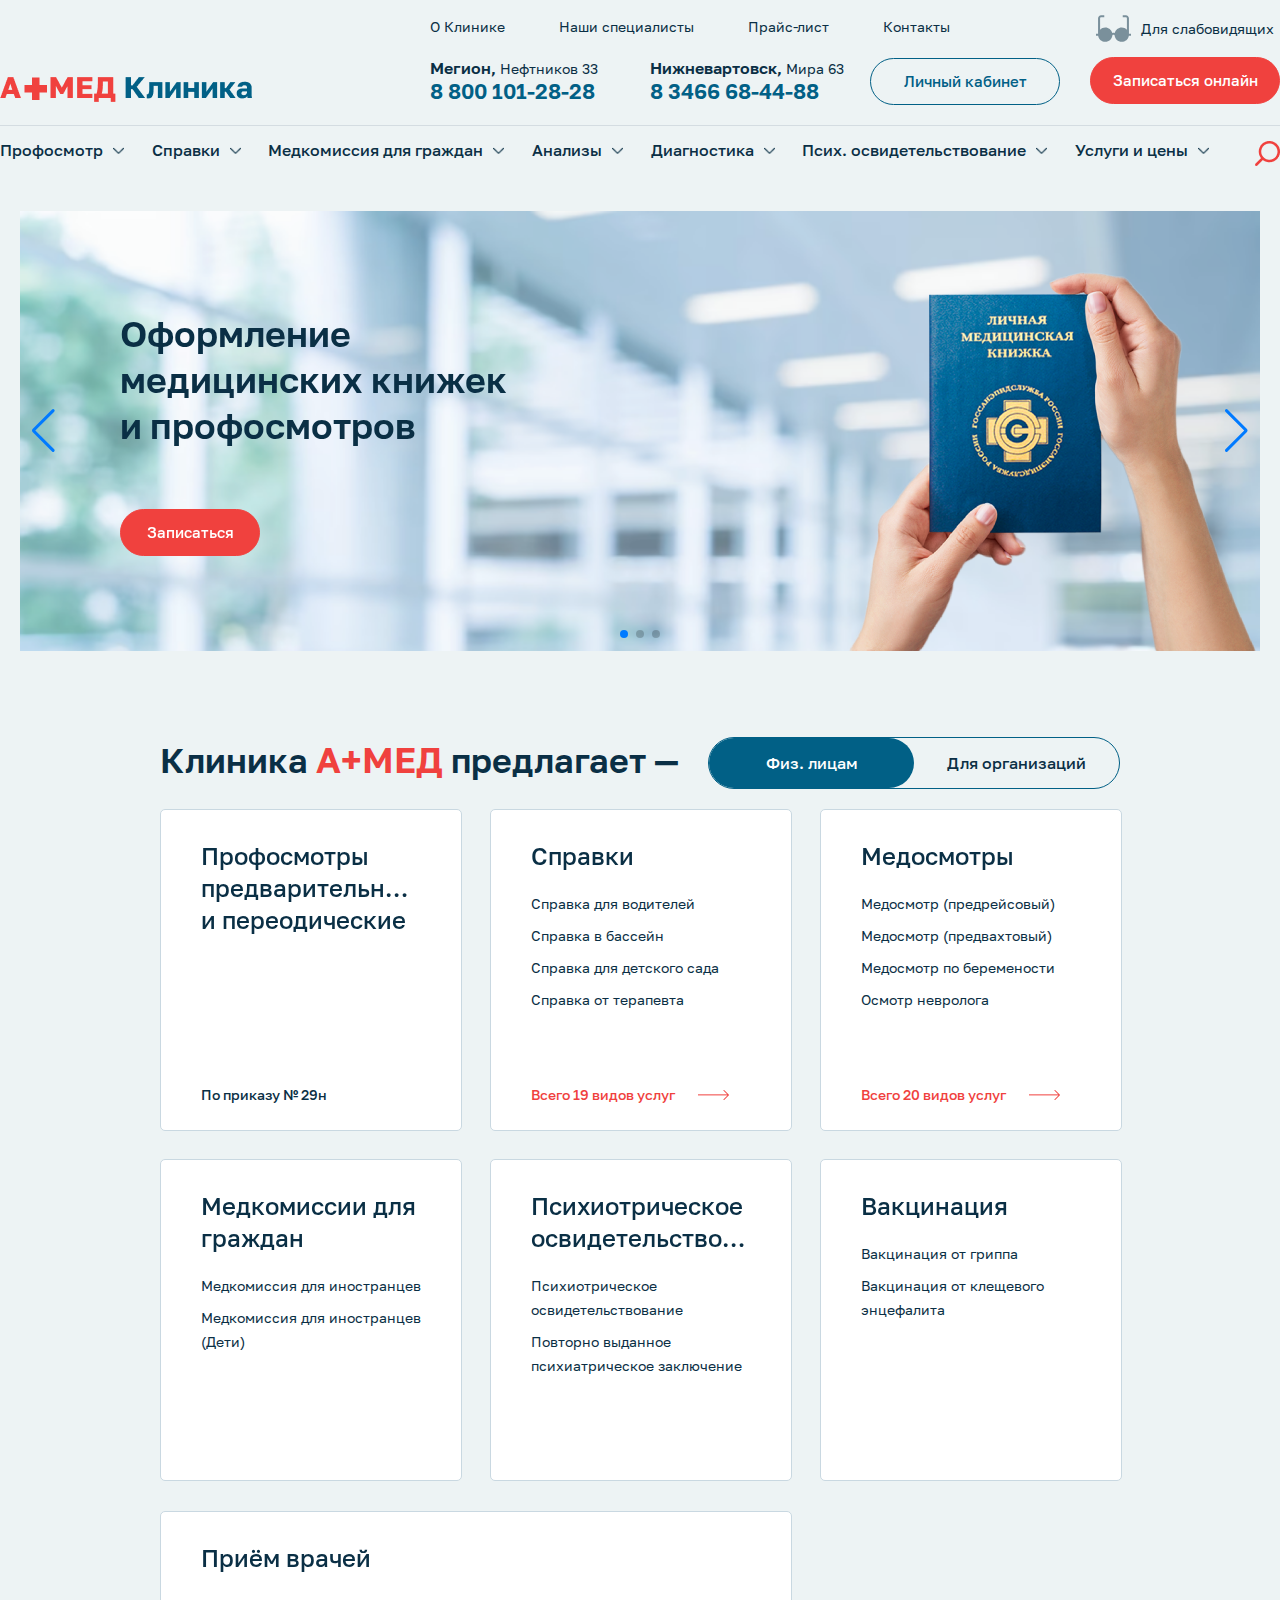
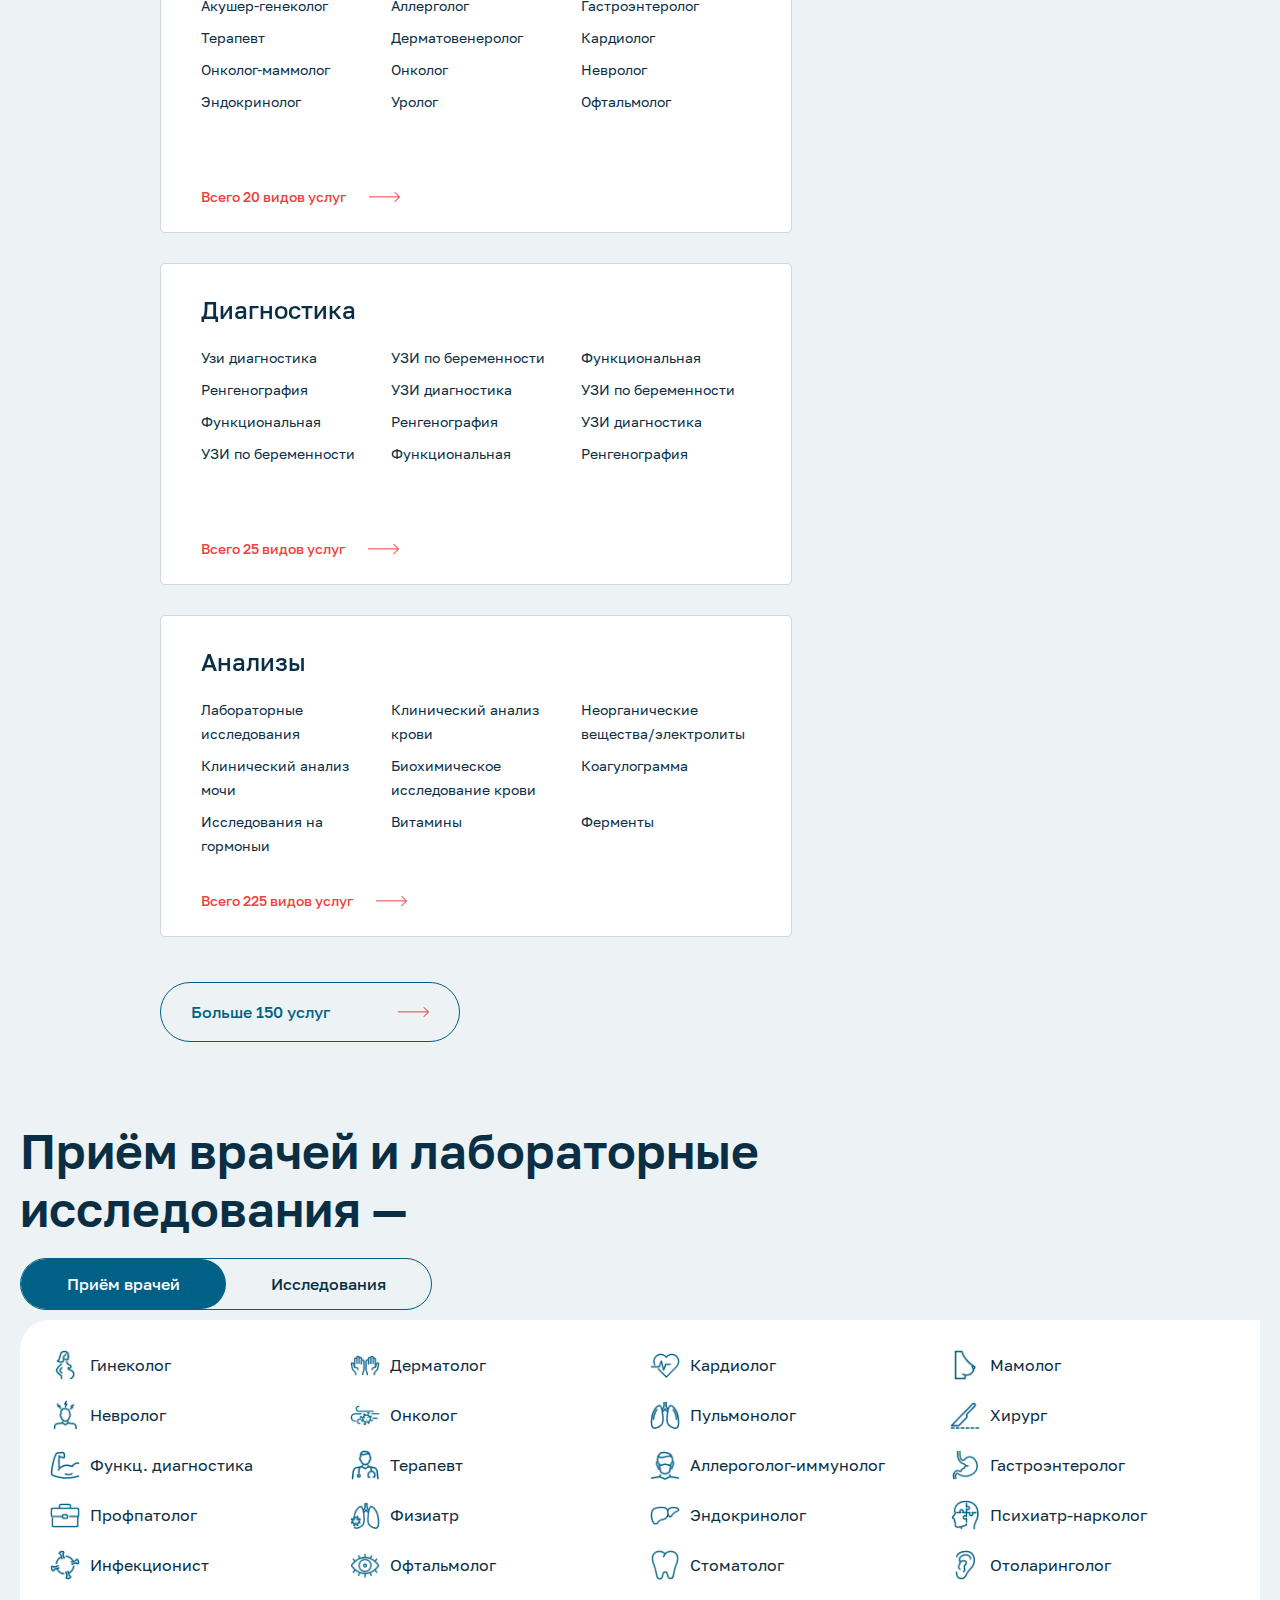
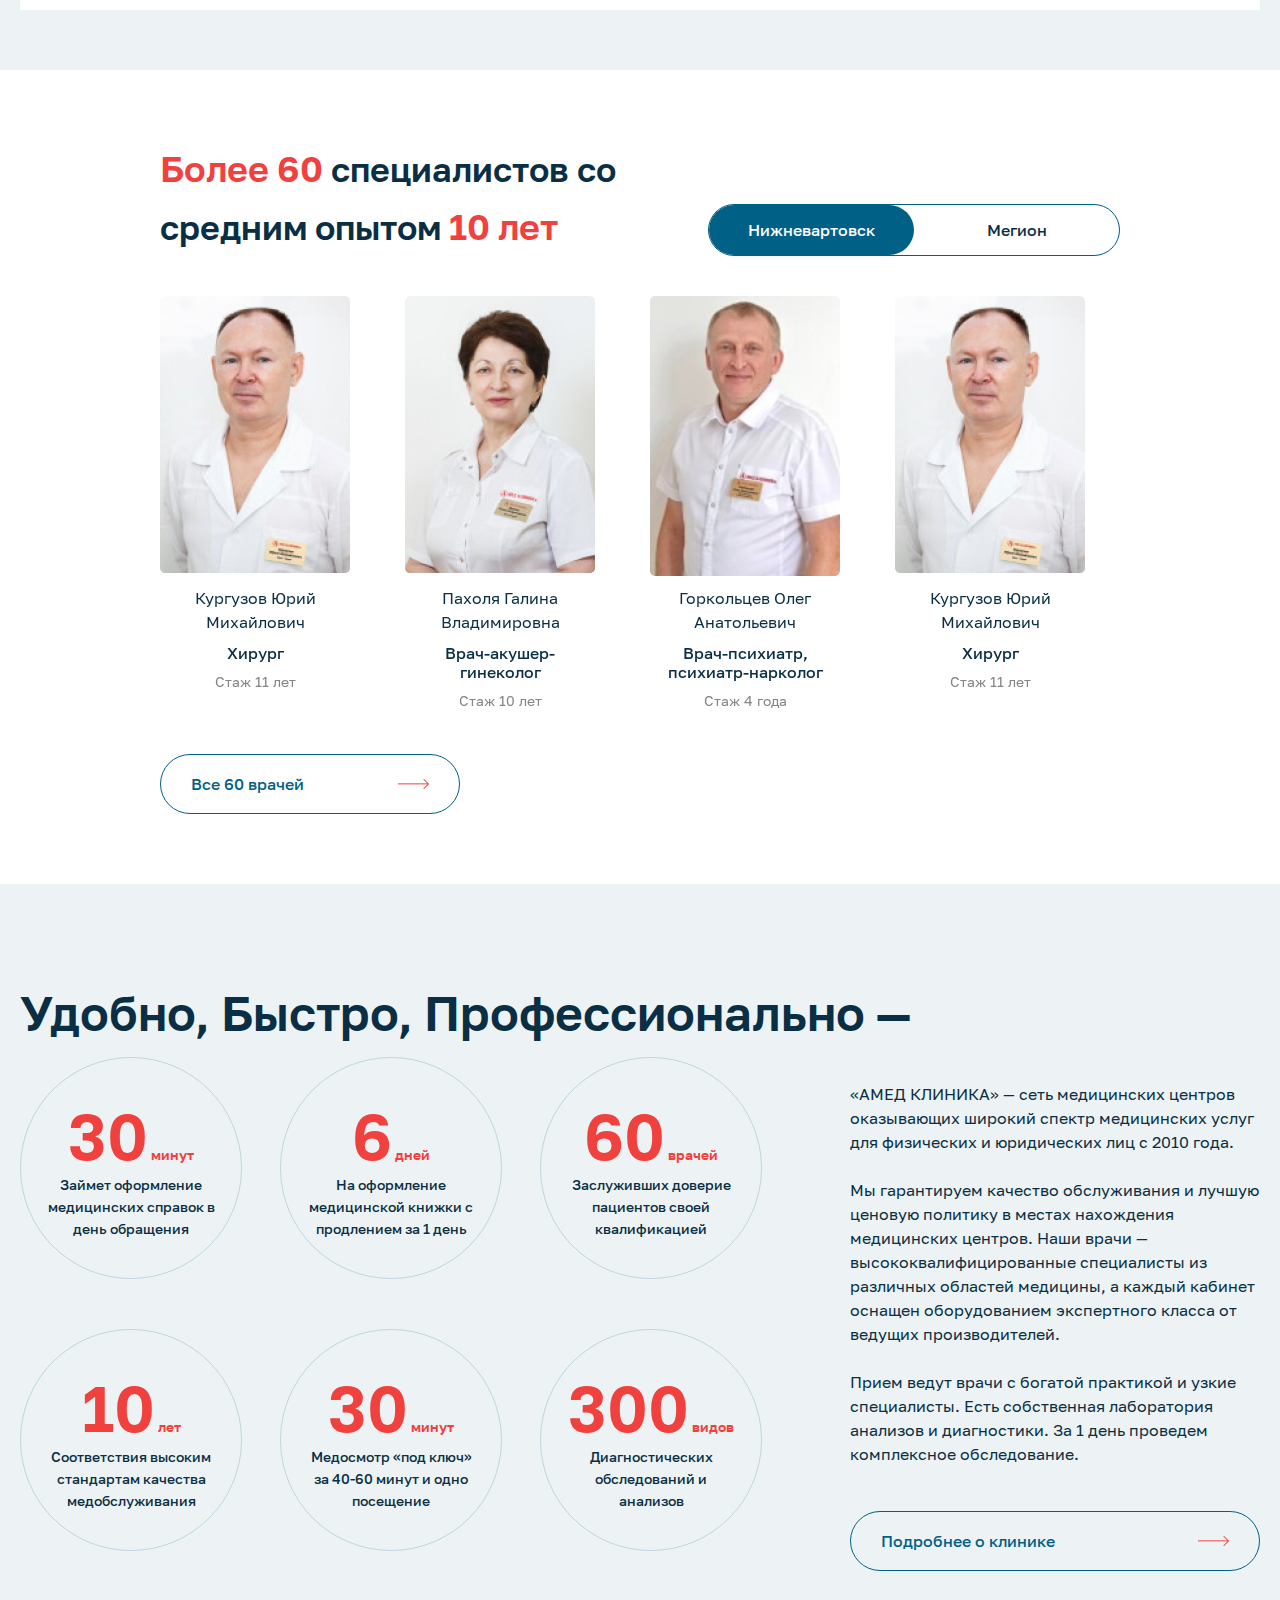
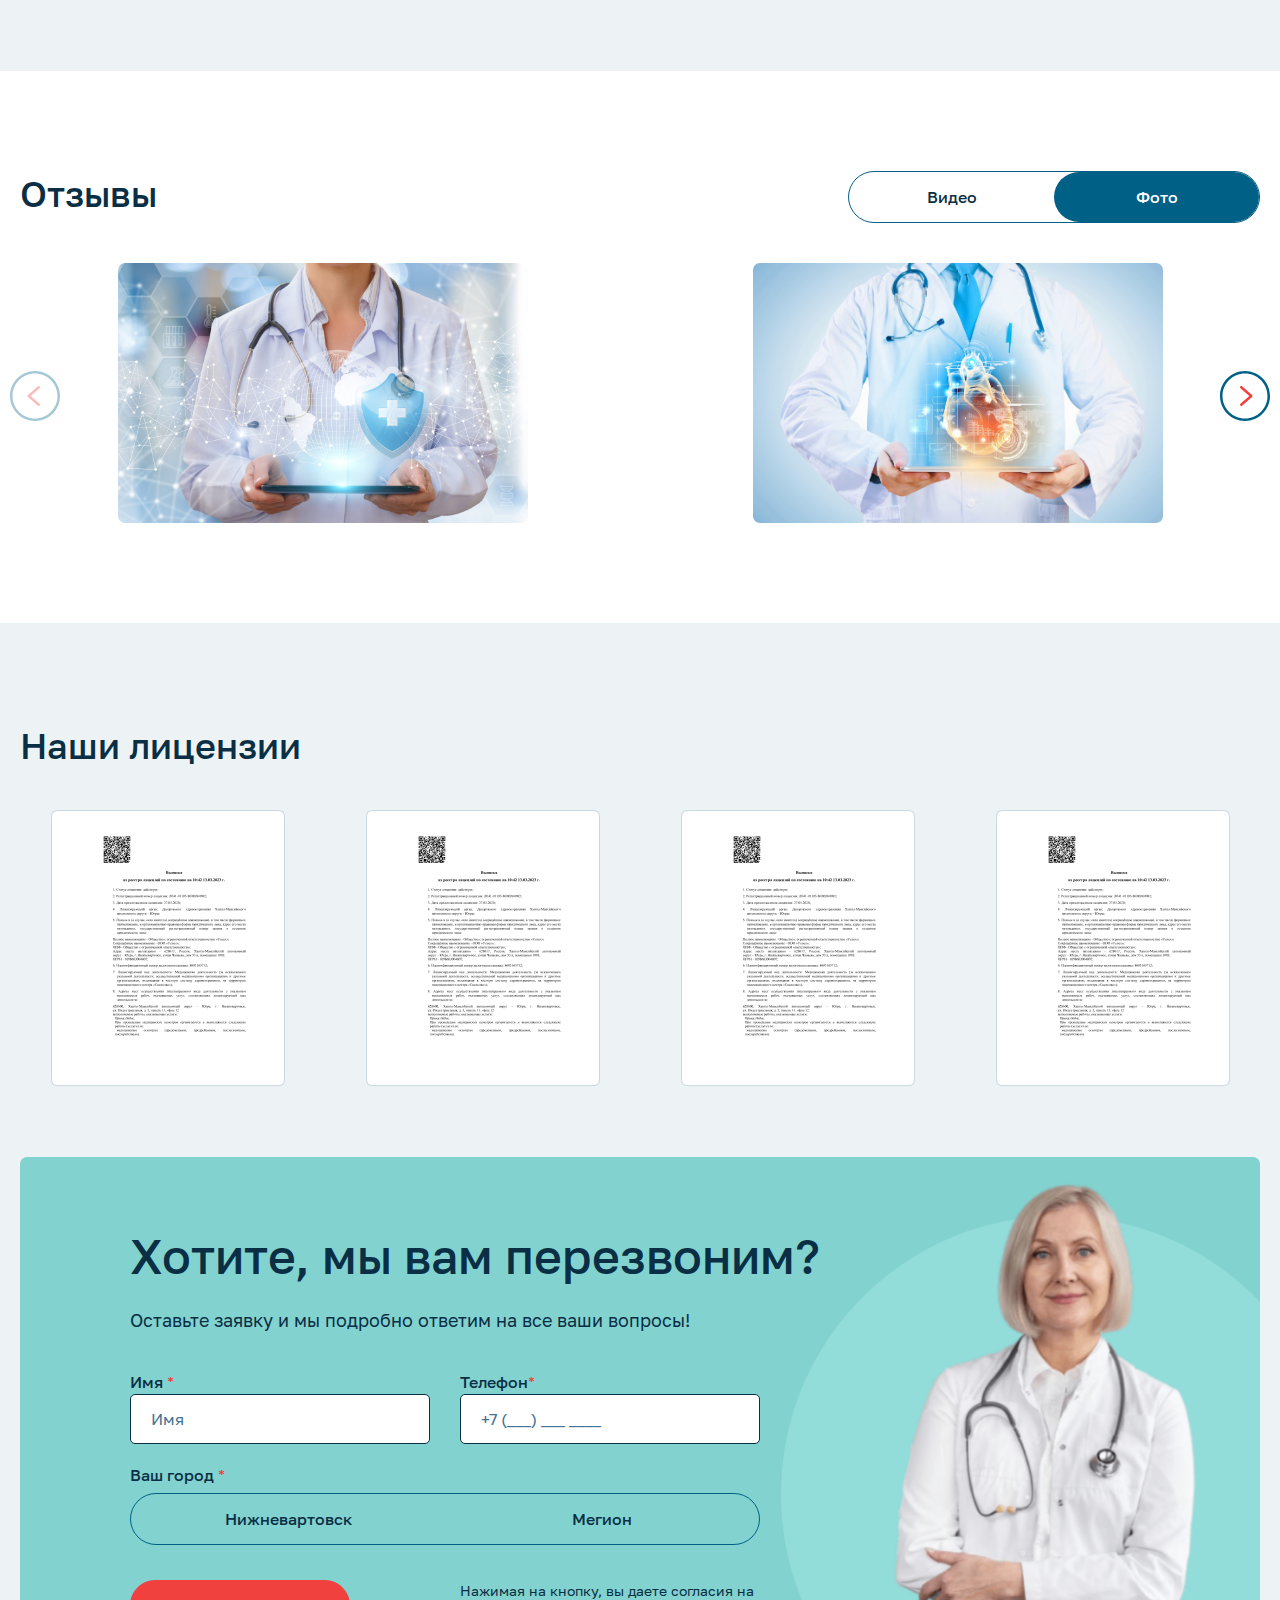
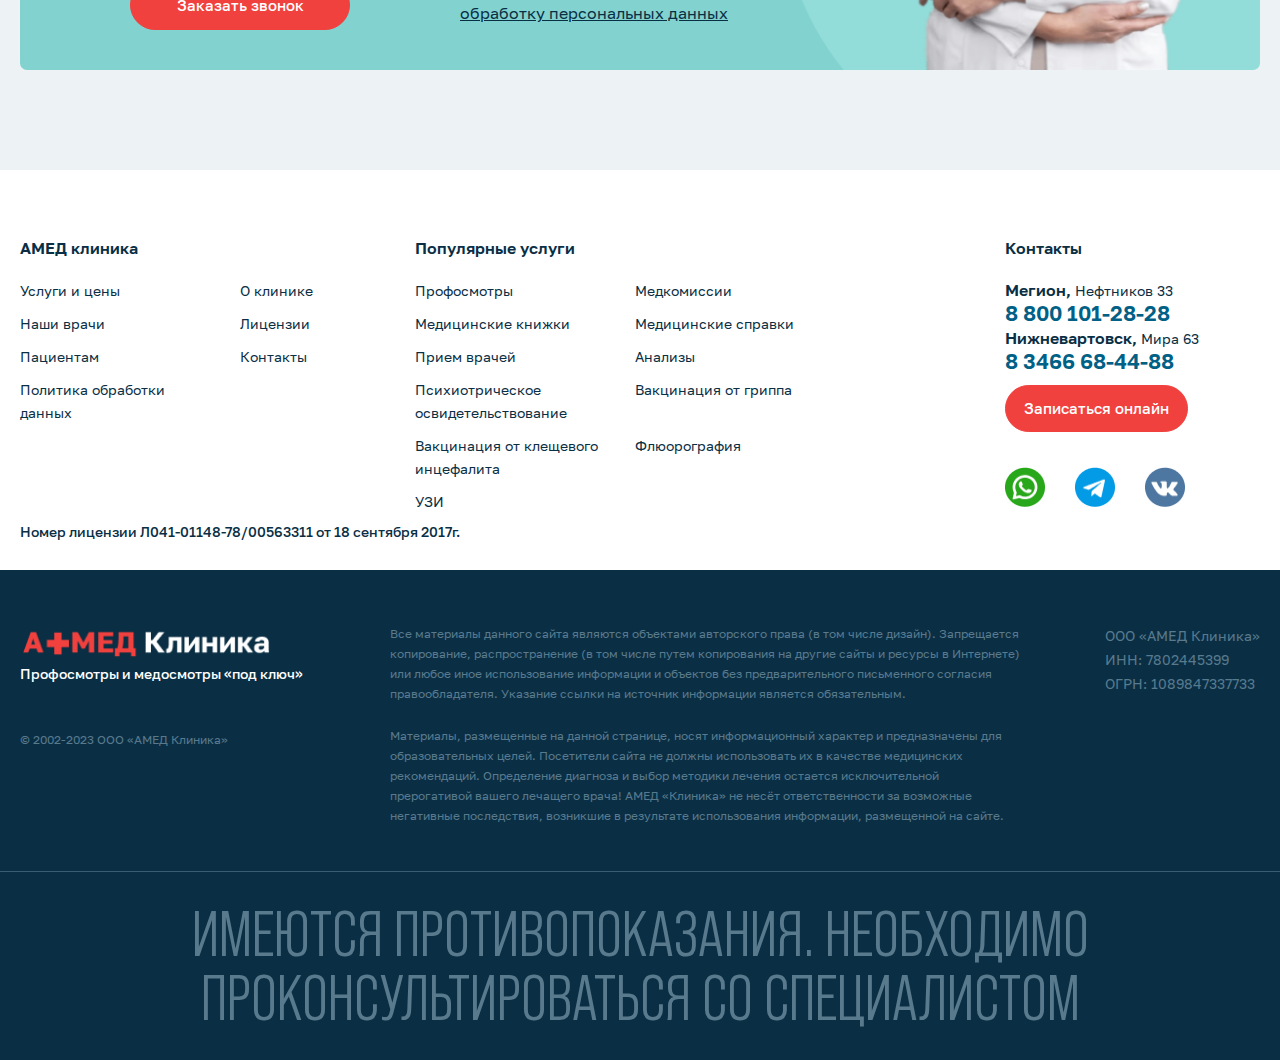
<file: index.html>
<!DOCTYPE html>
<html lang="ru">

<head>
    <meta charset="UTF-8">
    <meta name="viewport" content="width=device-width, initial-scale=1.0">
    <link rel="stylesheet" href="fonts/Golos.css">
    <link rel="stylesheet" href="fonts/bebas.css">
    <link rel="stylesheet" href="swiper-bundle.css">
    <link rel="stylesheet" href="styles.css">
    <link rel="stylesheet" href="invise.css">


    <title>Амед Клиника</title>
</head>


<body>
    <div class="page">

        <header class="header">
            <div class="header__desctop">
                <div class="header__top">
                    <div class="logo header__logo" alt="logo"></div>
                    <div class="header__right-container">
                        <div class="header__container">
                            <ul class="header__first-menu">
                                <li>
                                    <a href="#">О Клинике</a>
                                </li>
                                <li>
                                    <a href="#">Наши специалисты</a>
                                </li>
                                <li>
                                    <a href="#">Прайс-лист</a>
                                </li>
                                <li>
                                    <a href="#">Контакты</a>
                                </li>
                            </ul>
                            <div class="header__adress">
                                <div class="header__adress-container">
                                    <p class="header__adress-title">
                                        <span>Мегион,</span> Нефтников 33
                                    </p>
                                    <a href="tel: 88001012828" class="header__adress-phone">
                                        8 800 101-28-28
                                    </a>
                                </div>
                                <div class="header__adress-container">
                                    <p class="header__adress-title">
                                        <span>Нижневартовск,</span> Мира 63
                                    </p>
                                    <a href="tel: 83466684488" class="header__adress-phone">
                                        8 3466 68-44-88
                                    </a>
                                </div>
                                <button class="rec-btn login-btn" id="lk">
                                    Личный кабинет
                                </button>
                            </div>
                            <div class="login__container invisibility">
                                <ul>
                                    <li id="lk-list">
                                        <a href="#" id="lk-list">
                                            Для физических лиц
                                        </a>
                                    </li>
                                    <li id="lk-list"> 
                                        <a href="#" id="lk-list">
                                            Для орагнизаций
                                        </a>
                                    </li>
                                    <li id="lk-list">
                                        <a href="#" id="lk-list">
                                            Помощь по личному кабинету
                                        </a>
                                    </li>
                                </ul>
                            </div>
                        </div>
                        <div class="header__last-container">
                            <div class="header__visually-impaired-container">
                                <button class="header__visually-impaired-container_btn">
                                    <img src="images/Eye.svg" alt="Очки">
                                    <p>Для слабовидящих</p>
                                </button>
                                <button class="rec-btn" id="rec">
                                    Записаться онлайн
                                </button>
                            </div>
                        </div>
                    </div>
                </div>
                <div class="header__bottom">
                    <ul class="header__bottom-menu">
                        <li>
                            <a href="#">
                                <p>
                                    Профосмотр
                                </p>
                                <div></div>
                            </a>
                            <ul class="header__menu-second-floor">
                                <li>
                                    <a href="#">
                                        тест подстраиваем ширину под текст
                                    </a>
                                </li>
                                <li>
                                    <a href="#">
                                        тест
                                    </a>
                                </li>
                                <li>
                                    <a href="#">
                                        тест
                                    </a>
                                </li>
                                <li>
                                    <a href="#">
                                        тест
                                    </a>
                                </li>
                            </ul>
                        </li>
                        <li>
                            <a href="#">
                                <p>
                                    Справки
                                </p>
                                <div></div>
                            </a>
                            <ul class="header__menu-second-floor">
                                <li>
                                    <a href="#">
                                        тест подстраиваем ширину под текст
                                    </a>
                                </li>
                                <li>
                                    <a href="#">
                                        тест
                                    </a>
                                </li>
                                <li>
                                    <a href="#">
                                        тест
                                    </a>
                                </li>
                                <li>
                                    <a href="#">
                                        тест
                                    </a>
                                </li>
                            </ul>
                        </li>
                        <li>
                            <a href="#">
                                <p>
                                    Медкомиссия для граждан
                                </p>
                                <div></div>
                            </a>
                            <ul class="header__menu-second-floor">
                                <li>
                                    <a href="#">
                                        тест подстраиваем ширину под текст
                                    </a>
                                </li>
                                <li>
                                    <a href="#">
                                        тест
                                    </a>
                                </li>
                                <li>
                                    <a href="#">
                                        тест
                                    </a>
                                </li>
                                <li>
                                    <a href="#">
                                        тест
                                    </a>
                                </li>
                            </ul>
                        </li>
                        <li>
                            <a href="#">
                                <p>
                                    Анализы
                                </p>
                                <div></div>
                            </a>
                            <ul class="header__menu-second-floor">
                                <li>
                                    <a href="#">
                                        тест подстраиваем ширину под текст
                                    </a>
                                </li>
                                <li>
                                    <a href="#">
                                        тест
                                    </a>
                                </li>
                                <li>
                                    <a href="#">
                                        тест
                                    </a>
                                </li>
                                <li>
                                    <a href="#">
                                        тест
                                    </a>
                                </li>
                            </ul>
                        </li>
                        <li>
                            <a href="#">
                                <p>
                                    Диагностика
                                </p>
                                <div></div>
                            </a>
                            <ul class="header__menu-second-floor">
                                <li>
                                    <a href="#">
                                        тест подстраиваем ширину под текст
                                    </a>
                                </li>
                                <li>
                                    <a href="#">
                                        тест
                                    </a>
                                </li>
                                <li>
                                    <a href="#">
                                        тест
                                    </a>
                                </li>
                                <li>
                                    <a href="#">
                                        тест
                                    </a>
                                </li>
                            </ul>
                        </li>
                        <li>
                            <a href="#">
                                <p>
                                    Псих. освидетельствование
                                </p>
                                <div></div>
                            </a>
                            <ul class="header__menu-second-floor">
                                <li>
                                    <a href="#">
                                        тест подстраиваем ширину под текст
                                    </a>
                                </li>
                                <li>
                                    <a href="#">
                                        тест
                                    </a>
                                </li>
                                <li>
                                    <a href="#">
                                        тест
                                    </a>
                                </li>
                                <li>
                                    <a href="#">
                                        тест
                                    </a>
                                </li>
                            </ul>
                        </li>
                        <li>
                            <a href="#">
                                <p>
                                    Услуги и цены
                                </p>
                                <div></div>
                            </a>
                            <ul class="header__menu-second-floor">
                                <li>
                                    <a href="#">
                                        тест подстраиваем ширину под текст
                                    </a>
                                </li>
                                <li>
                                    <a href="#">
                                        тест
                                    </a>
                                </li>
                                <li>
                                    <a href="#">
                                        тест
                                    </a>
                                </li>
                                <li>
                                    <a href="#">
                                        тест
                                    </a>
                                </li>
                            </ul>
                        </li>
                    </ul>
                    <div class="search search-desctop" src="images/Search.png" alt="Search" id="search"></div>
                    <div class="search__input-container invisibility" id="search">
                        <input class="search__input" type="text" placeholder="Поиск по сайту" id="search">
                        <img class="search__clear-btn" src="images/Vector.svg" alt="" id="search">
                        <div class="search__container invisibility" id="search">
                            <ul id="search">
                                <li id="search">
                                    <a href="#" id="search">
                                        текст
                                    </a>
                                </li>
                                <li id="search">
                                    <a href="" id="search">
                                        текст
                                    </a>
                                </li>
                                <li id="search">
                                    <a href="" id="search">
                                        текст
                                    </a>
                                </li>
                            </ul>
                        </div>
                    </div>
                </div>
            </div>
            <div class="header-mobile">
                <div class="header-mobile__top-container">
                    <div class="header-mobile__menu-btn"></div>
                    <div class="logo header__logo header-mobile__logo" alt="logo"></div>
                    <div class="header-mobile__container">
                        <img src="images/ЛК.svg" alt="log" id="lk">
                        <img class="search search-mobile" src="images/Search.svg" alt="log" id="search">
                        <div class="search__input-container invisibility" id="search">
                            <input class="search__input" type="text" placeholder="Поиск по сайту" id="search">
                            <img class="search__clear-btn" src="images/Vector.svg" alt="" id="search">
                            <div class="search__container invisibility" id="search">
                                <ul id="search">
                                    <li id="search">
                                        <a href="#" id="search">
                                            текст
                                        </a>
                                    </li>
                                    <li id="search">
                                        <a href="" id="search">
                                            текст
                                        </a>
                                    </li>
                                    <li id="search">
                                        <a href="" id="search">
                                            текст
                                        </a>
                                    </li>
                                </ul>
                            </div>
                        </div>
                    </div>
                </div>
                <button class="rec-btn header-mobile__rec-btn" id="rec">
                    Записаться онлайн
                </button>
                <div class="login__container invisibility">
                    <ul>
                        <li id="lk-list">
                            <a href="#" id="lk-list">
                                Для физических лиц
                            </a>
                        </li>
                        <li id="lk-list"> 
                            <a href="#" id="lk-list">
                                Для орагнизаций
                            </a>
                        </li>
                        <li id="lk-list">
                            <a href="#" id="lk-list">
                                Помощь по личному кабинету
                            </a>
                        </li>
                    </ul>
                </div>
            </div>
            <div class="header__hidden-container">
                <div class="header__bottom">
                    <ul class="header__bottom-menu">
                        <li class="disabled">
                            <a href="#" id="firstMenu">
                                <p id="firstMenu">
                                    Профосмотр
                                </p>
                                <div id="firstMenu"></div>
                            </a>
                            <ul class="header__menu-second-floor">
                                <li>
                                    <a href="#">
                                        тест подстраиваем ширину под текст
                                    </a>
                                </li>
                                <li>
                                    <a href="#">
                                        тест
                                    </a>
                                </li>
                                <li>
                                    <a href="#">
                                        тест
                                    </a>
                                </li>
                                <li>
                                    <a href="#">
                                        тест
                                    </a>
                                </li>
                            </ul>
                        </li>
                        <li class="disabled">
                            <a href="#" id="firstMenu">
                                <p id="firstMenu">
                                    Справки
                                </p>
                                <div id="firstMenu"></div>
                            </a>
                            <ul class="header__menu-second-floor">
                                <li>
                                    <a href="#">
                                        тест подстраиваем ширину под текст
                                    </a>
                                </li>
                                <li>
                                    <a href="#">
                                        тест
                                    </a>
                                </li>
                                <li>
                                    <a href="#">
                                        тест
                                    </a>
                                </li>
                                <li>
                                    <a href="#">
                                        тест
                                    </a>
                                </li>
                            </ul>
                        </li>
                        <li class="disabled">
                            <a href="#" id="firstMenu">
                                <p id="firstMenu">
                                    Медкомиссия для граждан
                                </p>
                                <div id="firstMenu"></div>
                            </a>
                            <ul class="header__menu-second-floor">
                                <li>
                                    <a href="#">
                                        тест подстраиваем ширину под текст
                                    </a>
                                </li>
                                <li>
                                    <a href="#">
                                        тест
                                    </a>
                                </li>
                                <li>
                                    <a href="#">
                                        тест
                                    </a>
                                </li>
                                <li>
                                    <a href="#">
                                        тест
                                    </a>
                                </li>
                            </ul>
                        </li>
                        <li class="disabled">
                            <a href="#" id="firstMenu">
                                <p id="firstMenu">
                                    Анализы
                                </p>
                                <div id="firstMenu"></div>
                            </a>
                            <ul class="header__menu-second-floor">
                                <li>
                                    <a href="#">
                                        тест подстраиваем ширину под текст
                                    </a>
                                </li>
                                <li>
                                    <a href="#">
                                        тест
                                    </a>
                                </li>
                                <li>
                                    <a href="#">
                                        тест
                                    </a>
                                </li>
                                <li>
                                    <a href="#">
                                        тест
                                    </a>
                                </li>
                            </ul>
                        </li>
                        <li class="disabled">
                            <a href="#" id="firstMenu">
                                <p id="firstMenu">
                                    Диагностика
                                </p>
                                <div id="firstMenu"></div>
                            </a>
                            <ul class="header__menu-second-floor">
                                <li>
                                    <a href="#">
                                        тест подстраиваем ширину под текст
                                    </a>
                                </li>
                                <li>
                                    <a href="#">
                                        тест
                                    </a>
                                </li>
                                <li>
                                    <a href="#">
                                        тест
                                    </a>
                                </li>
                                <li>
                                    <a href="#">
                                        тест
                                    </a>
                                </li>
                            </ul>
                        </li>
                        <li class="disabled">
                            <a href="#" id="firstMenu">
                                <p id="firstMenu">
                                    Псих. освидетельствование
                                </p>
                                <div id="firstMenu"></div>
                            </a>
                            <ul class="header__menu-second-floor">
                                <li>
                                    <a href="#">
                                        тест подстраиваем ширину под текст
                                    </a>
                                </li>
                                <li>
                                    <a href="#">
                                        тест
                                    </a>
                                </li>
                                <li>
                                    <a href="#">
                                        тест
                                    </a>
                                </li>
                                <li>
                                    <a href="#">
                                        тест
                                    </a>
                                </li>
                            </ul>
                        </li>
                        <li class="disabled">
                            <a href="#" id="firstMenu">
                                <p id="firstMenu">
                                    Услуги и цены
                                </p>
                                <div id="firstMenu"></div>
                            </a>
                            <ul class="header__menu-second-floor">
                                <li>
                                    <a href="#">
                                        тест подстраиваем ширину под текст
                                    </a>
                                </li>
                                <li>
                                    <a href="#">
                                        тест
                                    </a>
                                </li>
                                <li>
                                    <a href="#">
                                        тест
                                    </a>
                                </li>
                                <li>
                                    <a href="#">
                                        тест
                                    </a>
                                </li>
                            </ul>
                        </li>
                    </ul>
                </div>
                <ul class="header__first-menu">
                    <li>
                        <a href="#">О Клинике</a>
                    </li>
                    <li>
                        <a href="#">Наши специалисты</a>
                    </li>
                    <li>
                        <a href="#">Прайс-лист</a>
                    </li>
                    <li>
                        <a href="#">Контакты</a>
                    </li>
                </ul>
                <div class="header__adress">
                    <div class="header__adress-container">
                        <p class="header__adress-title">
                            <span>Мегион,</span> Нефтников 33
                        </p>
                        <a href="tel: 88001012828" class="header__adress-phone">
                            8 800 101-28-28
                        </a>
                    </div>
                    <div class="header__adress-container">
                        <p class="header__adress-title">
                            <span>Нижневартовск,</span> Мира 63
                        </p>
                        <a href="tel: 83466684488" class="header__adress-phone">
                            8 3466 68-44-88
                        </a>
                    </div>
                </div>
            </div>
        </header>

        <section class="baner">
            <div class="swiper mySwiper">
                <div class="swiper-wrapper" data-swiper-autoplay="2000">
                    <div class="swiper-slide">
                        <div class="baner__slider-container" style="background-image: url(images/image\ 8.png);">
                            <div class="baner__slide">
                                <h2>
                                    Оформление медицинских книжек и профосмотров
                                </h2>
                                <button class="rec-btn" id="app">
                                    Записаться
                                </button>
                            </div>
                        </div>
                    </div>
                    <div class="swiper-slide">
                        <div class="baner__slider-container" style="background-image: url(images/image\ 8.png);">
                            <div class="baner__slide">
                                <h2>
                                    Текст на слайде 2
                                </h2>
                                <button class="rec-btn" id="app">
                                    Записаться
                                </button>
                            </div>
                        </div>
                    </div>
                    <div class="swiper-slide">
                        <div class="baner__slider-container" style="background-image: url(images/image\ 8.png);">
                            <div class="baner__slide">
                                <h2>
                                    Текст на слайде 3
                                </h2>
                                <button class="rec-btn" id="app">
                                    Записаться
                                </button>
                            </div>
                        </div>
                    </div>
                </div>
                <div class="swiper-pagination"></div>
                <div class="swiper-button-next"></div>
                <div class="swiper-button-prev"></div>
            </div>
            <div class="baner__container">
                <div class="baner__card" style="background-image: url(images/Баннер.png);">
                    <h2>
                        Запишитесь на приём к врачу
                    </h2>
                    <button class="rec-btn" id="app">
                        Записаться
                    </button>
                </div>
                <div class="baner__card" style="background-image: url(images/Mask\ group.png);">
                    <h2>
                        Углубленный медосмотр (УМО)
                    </h2>
                    <button class="rec-btn detailed-btn">
                        Подробнее
                    </button>
                </div>
            </div>
        </section>

        <section class="offer">
            <div class="offer__container-top">
                <h2 class="offer__title">
                    Клиника <span>А+МЕД</span> предлагает —
                </h2>
                <div class="choice-filter-btn offer__btn-choice">
                    <div class="choice-filter-btn__color"></div>
                    <p class="choice-filter-btn__title choice-filter-btn__title-color">
                        Физ. лицам
                    </p>
                    <p class="choice-filter-btn__title">
                        Для организаций
                    </p>
                </div>
            </div>
            <div class="offer__container-grid invisibility" id="organizationPers">
                <div class="offer__card">
                    <a class="offer__card-title-link">
                        Профосмотры предварительные и переодические
                    </a>
                    <a class="offer__card-text-bottom" style="color: rgba(10, 47, 69, 1);">
                        По приказу № 29н
                    </a>
                </div>

                <div class="offer__card">
                    <a class="offer__card-title-link">
                        Справки
                    </a>
                    <ul class="offer__container-list">
                        <li>
                            <a href="#">Справка для водителей</a>
                        </li>
                        <li>
                            <a href="#">Справка в бассейн</a>
                        </li>
                        <li>
                            <a href="#">Справка для детского сада</a>
                        </li>
                        <li>
                            <a href="#">Справка от терапевта</a>
                        </li>
                    </ul>
                    <a class="offer__card-text-bottom">
                        Всего 19 видов услуг
                        <img src="images/ArrowRight.png" alt="arrow">
                    </a>
                </div>
                <div class="offer__card">
                    <a class="offer__card-title-link">
                        Медосмотры
                    </a>
                    <ul class="offer__container-list">
                        <li>
                            <a href="#">Медосмотр (предрейсовый)</a>
                        </li>
                        <li>
                            <a href="#">Медосмотр (предвахтовый)</a>
                        </li>
                        <li>
                            <a href="#">Медосмотр по беремености</a>
                        </li>
                        <li>
                            <a href="#">Осмотр невролога</a>
                        </li>
                    </ul>
                    <a class="offer__card-text-bottom">
                        Всего 20 видов услуг
                        <img src="images/ArrowRight.png" alt="arrow">
                    </a>
                </div>
                <div class="offer__card offer__card-two-column">
                    <a class="offer__card-title-link">
                        Приём врачей
                    </a>
                    <ul class="offer__container-list offer__container-list-grid">
                        <li>
                            <a href="#">Акушер-генеколог</a>
                        </li>
                        <li>
                            <a href="#">Аллерголог</a>
                        </li>
                        <li>
                            <a href="#">Гастроэнтеролог</a>
                        </li>
                        <li>
                            <a href="#">Терапевт</a>
                        </li>
                        <li>
                            <a href="#">Дерматовенеролог</a>
                        </li>
                        <li>
                            <a href="#">Кардиолог</a>
                        </li>
                        <li>
                            <a href="#">Онколог-маммолог</a>
                        </li>
                        <li>
                            <a href="#">Онколог</a>
                        </li>
                        <li>
                            <a href="#">Невролог</a>
                        </li>
                        <li>
                            <a href="#">Эндокринолог</a>
                        </li>
                        <li>
                            <a href="#">Уролог</a>
                        </li>
                        <li>
                            <a href="#">Офтальмолог</a>
                        </li>
                    </ul>
                    <a class="offer__card-text-bottom">
                        Всего 20 видов услуг
                        <img src="images/ArrowRight.png" alt="arrow">
                    </a>
                </div>
                <div class="offer__card">
                    <a class="offer__card-title-link">
                        Психиотрическое освидетельствование
                    </a>
                    <ul class="offer__container-list">
                        <li>
                            <a href="#">Психиотрическое освидетельствование</a>
                        </li>
                        <li>
                            <a href="#">Повторно выданное психиатрическое заключение</a>
                        </li>
                    </ul>
                </div>
                <div class="offer__card">
                    <a class="offer__card-title-link">
                        Медкомиссии для граждан
                    </a>
                    <ul class="offer__container-list">
                        <li>
                            <a href="#">Медкомиссия для иностранцев</a>
                        </li>
                        <li>
                            <a href="#">Медкомиссия для иностранцев (Дети)</a>
                        </li>
                    </ul>
                </div>
                <div class="offer__card">
                    <a class="offer__card-title-link">
                        Вакцинация
                    </a>
                    <ul class="offer__container-list">
                        <li>
                            <a href="#">Вакцинация от гриппа</a>
                        </li>
                        <li>
                            <a href="#">Вакцинация от клещевого энцефалита</a>
                        </li>
                    </ul>
                </div>
                <div class="offer__card offer__card-two-column">
                    <a class="offer__card-title-link">
                        Приём врачей
                    </a>
                    <ul class="offer__container-list offer__container-list-grid">
                        <li>
                            <a href="#">Акушер-генеколог</a>
                        </li>
                        <li>
                            <a href="#">Аллерголог</a>
                        </li>
                        <li>
                            <a href="#">Гастроэнтеролог</a>
                        </li>
                        <li>
                            <a href="#">Терапевт</a>
                        </li>
                        <li>
                            <a href="#">Дерматовенеролог</a>
                        </li>
                        <li>
                            <a href="#">Кардиолог</a>
                        </li>
                        <li>
                            <a href="#">Онколог-маммолог</a>
                        </li>
                        <li>
                            <a href="#">Онколог</a>
                        </li>
                        <li>
                            <a href="#">Невролог</a>
                        </li>
                        <li>
                            <a href="#">Эндокринолог</a>
                        </li>
                        <li>
                            <a href="#">Уролог</a>
                        </li>
                        <li>
                            <a href="#">Офтальмолог</a>
                        </li>
                    </ul>
                    <a class="offer__card-text-bottom">
                        Всего 20 видов услуг
                        <img src="images/ArrowRight.png" alt="arrow">
                    </a>
                </div>
                <div class="offer__card offer__card-two-column">
                    <a class="offer__card-title-link">
                        Диагностика
                    </a>
                    <ul class="offer__container-list offer__container-list-grid">
                        <li>
                            <a href="#">Узи диагностика</a>
                        </li>
                        <li>
                            <a href="#">УЗИ по беременности</a>
                        </li>
                        <li>
                            <a href="#">Функциональная</a>
                        </li>
                        <li>
                            <a href="#">Ренгенография</a>
                        </li>
                        <li>
                            <a href="#">УЗИ диагностика</a>
                        </li>
                        <li>
                            <a href="#">УЗИ по беременности</a>
                        </li>
                        <li>
                            <a href="#">Функциональная</a>
                        </li>
                        <li>
                            <a href="#">Ренгенография</a>
                        </li>
                        <li>
                            <a href="#">УЗИ диагностика</a>
                        </li>
                        <li>
                            <a href="#">УЗИ по беременности</a>
                        </li>
                        <li>
                            <a href="#">Функциональная</a>
                        </li>
                        <li>
                            <a href="#">Ренгенография</a>
                        </li>
                    </ul>
                    <a class="offer__card-text-bottom">
                        Всего 25 видов услуг
                        <img src="images/ArrowRight.png" alt="arrow">
                    </a>
                </div>
                <div class="offer__card offer__card-two-column">
                    <a class="offer__card-title-link">
                        Анализы
                    </a>
                    <ul class="offer__container-list offer__container-list-grid">
                        <li>
                            <a href="#">Лабораторные исследования</a>
                        </li>
                        <li>
                            <a href="#">Клинический анализ крови</a>
                        </li>
                        <li>
                            <a href="#">Неорганические вещества/электролиты</a>
                        </li>
                        <li>
                            <a href="#">Клинический анализ мочи</a>
                        </li>
                        <li>
                            <a href="#">Биохимическое исследование крови</a>
                        </li>
                        <li>
                            <a href="#">Коагулограмма</a>
                        </li>
                        <li>
                            <a href="#">Исследования на гормоныи</a>
                        </li>
                        <li>
                            <a href="#">Витамины</a>
                        </li>

                        <li>
                            <a href="#">Ферменты</a>
                        </li>
                    </ul>
                    <a class="offer__card-text-bottom">
                        Всего 225 видов услуг
                        <img src="images/ArrowRight.png" alt="arrow">
                    </a>
                </div>
            </div>
            <div class="offer__container-grid" id="naturalPers">
                <div class="offer__card">
                    <a class="offer__card-title-link">
                        Профосмотры предварительные и переодические
                    </a>
                    <a class="offer__card-text-bottom" style="color: rgba(10, 47, 69, 1);">
                        По приказу № 29н
                    </a>
                </div>
                <div class="offer__card">
                    <a class="offer__card-title-link">
                        Справки
                    </a>
                    <ul class="offer__container-list">
                        <li>
                            <a href="#">Справка для водителей</a>
                        </li>
                        <li>
                            <a href="#">Справка в бассейн</a>
                        </li>
                        <li>
                            <a href="#">Справка для детского сада</a>
                        </li>
                        <li>
                            <a href="#">Справка от терапевта</a>
                        </li>
                    </ul>
                    <a class="offer__card-text-bottom">
                        Всего 19 видов услуг
                        <img src="images/ArrowRight.png" alt="arrow">
                    </a>
                </div>
                <div class="offer__card">
                    <a class="offer__card-title-link">
                        Медосмотры
                    </a>
                    <ul class="offer__container-list">
                        <li>
                            <a href="#">Медосмотр (предрейсовый)</a>
                        </li>
                        <li>
                            <a href="#">Медосмотр (предвахтовый)</a>
                        </li>
                        <li>
                            <a href="#">Медосмотр по беремености</a>
                        </li>
                        <li>
                            <a href="#">Осмотр невролога</a>
                        </li>
                    </ul>
                    <a class="offer__card-text-bottom">
                        Всего 20 видов услуг
                        <img src="images/ArrowRight.png" alt="arrow">
                    </a>
                </div>
                <div class="offer__card">
                    <a class="offer__card-title-link">
                        Медкомиссии для граждан
                    </a>
                    <ul class="offer__container-list">
                        <li>
                            <a href="#">Медкомиссия для иностранцев</a>
                        </li>
                        <li>
                            <a href="#">Медкомиссия для иностранцев (Дети)</a>
                        </li>
                    </ul>
                </div>
                <div class="offer__card">
                    <a class="offer__card-title-link">
                        Психиотрическое освидетельствование
                    </a>
                    <ul class="offer__container-list">
                        <li>
                            <a href="#">Психиотрическое освидетельствование</a>
                        </li>
                        <li>
                            <a href="#">Повторно выданное психиатрическое заключение</a>
                        </li>
                    </ul>
                </div>
                <div class="offer__card">
                    <a class="offer__card-title-link">
                        Вакцинация
                    </a>
                    <ul class="offer__container-list">
                        <li>
                            <a href="#">Вакцинация от гриппа</a>
                        </li>
                        <li>
                            <a href="#">Вакцинация от клещевого энцефалита</a>
                        </li>
                    </ul>
                </div>
                <div class="offer__card offer__card-two-column">
                    <a class="offer__card-title-link">
                        Приём врачей
                    </a>
                    <ul class="offer__container-list offer__container-list-grid">
                        <li>
                            <a href="#">Акушер-генеколог</a>
                        </li>
                        <li>
                            <a href="#">Аллерголог</a>
                        </li>
                        <li>
                            <a href="#">Гастроэнтеролог</a>
                        </li>
                        <li>
                            <a href="#">Терапевт</a>
                        </li>
                        <li>
                            <a href="#">Дерматовенеролог</a>
                        </li>
                        <li>
                            <a href="#">Кардиолог</a>
                        </li>
                        <li>
                            <a href="#">Онколог-маммолог</a>
                        </li>
                        <li>
                            <a href="#">Онколог</a>
                        </li>
                        <li>
                            <a href="#">Невролог</a>
                        </li>
                        <li>
                            <a href="#">Эндокринолог</a>
                        </li>
                        <li>
                            <a href="#">Уролог</a>
                        </li>
                        <li>
                            <a href="#">Офтальмолог</a>
                        </li>
                    </ul>
                    <a class="offer__card-text-bottom">
                        Всего 20 видов услуг
                        <img src="images/ArrowRight.png" alt="arrow">
                    </a>
                </div>
                <div class="offer__card offer__card-two-column">
                    <a class="offer__card-title-link">
                        Диагностика
                    </a>
                    <ul class="offer__container-list offer__container-list-grid">
                        <li>
                            <a href="#">Узи диагностика</a>
                        </li>
                        <li>
                            <a href="#">УЗИ по беременности</a>
                        </li>
                        <li>
                            <a href="#">Функциональная</a>
                        </li>
                        <li>
                            <a href="#">Ренгенография</a>
                        </li>
                        <li>
                            <a href="#">УЗИ диагностика</a>
                        </li>
                        <li>
                            <a href="#">УЗИ по беременности</a>
                        </li>
                        <li>
                            <a href="#">Функциональная</a>
                        </li>
                        <li>
                            <a href="#">Ренгенография</a>
                        </li>
                        <li>
                            <a href="#">УЗИ диагностика</a>
                        </li>
                        <li>
                            <a href="#">УЗИ по беременности</a>
                        </li>
                        <li>
                            <a href="#">Функциональная</a>
                        </li>
                        <li>
                            <a href="#">Ренгенография</a>
                        </li>
                    </ul>
                    <a class="offer__card-text-bottom">
                        Всего 25 видов услуг
                        <img src="images/ArrowRight.png" alt="arrow">
                    </a>
                </div>
                <div class="offer__card offer__card-two-column">
                    <a class="offer__card-title-link">
                        Анализы
                    </a>
                    <ul class="offer__container-list offer__container-list-grid">
                        <li>
                            <a href="#">Лабораторные исследования</a>
                        </li>
                        <li>
                            <a href="#">Клинический анализ крови</a>
                        </li>
                        <li>
                            <a href="#">Неорганические вещества/электролиты</a>
                        </li>
                        <li>
                            <a href="#">Клинический анализ мочи</a>
                        </li>
                        <li>
                            <a href="#">Биохимическое исследование крови</a>
                        </li>
                        <li>
                            <a href="#">Коагулограмма</a>
                        </li>
                        <li>
                            <a href="#">Исследования на гормоныи</a>
                        </li>
                        <li>
                            <a href="#">Витамины</a>
                        </li>

                        <li>
                            <a href="#">Ферменты</a>
                        </li>
                    </ul>
                    <a class="offer__card-text-bottom">
                        Всего 225 видов услуг
                        <img src="images/ArrowRight.png" alt="arrow">
                    </a>
                </div>
            </div>
            <a class="more-btn__link" href="#">
                <button class="more-btn">
                    Больше 150 услуг
                    <img src="images/ArrowRight.png" alt="arrow">
                </button>
            </a>
        </section>

        <section class="docs-appointment">
            <h2 class="docs-appointment__title">
                Приём врачей и лабораторные исследования —
            </h2>
            <div class="choice-filter-btn docs-appointment__btn-choice">
                <div class="choice-filter-btn__color"></div>
                <p class="choice-filter-btn__title choice-filter-btn__title-color">
                    Приём врачей
                </p>
                <p class="choice-filter-btn__title">
                    Исследования
                </p>
            </div>
            <div class="docs-appointment__container" id="docsAppointment">
                <ul class="docs-appointment__list-grid">
                    <li>
                        <a href="#">
                            <img src="images/woman.png" alt="picture">
                            Гинеколог
                        </a>
                    </li>
                    <li>
                        <a href="#">
                            <img src="images/hands.png" alt="picture">
                            Дерматолог
                        </a>
                    </li>
                    <li>
                        <a href="#">
                            <img src="images/hearth.png" alt="picture">
                            Кардиолог
                        </a>
                    </li>
                    <li>
                        <a href="#">
                            <img src="images/tit.png" alt="picture">
                            Мамолог
                        </a>
                    </li>
                    <li>
                        <a href="#">
                            <img src="images/head.png" alt="picture">
                            Невролог
                        </a>
                    </li>
                    <li>
                        <a href="#">
                            <img src="images/ffff.png" alt="picture">
                            Онколог
                        </a>
                    </li>
                    <li>
                        <a href="#">
                            <img src="images/easy.png" alt="picture">
                            Пульмонолог
                        </a>
                    </li>
                    <li>
                        <a href="#">
                            <img src="images/knife.png" alt="picture">
                            Хирург
                        </a>
                    </li>
                    <li>
                        <a href="#">
                            <img src="images/strong.png" alt="picture">
                            Функц. диагностика
                        </a>
                    </li>
                    <li>
                        <a href="#">
                            <img src="images/doc.png" alt="picture">
                            Терапевт
                        </a>
                    </li>
                    <li>
                        <a href="#">
                            <img src="images/doc2.png" alt="picture">
                            Аллероголог-иммунолог
                        </a>
                    </li>
                    <li>
                        <a href="#">
                            <img src="images/gastro.png" alt="picture">
                            Гастроэнтеролог
                        </a>
                    </li>
                    <li>
                        <a href="#">
                            <img src="images/bag.png" alt="picture">
                            Профпатолог
                        </a>
                    </li>
                    <li>
                        <a href="#">
                            <img src="images/easy2.png" alt="picture">
                            Физиатр
                        </a>
                    </li>
                    <li>
                        <a href="#">
                            <img src="images/ando.png" alt="picture">
                            Эндокринолог
                        </a>
                    </li>
                    <li>
                        <a href="#">
                            <img src="images/head2.png" alt="picture">
                            Психиатр-нарколог
                        </a>
                    </li>
                    <li>
                        <a href="#">
                            <img src="images/virus.png" alt="picture">
                            Инфекционист
                        </a>
                    </li>
                    <li>
                        <a href="#">
                            <img src="images/ece.png" alt="picture">
                            Офтальмолог
                        </a>
                    </li>
                    <li>
                        <a href="#">
                            <img src="images/tooth.png" alt="picture">
                            Стоматолог
                        </a>
                    </li>
                    <li>
                        <a href="#">
                            <img src="images/uho.png" alt="picture">
                            Отоларинголог
                        </a>
                    </li>
                </ul>
            </div>
            <div class="docs-appointment__container invisibility" id="docsStudy">
                <ul class="docs-appointment__list-grid">
                    <li>
                        <a href="#">
                            <img src="images/tit.png" alt="picture">
                            Тест
                        </a>
                    </li>
                    <li>
                        <a href="#">
                            <img src="images/head.png" alt="picture">
                            Тест
                        </a>
                    </li>
                    <li>
                        <a href="#">
                            <img src="images/ffff.png" alt="picture">
                            Тест
                        </a>
                    </li>
                    <li>
                        <a href="#">
                            <img src="images/woman.png" alt="picture">
                            Тест
                        </a>
                    </li>
                    <li>
                        <a href="#">
                            <img src="images/hands.png" alt="picture">
                            Тест
                        </a>
                    </li>
                    <li>
                        <a href="#">
                            <img src="images/hearth.png" alt="picture">
                            Тест
                        </a>
                    </li>

                    <li>
                        <a href="#">
                            <img src="images/easy.png" alt="picture">
                            Тест
                        </a>
                    </li>
                    <li>
                        <a href="#">
                            <img src="images/knife.png" alt="picture">
                            Тест
                        </a>
                    </li>
                    <li>
                        <a href="#">
                            <img src="images/strong.png" alt="picture">
                            Тест
                        </a>
                    </li>
                    <li>
                        <a href="#">
                            <img src="images/doc.png" alt="picture">
                            Тест
                        </a>
                    </li>
                    <li>
                        <a href="#">
                            <img src="images/doc2.png" alt="picture">
                            Аллероголог-иммунолог
                        </a>
                    </li>
                    <li>
                        <a href="#">
                            <img src="images/gastro.png" alt="picture">
                            Гастроэнтеролог
                        </a>
                    </li>
                    <li>
                        <a href="#">
                            <img src="images/bag.png" alt="picture">
                            Профпатолог
                        </a>
                    </li>
                    <li>
                        <a href="#">
                            <img src="images/easy2.png" alt="picture">
                            Физиатр
                        </a>
                    </li>
                    <li>
                        <a href="#">
                            <img src="images/ando.png" alt="picture">
                            Эндокринолог
                        </a>
                    </li>
                    <li>
                        <a href="#">
                            <img src="images/head2.png" alt="picture">
                            Психиатр-нарколог
                        </a>
                    </li>
                    <li>
                        <a href="#">
                            <img src="images/virus.png" alt="picture">
                            Инфекционист
                        </a>
                    </li>
                    <li>
                        <a href="#">
                            <img src="images/ece.png" alt="picture">
                            Офтальмолог
                        </a>
                    </li>
                    <li>
                        <a href="#">
                            <img src="images/tooth.png" alt="picture">
                            Стоматолог
                        </a>
                    </li>
                    <li>
                        <a href="#">
                            <img src="images/uho.png" alt="picture">
                            Отоларинголог
                        </a>
                    </li>
                </ul>
            </div>
        </section>

        <section class="docs">
            <div class="docs__container">
                <div class="offer__container-top docs__container-top">
                    <h2 class="offer__title docs__title">
                        <span>Более 60</span> специалистов со средним опытом <span>10 лет</span>
                    </h2>
                    <div class="choice-filter-btn docs__btn-choice">
                        <div class="choice-filter-btn__color"></div>
                        <p class="choice-filter-btn__title choice-filter-btn__title-color">
                            Нижневартовск
                        </p>
                        <p class="choice-filter-btn__title">
                            Мегион
                        </p>
                    </div>
                </div>
                <div class="docs__cards-list" id="nignevartovskDocs">
                    <div class="swiper docsSwiper">
                        <div class="swiper-wrapper" data-swiper-autoplay="2000">
                            <div class="swiper-slide">
                                <div class="docs__card">
                                    <img class="docs__image" src="images/Docs Foto/Фото.png" alt="Doctor">
                                    <h3 class="docs__name">
                                        Кургузов Юрий Михайлович
                                    </h3>
                                    <p class="docs__prof">
                                        Хирург
                                    </p>
                                    <p class="docs__skill">
                                        Стаж 11 лет
                                    </p>
                                </div>
                            </div>
                            <div class="swiper-slide">
                                <div class="docs__card">
                                    <img class="docs__image" src="images/Docs Foto/Фото (1).png" alt="Doctor">
                                    <h3 class="docs__name">
                                        Пахоля Галина Владимировна
                                    </h3>
                                    <p class="docs__prof">
                                        Врач-акушер-гинеколог
                                    </p>
                                    <p class="docs__skill">
                                        Стаж 10 лет
                                    </p>
                                </div>
                            </div>
                            <div class="swiper-slide">
                                <div class="docs__card">
                                    <img class="docs__image" src="images/Docs Foto/image 12.png" alt="Doctor">
                                    <h3 class="docs__name">
                                        Горкольцев Олег Анатольевич
                                    </h3>
                                    <p class="docs__prof">
                                        Врач-психиатр, психиатр-нарколог
                                    </p>
                                    <p class="docs__skill">
                                        Стаж 4 года
                                    </p>
                                </div>
                            </div>
                            <div class="swiper-slide">
                                <div class="docs__card">
                                    <img class="docs__image" src="images/Docs Foto/Фото.png" alt="Doctor">
                                    <h3 class="docs__name">
                                        Кургузов Юрий Михайлович
                                    </h3>
                                    <p class="docs__prof">
                                        Хирург
                                    </p>
                                    <p class="docs__skill">
                                        Стаж 11 лет
                                    </p>
                                </div>
                            </div>
                            <div class="swiper-slide">
                                <div class="docs__card">
                                    <img class="docs__image" src="images/Docs Foto/Фото (1).png" alt="Doctor">
                                    <h3 class="docs__name">
                                        Пахоля Галина Владимировна
                                    </h3>
                                    <p class="docs__prof">
                                        Врач-акушер-гинеколог
                                    </p>
                                    <p class="docs__skill">
                                        Стаж 10 лет
                                    </p>
                                </div>
                            </div>
                            <div class="swiper-slide">
                                <div class="docs__card">
                                    <img class="docs__image" src="images/Docs Foto/image 12.png" alt="Doctor">
                                    <h3 class="docs__name">
                                        Горкольцев Олег Анатольевич
                                    </h3>
                                    <p class="docs__prof">
                                        Врач-психиатр, психиатр-нарколог
                                    </p>
                                    <p class="docs__skill">
                                        Стаж 4 года
                                    </p>
                                </div>
                            </div>
                            <div class="swiper-slide">
                                <div class="docs__card">
                                    <img class="docs__image" src="images/Docs Foto/Фото.png" alt="Doctor">
                                    <h3 class="docs__name">
                                        Кургузов Юрий Михайлович
                                    </h3>
                                    <p class="docs__prof">
                                        Хирург
                                    </p>
                                    <p class="docs__skill">
                                        Стаж 11 лет
                                    </p>
                                </div>
                            </div>
                            <div class="swiper-slide">
                                <div class="docs__card">
                                    <img class="docs__image" src="images/Docs Foto/Фото (1).png" alt="Doctor">
                                    <h3 class="docs__name">
                                        Пахоля Галина Владимировна
                                    </h3>
                                    <p class="docs__prof">
                                        Врач-акушер-гинеколог
                                    </p>
                                    <p class="docs__skill">
                                        Стаж 10 лет
                                    </p>
                                </div>
                            </div>
                            <div class="swiper-slide">
                                <div class="docs__card">
                                    <img class="docs__image" src="images/Docs Foto/image 12.png" alt="Doctor">
                                    <h3 class="docs__name">
                                        Горкольцев Олег Анатольевич
                                    </h3>
                                    <p class="docs__prof">
                                        Врач-психиатр, психиатр-нарколог
                                    </p>
                                    <p class="docs__skill">
                                        Стаж 4 года
                                    </p>
                                </div>
                            </div>
                        </div>
                    </div>
                </div>
                <div class="docs__cards-list invisibility" id="megionDocs">
                    <div class="swiper docsSwiper">
                        <div class="swiper-wrapper" data-swiper-autoplay="2000">
                            <div class="swiper-slide">
                                <div class="docs__card">
                                    <img class="docs__image" src="images/Docs Foto/image 12.png" alt="Doctor">
                                    <h3 class="docs__name">
                                        Горкольцев Олег Анатольевич
                                    </h3>
                                    <p class="docs__prof">
                                        Врач-психиатр, психиатр-нарколог
                                    </p>
                                    <p class="docs__skill">
                                        Стаж 4 года
                                    </p>
                                </div>
                            </div>
                            <div class="swiper-slide">
                                <div class="docs__card">
                                    <img class="docs__image" src="images/Docs Foto/Фото.png" alt="Doctor">
                                    <h3 class="docs__name">
                                        Кургузов Юрий Михайлович
                                    </h3>
                                    <p class="docs__prof">
                                        Хирург
                                    </p>
                                    <p class="docs__skill">
                                        Стаж 11 лет
                                    </p>
                                </div>
                            </div>
                            <div class="swiper-slide">
                                <div class="docs__card">
                                    <img class="docs__image" src="images/Docs Foto/Фото (1).png" alt="Doctor">
                                    <h3 class="docs__name">
                                        Пахоля Галина Владимировна
                                    </h3>
                                    <p class="docs__prof">
                                        Врач-акушер-гинеколог
                                    </p>
                                    <p class="docs__skill">
                                        Стаж 10 лет
                                    </p>
                                </div>
                            </div>
                            <div class="swiper-slide">
                                <div class="docs__card">
                                    <img class="docs__image" src="images/Docs Foto/image 12.png" alt="Doctor">
                                    <h3 class="docs__name">
                                        Горкольцев Олег Анатольевич
                                    </h3>
                                    <p class="docs__prof">
                                        Врач-психиатр, психиатр-нарколог
                                    </p>
                                    <p class="docs__skill">
                                        Стаж 4 года
                                    </p>
                                </div>
                            </div>
                            <div class="swiper-slide">
                                <div class="docs__card">
                                    <img class="docs__image" src="images/Docs Foto/Фото.png" alt="Doctor">
                                    <h3 class="docs__name">
                                        Кургузов Юрий Михайлович
                                    </h3>
                                    <p class="docs__prof">
                                        Хирург
                                    </p>
                                    <p class="docs__skill">
                                        Стаж 11 лет
                                    </p>
                                </div>
                            </div>
                            <div class="swiper-slide">
                                <div class="docs__card">
                                    <img class="docs__image" src="images/Docs Foto/Фото (1).png" alt="Doctor">
                                    <h3 class="docs__name">
                                        Пахоля Галина Владимировна
                                    </h3>
                                    <p class="docs__prof">
                                        Врач-акушер-гинеколог
                                    </p>
                                    <p class="docs__skill">
                                        Стаж 10 лет
                                    </p>
                                </div>
                            </div>

                        </div>
                    </div>
                </div>
                <a class="more-btn__link" href="#">
                    <button class="more-btn">
                        Все 60 врачей
                        <img src="images/ArrowRight.png" alt="arrow">
                    </button>
                </a>
            </div>
        </section>

        <section class="brief-description">
            <div class="brief-description__container">
                <h2 class="brief-description__title">
                    Удобно, Быстро, Профессионально —
                </h2>

                <div class="brief-description__flex-container">

                    <div class="brief-description__grid-container">
                        <div class="circle-card">
                            <h3 class="circle-card__title">
                                <span>30</span> минут
                            </h3>
                            <p class="circle-card__text">
                                Займет оформление медицинских справок в день обращения
                            </p>
                        </div>
                        <div class="circle-card">
                            <h3 class="circle-card__title">
                                <span>6</span> дней
                            </h3>
                            <p class="circle-card__text">
                                На оформление медицинской книжки с продлением за 1 день
                            </p>
                        </div>
                        <div class="circle-card">
                            <h3 class="circle-card__title">
                                <span>60</span> врачей
                            </h3>
                            <p class="circle-card__text">
                                Заслуживших доверие пациентов своей квалификацией
                            </p>
                        </div>
                        <div class="circle-card">
                            <h3 class="circle-card__title">
                                <span>10</span> лет
                            </h3>
                            <p class="circle-card__text">
                                Соответствия высоким стандартам качества медобслуживания
                            </p>
                        </div>
                        <div class="circle-card">
                            <h3 class="circle-card__title">
                                <span>30</span> минут
                            </h3>
                            <p class="circle-card__text">
                                Медосмотр «под ключ» за 40-60 минут и одно посещение
                            </p>
                        </div>
                        <div class="circle-card">
                            <h3 class="circle-card__title">
                                <span>300</span> видов
                            </h3>
                            <p class="circle-card__text">
                                Диагностических обследований и анализов
                            </p>
                        </div>
                    </div>

                    <div class="brief-description__text-container">
                        <p class="brief-description__text">
                            «АМЕД КЛИНИКА» — сеть медицинских центров оказывающих широкий спектр медицинских услуг для
                            физических и юридических лиц с 2010 года.<br><br>
                            Мы гарантируем качество обслуживания и лучшую ценовую политику в местах нахождения
                            медицинских
                            центров. Наши врачи — высококвалифицированные специалисты из различных областей медицины, а
                            каждый кабинет оснащен оборудованием экспертного класса от ведущих производителей.<br><br>
                            Прием ведут врачи с богатой практикой и узкие специалисты. Есть собственная лаборатория
                            анализов
                            и диагностики. За 1 день проведем комплексное обследование.
                        </p>
                        <a class="more-btn__link" href="#">
                            <button class="more-btn">
                                Подробнее о клинике
                                <img src="images/ArrowRight.png" alt="arrow">
                            </button>
                        </a>
                    </div>
                </div>
            </div>

        </section>

        <section class="reviews">
            <div class="reviews__container">
                <div class="reviews__top-container">
                    <h2 class="reviews__title">
                        Отзывы
                    </h2>
                    <div class="choice-filter-btn reviews__btn-choice">
                        <div class="choice-filter-btn__color choice-filter-btn__color-right"></div>
                        <p class="choice-filter-btn__title">
                            Видео
                        </p>
                        <p class="choice-filter-btn__title choice-filter-btn__title-color">
                            Фото
                        </p>
                    </div>
                </div>
                <div class="swiper__container invisibility" id="reviewsVideo">
                    <div class="swiper reviewsSwiper">
                        <div class="swiper-wrapper" data-swiper-autoplay="2000">
                            <div class="swiper-slide">
                                <img src="images/loading-23.gif" alt="gif">
                                <iframe class="reviewsSwiper__iframe"
                                    src="https://www.youtube.com/embed/pXbd4SWVtcI?si=9OlP_MAC1VKZec9b"
                                    title="YouTube video player" frameborder="0"
                                    allow="accelerometer; autoplay; clipboard-write; encrypted-media; gyroscope; picture-in-picture; web-share"
                                    allowfullscreen></iframe>
                            </div>
                            <div class="swiper-slide">
                                <img src="images/loading-23.gif" alt="gif">
                                <iframe class="reviewsSwiper__iframe"
                                    src="https://www.youtube.com/embed/pXbd4SWVtcI?si=9OlP_MAC1VKZec9b"
                                    title="YouTube video player" frameborder="0"
                                    allow="accelerometer; autoplay; clipboard-write; encrypted-media; gyroscope; picture-in-picture; web-share"
                                    allowfullscreen></iframe>
                            </div>
                            <div class="swiper-slide">
                                <img src="images/loading-23.gif" alt="gif">
                                <iframe class="reviewsSwiper__iframe"
                                    src="https://www.youtube.com/embed/pXbd4SWVtcI?si=9OlP_MAC1VKZec9b"
                                    title="YouTube video player" frameborder="0"
                                    allow="accelerometer; autoplay; clipboard-write; encrypted-media; gyroscope; picture-in-picture; web-share"
                                    allowfullscreen></iframe>
                            </div>
                            <div class="swiper-slide">
                                <img src="images/loading-23.gif" alt="gif">
                                <iframe class="reviewsSwiper__iframe"
                                    src="https://www.youtube.com/embed/pXbd4SWVtcI?si=9OlP_MAC1VKZec9b"
                                    title="YouTube video player" frameborder="0"
                                    allow="accelerometer; autoplay; clipboard-write; encrypted-media; gyroscope; picture-in-picture; web-share"
                                    allowfullscreen></iframe>
                            </div>
                        </div>

                    </div>
                    <div class="swiper__nav-container">
                        <div class="swiper-button-next reviews-swiper-button-next"></div>
                        <div class="swiper-button-prev reviews-swiper-button-prev"></div>
                    </div>
                </div>
                <div class="swiper__container" id="reviewsPhoto">
                    <div class="swiper reviewsSwiper">
                        <div class="swiper-wrapper" data-swiper-autoplay="2000">
                            <div class="swiper-slide">
                                <img class="reviewsSwiper__iframe" src="images/medicine.jpg" alt="kartinka">
                            </div>
                            <div class="swiper-slide">
                                <img class="reviewsSwiper__iframe" src="images/medicine2.jpg" alt="kartinka">
                            </div>
                            <div class="swiper-slide">
                                <img class="reviewsSwiper__iframe" src="images/medicine3.jpg" alt="kartinka">
                            </div>
                            <div class="swiper-slide">
                                <img class="reviewsSwiper__iframe" src="images/qvtlouqawpk.jpg" alt="kartinka">
                            </div>
                            <div class="swiper-slide">
                                <img class="reviewsSwiper__iframe" src="images/medicine2.jpg" alt="kartinka">
                            </div>
                            <div class="swiper-slide">
                                <img class="reviewsSwiper__iframe" src="images/qvtlouqawpk.jpg" alt="kartinka">
                            </div>
                            <div class="swiper-slide">
                                <img class="reviewsSwiper__iframe" src="images/medicine.jpg" alt="kartinka">
                            </div>
                        </div>
                    </div>
                    <div class="swiper__nav-container">
                        <div class="swiper-button-next reviews-swiper-button-next"></div>
                        <div class="swiper-button-prev reviews-swiper-button-prev"></div>
                    </div>
                </div>
            </div>
        </section>

        <section class="reviews licence">
            <div class="reviews__top-container licence__top-container">
                <h2 class="reviews__title licence__title">
                    Наши лицензии
                </h2>
            </div>
            <div class="docs__cards-list licence__cards-list">
                <div class="swiper licenceSwiper">
                    <div class="swiper-wrapper" data-swiper-autoplay="2000">
                        <div class="swiper-slide">
                            <img src="images/licence.png" alt="kartinka">
                        </div>
                        <div class="swiper-slide">
                            <img src="images/licence.png" alt="kartinka">
                        </div>
                        <div class="swiper-slide">
                            <img src="images/licence.png" alt="kartinka">
                        </div>
                        <div class="swiper-slide">
                            <img src="images/licence.png" alt="kartinka">
                        </div>
                        <div class="swiper-slide">
                            <img src="images/licence.png" alt="kartinka">
                        </div>
                        <div class="swiper-slide">
                            <img src="images/licence.png" alt="kartinka">
                        </div>
                        <div class="swiper-slide">
                            <img src="images/licence.png" alt="kartinka">
                        </div>
                        <div class="swiper-slide">
                            <img src="images/licence.png" alt="kartinka">
                        </div>
                    </div>
                </div>
            </div>
            <div class="callback-baner">
                <h2 class="callback-baner__title">
                    Хотите, мы вам перезвоним?
                </h2>
                <p class="callback-baner__link-text">
                    Оставьте заявку и мы подробно ответим на все ваши вопросы!
                </p>
                <form class="popup-rec-online__form callback-baner__form">
                    <div class="popup-rec-online__name-container callback-baner__name-container">
                        <div class="popup-rec-online__name-input-container callback-baner__name-input-container">
                            <p class="popup-rec-online__input-title callback-baner__input-title">
                                Имя <span>*</span>
                            </p>
                            <input class="popup-rec-online__name callback-baner__name" type="text" placeholder="Имя"
                                name="name">
                            <span class="popup-rec-online__span callback-baner__span" id="name">
                                Обязательное поле для заполнения
                            </span>
                        </div>
                        <div
                            class="popup-rec-online__name-input-container popup-rec-online__name-input-container-tel callback-baner__name-input-container">
                            <p class="popup-rec-online__input-title callback-baner__input-title">
                                Телефон<span>*</span>
                            </p>
                            <input class="popup-rec-online__name popup-rec-online__tel callback-baner__name"
                                name="phone" type="text" placeholder="+7 (___) ___ ____">
                            <span class="popup-rec-online__span callback-baner__span" id="phone">
                                Обязательное поле для заполнения
                            </span>
                        </div>
                    </div>
                    <p class="popup-rec-online__title callback-baner__title">
                        Ваш город <span>*</span>
                    </p>
                    <div class="popup-rec-online__flex-container callback-baner__flex-container">
                        <div class="choice-filter-btn callback-baner__btn-choice">
                            <div class="choice-filter-btn__color invisibility"></div>
                            <p class="choice-filter-btn__title" id="nignevartovskBtn">
                                Нижневартовск
                            </p>
                            <p class="choice-filter-btn__title" id="megionBtn">
                                Мегион
                            </p>
                        </div>
                        <span class="popup-rec-online__span" id="callbackSpan">
                            Пожалуйста, выберите город
                        </span>
                    </div>
                    <div class="callback-baner__bottom-container">
                        <button class="rec-btn popup-rec-online__submit-btn callback-baner__submit-btn" type="submit">
                            Заказать звонок
                        </button>
                        <p class="callback-baner__bottom-text">
                            Нажимая на кнопку, вы даете согласия на
                            <a class="callback-baner__botom-link" href="#">обработку персональных данных</a>
                        </p>
                    </div>
                </form>
            </div>
        </section>

        <footer class="footer">
            <div class="footer__top-container">
                <div class="footer__elements-container">
                    <div class="footer__menu-container">
                        <div class="footer__element-container">
                            <h3>АМЕД клиника</h3>
                            <div class="footer__grid-container">
                                <ul>
                                    <li>
                                        <a href="#">Услуги и цены</a>
                                    </li>
                                    <li>
                                        <a href="#">О клинике</a>
                                    </li>
                                    <li>
                                        <a href="#">Наши врачи</a>
                                    </li>
                                    <li>
                                        <a href="#">Лицензии</a>
                                    </li>
                                    <li>
                                        <a href="#">Пациентам</a>
                                    </li>
                                    <li>
                                        <a href="#">Контакты</a>
                                    </li>
                                    <li>
                                        <a href="#">Политика обработки данных</a>
                                    </li>
                                </ul>
                            </div>
                        </div>
                        <div class="footer__element-container">
                            <h3>Популярные услуги</h3>
                            <div class="footer__grid-container">
                                <ul>
                                    <li>
                                        <a href="#">Профосмотры</a>
                                    </li>
                                    <li>
                                        <a href="#">Медкомиссии</a>
                                    </li>
                                    <li>
                                        <a href="#">Медицинские книжки</a>
                                    </li>
                                    <li>
                                        <a href="#">Медицинские справки</a>
                                    </li>
                                    <li>
                                        <a href="#">Прием врачей</a>
                                    </li>
                                    <li>
                                        <a href="#">Анализы</a>
                                    </li>
                                    <li>
                                        <a href="#">Психиотрическое освидетельствование</a>
                                    </li>
                                    <li>
                                        <a href="#">Вакцинация от гриппа</a>
                                    </li>
                                    <li>
                                        <a href="#">Вакцинация от клещевого инцефалита</a>
                                    </li>
                                    <li>
                                        <a href="#">Флюорография</a>
                                    </li>
                                    <li>
                                        <a href="#">УЗИ</a>
                                    </li>
                                </ul>
                            </div>
                        </div>
                    </div>
                    <div class="footer__element-container">
                        <h3>Контакты</h3>
                        <div class="header__adress-container">
                            <p class="header__adress-title">
                                <span>Мегион,</span> Нефтников 33
                            </p>
                            <a href="tel: 88001012828" class="header__adress-phone">
                                8 800 101-28-28
                            </a>
                        </div>
                        <div class="header__adress-container">
                            <p class="header__adress-title">
                                <span>Нижневартовск,</span> Мира 63
                            </p>
                            <a href="tel: 83466684488" class="header__adress-phone">
                                8 3466 68-44-88
                            </a>
                        </div>
                        <button class="rec-btn" id="rec">
                            Записаться онлайн
                        </button>
                        <div class="footer__link-container">
                            <a href="#"><img src="images/whatsapp.png" alt="link"></a>
                            <a href="#"><img src="images/telegram.png" alt="link"></a>
                            <a href="#"><img src="images/vk.png" alt="link"></a>
                        </div>
                    </div>
                </div>
                <h3 class="footer__licence-title">
                    Номер лицензии Л041-01148-78/00563311 от 18 сентября 2017г.
                </h3>
            </div>
            <div class="footer__bottom-container">
                <div class="footer__elements-container">
                    <div class="footer__element-container">
                        <a href=""><img src="images/ЛоготипFotter.png" alt="#"></a>
                        <p>Профосмотры и медосмотры «под ключ»</p>
                        <span>© 2002-2023 ООО «АМЕД Клиника»</span>
                    </div>
                    <div class="footer__element-container">
                        <p>Все материалы данного сайта являются объектами авторского права (в том числе дизайн).
                            Запрещается копирование, распространение (в том числе путем копирования на другие сайты и
                            ресурсы в Интернете) или любое иное использование информации и объектов без предварительного
                            письменного согласия правообладателя. Указание ссылки на источник информации является
                            обязательным.</p><br>
                        <p>Материалы, размещенные на данной странице, носят информационный характер и предназначены для
                            образовательных целей. Посетители сайта не должны использовать их в качестве медицинских
                            рекомендаций. Определение диагноза и выбор методики лечения остается исключительной
                            прерогативой вашего лечащего врача! АМЕД «Клиника» не несёт ответственности за возможные
                            негативные последствия, возникшие в результате использования информации, размещенной на
                            сайте.</p>
                    </div>
                    <div class="footer__element-container">
                        <p>
                            ООО «АМЕД Клиника»
                        </p>
                        <p>
                            ИНН: 7802445399
                        </p>
                        <p>
                            ОГРН: 1089847337733
                        </p>
                    </div>
                </div>

            </div>
            <p class="footer__bottom-title">
                ИМЕЮТСЯ ПРОТИВОПОКАЗАНИЯ. НЕОБХОДИМО ПРОКОНСУЛЬТИРОВАТЬСЯ СО СПЕЦИАЛИСТОМ
            </p>
        </footer>

    </div>
    <div class="overlay overlayRecOnline" id="rec">
        <div class="popup popup-rec-online">
            <img class="popup-rec-online__close-btn" src="images/Vector.svg" alt="close">
            <div class="popup__container">
                <h3 class="popup__title">
                    Записаться онлайн
                </h3>
                <a class="popup__link-title">
                    Медкомиссия для ФМС
                </a>
                <form class="popup-rec-online__form">
                    <p class="popup-rec-online__title">
                        Выберите клинику: <span>*</span>
                    </p>
                    <div class="popup-rec-online__flex-container">
                        <div class="popup-rec-online__container" id="megionContainer">
                            <input type="radio" name="city" id="megion">
                            <label for="megion">
                                <div class="label__container label__container__checked">
                                    <p class="city__name">
                                        г. Мегион,
                                    </p>
                                    <p class="city__adress">
                                        Нефтников 33, 2 этаж
                                    </p>
                                </div>
                            </label>
                        </div>
                        <div class="popup-rec-online__container" id="nignevartovskContainer">
                            <input type="radio" name="city" id="nignevartovsk">
                            <label for="nignevartovsk">
                                <div class="label__container">
                                    <p class="city__name">
                                        г. Нижневартовск,
                                    </p>
                                    <p class="city__adress">
                                        Мира 63, 5 этаж
                                    </p>
                                </div>
                            </label>
                        </div>
                        <span class="popup-rec-online__span" id="citySpan">
                            Пожалуйста, выберите город
                        </span>
                    </div>
                    <p class="popup-rec-online__title">
                        Ваши данные
                    </p>
                    <div class="popup-rec-online__name-container">
                        <div class="popup-rec-online__name-input-container">
                            <p class="popup-rec-online__input-title ">
                                Ваше имя <span>*</span>
                            </p>
                            <input class="popup-rec-online__name" type="text" placeholder="Имя" name="name"
                                id="inputName">
                            <span class="popup-rec-online__span" id="name">
                                Обязательное поле для заполнения
                            </span>
                        </div>
                        <div class="popup-rec-online__name-input-container">
                            <p class="popup-rec-online__input-title">
                                Ваша фамилия
                            </p>
                            <input class="popup-rec-online__name popup-rec-online__surname" type="text"
                                placeholder="Фамилия">
                        </div>
                    </div>
                    <div class="popup-rec-online__name-input-container popup-rec-online__name-input-container-tel">
                        <p class="popup-rec-online__input-title">
                            Телефон для связи <span>*</span>
                        </p>
                        <input class="popup-rec-online__name popup-rec-online__tel" name="phone" type="text"
                            placeholder="+7 (___) ___ ____">
                        <span class="popup-rec-online__span" id="phone">
                            Обязательное поле для заполнения
                        </span>
                    </div>
                    <div class="popup-rec-online__name-input-container popup-rec-online__name-input-container-comment">
                        <p class="popup-rec-online__input-title">
                            Коментарий
                        </p>
                        <input class="popup-rec-online__name popup-rec-online__comment" type="text">
                    </div>
                    <button class="rec-btn popup-rec-online__submit-btn" type="submit">
                        Записаться
                    </button>
                </form>
            </div>
            <div class="popup-rec-online__bottom-container">
                <h3>
                    После отправки заявки с вами свяжется специалист
                </h3>
                <p>
                    Ваши данные в безопасности, согласно 152 ФЗ РФ. Отправляя данную форму, вы соглашаетесь с
                    политикой конфиденциальности персональных данных.
                </p>
            </div>
        </div>
    </div>
    <div class="overlay overlayRecOnline" id="app">
        <div class="popup popup-rec-online" id="appPopup">
            <img class="popup-rec-online__close-btn" src="images/Vector.svg" alt="close">
            <div class="popup__container">
                <h3 class="popup__title">
                    Оставить заявку на запись
                </h3>
                <a class="popup__link-title">
                    Медкомиссия для ФМС
                </a>
                <form class="popup-rec-online__form">
                    <p class="popup-rec-online__title">
                        Выберите клинику: <span>*</span>
                    </p>
                    <div class="popup-rec-online__flex-container">
                        <div class="popup-rec-online__container" id="megionContainer">
                            <input type="radio" name="city" id="megionOne">
                            <label for="megionOne">
                                <div class="label__container label__container__checked">
                                    <p class="city__name">
                                        г. Мегион,
                                    </p>
                                    <p class="city__adress">
                                        Нефтников 33, 2 этаж
                                    </p>
                                </div>
                            </label>
                        </div>
                        <div class="popup-rec-online__container" id="nignevartovskContainer">
                            <input type="radio" name="city" id="nignevartovskOne">
                            <label for="nignevartovskOne">
                                <div class="label__container">
                                    <p class="city__name">
                                        г. Нижневартовск,
                                    </p>
                                    <p class="city__adress">
                                        Мира 63, 5 этаж
                                    </p>
                                </div>
                            </label>
                        </div>
                        <span class="popup-rec-online__span" id="citySpan">
                            Пожалуйста, выберите город
                        </span>
                    </div>
                    <p class="popup-rec-online__title" style="margin: 30px 0 20px;">
                        Дата и время желаемого посещения:
                    </p>
                    <div class="popup-rec-online__name-container">
                        <div class="popup-rec-online__name-input-container">
                            <input class="popup-rec-online__name" type="date" name="data" id="inputDate">
                        </div>
                        <div class="popup-rec-online__name-input-container">
                            <select class="popup-rec-online__name" id="select">
                                <option>10:00</option>
                                <option>11:00</option>
                                <option>12:00</option>
                                <option>13:00</option>
                                <option>14:00</option>
                                <option>15:00</option>
                                <option>16:00</option>
                                <option>17:00</option>
                                <option>18:00</option>
                            </select>
                        </div>
                    </div>
                    <p class="popup-rec-online__input-title ">
                        <span>Внимание!</span> Дата и время является желаемым. Точное время для записи
                        вам сообщит специалист по звонку, после отправки заявки.
                    </p>
                    <p class="popup-rec-online__title">
                        Ваши данные
                    </p>
                    <div class="popup-rec-online__name-container">
                        <div class="popup-rec-online__name-input-container">
                            <p class="popup-rec-online__input-title ">
                                Ваше имя <span>*</span>
                            </p>
                            <input class="popup-rec-online__name" type="text" placeholder="Имя" name="name"
                                id="inputName">
                            <span class="popup-rec-online__span" id="name">
                                Обязательное поле для заполнения
                            </span>
                        </div>
                        <div class="popup-rec-online__name-input-container">
                            <p class="popup-rec-online__input-title">
                                Ваша фамилия
                            </p>
                            <input class="popup-rec-online__name popup-rec-online__surname" type="text"
                                placeholder="Фамилия">
                        </div>
                    </div>
                    <div class="popup-rec-online__name-input-container popup-rec-online__name-input-container-tel">
                        <p class="popup-rec-online__input-title">
                            Телефон для связи <span>*</span>
                        </p>
                        <input class="popup-rec-online__name popup-rec-online__tel" name="phone" type="text"
                            placeholder="+7 (___) ___ ____">
                        <span class="popup-rec-online__span" id="phone">
                            Обязательное поле для заполнения
                        </span>
                    </div>
                    <div class="popup-rec-online__name-input-container popup-rec-online__name-input-container-comment">
                        <p class="popup-rec-online__input-title">
                            Коментарий
                        </p>
                        <input class="popup-rec-online__name popup-rec-online__comment" type="text">
                    </div>
                    <button class="rec-btn popup-rec-online__submit-btn" type="submit">
                        Записаться
                    </button>
                </form>
            </div>
            <div class="popup-rec-online__bottom-container">
                <h3>
                    После отправки заявки с вами свяжется специалист
                </h3>
                <p>
                    Ваши данные в безопасности, согласно 152 ФЗ РФ. Отправляя данную форму, вы соглашаетесь с
                    политикой конфиденциальности персональных данных.
                </p>
            </div>
        </div>
    </div>
    <div class="overlay overlayImg">
        <div class="popupImg">
             <img class="popup-rec-online__close-btn" src="images/Vector.svg" alt="close">
            <div class="swiper__container" id="reviewsPhoto">
                <div class="swiper popupSwiper">
                    <div class="swiper-wrapper" data-swiper-autoplay="2000" >
                        
                    </div>
                </div>
                <div class="swiper__nav-container">
                    <div class="swiper-button-next popup-swiper-button-next"></div>
                    <div class="swiper-button-prev popup-swiper-button-prev"></div>
                </div>
            </div>
        </div>
    </div>
    <script src="swiped-events.js"></script>
    <script src="swiper-bundle.js"></script>
    <script src="script.js"></script>
</body>

</html>
</file>
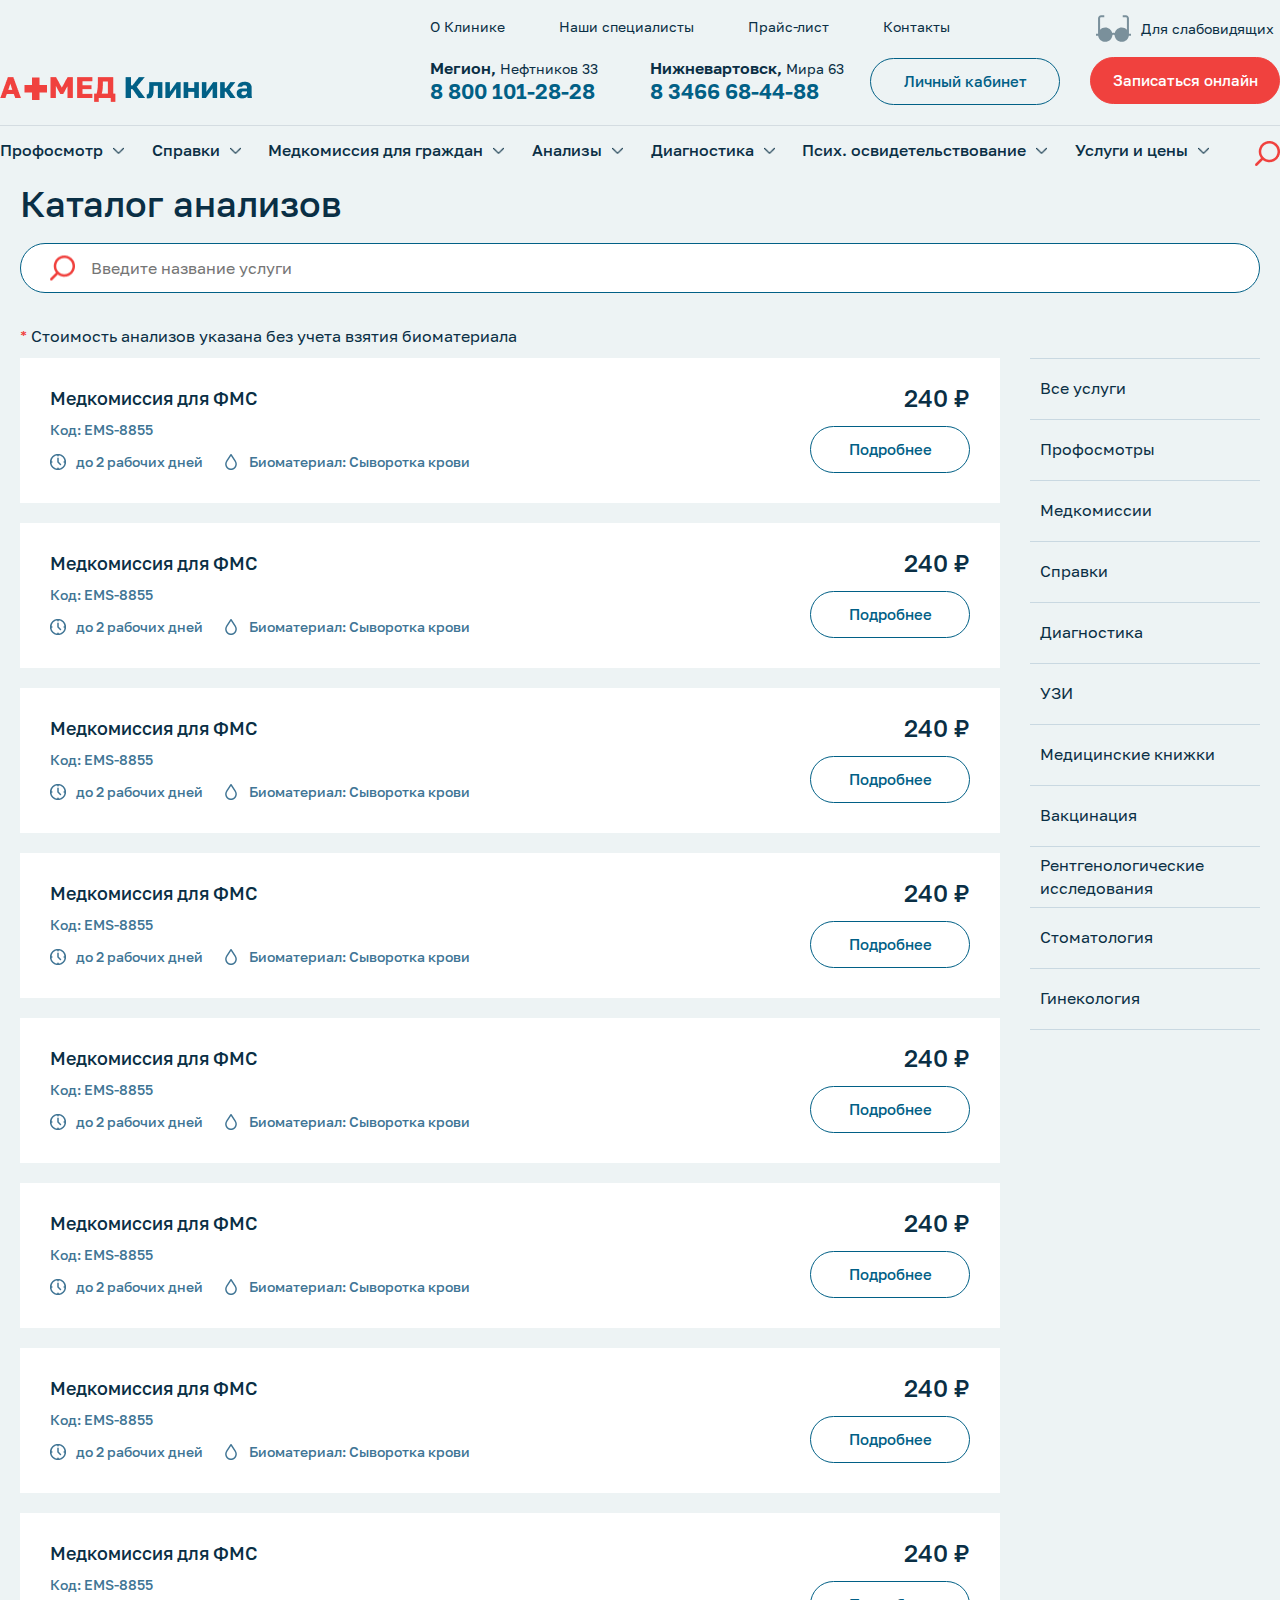
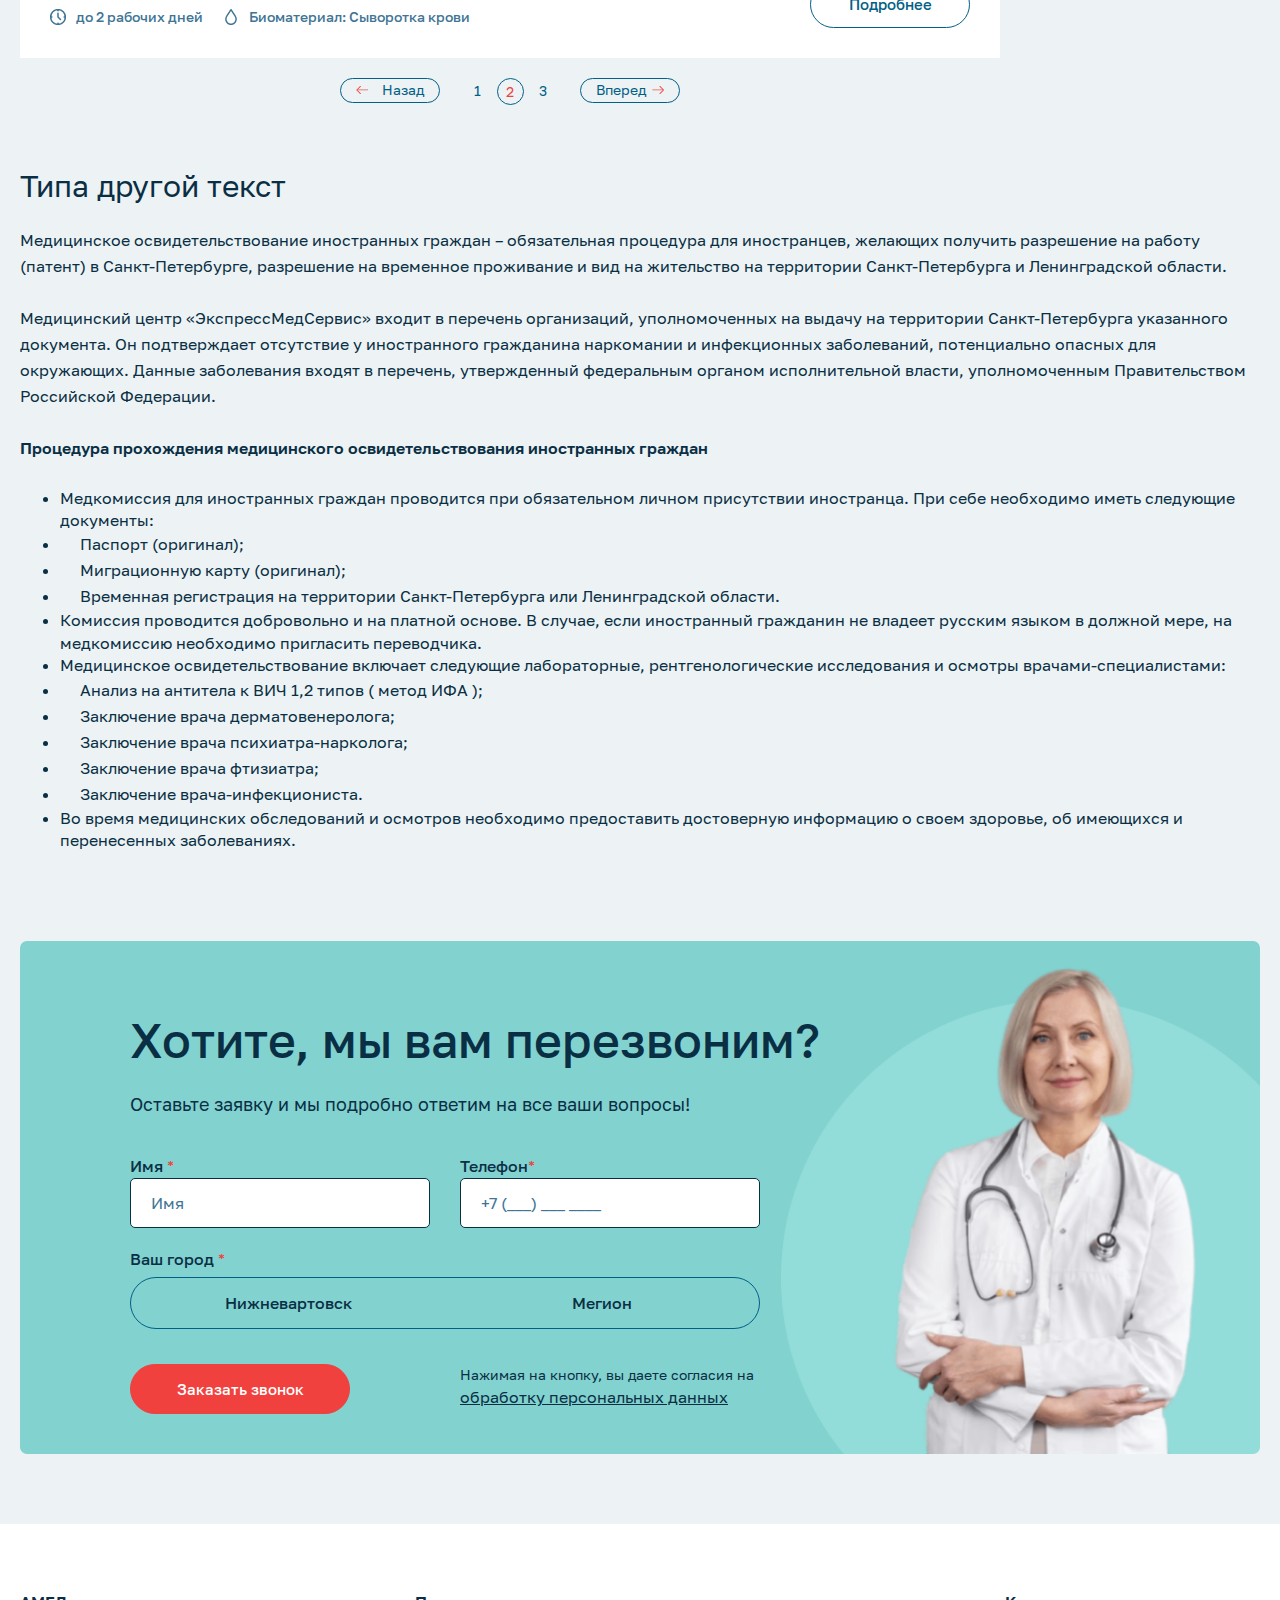
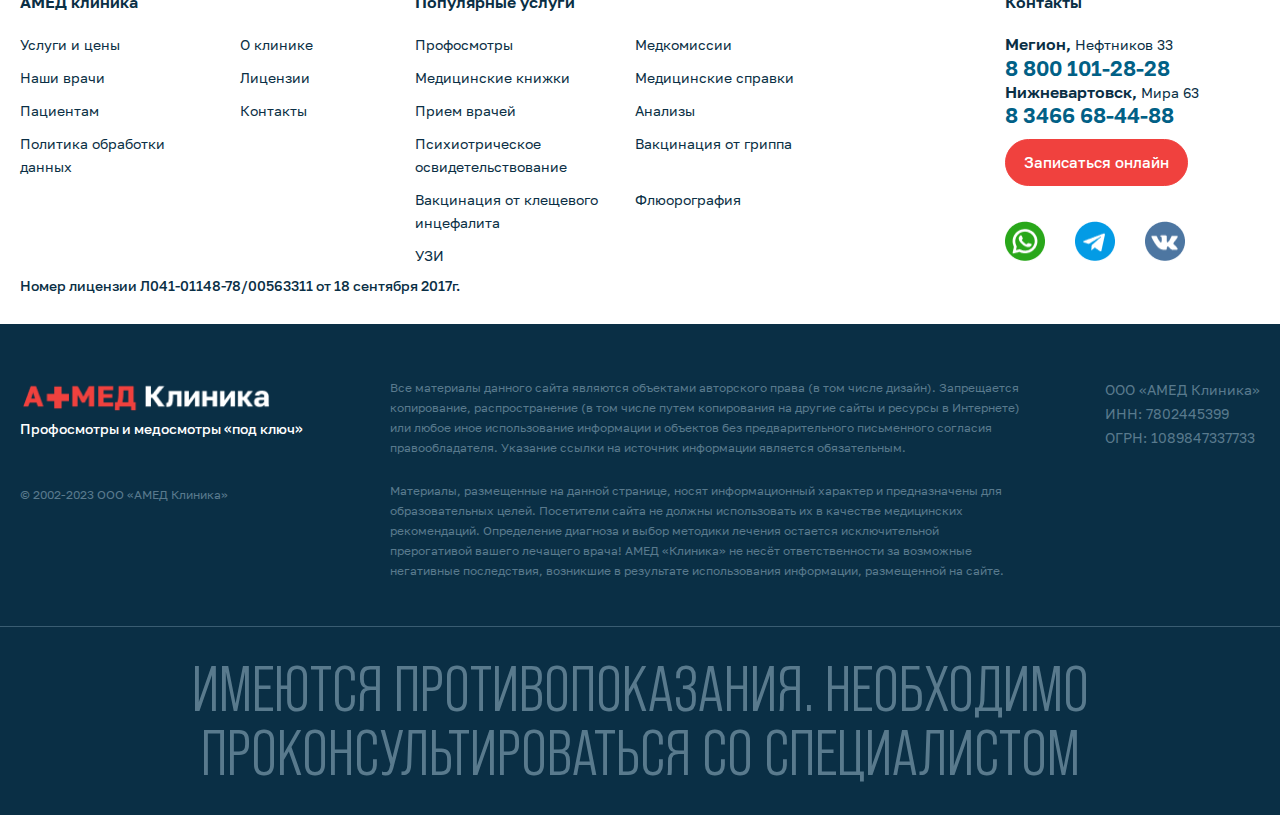
<file: analyzes.html>
<!DOCTYPE html>
<html lang="ru">

<head>
    <meta charset="UTF-8">
    <meta name="viewport" content="width=device-width, initial-scale=1.0">
    <link rel="stylesheet" href="fonts/Golos.css">
    <link rel="stylesheet" href="fonts/bebas.css">
    <link rel="stylesheet" href="swiper-bundle.css">
    <link rel="stylesheet" href="styles.css">
    <link rel="stylesheet" href="invise.css">


    <title>Амед Клиника</title>
</head>


<body>
    <div class="page">

        <header class="header">
            <div class="header__desctop">
                <div class="header__top">
                    <div class="logo header__logo" alt="logo"></div>
                    <div class="header__right-container">
                        <div class="header__container">
                            <ul class="header__first-menu">
                                <li>
                                    <a href="#">О Клинике</a>
                                </li>
                                <li>
                                    <a href="#">Наши специалисты</a>
                                </li>
                                <li>
                                    <a href="#">Прайс-лист</a>
                                </li>
                                <li>
                                    <a href="#">Контакты</a>
                                </li>
                            </ul>
                            <div class="header__adress">
                                <div class="header__adress-container">
                                    <p class="header__adress-title">
                                        <span>Мегион,</span> Нефтников 33
                                    </p>
                                    <a href="tel: 88001012828" class="header__adress-phone">
                                        8 800 101-28-28
                                    </a>
                                </div>
                                <div class="header__adress-container">
                                    <p class="header__adress-title">
                                        <span>Нижневартовск,</span> Мира 63
                                    </p>
                                    <a href="tel: 83466684488" class="header__adress-phone">
                                        8 3466 68-44-88
                                    </a>
                                </div>
                                <button class="rec-btn login-btn" id="lk">
                                    Личный кабинет
                                </button>
                            </div>
                            <div class="login__container invisibility">
                                <ul>
                                    <li id="lk-list">
                                        <a href="#" id="lk-list">
                                            Для физических лиц
                                        </a>
                                    </li>
                                    <li id="lk-list"> 
                                        <a href="#" id="lk-list">
                                            Для орагнизаций
                                        </a>
                                    </li>
                                    <li id="lk-list">
                                        <a href="#" id="lk-list">
                                            Помощь по личному кабинету
                                        </a>
                                    </li>
                                </ul>
                            </div>
                        </div>
                        <div class="header__last-container">
                            <div class="header__visually-impaired-container">
                                <button class="header__visually-impaired-container_btn">
                                    <img src="images/Eye.svg" alt="Очки">
                                    <p>Для слабовидящих</p>
                                </button>
                                <button class="rec-btn" id="rec">
                                    Записаться онлайн
                                </button>
                            </div>
                        </div>
                    </div>
                </div>
                <div class="header__bottom">
                    <ul class="header__bottom-menu">
                        <li>
                            <a href="#">
                                <p>
                                    Профосмотр
                                </p>
                                <div></div>
                            </a>
                            <ul class="header__menu-second-floor">
                                <li>
                                    <a href="#">
                                        тест подстраиваем ширину под текст
                                    </a>
                                </li>
                                <li>
                                    <a href="#">
                                        тест
                                    </a>
                                </li>
                                <li>
                                    <a href="#">
                                        тест
                                    </a>
                                </li>
                                <li>
                                    <a href="#">
                                        тест
                                    </a>
                                </li>
                            </ul>
                        </li>
                        <li>
                            <a href="#">
                                <p>
                                    Справки
                                </p>
                                <div></div>
                            </a>
                            <ul class="header__menu-second-floor">
                                <li>
                                    <a href="#">
                                        тест подстраиваем ширину под текст
                                    </a>
                                </li>
                                <li>
                                    <a href="#">
                                        тест
                                    </a>
                                </li>
                                <li>
                                    <a href="#">
                                        тест
                                    </a>
                                </li>
                                <li>
                                    <a href="#">
                                        тест
                                    </a>
                                </li>
                            </ul>
                        </li>
                        <li>
                            <a href="#">
                                <p>
                                    Медкомиссия для граждан
                                </p>
                                <div></div>
                            </a>
                            <ul class="header__menu-second-floor">
                                <li>
                                    <a href="#">
                                        тест подстраиваем ширину под текст
                                    </a>
                                </li>
                                <li>
                                    <a href="#">
                                        тест
                                    </a>
                                </li>
                                <li>
                                    <a href="#">
                                        тест
                                    </a>
                                </li>
                                <li>
                                    <a href="#">
                                        тест
                                    </a>
                                </li>
                            </ul>
                        </li>
                        <li>
                            <a href="#">
                                <p>
                                    Анализы
                                </p>
                                <div></div>
                            </a>
                            <ul class="header__menu-second-floor">
                                <li>
                                    <a href="#">
                                        тест подстраиваем ширину под текст
                                    </a>
                                </li>
                                <li>
                                    <a href="#">
                                        тест
                                    </a>
                                </li>
                                <li>
                                    <a href="#">
                                        тест
                                    </a>
                                </li>
                                <li>
                                    <a href="#">
                                        тест
                                    </a>
                                </li>
                            </ul>
                        </li>
                        <li>
                            <a href="#">
                                <p>
                                    Диагностика
                                </p>
                                <div></div>
                            </a>
                            <ul class="header__menu-second-floor">
                                <li>
                                    <a href="#">
                                        тест подстраиваем ширину под текст
                                    </a>
                                </li>
                                <li>
                                    <a href="#">
                                        тест
                                    </a>
                                </li>
                                <li>
                                    <a href="#">
                                        тест
                                    </a>
                                </li>
                                <li>
                                    <a href="#">
                                        тест
                                    </a>
                                </li>
                            </ul>
                        </li>
                        <li>
                            <a href="#">
                                <p>
                                    Псих. освидетельствование
                                </p>
                                <div></div>
                            </a>
                            <ul class="header__menu-second-floor">
                                <li>
                                    <a href="#">
                                        тест подстраиваем ширину под текст
                                    </a>
                                </li>
                                <li>
                                    <a href="#">
                                        тест
                                    </a>
                                </li>
                                <li>
                                    <a href="#">
                                        тест
                                    </a>
                                </li>
                                <li>
                                    <a href="#">
                                        тест
                                    </a>
                                </li>
                            </ul>
                        </li>
                        <li>
                            <a href="#">
                                <p>
                                    Услуги и цены
                                </p>
                                <div></div>
                            </a>
                            <ul class="header__menu-second-floor">
                                <li>
                                    <a href="#">
                                        тест подстраиваем ширину под текст
                                    </a>
                                </li>
                                <li>
                                    <a href="#">
                                        тест
                                    </a>
                                </li>
                                <li>
                                    <a href="#">
                                        тест
                                    </a>
                                </li>
                                <li>
                                    <a href="#">
                                        тест
                                    </a>
                                </li>
                            </ul>
                        </li>
                    </ul>
                    <div class="search search-desctop" src="images/Search.png" alt="Search" id="search"></div>
                    <div class="search__input-container invisibility" id="search">
                        <input class="search__input" type="text" placeholder="Поиск по сайту" id="search">
                        <img class="search__clear-btn" src="images/Vector.svg" alt="" id="search">
                        <div class="search__container invisibility" id="search">
                            <ul id="search">
                                <li id="search">
                                    <a href="#" id="search">
                                        текст
                                    </a>
                                </li>
                                <li id="search">
                                    <a href="" id="search">
                                        текст
                                    </a>
                                </li>
                                <li id="search">
                                    <a href="" id="search">
                                        текст
                                    </a>
                                </li>
                            </ul>
                        </div>
                    </div>
                </div>
            </div>
            <div class="header-mobile">
                <div class="header-mobile__top-container">
                    <div class="header-mobile__menu-btn"></div>
                    <div class="logo header__logo header-mobile__logo" alt="logo"></div>
                    <div class="header-mobile__container">
                        <img src="images/ЛК.svg" alt="log" id="lk">
                        <img class="search search-mobile" src="images/Search.svg" alt="log" id="search">
                        <div class="search__input-container invisibility" id="search">
                            <input class="search__input" type="text" placeholder="Поиск по сайту" id="search">
                            <img class="search__clear-btn" src="images/Vector.svg" alt="" id="search">
                            <div class="search__container invisibility" id="search">
                                <ul id="search">
                                    <li id="search">
                                        <a href="#" id="search">
                                            текст
                                        </a>
                                    </li>
                                    <li id="search">
                                        <a href="" id="search">
                                            текст
                                        </a>
                                    </li>
                                    <li id="search">
                                        <a href="" id="search">
                                            текст
                                        </a>
                                    </li>
                                </ul>
                            </div>
                        </div>
                    </div>
                </div>
                <button class="rec-btn header-mobile__rec-btn" id="rec">
                    Записаться онлайн
                </button>
                <div class="login__container invisibility">
                    <ul>
                        <li id="lk-list">
                            <a href="#" id="lk-list">
                                Для физических лиц
                            </a>
                        </li>
                        <li id="lk-list"> 
                            <a href="#" id="lk-list">
                                Для орагнизаций
                            </a>
                        </li>
                        <li id="lk-list">
                            <a href="#" id="lk-list">
                                Помощь по личному кабинету
                            </a>
                        </li>
                    </ul>
                </div>
            </div>
            <div class="header__hidden-container">
                <div class="header__bottom">
                    <ul class="header__bottom-menu">
                        <li class="disabled">
                            <a href="#" id="firstMenu">
                                <p id="firstMenu">
                                    Профосмотр
                                </p>
                                <div id="firstMenu"></div>
                            </a>
                            <ul class="header__menu-second-floor">
                                <li>
                                    <a href="#">
                                        тест подстраиваем ширину под текст
                                    </a>
                                </li>
                                <li>
                                    <a href="#">
                                        тест
                                    </a>
                                </li>
                                <li>
                                    <a href="#">
                                        тест
                                    </a>
                                </li>
                                <li>
                                    <a href="#">
                                        тест
                                    </a>
                                </li>
                            </ul>
                        </li>
                        <li class="disabled">
                            <a href="#" id="firstMenu">
                                <p id="firstMenu">
                                    Справки
                                </p>
                                <div id="firstMenu"></div>
                            </a>
                            <ul class="header__menu-second-floor">
                                <li>
                                    <a href="#">
                                        тест подстраиваем ширину под текст
                                    </a>
                                </li>
                                <li>
                                    <a href="#">
                                        тест
                                    </a>
                                </li>
                                <li>
                                    <a href="#">
                                        тест
                                    </a>
                                </li>
                                <li>
                                    <a href="#">
                                        тест
                                    </a>
                                </li>
                            </ul>
                        </li>
                        <li class="disabled">
                            <a href="#" id="firstMenu">
                                <p id="firstMenu">
                                    Медкомиссия для граждан
                                </p>
                                <div id="firstMenu"></div>
                            </a>
                            <ul class="header__menu-second-floor">
                                <li>
                                    <a href="#">
                                        тест подстраиваем ширину под текст
                                    </a>
                                </li>
                                <li>
                                    <a href="#">
                                        тест
                                    </a>
                                </li>
                                <li>
                                    <a href="#">
                                        тест
                                    </a>
                                </li>
                                <li>
                                    <a href="#">
                                        тест
                                    </a>
                                </li>
                            </ul>
                        </li>
                        <li class="disabled">
                            <a href="#" id="firstMenu">
                                <p id="firstMenu">
                                    Анализы
                                </p>
                                <div id="firstMenu"></div>
                            </a>
                            <ul class="header__menu-second-floor">
                                <li>
                                    <a href="#">
                                        тест подстраиваем ширину под текст
                                    </a>
                                </li>
                                <li>
                                    <a href="#">
                                        тест
                                    </a>
                                </li>
                                <li>
                                    <a href="#">
                                        тест
                                    </a>
                                </li>
                                <li>
                                    <a href="#">
                                        тест
                                    </a>
                                </li>
                            </ul>
                        </li>
                        <li class="disabled">
                            <a href="#" id="firstMenu">
                                <p id="firstMenu">
                                    Диагностика
                                </p>
                                <div id="firstMenu"></div>
                            </a>
                            <ul class="header__menu-second-floor">
                                <li>
                                    <a href="#">
                                        тест подстраиваем ширину под текст
                                    </a>
                                </li>
                                <li>
                                    <a href="#">
                                        тест
                                    </a>
                                </li>
                                <li>
                                    <a href="#">
                                        тест
                                    </a>
                                </li>
                                <li>
                                    <a href="#">
                                        тест
                                    </a>
                                </li>
                            </ul>
                        </li>
                        <li class="disabled">
                            <a href="#" id="firstMenu">
                                <p id="firstMenu">
                                    Псих. освидетельствование
                                </p>
                                <div id="firstMenu"></div>
                            </a>
                            <ul class="header__menu-second-floor">
                                <li>
                                    <a href="#">
                                        тест подстраиваем ширину под текст
                                    </a>
                                </li>
                                <li>
                                    <a href="#">
                                        тест
                                    </a>
                                </li>
                                <li>
                                    <a href="#">
                                        тест
                                    </a>
                                </li>
                                <li>
                                    <a href="#">
                                        тест
                                    </a>
                                </li>
                            </ul>
                        </li>
                        <li class="disabled">
                            <a href="#" id="firstMenu">
                                <p id="firstMenu">
                                    Услуги и цены
                                </p>
                                <div id="firstMenu"></div>
                            </a>
                            <ul class="header__menu-second-floor">
                                <li>
                                    <a href="#">
                                        тест подстраиваем ширину под текст
                                    </a>
                                </li>
                                <li>
                                    <a href="#">
                                        тест
                                    </a>
                                </li>
                                <li>
                                    <a href="#">
                                        тест
                                    </a>
                                </li>
                                <li>
                                    <a href="#">
                                        тест
                                    </a>
                                </li>
                            </ul>
                        </li>
                    </ul>
                </div>
                <ul class="header__first-menu">
                    <li>
                        <a href="#">О Клинике</a>
                    </li>
                    <li>
                        <a href="#">Наши специалисты</a>
                    </li>
                    <li>
                        <a href="#">Прайс-лист</a>
                    </li>
                    <li>
                        <a href="#">Контакты</a>
                    </li>
                </ul>
                <div class="header__adress">
                    <div class="header__adress-container">
                        <p class="header__adress-title">
                            <span>Мегион,</span> Нефтников 33
                        </p>
                        <a href="tel: 88001012828" class="header__adress-phone">
                            8 800 101-28-28
                        </a>
                    </div>
                    <div class="header__adress-container">
                        <p class="header__adress-title">
                            <span>Нижневартовск,</span> Мира 63
                        </p>
                        <a href="tel: 83466684488" class="header__adress-phone">
                            8 3466 68-44-88
                        </a>
                    </div>
                </div>
            </div>
        </header>

        <section class="foreigner analyzes">
            <div class="foreigner__box">
                <h2 class="foreigner__title">
                    Каталог анализов
                </h2>
                <div class="services__search-container">
                    <div class="services__input-container analyzes__input-container">
                        <img src="images/Search.png" alt="search">
                        <input class="services__input" type="text" placeholder="Введите название услуги">
                    </div>
                </div>
                <h3 class="analyzes__subtitle">
                    <span>*</span> Cтоимость анализов указана без учета взятия биоматериала
                </h3>
                <div class="foreigner__container">
                    <div class="foreigner__card-container">
                        <div class="foreigner__card">
                            <div class="foreigner__card-first-container">
                                <h3>
                                    Медкомиссия для ФМС
                                </h3>
                                <span>
                                    Код: EMS-8855
                                </span>
                                <div class="analyzes__container">
                                    <div class="analyzes__text-container">
                                        <img src="images/clock.svg" alt="image">
                                        <p>
                                            до 2 рабочих дней
                                        </p>
                                    </div>
                                    <div class="analyzes__text-container">
                                        <img src="images/Drop.svg" alt="image">
                                        <p>
                                            Биоматериал: Сыворотка крови
                                        </p>
                                    </div>
                                </div>
                            </div>
                            <div class="foreigner__card-last-container">
                                <span>
                                    240 ₽
                                </span>
                                <div class="foreigner__button-container">
                                    <button class="rec-btn login-btn">
                                        Подробнее
                                    </button>
                                </div>
                            </div>
                        </div>
                        <div class="foreigner__card">
                            <div class="foreigner__card-first-container">
                                <h3>
                                    Медкомиссия для ФМС
                                </h3>
                                <span>
                                    Код: EMS-8855
                                </span>
                                <div class="analyzes__container">
                                    <div class="analyzes__text-container">
                                        <img src="images/clock.svg" alt="image">
                                        <p>
                                            до 2 рабочих дней
                                        </p>
                                    </div>
                                    <div class="analyzes__text-container">
                                        <img src="images/Drop.svg" alt="image">
                                        <p>
                                            Биоматериал: Сыворотка крови
                                        </p>
                                    </div>
                                </div>
                            </div>
                            <div class="foreigner__card-last-container">
                                <span>
                                    240 ₽
                                </span>
                                <div class="foreigner__button-container">
                                    <button class="rec-btn login-btn">
                                        Подробнее
                                    </button>
                                </div>
                            </div>
                        </div>
                        <div class="foreigner__card">
                            <div class="foreigner__card-first-container">
                                <h3>
                                    Медкомиссия для ФМС
                                </h3>
                                <span>
                                    Код: EMS-8855
                                </span>
                                <div class="analyzes__container">
                                    <div class="analyzes__text-container">
                                        <img src="images/clock.svg" alt="image">
                                        <p>
                                            до 2 рабочих дней
                                        </p>
                                    </div>
                                    <div class="analyzes__text-container">
                                        <img src="images/Drop.svg" alt="image">
                                        <p>
                                            Биоматериал: Сыворотка крови
                                        </p>
                                    </div>
                                </div>
                            </div>
                            <div class="foreigner__card-last-container">
                                <span>
                                    240 ₽
                                </span>
                                <div class="foreigner__button-container">
                                    <button class="rec-btn login-btn">
                                        Подробнее
                                    </button>
                                </div>
                            </div>
                        </div>
                        <div class="foreigner__card">
                            <div class="foreigner__card-first-container">
                                <h3>
                                    Медкомиссия для ФМС
                                </h3>
                                <span>
                                    Код: EMS-8855
                                </span>
                                <div class="analyzes__container">
                                    <div class="analyzes__text-container">
                                        <img src="images/clock.svg" alt="image">
                                        <p>
                                            до 2 рабочих дней
                                        </p>
                                    </div>
                                    <div class="analyzes__text-container">
                                        <img src="images/Drop.svg" alt="image">
                                        <p>
                                            Биоматериал: Сыворотка крови
                                        </p>
                                    </div>
                                </div>
                            </div>
                            <div class="foreigner__card-last-container">
                                <span>
                                    240 ₽
                                </span>
                                <div class="foreigner__button-container">
                                    <button class="rec-btn login-btn">
                                        Подробнее
                                    </button>
                                </div>
                            </div>
                        </div>
                        <div class="foreigner__card">
                            <div class="foreigner__card-first-container">
                                <h3>
                                    Медкомиссия для ФМС
                                </h3>
                                <span>
                                    Код: EMS-8855
                                </span>
                                <div class="analyzes__container">
                                    <div class="analyzes__text-container">
                                        <img src="images/clock.svg" alt="image">
                                        <p>
                                            до 2 рабочих дней
                                        </p>
                                    </div>
                                    <div class="analyzes__text-container">
                                        <img src="images/Drop.svg" alt="image">
                                        <p>
                                            Биоматериал: Сыворотка крови
                                        </p>
                                    </div>
                                </div>
                            </div>
                            <div class="foreigner__card-last-container">
                                <span>
                                    240 ₽
                                </span>
                                <div class="foreigner__button-container">
                                    <button class="rec-btn login-btn">
                                        Подробнее
                                    </button>
                                </div>
                            </div>
                        </div>
                        <div class="foreigner__card">
                            <div class="foreigner__card-first-container">
                                <h3>
                                    Медкомиссия для ФМС
                                </h3>
                                <span>
                                    Код: EMS-8855
                                </span>
                                <div class="analyzes__container">
                                    <div class="analyzes__text-container">
                                        <img src="images/clock.svg" alt="image">
                                        <p>
                                            до 2 рабочих дней
                                        </p>
                                    </div>
                                    <div class="analyzes__text-container">
                                        <img src="images/Drop.svg" alt="image">
                                        <p>
                                            Биоматериал: Сыворотка крови
                                        </p>
                                    </div>
                                </div>
                            </div>
                            <div class="foreigner__card-last-container">
                                <span>
                                    240 ₽
                                </span>
                                <div class="foreigner__button-container">
                                    <button class="rec-btn login-btn">
                                        Подробнее
                                    </button>
                                </div>
                            </div>
                        </div>
                        <div class="foreigner__card">
                            <div class="foreigner__card-first-container">
                                <h3>
                                    Медкомиссия для ФМС
                                </h3>
                                <span>
                                    Код: EMS-8855
                                </span>
                                <div class="analyzes__container">
                                    <div class="analyzes__text-container">
                                        <img src="images/clock.svg" alt="image">
                                        <p>
                                            до 2 рабочих дней
                                        </p>
                                    </div>
                                    <div class="analyzes__text-container">
                                        <img src="images/Drop.svg" alt="image">
                                        <p>
                                            Биоматериал: Сыворотка крови
                                        </p>
                                    </div>
                                </div>
                            </div>
                            <div class="foreigner__card-last-container">
                                <span>
                                    240 ₽
                                </span>
                                <div class="foreigner__button-container">
                                    <button class="rec-btn login-btn">
                                        Подробнее
                                    </button>
                                </div>
                            </div>
                        </div>
                        <div class="foreigner__card">
                            <div class="foreigner__card-first-container">
                                <h3>
                                    Медкомиссия для ФМС
                                </h3>
                                <span>
                                    Код: EMS-8855
                                </span>
                                <div class="analyzes__container">
                                    <div class="analyzes__text-container">
                                        <img src="images/clock.svg" alt="image">
                                        <p>
                                            до 2 рабочих дней
                                        </p>
                                    </div>
                                    <div class="analyzes__text-container">
                                        <img src="images/Drop.svg" alt="image">
                                        <p>
                                            Биоматериал: Сыворотка крови
                                        </p>
                                    </div>
                                </div>
                            </div>
                            <div class="foreigner__card-last-container">
                                <span>
                                    240 ₽
                                </span>
                                <div class="foreigner__button-container">
                                    <button class="rec-btn login-btn">
                                        Подробнее
                                    </button>
                                </div>
                            </div>
                        </div>
                        <div class="pagination">
                            <button class="pagination__btn pagination__btn-prev">
                                <img src="images/ArrowPaginPrev.svg" alt="prev">
                                <p>Назад</p>
                            </button>
                            <ul class="pagination__list">
                                <li>
                                    <a href="#">
                                        1
                                    </a>
                                </li>
                                <li class="pagination__active">
                                    <a href="#">
                                        2
                                    </a>
                                </li>
                                <li>
                                    <a href="#">
                                        3
                                    </a>
                                </li>
                            </ul>
                            <button class="pagination__btn pagination__btn-next">
                                <img src="images/ArrowPaginNext.svg" alt="next">
                                <p>Вперед</p>
                            </button>
                        </div>
                    </div>
                    <ul class="foreigner__services-list">
                        <li>
                            <a href="#">
                                Все услуги
                            </a>
                        </li>
                        <li>
                            <a href="#">
                                Профосмотры
                            </a>
                        </li>
                        <li>
                            <a href="#">
                                Медкомиссии
                            </a>
                        </li>
                        <li>
                            <a href="#">
                                Справки
                            </a>
                        </li>
                        <li>
                            <a href="#">
                                Диагностика
                            </a>
                        </li>
                        <li>
                            <a href="#">
                                УЗИ
                            </a>
                        </li>
                        <li>
                            <a href="#">
                                Медицинские книжки
                            </a>
                        </li>
                        <li>
                            <a href="#">
                                Вакцинация
                            </a>
                        </li>
                        <li>
                            <a href="#">
                                Рентгенологические исследования
                            </a>
                        </li>
                        <li>
                            <a href="#">
                                Стоматология
                            </a>
                        </li>
                        <li>
                            <a href="#">
                                Гинекология
                            </a>
                        </li>
                    </ul>
                </div>
            </div>

            

            <div class="foreigner__text-container">
                <h3>
                    Типа другой текст
                </h3>
                <p>
                    Медицинское освидетельствование иностранных граждан – обязательная процедура для иностранцев,
                    желающих получить разрешение на работу (патент) в Санкт-Петербурге, разрешение на временное
                    проживание и вид на жительство на территории Санкт-Петербурга и Ленинградской области.<br><br>
                    Медицинский центр «ЭкспрессМедСервис» входит в перечень организаций, уполномоченных на выдачу на
                    территории Санкт-Петербурга указанного документа. Он подтверждает отсутствие у иностранного
                    гражданина наркомании и инфекционных заболеваний, потенциально опасных для окружающих. Данные
                    заболевания входят в перечень, утвержденный федеральным органом исполнительной власти,
                    уполномоченным Правительством Российской Федерации. <br><br>
                    <span>Процедура прохождения медицинского освидетельствования иностранных граждан</span><br><br>
                <ul>
                    <li>Медкомиссия для иностранных граждан проводится при обязательном личном присутствии иностранца.
                        При себе необходимо иметь следующие документы:</li>
                    <li><span>Паспорт (оригинал);</span></li>
                    <li><span>Миграционную карту (оригинал);</span></li>
                    <li><span>Временная регистрация на территории Санкт-Петербурга или Ленинградской
                            области.</span></li>
                    <li>Комиссия проводится добровольно и на платной основе. В случае, если иностранный гражданин не
                        владеет русским языком в должной мере, на медкомиссию необходимо пригласить переводчика.</span>
                    </li>
                    <li>Медицинское освидетельствование включает следующие лабораторные, рентгенологические исследования
                        и осмотры врачами-специалистами:</li>
                    <li><span>Анализ на антитела к ВИЧ 1,2 типов ( метод ИФА );</span></li>
                    <li><span>Заключение врача дерматовенеролога;</span></li>
                    <li><span>Заключение врача психиатра-нарколога;</span></li>
                    <li><span>Заключение врача фтизиатра;</span></li>
                    <li><span>Заключение врача-инфекциониста.</span></li>
                    <li>Во время медицинских обследований и осмотров необходимо предоставить достоверную информацию о
                        своем здоровье, об имеющихся и перенесенных заболеваниях.</li>
                </ul>
                </p>
            </div>

            <div class="callback-baner">
                <h2 class="callback-baner__title">
                    Хотите, мы вам перезвоним?
                </h2>
                <p class="callback-baner__link-text">
                    Оставьте заявку и мы подробно ответим на все ваши вопросы!
                </p>
                <form class="popup-rec-online__form callback-baner__form">
                    <div class="popup-rec-online__name-container callback-baner__name-container">
                        <div class="popup-rec-online__name-input-container callback-baner__name-input-container">
                            <p class="popup-rec-online__input-title callback-baner__input-title">
                                Имя <span>*</span>
                            </p>
                            <input class="popup-rec-online__name callback-baner__name" type="text" placeholder="Имя"
                                name="name">
                            <span class="popup-rec-online__span callback-baner__span" id="name">
                                Обязательное поле для заполнения
                            </span>
                        </div>
                        <div
                            class="popup-rec-online__name-input-container popup-rec-online__name-input-container-tel callback-baner__name-input-container">
                            <p class="popup-rec-online__input-title callback-baner__input-title">
                                Телефон<span>*</span>
                            </p>
                            <input class="popup-rec-online__name popup-rec-online__tel callback-baner__name"
                                name="phone" type="text" placeholder="+7 (___) ___ ____">
                            <span class="popup-rec-online__span callback-baner__span" id="phone">
                                Обязательное поле для заполнения
                            </span>
                        </div>
                    </div>
                    <p class="popup-rec-online__title callback-baner__title">
                        Ваш город <span>*</span>
                    </p>
                    <div class="popup-rec-online__flex-container callback-baner__flex-container">
                        <div class="choice-filter-btn callback-baner__btn-choice">
                            <div class="choice-filter-btn__color invisibility"></div>
                            <p class="choice-filter-btn__title" id="nignevartovskBtn">
                                Нижневартовск
                            </p>
                            <p class="choice-filter-btn__title" id="megionBtn">
                                Мегион
                            </p>
                        </div>
                        <span class="popup-rec-online__span callback-baner__span" id="callbackSpan">
                            Пожалуйста, выберите город
                        </span>
                    </div>
                    <div class="callback-baner__bottom-container">
                        <button class="rec-btn popup-rec-online__submit-btn callback-baner__submit-btn" type="submit">
                            Заказать звонок
                        </button>
                        <p class="callback-baner__bottom-text">
                            Нажимая на кнопку, вы даете согласия на
                            <a class="callback-baner__botom-link" href="#">обработку персональных данных</a>
                        </p>
                    </div>
                </form>
            </div>
        </section>

        <footer class="footer">
            <div class="footer__top-container">
                <div class="footer__elements-container">
                    <div class="footer__menu-container">
                        <div class="footer__element-container">
                            <h3>АМЕД клиника</h3>
                            <div class="footer__grid-container">
                                <ul>
                                    <li>
                                        <a href="#">Услуги и цены</a>
                                    </li>
                                    <li>
                                        <a href="#">О клинике</a>
                                    </li>
                                    <li>
                                        <a href="#">Наши врачи</a>
                                    </li>
                                    <li>
                                        <a href="#">Лицензии</a>
                                    </li>
                                    <li>
                                        <a href="#">Пациентам</a>
                                    </li>
                                    <li>
                                        <a href="#">Контакты</a>
                                    </li>
                                    <li>
                                        <a href="#">Политика обработки данных</a>
                                    </li>
                                </ul>
                            </div>
                        </div>
                        <div class="footer__element-container">
                            <h3>Популярные услуги</h3>
                            <div class="footer__grid-container">
                                <ul>
                                    <li>
                                        <a href="#">Профосмотры</a>
                                    </li>
                                    <li>
                                        <a href="#">Медкомиссии</a>
                                    </li>
                                    <li>
                                        <a href="#">Медицинские книжки</a>
                                    </li>
                                    <li>
                                        <a href="#">Медицинские справки</a>
                                    </li>
                                    <li>
                                        <a href="#">Прием врачей</a>
                                    </li>
                                    <li>
                                        <a href="#">Анализы</a>
                                    </li>
                                    <li>
                                        <a href="#">Психиотрическое освидетельствование</a>
                                    </li>
                                    <li>
                                        <a href="#">Вакцинация от гриппа</a>
                                    </li>
                                    <li>
                                        <a href="#">Вакцинация от клещевого инцефалита</a>
                                    </li>
                                    <li>
                                        <a href="#">Флюорография</a>
                                    </li>
                                    <li>
                                        <a href="#">УЗИ</a>
                                    </li>
                                </ul>
                            </div>
                        </div>
                    </div>
                    <div class="footer__element-container">
                        <h3>Контакты</h3>
                        <div class="header__adress-container">
                            <p class="header__adress-title">
                                <span>Мегион,</span> Нефтников 33
                            </p>
                            <a href="tel: 88001012828" class="header__adress-phone">
                                8 800 101-28-28
                            </a>
                        </div>
                        <div class="header__adress-container">
                            <p class="header__adress-title">
                                <span>Нижневартовск,</span> Мира 63
                            </p>
                            <a href="tel: 83466684488" class="header__adress-phone">
                                8 3466 68-44-88
                            </a>
                        </div>
                        <button class="rec-btn" id="rec">
                            Записаться онлайн
                        </button>
                        <div class="footer__link-container">
                            <a href="#"><img src="images/whatsapp.png" alt="link"></a>
                            <a href="#"><img src="images/telegram.png" alt="link"></a>
                            <a href="#"><img src="images/vk.png" alt="link"></a>
                        </div>
                    </div>
                </div>
                <h3 class="footer__licence-title">
                    Номер лицензии Л041-01148-78/00563311 от 18 сентября 2017г.
                </h3>
            </div>
            <div class="footer__bottom-container">
                <div class="footer__elements-container">
                    <div class="footer__element-container">
                        <a href=""><img src="images/ЛоготипFotter.png" alt="#"></a>
                        <p>Профосмотры и медосмотры «под ключ»</p>
                        <span>© 2002-2023 ООО «АМЕД Клиника»</span>
                    </div>
                    <div class="footer__element-container">
                        <p>Все материалы данного сайта являются объектами авторского права (в том числе дизайн).
                            Запрещается копирование, распространение (в том числе путем копирования на другие сайты и
                            ресурсы в Интернете) или любое иное использование информации и объектов без предварительного
                            письменного согласия правообладателя. Указание ссылки на источник информации является
                            обязательным.</p><br>
                        <p>Материалы, размещенные на данной странице, носят информационный характер и предназначены для
                            образовательных целей. Посетители сайта не должны использовать их в качестве медицинских
                            рекомендаций. Определение диагноза и выбор методики лечения остается исключительной
                            прерогативой вашего лечащего врача! АМЕД «Клиника» не несёт ответственности за возможные
                            негативные последствия, возникшие в результате использования информации, размещенной на
                            сайте.</p>
                    </div>
                    <div class="footer__element-container">
                        <p>
                            ООО «АМЕД Клиника»
                        </p>
                        <p>
                            ИНН: 7802445399
                        </p>
                        <p>
                            ОГРН: 1089847337733
                        </p>
                    </div>
                </div>

            </div>
            <p class="footer__bottom-title">
                ИМЕЮТСЯ ПРОТИВОПОКАЗАНИЯ. НЕОБХОДИМО ПРОКОНСУЛЬТИРОВАТЬСЯ СО СПЕЦИАЛИСТОМ
            </p>
        </footer>

    </div>
    <div class="overlay overlayRecOnline" id="rec">
        <div class="popup popup-rec-online">
            <img class="popup-rec-online__close-btn" src="images/Vector.svg" alt="close">
            <div class="popup__container">
                <h3 class="popup__title">
                    Записаться онлайн
                </h3>
                <a class="popup__link-title">
                    Медкомиссия для ФМС
                </a>
                <form class="popup-rec-online__form">
                    <p class="popup-rec-online__title">
                        Выберите клинику: <span>*</span>
                    </p>
                    <div class="popup-rec-online__flex-container">
                        <div class="popup-rec-online__container" id="megionContainer">
                            <input type="radio" name="city" id="megion">
                            <label for="megion">
                                <div class="label__container label__container__checked">
                                    <p class="city__name">
                                        г. Мегион,
                                    </p>
                                    <p class="city__adress">
                                        Нефтников 33, 2 этаж
                                    </p>
                                </div>
                            </label>
                        </div>
                        <div class="popup-rec-online__container" id="nignevartovskContainer">
                            <input type="radio" name="city" id="nignevartovsk">
                            <label for="nignevartovsk">
                                <div class="label__container">
                                    <p class="city__name">
                                        г. Нижневартовск,
                                    </p>
                                    <p class="city__adress">
                                        Мира 63, 5 этаж
                                    </p>
                                </div>
                            </label>
                        </div>
                        <span class="popup-rec-online__span" id="citySpan">
                            Пожалуйста, выберите город
                        </span>
                    </div>
                    <p class="popup-rec-online__title">
                        Ваши данные
                    </p>
                    <div class="popup-rec-online__name-container">
                        <div class="popup-rec-online__name-input-container">
                            <p class="popup-rec-online__input-title ">
                                Ваше имя <span>*</span>
                            </p>
                            <input class="popup-rec-online__name" type="text" placeholder="Имя" name="name" id="inputName">
                            <span class="popup-rec-online__span" id="name">
                                Обязательное поле для заполнения
                            </span>
                        </div>
                        <div class="popup-rec-online__name-input-container">
                            <p class="popup-rec-online__input-title">
                                Ваша фамилия
                            </p>
                            <input class="popup-rec-online__name popup-rec-online__surname" type="text"
                                placeholder="Фамилия">
                        </div>
                    </div>
                    <div class="popup-rec-online__name-input-container popup-rec-online__name-input-container-tel">
                        <p class="popup-rec-online__input-title">
                            Телефон для связи <span>*</span>
                        </p>
                        <input class="popup-rec-online__name popup-rec-online__tel" name="phone" type="text"
                            placeholder="+7 (___) ___ ____">
                        <span class="popup-rec-online__span" id="phone">
                            Обязательное поле для заполнения
                        </span>
                    </div>
                    <div class="popup-rec-online__name-input-container popup-rec-online__name-input-container-comment">
                        <p class="popup-rec-online__input-title">
                            Коментарий
                        </p>
                        <input class="popup-rec-online__name popup-rec-online__comment" type="text">
                    </div>
                    <button class="rec-btn popup-rec-online__submit-btn" type="submit">
                        Записаться
                    </button>
                </form>
            </div>
            <div class="popup-rec-online__bottom-container">
                <h3>
                    После отправки заявки с вами свяжется специалист
                </h3>
                <p>
                    Ваши данные в безопасности, согласно 152 ФЗ РФ. Отправляя данную форму, вы соглашаетесь с
                    политикой конфиденциальности персональных данных.
                </p>
            </div>
        </div>
    </div>
    <div class="overlay overlayRecOnline" id="app">
        <div class="popup popup-rec-online" id="appPopup">
            <img class="popup-rec-online__close-btn" src="images/Vector.svg" alt="close">
            <div class="popup__container">
                <h3 class="popup__title">
                    Оставить заявку на запись
                </h3>
                <a class="popup__link-title">
                    Медкомиссия для ФМС
                </a>
                <form class="popup-rec-online__form">
                    <p class="popup-rec-online__title">
                        Выберите клинику: <span>*</span>
                    </p>
                    <div class="popup-rec-online__flex-container">
                        <div class="popup-rec-online__container" id="megionContainer">
                            <input type="radio" name="city" id="megionOne">
                            <label for="megionOne">
                                <div class="label__container label__container__checked">
                                    <p class="city__name">
                                        г. Мегион,
                                    </p>
                                    <p class="city__adress">
                                        Нефтников 33, 2 этаж
                                    </p>
                                </div>
                            </label>
                        </div>
                        <div class="popup-rec-online__container" id="nignevartovskContainer">
                            <input type="radio" name="city" id="nignevartovskOne">
                            <label for="nignevartovskOne">
                                <div class="label__container">
                                    <p class="city__name">
                                        г. Нижневартовск,
                                    </p>
                                    <p class="city__adress">
                                        Мира 63, 5 этаж
                                    </p>
                                </div>
                            </label>
                        </div>
                        <span class="popup-rec-online__span" id="citySpan">
                            Пожалуйста, выберите город
                        </span>
                    </div>
                    <p class="popup-rec-online__title" style="margin: 30px 0 20px;">
                        Дата и время желаемого посещения:
                    </p>
                    <div class="popup-rec-online__name-container">
                        <div class="popup-rec-online__name-input-container">
                            <input class="popup-rec-online__name" type="date" name="data" id="inputDate">
                        </div>
                        <div class="popup-rec-online__name-input-container">
                            <select class="popup-rec-online__name" id="select">
                                <option>10:00</option>
                                <option>11:00</option>
                                <option>12:00</option>
                                <option>13:00</option>
                                <option>14:00</option>
                                <option>15:00</option>
                                <option>16:00</option>
                                <option>17:00</option>
                                <option>18:00</option>
                            </select>
                        </div>
                    </div>
                    <p class="popup-rec-online__input-title ">
                        <span>Внимание!</span> Дата и время является желаемым. Точное время для записи
                        вам сообщит специалист по звонку, после отправки заявки.
                    </p>
                    <p class="popup-rec-online__title">
                        Ваши данные
                    </p>
                    <div class="popup-rec-online__name-container">
                        <div class="popup-rec-online__name-input-container">
                            <p class="popup-rec-online__input-title ">
                                Ваше имя <span>*</span>
                            </p>
                            <input class="popup-rec-online__name" type="text" placeholder="Имя" name="name"
                                id="inputName">
                            <span class="popup-rec-online__span" id="name">
                                Обязательное поле для заполнения
                            </span>
                        </div>
                        <div class="popup-rec-online__name-input-container">
                            <p class="popup-rec-online__input-title">
                                Ваша фамилия
                            </p>
                            <input class="popup-rec-online__name popup-rec-online__surname" type="text"
                                placeholder="Фамилия">
                        </div>
                    </div>
                    <div class="popup-rec-online__name-input-container popup-rec-online__name-input-container-tel">
                        <p class="popup-rec-online__input-title">
                            Телефон для связи <span>*</span>
                        </p>
                        <input class="popup-rec-online__name popup-rec-online__tel" name="phone" type="text"
                            placeholder="+7 (___) ___ ____">
                        <span class="popup-rec-online__span" id="phone">
                            Обязательное поле для заполнения
                        </span>
                    </div>
                    <div class="popup-rec-online__name-input-container popup-rec-online__name-input-container-comment">
                        <p class="popup-rec-online__input-title">
                            Коментарий
                        </p>
                        <input class="popup-rec-online__name popup-rec-online__comment" type="text">
                    </div>
                    <button class="rec-btn popup-rec-online__submit-btn" type="submit">
                        Записаться
                    </button>
                </form>
            </div>
            <div class="popup-rec-online__bottom-container">
                <h3>
                    После отправки заявки с вами свяжется специалист
                </h3>
                <p>
                    Ваши данные в безопасности, согласно 152 ФЗ РФ. Отправляя данную форму, вы соглашаетесь с
                    политикой конфиденциальности персональных данных.
                </p>
            </div>
        </div>
    </div>
    <div class="overlay overlayImg">
        <div class="popupImg">
             <img class="popup-rec-online__close-btn" src="images/Vector.svg" alt="close">
            <div class="swiper__container" id="reviewsPhoto">
                <div class="swiper popupSwiper">
                    <div class="swiper-wrapper" data-swiper-autoplay="2000" >
                        
                    </div>
                </div>
                <div class="swiper__nav-container">
                    <div class="swiper-button-next popup-swiper-button-next"></div>
                    <div class="swiper-button-prev popup-swiper-button-prev"></div>
                </div>
            </div>
        </div>
    </div>
    <script src="swiped-events.js"></script>
    <script src="swiper-bundle.js"></script>
    <script src="script.js"></script>
</body>

</html>
</file>
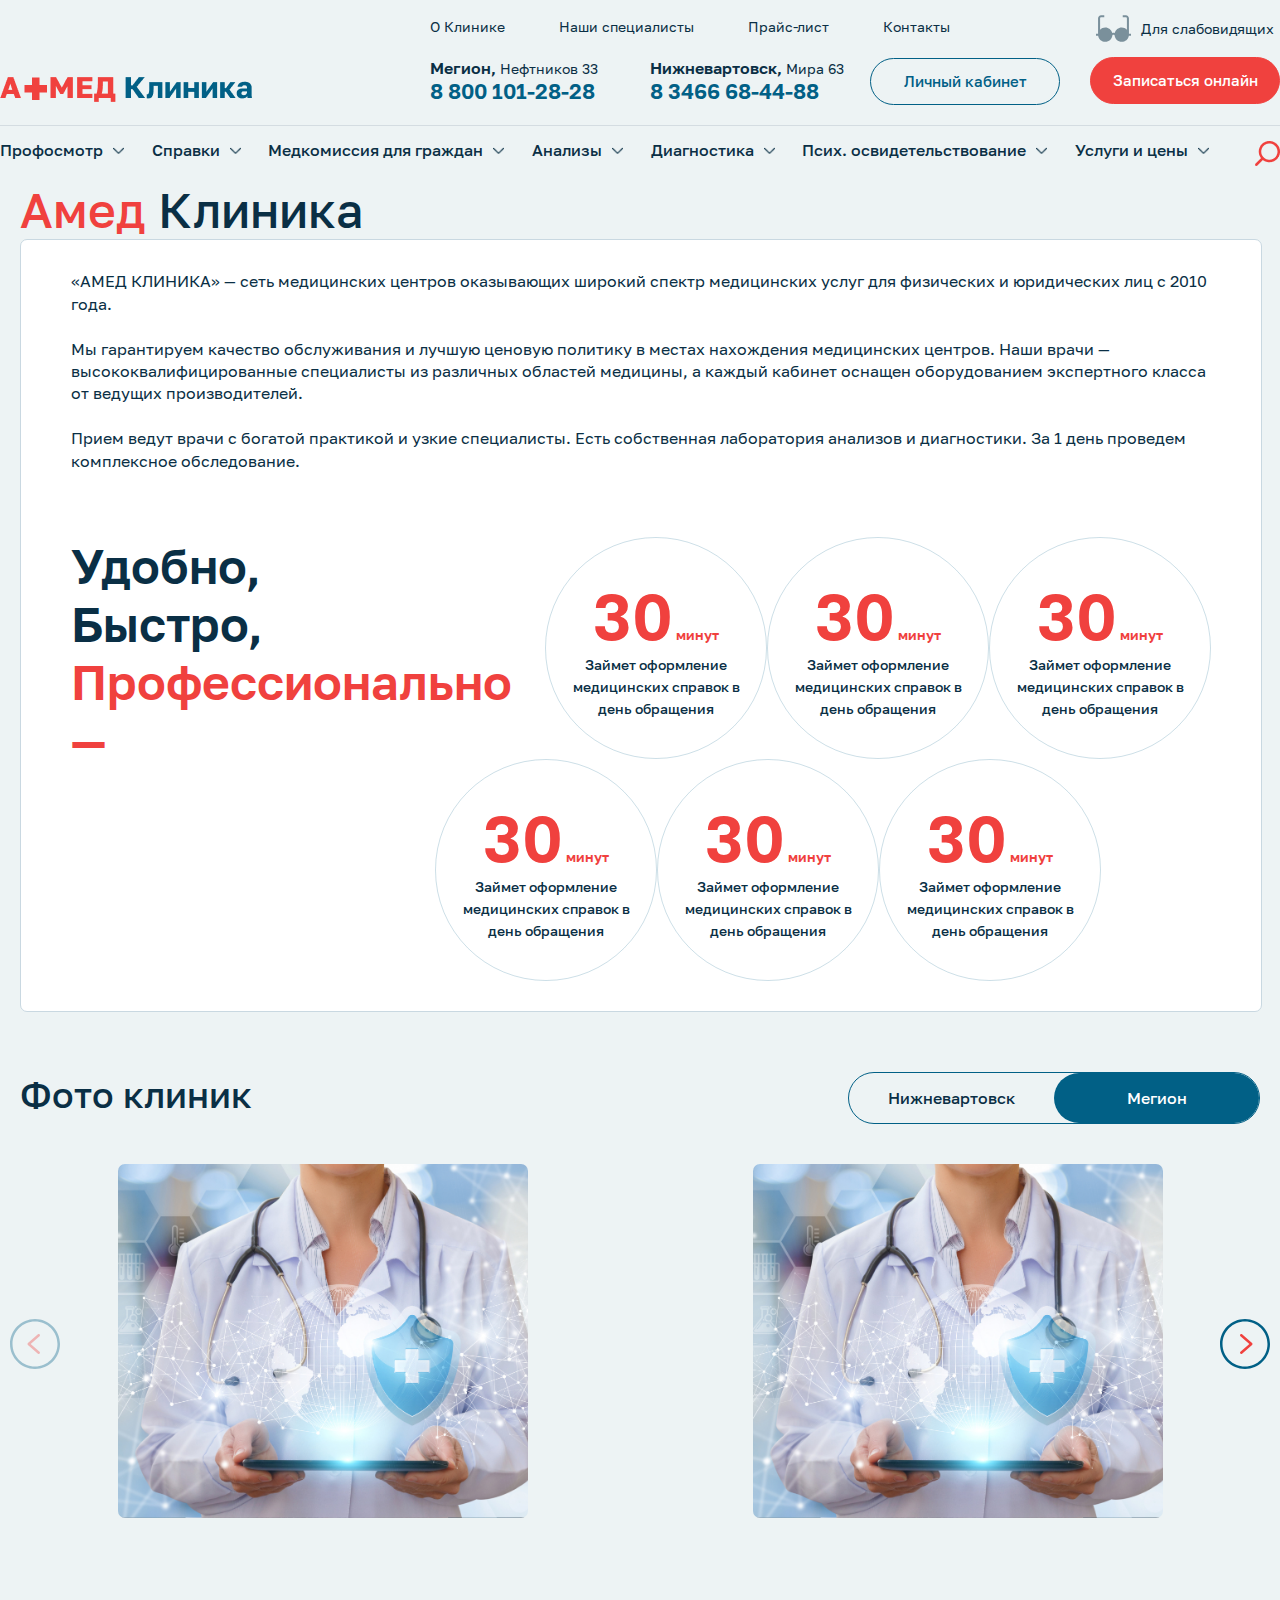
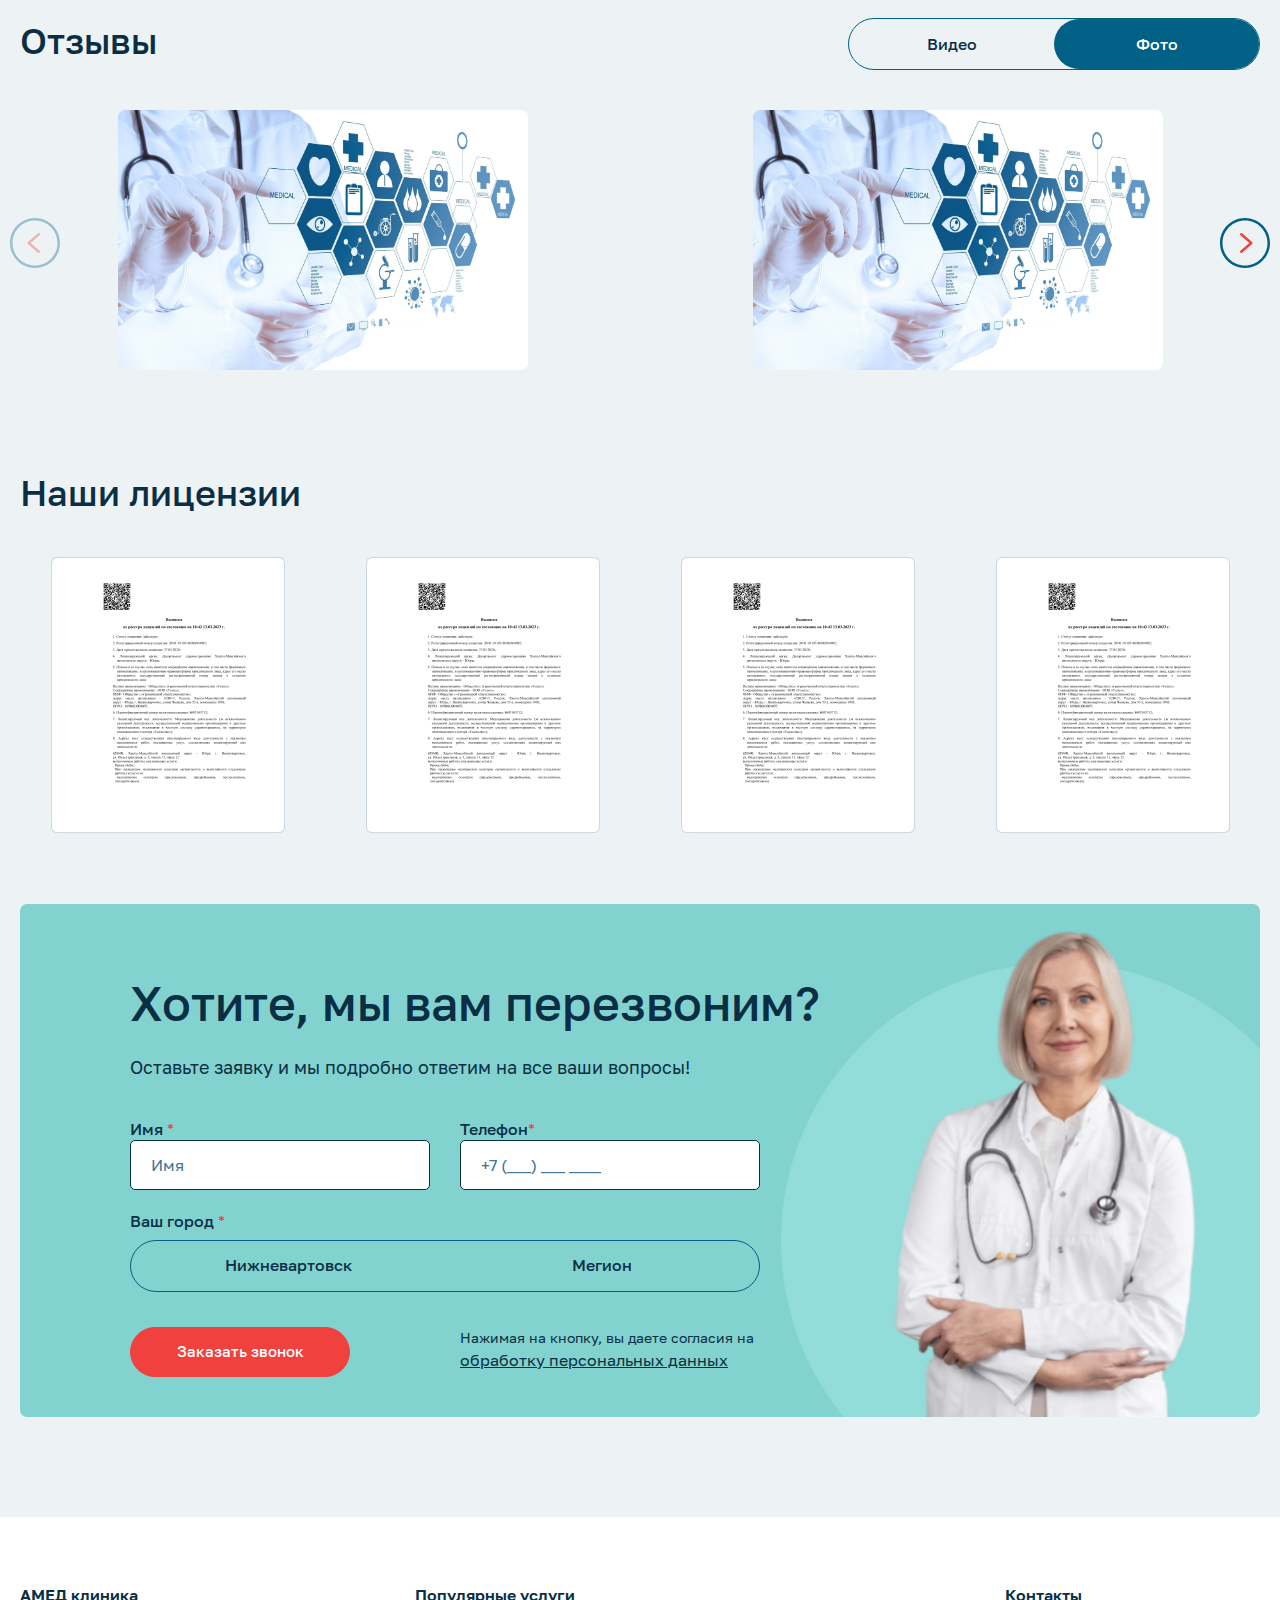
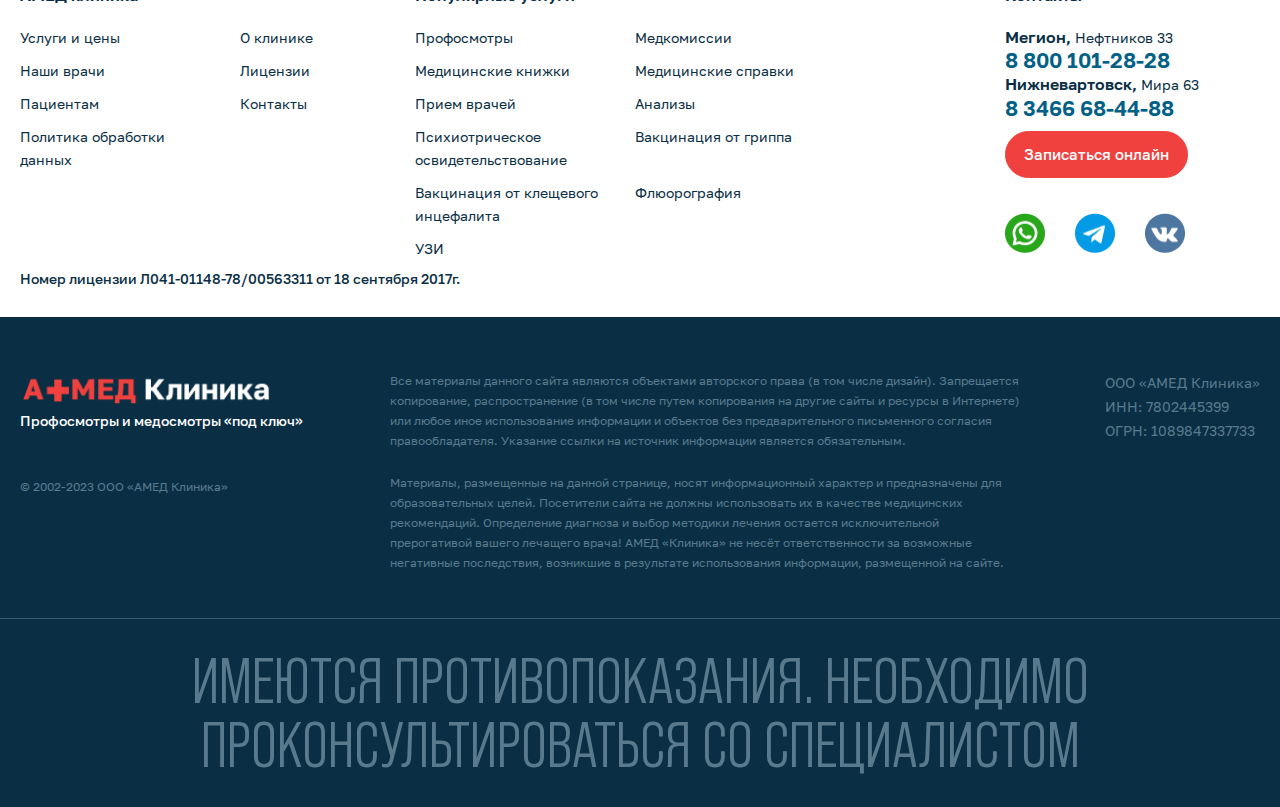
<file: clinic.html>
<!DOCTYPE html>
<html lang="ru">

<head>
    <meta charset="UTF-8">
    <meta name="viewport" content="width=device-width, initial-scale=1.0">
    <link rel="stylesheet" href="fonts/Golos.css">
    <link rel="stylesheet" href="fonts/bebas.css">
    <link rel="stylesheet" href="swiper-bundle.css">
    <link rel="stylesheet" href="styles.css">
    <link rel="stylesheet" href="invise.css">


    <title>Амед Клиника</title>
</head>


<body>
    <div class="page">

        <header class="header">
            <div class="header__desctop">
                <div class="header__top">
                    <div class="logo header__logo" alt="logo"></div>
                    <div class="header__right-container">
                        <div class="header__container">
                            <ul class="header__first-menu">
                                <li>
                                    <a href="#">О Клинике</a>
                                </li>
                                <li>
                                    <a href="#">Наши специалисты</a>
                                </li>
                                <li>
                                    <a href="#">Прайс-лист</a>
                                </li>
                                <li>
                                    <a href="#">Контакты</a>
                                </li>
                            </ul>
                            <div class="header__adress">
                                <div class="header__adress-container">
                                    <p class="header__adress-title">
                                        <span>Мегион,</span> Нефтников 33
                                    </p>
                                    <a href="tel: 88001012828" class="header__adress-phone">
                                        8 800 101-28-28
                                    </a>
                                </div>
                                <div class="header__adress-container">
                                    <p class="header__adress-title">
                                        <span>Нижневартовск,</span> Мира 63
                                    </p>
                                    <a href="tel: 83466684488" class="header__adress-phone">
                                        8 3466 68-44-88
                                    </a>
                                </div>
                                <button class="rec-btn login-btn" id="lk">
                                    Личный кабинет
                                </button>
                            </div>
                            <div class="login__container invisibility">
                                <ul>
                                    <li id="lk-list">
                                        <a href="#" id="lk-list">
                                            Для физических лиц
                                        </a>
                                    </li>
                                    <li id="lk-list"> 
                                        <a href="#" id="lk-list">
                                            Для орагнизаций
                                        </a>
                                    </li>
                                    <li id="lk-list">
                                        <a href="#" id="lk-list">
                                            Помощь по личному кабинету
                                        </a>
                                    </li>
                                </ul>
                            </div>
                        </div>
                        <div class="header__last-container">
                            <div class="header__visually-impaired-container">
                                <button class="header__visually-impaired-container_btn">
                                    <img src="images/Eye.svg" alt="Очки">
                                    <p>Для слабовидящих</p>
                                </button>
                                <button class="rec-btn" id="rec">
                                    Записаться онлайн
                                </button>
                            </div>
                        </div>
                    </div>
                </div>
                <div class="header__bottom">
                    <ul class="header__bottom-menu">
                        <li>
                            <a href="#">
                                <p>
                                    Профосмотр
                                </p>
                                <div></div>
                            </a>
                            <ul class="header__menu-second-floor">
                                <li>
                                    <a href="#">
                                        тест подстраиваем ширину под текст
                                    </a>
                                </li>
                                <li>
                                    <a href="#">
                                        тест
                                    </a>
                                </li>
                                <li>
                                    <a href="#">
                                        тест
                                    </a>
                                </li>
                                <li>
                                    <a href="#">
                                        тест
                                    </a>
                                </li>
                            </ul>
                        </li>
                        <li>
                            <a href="#">
                                <p>
                                    Справки
                                </p>
                                <div></div>
                            </a>
                            <ul class="header__menu-second-floor">
                                <li>
                                    <a href="#">
                                        тест подстраиваем ширину под текст
                                    </a>
                                </li>
                                <li>
                                    <a href="#">
                                        тест
                                    </a>
                                </li>
                                <li>
                                    <a href="#">
                                        тест
                                    </a>
                                </li>
                                <li>
                                    <a href="#">
                                        тест
                                    </a>
                                </li>
                            </ul>
                        </li>
                        <li>
                            <a href="#">
                                <p>
                                    Медкомиссия для граждан
                                </p>
                                <div></div>
                            </a>
                            <ul class="header__menu-second-floor">
                                <li>
                                    <a href="#">
                                        тест подстраиваем ширину под текст
                                    </a>
                                </li>
                                <li>
                                    <a href="#">
                                        тест
                                    </a>
                                </li>
                                <li>
                                    <a href="#">
                                        тест
                                    </a>
                                </li>
                                <li>
                                    <a href="#">
                                        тест
                                    </a>
                                </li>
                            </ul>
                        </li>
                        <li>
                            <a href="#">
                                <p>
                                    Анализы
                                </p>
                                <div></div>
                            </a>
                            <ul class="header__menu-second-floor">
                                <li>
                                    <a href="#">
                                        тест подстраиваем ширину под текст
                                    </a>
                                </li>
                                <li>
                                    <a href="#">
                                        тест
                                    </a>
                                </li>
                                <li>
                                    <a href="#">
                                        тест
                                    </a>
                                </li>
                                <li>
                                    <a href="#">
                                        тест
                                    </a>
                                </li>
                            </ul>
                        </li>
                        <li>
                            <a href="#">
                                <p>
                                    Диагностика
                                </p>
                                <div></div>
                            </a>
                            <ul class="header__menu-second-floor">
                                <li>
                                    <a href="#">
                                        тест подстраиваем ширину под текст
                                    </a>
                                </li>
                                <li>
                                    <a href="#">
                                        тест
                                    </a>
                                </li>
                                <li>
                                    <a href="#">
                                        тест
                                    </a>
                                </li>
                                <li>
                                    <a href="#">
                                        тест
                                    </a>
                                </li>
                            </ul>
                        </li>
                        <li>
                            <a href="#">
                                <p>
                                    Псих. освидетельствование
                                </p>
                                <div></div>
                            </a>
                            <ul class="header__menu-second-floor">
                                <li>
                                    <a href="#">
                                        тест подстраиваем ширину под текст
                                    </a>
                                </li>
                                <li>
                                    <a href="#">
                                        тест
                                    </a>
                                </li>
                                <li>
                                    <a href="#">
                                        тест
                                    </a>
                                </li>
                                <li>
                                    <a href="#">
                                        тест
                                    </a>
                                </li>
                            </ul>
                        </li>
                        <li>
                            <a href="#">
                                <p>
                                    Услуги и цены
                                </p>
                                <div></div>
                            </a>
                            <ul class="header__menu-second-floor">
                                <li>
                                    <a href="#">
                                        тест подстраиваем ширину под текст
                                    </a>
                                </li>
                                <li>
                                    <a href="#">
                                        тест
                                    </a>
                                </li>
                                <li>
                                    <a href="#">
                                        тест
                                    </a>
                                </li>
                                <li>
                                    <a href="#">
                                        тест
                                    </a>
                                </li>
                            </ul>
                        </li>
                    </ul>
                    <div class="search search-desctop" src="images/Search.png" alt="Search" id="search"></div>
                    <div class="search__input-container invisibility" id="search">
                        <input class="search__input" type="text" placeholder="Поиск по сайту" id="search">
                        <img class="search__clear-btn" src="images/Vector.svg" alt="" id="search">
                        <div class="search__container invisibility" id="search">
                            <ul id="search">
                                <li id="search">
                                    <a href="#" id="search">
                                        текст
                                    </a>
                                </li>
                                <li id="search">
                                    <a href="" id="search">
                                        текст
                                    </a>
                                </li>
                                <li id="search">
                                    <a href="" id="search">
                                        текст
                                    </a>
                                </li>
                            </ul>
                        </div>
                    </div>
                </div>
            </div>
            <div class="header-mobile">
                <div class="header-mobile__top-container">
                    <div class="header-mobile__menu-btn"></div>
                    <div class="logo header__logo header-mobile__logo" alt="logo"></div>
                    <div class="header-mobile__container">
                        <img src="images/ЛК.svg" alt="log" id="lk">
                        <img class="search search-mobile" src="images/Search.svg" alt="log" id="search">
                        <div class="search__input-container invisibility" id="search">
                            <input class="search__input" type="text" placeholder="Поиск по сайту" id="search">
                            <img class="search__clear-btn" src="images/Vector.svg" alt="" id="search">
                            <div class="search__container invisibility" id="search">
                                <ul id="search">
                                    <li id="search">
                                        <a href="#" id="search">
                                            текст
                                        </a>
                                    </li>
                                    <li id="search">
                                        <a href="" id="search">
                                            текст
                                        </a>
                                    </li>
                                    <li id="search">
                                        <a href="" id="search">
                                            текст
                                        </a>
                                    </li>
                                </ul>
                            </div>
                        </div>
                    </div>
                </div>
                <button class="rec-btn header-mobile__rec-btn" id="rec">
                    Записаться онлайн
                </button>
                <div class="login__container invisibility">
                    <ul>
                        <li id="lk-list">
                            <a href="#" id="lk-list">
                                Для физических лиц
                            </a>
                        </li>
                        <li id="lk-list"> 
                            <a href="#" id="lk-list">
                                Для орагнизаций
                            </a>
                        </li>
                        <li id="lk-list">
                            <a href="#" id="lk-list">
                                Помощь по личному кабинету
                            </a>
                        </li>
                    </ul>
                </div>
            </div>
            <div class="header__hidden-container">
                <div class="header__bottom">
                    <ul class="header__bottom-menu">
                        <li class="disabled">
                            <a href="#" id="firstMenu">
                                <p id="firstMenu">
                                    Профосмотр
                                </p>
                                <div id="firstMenu"></div>
                            </a>
                            <ul class="header__menu-second-floor">
                                <li>
                                    <a href="#">
                                        тест подстраиваем ширину под текст
                                    </a>
                                </li>
                                <li>
                                    <a href="#">
                                        тест
                                    </a>
                                </li>
                                <li>
                                    <a href="#">
                                        тест
                                    </a>
                                </li>
                                <li>
                                    <a href="#">
                                        тест
                                    </a>
                                </li>
                            </ul>
                        </li>
                        <li class="disabled">
                            <a href="#" id="firstMenu">
                                <p id="firstMenu">
                                    Справки
                                </p>
                                <div id="firstMenu"></div>
                            </a>
                            <ul class="header__menu-second-floor">
                                <li>
                                    <a href="#">
                                        тест подстраиваем ширину под текст
                                    </a>
                                </li>
                                <li>
                                    <a href="#">
                                        тест
                                    </a>
                                </li>
                                <li>
                                    <a href="#">
                                        тест
                                    </a>
                                </li>
                                <li>
                                    <a href="#">
                                        тест
                                    </a>
                                </li>
                            </ul>
                        </li>
                        <li class="disabled">
                            <a href="#" id="firstMenu">
                                <p id="firstMenu">
                                    Медкомиссия для граждан
                                </p>
                                <div id="firstMenu"></div>
                            </a>
                            <ul class="header__menu-second-floor">
                                <li>
                                    <a href="#">
                                        тест подстраиваем ширину под текст
                                    </a>
                                </li>
                                <li>
                                    <a href="#">
                                        тест
                                    </a>
                                </li>
                                <li>
                                    <a href="#">
                                        тест
                                    </a>
                                </li>
                                <li>
                                    <a href="#">
                                        тест
                                    </a>
                                </li>
                            </ul>
                        </li>
                        <li class="disabled">
                            <a href="#" id="firstMenu">
                                <p id="firstMenu">
                                    Анализы
                                </p>
                                <div id="firstMenu"></div>
                            </a>
                            <ul class="header__menu-second-floor">
                                <li>
                                    <a href="#">
                                        тест подстраиваем ширину под текст
                                    </a>
                                </li>
                                <li>
                                    <a href="#">
                                        тест
                                    </a>
                                </li>
                                <li>
                                    <a href="#">
                                        тест
                                    </a>
                                </li>
                                <li>
                                    <a href="#">
                                        тест
                                    </a>
                                </li>
                            </ul>
                        </li>
                        <li class="disabled">
                            <a href="#" id="firstMenu">
                                <p id="firstMenu">
                                    Диагностика
                                </p>
                                <div id="firstMenu"></div>
                            </a>
                            <ul class="header__menu-second-floor">
                                <li>
                                    <a href="#">
                                        тест подстраиваем ширину под текст
                                    </a>
                                </li>
                                <li>
                                    <a href="#">
                                        тест
                                    </a>
                                </li>
                                <li>
                                    <a href="#">
                                        тест
                                    </a>
                                </li>
                                <li>
                                    <a href="#">
                                        тест
                                    </a>
                                </li>
                            </ul>
                        </li>
                        <li class="disabled">
                            <a href="#" id="firstMenu">
                                <p id="firstMenu">
                                    Псих. освидетельствование
                                </p>
                                <div id="firstMenu"></div>
                            </a>
                            <ul class="header__menu-second-floor">
                                <li>
                                    <a href="#">
                                        тест подстраиваем ширину под текст
                                    </a>
                                </li>
                                <li>
                                    <a href="#">
                                        тест
                                    </a>
                                </li>
                                <li>
                                    <a href="#">
                                        тест
                                    </a>
                                </li>
                                <li>
                                    <a href="#">
                                        тест
                                    </a>
                                </li>
                            </ul>
                        </li>
                        <li class="disabled">
                            <a href="#" id="firstMenu">
                                <p id="firstMenu">
                                    Услуги и цены
                                </p>
                                <div id="firstMenu"></div>
                            </a>
                            <ul class="header__menu-second-floor">
                                <li>
                                    <a href="#">
                                        тест подстраиваем ширину под текст
                                    </a>
                                </li>
                                <li>
                                    <a href="#">
                                        тест
                                    </a>
                                </li>
                                <li>
                                    <a href="#">
                                        тест
                                    </a>
                                </li>
                                <li>
                                    <a href="#">
                                        тест
                                    </a>
                                </li>
                            </ul>
                        </li>
                    </ul>
                </div>
                <ul class="header__first-menu">
                    <li>
                        <a href="#">О Клинике</a>
                    </li>
                    <li>
                        <a href="#">Наши специалисты</a>
                    </li>
                    <li>
                        <a href="#">Прайс-лист</a>
                    </li>
                    <li>
                        <a href="#">Контакты</a>
                    </li>
                </ul>
                <div class="header__adress">
                    <div class="header__adress-container">
                        <p class="header__adress-title">
                            <span>Мегион,</span> Нефтников 33
                        </p>
                        <a href="tel: 88001012828" class="header__adress-phone">
                            8 800 101-28-28
                        </a>
                    </div>
                    <div class="header__adress-container">
                        <p class="header__adress-title">
                            <span>Нижневартовск,</span> Мира 63
                        </p>
                        <a href="tel: 83466684488" class="header__adress-phone">
                            8 3466 68-44-88
                        </a>
                    </div>
                </div>
            </div>
        </header>

        <section class="clinic">
            <div class="clinic__box">
                <h2 class="clinic__title">
                    <span>Амед</span> Клиника
                </h2>
                <div class="fmc__background" id="fmcDescription">

                    <p class="fmc__text">
                        «АМЕД КЛИНИКА» — сеть медицинских центров оказывающих широкий спектр медицинских услуг для
                        физических и юридических лиц с 2010 года. <br><br>
                        Мы гарантируем качество обслуживания и лучшую ценовую политику в местах нахождения медицинских
                        центров. Наши врачи — высококвалифицированные специалисты из различных областей медицины, а
                        каждый кабинет оснащен оборудованием экспертного класса от ведущих производителей.
                        <br><br>Прием ведут врачи с богатой практикой и узкие специалисты. Есть собственная лаборатория
                        анализов
                        и диагностики. За 1 день проведем комплексное обследование.
                    </p>

                    <div class="clinic__bottom-container">
                        <h3 class="clinic__subtitle">
                            Удобно, <br>Быстро, <br><span>Профессионально —</span>
                        </h3>
                        <div class="clinic__circle-container">
                            <div class="clinic__circle-first-container">
                                <div class="circle-card">
                                    <h3 class="circle-card__title">
                                        <span>30</span> минут
                                    </h3>
                                    <p class="circle-card__text">
                                        Займет оформление медицинских справок в день обращения
                                    </p>
                                </div>
                                <div class="circle-card">
                                    <h3 class="circle-card__title">
                                        <span>30</span> минут
                                    </h3>
                                    <p class="circle-card__text">
                                        Займет оформление медицинских справок в день обращения
                                    </p>
                                </div>
                                <div class="circle-card">
                                    <h3 class="circle-card__title">
                                        <span>30</span> минут
                                    </h3>
                                    <p class="circle-card__text">
                                        Займет оформление медицинских справок в день обращения
                                    </p>
                                </div>
                            </div>
                            <div class="clinic__circle-second-container">
                                <div class="circle-card">
                                    <h3 class="circle-card__title">
                                        <span>30</span> минут
                                    </h3>
                                    <p class="circle-card__text">
                                        Займет оформление медицинских справок в день обращения
                                    </p>
                                </div>
                                <div class="circle-card">
                                    <h3 class="circle-card__title">
                                        <span>30</span> минут
                                    </h3>
                                    <p class="circle-card__text">
                                        Займет оформление медицинских справок в день обращения
                                    </p>
                                </div>
                                <div class="circle-card">
                                    <h3 class="circle-card__title">
                                        <span>30</span> минут
                                    </h3>
                                    <p class="circle-card__text">
                                        Займет оформление медицинских справок в день обращения
                                    </p>
                                </div>
                            </div>
                        </div>

                    </div>

                </div>


            </div>
        </section>

        <section class="reviews reviews__none-background clinic">
            <div class="reviews__container">
                <div class="reviews__top-container">
                    <h2 class="reviews__title">
                        Фото клиник
                    </h2>
                    <div class="choice-filter-btn clinic__btn-choice">
                        <div class="choice-filter-btn__color choice-filter-btn__color-right"></div>
                        <p class="choice-filter-btn__title">
                            Нижневартовск
                        </p>
                        <p class="choice-filter-btn__title choice-filter-btn__title-color">
                            Мегион
                        </p>
                    </div>
                </div>
                <div class="swiper__container invisibility" id="fotoNign">
                    <div class="swiper reviewsSwiperTwo">
                        <div class="swiper-wrapper" data-swiper-autoplay="2000">
                            <div class="swiper-slide">
                                <img class="reviewsSwiper__iframe reviewsSwiper__img" src="images/qvtlouqawpk.jpg" alt="kartinka">
                            </div>
                            <div class="swiper-slide">
                                <img class="reviewsSwiper__iframe reviewsSwiper__img" src="images/qvtlouqawpk.jpg" alt="kartinka">
                            </div>
                            <div class="swiper-slide">
                                <img class="reviewsSwiper__iframe reviewsSwiper__img" src="images/qvtlouqawpk.jpg" alt="kartinka">
                            </div>
                            <div class="swiper-slide">
                                <img class="reviewsSwiper__iframe reviewsSwiper__img" src="images/qvtlouqawpk.jpg" alt="kartinka">
                            </div>
                            <div class="swiper-slide">
                                <img class="reviewsSwiper__iframe reviewsSwiper__img" src="images/qvtlouqawpk.jpg" alt="kartinka">
                            </div>
                            <div class="swiper-slide">
                                <img class="reviewsSwiper__iframe reviewsSwiper__img" src="images/qvtlouqawpk.jpg" alt="kartinka">
                            </div>
                            <div class="swiper-slide">
                                <img class="reviewsSwiper__iframe reviewsSwiper__img" src="images/qvtlouqawpk.jpg" alt="kartinka">
                            </div>
                        </div>
                    </div>
                    <div class="swiper__nav-container">
                        <div class="swiper-button-next ddd-next"></div>
                        <div class="swiper-button-prev ddd-prev"></div>
                    </div>
                </div>
                <div class="swiper__container" id="fotoMegion">
                    <div class="swiper reviewsSwiperTwo">
                        <div class="swiper-wrapper" data-swiper-autoplay="2000">
                            <div class="swiper-slide">
                                <img class="reviewsSwiper__iframe reviewsSwiper__img" src="images/medicine.jpg" alt="kartinka">
                            </div>
                            <div class="swiper-slide">
                                <img class="reviewsSwiper__iframe reviewsSwiper__img" src="images/medicine.jpg" alt="kartinka">
                            </div>
                            <div class="swiper-slide">
                                <img class="reviewsSwiper__iframe reviewsSwiper__img" src="images/medicine.jpg" alt="kartinka">
                            </div>
                            <div class="swiper-slide">
                                <img class="reviewsSwiper__iframe reviewsSwiper__img" src="images/medicine.jpg" alt="kartinka">
                            </div>
                            <div class="swiper-slide">
                                <img class="reviewsSwiper__iframe reviewsSwiper__img" src="images/medicine.jpg" alt="kartinka">
                            </div>
                            <div class="swiper-slide">
                                <img class="reviewsSwiper__iframe reviewsSwiper__img" src="images/medicine.jpg" alt="kartinka">
                            </div>
                            <div class="swiper-slide">
                                <img class="reviewsSwiper__iframe reviewsSwiper__img" src="images/medicine.jpg" alt="kartinka">
                            </div>
                        </div>
                    </div>
                    <div class="swiper__nav-container">
                        <div class="swiper-button-next ddd-next"></div>
                        <div class="swiper-button-prev ddd-prev"></div>
                    </div>
                </div>
            </div>
        </section>  

        <section class="reviews reviews__none-background">
            <div class="reviews__container">
                <div class="reviews__top-container">
                    <h2 class="reviews__title">
                        Отзывы
                    </h2>
                    <div class="choice-filter-btn reviews__btn-choice">
                        <div class="choice-filter-btn__color choice-filter-btn__color-right"></div>
                        <p class="choice-filter-btn__title">
                            Видео
                        </p>
                        <p class="choice-filter-btn__title choice-filter-btn__title-color">
                            Фото
                        </p>
                    </div>
                </div>
                <div class="swiper__container invisibility" id="reviewsVideo">
                    <div class="swiper reviewsSwiper">
                        <div class="swiper-wrapper" data-swiper-autoplay="2000">
                            <div class="swiper-slide">
                                 <img src="images/loading-23.gif" alt="gif">
                                 <iframe class="reviewsSwiper__iframe" src="https://www.youtube.com/embed/pXbd4SWVtcI?si=9OlP_MAC1VKZec9b" title="YouTube video player" frameborder="0" allow="accelerometer; autoplay; clipboard-write; encrypted-media; gyroscope; picture-in-picture; web-share" allowfullscreen></iframe>
                            </div>
                            <div class="swiper-slide">
                                 <img src="images/loading-23.gif" alt="gif">
                                 <iframe class="reviewsSwiper__iframe" src="https://www.youtube.com/embed/pXbd4SWVtcI?si=9OlP_MAC1VKZec9b" title="YouTube video player" frameborder="0" allow="accelerometer; autoplay; clipboard-write; encrypted-media; gyroscope; picture-in-picture; web-share" allowfullscreen></iframe>
                            </div>
                            <div class="swiper-slide">
                                 <img src="images/loading-23.gif" alt="gif">
                                 <iframe class="reviewsSwiper__iframe" src="https://www.youtube.com/embed/pXbd4SWVtcI?si=9OlP_MAC1VKZec9b" title="YouTube video player" frameborder="0" allow="accelerometer; autoplay; clipboard-write; encrypted-media; gyroscope; picture-in-picture; web-share" allowfullscreen></iframe>
                            </div>
                            <div class="swiper-slide">
                                 <img src="images/loading-23.gif" alt="gif">
                                 <iframe class="reviewsSwiper__iframe" src="https://www.youtube.com/embed/pXbd4SWVtcI?si=9OlP_MAC1VKZec9b" title="YouTube video player" frameborder="0" allow="accelerometer; autoplay; clipboard-write; encrypted-media; gyroscope; picture-in-picture; web-share" allowfullscreen></iframe>
                            </div>
                        </div>

                    </div>
                    <div class="swiper__nav-container">
                        <div class="swiper-button-next reviews-swiper-button-next"></div>
                        <div class="swiper-button-prev reviews-swiper-button-prev"></div>
                    </div>
                </div>
                <div class="swiper__container" id="reviewsPhoto">
                    <div class="swiper reviewsSwiper">
                        <div class="swiper-wrapper" data-swiper-autoplay="2000">
                            <div class="swiper-slide">
                                <img class="reviewsSwiper__iframe" src="images/qvtlouqawpk.jpg" alt="kartinka">
                            </div>
                            <div class="swiper-slide">
                                <img class="reviewsSwiper__iframe" src="images/qvtlouqawpk.jpg" alt="kartinka">
                            </div>
                            <div class="swiper-slide">
                                <img class="reviewsSwiper__iframe" src="images/qvtlouqawpk.jpg" alt="kartinka">
                            </div>
                            <div class="swiper-slide">
                                <img class="reviewsSwiper__iframe" src="images/qvtlouqawpk.jpg" alt="kartinka">
                            </div>
                            <div class="swiper-slide">
                                <img class="reviewsSwiper__iframe" src="images/qvtlouqawpk.jpg" alt="kartinka">
                            </div>
                            <div class="swiper-slide">
                                <img class="reviewsSwiper__iframe" src="images/qvtlouqawpk.jpg" alt="kartinka">
                            </div>
                            <div class="swiper-slide">
                                <img class="reviewsSwiper__iframe" src="images/qvtlouqawpk.jpg" alt="kartinka">
                            </div>
                        </div>
                    </div>
                    <div class="swiper__nav-container">
                        <div class="swiper-button-next reviews-swiper-button-next"></div>
                        <div class="swiper-button-prev reviews-swiper-button-prev"></div>
                    </div>
                </div>
            </div>
        </section>  

        <section class="reviews licence circle-none-padding">
            <div class="reviews__top-container licence__top-container">
                <h2 class="reviews__title licence__title">
                    Наши лицензии
                </h2>
            </div>
            <div class="docs__cards-list licence__cards-list">
                <div class="swiper licenceSwiper">
                    <div class="swiper-wrapper" data-swiper-autoplay="2000">
                        <div class="swiper-slide">
                            <img src="images/licence.png" alt="kartinka">
                        </div>
                        <div class="swiper-slide">
                            <img src="images/licence.png" alt="kartinka">
                        </div>
                        <div class="swiper-slide">
                            <img src="images/licence.png" alt="kartinka">
                        </div>
                        <div class="swiper-slide">
                            <img src="images/licence.png" alt="kartinka">
                        </div>
                        <div class="swiper-slide">
                            <img src="images/licence.png" alt="kartinka">
                        </div>
                        <div class="swiper-slide">
                            <img src="images/licence.png" alt="kartinka">
                        </div>
                        <div class="swiper-slide">
                            <img src="images/licence.png" alt="kartinka">
                        </div>
                        <div class="swiper-slide">
                            <img src="images/licence.png" alt="kartinka">
                        </div>
                    </div>
                </div>
            </div>
            <div class="callback-baner">
                <h2 class="callback-baner__title">
                    Хотите, мы вам перезвоним?
                </h2>
                <p class="callback-baner__link-text">
                    Оставьте заявку и мы подробно ответим на все ваши вопросы!
                </p>
                <form class="popup-rec-online__form callback-baner__form">
                    <div class="popup-rec-online__name-container callback-baner__name-container">
                        <div class="popup-rec-online__name-input-container callback-baner__name-input-container">
                            <p class="popup-rec-online__input-title callback-baner__input-title">
                                Имя <span>*</span>
                            </p>
                            <input class="popup-rec-online__name callback-baner__name" type="text" placeholder="Имя"
                                name="name">
                            <span class="popup-rec-online__span callback-baner__span" id="name">
                                Обязательное поле для заполнения
                            </span>
                        </div>
                        <div class="popup-rec-online__name-input-container popup-rec-online__name-input-container-tel callback-baner__name-input-container">
                            <p class="popup-rec-online__input-title callback-baner__input-title">
                                Телефон<span>*</span>
                            </p>
                            <input class="popup-rec-online__name popup-rec-online__tel callback-baner__name" name="phone" type="text"
                                placeholder="+7 (___) ___ ____">
                            <span class="popup-rec-online__span callback-baner__span" id="phone">
                                Обязательное поле для заполнения
                            </span>
                        </div>
                    </div>
                    <p class="popup-rec-online__title callback-baner__title">
                        Ваш город <span>*</span>
                    </p>
                    <div class="popup-rec-online__flex-container callback-baner__flex-container">
                        <div class="choice-filter-btn callback-baner__btn-choice">
                            <div class="choice-filter-btn__color invisibility"></div>
                            <p class="choice-filter-btn__title" id="nignevartovskBtn">
                                Нижневартовск
                            </p>
                            <p class="choice-filter-btn__title" id="megionBtn">
                                Мегион
                            </p>
                        </div>
                        <span class="popup-rec-online__span" id="callbackSpan">
                            Пожалуйста, выберите город
                        </span>
                    </div>
                    <div class="callback-baner__bottom-container">
                        <button class="rec-btn popup-rec-online__submit-btn callback-baner__submit-btn" type="submit">
                            Заказать звонок
                        </button>
                        <p class="callback-baner__bottom-text">
                            Нажимая на кнопку, вы даете согласия на
                            <a class="callback-baner__botom-link" href="#">обработку персональных данных</a>
                        </p>
                    </div>
                </form>
            </div>
        </section>

        <footer class="footer">
            <div class="footer__top-container">
                <div class="footer__elements-container">
                    <div class="footer__menu-container">
                        <div class="footer__element-container">
                            <h3>АМЕД клиника</h3>
                            <div class="footer__grid-container">
                                <ul>
                                    <li>
                                        <a href="#">Услуги и цены</a>
                                    </li>
                                    <li>
                                        <a href="#">О клинике</a>
                                    </li>
                                    <li>
                                        <a href="#">Наши врачи</a>
                                    </li>
                                    <li>
                                        <a href="#">Лицензии</a>
                                    </li>
                                    <li>
                                        <a href="#">Пациентам</a>
                                    </li>
                                    <li>
                                        <a href="#">Контакты</a>
                                    </li>
                                    <li>
                                        <a href="#">Политика обработки данных</a>
                                    </li>
                                </ul>
                            </div>
                        </div>
                        <div class="footer__element-container">
                            <h3>Популярные услуги</h3>
                            <div class="footer__grid-container">
                                <ul>
                                    <li>
                                        <a href="#">Профосмотры</a>
                                    </li>
                                    <li>
                                        <a href="#">Медкомиссии</a>
                                    </li>
                                    <li>
                                        <a href="#">Медицинские книжки</a>
                                    </li>
                                    <li>
                                        <a href="#">Медицинские справки</a>
                                    </li>
                                    <li>
                                        <a href="#">Прием врачей</a>
                                    </li>
                                    <li>
                                        <a href="#">Анализы</a>
                                    </li>
                                    <li>
                                        <a href="#">Психиотрическое освидетельствование</a>
                                    </li>
                                    <li>
                                        <a href="#">Вакцинация от гриппа</a>
                                    </li>
                                    <li>
                                        <a href="#">Вакцинация от клещевого инцефалита</a>
                                    </li>
                                    <li>
                                        <a href="#">Флюорография</a>
                                    </li>
                                    <li>
                                        <a href="#">УЗИ</a>
                                    </li>
                                </ul>
                            </div>
                        </div>
                    </div>
                    <div class="footer__element-container">
                        <h3>Контакты</h3>
                        <div class="header__adress-container">
                            <p class="header__adress-title">
                                <span>Мегион,</span> Нефтников 33
                            </p>
                            <a href="tel: 88001012828" class="header__adress-phone">
                                8 800 101-28-28
                            </a>
                        </div>
                        <div class="header__adress-container">
                            <p class="header__adress-title">
                                <span>Нижневартовск,</span> Мира 63
                            </p>
                            <a href="tel: 83466684488" class="header__adress-phone">
                                8 3466 68-44-88
                            </a>
                        </div>
                        <button class="rec-btn" id="rec">
                            Записаться онлайн
                        </button>
                        <div class="footer__link-container">
                            <a href="#"><img src="images/whatsapp.png" alt="link"></a>
                            <a href="#"><img src="images/telegram.png" alt="link"></a>
                            <a href="#"><img src="images/vk.png" alt="link"></a>
                        </div>
                    </div>
                </div>
                <h3 class="footer__licence-title">
                    Номер лицензии Л041-01148-78/00563311 от 18 сентября 2017г.
                </h3>
            </div>
            <div class="footer__bottom-container">
                <div class="footer__elements-container">
                    <div class="footer__element-container">
                        <a href="#"><img src="images/ЛоготипFotter.png" alt="#"></a>
                        <p>Профосмотры и медосмотры «под ключ»</p>
                        <span>© 2002-2023 ООО «АМЕД Клиника»</span>
                    </div>
                    <div class="footer__element-container">
                        <p>Все материалы данного сайта являются объектами авторского права (в том числе дизайн).
                            Запрещается копирование, распространение (в том числе путем копирования на другие сайты и
                            ресурсы в Интернете) или любое иное использование информации и объектов без предварительного
                            письменного согласия правообладателя. Указание ссылки на источник информации является
                            обязательным.</p><br>
                        <p>Материалы, размещенные на данной странице, носят информационный характер и предназначены для
                            образовательных целей. Посетители сайта не должны использовать их в качестве медицинских
                            рекомендаций. Определение диагноза и выбор методики лечения остается исключительной
                            прерогативой вашего лечащего врача! АМЕД «Клиника» не несёт ответственности за возможные
                            негативные последствия, возникшие в результате использования информации, размещенной на
                            сайте.</p>
                    </div>
                    <div class="footer__element-container">
                        <p>
                            ООО «АМЕД Клиника»
                        </p>
                        <p>
                            ИНН: 7802445399
                        </p>
                        <p>
                            ОГРН: 1089847337733
                        </p>
                    </div>
                </div>

            </div>
            <p class="footer__bottom-title">
                ИМЕЮТСЯ ПРОТИВОПОКАЗАНИЯ. НЕОБХОДИМО ПРОКОНСУЛЬТИРОВАТЬСЯ СО СПЕЦИАЛИСТОМ
            </p>
        </footer>

    </div>
    <div class="overlay overlayRecOnline" id="rec">
        <div class="popup popup-rec-online">
            <img class="popup-rec-online__close-btn" src="images/Vector.svg" alt="close">
            <div class="popup__container">
                <h3 class="popup__title">
                    Записаться онлайн
                </h3>
                <a class="popup__link-title">
                    Медкомиссия для ФМС
                </a>
                <form class="popup-rec-online__form">
                    <p class="popup-rec-online__title">
                        Выберите клинику: <span>*</span>
                    </p>
                    <div class="popup-rec-online__flex-container">
                        <div class="popup-rec-online__container" id="megionContainer">
                            <input type="radio" name="city" id="megion">
                            <label for="megion">
                                <div class="label__container label__container__checked">
                                    <p class="city__name">
                                        г. Мегион,
                                    </p>
                                    <p class="city__adress">
                                        Нефтников 33, 2 этаж
                                    </p>
                                </div>
                            </label>
                        </div>
                        <div class="popup-rec-online__container" id="nignevartovskContainer">
                            <input type="radio" name="city" id="nignevartovsk">
                            <label for="nignevartovsk">
                                <div class="label__container">
                                    <p class="city__name">
                                        г. Нижневартовск,
                                    </p>
                                    <p class="city__adress">
                                        Мира 63, 5 этаж
                                    </p>
                                </div>
                            </label>
                        </div>
                        <span class="popup-rec-online__span" id="citySpan">
                            Пожалуйста, выберите город
                        </span>
                    </div>
                    <p class="popup-rec-online__title">
                        Ваши данные
                    </p>
                    <div class="popup-rec-online__name-container">
                        <div class="popup-rec-online__name-input-container">
                            <p class="popup-rec-online__input-title ">
                                Ваше имя <span>*</span>
                            </p>
                            <input class="popup-rec-online__name" type="text" placeholder="Имя" name="name" id="inputName">
                            <span class="popup-rec-online__span" id="name">
                                Обязательное поле для заполнения
                            </span>
                        </div>
                        <div class="popup-rec-online__name-input-container">
                            <p class="popup-rec-online__input-title">
                                Ваша фамилия
                            </p>
                            <input class="popup-rec-online__name popup-rec-online__surname" type="text"
                                placeholder="Фамилия">
                        </div>
                    </div>
                    <div class="popup-rec-online__name-input-container popup-rec-online__name-input-container-tel">
                        <p class="popup-rec-online__input-title">
                            Телефон для связи <span>*</span>
                        </p>
                        <input class="popup-rec-online__name popup-rec-online__tel" name="phone" type="text"
                            placeholder="+7 (___) ___ ____">
                        <span class="popup-rec-online__span" id="phone">
                            Обязательное поле для заполнения
                        </span>
                    </div>
                    <div class="popup-rec-online__name-input-container popup-rec-online__name-input-container-comment">
                        <p class="popup-rec-online__input-title">
                            Коментарий
                        </p>
                        <input class="popup-rec-online__name popup-rec-online__comment" type="text">
                    </div>
                    <button class="rec-btn popup-rec-online__submit-btn" type="submit">
                        Записаться
                    </button>
                </form>
            </div>
            <div class="popup-rec-online__bottom-container">
                <h3>
                    После отправки заявки с вами свяжется специалист
                </h3>
                <p>
                    Ваши данные в безопасности, согласно 152 ФЗ РФ. Отправляя данную форму, вы соглашаетесь с
                    политикой конфиденциальности персональных данных.
                </p>
            </div>
        </div>
    </div>
    <div class="overlay overlayRecOnline" id="app">
        <div class="popup popup-rec-online" id="appPopup">
            <img class="popup-rec-online__close-btn" src="images/Vector.svg" alt="close">
            <div class="popup__container">
                <h3 class="popup__title">
                    Оставить заявку на запись
                </h3>
                <a class="popup__link-title">
                    Медкомиссия для ФМС
                </a>
                <form class="popup-rec-online__form">
                    <p class="popup-rec-online__title">
                        Выберите клинику: <span>*</span>
                    </p>
                    <div class="popup-rec-online__flex-container">
                        <div class="popup-rec-online__container" id="megionContainer">
                            <input type="radio" name="city" id="megionOne">
                            <label for="megionOne">
                                <div class="label__container label__container__checked">
                                    <p class="city__name">
                                        г. Мегион,
                                    </p>
                                    <p class="city__adress">
                                        Нефтников 33, 2 этаж
                                    </p>
                                </div>
                            </label>
                        </div>
                        <div class="popup-rec-online__container" id="nignevartovskContainer">
                            <input type="radio" name="city" id="nignevartovskOne">
                            <label for="nignevartovskOne">
                                <div class="label__container">
                                    <p class="city__name">
                                        г. Нижневартовск,
                                    </p>
                                    <p class="city__adress">
                                        Мира 63, 5 этаж
                                    </p>
                                </div>
                            </label>
                        </div>
                        <span class="popup-rec-online__span" id="citySpan">
                            Пожалуйста, выберите город
                        </span>
                    </div>
                    <p class="popup-rec-online__title" style="margin: 30px 0 20px;">
                        Дата и время желаемого посещения:
                    </p>
                    <div class="popup-rec-online__name-container">
                        <div class="popup-rec-online__name-input-container">
                            <input class="popup-rec-online__name" type="date" name="data" id="inputDate">
                        </div>
                        <div class="popup-rec-online__name-input-container">
                            <select class="popup-rec-online__name" id="select">
                                <option>10:00</option>
                                <option>11:00</option>
                                <option>12:00</option>
                                <option>13:00</option>
                                <option>14:00</option>
                                <option>15:00</option>
                                <option>16:00</option>
                                <option>17:00</option>
                                <option>18:00</option>
                            </select>
                        </div>
                    </div>
                    <p class="popup-rec-online__input-title ">
                        <span>Внимание!</span> Дата и время является желаемым. Точное время для записи
                        вам сообщит специалист по звонку, после отправки заявки.
                    </p>
                    <p class="popup-rec-online__title">
                        Ваши данные
                    </p>
                    <div class="popup-rec-online__name-container">
                        <div class="popup-rec-online__name-input-container">
                            <p class="popup-rec-online__input-title ">
                                Ваше имя <span>*</span>
                            </p>
                            <input class="popup-rec-online__name" type="text" placeholder="Имя" name="name"
                                id="inputName">
                            <span class="popup-rec-online__span" id="name">
                                Обязательное поле для заполнения
                            </span>
                        </div>
                        <div class="popup-rec-online__name-input-container">
                            <p class="popup-rec-online__input-title">
                                Ваша фамилия
                            </p>
                            <input class="popup-rec-online__name popup-rec-online__surname" type="text"
                                placeholder="Фамилия">
                        </div>
                    </div>
                    <div class="popup-rec-online__name-input-container popup-rec-online__name-input-container-tel">
                        <p class="popup-rec-online__input-title">
                            Телефон для связи <span>*</span>
                        </p>
                        <input class="popup-rec-online__name popup-rec-online__tel" name="phone" type="text"
                            placeholder="+7 (___) ___ ____">
                        <span class="popup-rec-online__span" id="phone">
                            Обязательное поле для заполнения
                        </span>
                    </div>
                    <div class="popup-rec-online__name-input-container popup-rec-online__name-input-container-comment">
                        <p class="popup-rec-online__input-title">
                            Коментарий
                        </p>
                        <input class="popup-rec-online__name popup-rec-online__comment" type="text">
                    </div>
                    <button class="rec-btn popup-rec-online__submit-btn" type="submit">
                        Записаться
                    </button>
                </form>
            </div>
            <div class="popup-rec-online__bottom-container">
                <h3>
                    После отправки заявки с вами свяжется специалист
                </h3>
                <p>
                    Ваши данные в безопасности, согласно 152 ФЗ РФ. Отправляя данную форму, вы соглашаетесь с
                    политикой конфиденциальности персональных данных.
                </p>
            </div>
        </div>
    </div>
    <div class="overlay overlayImg">
        <div class="popupImg">
             <img class="popup-rec-online__close-btn" src="images/Vector.svg" alt="close">
            <div class="swiper__container" id="reviewsPhoto">
                <div class="swiper popupSwiper">
                    <div class="swiper-wrapper" data-swiper-autoplay="2000" >
                        
                    </div>
                </div>
                <div class="swiper__nav-container">
                    <div class="swiper-button-next popup-swiper-button-next"></div>
                    <div class="swiper-button-prev popup-swiper-button-prev"></div>
                </div>
            </div>
        </div>
    </div>
    <script src="swiped-events.js"></script>
    <script src="swiper-bundle.js"></script>
    <script src="script.js"></script>
</body>

</html>
</file>
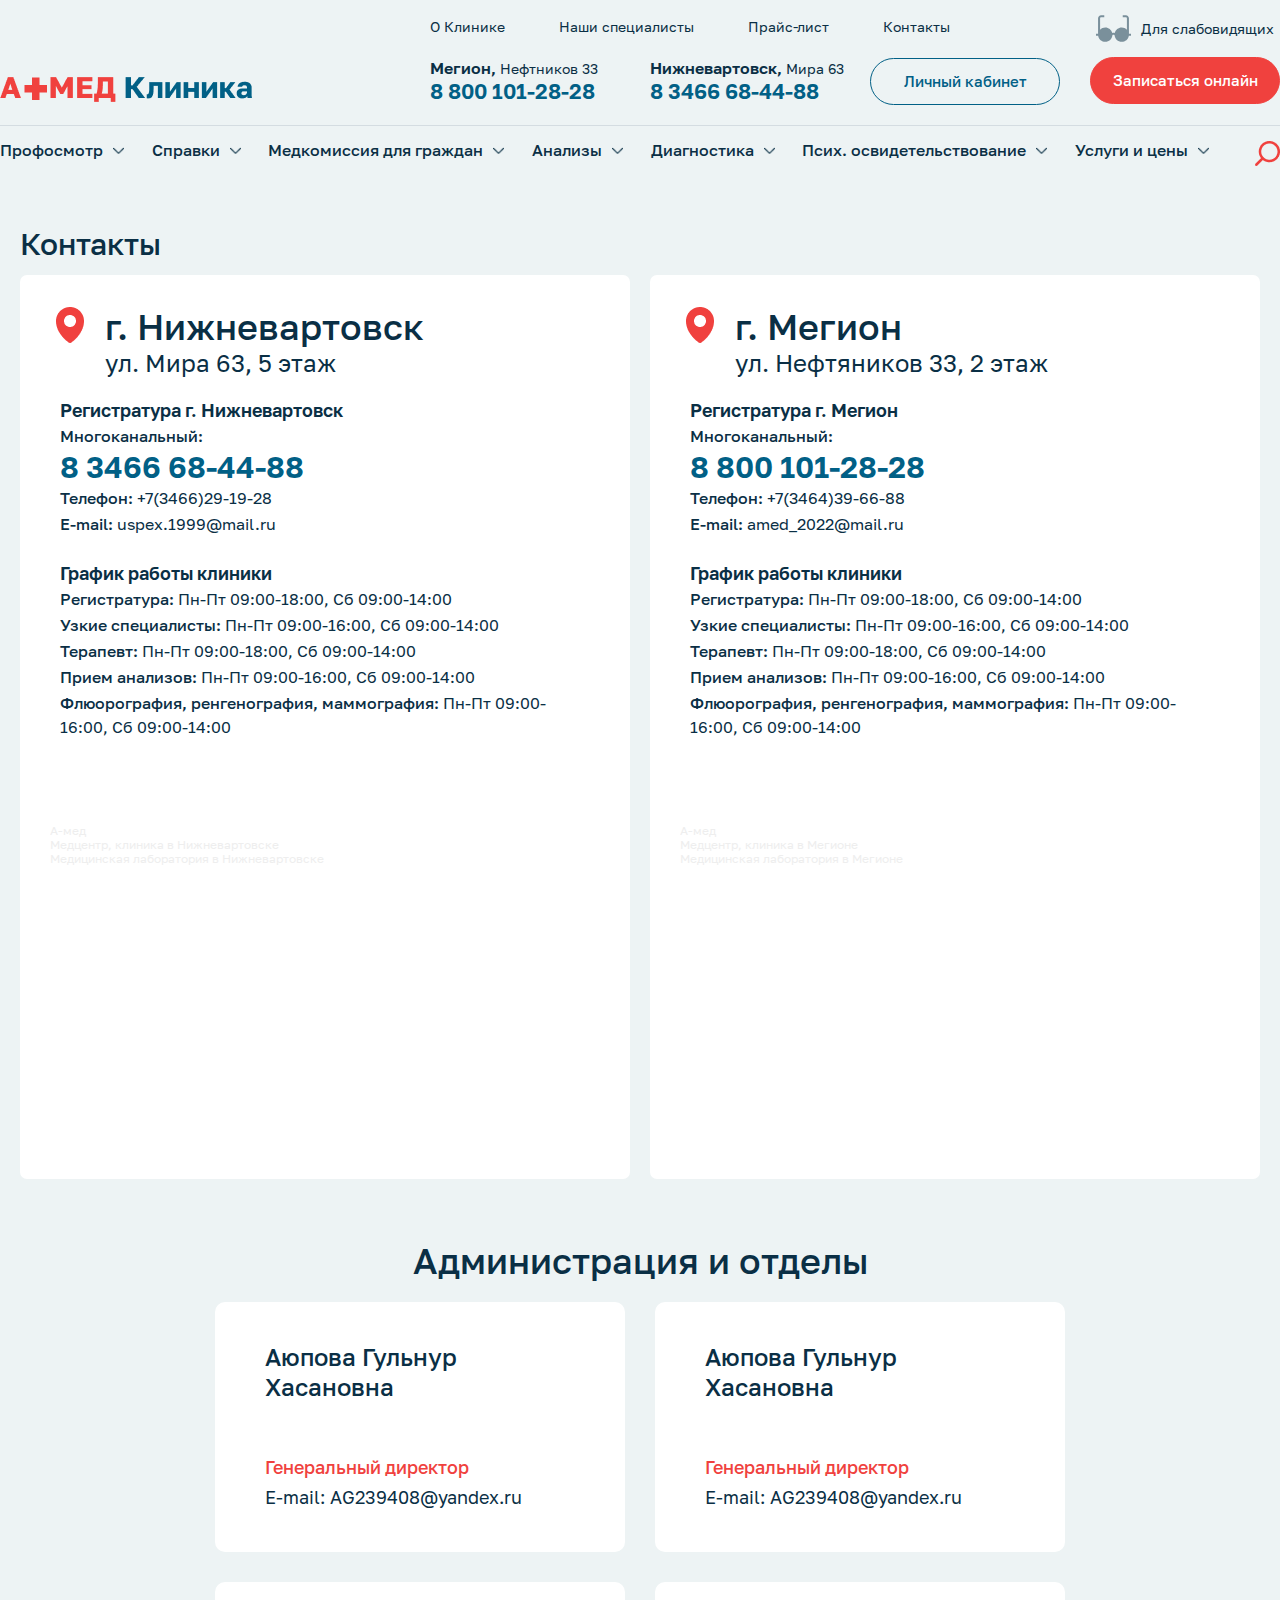
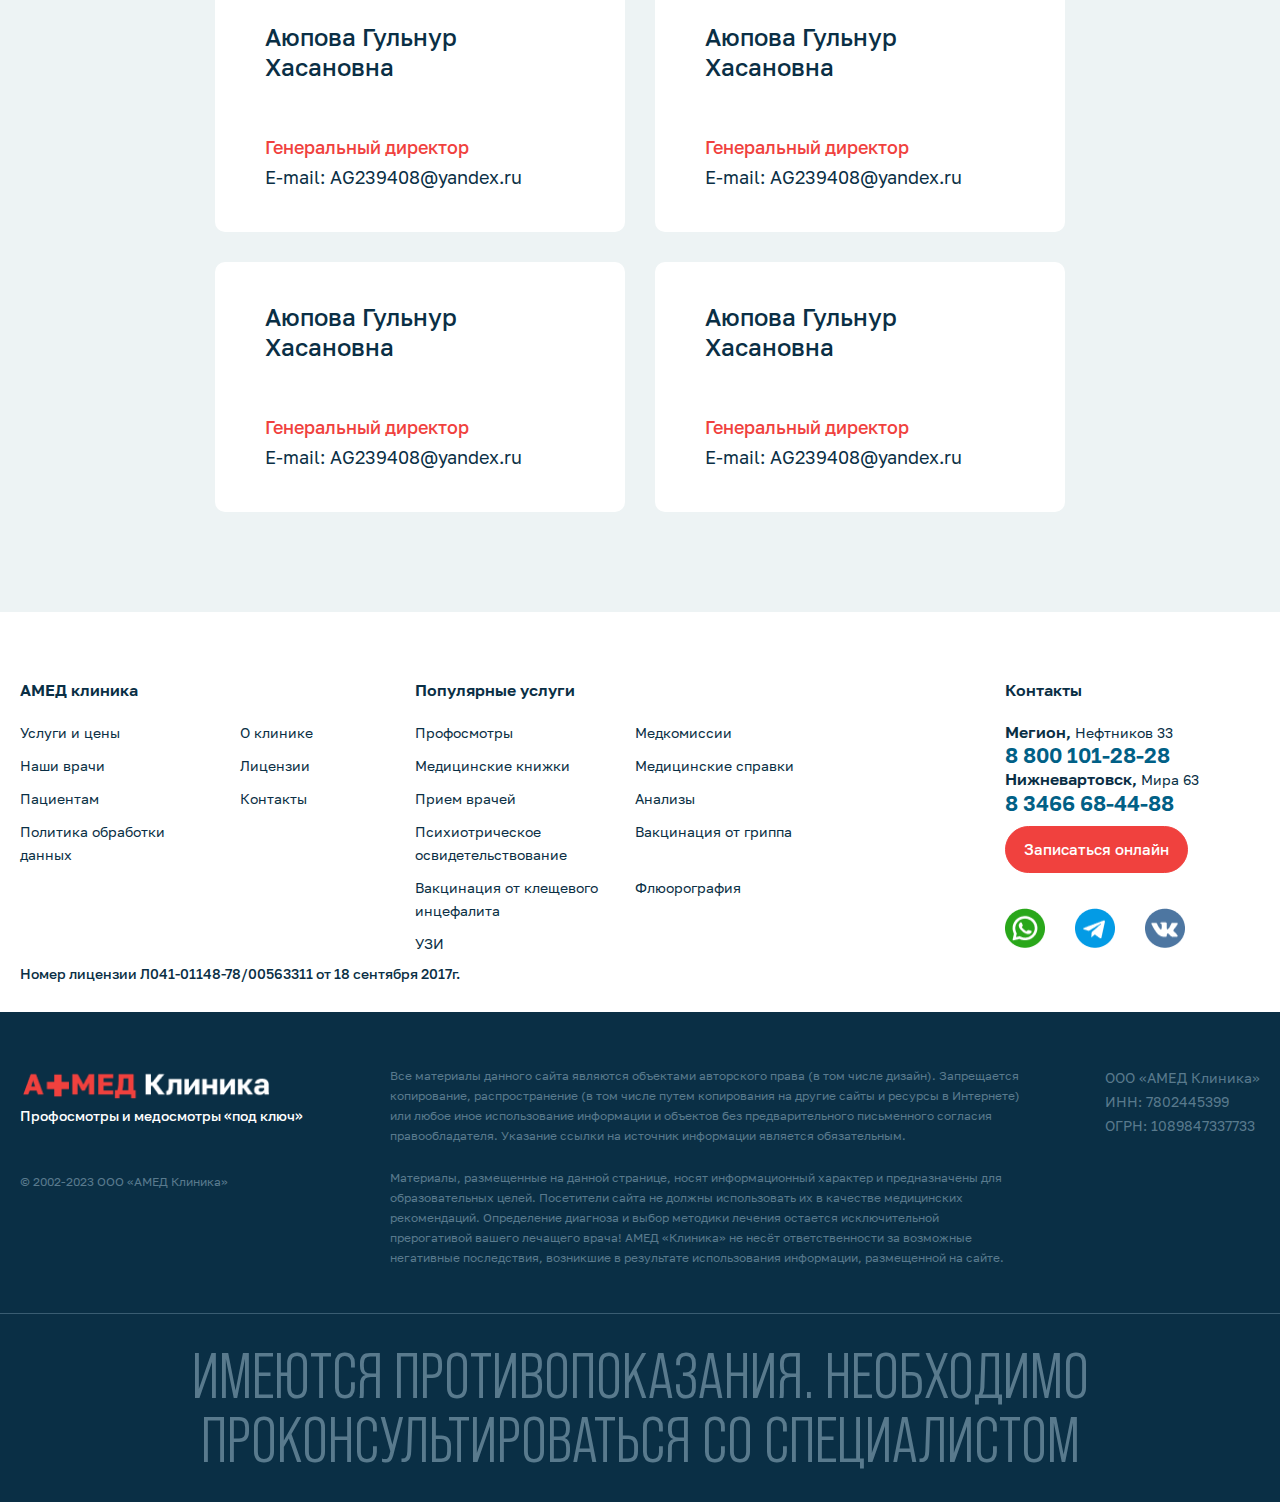
<file: contacts.html>
<!DOCTYPE html>
<html lang="ru">

<head>
    <meta charset="UTF-8">
    <meta name="viewport" content="width=device-width, initial-scale=1.0">
    <link rel="stylesheet" href="fonts/Golos.css">
    <link rel="stylesheet" href="fonts/bebas.css">
    <link rel="stylesheet" href="swiper-bundle.css">
    <link rel="stylesheet" href="styles.css">
    <link rel="stylesheet" href="invise.css">


    <title>Амед Клиника</title>
</head>


<body>
    <div class="page">

        <header class="header">
            <div class="header__desctop">
                <div class="header__top">
                    <div class="logo header__logo" alt="logo"></div>
                    <div class="header__right-container">
                        <div class="header__container">
                            <ul class="header__first-menu">
                                <li>
                                    <a href="#">О Клинике</a>
                                </li>
                                <li>
                                    <a href="#">Наши специалисты</a>
                                </li>
                                <li>
                                    <a href="#">Прайс-лист</a>
                                </li>
                                <li>
                                    <a href="#">Контакты</a>
                                </li>
                            </ul>
                            <div class="header__adress">
                                <div class="header__adress-container">
                                    <p class="header__adress-title">
                                        <span>Мегион,</span> Нефтников 33
                                    </p>
                                    <a href="tel: 88001012828" class="header__adress-phone">
                                        8 800 101-28-28
                                    </a>
                                </div>
                                <div class="header__adress-container">
                                    <p class="header__adress-title">
                                        <span>Нижневартовск,</span> Мира 63
                                    </p>
                                    <a href="tel: 83466684488" class="header__adress-phone">
                                        8 3466 68-44-88
                                    </a>
                                </div>
                                <button class="rec-btn login-btn" id="lk">
                                    Личный кабинет
                                </button>
                            </div>
                            <div class="login__container invisibility">
                                <ul>
                                    <li id="lk-list">
                                        <a href="#" id="lk-list">
                                            Для физических лиц
                                        </a>
                                    </li>
                                    <li id="lk-list"> 
                                        <a href="#" id="lk-list">
                                            Для орагнизаций
                                        </a>
                                    </li>
                                    <li id="lk-list">
                                        <a href="#" id="lk-list">
                                            Помощь по личному кабинету
                                        </a>
                                    </li>
                                </ul>
                            </div>
                        </div>
                        <div class="header__last-container">
                            <div class="header__visually-impaired-container">
                                <button class="header__visually-impaired-container_btn">
                                    <img src="images/Eye.svg" alt="Очки">
                                    <p>Для слабовидящих</p>
                                </button>
                                <button class="rec-btn" id="rec">
                                    Записаться онлайн
                                </button>
                            </div>
                        </div>
                    </div>
                </div>
                <div class="header__bottom">
                    <ul class="header__bottom-menu">
                        <li>
                            <a href="#">
                                <p>
                                    Профосмотр
                                </p>
                                <div></div>
                            </a>
                            <ul class="header__menu-second-floor">
                                <li>
                                    <a href="#">
                                        тест подстраиваем ширину под текст
                                    </a>
                                </li>
                                <li>
                                    <a href="#">
                                        тест
                                    </a>
                                </li>
                                <li>
                                    <a href="#">
                                        тест
                                    </a>
                                </li>
                                <li>
                                    <a href="#">
                                        тест
                                    </a>
                                </li>
                            </ul>
                        </li>
                        <li>
                            <a href="#">
                                <p>
                                    Справки
                                </p>
                                <div></div>
                            </a>
                            <ul class="header__menu-second-floor">
                                <li>
                                    <a href="#">
                                        тест подстраиваем ширину под текст
                                    </a>
                                </li>
                                <li>
                                    <a href="#">
                                        тест
                                    </a>
                                </li>
                                <li>
                                    <a href="#">
                                        тест
                                    </a>
                                </li>
                                <li>
                                    <a href="#">
                                        тест
                                    </a>
                                </li>
                            </ul>
                        </li>
                        <li>
                            <a href="#">
                                <p>
                                    Медкомиссия для граждан
                                </p>
                                <div></div>
                            </a>
                            <ul class="header__menu-second-floor">
                                <li>
                                    <a href="#">
                                        тест подстраиваем ширину под текст
                                    </a>
                                </li>
                                <li>
                                    <a href="#">
                                        тест
                                    </a>
                                </li>
                                <li>
                                    <a href="#">
                                        тест
                                    </a>
                                </li>
                                <li>
                                    <a href="#">
                                        тест
                                    </a>
                                </li>
                            </ul>
                        </li>
                        <li>
                            <a href="#">
                                <p>
                                    Анализы
                                </p>
                                <div></div>
                            </a>
                            <ul class="header__menu-second-floor">
                                <li>
                                    <a href="#">
                                        тест подстраиваем ширину под текст
                                    </a>
                                </li>
                                <li>
                                    <a href="#">
                                        тест
                                    </a>
                                </li>
                                <li>
                                    <a href="#">
                                        тест
                                    </a>
                                </li>
                                <li>
                                    <a href="#">
                                        тест
                                    </a>
                                </li>
                            </ul>
                        </li>
                        <li>
                            <a href="#">
                                <p>
                                    Диагностика
                                </p>
                                <div></div>
                            </a>
                            <ul class="header__menu-second-floor">
                                <li>
                                    <a href="#">
                                        тест подстраиваем ширину под текст
                                    </a>
                                </li>
                                <li>
                                    <a href="#">
                                        тест
                                    </a>
                                </li>
                                <li>
                                    <a href="#">
                                        тест
                                    </a>
                                </li>
                                <li>
                                    <a href="#">
                                        тест
                                    </a>
                                </li>
                            </ul>
                        </li>
                        <li>
                            <a href="#">
                                <p>
                                    Псих. освидетельствование
                                </p>
                                <div></div>
                            </a>
                            <ul class="header__menu-second-floor">
                                <li>
                                    <a href="#">
                                        тест подстраиваем ширину под текст
                                    </a>
                                </li>
                                <li>
                                    <a href="#">
                                        тест
                                    </a>
                                </li>
                                <li>
                                    <a href="#">
                                        тест
                                    </a>
                                </li>
                                <li>
                                    <a href="#">
                                        тест
                                    </a>
                                </li>
                            </ul>
                        </li>
                        <li>
                            <a href="#">
                                <p>
                                    Услуги и цены
                                </p>
                                <div></div>
                            </a>
                            <ul class="header__menu-second-floor">
                                <li>
                                    <a href="#">
                                        тест подстраиваем ширину под текст
                                    </a>
                                </li>
                                <li>
                                    <a href="#">
                                        тест
                                    </a>
                                </li>
                                <li>
                                    <a href="#">
                                        тест
                                    </a>
                                </li>
                                <li>
                                    <a href="#">
                                        тест
                                    </a>
                                </li>
                            </ul>
                        </li>
                    </ul>
                    <div class="search search-desctop" src="images/Search.png" alt="Search" id="search"></div>
                    <div class="search__input-container invisibility" id="search">
                        <input class="search__input" type="text" placeholder="Поиск по сайту" id="search">
                        <img class="search__clear-btn" src="images/Vector.svg" alt="" id="search">
                        <div class="search__container invisibility" id="search">
                            <ul id="search">
                                <li id="search">
                                    <a href="#" id="search">
                                        текст
                                    </a>
                                </li>
                                <li id="search">
                                    <a href="" id="search">
                                        текст
                                    </a>
                                </li>
                                <li id="search">
                                    <a href="" id="search">
                                        текст
                                    </a>
                                </li>
                            </ul>
                        </div>
                    </div>
                </div>
            </div>
            <div class="header-mobile">
                <div class="header-mobile__top-container">
                    <div class="header-mobile__menu-btn"></div>
                    <div class="logo header__logo header-mobile__logo" alt="logo"></div>
                    <div class="header-mobile__container">
                        <img src="images/ЛК.svg" alt="log" id="lk">
                        <img class="search search-mobile" src="images/Search.svg" alt="log" id="search">
                        <div class="search__input-container invisibility" id="search">
                            <input class="search__input" type="text" placeholder="Поиск по сайту" id="search">
                            <img class="search__clear-btn" src="images/Vector.svg" alt="" id="search">
                            <div class="search__container invisibility" id="search">
                                <ul id="search">
                                    <li id="search">
                                        <a href="#" id="search">
                                            текст
                                        </a>
                                    </li>
                                    <li id="search">
                                        <a href="" id="search">
                                            текст
                                        </a>
                                    </li>
                                    <li id="search">
                                        <a href="" id="search">
                                            текст
                                        </a>
                                    </li>
                                </ul>
                            </div>
                        </div>
                    </div>
                </div>
                <button class="rec-btn header-mobile__rec-btn" id="rec">
                    Записаться онлайн
                </button>
                <div class="login__container invisibility">
                    <ul>
                        <li id="lk-list">
                            <a href="#" id="lk-list">
                                Для физических лиц
                            </a>
                        </li>
                        <li id="lk-list"> 
                            <a href="#" id="lk-list">
                                Для орагнизаций
                            </a>
                        </li>
                        <li id="lk-list">
                            <a href="#" id="lk-list">
                                Помощь по личному кабинету
                            </a>
                        </li>
                    </ul>
                </div>
            </div>
            <div class="header__hidden-container">
                <div class="header__bottom">
                    <ul class="header__bottom-menu">
                        <li class="disabled">
                            <a href="#" id="firstMenu">
                                <p id="firstMenu">
                                    Профосмотр
                                </p>
                                <div id="firstMenu"></div>
                            </a>
                            <ul class="header__menu-second-floor">
                                <li>
                                    <a href="#">
                                        тест подстраиваем ширину под текст
                                    </a>
                                </li>
                                <li>
                                    <a href="#">
                                        тест
                                    </a>
                                </li>
                                <li>
                                    <a href="#">
                                        тест
                                    </a>
                                </li>
                                <li>
                                    <a href="#">
                                        тест
                                    </a>
                                </li>
                            </ul>
                        </li>
                        <li class="disabled">
                            <a href="#" id="firstMenu">
                                <p id="firstMenu">
                                    Справки
                                </p>
                                <div id="firstMenu"></div>
                            </a>
                            <ul class="header__menu-second-floor">
                                <li>
                                    <a href="#">
                                        тест подстраиваем ширину под текст
                                    </a>
                                </li>
                                <li>
                                    <a href="#">
                                        тест
                                    </a>
                                </li>
                                <li>
                                    <a href="#">
                                        тест
                                    </a>
                                </li>
                                <li>
                                    <a href="#">
                                        тест
                                    </a>
                                </li>
                            </ul>
                        </li>
                        <li class="disabled">
                            <a href="#" id="firstMenu">
                                <p id="firstMenu">
                                    Медкомиссия для граждан
                                </p>
                                <div id="firstMenu"></div>
                            </a>
                            <ul class="header__menu-second-floor">
                                <li>
                                    <a href="#">
                                        тест подстраиваем ширину под текст
                                    </a>
                                </li>
                                <li>
                                    <a href="#">
                                        тест
                                    </a>
                                </li>
                                <li>
                                    <a href="#">
                                        тест
                                    </a>
                                </li>
                                <li>
                                    <a href="#">
                                        тест
                                    </a>
                                </li>
                            </ul>
                        </li>
                        <li class="disabled">
                            <a href="#" id="firstMenu">
                                <p id="firstMenu">
                                    Анализы
                                </p>
                                <div id="firstMenu"></div>
                            </a>
                            <ul class="header__menu-second-floor">
                                <li>
                                    <a href="#">
                                        тест подстраиваем ширину под текст
                                    </a>
                                </li>
                                <li>
                                    <a href="#">
                                        тест
                                    </a>
                                </li>
                                <li>
                                    <a href="#">
                                        тест
                                    </a>
                                </li>
                                <li>
                                    <a href="#">
                                        тест
                                    </a>
                                </li>
                            </ul>
                        </li>
                        <li class="disabled">
                            <a href="#" id="firstMenu">
                                <p id="firstMenu">
                                    Диагностика
                                </p>
                                <div id="firstMenu"></div>
                            </a>
                            <ul class="header__menu-second-floor">
                                <li>
                                    <a href="#">
                                        тест подстраиваем ширину под текст
                                    </a>
                                </li>
                                <li>
                                    <a href="#">
                                        тест
                                    </a>
                                </li>
                                <li>
                                    <a href="#">
                                        тест
                                    </a>
                                </li>
                                <li>
                                    <a href="#">
                                        тест
                                    </a>
                                </li>
                            </ul>
                        </li>
                        <li class="disabled">
                            <a href="#" id="firstMenu">
                                <p id="firstMenu">
                                    Псих. освидетельствование
                                </p>
                                <div id="firstMenu"></div>
                            </a>
                            <ul class="header__menu-second-floor">
                                <li>
                                    <a href="#">
                                        тест подстраиваем ширину под текст
                                    </a>
                                </li>
                                <li>
                                    <a href="#">
                                        тест
                                    </a>
                                </li>
                                <li>
                                    <a href="#">
                                        тест
                                    </a>
                                </li>
                                <li>
                                    <a href="#">
                                        тест
                                    </a>
                                </li>
                            </ul>
                        </li>
                        <li class="disabled">
                            <a href="#" id="firstMenu">
                                <p id="firstMenu">
                                    Услуги и цены
                                </p>
                                <div id="firstMenu"></div>
                            </a>
                            <ul class="header__menu-second-floor">
                                <li>
                                    <a href="#">
                                        тест подстраиваем ширину под текст
                                    </a>
                                </li>
                                <li>
                                    <a href="#">
                                        тест
                                    </a>
                                </li>
                                <li>
                                    <a href="#">
                                        тест
                                    </a>
                                </li>
                                <li>
                                    <a href="#">
                                        тест
                                    </a>
                                </li>
                            </ul>
                        </li>
                    </ul>
                </div>
                <ul class="header__first-menu">
                    <li>
                        <a href="#">О Клинике</a>
                    </li>
                    <li>
                        <a href="#">Наши специалисты</a>
                    </li>
                    <li>
                        <a href="#">Прайс-лист</a>
                    </li>
                    <li>
                        <a href="#">Контакты</a>
                    </li>
                </ul>
                <div class="header__adress">
                    <div class="header__adress-container">
                        <p class="header__adress-title">
                            <span>Мегион,</span> Нефтников 33
                        </p>
                        <a href="tel: 88001012828" class="header__adress-phone">
                            8 800 101-28-28
                        </a>
                    </div>
                    <div class="header__adress-container">
                        <p class="header__adress-title">
                            <span>Нижневартовск,</span> Мира 63
                        </p>
                        <a href="tel: 83466684488" class="header__adress-phone">
                            8 3466 68-44-88
                        </a>
                    </div>
                </div>
            </div>
        </header>

        <section class="politica">
            <div class="fmc__box">
                <div class="fmc__adress">
                    <h2>
                        Контакты
                    </h2>
                    <div class="fmc__adress-container">
                        <div class="fmc__adress-card">
                            <div class="politica__top-container">
                                <img src="images/pin.png" alt="pin">
                                <div class="header__adress-container">
                                    <p class="header__adress-title">
                                        <span>г. Нижневартовск</span><br> ул. Мира 63, 5 этаж
                                    </p>
                                </div>
                            </div>
                            <p class="fmc__text">
                                <b class="politica__bold-text">Регистратура г. Нижневартовск</b><br>
                                <b>Многоканальный:</b> <br>
                                <a href="tel: 83466684488" class="header__adress-phone">
                                    8 3466 68-44-88
                                </a><br>
                                <b>Телефон:</b> <a href="tel: 83464396688">+7(3466)29-19-28</a><br>
                                <b>E-mail:</b> <a href="mailto: uspex.1999@mail.ru">uspex.1999@mail.ru</a><br>
                                <br>
                                <b class="politica__bold-text">График работы клиники</b><br>
                                <b>Регистратура:</b> Пн-Пт 09:00-18:00, Сб 09:00-14:00 <br>
                                <b>Узкие специалисты:</b> Пн-Пт 09:00-16:00, Сб 09:00-14:00 <br>
                                <b>Терапевт:</b> Пн-Пт 09:00-18:00, Сб 09:00-14:00 <br>
                                <b>Прием анализов:</b> Пн-Пт 09:00-16:00, Сб 09:00-14:00 <br>
                                <b> Флюорография, ренгенография, маммография:</b> Пн-Пт 09:00-16:00, Сб
                                09:00-14:00
                            </p>
                            <div style="position:relative;overflow:hidden;"><a
                                    href="https://yandex.ru/maps/org/a_med/228472658686/?utm_medium=mapframe&utm_source=maps"
                                    style="color:#eee;font-size:12px;position:absolute;top:0px;">А-мед</a><a
                                    href="https://yandex.ru/maps/1091/nizhnevartovsk/category/medical_center_clinic/184106108/?utm_medium=mapframe&utm_source=maps"
                                    style="color:#eee;font-size:12px;position:absolute;top:14px;">Медцентр, клиника в
                                    Нижневартовске</a><a
                                    href="https://yandex.ru/maps/1091/nizhnevartovsk/category/medical_laboratory/184106078/?utm_medium=mapframe&utm_source=maps"
                                    style="color:#eee;font-size:12px;position:absolute;top:28px;">Медицинская
                                    лаборатория в Нижневартовске</a><iframe
                                    src="https://yandex.ru/map-widget/v1/?ll=76.612697%2C60.938872&mode=search&oid=228472658686&ol=biz&z=14.17"
                                    frameborder="1" allowfullscreen="true" style="position:relative;"></iframe></div>
                        </div>
                        <div class="fmc__adress-card">
                            <div class="politica__top-container">
                                <img src="images/pin.png" alt="pin">
                                <div class="header__adress-container">
                                    <p class="header__adress-title">
                                        <span>г. Мегион</span><br> ул. Нефтяников 33, 2 этаж
                                    </p>
                                </div>
                            </div>
                            <p class="fmc__text">
                                <b class="politica__bold-text">Регистратура г. Мегион</b><br>
                                <b>Многоканальный:</b> <br>
                                <a href="tel: 83466684488" class="header__adress-phone">
                                    8 800 101-28-28
                                </a><br>
                                <b>Телефон:</b> <a href="tel: 83464396688">+7(3464)39-66-88</a><br>
                                <b>E-mail:</b> <a href="mailto: amed_2022@mail.ru">amed_2022@mail.ru</a><br>
                                <br>
                                <b class="politica__bold-text">График работы клиники</b><br>
                                <b>Регистратура:</b> Пн-Пт 09:00-18:00, Сб 09:00-14:00 <br>
                                <b>Узкие специалисты:</b> Пн-Пт 09:00-16:00, Сб 09:00-14:00 <br>
                                <b>Терапевт:</b> Пн-Пт 09:00-18:00, Сб 09:00-14:00 <br>
                                <b>Прием анализов:</b> Пн-Пт 09:00-16:00, Сб 09:00-14:00 <br>
                                <b> Флюорография, ренгенография, маммография:</b> Пн-Пт 09:00-16:00, Сб
                                09:00-14:00
                            </p>
                            <div style="position:relative;overflow:hidden;"><a
                                    href="https://yandex.ru/maps/org/a_med/165779531537/?utm_medium=mapframe&utm_source=maps"
                                    style="color:#eee;font-size:12px;position:absolute;top:0px;">А-мед</a><a
                                    href="https://yandex.ru/maps/11182/megion/category/medical_center_clinic/184106108/?utm_medium=mapframe&utm_source=maps"
                                    style="color:#eee;font-size:12px;position:absolute;top:14px;">Медцентр, клиника в
                                    Мегионе</a><a
                                    href="https://yandex.ru/maps/11182/megion/category/medical_laboratory/184106078/?utm_medium=mapframe&utm_source=maps"
                                    style="color:#eee;font-size:12px;position:absolute;top:28px;">Медицинская
                                    лаборатория в Мегионе</a><iframe
                                    src="https://yandex.ru/map-widget/v1/?ll=76.104721%2C61.030771&mode=search&oid=165779531537&ol=biz&z=16.24"
                                    frameborder="1" allowfullscreen="true" style="position:relative;"></iframe></div>
                        </div>

                    </div>
                </div>
                <div class="contacts__admin-container">
                    <h2 class="contacts__admin-title">
                        Администрация и отделы
                    </h2>
                    <div class="contacts__grid-container">
                        <div class="contacts__card">
                            <p class="contacts__name">
                                Аюпова Гульнур Хасановна
                            </p>
                            <div class="contacts__card-bottom-container">
                                <p>
                                    <span>Генеральный директор</span><br>
                                    E-mail: AG239408@yandex.ru
                                </p>
                            </div>
                        </div>
                        <div class="contacts__card">
                            <p class="contacts__name">
                                Аюпова Гульнур Хасановна
                            </p>
                            <div class="contacts__card-bottom-container">
                                <p>
                                    <span>Генеральный директор</span><br>
                                    E-mail: AG239408@yandex.ru
                                </p>
                            </div>
                        </div>
                        <div class="contacts__card">
                            <p class="contacts__name">
                                Аюпова Гульнур Хасановна
                            </p>
                            <div class="contacts__card-bottom-container">
                                <p>
                                    <span>Генеральный директор</span><br>
                                    E-mail: AG239408@yandex.ru
                                </p>
                            </div>
                        </div>
                        <div class="contacts__card">
                            <p class="contacts__name">
                                Аюпова Гульнур Хасановна
                            </p>
                            <div class="contacts__card-bottom-container">
                                <p>
                                    <span>Генеральный директор</span><br>
                                    E-mail: AG239408@yandex.ru
                                </p>
                            </div>
                        </div>
                        <div class="contacts__card">
                            <p class="contacts__name">
                                Аюпова Гульнур Хасановна
                            </p>
                            <div class="contacts__card-bottom-container">
                                <p>
                                    <span>Генеральный директор</span><br>
                                    E-mail: AG239408@yandex.ru
                                </p>
                            </div>
                        </div>
                        <div class="contacts__card">
                            <p class="contacts__name">
                                Аюпова Гульнур Хасановна
                            </p>
                            <div class="contacts__card-bottom-container">
                                <p>
                                    <span>Генеральный директор</span><br>
                                    E-mail: AG239408@yandex.ru
                                </p>
                            </div>
                        </div>
                    </div>
                </div>
            </div>
        </section>

        <footer class="footer">
            <div class="footer__top-container">
                <div class="footer__elements-container">
                    <div class="footer__menu-container">
                        <div class="footer__element-container">
                            <h3>АМЕД клиника</h3>
                            <div class="footer__grid-container">
                                <ul>
                                    <li>
                                        <a href="#">Услуги и цены</a>
                                    </li>
                                    <li>
                                        <a href="#">О клинике</a>
                                    </li>
                                    <li>
                                        <a href="#">Наши врачи</a>
                                    </li>
                                    <li>
                                        <a href="#">Лицензии</a>
                                    </li>
                                    <li>
                                        <a href="#">Пациентам</a>
                                    </li>
                                    <li>
                                        <a href="#">Контакты</a>
                                    </li>
                                    <li>
                                        <a href="#">Политика обработки данных</a>
                                    </li>
                                </ul>
                            </div>
                        </div>
                        <div class="footer__element-container">
                            <h3>Популярные услуги</h3>
                            <div class="footer__grid-container">
                                <ul>
                                    <li>
                                        <a href="#">Профосмотры</a>
                                    </li>
                                    <li>
                                        <a href="#">Медкомиссии</a>
                                    </li>
                                    <li>
                                        <a href="#">Медицинские книжки</a>
                                    </li>
                                    <li>
                                        <a href="#">Медицинские справки</a>
                                    </li>
                                    <li>
                                        <a href="#">Прием врачей</a>
                                    </li>
                                    <li>
                                        <a href="#">Анализы</a>
                                    </li>
                                    <li>
                                        <a href="#">Психиотрическое освидетельствование</a>
                                    </li>
                                    <li>
                                        <a href="#">Вакцинация от гриппа</a>
                                    </li>
                                    <li>
                                        <a href="#">Вакцинация от клещевого инцефалита</a>
                                    </li>
                                    <li>
                                        <a href="#">Флюорография</a>
                                    </li>
                                    <li>
                                        <a href="#">УЗИ</a>
                                    </li>
                                </ul>
                            </div>
                        </div>
                    </div>
                    <div class="footer__element-container">
                        <h3>Контакты</h3>
                        <div class="header__adress-container">
                            <p class="header__adress-title">
                                <span>Мегион,</span> Нефтников 33
                            </p>
                            <a href="tel: 88001012828" class="header__adress-phone">
                                8 800 101-28-28
                            </a>
                        </div>
                        <div class="header__adress-container">
                            <p class="header__adress-title">
                                <span>Нижневартовск,</span> Мира 63
                            </p>
                            <a href="tel: 83466684488" class="header__adress-phone">
                                8 3466 68-44-88
                            </a>
                        </div>
                        <button class="rec-btn" id="rec">
                            Записаться онлайн
                        </button>
                        <div class="footer__link-container">
                            <a href="#"><img src="images/whatsapp.png" alt="link"></a>
                            <a href="#"><img src="images/telegram.png" alt="link"></a>
                            <a href="#"><img src="images/vk.png" alt="link"></a>
                        </div>
                    </div>
                </div>
                <h3 class="footer__licence-title">
                    Номер лицензии Л041-01148-78/00563311 от 18 сентября 2017г.
                </h3>
            </div>
            <div class="footer__bottom-container">
                <div class="footer__elements-container">
                    <div class="footer__element-container">
                        <a href="#"><img src="images/ЛоготипFotter.png" alt="#"></a>
                        <p>Профосмотры и медосмотры «под ключ»</p>
                        <span>© 2002-2023 ООО «АМЕД Клиника»</span>
                    </div>
                    <div class="footer__element-container">
                        <p>Все материалы данного сайта являются объектами авторского права (в том числе дизайн).
                            Запрещается копирование, распространение (в том числе путем копирования на другие сайты и
                            ресурсы в Интернете) или любое иное использование информации и объектов без предварительного
                            письменного согласия правообладателя. Указание ссылки на источник информации является
                            обязательным.</p><br>
                        <p>Материалы, размещенные на данной странице, носят информационный характер и предназначены для
                            образовательных целей. Посетители сайта не должны использовать их в качестве медицинских
                            рекомендаций. Определение диагноза и выбор методики лечения остается исключительной
                            прерогативой вашего лечащего врача! АМЕД «Клиника» не несёт ответственности за возможные
                            негативные последствия, возникшие в результате использования информации, размещенной на
                            сайте.</p>
                    </div>
                    <div class="footer__element-container">
                        <p>
                            ООО «АМЕД Клиника»
                        </p>
                        <p>
                            ИНН: 7802445399
                        </p>
                        <p>
                            ОГРН: 1089847337733
                        </p>
                    </div>
                </div>

            </div>
            <p class="footer__bottom-title">
                ИМЕЮТСЯ ПРОТИВОПОКАЗАНИЯ. НЕОБХОДИМО ПРОКОНСУЛЬТИРОВАТЬСЯ СО СПЕЦИАЛИСТОМ
            </p>
        </footer>

    </div>

    <div class="overlay overlayRecOnline" id="rec">
        <div class="popup popup-rec-online">
            <img class="popup-rec-online__close-btn" src="images/Vector.svg" alt="close">
            <div class="popup__container">
                <h3 class="popup__title">
                    Записаться онлайн
                </h3>
                <a class="popup__link-title">
                    Медкомиссия для ФМС
                </a>
                <form class="popup-rec-online__form">
                    <p class="popup-rec-online__title">
                        Выберите клинику: <span>*</span>
                    </p>
                    <div class="popup-rec-online__flex-container">
                        <div class="popup-rec-online__container" id="megionContainer">
                            <input type="radio" name="city" id="megion">
                            <label for="megion">
                                <div class="label__container label__container__checked">
                                    <p class="city__name">
                                        г. Мегион,
                                    </p>
                                    <p class="city__adress">
                                        Нефтников 33, 2 этаж
                                    </p>
                                </div>
                            </label>
                        </div>
                        <div class="popup-rec-online__container" id="nignevartovskContainer">
                            <input type="radio" name="city" id="nignevartovsk">
                            <label for="nignevartovsk">
                                <div class="label__container">
                                    <p class="city__name">
                                        г. Нижневартовск,
                                    </p>
                                    <p class="city__adress">
                                        Мира 63, 5 этаж
                                    </p>
                                </div>
                            </label>
                        </div>
                        <span class="popup-rec-online__span" id="citySpan">
                            Пожалуйста, выберите город
                        </span>
                    </div>
                    <p class="popup-rec-online__title">
                        Ваши данные
                    </p>
                    <div class="popup-rec-online__name-container">
                        <div class="popup-rec-online__name-input-container">
                            <p class="popup-rec-online__input-title ">
                                Ваше имя <span>*</span>
                            </p>
                            <input class="popup-rec-online__name" type="text" placeholder="Имя" name="name" id="inputName">
                            <span class="popup-rec-online__span" id="name">
                                Обязательное поле для заполнения
                            </span>
                        </div>
                        <div class="popup-rec-online__name-input-container">
                            <p class="popup-rec-online__input-title">
                                Ваша фамилия
                            </p>
                            <input class="popup-rec-online__name popup-rec-online__surname" type="text"
                                placeholder="Фамилия">
                        </div>
                    </div>
                    <div class="popup-rec-online__name-input-container popup-rec-online__name-input-container-tel">
                        <p class="popup-rec-online__input-title">
                            Телефон для связи <span>*</span>
                        </p>
                        <input class="popup-rec-online__name popup-rec-online__tel" id="inputTel" name="phone" type="text"
                            placeholder="+7 (___) ___ ____">
                        <span class="popup-rec-online__span" id="phone">
                            Обязательное поле для заполнения
                        </span>
                    </div>
                    <div class="popup-rec-online__name-input-container popup-rec-online__name-input-container-comment">
                        <p class="popup-rec-online__input-title">
                            Коментарий
                        </p>
                        <input class="popup-rec-online__name popup-rec-online__comment" type="text">
                    </div>
                    <button class="rec-btn popup-rec-online__submit-btn" type="submit">
                        Записаться
                    </button>
                </form>
            </div>
            <div class="popup-rec-online__bottom-container">
                <h3>
                    После отправки заявки с вами свяжется специалист
                </h3>
                <p>
                    Ваши данные в безопасности, согласно 152 ФЗ РФ. Отправляя данную форму, вы соглашаетесь с
                    политикой конфиденциальности персональных данных.
                </p>
            </div>
        </div>
    </div>

    <div class="overlay overlayRecOnline" id="app">
        <div class="popup popup-rec-online" id="appPopup">
            <img class="popup-rec-online__close-btn" src="images/Vector.svg" alt="close">
            <div class="popup__container">
                <h3 class="popup__title">
                    Оставить заявку на запись
                </h3>
                <a class="popup__link-title">
                    Медкомиссия для ФМС
                </a>
                <form class="popup-rec-online__form">
                    <p class="popup-rec-online__title">
                        Выберите клинику: <span>*</span>
                    </p>
                    <div class="popup-rec-online__flex-container">
                        <div class="popup-rec-online__container" id="megionContainer">
                            <input type="radio" name="city" id="megionOne">
                            <label for="megionOne">
                                <div class="label__container label__container__checked">
                                    <p class="city__name">
                                        г. Мегион,
                                    </p>
                                    <p class="city__adress">
                                        Нефтников 33, 2 этаж
                                    </p>
                                </div>
                            </label>
                        </div>
                        <div class="popup-rec-online__container" id="nignevartovskContainer">
                            <input type="radio" name="city" id="nignevartovskOne">
                            <label for="nignevartovskOne">
                                <div class="label__container">
                                    <p class="city__name">
                                        г. Нижневартовск,
                                    </p>
                                    <p class="city__adress">
                                        Мира 63, 5 этаж
                                    </p>
                                </div>
                            </label>
                        </div>
                        <span class="popup-rec-online__span" id="citySpan">
                            Пожалуйста, выберите город
                        </span>
                    </div>
                    <p class="popup-rec-online__title" style="margin: 30px 0 20px;">
                        Дата и время желаемого посещения:
                    </p>
                    <div class="popup-rec-online__name-container">
                        <div class="popup-rec-online__name-input-container">
                            <input class="popup-rec-online__name" type="date" name="data" id="inputDate">
                        </div>
                        <div class="popup-rec-online__name-input-container">
                            <select class="popup-rec-online__name" id="select">
                                <option>10:00</option>
                                <option>11:00</option>
                                <option>12:00</option>
                                <option>13:00</option>
                                <option>14:00</option>
                                <option>15:00</option>
                                <option>16:00</option>
                                <option>17:00</option>
                                <option>18:00</option>
                            </select>
                        </div>
                    </div>
                    <p class="popup-rec-online__input-title ">
                        <span>Внимание!</span> Дата и время является желаемым. Точное время для записи
                        вам сообщит специалист по звонку, после отправки заявки.
                    </p>
                    <p class="popup-rec-online__title">
                        Ваши данные
                    </p>
                    <div class="popup-rec-online__name-container">
                        <div class="popup-rec-online__name-input-container">
                            <p class="popup-rec-online__input-title ">
                                Ваше имя <span>*</span>
                            </p>
                            <input class="popup-rec-online__name" type="text" placeholder="Имя" name="name"
                                id="inputName">
                            <span class="popup-rec-online__span" id="name">
                                Обязательное поле для заполнения
                            </span>
                        </div>
                        <div class="popup-rec-online__name-input-container">
                            <p class="popup-rec-online__input-title">
                                Ваша фамилия
                            </p>
                            <input class="popup-rec-online__name popup-rec-online__surname" type="text"
                                placeholder="Фамилия">
                        </div>
                    </div>
                    <div class="popup-rec-online__name-input-container popup-rec-online__name-input-container-tel">
                        <p class="popup-rec-online__input-title">
                            Телефон для связи <span>*</span>
                        </p>
                        <input class="popup-rec-online__name popup-rec-online__tel" name="phone" type="text"
                            placeholder="+7 (___) ___ ____">
                        <span class="popup-rec-online__span" id="phone">
                            Обязательное поле для заполнения
                        </span>
                    </div>
                    <div class="popup-rec-online__name-input-container popup-rec-online__name-input-container-comment">
                        <p class="popup-rec-online__input-title">
                            Коментарий
                        </p>
                        <input class="popup-rec-online__name popup-rec-online__comment" type="text">
                    </div>
                    <button class="rec-btn popup-rec-online__submit-btn" type="submit">
                        Записаться
                    </button>
                </form>
            </div>
            <div class="popup-rec-online__bottom-container">
                <h3>
                    После отправки заявки с вами свяжется специалист
                </h3>
                <p>
                    Ваши данные в безопасности, согласно 152 ФЗ РФ. Отправляя данную форму, вы соглашаетесь с
                    политикой конфиденциальности персональных данных.
                </p>
            </div>
        </div>
    </div>
    <div class="overlay overlayImg">
        <div class="popupImg">
             <img class="popup-rec-online__close-btn" src="images/Vector.svg" alt="close">
            <div class="swiper__container" id="reviewsPhoto">
                <div class="swiper popupSwiper">
                    <div class="swiper-wrapper" data-swiper-autoplay="2000" >
                        
                    </div>
                </div>
                <div class="swiper__nav-container">
                    <div class="swiper-button-next popup-swiper-button-next"></div>
                    <div class="swiper-button-prev popup-swiper-button-prev"></div>
                </div>
            </div>
        </div>
    </div>

    <script src="swiped-events.js"></script>
    <script src="swiper-bundle.js"></script>
    <script src="script.js"></script>
</body>

</html>
</file>
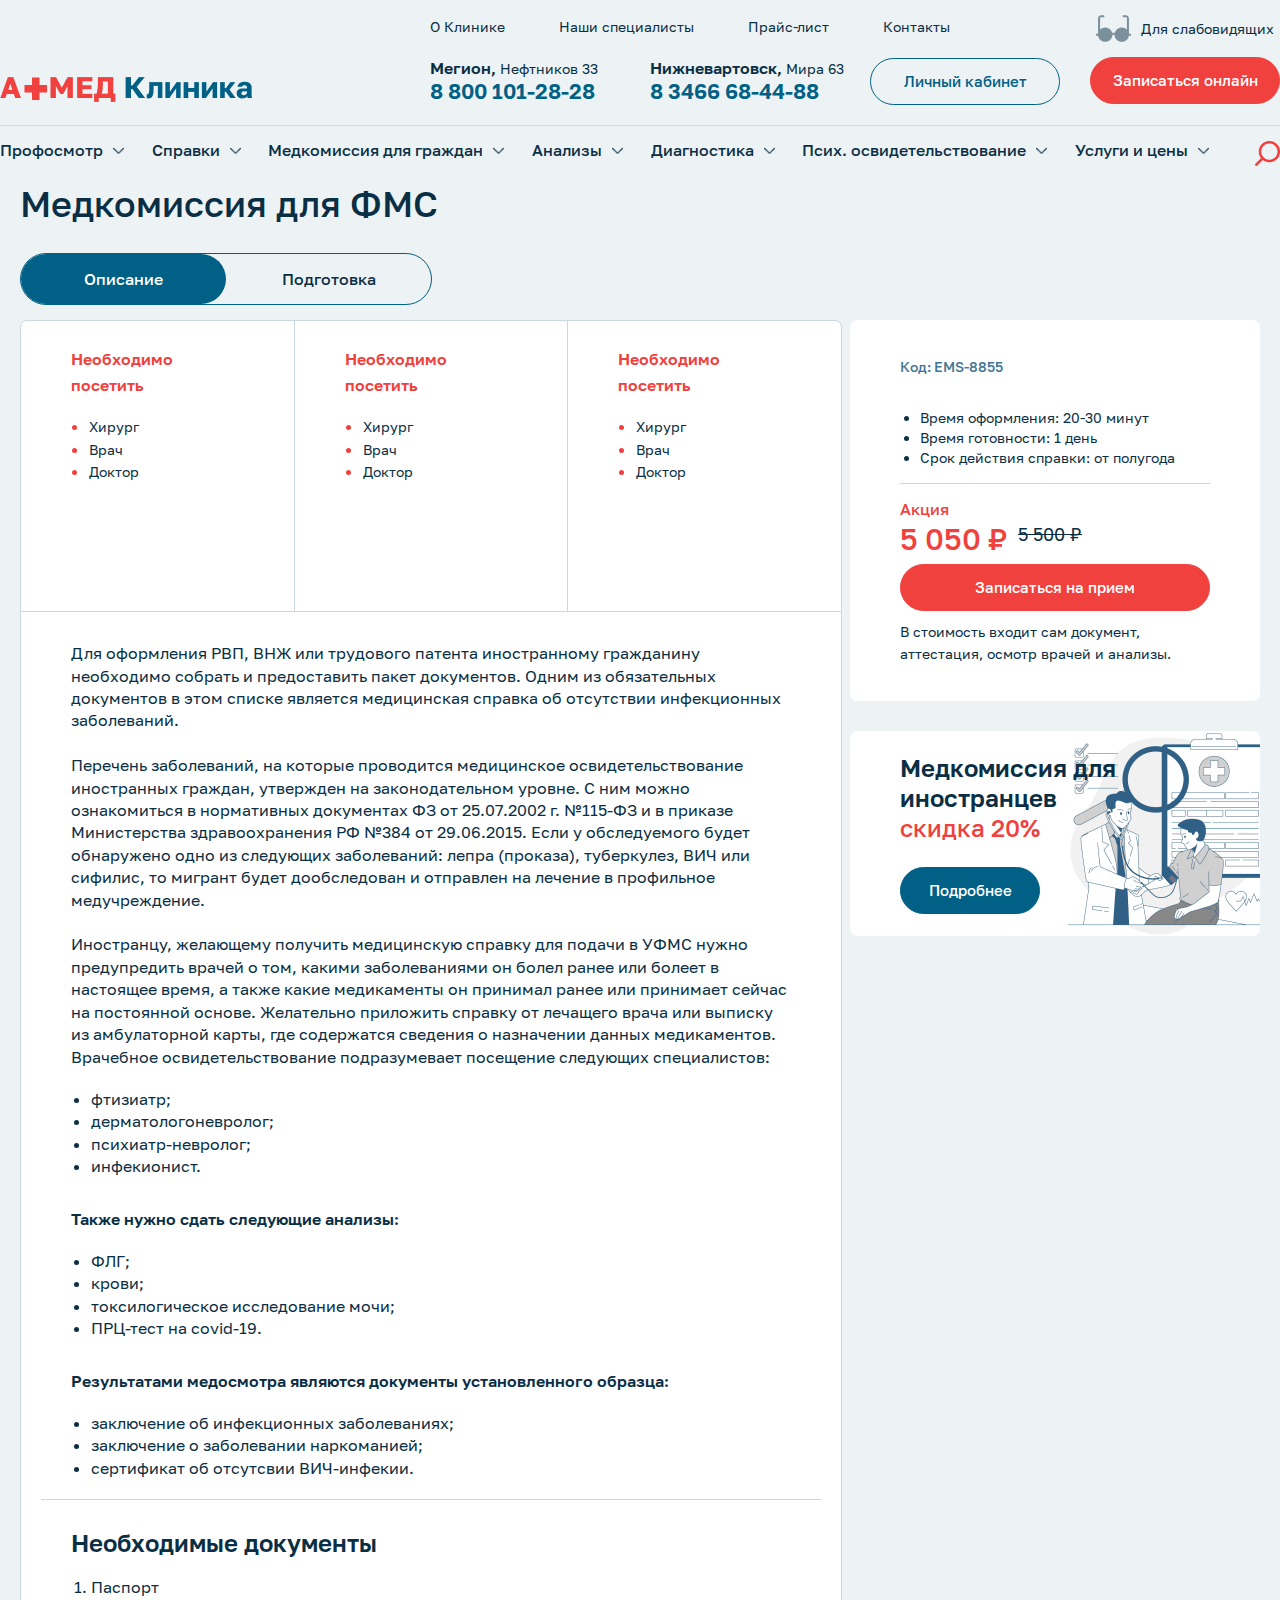
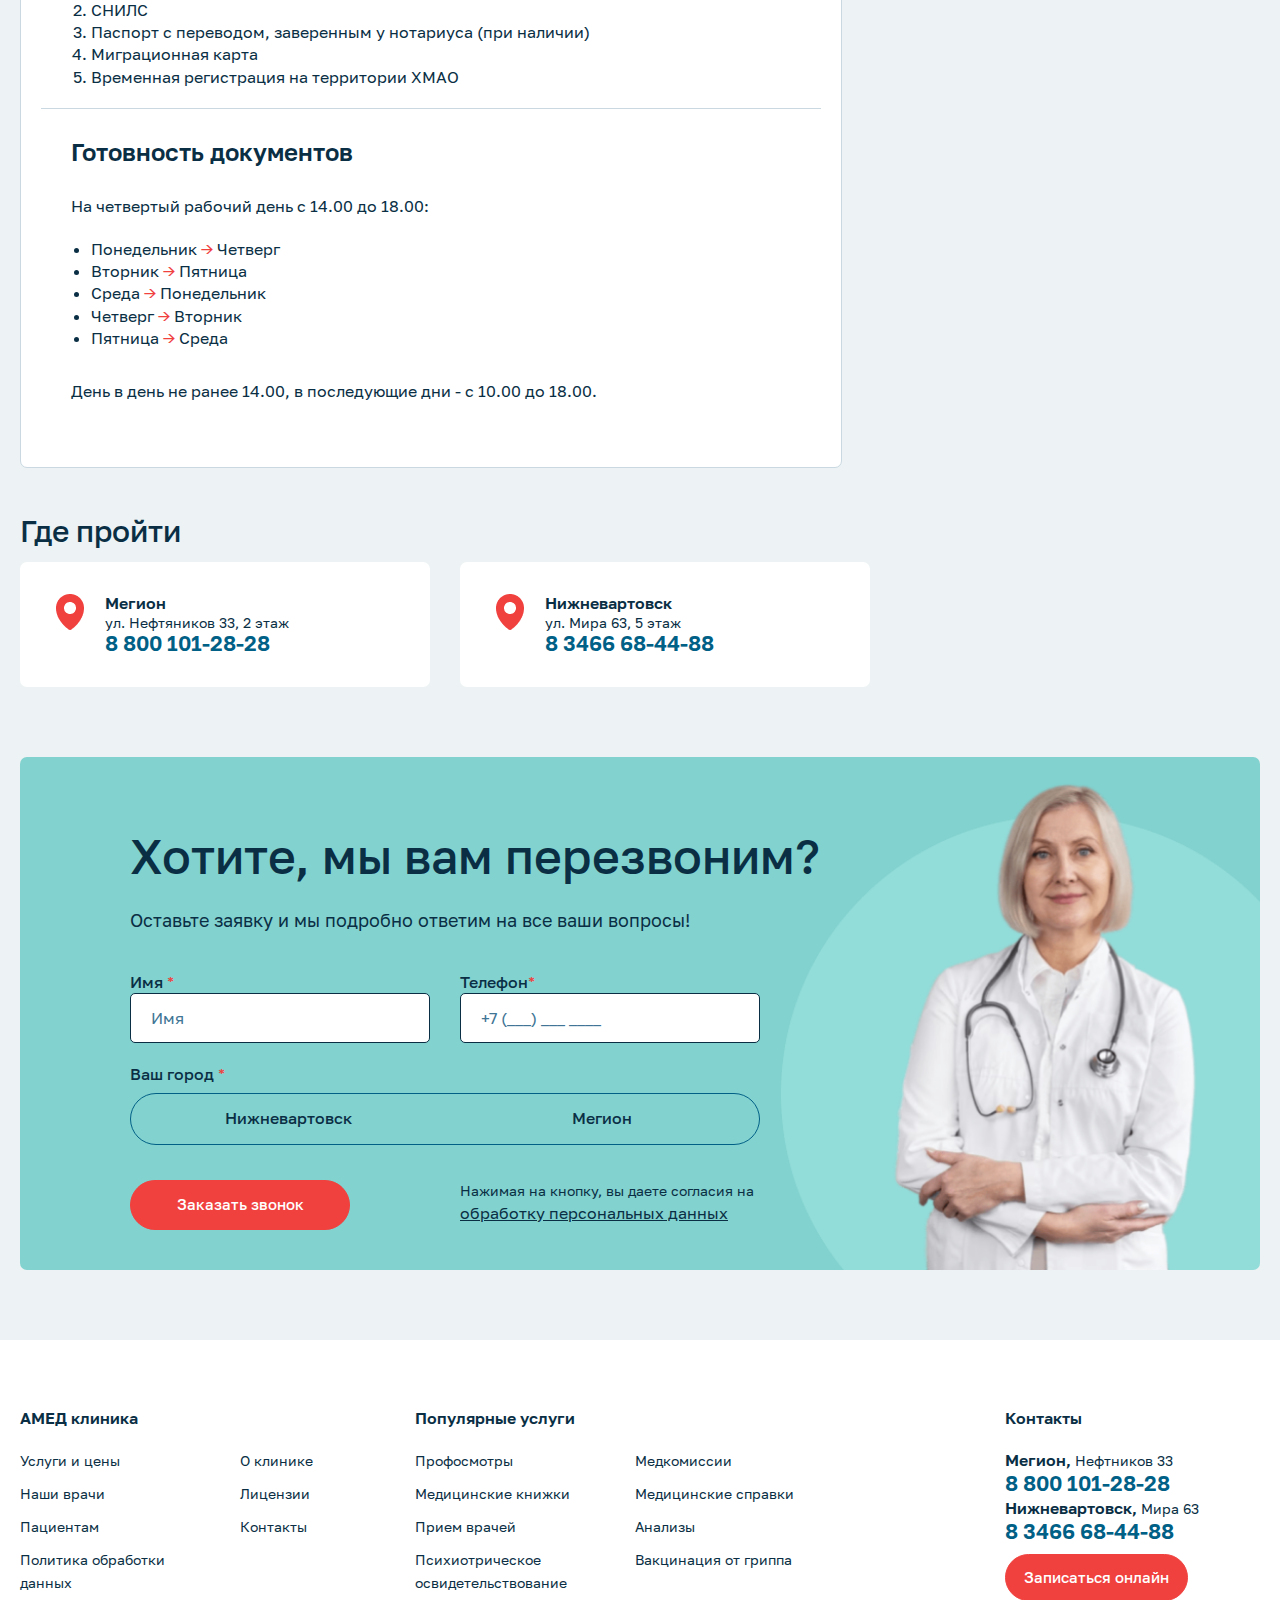
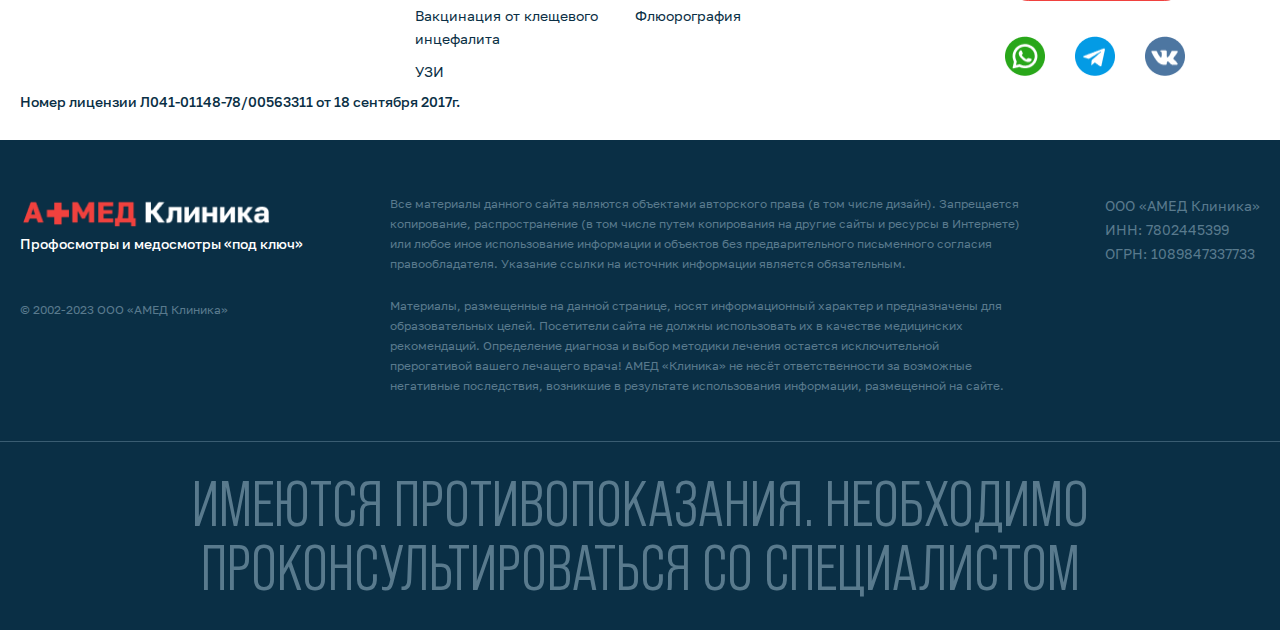
<file: FMC.html>
<!DOCTYPE html>
<html lang="ru">

<head>
    <meta charset="UTF-8">
    <meta name="viewport" content="width=device-width, initial-scale=1.0">
    <link rel="stylesheet" href="fonts/Golos.css">
    <link rel="stylesheet" href="fonts/bebas.css">
    <link rel="stylesheet" href="swiper-bundle.css">
    <link rel="stylesheet" href="styles.css">
    <link rel="stylesheet" href="invise.css">


    <title>Амед Клиника</title>
</head>


<body>
    <div class="page">

        <header class="header">
            <div class="header__desctop">
                <div class="header__top">
                    <div class="logo header__logo" alt="logo"></div>
                    <div class="header__right-container">
                        <div class="header__container">
                            <ul class="header__first-menu">
                                <li>
                                    <a href="#">О Клинике</a>
                                </li>
                                <li>
                                    <a href="#">Наши специалисты</a>
                                </li>
                                <li>
                                    <a href="#">Прайс-лист</a>
                                </li>
                                <li>
                                    <a href="#">Контакты</a>
                                </li>
                            </ul>
                            <div class="header__adress">
                                <div class="header__adress-container">
                                    <p class="header__adress-title">
                                        <span>Мегион,</span> Нефтников 33
                                    </p>
                                    <a href="tel: 88001012828" class="header__adress-phone">
                                        8 800 101-28-28
                                    </a>
                                </div>
                                <div class="header__adress-container">
                                    <p class="header__adress-title">
                                        <span>Нижневартовск,</span> Мира 63
                                    </p>
                                    <a href="tel: 83466684488" class="header__adress-phone">
                                        8 3466 68-44-88
                                    </a>
                                </div>
                                <button class="rec-btn login-btn" id="lk">
                                    Личный кабинет
                                </button>
                            </div>
                            <div class="login__container invisibility">
                                <ul>
                                    <li id="lk-list">
                                        <a href="#" id="lk-list">
                                            Для физических лиц
                                        </a>
                                    </li>
                                    <li id="lk-list"> 
                                        <a href="#" id="lk-list">
                                            Для орагнизаций
                                        </a>
                                    </li>
                                    <li id="lk-list">
                                        <a href="#" id="lk-list">
                                            Помощь по личному кабинету
                                        </a>
                                    </li>
                                </ul>
                            </div>
                        </div>
                        <div class="header__last-container">
                            <div class="header__visually-impaired-container">
                                <button class="header__visually-impaired-container_btn">
                                    <img src="images/Eye.svg" alt="Очки">
                                    <p>Для слабовидящих</p>
                                </button>
                                <button class="rec-btn" id="rec">
                                    Записаться онлайн
                                </button>
                            </div>
                        </div>
                    </div>
                </div>
                <div class="header__bottom">
                    <ul class="header__bottom-menu">
                        <li>
                            <a href="#">
                                <p>
                                    Профосмотр
                                </p>
                                <div></div>
                            </a>
                            <ul class="header__menu-second-floor">
                                <li>
                                    <a href="#">
                                        тест подстраиваем ширину под текст
                                    </a>
                                </li>
                                <li>
                                    <a href="#">
                                        тест
                                    </a>
                                </li>
                                <li>
                                    <a href="#">
                                        тест
                                    </a>
                                </li>
                                <li>
                                    <a href="#">
                                        тест
                                    </a>
                                </li>
                            </ul>
                        </li>
                        <li>
                            <a href="#">
                                <p>
                                    Справки
                                </p>
                                <div></div>
                            </a>
                            <ul class="header__menu-second-floor">
                                <li>
                                    <a href="#">
                                        тест подстраиваем ширину под текст
                                    </a>
                                </li>
                                <li>
                                    <a href="#">
                                        тест
                                    </a>
                                </li>
                                <li>
                                    <a href="#">
                                        тест
                                    </a>
                                </li>
                                <li>
                                    <a href="#">
                                        тест
                                    </a>
                                </li>
                            </ul>
                        </li>
                        <li>
                            <a href="#">
                                <p>
                                    Медкомиссия для граждан
                                </p>
                                <div></div>
                            </a>
                            <ul class="header__menu-second-floor">
                                <li>
                                    <a href="#">
                                        тест подстраиваем ширину под текст
                                    </a>
                                </li>
                                <li>
                                    <a href="#">
                                        тест
                                    </a>
                                </li>
                                <li>
                                    <a href="#">
                                        тест
                                    </a>
                                </li>
                                <li>
                                    <a href="#">
                                        тест
                                    </a>
                                </li>
                            </ul>
                        </li>
                        <li>
                            <a href="#">
                                <p>
                                    Анализы
                                </p>
                                <div></div>
                            </a>
                            <ul class="header__menu-second-floor">
                                <li>
                                    <a href="#">
                                        тест подстраиваем ширину под текст
                                    </a>
                                </li>
                                <li>
                                    <a href="#">
                                        тест
                                    </a>
                                </li>
                                <li>
                                    <a href="#">
                                        тест
                                    </a>
                                </li>
                                <li>
                                    <a href="#">
                                        тест
                                    </a>
                                </li>
                            </ul>
                        </li>
                        <li>
                            <a href="#">
                                <p>
                                    Диагностика
                                </p>
                                <div></div>
                            </a>
                            <ul class="header__menu-second-floor">
                                <li>
                                    <a href="#">
                                        тест подстраиваем ширину под текст
                                    </a>
                                </li>
                                <li>
                                    <a href="#">
                                        тест
                                    </a>
                                </li>
                                <li>
                                    <a href="#">
                                        тест
                                    </a>
                                </li>
                                <li>
                                    <a href="#">
                                        тест
                                    </a>
                                </li>
                            </ul>
                        </li>
                        <li>
                            <a href="#">
                                <p>
                                    Псих. освидетельствование
                                </p>
                                <div></div>
                            </a>
                            <ul class="header__menu-second-floor">
                                <li>
                                    <a href="#">
                                        тест подстраиваем ширину под текст
                                    </a>
                                </li>
                                <li>
                                    <a href="#">
                                        тест
                                    </a>
                                </li>
                                <li>
                                    <a href="#">
                                        тест
                                    </a>
                                </li>
                                <li>
                                    <a href="#">
                                        тест
                                    </a>
                                </li>
                            </ul>
                        </li>
                        <li>
                            <a href="#">
                                <p>
                                    Услуги и цены
                                </p>
                                <div></div>
                            </a>
                            <ul class="header__menu-second-floor">
                                <li>
                                    <a href="#">
                                        тест подстраиваем ширину под текст
                                    </a>
                                </li>
                                <li>
                                    <a href="#">
                                        тест
                                    </a>
                                </li>
                                <li>
                                    <a href="#">
                                        тест
                                    </a>
                                </li>
                                <li>
                                    <a href="#">
                                        тест
                                    </a>
                                </li>
                            </ul>
                        </li>
                    </ul>
                    <div class="search search-desctop" src="images/Search.png" alt="Search" id="search"></div>
                    <div class="search__input-container invisibility" id="search">
                        <input class="search__input" type="text" placeholder="Поиск по сайту" id="search">
                        <img class="search__clear-btn" src="images/Vector.svg" alt="" id="search">
                        <div class="search__container invisibility" id="search">
                            <ul id="search">
                                <li id="search">
                                    <a href="#" id="search">
                                        текст
                                    </a>
                                </li>
                                <li id="search">
                                    <a href="" id="search">
                                        текст
                                    </a>
                                </li>
                                <li id="search">
                                    <a href="" id="search">
                                        текст
                                    </a>
                                </li>
                            </ul>
                        </div>
                    </div>
                </div>
            </div>
            <div class="header-mobile">
                <div class="header-mobile__top-container">
                    <div class="header-mobile__menu-btn"></div>
                    <div class="logo header__logo header-mobile__logo" alt="logo"></div>
                    <div class="header-mobile__container">
                        <img src="images/ЛК.svg" alt="log" id="lk">
                        <img class="search search-mobile" src="images/Search.svg" alt="log" id="search">
                        <div class="search__input-container invisibility" id="search">
                            <input class="search__input" type="text" placeholder="Поиск по сайту" id="search">
                            <img class="search__clear-btn" src="images/Vector.svg" alt="" id="search">
                            <div class="search__container invisibility" id="search">
                                <ul id="search">
                                    <li id="search">
                                        <a href="#" id="search">
                                            текст
                                        </a>
                                    </li>
                                    <li id="search">
                                        <a href="" id="search">
                                            текст
                                        </a>
                                    </li>
                                    <li id="search">
                                        <a href="" id="search">
                                            текст
                                        </a>
                                    </li>
                                </ul>
                            </div>
                        </div>
                    </div>
                </div>
                <button class="rec-btn header-mobile__rec-btn" id="rec">
                    Записаться онлайн
                </button>
                <div class="login__container invisibility">
                    <ul>
                        <li id="lk-list">
                            <a href="#" id="lk-list">
                                Для физических лиц
                            </a>
                        </li>
                        <li id="lk-list"> 
                            <a href="#" id="lk-list">
                                Для орагнизаций
                            </a>
                        </li>
                        <li id="lk-list">
                            <a href="#" id="lk-list">
                                Помощь по личному кабинету
                            </a>
                        </li>
                    </ul>
                </div>
            </div>
            <div class="header__hidden-container">
                <div class="header__bottom">
                    <ul class="header__bottom-menu">
                        <li class="disabled">
                            <a href="#" id="firstMenu">
                                <p id="firstMenu">
                                    Профосмотр
                                </p>
                                <div id="firstMenu"></div>
                            </a>
                            <ul class="header__menu-second-floor">
                                <li>
                                    <a href="#">
                                        тест подстраиваем ширину под текст
                                    </a>
                                </li>
                                <li>
                                    <a href="#">
                                        тест
                                    </a>
                                </li>
                                <li>
                                    <a href="#">
                                        тест
                                    </a>
                                </li>
                                <li>
                                    <a href="#">
                                        тест
                                    </a>
                                </li>
                            </ul>
                        </li>
                        <li class="disabled">
                            <a href="#" id="firstMenu">
                                <p id="firstMenu">
                                    Справки
                                </p>
                                <div id="firstMenu"></div>
                            </a>
                            <ul class="header__menu-second-floor">
                                <li>
                                    <a href="#">
                                        тест подстраиваем ширину под текст
                                    </a>
                                </li>
                                <li>
                                    <a href="#">
                                        тест
                                    </a>
                                </li>
                                <li>
                                    <a href="#">
                                        тест
                                    </a>
                                </li>
                                <li>
                                    <a href="#">
                                        тест
                                    </a>
                                </li>
                            </ul>
                        </li>
                        <li class="disabled">
                            <a href="#" id="firstMenu">
                                <p id="firstMenu">
                                    Медкомиссия для граждан
                                </p>
                                <div id="firstMenu"></div>
                            </a>
                            <ul class="header__menu-second-floor">
                                <li>
                                    <a href="#">
                                        тест подстраиваем ширину под текст
                                    </a>
                                </li>
                                <li>
                                    <a href="#">
                                        тест
                                    </a>
                                </li>
                                <li>
                                    <a href="#">
                                        тест
                                    </a>
                                </li>
                                <li>
                                    <a href="#">
                                        тест
                                    </a>
                                </li>
                            </ul>
                        </li>
                        <li class="disabled">
                            <a href="#" id="firstMenu">
                                <p id="firstMenu">
                                    Анализы
                                </p>
                                <div id="firstMenu"></div>
                            </a>
                            <ul class="header__menu-second-floor">
                                <li>
                                    <a href="#">
                                        тест подстраиваем ширину под текст
                                    </a>
                                </li>
                                <li>
                                    <a href="#">
                                        тест
                                    </a>
                                </li>
                                <li>
                                    <a href="#">
                                        тест
                                    </a>
                                </li>
                                <li>
                                    <a href="#">
                                        тест
                                    </a>
                                </li>
                            </ul>
                        </li>
                        <li class="disabled">
                            <a href="#" id="firstMenu">
                                <p id="firstMenu">
                                    Диагностика
                                </p>
                                <div id="firstMenu"></div>
                            </a>
                            <ul class="header__menu-second-floor">
                                <li>
                                    <a href="#">
                                        тест подстраиваем ширину под текст
                                    </a>
                                </li>
                                <li>
                                    <a href="#">
                                        тест
                                    </a>
                                </li>
                                <li>
                                    <a href="#">
                                        тест
                                    </a>
                                </li>
                                <li>
                                    <a href="#">
                                        тест
                                    </a>
                                </li>
                            </ul>
                        </li>
                        <li class="disabled">
                            <a href="#" id="firstMenu">
                                <p id="firstMenu">
                                    Псих. освидетельствование
                                </p>
                                <div id="firstMenu"></div>
                            </a>
                            <ul class="header__menu-second-floor">
                                <li>
                                    <a href="#">
                                        тест подстраиваем ширину под текст
                                    </a>
                                </li>
                                <li>
                                    <a href="#">
                                        тест
                                    </a>
                                </li>
                                <li>
                                    <a href="#">
                                        тест
                                    </a>
                                </li>
                                <li>
                                    <a href="#">
                                        тест
                                    </a>
                                </li>
                            </ul>
                        </li>
                        <li class="disabled">
                            <a href="#" id="firstMenu">
                                <p id="firstMenu">
                                    Услуги и цены
                                </p>
                                <div id="firstMenu"></div>
                            </a>
                            <ul class="header__menu-second-floor">
                                <li>
                                    <a href="#">
                                        тест подстраиваем ширину под текст
                                    </a>
                                </li>
                                <li>
                                    <a href="#">
                                        тест
                                    </a>
                                </li>
                                <li>
                                    <a href="#">
                                        тест
                                    </a>
                                </li>
                                <li>
                                    <a href="#">
                                        тест
                                    </a>
                                </li>
                            </ul>
                        </li>
                    </ul>
                </div>
                <ul class="header__first-menu">
                    <li>
                        <a href="#">О Клинике</a>
                    </li>
                    <li>
                        <a href="#">Наши специалисты</a>
                    </li>
                    <li>
                        <a href="#">Прайс-лист</a>
                    </li>
                    <li>
                        <a href="#">Контакты</a>
                    </li>
                </ul>
                <div class="header__adress">
                    <div class="header__adress-container">
                        <p class="header__adress-title">
                            <span>Мегион,</span> Нефтников 33
                        </p>
                        <a href="tel: 88001012828" class="header__adress-phone">
                            8 800 101-28-28
                        </a>
                    </div>
                    <div class="header__adress-container">
                        <p class="header__adress-title">
                            <span>Нижневартовск,</span> Мира 63
                        </p>
                        <a href="tel: 83466684488" class="header__adress-phone">
                            8 3466 68-44-88
                        </a>
                    </div>
                </div>
            </div>
        </header>

        <section class="fmc">
            <div class="fmc__box">
                <h2>
                    Медкомиссия для ФМС
                </h2>



                <div class="fmc__container">
                    <div class="fmc__first-container">
                        <div class="choice-filter-btn fmc__btn-choice">
                            <div class="choice-filter-btn__color"></div>
                            <p class="choice-filter-btn__title choice-filter-btn__title-color">
                                Описание
                            </p>
                            <p class="choice-filter-btn__title">
                                Подготовка
                            </p>
                        </div>
                        <div class="fmc__background" id="fmcDescription">
                            <div class="fmc__top-container">
                                <div class="fmc__card">
                                    <p>
                                        Необходимо посетить
                                    </p>
                                    <ul>
                                        <li>
                                            <span>Хирург</span>
                                        </li>
                                        <li>
                                            <span>Врач</span>
                                        </li>
                                        <li>
                                            <span>Доктор</span>
                                        </li>
                                    </ul>
                                </div>
                                <div class="fmc__card">
                                    <p>
                                        Необходимо посетить
                                    </p>
                                    <ul>
                                        <li>
                                            <span>Хирург</span>
                                        </li>
                                        <li>
                                            <span>Врач</span>
                                        </li>
                                        <li>
                                            <span>Доктор</span>
                                        </li>
                                    </ul>
                                </div>
                                <div class="fmc__card">
                                    <p>
                                        Необходимо посетить
                                    </p>
                                    <ul>
                                        <li>
                                            <span>Хирург</span>
                                        </li>
                                        <li>
                                            <span>Врач</span>
                                        </li>
                                        <li>
                                            <span>Доктор</span>
                                        </li>
                                    </ul>
                                </div>
                            </div>
                            <p class="fmc__text">
                                Для оформления РВП, ВНЖ или трудового патента иностранному гражданину необходимо собрать
                                и
                                предоставить пакет документов. Одним из обязательных документов в этом списке является
                                медицинская справка об отсутствии инфекционных заболеваний.
                                <br><br>Перечень заболеваний, на которые проводится медицинское освидетельствование
                                иностранных
                                граждан, утвержден на законодательном уровне. С ним можно ознакомиться в нормативных
                                документах ФЗ от 25.07.2002 г. №115-ФЗ и в приказе Министерства здравоохранения РФ №384
                                от
                                29.06.2015. Если у обследуемого будет обнаружено одно из следующих заболеваний: лепра
                                (проказа), туберкулез, ВИЧ или сифилис, то мигрант будет дообследован и отправлен на
                                лечение
                                в профильное медучреждение.
                                <br><br>Иностранцу, желающему получить медицинскую справку для подачи в УФМС нужно
                                предупредить врачей о том, какими заболеваниями он болел ранее или болеет в настоящее
                                время,
                                а также какие медикаменты он принимал ранее или принимает сейчас на постоянной основе.
                                Желательно приложить справку от лечащего врача или выписку из амбулаторной карты, где
                                содержатся сведения о назначении данных медикаментов. Врачебное освидетельствование
                                подразумевает посещение следующих специалистов:
                            </p>
                            <ul class="fmc__list">
                                <li>
                                    фтизиатр;
                                </li>
                                <li>
                                    дерматологоневролог;
                                </li>
                                <li>
                                    психиатр-невролог;
                                </li>
                                <li>
                                    инфекионист.
                                </li>
                            </ul>

                            <p class="fmc__text">
                                <b>Также нужно сдать следующие анализы:</b>
                            </p>
                            <ul class="fmc__list">
                                <li>
                                    ФЛГ;
                                </li>
                                <li>
                                    крови;
                                </li>
                                <li>
                                    токсилогическое исследование мочи;
                                </li>
                                <li>
                                    ПРЦ-тест на covid-19.
                                </li>
                            </ul>

                            <p class="fmc__text">
                                <b>Результатами медосмотра являются документы установленного образца:</b>
                            </p>
                            <ul class="fmc__list">
                                <li>
                                    заключение об инфекционных заболеваниях;
                                </li>
                                <li>
                                    заключение о заболевании наркоманией;
                                </li>
                                <li>
                                    сертификат об отсутсвии ВИЧ-инфекии.
                                </li>
                            </ul>

                            <p class="fmc__text fmc__text_size">
                                <b>Необходимые документы</b>
                            </p>
                            <ul class="fmc__list fmc__list_num-type">
                                <li>
                                    Паспорт
                                </li>
                                <li>
                                    СНИЛС
                                </li>
                                <li>
                                    Паспорт с переводом, заверенным у нотариуса (при наличии)
                                </li>
                                <li>
                                    Миграционная карта
                                </li>
                                <li>
                                    Временная регистрация на территории ХМАО
                                </li>
                            </ul>

                            <p class="fmc__text fmc__text_size">

                                <b>Готовность документов</b>
                            </p>
                            <p class="fmc__text">
                                На четвертый рабочий день с 14.00 до 18.00:
                            </p>
                            <ul class="fmc__list">
                                <li>
                                    Понедельник <span>&#8594</span> Четверг
                                </li>
                                <li>
                                    Вторник <span>&#8594</span> Пятница
                                </li>
                                <li>
                                    Среда <span>&#8594</span> Понедельник
                                </li>
                                <li>
                                    Четверг <span>&#8594</span> Вторник
                                </li>
                                <li>
                                    Пятница <span>&#8594</span> Среда
                                </li>
                            </ul>
                            <p class="fmc__text">
                                День в день не ранее 14.00, в последующие дни - с 10.00 до 18.00.
                            </p>
                        </div>

                        <div class="fmc__background invisibility" id="fmcPreparation">
                            <div class="fmc__top-container">
                                <div class="fmc__card">
                                    <p>
                                        Тест подготовка
                                    </p>
                                    <ul>
                                        <li>
                                            <span>Хирург</span>
                                        </li>
                                        <li>
                                            <span>Врач</span>
                                        </li>
                                        <li>
                                            <span>Доктор</span>
                                        </li>
                                    </ul>
                                </div>
                                <div class="fmc__card">
                                    <p>
                                        Тест подготовка
                                    </p>
                                    <ul>
                                        <li>
                                            <span>Хирург</span>
                                        </li>
                                        <li>
                                            <span>Врач</span>
                                        </li>
                                        <li>
                                            <span>Доктор</span>
                                        </li>
                                    </ul>
                                </div>
                                <div class="fmc__card">
                                    <p>
                                        Тест подготовка
                                    </p>
                                    <ul>
                                        <li>
                                            <span>Хирург</span>
                                        </li>
                                        <li>
                                            <span>Врач</span>
                                        </li>
                                        <li>
                                            <span>Доктор</span>
                                        </li>
                                    </ul>
                                </div>
                            </div>
                            <p class="fmc__text">
                                авыапыпавпаврпраоповрап
                                п рвп рап рап щоащп оаовпоавп рп арп дшпр пр апр ырпр п пр п
                                ып рыпр рапрышпр ыарп
                                <br><br>Перечень заболеваний, на которые проводится медицинское освидетельствование
                                иностранных
                                граждан, утвержден на законодательном уровне. С ним можно ознакомиться в нормативных
                                документах ФЗ от 25.07.2002 г. №115-ФЗ и в приказе Министерства здравоохранения РФ №384
                                от
                                29.06.2015. Если у обследуемого будет обнаружено одно из следующих заболеваний: лепра
                                (проказа), туберкулез, ВИЧ или сифилис, то мигрант будет дообследован и отправлен на
                                лечение
                                в профильное медучреждение.
                                <br><br>Иностранцу, желающему получить медицинскую справку для подачи в УФМС нужно
                                предупредить врачей о том, какими заболеваниями он болел ранее или болеет в настоящее
                                время,
                                а также какие медикаменты он принимал ранее или принимает сейчас на постоянной основе.
                                Желательно приложить справку от лечащего врача или выписку из амбулаторной карты, где
                                содержатся сведения о назначении данных медикаментов. Врачебное освидетельствование
                                подразумевает посещение следующих специалистов:
                            </p>
                            <ul class="fmc__list">
                                <li>
                                    фтизиатр;
                                </li>
                                <li>
                                    дерматологоневролог;
                                </li>
                                <li>
                                    психиатр-невролог;
                                </li>
                                <li>
                                    инфекионист.
                                </li>
                            </ul>

                            <p class="fmc__text">
                                <b>Также нужно сдать следующие анализы:</b>
                            </p>
                            <ul class="fmc__list">
                                <li>
                                    ФЛГ;
                                </li>
                                <li>
                                    крови;
                                </li>
                                <li>
                                    токсилогическое исследование мочи;
                                </li>
                                <li>
                                    ПРЦ-тест на covid-19.
                                </li>
                            </ul>

                            <p class="fmc__text">
                                <b>Результатами медосмотра являются документы установленного образца:</b>
                            </p>
                            <ul class="fmc__list">
                                <li>
                                    заключение об инфекционных заболеваниях;
                                </li>
                                <li>
                                    заключение о заболевании наркоманией;
                                </li>
                                <li>
                                    сертификат об отсутсвии ВИЧ-инфекии.
                                </li>
                            </ul>

                            <p class="fmc__text fmc__text_size">
                                <b>Необходимые документы</b>
                            </p>
                            <ul class="fmc__list fmc__list_num-type">
                                <li>
                                    Паспорт
                                </li>
                                <li>
                                    СНИЛС
                                </li>
                                <li>
                                    Паспорт с переводом, заверенным у нотариуса (при наличии)
                                </li>
                                <li>
                                    Миграционная карта
                                </li>
                                <li>
                                    Временная регистрация на территории ХМАО
                                </li>
                            </ul>

                            <p class="fmc__text fmc__text_size">

                                <b>Готовность документов</b>
                            </p>
                            <p class="fmc__text">
                                На четвертый рабочий день с 14.00 до 18.00:
                            </p>
                            <ul class="fmc__list">
                                <li>
                                    Понедельник <span>&#8594</span> Четверг
                                </li>
                                <li>
                                    Вторник <span>&#8594</span> Пятница
                                </li>
                                <li>
                                    Среда <span>&#8594</span> Понедельник
                                </li>
                                <li>
                                    Четверг <span>&#8594</span> Вторник
                                </li>
                                <li>
                                    Пятница <span>&#8594</span> Среда
                                </li>
                            </ul>
                            <p class="fmc__text">
                                День в день не ранее 14.00, в последующие дни - с 10.00 до 18.00.
                            </p>
                        </div>


                    </div>
                    <div class="fmc__second-container">
                        <div class="fmc__stock-container">
                            <p class="fmc__code-title">
                                Код: EMS-8855
                            </p>
                            <ul class="fmc__stock-list list-disc-type">
                                <li>
                                    Время оформления: 20-30 минут
                                </li>
                                <li>
                                    Время готовности: 1 день
                                </li>
                                <li>
                                    Срок действия справки: от полугода
                                </li>
                            </ul>
                            <p class="fmc__stock-title">
                                Акция
                            </p>
                            <div class="fmc__price-container">
                                <span>
                                    5 050 ₽
                                </span>
                                <p class="fmc__сrossed-price">
                                    <s>5 500 ₽</s>
                                </p>
                            </div>
                            <button class="rec-online-btn" id="rec-online">
                                Записаться на прием
                            </button>
                            <p class="fmc__bottom-title">
                                В стоимость входит сам документ, аттестация, осмотр врачей и анализы.
                            </p>
                        </div>
                        <div class="baner__card" style="background-image: url(images/Баннер\ \(1\).png);">
                            <h2>
                                Медкомиссия для иностранцев <br><span>скидка 20%</span>
                            </h2>
                            <button class="rec-btn detailed-btn">
                                Подробнее
                            </button>
                        </div>
                    </div>
                </div>
                <div class="fmc__adress">
                    <h2>
                        Где пройти
                    </h2>
                    <div class="fmc__adress-container">
                        <div class="fmc__adress-card">
                            <img src="images/pin.png" alt="pin">
                            <div class="header__adress-container">
                                <p class="header__adress-title">
                                    <span>Мегион</span><br> ул. Нефтяников 33, 2 этаж
                                </p>
                                <a href="tel: 88001012828" class="header__adress-phone">
                                    8 800 101-28-28
                                </a>
                            </div>
                        </div>
                        <div class="fmc__adress-card">
                            <img src="images/pin.png" alt="pin">
                            <div class="header__adress-container">
                                <p class="header__adress-title">
                                    <span>Нижневартовск</span><br> ул. Мира 63, 5 этаж
                                </p>
                                <a href="tel: 83466684488" class="header__adress-phone">
                                    8 3466 68-44-88
                                </a>
                            </div>
                        </div>
                    </div>
                </div>
                <div class="callback-baner">
                    <h2 class="callback-baner__title">
                        Хотите, мы вам перезвоним?
                    </h2>
                    <p class="callback-baner__link-text">
                        Оставьте заявку и мы подробно ответим на все ваши вопросы!
                    </p>
                    <form class="popup-rec-online__form callback-baner__form">
                        <div class="popup-rec-online__name-container callback-baner__name-container">
                            <div class="popup-rec-online__name-input-container callback-baner__name-input-container">
                                <p class="popup-rec-online__input-title callback-baner__input-title">
                                    Имя <span>*</span>
                                </p>
                                <input class="popup-rec-online__name callback-baner__name" type="text" placeholder="Имя"
                                    name="name">
                                <span class="popup-rec-online__span callback-baner__span" id="name">
                                    Обязательное поле для заполнения
                                </span>
                            </div>
                            <div class="popup-rec-online__name-input-container popup-rec-online__name-input-container-tel callback-baner__name-input-container">
                                <p class="popup-rec-online__input-title callback-baner__input-title">
                                    Телефон<span>*</span>
                                </p>
                                <input class="popup-rec-online__name popup-rec-online__tel callback-baner__name" name="phone" type="text"
                                    placeholder="+7 (___) ___ ____">
                                <span class="popup-rec-online__span callback-baner__span" id="phone">
                                    Обязательное поле для заполнения
                                </span>
                            </div>
                        </div>
                        <p class="popup-rec-online__title callback-baner__title">
                            Ваш город <span>*</span>
                        </p>
                        <div class="popup-rec-online__flex-container callback-baner__flex-container">
                            <div class="choice-filter-btn callback-baner__btn-choice">
                                <div class="choice-filter-btn__color invisibility"></div>
                                <p class="choice-filter-btn__title" id="nignevartovskBtn">
                                    Нижневартовск
                                </p>
                                <p class="choice-filter-btn__title" id="megionBtn">
                                    Мегион
                                </p>
                            </div>
                            <span class="popup-rec-online__span" id="callbackSpan">
                                Пожалуйста, выберите город
                            </span>
                        </div>
                        <div class="callback-baner__bottom-container">
                            <button class="rec-btn popup-rec-online__submit-btn callback-baner__submit-btn" type="submit">
                                Заказать звонок
                            </button>
                            <p class="callback-baner__bottom-text">
                                Нажимая на кнопку, вы даете согласия на
                                <a class="callback-baner__botom-link" href="#">обработку персональных данных</a>
                            </p>
                        </div>
                    </form>
                </div>
        </section>

        

        <footer class="footer">
            <div class="footer__top-container">
                <div class="footer__elements-container">
                    <div class="footer__menu-container">
                        <div class="footer__element-container">
                            <h3>АМЕД клиника</h3>
                            <div class="footer__grid-container">
                                <ul>
                                    <li>
                                        <a href="#">Услуги и цены</a>
                                    </li>
                                    <li>
                                        <a href="#">О клинике</a>
                                    </li>
                                    <li>
                                        <a href="#">Наши врачи</a>
                                    </li>
                                    <li>
                                        <a href="#">Лицензии</a>
                                    </li>
                                    <li>
                                        <a href="#">Пациентам</a>
                                    </li>
                                    <li>
                                        <a href="#">Контакты</a>
                                    </li>
                                    <li>
                                        <a href="#">Политика обработки данных</a>
                                    </li>
                                </ul>
                            </div>
                        </div>
                        <div class="footer__element-container">
                            <h3>Популярные услуги</h3>
                            <div class="footer__grid-container">
                                <ul>
                                    <li>
                                        <a href="#">Профосмотры</a>
                                    </li>
                                    <li>
                                        <a href="#">Медкомиссии</a>
                                    </li>
                                    <li>
                                        <a href="#">Медицинские книжки</a>
                                    </li>
                                    <li>
                                        <a href="#">Медицинские справки</a>
                                    </li>
                                    <li>
                                        <a href="#">Прием врачей</a>
                                    </li>
                                    <li>
                                        <a href="#">Анализы</a>
                                    </li>
                                    <li>
                                        <a href="#">Психиотрическое освидетельствование</a>
                                    </li>
                                    <li>
                                        <a href="#">Вакцинация от гриппа</a>
                                    </li>
                                    <li>
                                        <a href="#">Вакцинация от клещевого инцефалита</a>
                                    </li>
                                    <li>
                                        <a href="#">Флюорография</a>
                                    </li>
                                    <li>
                                        <a href="#">УЗИ</a>
                                    </li>
                                </ul>
                            </div>
                        </div>
                    </div>
                    <div class="footer__element-container">
                        <h3>Контакты</h3>
                        <div class="header__adress-container">
                            <p class="header__adress-title">
                                <span>Мегион,</span> Нефтников 33
                            </p>
                            <a href="tel: 88001012828" class="header__adress-phone">
                                8 800 101-28-28
                            </a>
                        </div>
                        <div class="header__adress-container">
                            <p class="header__adress-title">
                                <span>Нижневартовск,</span> Мира 63
                            </p>
                            <a href="tel: 83466684488" class="header__adress-phone">
                                8 3466 68-44-88
                            </a>
                        </div>
                        <button class="rec-btn" id="rec">
                            Записаться онлайн
                        </button>
                        <div class="footer__link-container">
                            <a href="#"><img src="images/whatsapp.png" alt="link"></a>
                            <a href="#"><img src="images/telegram.png" alt="link"></a>
                            <a href="#"><img src="images/vk.png" alt="link"></a>
                        </div>
                    </div>
                </div>
                <h3 class="footer__licence-title">
                    Номер лицензии Л041-01148-78/00563311 от 18 сентября 2017г.
                </h3>
            </div>
            <div class="footer__bottom-container">
                <div class="footer__elements-container">
                    <div class="footer__element-container">
                        <a href=""><img src="images/ЛоготипFotter.png" alt="#"></a>
                        <p>Профосмотры и медосмотры «под ключ»</p>
                        <span>© 2002-2023 ООО «АМЕД Клиника»</span>
                    </div>
                    <div class="footer__element-container">
                        <p>Все материалы данного сайта являются объектами авторского права (в том числе дизайн).
                            Запрещается копирование, распространение (в том числе путем копирования на другие сайты и
                            ресурсы в Интернете) или любое иное использование информации и объектов без предварительного
                            письменного согласия правообладателя. Указание ссылки на источник информации является
                            обязательным.</p><br>
                        <p>Материалы, размещенные на данной странице, носят информационный характер и предназначены для
                            образовательных целей. Посетители сайта не должны использовать их в качестве медицинских
                            рекомендаций. Определение диагноза и выбор методики лечения остается исключительной
                            прерогативой вашего лечащего врача! АМЕД «Клиника» не несёт ответственности за возможные
                            негативные последствия, возникшие в результате использования информации, размещенной на
                            сайте.</p>
                    </div>
                    <div class="footer__element-container">
                        <p>
                            ООО «АМЕД Клиника»
                        </p>
                        <p>
                            ИНН: 7802445399
                        </p>
                        <p>
                            ОГРН: 1089847337733
                        </p>
                    </div>
                </div>

            </div>
            <p class="footer__bottom-title">
                ИМЕЮТСЯ ПРОТИВОПОКАЗАНИЯ. НЕОБХОДИМО ПРОКОНСУЛЬТИРОВАТЬСЯ СО СПЕЦИАЛИСТОМ
            </p>
        </footer>

    </div>
    <div class="overlay overlayRecOnline" id="rec">
        <div class="popup popup-rec-online">
            <img class="popup-rec-online__close-btn" src="images/Vector.svg" alt="close">
            <div class="popup__container">
                <h3 class="popup__title">
                    Записаться онлайн
                </h3>
                <a class="popup__link-title">
                    Медкомиссия для ФМС
                </a>
                <form class="popup-rec-online__form">
                    <p class="popup-rec-online__title">
                        Выберите клинику: <span>*</span>
                    </p>
                    <div class="popup-rec-online__flex-container">
                        <div class="popup-rec-online__container" id="megionContainer">
                            <input type="radio" name="city" id="megion">
                            <label for="megion">
                                <div class="label__container label__container__checked">
                                    <p class="city__name">
                                        г. Мегион,
                                    </p>
                                    <p class="city__adress">
                                        Нефтников 33, 2 этаж
                                    </p>
                                </div>
                            </label>
                        </div>
                        <div class="popup-rec-online__container" id="nignevartovskContainer">
                            <input type="radio" name="city" id="nignevartovsk">
                            <label for="nignevartovsk">
                                <div class="label__container">
                                    <p class="city__name">
                                        г. Нижневартовск,
                                    </p>
                                    <p class="city__adress">
                                        Мира 63, 5 этаж
                                    </p>
                                </div>
                            </label>
                        </div>
                        <span class="popup-rec-online__span" id="citySpan">
                            Пожалуйста, выберите город
                        </span>
                    </div>
                    <p class="popup-rec-online__title">
                        Ваши данные
                    </p>
                    <div class="popup-rec-online__name-container">
                        <div class="popup-rec-online__name-input-container">
                            <p class="popup-rec-online__input-title ">
                                Ваше имя <span>*</span>
                            </p>
                            <input class="popup-rec-online__name" type="text" placeholder="Имя" name="name" id="inputName">
                            <span class="popup-rec-online__span" id="name">
                                Обязательное поле для заполнения
                            </span>
                        </div>
                        <div class="popup-rec-online__name-input-container">
                            <p class="popup-rec-online__input-title">
                                Ваша фамилия
                            </p>
                            <input class="popup-rec-online__name popup-rec-online__surname" type="text"
                                placeholder="Фамилия">
                        </div>
                    </div>
                    <div class="popup-rec-online__name-input-container popup-rec-online__name-input-container-tel">
                        <p class="popup-rec-online__input-title">
                            Телефон для связи <span>*</span>
                        </p>
                        <input class="popup-rec-online__name popup-rec-online__tel" name="phone" type="text"
                            placeholder="+7 (___) ___ ____">
                        <span class="popup-rec-online__span" id="phone">
                            Обязательное поле для заполнения
                        </span>
                    </div>
                    <div class="popup-rec-online__name-input-container popup-rec-online__name-input-container-comment">
                        <p class="popup-rec-online__input-title">
                            Коментарий
                        </p>
                        <input class="popup-rec-online__name popup-rec-online__comment" type="text">
                    </div>
                    <button class="rec-btn popup-rec-online__submit-btn" type="submit">
                        Записаться
                    </button>
                </form>
            </div>
            <div class="popup-rec-online__bottom-container">
                <h3>
                    После отправки заявки с вами свяжется специалист
                </h3>
                <p>
                    Ваши данные в безопасности, согласно 152 ФЗ РФ. Отправляя данную форму, вы соглашаетесь с
                    политикой конфиденциальности персональных данных.
                </p>
            </div>
        </div>
    </div>
    <div class="overlay overlayRecOnline" id="app">
        <div class="popup popup-rec-online" id="appPopup">
            <img class="popup-rec-online__close-btn" src="images/Vector.svg" alt="close">
            <div class="popup__container">
                <h3 class="popup__title">
                    Оставить заявку на запись
                </h3>
                <a class="popup__link-title">
                    Медкомиссия для ФМС
                </a>
                <form class="popup-rec-online__form">
                    <p class="popup-rec-online__title">
                        Выберите клинику: <span>*</span>
                    </p>
                    <div class="popup-rec-online__flex-container">
                        <div class="popup-rec-online__container" id="megionContainer">
                            <input type="radio" name="city" id="megionOne">
                            <label for="megionOne">
                                <div class="label__container label__container__checked">
                                    <p class="city__name">
                                        г. Мегион,
                                    </p>
                                    <p class="city__adress">
                                        Нефтников 33, 2 этаж
                                    </p>
                                </div>
                            </label>
                        </div>
                        <div class="popup-rec-online__container" id="nignevartovskContainer">
                            <input type="radio" name="city" id="nignevartovskOne">
                            <label for="nignevartovskOne">
                                <div class="label__container">
                                    <p class="city__name">
                                        г. Нижневартовск,
                                    </p>
                                    <p class="city__adress">
                                        Мира 63, 5 этаж
                                    </p>
                                </div>
                            </label>
                        </div>
                        <span class="popup-rec-online__span" id="citySpan">
                            Пожалуйста, выберите город
                        </span>
                    </div>
                    <p class="popup-rec-online__title" style="margin: 30px 0 20px;">
                        Дата и время желаемого посещения:
                    </p>
                    <div class="popup-rec-online__name-container">
                        <div class="popup-rec-online__name-input-container">
                            <input class="popup-rec-online__name" type="date" name="data" id="inputDate">
                        </div>
                        <div class="popup-rec-online__name-input-container">
                            <select class="popup-rec-online__name" id="select">
                                <option>10:00</option>
                                <option>11:00</option>
                                <option>12:00</option>
                                <option>13:00</option>
                                <option>14:00</option>
                                <option>15:00</option>
                                <option>16:00</option>
                                <option>17:00</option>
                                <option>18:00</option>
                            </select>
                        </div>
                    </div>
                    <p class="popup-rec-online__input-title ">
                        <span>Внимание!</span> Дата и время является желаемым. Точное время для записи
                        вам сообщит специалист по звонку, после отправки заявки.
                    </p>
                    <p class="popup-rec-online__title">
                        Ваши данные
                    </p>
                    <div class="popup-rec-online__name-container">
                        <div class="popup-rec-online__name-input-container">
                            <p class="popup-rec-online__input-title ">
                                Ваше имя <span>*</span>
                            </p>
                            <input class="popup-rec-online__name" type="text" placeholder="Имя" name="name"
                                id="inputName">
                            <span class="popup-rec-online__span" id="name">
                                Обязательное поле для заполнения
                            </span>
                        </div>
                        <div class="popup-rec-online__name-input-container">
                            <p class="popup-rec-online__input-title">
                                Ваша фамилия
                            </p>
                            <input class="popup-rec-online__name popup-rec-online__surname" type="text"
                                placeholder="Фамилия">
                        </div>
                    </div>
                    <div class="popup-rec-online__name-input-container popup-rec-online__name-input-container-tel">
                        <p class="popup-rec-online__input-title">
                            Телефон для связи <span>*</span>
                        </p>
                        <input class="popup-rec-online__name popup-rec-online__tel" name="phone" type="text"
                            placeholder="+7 (___) ___ ____">
                        <span class="popup-rec-online__span" id="phone">
                            Обязательное поле для заполнения
                        </span>
                    </div>
                    <div class="popup-rec-online__name-input-container popup-rec-online__name-input-container-comment">
                        <p class="popup-rec-online__input-title">
                            Коментарий
                        </p>
                        <input class="popup-rec-online__name popup-rec-online__comment" type="text">
                    </div>
                    <button class="rec-btn popup-rec-online__submit-btn" type="submit">
                        Записаться
                    </button>
                </form>
            </div>
            <div class="popup-rec-online__bottom-container">
                <h3>
                    После отправки заявки с вами свяжется специалист
                </h3>
                <p>
                    Ваши данные в безопасности, согласно 152 ФЗ РФ. Отправляя данную форму, вы соглашаетесь с
                    политикой конфиденциальности персональных данных.
                </p>
            </div>
        </div>
    </div>
    <div class="overlay overlayImg">
        <div class="popupImg">
             <img class="popup-rec-online__close-btn" src="images/Vector.svg" alt="close">
            <div class="swiper__container" id="reviewsPhoto">
                <div class="swiper popupSwiper">
                    <div class="swiper-wrapper" data-swiper-autoplay="2000" >
                        
                    </div>
                </div>
                <div class="swiper__nav-container">
                    <div class="swiper-button-next popup-swiper-button-next"></div>
                    <div class="swiper-button-prev popup-swiper-button-prev"></div>
                </div>
            </div>
        </div>
    </div>
    <script src="swiped-events.js"></script>
    <script src="swiper-bundle.js"></script>
    <script src="script.js"></script>
</body>

</html>
</file>
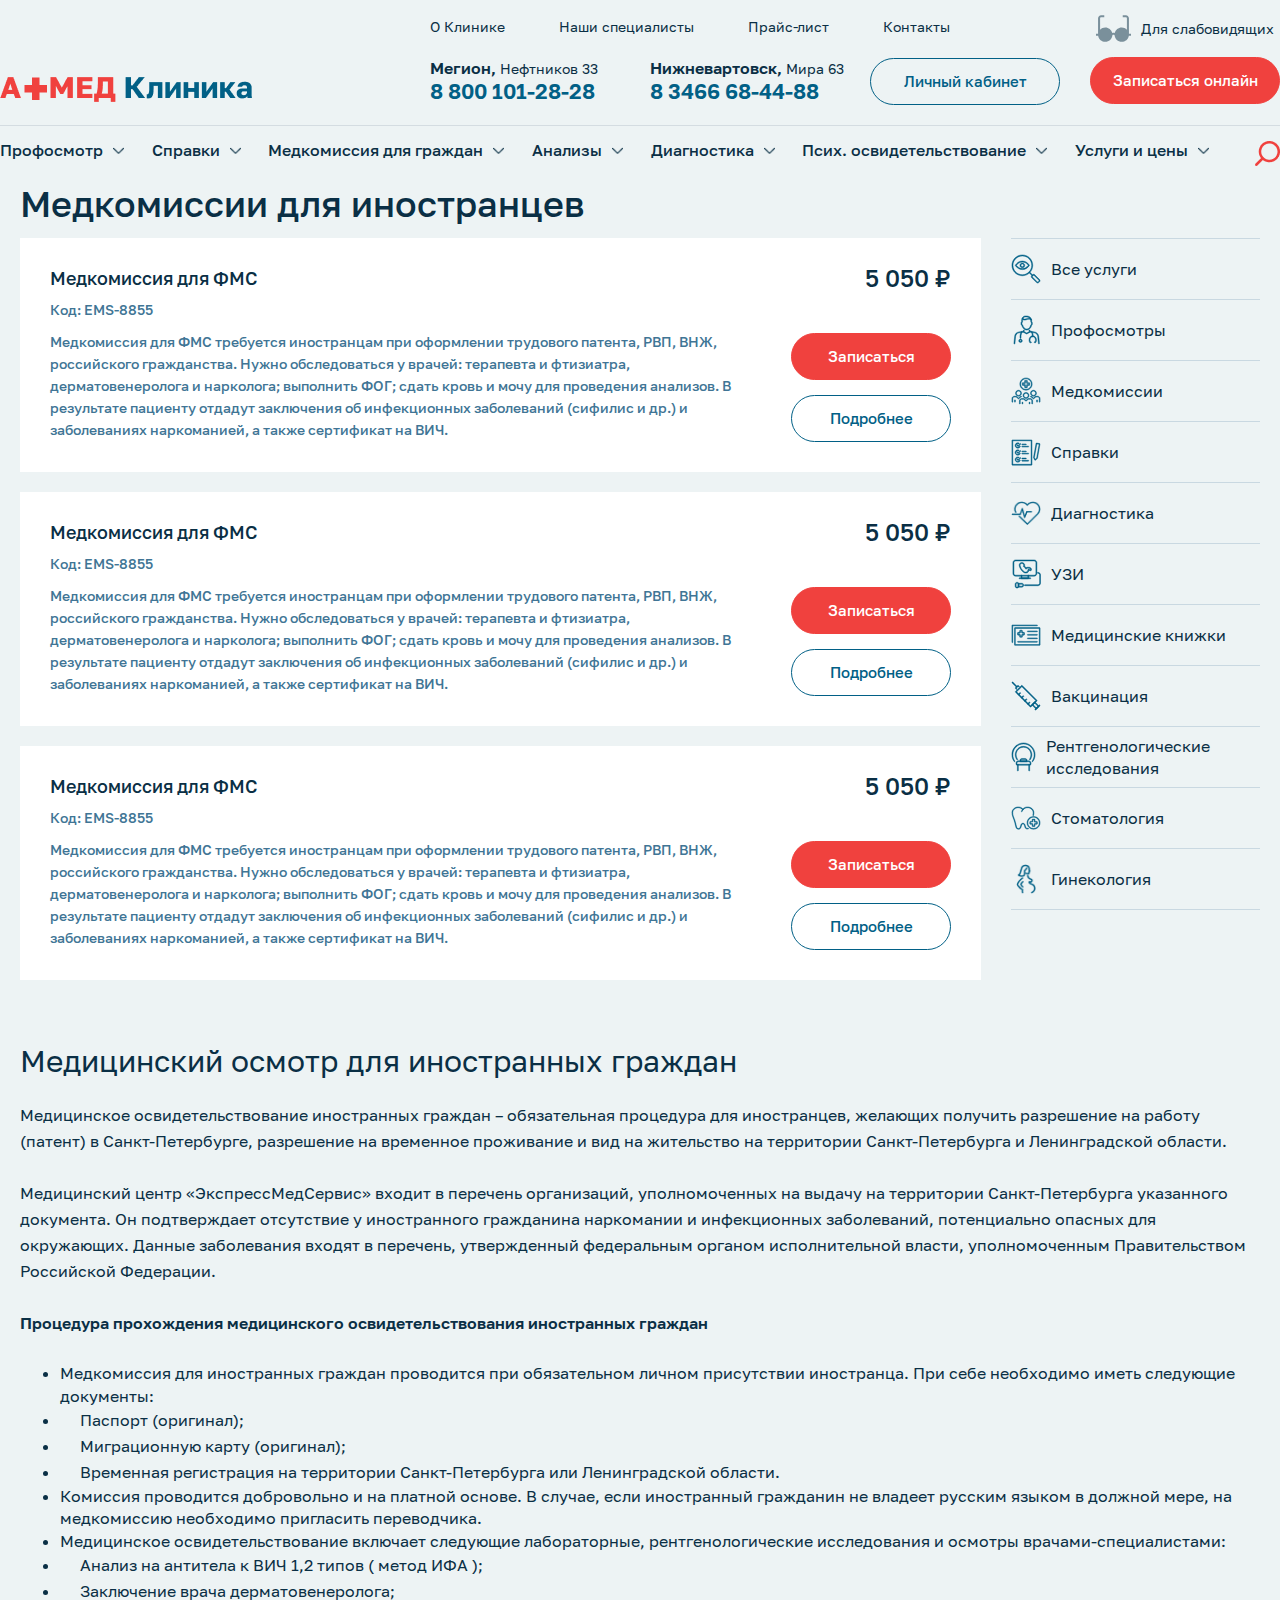
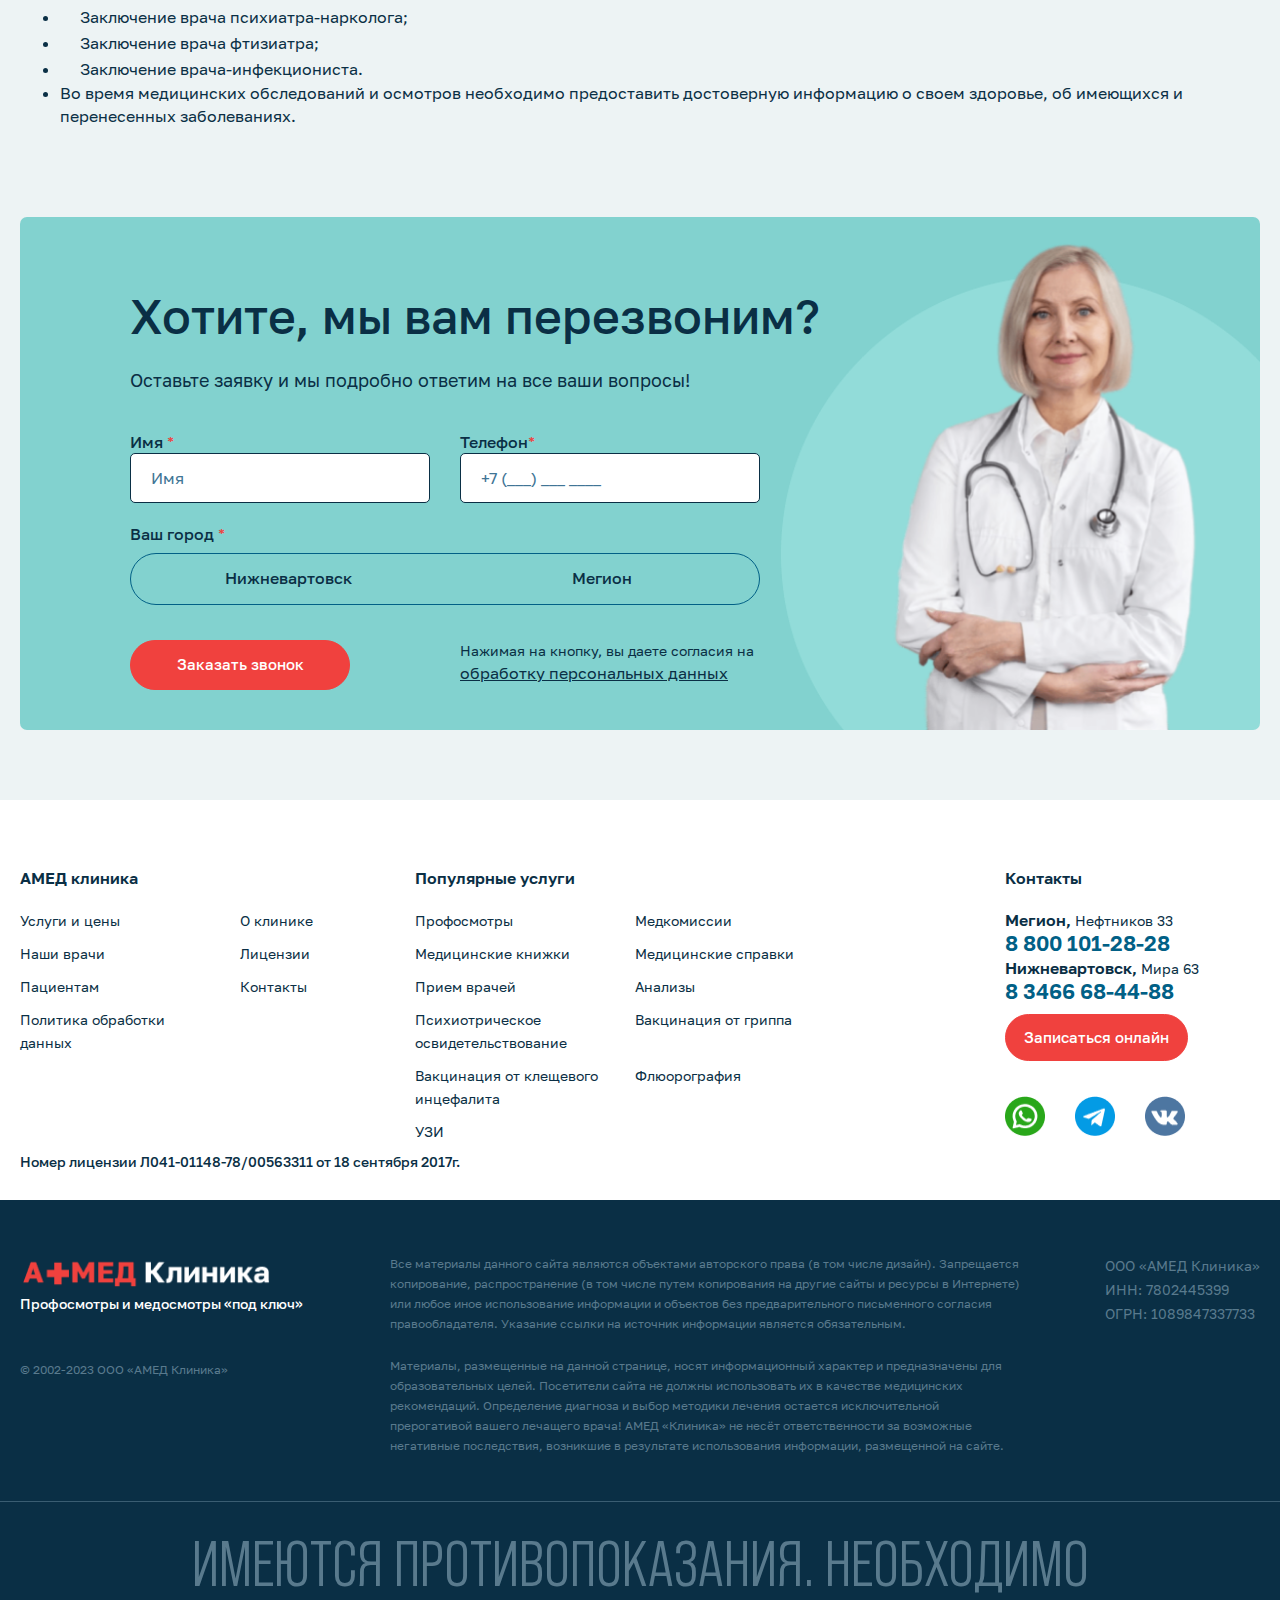
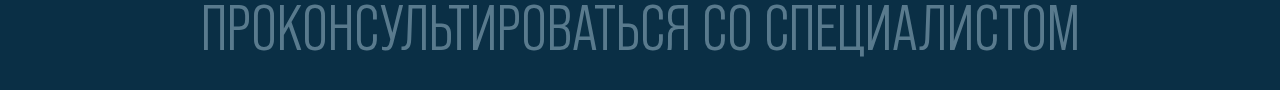
<file: forForeigner.html>
<!DOCTYPE html>
<html lang="ru">

<head>
    <meta charset="UTF-8">
    <meta name="viewport" content="width=device-width, initial-scale=1.0">
    <link rel="stylesheet" href="fonts/Golos.css">
    <link rel="stylesheet" href="fonts/bebas.css">
    <link rel="stylesheet" href="swiper-bundle.css">
    <link rel="stylesheet" href="styles.css">
    <link rel="stylesheet" href="invise.css">


    <title>Амед Клиника</title>
</head>


<body>
    <div class="page">

        <header class="header">
            <div class="header__desctop">
                <div class="header__top">
                    <div class="logo header__logo" alt="logo"></div>
                    <div class="header__right-container">
                        <div class="header__container">
                            <ul class="header__first-menu">
                                <li>
                                    <a href="#">О Клинике</a>
                                </li>
                                <li>
                                    <a href="#">Наши специалисты</a>
                                </li>
                                <li>
                                    <a href="#">Прайс-лист</a>
                                </li>
                                <li>
                                    <a href="#">Контакты</a>
                                </li>
                            </ul>
                            <div class="header__adress">
                                <div class="header__adress-container">
                                    <p class="header__adress-title">
                                        <span>Мегион,</span> Нефтников 33
                                    </p>
                                    <a href="tel: 88001012828" class="header__adress-phone">
                                        8 800 101-28-28
                                    </a>
                                </div>
                                <div class="header__adress-container">
                                    <p class="header__adress-title">
                                        <span>Нижневартовск,</span> Мира 63
                                    </p>
                                    <a href="tel: 83466684488" class="header__adress-phone">
                                        8 3466 68-44-88
                                    </a>
                                </div>
                                <button class="rec-btn login-btn" id="lk">
                                    Личный кабинет
                                </button>
                            </div>
                            <div class="login__container invisibility">
                                <ul>
                                    <li id="lk-list">
                                        <a href="#" id="lk-list">
                                            Для физических лиц
                                        </a>
                                    </li>
                                    <li id="lk-list"> 
                                        <a href="#" id="lk-list">
                                            Для орагнизаций
                                        </a>
                                    </li>
                                    <li id="lk-list">
                                        <a href="#" id="lk-list">
                                            Помощь по личному кабинету
                                        </a>
                                    </li>
                                </ul>
                            </div>
                        </div>
                        <div class="header__last-container">
                            <div class="header__visually-impaired-container">
                                <button class="header__visually-impaired-container_btn">
                                    <img src="images/Eye.svg" alt="Очки">
                                    <p>Для слабовидящих</p>
                                </button>
                                <button class="rec-btn" id="rec">
                                    Записаться онлайн
                                </button>
                            </div>
                        </div>
                    </div>
                </div>
                <div class="header__bottom">
                    <ul class="header__bottom-menu">
                        <li>
                            <a href="#">
                                <p>
                                    Профосмотр
                                </p>
                                <div></div>
                            </a>
                            <ul class="header__menu-second-floor">
                                <li>
                                    <a href="#">
                                        тест подстраиваем ширину под текст
                                    </a>
                                </li>
                                <li>
                                    <a href="#">
                                        тест
                                    </a>
                                </li>
                                <li>
                                    <a href="#">
                                        тест
                                    </a>
                                </li>
                                <li>
                                    <a href="#">
                                        тест
                                    </a>
                                </li>
                            </ul>
                        </li>
                        <li>
                            <a href="#">
                                <p>
                                    Справки
                                </p>
                                <div></div>
                            </a>
                            <ul class="header__menu-second-floor">
                                <li>
                                    <a href="#">
                                        тест подстраиваем ширину под текст
                                    </a>
                                </li>
                                <li>
                                    <a href="#">
                                        тест
                                    </a>
                                </li>
                                <li>
                                    <a href="#">
                                        тест
                                    </a>
                                </li>
                                <li>
                                    <a href="#">
                                        тест
                                    </a>
                                </li>
                            </ul>
                        </li>
                        <li>
                            <a href="#">
                                <p>
                                    Медкомиссия для граждан
                                </p>
                                <div></div>
                            </a>
                            <ul class="header__menu-second-floor">
                                <li>
                                    <a href="#">
                                        тест подстраиваем ширину под текст
                                    </a>
                                </li>
                                <li>
                                    <a href="#">
                                        тест
                                    </a>
                                </li>
                                <li>
                                    <a href="#">
                                        тест
                                    </a>
                                </li>
                                <li>
                                    <a href="#">
                                        тест
                                    </a>
                                </li>
                            </ul>
                        </li>
                        <li>
                            <a href="#">
                                <p>
                                    Анализы
                                </p>
                                <div></div>
                            </a>
                            <ul class="header__menu-second-floor">
                                <li>
                                    <a href="#">
                                        тест подстраиваем ширину под текст
                                    </a>
                                </li>
                                <li>
                                    <a href="#">
                                        тест
                                    </a>
                                </li>
                                <li>
                                    <a href="#">
                                        тест
                                    </a>
                                </li>
                                <li>
                                    <a href="#">
                                        тест
                                    </a>
                                </li>
                            </ul>
                        </li>
                        <li>
                            <a href="#">
                                <p>
                                    Диагностика
                                </p>
                                <div></div>
                            </a>
                            <ul class="header__menu-second-floor">
                                <li>
                                    <a href="#">
                                        тест подстраиваем ширину под текст
                                    </a>
                                </li>
                                <li>
                                    <a href="#">
                                        тест
                                    </a>
                                </li>
                                <li>
                                    <a href="#">
                                        тест
                                    </a>
                                </li>
                                <li>
                                    <a href="#">
                                        тест
                                    </a>
                                </li>
                            </ul>
                        </li>
                        <li>
                            <a href="#">
                                <p>
                                    Псих. освидетельствование
                                </p>
                                <div></div>
                            </a>
                            <ul class="header__menu-second-floor">
                                <li>
                                    <a href="#">
                                        тест подстраиваем ширину под текст
                                    </a>
                                </li>
                                <li>
                                    <a href="#">
                                        тест
                                    </a>
                                </li>
                                <li>
                                    <a href="#">
                                        тест
                                    </a>
                                </li>
                                <li>
                                    <a href="#">
                                        тест
                                    </a>
                                </li>
                            </ul>
                        </li>
                        <li>
                            <a href="#">
                                <p>
                                    Услуги и цены
                                </p>
                                <div></div>
                            </a>
                            <ul class="header__menu-second-floor">
                                <li>
                                    <a href="#">
                                        тест подстраиваем ширину под текст
                                    </a>
                                </li>
                                <li>
                                    <a href="#">
                                        тест
                                    </a>
                                </li>
                                <li>
                                    <a href="#">
                                        тест
                                    </a>
                                </li>
                                <li>
                                    <a href="#">
                                        тест
                                    </a>
                                </li>
                            </ul>
                        </li>
                    </ul>
                    <div class="search search-desctop" src="images/Search.png" alt="Search" id="search"></div>
                    <div class="search__input-container invisibility" id="search">
                        <input class="search__input" type="text" placeholder="Поиск по сайту" id="search">
                        <img class="search__clear-btn" src="images/Vector.svg" alt="" id="search">
                        <div class="search__container invisibility" id="search">
                            <ul id="search">
                                <li id="search">
                                    <a href="#" id="search">
                                        текст
                                    </a>
                                </li>
                                <li id="search">
                                    <a href="" id="search">
                                        текст
                                    </a>
                                </li>
                                <li id="search">
                                    <a href="" id="search">
                                        текст
                                    </a>
                                </li>
                            </ul>
                        </div>
                    </div>
                </div>
            </div>
            <div class="header-mobile">
                <div class="header-mobile__top-container">
                    <div class="header-mobile__menu-btn"></div>
                    <div class="logo header__logo header-mobile__logo" alt="logo"></div>
                    <div class="header-mobile__container">
                        <img src="images/ЛК.svg" alt="log" id="lk">
                        <img class="search search-mobile" src="images/Search.svg" alt="log" id="search">
                        <div class="search__input-container invisibility" id="search">
                            <input class="search__input" type="text" placeholder="Поиск по сайту" id="search">
                            <img class="search__clear-btn" src="images/Vector.svg" alt="" id="search">
                            <div class="search__container invisibility" id="search">
                                <ul id="search">
                                    <li id="search">
                                        <a href="#" id="search">
                                            текст
                                        </a>
                                    </li>
                                    <li id="search">
                                        <a href="" id="search">
                                            текст
                                        </a>
                                    </li>
                                    <li id="search">
                                        <a href="" id="search">
                                            текст
                                        </a>
                                    </li>
                                </ul>
                            </div>
                        </div>
                    </div>
                </div>
                <button class="rec-btn header-mobile__rec-btn" id="rec">
                    Записаться онлайн
                </button>
                <div class="login__container invisibility">
                    <ul>
                        <li id="lk-list">
                            <a href="#" id="lk-list">
                                Для физических лиц
                            </a>
                        </li>
                        <li id="lk-list"> 
                            <a href="#" id="lk-list">
                                Для орагнизаций
                            </a>
                        </li>
                        <li id="lk-list">
                            <a href="#" id="lk-list">
                                Помощь по личному кабинету
                            </a>
                        </li>
                    </ul>
                </div>
            </div>
            <div class="header__hidden-container">
                <div class="header__bottom">
                    <ul class="header__bottom-menu">
                        <li class="disabled">
                            <a href="#" id="firstMenu">
                                <p id="firstMenu">
                                    Профосмотр
                                </p>
                                <div id="firstMenu"></div>
                            </a>
                            <ul class="header__menu-second-floor">
                                <li>
                                    <a href="#">
                                        тест подстраиваем ширину под текст
                                    </a>
                                </li>
                                <li>
                                    <a href="#">
                                        тест
                                    </a>
                                </li>
                                <li>
                                    <a href="#">
                                        тест
                                    </a>
                                </li>
                                <li>
                                    <a href="#">
                                        тест
                                    </a>
                                </li>
                            </ul>
                        </li>
                        <li class="disabled">
                            <a href="#" id="firstMenu">
                                <p id="firstMenu">
                                    Справки
                                </p>
                                <div id="firstMenu"></div>
                            </a>
                            <ul class="header__menu-second-floor">
                                <li>
                                    <a href="#">
                                        тест подстраиваем ширину под текст
                                    </a>
                                </li>
                                <li>
                                    <a href="#">
                                        тест
                                    </a>
                                </li>
                                <li>
                                    <a href="#">
                                        тест
                                    </a>
                                </li>
                                <li>
                                    <a href="#">
                                        тест
                                    </a>
                                </li>
                            </ul>
                        </li>
                        <li class="disabled">
                            <a href="#" id="firstMenu">
                                <p id="firstMenu">
                                    Медкомиссия для граждан
                                </p>
                                <div id="firstMenu"></div>
                            </a>
                            <ul class="header__menu-second-floor">
                                <li>
                                    <a href="#">
                                        тест подстраиваем ширину под текст
                                    </a>
                                </li>
                                <li>
                                    <a href="#">
                                        тест
                                    </a>
                                </li>
                                <li>
                                    <a href="#">
                                        тест
                                    </a>
                                </li>
                                <li>
                                    <a href="#">
                                        тест
                                    </a>
                                </li>
                            </ul>
                        </li>
                        <li class="disabled">
                            <a href="#" id="firstMenu">
                                <p id="firstMenu">
                                    Анализы
                                </p>
                                <div id="firstMenu"></div>
                            </a>
                            <ul class="header__menu-second-floor">
                                <li>
                                    <a href="#">
                                        тест подстраиваем ширину под текст
                                    </a>
                                </li>
                                <li>
                                    <a href="#">
                                        тест
                                    </a>
                                </li>
                                <li>
                                    <a href="#">
                                        тест
                                    </a>
                                </li>
                                <li>
                                    <a href="#">
                                        тест
                                    </a>
                                </li>
                            </ul>
                        </li>
                        <li class="disabled">
                            <a href="#" id="firstMenu">
                                <p id="firstMenu">
                                    Диагностика
                                </p>
                                <div id="firstMenu"></div>
                            </a>
                            <ul class="header__menu-second-floor">
                                <li>
                                    <a href="#">
                                        тест подстраиваем ширину под текст
                                    </a>
                                </li>
                                <li>
                                    <a href="#">
                                        тест
                                    </a>
                                </li>
                                <li>
                                    <a href="#">
                                        тест
                                    </a>
                                </li>
                                <li>
                                    <a href="#">
                                        тест
                                    </a>
                                </li>
                            </ul>
                        </li>
                        <li class="disabled">
                            <a href="#" id="firstMenu">
                                <p id="firstMenu">
                                    Псих. освидетельствование
                                </p>
                                <div id="firstMenu"></div>
                            </a>
                            <ul class="header__menu-second-floor">
                                <li>
                                    <a href="#">
                                        тест подстраиваем ширину под текст
                                    </a>
                                </li>
                                <li>
                                    <a href="#">
                                        тест
                                    </a>
                                </li>
                                <li>
                                    <a href="#">
                                        тест
                                    </a>
                                </li>
                                <li>
                                    <a href="#">
                                        тест
                                    </a>
                                </li>
                            </ul>
                        </li>
                        <li class="disabled">
                            <a href="#" id="firstMenu">
                                <p id="firstMenu">
                                    Услуги и цены
                                </p>
                                <div id="firstMenu"></div>
                            </a>
                            <ul class="header__menu-second-floor">
                                <li>
                                    <a href="#">
                                        тест подстраиваем ширину под текст
                                    </a>
                                </li>
                                <li>
                                    <a href="#">
                                        тест
                                    </a>
                                </li>
                                <li>
                                    <a href="#">
                                        тест
                                    </a>
                                </li>
                                <li>
                                    <a href="#">
                                        тест
                                    </a>
                                </li>
                            </ul>
                        </li>
                    </ul>
                </div>
                <ul class="header__first-menu">
                    <li>
                        <a href="#">О Клинике</a>
                    </li>
                    <li>
                        <a href="#">Наши специалисты</a>
                    </li>
                    <li>
                        <a href="#">Прайс-лист</a>
                    </li>
                    <li>
                        <a href="#">Контакты</a>
                    </li>
                </ul>
                <div class="header__adress">
                    <div class="header__adress-container">
                        <p class="header__adress-title">
                            <span>Мегион,</span> Нефтников 33
                        </p>
                        <a href="tel: 88001012828" class="header__adress-phone">
                            8 800 101-28-28
                        </a>
                    </div>
                    <div class="header__adress-container">
                        <p class="header__adress-title">
                            <span>Нижневартовск,</span> Мира 63
                        </p>
                        <a href="tel: 83466684488" class="header__adress-phone">
                            8 3466 68-44-88
                        </a>
                    </div>
                </div>
            </div>
        </header>

        <section class="foreigner">
            <div class="foreigner__box">
                <h2 class="foreigner__title">
                    Медкомиссии для иностранцев
                </h2>
                <div class="foreigner__container">
                    <div class="foreigner__card-container">
                        <div class="foreigner__card">
                            <div class="foreigner__card-first-container">
                                <h3>
                                    Медкомиссия для ФМС
                                </h3>
                                <span>
                                    Код: EMS-8855
                                </span>
                                <p>
                                    Медкомиссия для ФМС требуется иностранцам при оформлении трудового патента, РВП,
                                    ВНЖ,
                                    российского гражданства. Нужно обследоваться у врачей: терапевта и фтизиатра,
                                    дерматовенеролога и нарколога; выполнить ФОГ; сдать кровь и мочу для проведения
                                    анализов. В результате пациенту отдадут заключения об инфекционных заболеваний
                                    (сифилис
                                    и др.) и заболеваниях наркоманией, а также сертификат на ВИЧ.
                                </p>
                            </div>
                            <div class="foreigner__card-last-container">
                                <span>
                                    5 050 ₽
                                </span>
                                <div class="foreigner__button-container">
                                    <button class="rec-btn" id="app">
                                        Записаться
                                    </button>
                                    <button class="rec-btn login-btn">
                                        Подробнее
                                    </button>
                                </div>
                            </div>
                        </div>
                        <div class="foreigner__card">
                            <div class="foreigner__card-first-container">
                                <h3>
                                    Медкомиссия для ФМС
                                </h3>
                                <span>
                                    Код: EMS-8855
                                </span>
                                <p>
                                    Медкомиссия для ФМС требуется иностранцам при оформлении трудового патента, РВП,
                                    ВНЖ,
                                    российского гражданства. Нужно обследоваться у врачей: терапевта и фтизиатра,
                                    дерматовенеролога и нарколога; выполнить ФОГ; сдать кровь и мочу для проведения
                                    анализов. В результате пациенту отдадут заключения об инфекционных заболеваний
                                    (сифилис
                                    и др.) и заболеваниях наркоманией, а также сертификат на ВИЧ.
                                </p>
                            </div>
                            <div class="foreigner__card-last-container">
                                <span>
                                    5 050 ₽
                                </span>
                                <div class="foreigner__button-container">
                                    <button class="rec-btn" id="app">
                                        Записаться
                                    </button>
                                    <button class="rec-btn login-btn">
                                        Подробнее
                                    </button>
                                </div>
                            </div>
                        </div>
                        <div class="foreigner__card">
                            <div class="foreigner__card-first-container">
                                <h3>
                                    Медкомиссия для ФМС
                                </h3>
                                <span>
                                    Код: EMS-8855
                                </span>
                                <p>
                                    Медкомиссия для ФМС требуется иностранцам при оформлении трудового патента, РВП,
                                    ВНЖ,
                                    российского гражданства. Нужно обследоваться у врачей: терапевта и фтизиатра,
                                    дерматовенеролога и нарколога; выполнить ФОГ; сдать кровь и мочу для проведения
                                    анализов. В результате пациенту отдадут заключения об инфекционных заболеваний
                                    (сифилис
                                    и др.) и заболеваниях наркоманией, а также сертификат на ВИЧ.
                                </p>
                            </div>
                            <div class="foreigner__card-last-container">
                                <span>
                                    5 050 ₽
                                </span>
                                <div class="foreigner__button-container">
                                    <button class="rec-btn" id="app">
                                        Записаться
                                    </button>
                                    <button class="rec-btn login-btn">
                                        Подробнее
                                    </button>
                                </div>

                            </div>
                        </div>
                    </div>
                    <ul class="foreigner__services-list">
                        <li>
                            <img src="images/SearchForg.svg" alt="image">
                            <a href="#">
                                Все услуги
                            </a>
                        </li>
                        <li>
                            <img src="images/doc3.svg" alt="image">
                            <a href="#">
                                Профосмотры
                            </a>
                        </li>
                        <li>
                            <img src="images/peoples.svg" alt="image">
                            <a href="#">
                                Медкомиссии
                            </a>
                        </li>
                        <li>
                            <img src="images/book.svg" alt="image">
                            <a href="#">
                                Справки
                            </a>
                        </li>
                        <li>
                            <img src="images/hearth.png" alt="image">
                            <a href="#">
                                Диагностика
                            </a>
                        </li>
                        <li>
                            <img src="images/pochka.svg" alt="image">
                            <a href="#">
                                УЗИ
                            </a>
                        </li>
                        <li>
                            <img src="images/list.svg" alt="image">
                            <a href="#">
                                Медицинские книжки
                            </a>
                        </li>
                        <li>
                            <img src="images/shpric.svg" alt="image">
                            <a href="#">
                                Вакцинация
                            </a>
                        </li>
                        <li>
                            <img src="images/rentgen.svg" alt="image">
                            <a href="#">
                                Рентгенологические исследования
                            </a>
                        </li>
                        <li>
                            <img src="images/tooth1.svg" alt="image">
                            <a href="#">
                                Стоматология
                            </a>
                        </li>
                        <li>
                            <img src="images/woman.png" alt="image">
                            <a href="#">
                                Гинекология
                            </a>
                        </li>
                    </ul>
                </div>
            </div>

            <div class="foreigner__text-container">
                <h3>
                    Медицинский осмотр для иностранных граждан
                </h3>
                <p>
                    Медицинское освидетельствование иностранных граждан – обязательная процедура для иностранцев,
                    желающих получить разрешение на работу (патент) в Санкт-Петербурге, разрешение на временное
                    проживание и вид на жительство на территории Санкт-Петербурга и Ленинградской области.<br><br>
                    Медицинский центр «ЭкспрессМедСервис» входит в перечень организаций, уполномоченных на выдачу на
                    территории Санкт-Петербурга указанного документа. Он подтверждает отсутствие у иностранного
                    гражданина наркомании и инфекционных заболеваний, потенциально опасных для окружающих. Данные
                    заболевания входят в перечень, утвержденный федеральным органом исполнительной власти,
                    уполномоченным Правительством Российской Федерации. <br><br>
                    <span>Процедура прохождения медицинского освидетельствования иностранных граждан</span><br><br>
                <ul>
                    <li>Медкомиссия для иностранных граждан проводится при обязательном личном присутствии иностранца.
                        При себе необходимо иметь следующие документы:</li>
                    <li><span>Паспорт (оригинал);</span></li>
                    <li><span>Миграционную карту (оригинал);</span></li>
                    <li><span>Временная регистрация на территории Санкт-Петербурга или Ленинградской
                            области.</span></li>
                    <li>Комиссия проводится добровольно и на платной основе. В случае, если иностранный гражданин не
                        владеет русским языком в должной мере, на медкомиссию необходимо пригласить переводчика.</span>
                    </li>
                    <li>Медицинское освидетельствование включает следующие лабораторные, рентгенологические исследования
                        и осмотры врачами-специалистами:</li>
                    <li><span>Анализ на антитела к ВИЧ 1,2 типов ( метод ИФА );</span></li>
                    <li><span>Заключение врача дерматовенеролога;</span></li>
                    <li><span>Заключение врача психиатра-нарколога;</span></li>
                    <li><span>Заключение врача фтизиатра;</span></li>
                    <li><span>Заключение врача-инфекциониста.</span></li>
                    <li>Во время медицинских обследований и осмотров необходимо предоставить достоверную информацию о
                        своем здоровье, об имеющихся и перенесенных заболеваниях.</li>
                </ul>
                </p>
            </div>

            <div class="callback-baner">
                <h2 class="callback-baner__title">
                    Хотите, мы вам перезвоним?
                </h2>
                <p class="callback-baner__link-text">
                    Оставьте заявку и мы подробно ответим на все ваши вопросы!
                </p>
                <form class="popup-rec-online__form callback-baner__form">
                    <div class="popup-rec-online__name-container callback-baner__name-container">
                        <div class="popup-rec-online__name-input-container callback-baner__name-input-container">
                            <p class="popup-rec-online__input-title callback-baner__input-title">
                                Имя <span>*</span>
                            </p>
                            <input class="popup-rec-online__name callback-baner__name" type="text" placeholder="Имя"
                                name="name">
                            <span class="popup-rec-online__span callback-baner__span" id="name">
                                Обязательное поле для заполнения
                            </span>
                        </div>
                        <div
                            class="popup-rec-online__name-input-container popup-rec-online__name-input-container-tel callback-baner__name-input-container">
                            <p class="popup-rec-online__input-title callback-baner__input-title">
                                Телефон<span>*</span>
                            </p>
                            <input class="popup-rec-online__name popup-rec-online__tel callback-baner__name"
                                name="phone" type="text" placeholder="+7 (___) ___ ____">
                            <span class="popup-rec-online__span callback-baner__span" id="phone">
                                Обязательное поле для заполнения
                            </span>
                        </div>
                    </div>
                    <p class="popup-rec-online__title callback-baner__title">
                        Ваш город <span>*</span>
                    </p>
                    <div class="popup-rec-online__flex-container callback-baner__flex-container">
                        <div class="choice-filter-btn callback-baner__btn-choice">
                            <div class="choice-filter-btn__color invisibility"></div>
                            <p class="choice-filter-btn__title" id="nignevartovskBtn">
                                Нижневартовск
                            </p>
                            <p class="choice-filter-btn__title" id="megionBtn">
                                Мегион
                            </p>
                        </div>
                        <span class="popup-rec-online__span callback-baner__span" id="callbackSpan">
                            Пожалуйста, выберите город
                        </span>
                    </div>
                    <div class="callback-baner__bottom-container">
                        <button class="rec-btn popup-rec-online__submit-btn callback-baner__submit-btn" type="submit">
                            Заказать звонок
                        </button>
                        <p class="callback-baner__bottom-text">
                            Нажимая на кнопку, вы даете согласия на
                            <a class="callback-baner__botom-link" href="#">обработку персональных данных</a>
                        </p>
                    </div>
                </form>
            </div>
        </section>

        <footer class="footer">
            <div class="footer__top-container">
                <div class="footer__elements-container">
                    <div class="footer__menu-container">
                        <div class="footer__element-container">
                            <h3>АМЕД клиника</h3>
                            <div class="footer__grid-container">
                                <ul>
                                    <li>
                                        <a href="#">Услуги и цены</a>
                                    </li>
                                    <li>
                                        <a href="#">О клинике</a>
                                    </li>
                                    <li>
                                        <a href="#">Наши врачи</a>
                                    </li>
                                    <li>
                                        <a href="#">Лицензии</a>
                                    </li>
                                    <li>
                                        <a href="#">Пациентам</a>
                                    </li>
                                    <li>
                                        <a href="#">Контакты</a>
                                    </li>
                                    <li>
                                        <a href="#">Политика обработки данных</a>
                                    </li>
                                </ul>
                            </div>
                        </div>
                        <div class="footer__element-container">
                            <h3>Популярные услуги</h3>
                            <div class="footer__grid-container">
                                <ul>
                                    <li>
                                        <a href="#">Профосмотры</a>
                                    </li>
                                    <li>
                                        <a href="#">Медкомиссии</a>
                                    </li>
                                    <li>
                                        <a href="#">Медицинские книжки</a>
                                    </li>
                                    <li>
                                        <a href="#">Медицинские справки</a>
                                    </li>
                                    <li>
                                        <a href="#">Прием врачей</a>
                                    </li>
                                    <li>
                                        <a href="#">Анализы</a>
                                    </li>
                                    <li>
                                        <a href="#">Психиотрическое освидетельствование</a>
                                    </li>
                                    <li>
                                        <a href="#">Вакцинация от гриппа</a>
                                    </li>
                                    <li>
                                        <a href="#">Вакцинация от клещевого инцефалита</a>
                                    </li>
                                    <li>
                                        <a href="#">Флюорография</a>
                                    </li>
                                    <li>
                                        <a href="#">УЗИ</a>
                                    </li>
                                </ul>
                            </div>
                        </div>
                    </div>
                    <div class="footer__element-container">
                        <h3>Контакты</h3>
                        <div class="header__adress-container">
                            <p class="header__adress-title">
                                <span>Мегион,</span> Нефтников 33
                            </p>
                            <a href="tel: 88001012828" class="header__adress-phone">
                                8 800 101-28-28
                            </a>
                        </div>
                        <div class="header__adress-container">
                            <p class="header__adress-title">
                                <span>Нижневартовск,</span> Мира 63
                            </p>
                            <a href="tel: 83466684488" class="header__adress-phone">
                                8 3466 68-44-88
                            </a>
                        </div>
                        <button class="rec-btn" id="rec">
                            Записаться онлайн
                        </button>
                        <div class="footer__link-container">
                            <a href="#"><img src="images/whatsapp.png" alt="link"></a>
                            <a href="#"><img src="images/telegram.png" alt="link"></a>
                            <a href="#"><img src="images/vk.png" alt="link"></a>
                        </div>
                    </div>
                </div>
                <h3 class="footer__licence-title">
                    Номер лицензии Л041-01148-78/00563311 от 18 сентября 2017г.
                </h3>
            </div>
            <div class="footer__bottom-container">
                <div class="footer__elements-container">
                    <div class="footer__element-container">
                        <a href=""><img src="images/ЛоготипFotter.png" alt="#"></a>
                        <p>Профосмотры и медосмотры «под ключ»</p>
                        <span>© 2002-2023 ООО «АМЕД Клиника»</span>
                    </div>
                    <div class="footer__element-container">
                        <p>Все материалы данного сайта являются объектами авторского права (в том числе дизайн).
                            Запрещается копирование, распространение (в том числе путем копирования на другие сайты и
                            ресурсы в Интернете) или любое иное использование информации и объектов без предварительного
                            письменного согласия правообладателя. Указание ссылки на источник информации является
                            обязательным.</p><br>
                        <p>Материалы, размещенные на данной странице, носят информационный характер и предназначены для
                            образовательных целей. Посетители сайта не должны использовать их в качестве медицинских
                            рекомендаций. Определение диагноза и выбор методики лечения остается исключительной
                            прерогативой вашего лечащего врача! АМЕД «Клиника» не несёт ответственности за возможные
                            негативные последствия, возникшие в результате использования информации, размещенной на
                            сайте.</p>
                    </div>
                    <div class="footer__element-container">
                        <p>
                            ООО «АМЕД Клиника»
                        </p>
                        <p>
                            ИНН: 7802445399
                        </p>
                        <p>
                            ОГРН: 1089847337733
                        </p>
                    </div>
                </div>

            </div>
            <p class="footer__bottom-title">
                ИМЕЮТСЯ ПРОТИВОПОКАЗАНИЯ. НЕОБХОДИМО ПРОКОНСУЛЬТИРОВАТЬСЯ СО СПЕЦИАЛИСТОМ
            </p>
        </footer>

    </div>
    <div class="overlay overlayRecOnline" id="rec">
        <div class="popup popup-rec-online">
            <img class="popup-rec-online__close-btn" src="images/Vector.svg" alt="close">
            <div class="popup__container">
                <h3 class="popup__title">
                    Записаться онлайн
                </h3>
                <a class="popup__link-title">
                    Медкомиссия для ФМС
                </a>
                <form class="popup-rec-online__form">
                    <p class="popup-rec-online__title">
                        Выберите клинику: <span>*</span>
                    </p>
                    <div class="popup-rec-online__flex-container">
                        <div class="popup-rec-online__container" id="megionContainer">
                            <input type="radio" name="city" id="megion">
                            <label for="megion">
                                <div class="label__container label__container__checked">
                                    <p class="city__name">
                                        г. Мегион,
                                    </p>
                                    <p class="city__adress">
                                        Нефтников 33, 2 этаж
                                    </p>
                                </div>
                            </label>
                        </div>
                        <div class="popup-rec-online__container" id="nignevartovskContainer">
                            <input type="radio" name="city" id="nignevartovsk">
                            <label for="nignevartovsk">
                                <div class="label__container">
                                    <p class="city__name">
                                        г. Нижневартовск,
                                    </p>
                                    <p class="city__adress">
                                        Мира 63, 5 этаж
                                    </p>
                                </div>
                            </label>
                        </div>
                        <span class="popup-rec-online__span" id="citySpan">
                            Пожалуйста, выберите город
                        </span>
                    </div>
                    <p class="popup-rec-online__title">
                        Ваши данные
                    </p>
                    <div class="popup-rec-online__name-container">
                        <div class="popup-rec-online__name-input-container">
                            <p class="popup-rec-online__input-title ">
                                Ваше имя <span>*</span>
                            </p>
                            <input class="popup-rec-online__name" type="text" placeholder="Имя" name="name" id="inputName">
                            <span class="popup-rec-online__span" id="name">
                                Обязательное поле для заполнения
                            </span>
                        </div>
                        <div class="popup-rec-online__name-input-container">
                            <p class="popup-rec-online__input-title">
                                Ваша фамилия
                            </p>
                            <input class="popup-rec-online__name popup-rec-online__surname" type="text"
                                placeholder="Фамилия">
                        </div>
                    </div>
                    <div class="popup-rec-online__name-input-container popup-rec-online__name-input-container-tel">
                        <p class="popup-rec-online__input-title">
                            Телефон для связи <span>*</span>
                        </p>
                        <input class="popup-rec-online__name popup-rec-online__tel" name="phone" type="text"
                            placeholder="+7 (___) ___ ____">
                        <span class="popup-rec-online__span" id="phone">
                            Обязательное поле для заполнения
                        </span>
                    </div>
                    <div class="popup-rec-online__name-input-container popup-rec-online__name-input-container-comment">
                        <p class="popup-rec-online__input-title">
                            Коментарий
                        </p>
                        <input class="popup-rec-online__name popup-rec-online__comment" type="text">
                    </div>
                    <button class="rec-btn popup-rec-online__submit-btn" type="submit">
                        Записаться
                    </button>
                </form>
            </div>
            <div class="popup-rec-online__bottom-container">
                <h3>
                    После отправки заявки с вами свяжется специалист
                </h3>
                <p>
                    Ваши данные в безопасности, согласно 152 ФЗ РФ. Отправляя данную форму, вы соглашаетесь с
                    политикой конфиденциальности персональных данных.
                </p>
            </div>
        </div>
    </div>
    <div class="overlay overlayRecOnline" id="app">
        <div class="popup popup-rec-online" id="appPopup">
            <img class="popup-rec-online__close-btn" src="images/Vector.svg" alt="close">
            <div class="popup__container">
                <h3 class="popup__title">
                    Оставить заявку на запись
                </h3>
                <a class="popup__link-title">
                    Медкомиссия для ФМС
                </a>
                <form class="popup-rec-online__form">
                    <p class="popup-rec-online__title">
                        Выберите клинику: <span>*</span>
                    </p>
                    <div class="popup-rec-online__flex-container">
                        <div class="popup-rec-online__container" id="megionContainer">
                            <input type="radio" name="city" id="megionOne">
                            <label for="megionOne">
                                <div class="label__container label__container__checked">
                                    <p class="city__name">
                                        г. Мегион,
                                    </p>
                                    <p class="city__adress">
                                        Нефтников 33, 2 этаж
                                    </p>
                                </div>
                            </label>
                        </div>
                        <div class="popup-rec-online__container" id="nignevartovskContainer">
                            <input type="radio" name="city" id="nignevartovskOne">
                            <label for="nignevartovskOne">
                                <div class="label__container">
                                    <p class="city__name">
                                        г. Нижневартовск,
                                    </p>
                                    <p class="city__adress">
                                        Мира 63, 5 этаж
                                    </p>
                                </div>
                            </label>
                        </div>
                        <span class="popup-rec-online__span" id="citySpan">
                            Пожалуйста, выберите город
                        </span>
                    </div>
                    <p class="popup-rec-online__title" style="margin: 30px 0 20px;">
                        Дата и время желаемого посещения:
                    </p>
                    <div class="popup-rec-online__name-container">
                        <div class="popup-rec-online__name-input-container">
                            <input class="popup-rec-online__name" type="date" name="data" id="inputDate">
                        </div>
                        <div class="popup-rec-online__name-input-container">
                            <select class="popup-rec-online__name" id="select">
                                <option>10:00</option>
                                <option>11:00</option>
                                <option>12:00</option>
                                <option>13:00</option>
                                <option>14:00</option>
                                <option>15:00</option>
                                <option>16:00</option>
                                <option>17:00</option>
                                <option>18:00</option>
                            </select>
                        </div>
                    </div>
                    <p class="popup-rec-online__input-title ">
                        <span>Внимание!</span> Дата и время является желаемым. Точное время для записи
                        вам сообщит специалист по звонку, после отправки заявки.
                    </p>
                    <p class="popup-rec-online__title">
                        Ваши данные
                    </p>
                    <div class="popup-rec-online__name-container">
                        <div class="popup-rec-online__name-input-container">
                            <p class="popup-rec-online__input-title ">
                                Ваше имя <span>*</span>
                            </p>
                            <input class="popup-rec-online__name" type="text" placeholder="Имя" name="name"
                                id="inputName">
                            <span class="popup-rec-online__span" id="name">
                                Обязательное поле для заполнения
                            </span>
                        </div>
                        <div class="popup-rec-online__name-input-container">
                            <p class="popup-rec-online__input-title">
                                Ваша фамилия
                            </p>
                            <input class="popup-rec-online__name popup-rec-online__surname" type="text"
                                placeholder="Фамилия">
                        </div>
                    </div>
                    <div class="popup-rec-online__name-input-container popup-rec-online__name-input-container-tel">
                        <p class="popup-rec-online__input-title">
                            Телефон для связи <span>*</span>
                        </p>
                        <input class="popup-rec-online__name popup-rec-online__tel" name="phone" type="text"
                            placeholder="+7 (___) ___ ____">
                        <span class="popup-rec-online__span" id="phone">
                            Обязательное поле для заполнения
                        </span>
                    </div>
                    <div class="popup-rec-online__name-input-container popup-rec-online__name-input-container-comment">
                        <p class="popup-rec-online__input-title">
                            Коментарий
                        </p>
                        <input class="popup-rec-online__name popup-rec-online__comment" type="text">
                    </div>
                    <button class="rec-btn popup-rec-online__submit-btn" type="submit">
                        Записаться
                    </button>
                </form>
            </div>
            <div class="popup-rec-online__bottom-container">
                <h3>
                    После отправки заявки с вами свяжется специалист
                </h3>
                <p>
                    Ваши данные в безопасности, согласно 152 ФЗ РФ. Отправляя данную форму, вы соглашаетесь с
                    политикой конфиденциальности персональных данных.
                </p>
            </div>
        </div>
    </div>
    <div class="overlay overlayImg">
        <div class="popupImg">
             <img class="popup-rec-online__close-btn" src="images/Vector.svg" alt="close">
            <div class="swiper__container" id="reviewsPhoto">
                <div class="swiper popupSwiper">
                    <div class="swiper-wrapper" data-swiper-autoplay="2000" >
                        
                    </div>
                </div>
                <div class="swiper__nav-container">
                    <div class="swiper-button-next popup-swiper-button-next"></div>
                    <div class="swiper-button-prev popup-swiper-button-prev"></div>
                </div>
            </div>
        </div>
    </div>
    <script src="swiped-events.js"></script>
    <script src="swiper-bundle.js"></script>
    <script src="script.js"></script>
</body>

</html>
</file>
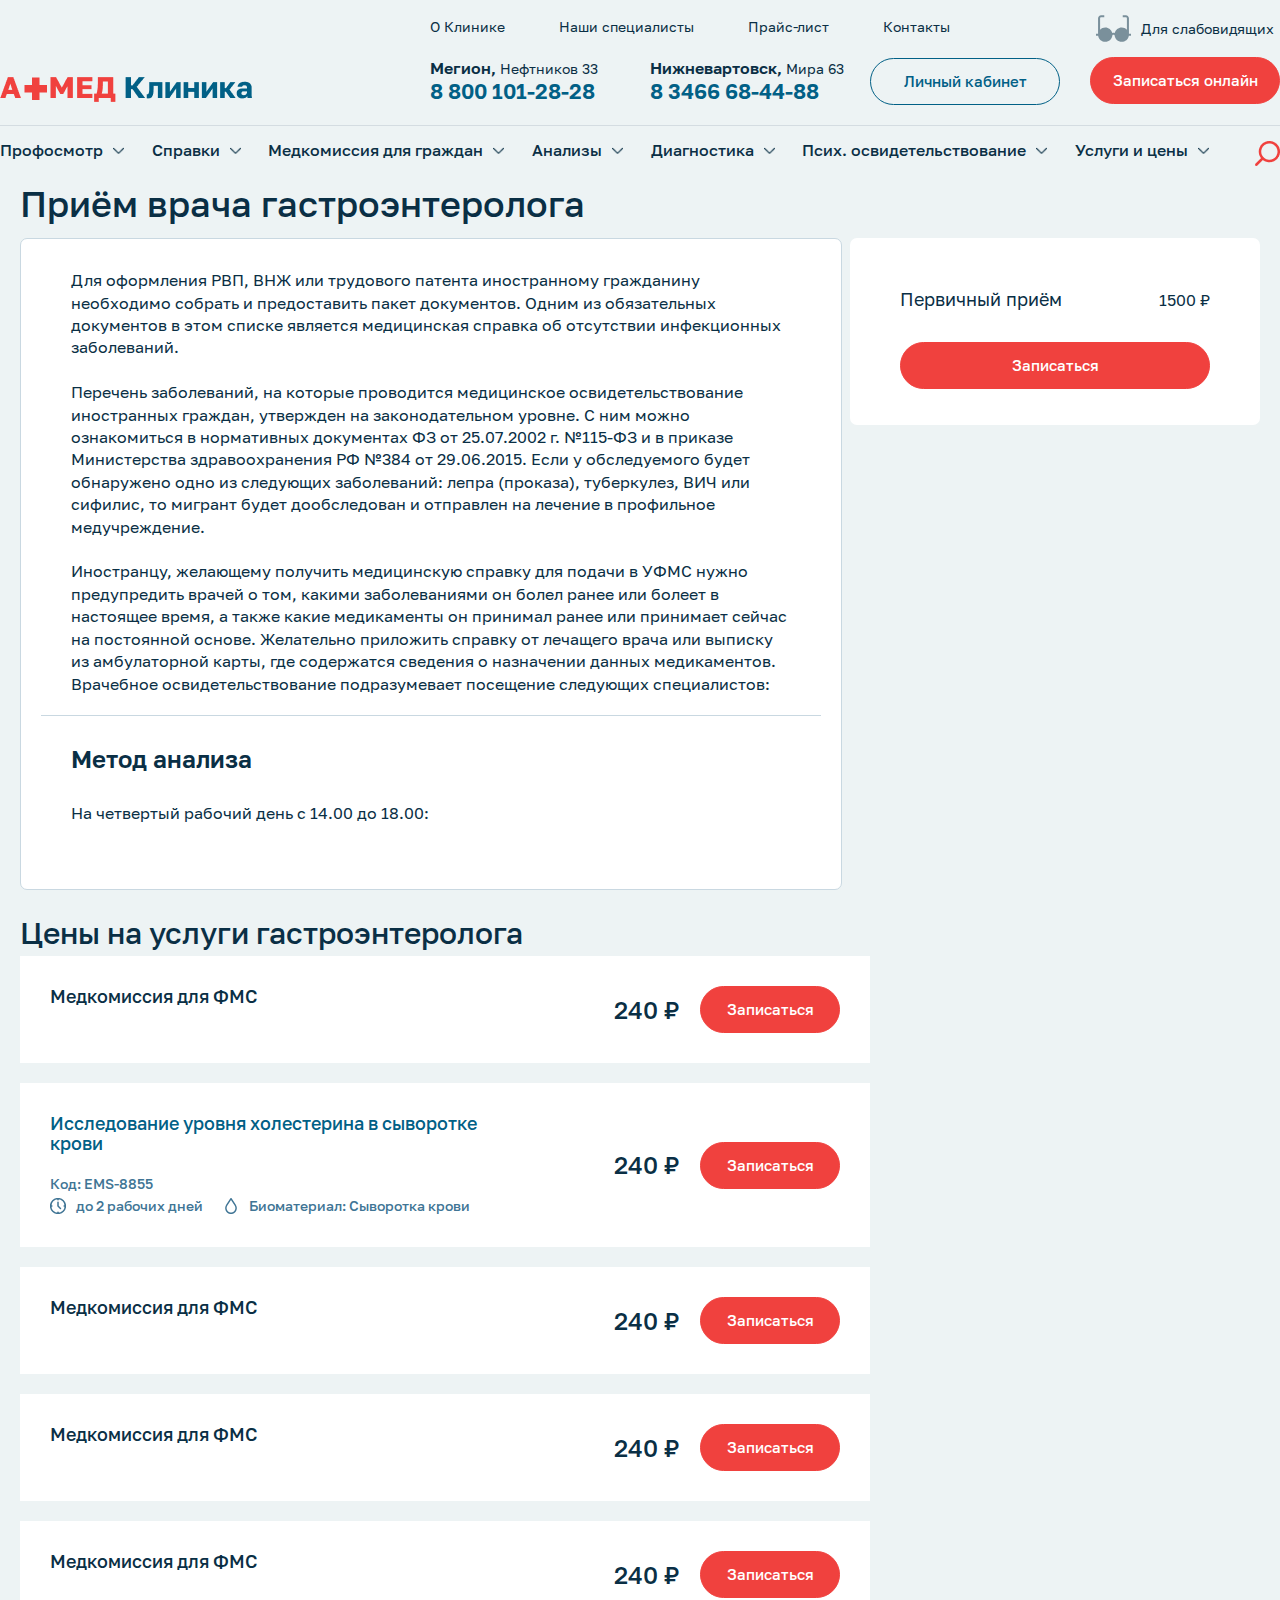
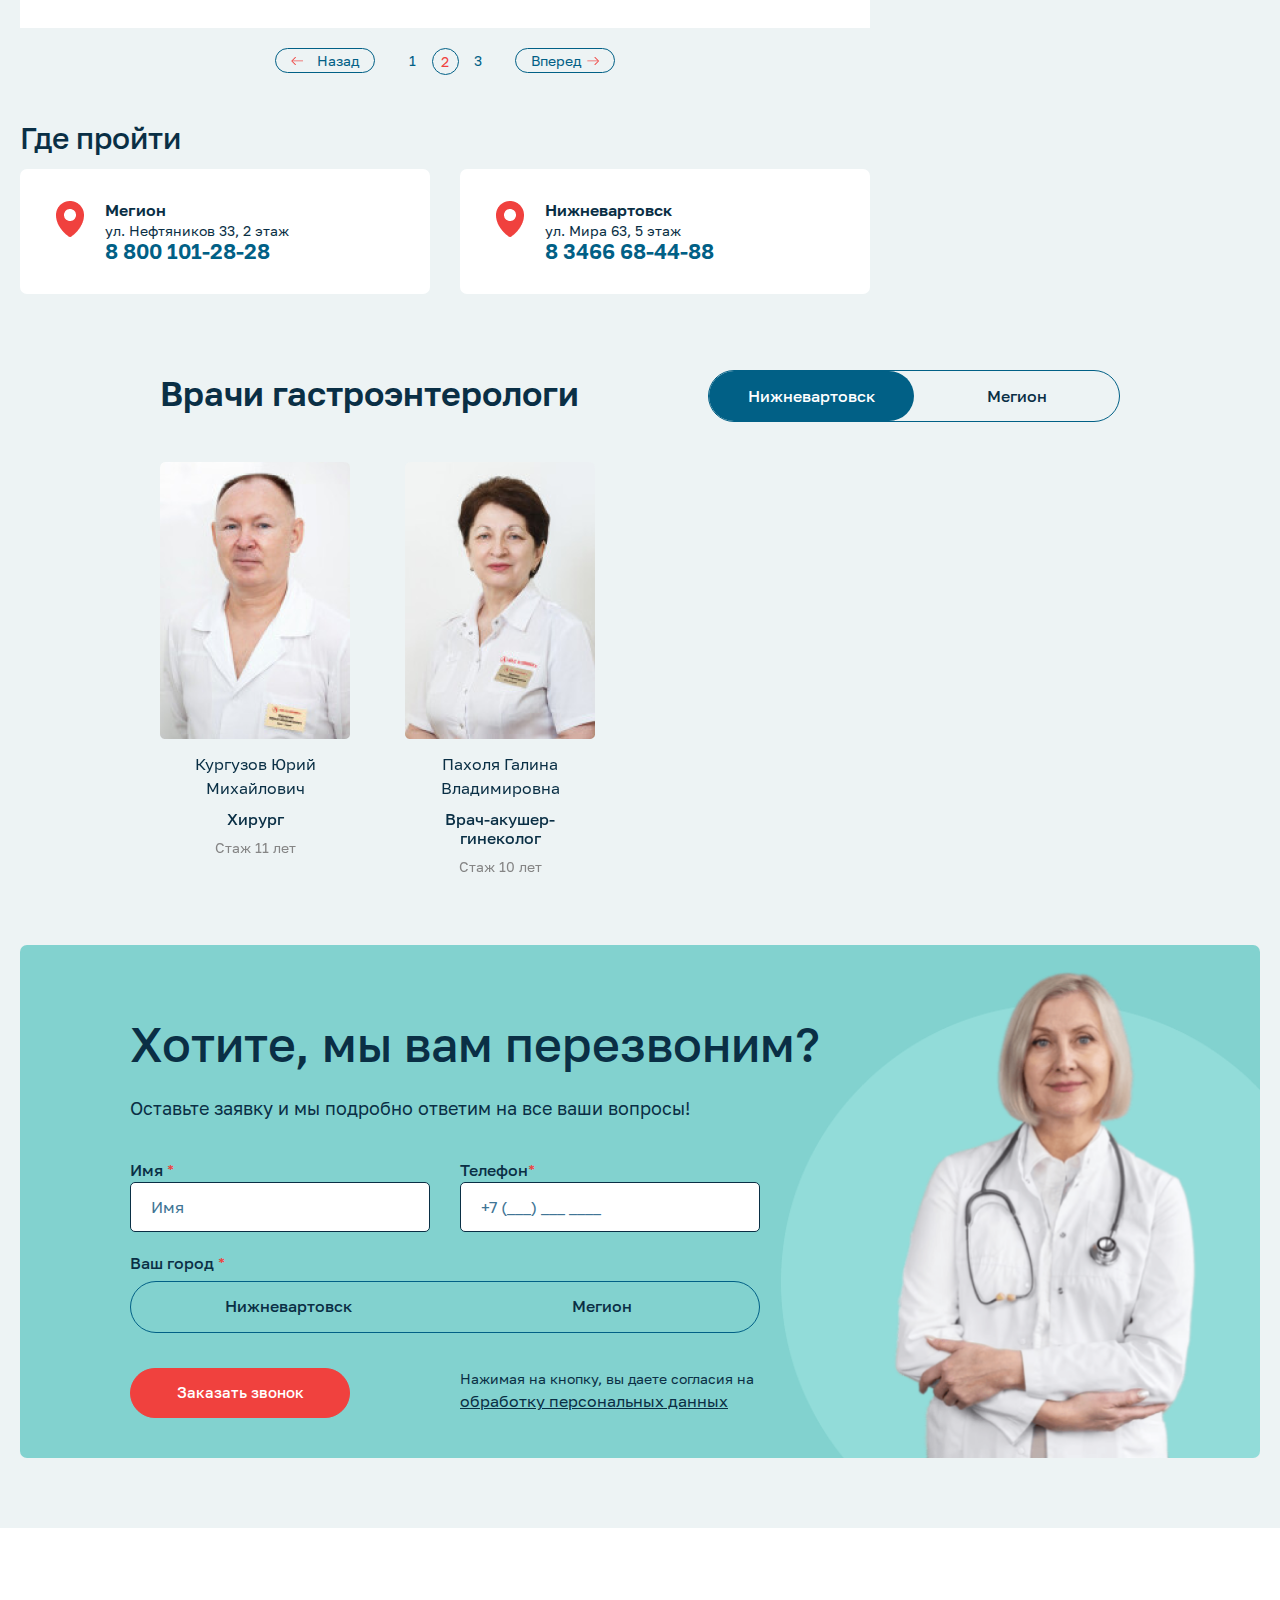
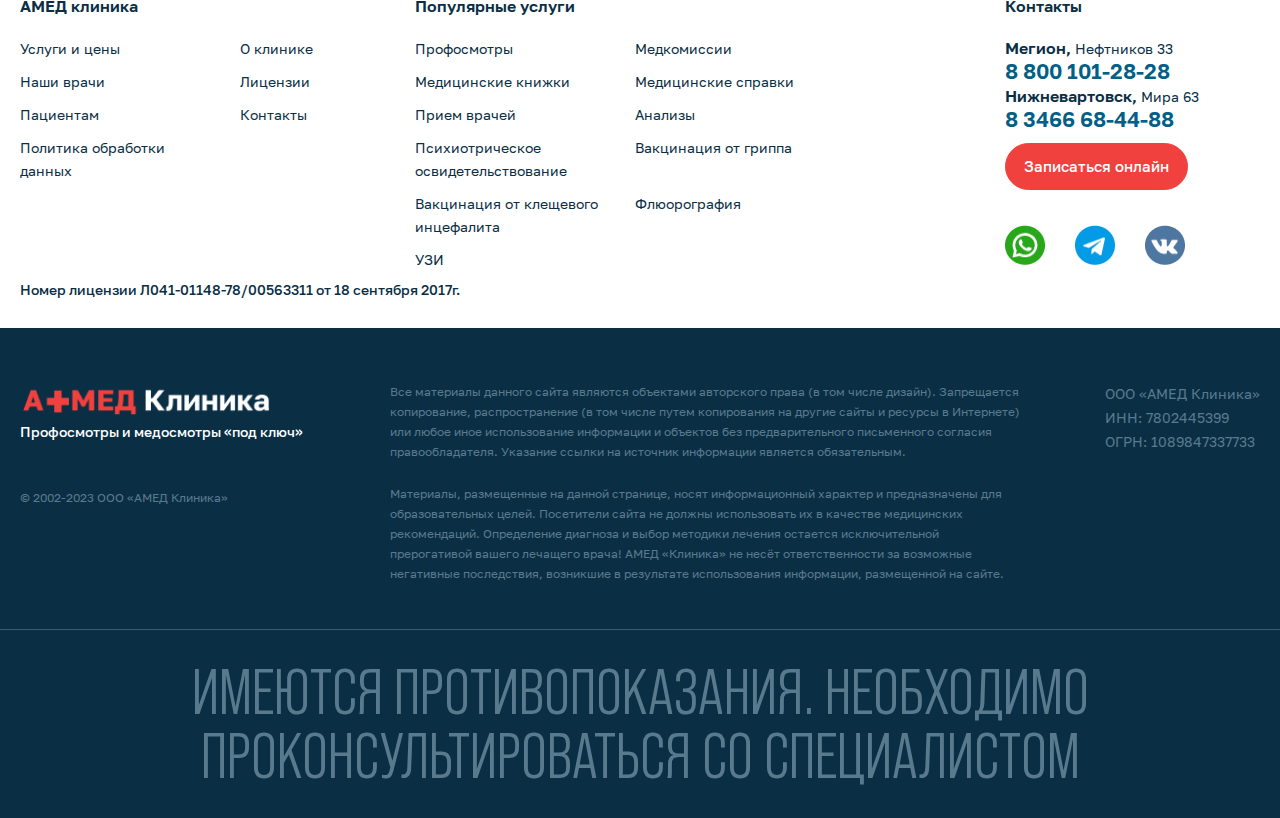
<file: gastro.html>
<!DOCTYPE html>
<html lang="ru">

<head>
    <meta charset="UTF-8">
    <meta name="viewport" content="width=device-width, initial-scale=1.0">
    <link rel="stylesheet" href="fonts/Golos.css">
    <link rel="stylesheet" href="fonts/bebas.css">
    <link rel="stylesheet" href="swiper-bundle.css">
    <link rel="stylesheet" href="styles.css">
    <link rel="stylesheet" href="invise.css">


    <title>Амед Клиника</title>
</head>


<body>
    <div class="page">

        <header class="header">
            <div class="header__desctop">
                <div class="header__top">
                    <div class="logo header__logo" alt="logo"></div>
                    <div class="header__right-container">
                        <div class="header__container">
                            <ul class="header__first-menu">
                                <li>
                                    <a href="#">О Клинике</a>
                                </li>
                                <li>
                                    <a href="#">Наши специалисты</a>
                                </li>
                                <li>
                                    <a href="#">Прайс-лист</a>
                                </li>
                                <li>
                                    <a href="#">Контакты</a>
                                </li>
                            </ul>
                            <div class="header__adress">
                                <div class="header__adress-container">
                                    <p class="header__adress-title">
                                        <span>Мегион,</span> Нефтников 33
                                    </p>
                                    <a href="tel: 88001012828" class="header__adress-phone">
                                        8 800 101-28-28
                                    </a>
                                </div>
                                <div class="header__adress-container">
                                    <p class="header__adress-title">
                                        <span>Нижневартовск,</span> Мира 63
                                    </p>
                                    <a href="tel: 83466684488" class="header__adress-phone">
                                        8 3466 68-44-88
                                    </a>
                                </div>
                                <button class="rec-btn login-btn" id="lk">
                                    Личный кабинет
                                </button>
                            </div>
                            <div class="login__container invisibility">
                                <ul>
                                    <li id="lk-list">
                                        <a href="#" id="lk-list">
                                            Для физических лиц
                                        </a>
                                    </li>
                                    <li id="lk-list"> 
                                        <a href="#" id="lk-list">
                                            Для орагнизаций
                                        </a>
                                    </li>
                                    <li id="lk-list">
                                        <a href="#" id="lk-list">
                                            Помощь по личному кабинету
                                        </a>
                                    </li>
                                </ul>
                            </div>
                        </div>
                        <div class="header__last-container">
                            <div class="header__visually-impaired-container">
                                <button class="header__visually-impaired-container_btn">
                                    <img src="images/Eye.svg" alt="Очки">
                                    <p>Для слабовидящих</p>
                                </button>
                                <button class="rec-btn" id="rec">
                                    Записаться онлайн
                                </button>
                            </div>
                        </div>
                    </div>
                </div>
                <div class="header__bottom">
                    <ul class="header__bottom-menu">
                        <li>
                            <a href="#">
                                <p>
                                    Профосмотр
                                </p>
                                <div></div>
                            </a>
                            <ul class="header__menu-second-floor">
                                <li>
                                    <a href="#">
                                        тест подстраиваем ширину под текст
                                    </a>
                                </li>
                                <li>
                                    <a href="#">
                                        тест
                                    </a>
                                </li>
                                <li>
                                    <a href="#">
                                        тест
                                    </a>
                                </li>
                                <li>
                                    <a href="#">
                                        тест
                                    </a>
                                </li>
                            </ul>
                        </li>
                        <li>
                            <a href="#">
                                <p>
                                    Справки
                                </p>
                                <div></div>
                            </a>
                            <ul class="header__menu-second-floor">
                                <li>
                                    <a href="#">
                                        тест подстраиваем ширину под текст
                                    </a>
                                </li>
                                <li>
                                    <a href="#">
                                        тест
                                    </a>
                                </li>
                                <li>
                                    <a href="#">
                                        тест
                                    </a>
                                </li>
                                <li>
                                    <a href="#">
                                        тест
                                    </a>
                                </li>
                            </ul>
                        </li>
                        <li>
                            <a href="#">
                                <p>
                                    Медкомиссия для граждан
                                </p>
                                <div></div>
                            </a>
                            <ul class="header__menu-second-floor">
                                <li>
                                    <a href="#">
                                        тест подстраиваем ширину под текст
                                    </a>
                                </li>
                                <li>
                                    <a href="#">
                                        тест
                                    </a>
                                </li>
                                <li>
                                    <a href="#">
                                        тест
                                    </a>
                                </li>
                                <li>
                                    <a href="#">
                                        тест
                                    </a>
                                </li>
                            </ul>
                        </li>
                        <li>
                            <a href="#">
                                <p>
                                    Анализы
                                </p>
                                <div></div>
                            </a>
                            <ul class="header__menu-second-floor">
                                <li>
                                    <a href="#">
                                        тест подстраиваем ширину под текст
                                    </a>
                                </li>
                                <li>
                                    <a href="#">
                                        тест
                                    </a>
                                </li>
                                <li>
                                    <a href="#">
                                        тест
                                    </a>
                                </li>
                                <li>
                                    <a href="#">
                                        тест
                                    </a>
                                </li>
                            </ul>
                        </li>
                        <li>
                            <a href="#">
                                <p>
                                    Диагностика
                                </p>
                                <div></div>
                            </a>
                            <ul class="header__menu-second-floor">
                                <li>
                                    <a href="#">
                                        тест подстраиваем ширину под текст
                                    </a>
                                </li>
                                <li>
                                    <a href="#">
                                        тест
                                    </a>
                                </li>
                                <li>
                                    <a href="#">
                                        тест
                                    </a>
                                </li>
                                <li>
                                    <a href="#">
                                        тест
                                    </a>
                                </li>
                            </ul>
                        </li>
                        <li>
                            <a href="#">
                                <p>
                                    Псих. освидетельствование
                                </p>
                                <div></div>
                            </a>
                            <ul class="header__menu-second-floor">
                                <li>
                                    <a href="#">
                                        тест подстраиваем ширину под текст
                                    </a>
                                </li>
                                <li>
                                    <a href="#">
                                        тест
                                    </a>
                                </li>
                                <li>
                                    <a href="#">
                                        тест
                                    </a>
                                </li>
                                <li>
                                    <a href="#">
                                        тест
                                    </a>
                                </li>
                            </ul>
                        </li>
                        <li>
                            <a href="#">
                                <p>
                                    Услуги и цены
                                </p>
                                <div></div>
                            </a>
                            <ul class="header__menu-second-floor">
                                <li>
                                    <a href="#">
                                        тест подстраиваем ширину под текст
                                    </a>
                                </li>
                                <li>
                                    <a href="#">
                                        тест
                                    </a>
                                </li>
                                <li>
                                    <a href="#">
                                        тест
                                    </a>
                                </li>
                                <li>
                                    <a href="#">
                                        тест
                                    </a>
                                </li>
                            </ul>
                        </li>
                    </ul>
                    <div class="search search-desctop" src="images/Search.png" alt="Search" id="search"></div>
                    <div class="search__input-container invisibility" id="search">
                        <input class="search__input" type="text" placeholder="Поиск по сайту" id="search">
                        <img class="search__clear-btn" src="images/Vector.svg" alt="" id="search">
                        <div class="search__container invisibility" id="search">
                            <ul id="search">
                                <li id="search">
                                    <a href="#" id="search">
                                        текст
                                    </a>
                                </li>
                                <li id="search">
                                    <a href="" id="search">
                                        текст
                                    </a>
                                </li>
                                <li id="search">
                                    <a href="" id="search">
                                        текст
                                    </a>
                                </li>
                            </ul>
                        </div>
                    </div>
                </div>
            </div>
            <div class="header-mobile">
                <div class="header-mobile__top-container">
                    <div class="header-mobile__menu-btn"></div>
                    <div class="logo header__logo header-mobile__logo" alt="logo"></div>
                    <div class="header-mobile__container">
                        <img src="images/ЛК.svg" alt="log" id="lk">
                        <img class="search search-mobile" src="images/Search.svg" alt="log" id="search">
                        <div class="search__input-container invisibility" id="search">
                            <input class="search__input" type="text" placeholder="Поиск по сайту" id="search">
                            <img class="search__clear-btn" src="images/Vector.svg" alt="" id="search">
                            <div class="search__container invisibility" id="search">
                                <ul id="search">
                                    <li id="search">
                                        <a href="#" id="search">
                                            текст
                                        </a>
                                    </li>
                                    <li id="search">
                                        <a href="" id="search">
                                            текст
                                        </a>
                                    </li>
                                    <li id="search">
                                        <a href="" id="search">
                                            текст
                                        </a>
                                    </li>
                                </ul>
                            </div>
                        </div>
                    </div>
                </div>
                <button class="rec-btn header-mobile__rec-btn" id="rec">
                    Записаться онлайн
                </button>
                <div class="login__container invisibility">
                    <ul>
                        <li id="lk-list">
                            <a href="#" id="lk-list">
                                Для физических лиц
                            </a>
                        </li>
                        <li id="lk-list"> 
                            <a href="#" id="lk-list">
                                Для орагнизаций
                            </a>
                        </li>
                        <li id="lk-list">
                            <a href="#" id="lk-list">
                                Помощь по личному кабинету
                            </a>
                        </li>
                    </ul>
                </div>
            </div>
            <div class="header__hidden-container">
                <div class="header__bottom">
                    <ul class="header__bottom-menu">
                        <li class="disabled">
                            <a href="#" id="firstMenu">
                                <p id="firstMenu">
                                    Профосмотр
                                </p>
                                <div id="firstMenu"></div>
                            </a>
                            <ul class="header__menu-second-floor">
                                <li>
                                    <a href="#">
                                        тест подстраиваем ширину под текст
                                    </a>
                                </li>
                                <li>
                                    <a href="#">
                                        тест
                                    </a>
                                </li>
                                <li>
                                    <a href="#">
                                        тест
                                    </a>
                                </li>
                                <li>
                                    <a href="#">
                                        тест
                                    </a>
                                </li>
                            </ul>
                        </li>
                        <li class="disabled">
                            <a href="#" id="firstMenu">
                                <p id="firstMenu">
                                    Справки
                                </p>
                                <div id="firstMenu"></div>
                            </a>
                            <ul class="header__menu-second-floor">
                                <li>
                                    <a href="#">
                                        тест подстраиваем ширину под текст
                                    </a>
                                </li>
                                <li>
                                    <a href="#">
                                        тест
                                    </a>
                                </li>
                                <li>
                                    <a href="#">
                                        тест
                                    </a>
                                </li>
                                <li>
                                    <a href="#">
                                        тест
                                    </a>
                                </li>
                            </ul>
                        </li>
                        <li class="disabled">
                            <a href="#" id="firstMenu">
                                <p id="firstMenu">
                                    Медкомиссия для граждан
                                </p>
                                <div id="firstMenu"></div>
                            </a>
                            <ul class="header__menu-second-floor">
                                <li>
                                    <a href="#">
                                        тест подстраиваем ширину под текст
                                    </a>
                                </li>
                                <li>
                                    <a href="#">
                                        тест
                                    </a>
                                </li>
                                <li>
                                    <a href="#">
                                        тест
                                    </a>
                                </li>
                                <li>
                                    <a href="#">
                                        тест
                                    </a>
                                </li>
                            </ul>
                        </li>
                        <li class="disabled">
                            <a href="#" id="firstMenu">
                                <p id="firstMenu">
                                    Анализы
                                </p>
                                <div id="firstMenu"></div>
                            </a>
                            <ul class="header__menu-second-floor">
                                <li>
                                    <a href="#">
                                        тест подстраиваем ширину под текст
                                    </a>
                                </li>
                                <li>
                                    <a href="#">
                                        тест
                                    </a>
                                </li>
                                <li>
                                    <a href="#">
                                        тест
                                    </a>
                                </li>
                                <li>
                                    <a href="#">
                                        тест
                                    </a>
                                </li>
                            </ul>
                        </li>
                        <li class="disabled">
                            <a href="#" id="firstMenu">
                                <p id="firstMenu">
                                    Диагностика
                                </p>
                                <div id="firstMenu"></div>
                            </a>
                            <ul class="header__menu-second-floor">
                                <li>
                                    <a href="#">
                                        тест подстраиваем ширину под текст
                                    </a>
                                </li>
                                <li>
                                    <a href="#">
                                        тест
                                    </a>
                                </li>
                                <li>
                                    <a href="#">
                                        тест
                                    </a>
                                </li>
                                <li>
                                    <a href="#">
                                        тест
                                    </a>
                                </li>
                            </ul>
                        </li>
                        <li class="disabled">
                            <a href="#" id="firstMenu">
                                <p id="firstMenu">
                                    Псих. освидетельствование
                                </p>
                                <div id="firstMenu"></div>
                            </a>
                            <ul class="header__menu-second-floor">
                                <li>
                                    <a href="#">
                                        тест подстраиваем ширину под текст
                                    </a>
                                </li>
                                <li>
                                    <a href="#">
                                        тест
                                    </a>
                                </li>
                                <li>
                                    <a href="#">
                                        тест
                                    </a>
                                </li>
                                <li>
                                    <a href="#">
                                        тест
                                    </a>
                                </li>
                            </ul>
                        </li>
                        <li class="disabled">
                            <a href="#" id="firstMenu">
                                <p id="firstMenu">
                                    Услуги и цены
                                </p>
                                <div id="firstMenu"></div>
                            </a>
                            <ul class="header__menu-second-floor">
                                <li>
                                    <a href="#">
                                        тест подстраиваем ширину под текст
                                    </a>
                                </li>
                                <li>
                                    <a href="#">
                                        тест
                                    </a>
                                </li>
                                <li>
                                    <a href="#">
                                        тест
                                    </a>
                                </li>
                                <li>
                                    <a href="#">
                                        тест
                                    </a>
                                </li>
                            </ul>
                        </li>
                    </ul>
                </div>
                <ul class="header__first-menu">
                    <li>
                        <a href="#">О Клинике</a>
                    </li>
                    <li>
                        <a href="#">Наши специалисты</a>
                    </li>
                    <li>
                        <a href="#">Прайс-лист</a>
                    </li>
                    <li>
                        <a href="#">Контакты</a>
                    </li>
                </ul>
                <div class="header__adress">
                    <div class="header__adress-container">
                        <p class="header__adress-title">
                            <span>Мегион,</span> Нефтников 33
                        </p>
                        <a href="tel: 88001012828" class="header__adress-phone">
                            8 800 101-28-28
                        </a>
                    </div>
                    <div class="header__adress-container">
                        <p class="header__adress-title">
                            <span>Нижневартовск,</span> Мира 63
                        </p>
                        <a href="tel: 83466684488" class="header__adress-phone">
                            8 3466 68-44-88
                        </a>
                    </div>
                </div>
            </div>
        </header>

        <section class="fmc gastro">
            <div class="fmc__box">
                <h2>
                    Приём врача гастроэнтеролога
                </h2>
                <div class="fmc__container">
                    <div class="fmc__first-container">
                        <div class="fmc__background" id="fmcDescription">

                            <p class="fmc__text">
                                Для оформления РВП, ВНЖ или трудового патента иностранному гражданину необходимо собрать
                                и
                                предоставить пакет документов. Одним из обязательных документов в этом списке является
                                медицинская справка об отсутствии инфекционных заболеваний.
                                <br><br>Перечень заболеваний, на которые проводится медицинское освидетельствование
                                иностранных
                                граждан, утвержден на законодательном уровне. С ним можно ознакомиться в нормативных
                                документах ФЗ от 25.07.2002 г. №115-ФЗ и в приказе Министерства здравоохранения РФ №384
                                от
                                29.06.2015. Если у обследуемого будет обнаружено одно из следующих заболеваний: лепра
                                (проказа), туберкулез, ВИЧ или сифилис, то мигрант будет дообследован и отправлен на
                                лечение
                                в профильное медучреждение.
                                <br><br>Иностранцу, желающему получить медицинскую справку для подачи в УФМС нужно
                                предупредить врачей о том, какими заболеваниями он болел ранее или болеет в настоящее
                                время,
                                а также какие медикаменты он принимал ранее или принимает сейчас на постоянной основе.
                                Желательно приложить справку от лечащего врача или выписку из амбулаторной карты, где
                                содержатся сведения о назначении данных медикаментов. Врачебное освидетельствование
                                подразумевает посещение следующих специалистов:
                            </p>

                            <p class="fmc__text fmc__text_size">
                                <b>Метод анализа</b>
                            </p>
                            <p class="fmc__text">
                                На четвертый рабочий день с 14.00 до 18.00:
                            </p>
                        </div>

                        
                    </div>
                    <div class="fmc__second-container">
                        <div class="fmc__stock-container">
                            <p class="fmc__stock-title fmc__stock-title-total">
                                Первичный приём <span>1500 ₽</span>
                            </p>
                            <button class="rec-btn rec-online-btn" id="app">
                                Записаться
                            </button>
                        </div>
                    </div>
                </div>
                

                <div class="foreigner__box">
                    <h2 class="foreigner__title">
                        Цены на услуги гастроэнтеролога
                    </h2>

                    <div class="foreigner__container">
                        <div class="foreigner__card-container">
                            <div class="foreigner__card">
                                <div class="foreigner__card-first-container">
                                    <h3>
                                        Медкомиссия для ФМС
                                    </h3>                                   
                                </div>
                                <div class="foreigner__card-last-container">
                                    <span>
                                        240 ₽
                                    </span>
                                    <div class="foreigner__button-container">
                                        <button class="rec-btn" id="app">
                                            Записаться
                                        </button>
                                    </div>
                                </div>
                            </div>
                            <div class="foreigner__card">
                                <div class="foreigner__card-first-container">
                                    <a href="#">
                                        <h3>
                                            Исследование уровня холестерина в сыворотке крови
                                        </h3>
                                    </a>
                                    <span>
                                        Код: EMS-8855
                                    </span>
                                    <div class="analyzes__container">
                                        <div class="analyzes__text-container">
                                            <img src="images/clock.svg" alt="image">
                                            <p>
                                                до 2 рабочих дней
                                            </p>
                                        </div>
                                        <div class="analyzes__text-container">
                                            <img src="images/Drop.svg" alt="image">
                                            <p>
                                                Биоматериал: Сыворотка крови
                                            </p>
                                        </div>
                                    </div>
                                </div>
                                <div class="foreigner__card-last-container">
                                    <span>
                                        240 ₽
                                    </span>
                                    <div class="foreigner__button-container">
                                        <button class="rec-btn" id="app">
                                            Записаться
                                        </button>
                                    </div>
                                </div>
                            </div>

                            <div class="foreigner__card">
                                <div class="foreigner__card-first-container">
                                    <h3>
                                        Медкомиссия для ФМС
                                    </h3>                                   
                                </div>
                                <div class="foreigner__card-last-container">
                                    <span>
                                        240 ₽
                                    </span>
                                    <div class="foreigner__button-container">
                                        <button class="rec-btn" id="app">
                                            Записаться
                                        </button>
                                    </div>
                                </div>
                            </div>
                            <div class="foreigner__card">
                                <div class="foreigner__card-first-container">
                                    <h3>
                                        Медкомиссия для ФМС
                                    </h3>                                   
                                </div>
                                <div class="foreigner__card-last-container">
                                    <span>
                                        240 ₽
                                    </span>
                                    <div class="foreigner__button-container">
                                        <button class="rec-btn" id="app">
                                            Записаться
                                        </button>
                                    </div>
                                </div>
                            </div>
                            <div class="foreigner__card">
                                <div class="foreigner__card-first-container">
                                    <h3>
                                        Медкомиссия для ФМС
                                    </h3>                                   
                                </div>
                                <div class="foreigner__card-last-container">
                                    <span>
                                        240 ₽
                                    </span>
                                    <div class="foreigner__button-container">
                                        <button class="rec-btn" id="app">
                                            Записаться
                                        </button>
                                    </div>
                                </div>
                            </div>
                            
                            <div class="pagination">
                                <button class="pagination__btn pagination__btn-prev">
                                    <img src="images/ArrowPaginPrev.svg" alt="prev">
                                    <p>Назад</p>
                                </button>
                                <ul class="pagination__list">
                                    <li>
                                        <a href="#">
                                            1
                                        </a>
                                    </li>
                                    <li class="pagination__active">
                                        <a href="#">
                                            2
                                        </a>
                                    </li>
                                    <li>
                                        <a href="#">
                                            3
                                        </a>
                                    </li>
                                </ul>
                                <button class="pagination__btn pagination__btn-next">
                                    <img src="images/ArrowPaginNext.svg" alt="next">
                                    <p>Вперед</p>
                                </button>
                            </div>
                        </div>

                    </div>
                </div>

                <div class="fmc__adress">
                    <h2>
                        Где пройти
                    </h2>
                    <div class="fmc__adress-container">
                        <div class="fmc__adress-card">
                            <img src="images/pin.png" alt="pin">
                            <div class="header__adress-container">
                                <p class="header__adress-title">
                                    <span>Мегион</span><br> ул. Нефтяников 33, 2 этаж
                                </p>
                                <a href="tel: 88001012828" class="header__adress-phone">
                                    8 800 101-28-28
                                </a>
                            </div>
                        </div>
                        <div class="fmc__adress-card">
                            <img src="images/pin.png" alt="pin">
                            <div class="header__adress-container">
                                <p class="header__adress-title">
                                    <span>Нижневартовск</span><br> ул. Мира 63, 5 этаж
                                </p>
                                <a href="tel: 83466684488" class="header__adress-phone">
                                    8 3466 68-44-88
                                </a>
                            </div>
                        </div>
                    </div>
                </div>

                <div class="docs__container">
                    <div class="offer__container-top docs__container-top">
                        <h2 class="offer__title docs__title">
                            Врачи гастроэнтерологи
                        </h2>
                        <div class="choice-filter-btn docs__btn-choice">
                            <div class="choice-filter-btn__color"></div>
                            <p class="choice-filter-btn__title choice-filter-btn__title-color">
                                Нижневартовск
                            </p>
                            <p class="choice-filter-btn__title">
                                Мегион
                            </p>
                        </div>
                    </div>
                    <div class="docs__cards-list" id="nignevartovskDocs">
                        <div class="swiper docsSwiper">
                            <div class="swiper-wrapper" data-swiper-autoplay="2000">
                                <div class="swiper-slide">
                                    <div class="docs__card">
                                        <img class="docs__image" src="images/Docs Foto/Фото.png" alt="Doctor">
                                        <h3 class="docs__name">
                                            Кургузов Юрий Михайлович
                                        </h3>
                                        <p class="docs__prof">
                                            Хирург
                                        </p>
                                        <p class="docs__skill">
                                            Стаж 11 лет
                                        </p>
                                    </div>
                                </div>
                                <div class="swiper-slide">
                                    <div class="docs__card">
                                        <img class="docs__image" src="images/Docs Foto/Фото (1).png" alt="Doctor">
                                        <h3 class="docs__name">
                                            Пахоля Галина Владимировна
                                        </h3>
                                        <p class="docs__prof">
                                            Врач-акушер-гинеколог
                                        </p>
                                        <p class="docs__skill">
                                            Стаж 10 лет
                                        </p>
                                    </div>
                                </div>
                                
                            </div>
                        </div>
                    </div>
                    <div class="docs__cards-list invisibility" id="megionDocs">
                        <div class="swiper docsSwiper">
                            <div class="swiper-wrapper" data-swiper-autoplay="2000">
                                <div class="swiper-slide">
                                    <div class="docs__card">
                                        <img class="docs__image" src="images/Docs Foto/image 12.png" alt="Doctor">
                                        <h3 class="docs__name">
                                            Горкольцев Олег Анатольевич
                                        </h3>
                                        <p class="docs__prof">
                                            Врач-психиатр, психиатр-нарколог
                                        </p>
                                        <p class="docs__skill">
                                            Стаж 4 года
                                        </p>
                                    </div>
                                </div>
                                <div class="swiper-slide">
                                    <div class="docs__card">
                                        <img class="docs__image" src="images/Docs Foto/Фото.png" alt="Doctor">
                                        <h3 class="docs__name">
                                            Кургузов Юрий Михайлович
                                        </h3>
                                        <p class="docs__prof">
                                            Хирург
                                        </p>
                                        <p class="docs__skill">
                                            Стаж 11 лет
                                        </p>
                                    </div>
                                </div>
                                <div class="swiper-slide">
                                    <div class="docs__card">
                                        <img class="docs__image" src="images/Docs Foto/Фото (1).png" alt="Doctor">
                                        <h3 class="docs__name">
                                            Пахоля Галина Владимировна
                                        </h3>
                                        <p class="docs__prof">
                                            Врач-акушер-гинеколог
                                        </p>
                                        <p class="docs__skill">
                                            Стаж 10 лет
                                        </p>
                                    </div>
                                </div>
    
                            </div>
                        </div>
                    </div>
                </div>

                <div class="callback-baner">
                    <h2 class="callback-baner__title">
                        Хотите, мы вам перезвоним?
                    </h2>
                    <p class="callback-baner__link-text">
                        Оставьте заявку и мы подробно ответим на все ваши вопросы!
                    </p>
                    <form class="popup-rec-online__form callback-baner__form">
                        <div class="popup-rec-online__name-container callback-baner__name-container">
                            <div class="popup-rec-online__name-input-container callback-baner__name-input-container">
                                <p class="popup-rec-online__input-title callback-baner__input-title">
                                    Имя <span>*</span>
                                </p>
                                <input class="popup-rec-online__name callback-baner__name" type="text" placeholder="Имя"
                                    name="name">
                                <span class="popup-rec-online__span callback-baner__span" id="name">
                                    Обязательное поле для заполнения
                                </span>
                            </div>
                            <div
                                class="popup-rec-online__name-input-container popup-rec-online__name-input-container-tel callback-baner__name-input-container">
                                <p class="popup-rec-online__input-title callback-baner__input-title">
                                    Телефон<span>*</span>
                                </p>
                                <input class="popup-rec-online__name popup-rec-online__tel callback-baner__name"
                                    name="phone" type="text" placeholder="+7 (___) ___ ____">
                                <span class="popup-rec-online__span callback-baner__span" id="phone">
                                    Обязательное поле для заполнения
                                </span>
                            </div>
                        </div>
                        <p class="popup-rec-online__title callback-baner__title">
                            Ваш город <span>*</span>
                        </p>
                        <div class="popup-rec-online__flex-container callback-baner__flex-container">
                            <div class="choice-filter-btn callback-baner__btn-choice">
                                <div class="choice-filter-btn__color invisibility"></div>
                                <p class="choice-filter-btn__title" id="nignevartovskBtn">
                                    Нижневартовск
                                </p>
                                <p class="choice-filter-btn__title" id="megionBtn">
                                    Мегион
                                </p>
                            </div>
                            <span class="popup-rec-online__span" id="callbackSpan">
                                Пожалуйста, выберите город
                            </span>
                        </div>
                        <div class="callback-baner__bottom-container">
                            <button class="rec-btn popup-rec-online__submit-btn callback-baner__submit-btn"
                                type="submit">
                                Заказать звонок
                            </button>
                            <p class="callback-baner__bottom-text">
                                Нажимая на кнопку, вы даете согласия на
                                <a class="callback-baner__botom-link" href="#">обработку персональных данных</a>
                            </p>
                        </div>
                    </form>
                </div>
        </section>



        <footer class="footer">
            <div class="footer__top-container">
                <div class="footer__elements-container">
                    <div class="footer__menu-container">
                        <div class="footer__element-container">
                            <h3>АМЕД клиника</h3>
                            <div class="footer__grid-container">
                                <ul>
                                    <li>
                                        <a href="#">Услуги и цены</a>
                                    </li>
                                    <li>
                                        <a href="#">О клинике</a>
                                    </li>
                                    <li>
                                        <a href="#">Наши врачи</a>
                                    </li>
                                    <li>
                                        <a href="#">Лицензии</a>
                                    </li>
                                    <li>
                                        <a href="#">Пациентам</a>
                                    </li>
                                    <li>
                                        <a href="#">Контакты</a>
                                    </li>
                                    <li>
                                        <a href="#">Политика обработки данных</a>
                                    </li>
                                </ul>
                            </div>
                        </div>
                        <div class="footer__element-container">
                            <h3>Популярные услуги</h3>
                            <div class="footer__grid-container">
                                <ul>
                                    <li>
                                        <a href="#">Профосмотры</a>
                                    </li>
                                    <li>
                                        <a href="#">Медкомиссии</a>
                                    </li>
                                    <li>
                                        <a href="#">Медицинские книжки</a>
                                    </li>
                                    <li>
                                        <a href="#">Медицинские справки</a>
                                    </li>
                                    <li>
                                        <a href="#">Прием врачей</a>
                                    </li>
                                    <li>
                                        <a href="#">Анализы</a>
                                    </li>
                                    <li>
                                        <a href="#">Психиотрическое освидетельствование</a>
                                    </li>
                                    <li>
                                        <a href="#">Вакцинация от гриппа</a>
                                    </li>
                                    <li>
                                        <a href="#">Вакцинация от клещевого инцефалита</a>
                                    </li>
                                    <li>
                                        <a href="#">Флюорография</a>
                                    </li>
                                    <li>
                                        <a href="#">УЗИ</a>
                                    </li>
                                </ul>
                            </div>
                        </div>
                    </div>
                    <div class="footer__element-container">
                        <h3>Контакты</h3>
                        <div class="header__adress-container">
                            <p class="header__adress-title">
                                <span>Мегион,</span> Нефтников 33
                            </p>
                            <a href="tel: 88001012828" class="header__adress-phone">
                                8 800 101-28-28
                            </a>
                        </div>
                        <div class="header__adress-container">
                            <p class="header__adress-title">
                                <span>Нижневартовск,</span> Мира 63
                            </p>
                            <a href="tel: 83466684488" class="header__adress-phone">
                                8 3466 68-44-88
                            </a>
                        </div>
                        <button class="rec-btn" id="rec">
                            Записаться онлайн
                        </button>
                        <div class="footer__link-container">
                            <a href="#"><img src="images/whatsapp.png" alt="link"></a>
                            <a href="#"><img src="images/telegram.png" alt="link"></a>
                            <a href="#"><img src="images/vk.png" alt="link"></a>
                        </div>
                    </div>
                </div>
                <h3 class="footer__licence-title">
                    Номер лицензии Л041-01148-78/00563311 от 18 сентября 2017г.
                </h3>
            </div>
            <div class="footer__bottom-container">
                <div class="footer__elements-container">
                    <div class="footer__element-container">
                        <a href=""><img src="images/ЛоготипFotter.png" alt="#"></a>
                        <p>Профосмотры и медосмотры «под ключ»</p>
                        <span>© 2002-2023 ООО «АМЕД Клиника»</span>
                    </div>
                    <div class="footer__element-container">
                        <p>Все материалы данного сайта являются объектами авторского права (в том числе дизайн).
                            Запрещается копирование, распространение (в том числе путем копирования на другие сайты и
                            ресурсы в Интернете) или любое иное использование информации и объектов без предварительного
                            письменного согласия правообладателя. Указание ссылки на источник информации является
                            обязательным.</p><br>
                        <p>Материалы, размещенные на данной странице, носят информационный характер и предназначены для
                            образовательных целей. Посетители сайта не должны использовать их в качестве медицинских
                            рекомендаций. Определение диагноза и выбор методики лечения остается исключительной
                            прерогативой вашего лечащего врача! АМЕД «Клиника» не несёт ответственности за возможные
                            негативные последствия, возникшие в результате использования информации, размещенной на
                            сайте.</p>
                    </div>
                    <div class="footer__element-container">
                        <p>
                            ООО «АМЕД Клиника»
                        </p>
                        <p>
                            ИНН: 7802445399
                        </p>
                        <p>
                            ОГРН: 1089847337733
                        </p>
                    </div>
                </div>

            </div>
            <p class="footer__bottom-title">
                ИМЕЮТСЯ ПРОТИВОПОКАЗАНИЯ. НЕОБХОДИМО ПРОКОНСУЛЬТИРОВАТЬСЯ СО СПЕЦИАЛИСТОМ
            </p>
        </footer>

    </div>
    <div class="overlay overlayRecOnline" id="rec">
        <div class="popup popup-rec-online">
            <img class="popup-rec-online__close-btn" src="images/Vector.svg" alt="close">
            <div class="popup__container">
                <h3 class="popup__title">
                    Записаться онлайн
                </h3>
                <a class="popup__link-title">
                    Медкомиссия для ФМС
                </a>
                <form class="popup-rec-online__form">
                    <p class="popup-rec-online__title">
                        Выберите клинику: <span>*</span>
                    </p>
                    <div class="popup-rec-online__flex-container">
                        <div class="popup-rec-online__container" id="megionContainer">
                            <input type="radio" name="city" id="megion">
                            <label for="megion">
                                <div class="label__container label__container__checked">
                                    <p class="city__name">
                                        г. Мегион,
                                    </p>
                                    <p class="city__adress">
                                        Нефтников 33, 2 этаж
                                    </p>
                                </div>
                            </label>
                        </div>
                        <div class="popup-rec-online__container" id="nignevartovskContainer">
                            <input type="radio" name="city" id="nignevartovsk">
                            <label for="nignevartovsk">
                                <div class="label__container">
                                    <p class="city__name">
                                        г. Нижневартовск,
                                    </p>
                                    <p class="city__adress">
                                        Мира 63, 5 этаж
                                    </p>
                                </div>
                            </label>
                        </div>
                        <span class="popup-rec-online__span" id="citySpan">
                            Пожалуйста, выберите город
                        </span>
                    </div>
                    <p class="popup-rec-online__title">
                        Ваши данные
                    </p>
                    <div class="popup-rec-online__name-container">
                        <div class="popup-rec-online__name-input-container">
                            <p class="popup-rec-online__input-title ">
                                Ваше имя <span>*</span>
                            </p>
                            <input class="popup-rec-online__name" type="text" placeholder="Имя" name="name" id="inputName">
                            <span class="popup-rec-online__span" id="name">
                                Обязательное поле для заполнения
                            </span>
                        </div>
                        <div class="popup-rec-online__name-input-container">
                            <p class="popup-rec-online__input-title">
                                Ваша фамилия
                            </p>
                            <input class="popup-rec-online__name popup-rec-online__surname" type="text"
                                placeholder="Фамилия">
                        </div>
                    </div>
                    <div class="popup-rec-online__name-input-container popup-rec-online__name-input-container-tel">
                        <p class="popup-rec-online__input-title">
                            Телефон для связи <span>*</span>
                        </p>
                        <input class="popup-rec-online__name popup-rec-online__tel" name="phone" type="text"
                            placeholder="+7 (___) ___ ____">
                        <span class="popup-rec-online__span" id="phone">
                            Обязательное поле для заполнения
                        </span>
                    </div>
                    <div class="popup-rec-online__name-input-container popup-rec-online__name-input-container-comment">
                        <p class="popup-rec-online__input-title">
                            Коментарий
                        </p>
                        <input class="popup-rec-online__name popup-rec-online__comment" type="text">
                    </div>
                    <button class="rec-btn popup-rec-online__submit-btn" type="submit">
                        Записаться
                    </button>
                </form>
            </div>
            <div class="popup-rec-online__bottom-container">
                <h3>
                    После отправки заявки с вами свяжется специалист
                </h3>
                <p>
                    Ваши данные в безопасности, согласно 152 ФЗ РФ. Отправляя данную форму, вы соглашаетесь с
                    политикой конфиденциальности персональных данных.
                </p>
            </div>
        </div>
    </div>
    <div class="overlay overlayRecOnline" id="app">
        <div class="popup popup-rec-online" id="appPopup">
            <img class="popup-rec-online__close-btn" src="images/Vector.svg" alt="close">
            <div class="popup__container">
                <h3 class="popup__title">
                    Оставить заявку на запись
                </h3>
                <a class="popup__link-title">
                    Медкомиссия для ФМС
                </a>
                <form class="popup-rec-online__form">
                    <p class="popup-rec-online__title">
                        Выберите клинику: <span>*</span>
                    </p>
                    <div class="popup-rec-online__flex-container">
                        <div class="popup-rec-online__container" id="megionContainer">
                            <input type="radio" name="city" id="megionOne">
                            <label for="megionOne">
                                <div class="label__container label__container__checked">
                                    <p class="city__name">
                                        г. Мегион,
                                    </p>
                                    <p class="city__adress">
                                        Нефтников 33, 2 этаж
                                    </p>
                                </div>
                            </label>
                        </div>
                        <div class="popup-rec-online__container" id="nignevartovskContainer">
                            <input type="radio" name="city" id="nignevartovskOne">
                            <label for="nignevartovskOne">
                                <div class="label__container">
                                    <p class="city__name">
                                        г. Нижневартовск,
                                    </p>
                                    <p class="city__adress">
                                        Мира 63, 5 этаж
                                    </p>
                                </div>
                            </label>
                        </div>
                        <span class="popup-rec-online__span" id="citySpan">
                            Пожалуйста, выберите город
                        </span>
                    </div>
                    <p class="popup-rec-online__title" style="margin: 30px 0 20px;">
                        Дата и время желаемого посещения:
                    </p>
                    <div class="popup-rec-online__name-container">
                        <div class="popup-rec-online__name-input-container">
                            <input class="popup-rec-online__name" type="date" name="data" id="inputDate">
                        </div>
                        <div class="popup-rec-online__name-input-container">
                            <select class="popup-rec-online__name" id="select">
                                <option>10:00</option>
                                <option>11:00</option>
                                <option>12:00</option>
                                <option>13:00</option>
                                <option>14:00</option>
                                <option>15:00</option>
                                <option>16:00</option>
                                <option>17:00</option>
                                <option>18:00</option>
                            </select>
                        </div>
                    </div>
                    <p class="popup-rec-online__input-title ">
                        <span>Внимание!</span> Дата и время является желаемым. Точное время для записи
                        вам сообщит специалист по звонку, после отправки заявки.
                    </p>
                    <p class="popup-rec-online__title">
                        Ваши данные
                    </p>
                    <div class="popup-rec-online__name-container">
                        <div class="popup-rec-online__name-input-container">
                            <p class="popup-rec-online__input-title ">
                                Ваше имя <span>*</span>
                            </p>
                            <input class="popup-rec-online__name" type="text" placeholder="Имя" name="name"
                                id="inputName">
                            <span class="popup-rec-online__span" id="name">
                                Обязательное поле для заполнения
                            </span>
                        </div>
                        <div class="popup-rec-online__name-input-container">
                            <p class="popup-rec-online__input-title">
                                Ваша фамилия
                            </p>
                            <input class="popup-rec-online__name popup-rec-online__surname" type="text"
                                placeholder="Фамилия">
                        </div>
                    </div>
                    <div class="popup-rec-online__name-input-container popup-rec-online__name-input-container-tel">
                        <p class="popup-rec-online__input-title">
                            Телефон для связи <span>*</span>
                        </p>
                        <input class="popup-rec-online__name popup-rec-online__tel" name="phone" type="text"
                            placeholder="+7 (___) ___ ____">
                        <span class="popup-rec-online__span" id="phone">
                            Обязательное поле для заполнения
                        </span>
                    </div>
                    <div class="popup-rec-online__name-input-container popup-rec-online__name-input-container-comment">
                        <p class="popup-rec-online__input-title">
                            Коментарий
                        </p>
                        <input class="popup-rec-online__name popup-rec-online__comment" type="text">
                    </div>
                    <button class="rec-btn popup-rec-online__submit-btn" type="submit">
                        Записаться
                    </button>
                </form>
            </div>
            <div class="popup-rec-online__bottom-container">
                <h3>
                    После отправки заявки с вами свяжется специалист
                </h3>
                <p>
                    Ваши данные в безопасности, согласно 152 ФЗ РФ. Отправляя данную форму, вы соглашаетесь с
                    политикой конфиденциальности персональных данных.
                </p>
            </div>
        </div>
    </div>
    <div class="overlay overlayImg">
        <div class="popupImg">
             <img class="popup-rec-online__close-btn" src="images/Vector.svg" alt="close">
            <div class="swiper__container" id="reviewsPhoto">
                <div class="swiper popupSwiper">
                    <div class="swiper-wrapper" data-swiper-autoplay="2000" >
                        
                    </div>
                </div>
                <div class="swiper__nav-container">
                    <div class="swiper-button-next popup-swiper-button-next"></div>
                    <div class="swiper-button-prev popup-swiper-button-prev"></div>
                </div>
            </div>
        </div>
    </div>
    <script src="swiped-events.js"></script>
    <script src="swiper-bundle.js"></script>
    <script src="script.js"></script>
</body>

</html>
</file>
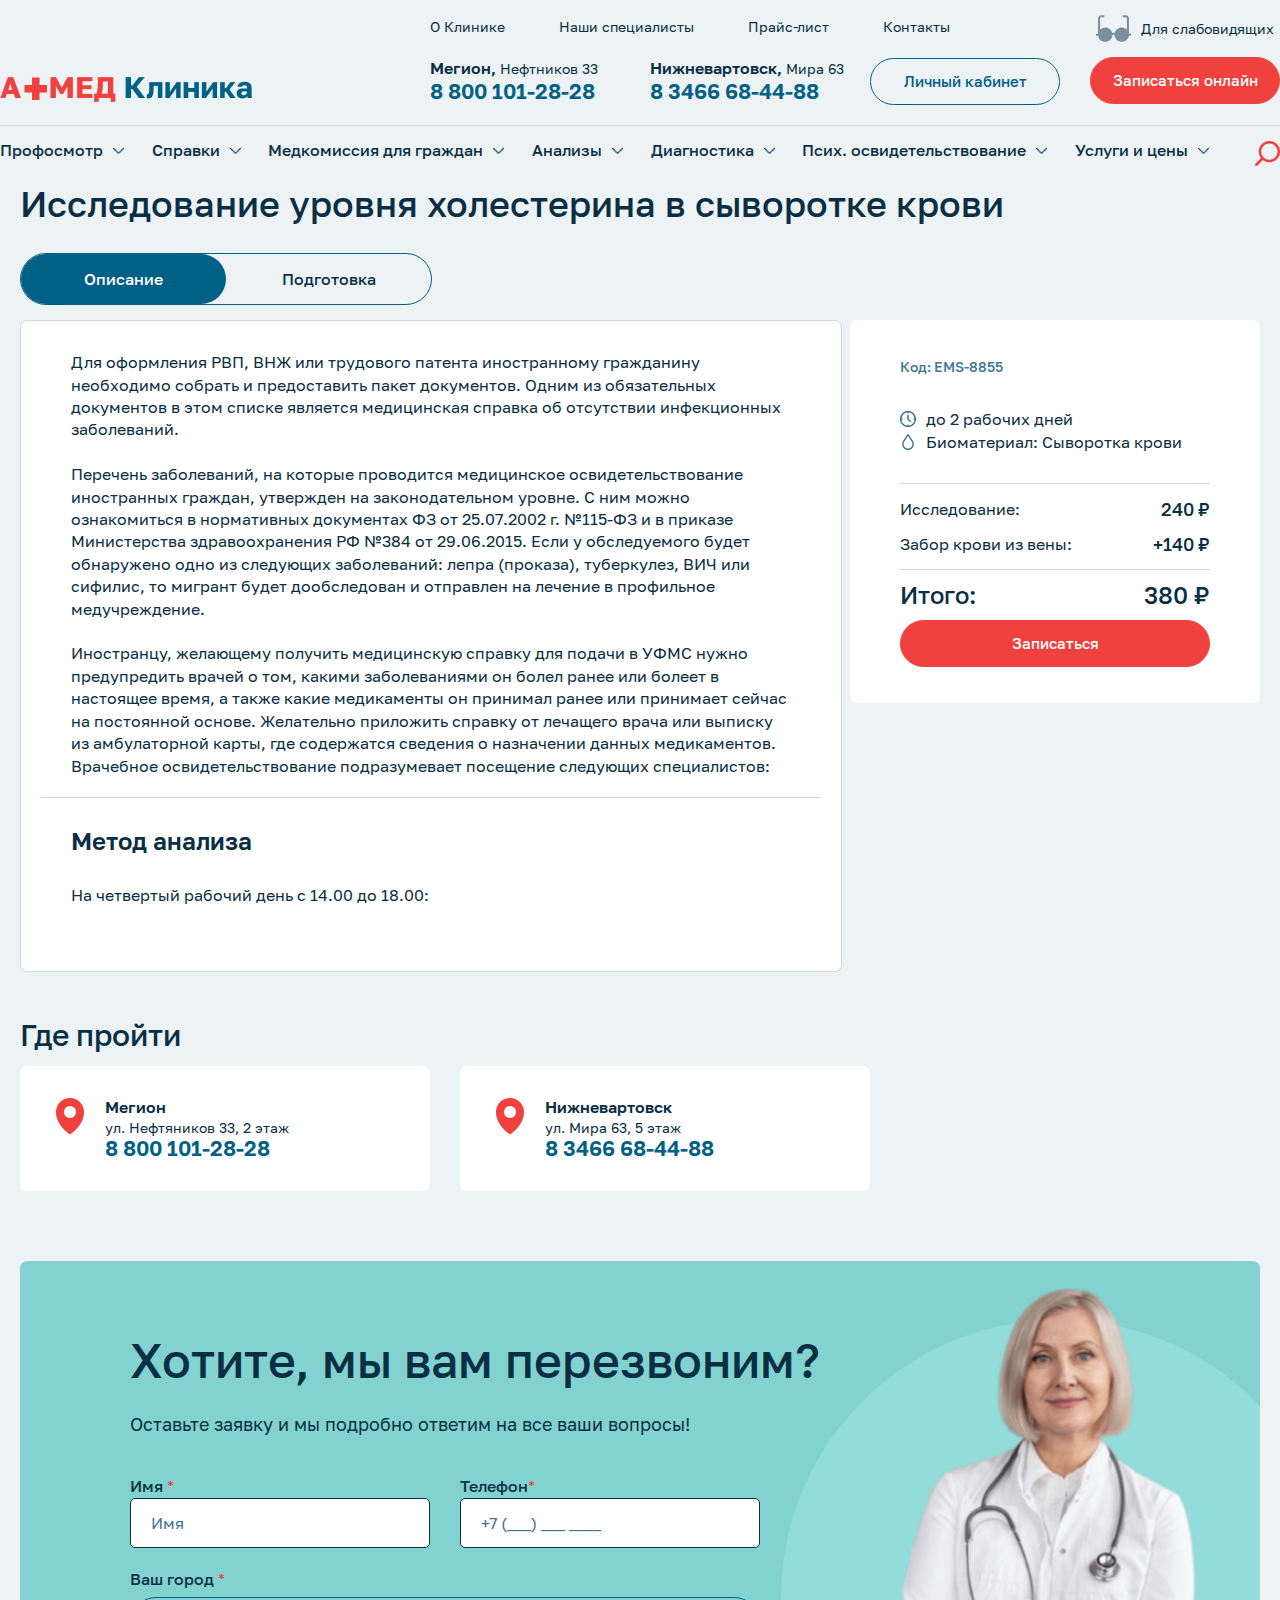
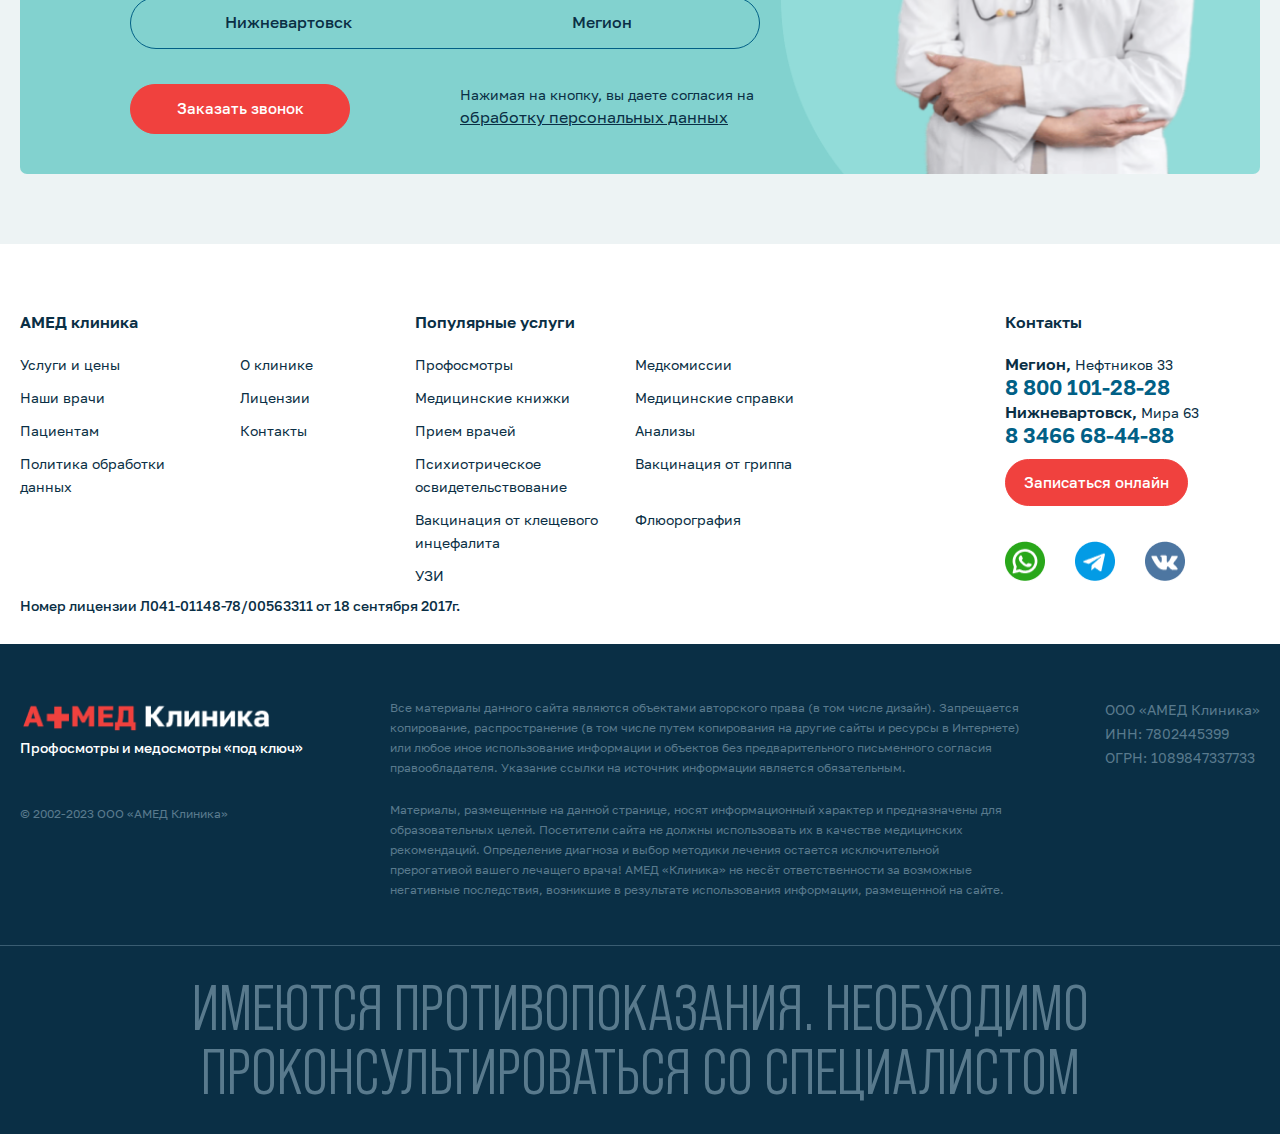
<file: holestirin.html>
<!DOCTYPE html>
<html lang="ru">

<head>
    <meta charset="UTF-8">
    <meta name="viewport" content="width=device-width, initial-scale=1.0">
    <link rel="stylesheet" href="fonts/Golos.css">
    <link rel="stylesheet" href="fonts/bebas.css">
    <link rel="stylesheet" href="swiper-bundle.css">
    <link rel="stylesheet" href="styles.css">
    <link rel="stylesheet" href="invise.css">


    <title>Амед Клиника</title>
</head>


<body>
    <div class="page">

        <header class="header">
            <div class="header__desctop">
                <div class="header__top">
                    <div class="logo header__logo" alt="logo"></div>
                    <div class="header__right-container">
                        <div class="header__container">
                            <ul class="header__first-menu">
                                <li>
                                    <a href="#">О Клинике</a>
                                </li>
                                <li>
                                    <a href="#">Наши специалисты</a>
                                </li>
                                <li>
                                    <a href="#">Прайс-лист</a>
                                </li>
                                <li>
                                    <a href="#">Контакты</a>
                                </li>
                            </ul>
                            <div class="header__adress">
                                <div class="header__adress-container">
                                    <p class="header__adress-title">
                                        <span>Мегион,</span> Нефтников 33
                                    </p>
                                    <a href="tel: 88001012828" class="header__adress-phone">
                                        8 800 101-28-28
                                    </a>
                                </div>
                                <div class="header__adress-container">
                                    <p class="header__adress-title">
                                        <span>Нижневартовск,</span> Мира 63
                                    </p>
                                    <a href="tel: 83466684488" class="header__adress-phone">
                                        8 3466 68-44-88
                                    </a>
                                </div>
                                <button class="rec-btn login-btn" id="lk">
                                    Личный кабинет
                                </button>
                            </div>
                            <div class="login__container invisibility">
                                <ul>
                                    <li id="lk-list">
                                        <a href="#" id="lk-list">
                                            Для физических лиц
                                        </a>
                                    </li>
                                    <li id="lk-list"> 
                                        <a href="#" id="lk-list">
                                            Для орагнизаций
                                        </a>
                                    </li>
                                    <li id="lk-list">
                                        <a href="#" id="lk-list">
                                            Помощь по личному кабинету
                                        </a>
                                    </li>
                                </ul>
                            </div>
                        </div>
                        <div class="header__last-container">
                            <div class="header__visually-impaired-container">
                                <button class="header__visually-impaired-container_btn">
                                    <img src="images/Eye.svg" alt="Очки">
                                    <p>Для слабовидящих</p>
                                </button>
                                <button class="rec-btn" id="rec">
                                    Записаться онлайн
                                </button>
                            </div>
                        </div>
                    </div>
                </div>
                <div class="header__bottom">
                    <ul class="header__bottom-menu">
                        <li>
                            <a href="#">
                                <p>
                                    Профосмотр
                                </p>
                                <div></div>
                            </a>
                            <ul class="header__menu-second-floor">
                                <li>
                                    <a href="#">
                                        тест подстраиваем ширину под текст
                                    </a>
                                </li>
                                <li>
                                    <a href="#">
                                        тест
                                    </a>
                                </li>
                                <li>
                                    <a href="#">
                                        тест
                                    </a>
                                </li>
                                <li>
                                    <a href="#">
                                        тест
                                    </a>
                                </li>
                            </ul>
                        </li>
                        <li>
                            <a href="#">
                                <p>
                                    Справки
                                </p>
                                <div></div>
                            </a>
                            <ul class="header__menu-second-floor">
                                <li>
                                    <a href="#">
                                        тест подстраиваем ширину под текст
                                    </a>
                                </li>
                                <li>
                                    <a href="#">
                                        тест
                                    </a>
                                </li>
                                <li>
                                    <a href="#">
                                        тест
                                    </a>
                                </li>
                                <li>
                                    <a href="#">
                                        тест
                                    </a>
                                </li>
                            </ul>
                        </li>
                        <li>
                            <a href="#">
                                <p>
                                    Медкомиссия для граждан
                                </p>
                                <div></div>
                            </a>
                            <ul class="header__menu-second-floor">
                                <li>
                                    <a href="#">
                                        тест подстраиваем ширину под текст
                                    </a>
                                </li>
                                <li>
                                    <a href="#">
                                        тест
                                    </a>
                                </li>
                                <li>
                                    <a href="#">
                                        тест
                                    </a>
                                </li>
                                <li>
                                    <a href="#">
                                        тест
                                    </a>
                                </li>
                            </ul>
                        </li>
                        <li>
                            <a href="#">
                                <p>
                                    Анализы
                                </p>
                                <div></div>
                            </a>
                            <ul class="header__menu-second-floor">
                                <li>
                                    <a href="#">
                                        тест подстраиваем ширину под текст
                                    </a>
                                </li>
                                <li>
                                    <a href="#">
                                        тест
                                    </a>
                                </li>
                                <li>
                                    <a href="#">
                                        тест
                                    </a>
                                </li>
                                <li>
                                    <a href="#">
                                        тест
                                    </a>
                                </li>
                            </ul>
                        </li>
                        <li>
                            <a href="#">
                                <p>
                                    Диагностика
                                </p>
                                <div></div>
                            </a>
                            <ul class="header__menu-second-floor">
                                <li>
                                    <a href="#">
                                        тест подстраиваем ширину под текст
                                    </a>
                                </li>
                                <li>
                                    <a href="#">
                                        тест
                                    </a>
                                </li>
                                <li>
                                    <a href="#">
                                        тест
                                    </a>
                                </li>
                                <li>
                                    <a href="#">
                                        тест
                                    </a>
                                </li>
                            </ul>
                        </li>
                        <li>
                            <a href="#">
                                <p>
                                    Псих. освидетельствование
                                </p>
                                <div></div>
                            </a>
                            <ul class="header__menu-second-floor">
                                <li>
                                    <a href="#">
                                        тест подстраиваем ширину под текст
                                    </a>
                                </li>
                                <li>
                                    <a href="#">
                                        тест
                                    </a>
                                </li>
                                <li>
                                    <a href="#">
                                        тест
                                    </a>
                                </li>
                                <li>
                                    <a href="#">
                                        тест
                                    </a>
                                </li>
                            </ul>
                        </li>
                        <li>
                            <a href="#">
                                <p>
                                    Услуги и цены
                                </p>
                                <div></div>
                            </a>
                            <ul class="header__menu-second-floor">
                                <li>
                                    <a href="#">
                                        тест подстраиваем ширину под текст
                                    </a>
                                </li>
                                <li>
                                    <a href="#">
                                        тест
                                    </a>
                                </li>
                                <li>
                                    <a href="#">
                                        тест
                                    </a>
                                </li>
                                <li>
                                    <a href="#">
                                        тест
                                    </a>
                                </li>
                            </ul>
                        </li>
                    </ul>
                    <div class="search search-desctop" src="images/Search.png" alt="Search" id="search"></div>
                    <div class="search__input-container invisibility" id="search">
                        <input class="search__input" type="text" placeholder="Поиск по сайту" id="search">
                        <img class="search__clear-btn" src="images/Vector.svg" alt="" id="search">
                        <div class="search__container invisibility" id="search">
                            <ul id="search">
                                <li id="search">
                                    <a href="#" id="search">
                                        текст
                                    </a>
                                </li>
                                <li id="search">
                                    <a href="" id="search">
                                        текст
                                    </a>
                                </li>
                                <li id="search">
                                    <a href="" id="search">
                                        текст
                                    </a>
                                </li>
                            </ul>
                        </div>
                    </div>
                </div>
            </div>
            <div class="header-mobile">
                <div class="header-mobile__top-container">
                    <div class="header-mobile__menu-btn"></div>
                    <div class="logo header__logo header-mobile__logo" alt="logo"></div>
                    <div class="header-mobile__container">
                        <img src="images/ЛК.svg" alt="log" id="lk">
                        <img class="search search-mobile" src="images/Search.svg" alt="log" id="search">
                        <div class="search__input-container invisibility" id="search">
                            <input class="search__input" type="text" placeholder="Поиск по сайту" id="search">
                            <img class="search__clear-btn" src="images/Vector.svg" alt="" id="search">
                            <div class="search__container invisibility" id="search">
                                <ul id="search">
                                    <li id="search">
                                        <a href="#" id="search">
                                            текст
                                        </a>
                                    </li>
                                    <li id="search">
                                        <a href="" id="search">
                                            текст
                                        </a>
                                    </li>
                                    <li id="search">
                                        <a href="" id="search">
                                            текст
                                        </a>
                                    </li>
                                </ul>
                            </div>
                        </div>
                    </div>
                </div>
                <button class="rec-btn header-mobile__rec-btn" id="rec">
                    Записаться онлайн
                </button>
                <div class="login__container invisibility">
                    <ul>
                        <li id="lk-list">
                            <a href="#" id="lk-list">
                                Для физических лиц
                            </a>
                        </li>
                        <li id="lk-list"> 
                            <a href="#" id="lk-list">
                                Для орагнизаций
                            </a>
                        </li>
                        <li id="lk-list">
                            <a href="#" id="lk-list">
                                Помощь по личному кабинету
                            </a>
                        </li>
                    </ul>
                </div>
            </div>
            <div class="header__hidden-container">
                <div class="header__bottom">
                    <ul class="header__bottom-menu">
                        <li class="disabled">
                            <a href="#" id="firstMenu">
                                <p id="firstMenu">
                                    Профосмотр
                                </p>
                                <div id="firstMenu"></div>
                            </a>
                            <ul class="header__menu-second-floor">
                                <li>
                                    <a href="#">
                                        тест подстраиваем ширину под текст
                                    </a>
                                </li>
                                <li>
                                    <a href="#">
                                        тест
                                    </a>
                                </li>
                                <li>
                                    <a href="#">
                                        тест
                                    </a>
                                </li>
                                <li>
                                    <a href="#">
                                        тест
                                    </a>
                                </li>
                            </ul>
                        </li>
                        <li class="disabled">
                            <a href="#" id="firstMenu">
                                <p id="firstMenu">
                                    Справки
                                </p>
                                <div id="firstMenu"></div>
                            </a>
                            <ul class="header__menu-second-floor">
                                <li>
                                    <a href="#">
                                        тест подстраиваем ширину под текст
                                    </a>
                                </li>
                                <li>
                                    <a href="#">
                                        тест
                                    </a>
                                </li>
                                <li>
                                    <a href="#">
                                        тест
                                    </a>
                                </li>
                                <li>
                                    <a href="#">
                                        тест
                                    </a>
                                </li>
                            </ul>
                        </li>
                        <li class="disabled">
                            <a href="#" id="firstMenu">
                                <p id="firstMenu">
                                    Медкомиссия для граждан
                                </p>
                                <div id="firstMenu"></div>
                            </a>
                            <ul class="header__menu-second-floor">
                                <li>
                                    <a href="#">
                                        тест подстраиваем ширину под текст
                                    </a>
                                </li>
                                <li>
                                    <a href="#">
                                        тест
                                    </a>
                                </li>
                                <li>
                                    <a href="#">
                                        тест
                                    </a>
                                </li>
                                <li>
                                    <a href="#">
                                        тест
                                    </a>
                                </li>
                            </ul>
                        </li>
                        <li class="disabled">
                            <a href="#" id="firstMenu">
                                <p id="firstMenu">
                                    Анализы
                                </p>
                                <div id="firstMenu"></div>
                            </a>
                            <ul class="header__menu-second-floor">
                                <li>
                                    <a href="#">
                                        тест подстраиваем ширину под текст
                                    </a>
                                </li>
                                <li>
                                    <a href="#">
                                        тест
                                    </a>
                                </li>
                                <li>
                                    <a href="#">
                                        тест
                                    </a>
                                </li>
                                <li>
                                    <a href="#">
                                        тест
                                    </a>
                                </li>
                            </ul>
                        </li>
                        <li class="disabled">
                            <a href="#" id="firstMenu">
                                <p id="firstMenu">
                                    Диагностика
                                </p>
                                <div id="firstMenu"></div>
                            </a>
                            <ul class="header__menu-second-floor">
                                <li>
                                    <a href="#">
                                        тест подстраиваем ширину под текст
                                    </a>
                                </li>
                                <li>
                                    <a href="#">
                                        тест
                                    </a>
                                </li>
                                <li>
                                    <a href="#">
                                        тест
                                    </a>
                                </li>
                                <li>
                                    <a href="#">
                                        тест
                                    </a>
                                </li>
                            </ul>
                        </li>
                        <li class="disabled">
                            <a href="#" id="firstMenu">
                                <p id="firstMenu">
                                    Псих. освидетельствование
                                </p>
                                <div id="firstMenu"></div>
                            </a>
                            <ul class="header__menu-second-floor">
                                <li>
                                    <a href="#">
                                        тест подстраиваем ширину под текст
                                    </a>
                                </li>
                                <li>
                                    <a href="#">
                                        тест
                                    </a>
                                </li>
                                <li>
                                    <a href="#">
                                        тест
                                    </a>
                                </li>
                                <li>
                                    <a href="#">
                                        тест
                                    </a>
                                </li>
                            </ul>
                        </li>
                        <li class="disabled">
                            <a href="#" id="firstMenu">
                                <p id="firstMenu">
                                    Услуги и цены
                                </p>
                                <div id="firstMenu"></div>
                            </a>
                            <ul class="header__menu-second-floor">
                                <li>
                                    <a href="#">
                                        тест подстраиваем ширину под текст
                                    </a>
                                </li>
                                <li>
                                    <a href="#">
                                        тест
                                    </a>
                                </li>
                                <li>
                                    <a href="#">
                                        тест
                                    </a>
                                </li>
                                <li>
                                    <a href="#">
                                        тест
                                    </a>
                                </li>
                            </ul>
                        </li>
                    </ul>
                </div>
                <ul class="header__first-menu">
                    <li>
                        <a href="#">О Клинике</a>
                    </li>
                    <li>
                        <a href="#">Наши специалисты</a>
                    </li>
                    <li>
                        <a href="#">Прайс-лист</a>
                    </li>
                    <li>
                        <a href="#">Контакты</a>
                    </li>
                </ul>
                <div class="header__adress">
                    <div class="header__adress-container">
                        <p class="header__adress-title">
                            <span>Мегион,</span> Нефтников 33
                        </p>
                        <a href="tel: 88001012828" class="header__adress-phone">
                            8 800 101-28-28
                        </a>
                    </div>
                    <div class="header__adress-container">
                        <p class="header__adress-title">
                            <span>Нижневартовск,</span> Мира 63
                        </p>
                        <a href="tel: 83466684488" class="header__adress-phone">
                            8 3466 68-44-88
                        </a>
                    </div>
                </div>
            </div>
        </header>

        <section class="fmc holestirin">
            <div class="fmc__box">
                <h2>
                    Исследование уровня холестерина в сыворотке крови
                </h2>
                <div class="fmc__container">
                    <div class="fmc__first-container">
                        <div class="choice-filter-btn fmc__btn-choice">
                            <div class="choice-filter-btn__color"></div>
                            <p class="choice-filter-btn__title choice-filter-btn__title-color">
                                Описание
                            </p>
                            <p class="choice-filter-btn__title">
                                Подготовка
                            </p>
                        </div>
                        <div class="fmc__background" id="fmcDescription">

                            <p class="fmc__text">
                                Для оформления РВП, ВНЖ или трудового патента иностранному гражданину необходимо собрать
                                и
                                предоставить пакет документов. Одним из обязательных документов в этом списке является
                                медицинская справка об отсутствии инфекционных заболеваний.
                                <br><br>Перечень заболеваний, на которые проводится медицинское освидетельствование
                                иностранных
                                граждан, утвержден на законодательном уровне. С ним можно ознакомиться в нормативных
                                документах ФЗ от 25.07.2002 г. №115-ФЗ и в приказе Министерства здравоохранения РФ №384
                                от
                                29.06.2015. Если у обследуемого будет обнаружено одно из следующих заболеваний: лепра
                                (проказа), туберкулез, ВИЧ или сифилис, то мигрант будет дообследован и отправлен на
                                лечение
                                в профильное медучреждение.
                                <br><br>Иностранцу, желающему получить медицинскую справку для подачи в УФМС нужно
                                предупредить врачей о том, какими заболеваниями он болел ранее или болеет в настоящее
                                время,
                                а также какие медикаменты он принимал ранее или принимает сейчас на постоянной основе.
                                Желательно приложить справку от лечащего врача или выписку из амбулаторной карты, где
                                содержатся сведения о назначении данных медикаментов. Врачебное освидетельствование
                                подразумевает посещение следующих специалистов:
                            </p>

                            <p class="fmc__text fmc__text_size">
                                <b>Метод анализа</b>
                            </p>
                            <p class="fmc__text">
                                На четвертый рабочий день с 14.00 до 18.00:
                            </p>
                        </div>

                        <div class="fmc__background invisibility" id="fmcPreparation">
                            <p class="fmc__text">
                                авыапыпавпаврпраоповрап
                                п рвп рап рап щоащп оаовпоавп рп арп дшпр пр апр ырпр п пр п
                                ып рыпр рапрышпр ыарп
                                <br><br>Перечень заболеваний, на которые проводится медицинское освидетельствование
                                иностранных
                                граждан, утвержден на законодательном уровне. С ним можно ознакомиться в нормативных
                                документах ФЗ от 25.07.2002 г. №115-ФЗ и в приказе Министерства здравоохранения РФ №384
                                от
                                29.06.2015. Если у обследуемого будет обнаружено одно из следующих заболеваний: лепра
                                (проказа), туберкулез, ВИЧ или сифилис, то мигрант будет дообследован и отправлен на
                                лечение
                                в профильное медучреждение.
                                <br><br>Иностранцу, желающему получить медицинскую справку для подачи в УФМС нужно
                                предупредить врачей о том, какими заболеваниями он болел ранее или болеет в настоящее
                                время,
                                а также какие медикаменты он принимал ранее или принимает сейчас на постоянной основе.
                                Желательно приложить справку от лечащего врача или выписку из амбулаторной карты, где
                                содержатся сведения о назначении данных медикаментов. Врачебное освидетельствование
                                подразумевает посещение следующих специалистов:
                            </p>

                            <p class="fmc__text fmc__text_size">
                                <b>Готовность документов</b>
                            </p>
                            <p class="fmc__text">
                                На четвертый рабочий день с 14.00 до 18.00:
                            </p>
                        </div>

                    </div>
                    <div class="fmc__second-container">
                        <div class="fmc__stock-container">
                            <p class="fmc__code-title">
                                Код: EMS-8855
                            </p>
                            <div class="analyzes__text-container">
                                <img src="images/clock.svg" alt="image">
                                <p>
                                    до 2 рабочих дней
                                </p>
                            </div>
                            <div class="analyzes__text-container">
                                <img src="images/Drop.svg" alt="image">
                                <p>
                                    Биоматериал: Сыворотка крови
                                </p>
                            </div>
                            <p class="fmc__stock-title">
                                Исследование: <span>240 ₽</span>
                            </p>
                            <p class="fmc__stock-title fmc__stock-title-none-border">
                                Забор крови из вены: <span>+140 ₽</span>
                            </p>
                            <p class="fmc__stock-title fmc__stock-title-total">
                                Итого: <span>380 ₽</span>
                            </p>
                            <button class="rec-online-btn" id="rec-online">
                                Записаться
                            </button>
                        </div>
                    </div>
                </div>
                <div class="fmc__adress">
                    <h2>
                        Где пройти
                    </h2>
                    <div class="fmc__adress-container">
                        <div class="fmc__adress-card">
                            <img src="images/pin.png" alt="pin">
                            <div class="header__adress-container">
                                <p class="header__adress-title">
                                    <span>Мегион</span><br> ул. Нефтяников 33, 2 этаж
                                </p>
                                <a href="tel: 88001012828" class="header__adress-phone">
                                    8 800 101-28-28
                                </a>
                            </div>
                        </div>
                        <div class="fmc__adress-card">
                            <img src="images/pin.png" alt="pin">
                            <div class="header__adress-container">
                                <p class="header__adress-title">
                                    <span>Нижневартовск</span><br> ул. Мира 63, 5 этаж
                                </p>
                                <a href="tel: 83466684488" class="header__adress-phone">
                                    8 3466 68-44-88
                                </a>
                            </div>
                        </div>
                    </div>
                </div>
                <div class="callback-baner">
                    <h2 class="callback-baner__title">
                        Хотите, мы вам перезвоним?
                    </h2>
                    <p class="callback-baner__link-text">
                        Оставьте заявку и мы подробно ответим на все ваши вопросы!
                    </p>
                    <form class="popup-rec-online__form callback-baner__form">
                        <div class="popup-rec-online__name-container callback-baner__name-container">
                            <div class="popup-rec-online__name-input-container callback-baner__name-input-container">
                                <p class="popup-rec-online__input-title callback-baner__input-title">
                                    Имя <span>*</span>
                                </p>
                                <input class="popup-rec-online__name callback-baner__name" type="text" placeholder="Имя"
                                    name="name">
                                <span class="popup-rec-online__span callback-baner__span" id="name">
                                    Обязательное поле для заполнения
                                </span>
                            </div>
                            <div
                                class="popup-rec-online__name-input-container popup-rec-online__name-input-container-tel callback-baner__name-input-container">
                                <p class="popup-rec-online__input-title callback-baner__input-title">
                                    Телефон<span>*</span>
                                </p>
                                <input class="popup-rec-online__name popup-rec-online__tel callback-baner__name"
                                    name="phone" type="text" placeholder="+7 (___) ___ ____">
                                <span class="popup-rec-online__span callback-baner__span" id="phone">
                                    Обязательное поле для заполнения
                                </span>
                            </div>
                        </div>
                        <p class="popup-rec-online__title callback-baner__title">
                            Ваш город <span>*</span>
                        </p>
                        <div class="popup-rec-online__flex-container callback-baner__flex-container">
                            <div class="choice-filter-btn callback-baner__btn-choice">
                                <div class="choice-filter-btn__color invisibility"></div>
                                <p class="choice-filter-btn__title" id="nignevartovskBtn">
                                    Нижневартовск
                                </p>
                                <p class="choice-filter-btn__title" id="megionBtn">
                                    Мегион
                                </p>
                            </div>
                            <span class="popup-rec-online__span" id="callbackSpan">
                                Пожалуйста, выберите город
                            </span>
                        </div>
                        <div class="callback-baner__bottom-container">
                            <button class="rec-btn popup-rec-online__submit-btn callback-baner__submit-btn"
                                type="submit">
                                Заказать звонок
                            </button>
                            <p class="callback-baner__bottom-text">
                                Нажимая на кнопку, вы даете согласия на
                                <a class="callback-baner__botom-link" href="#">обработку персональных данных</a>
                            </p>
                        </div>
                    </form>
                </div>
        </section>



        <footer class="footer">
            <div class="footer__top-container">
                <div class="footer__elements-container">
                    <div class="footer__menu-container">
                        <div class="footer__element-container">
                            <h3>АМЕД клиника</h3>
                            <div class="footer__grid-container">
                                <ul>
                                    <li>
                                        <a href="#">Услуги и цены</a>
                                    </li>
                                    <li>
                                        <a href="#">О клинике</a>
                                    </li>
                                    <li>
                                        <a href="#">Наши врачи</a>
                                    </li>
                                    <li>
                                        <a href="#">Лицензии</a>
                                    </li>
                                    <li>
                                        <a href="#">Пациентам</a>
                                    </li>
                                    <li>
                                        <a href="#">Контакты</a>
                                    </li>
                                    <li>
                                        <a href="#">Политика обработки данных</a>
                                    </li>
                                </ul>
                            </div>
                        </div>
                        <div class="footer__element-container">
                            <h3>Популярные услуги</h3>
                            <div class="footer__grid-container">
                                <ul>
                                    <li>
                                        <a href="#">Профосмотры</a>
                                    </li>
                                    <li>
                                        <a href="#">Медкомиссии</a>
                                    </li>
                                    <li>
                                        <a href="#">Медицинские книжки</a>
                                    </li>
                                    <li>
                                        <a href="#">Медицинские справки</a>
                                    </li>
                                    <li>
                                        <a href="#">Прием врачей</a>
                                    </li>
                                    <li>
                                        <a href="#">Анализы</a>
                                    </li>
                                    <li>
                                        <a href="#">Психиотрическое освидетельствование</a>
                                    </li>
                                    <li>
                                        <a href="#">Вакцинация от гриппа</a>
                                    </li>
                                    <li>
                                        <a href="#">Вакцинация от клещевого инцефалита</a>
                                    </li>
                                    <li>
                                        <a href="#">Флюорография</a>
                                    </li>
                                    <li>
                                        <a href="#">УЗИ</a>
                                    </li>
                                </ul>
                            </div>
                        </div>
                    </div>
                    <div class="footer__element-container">
                        <h3>Контакты</h3>
                        <div class="header__adress-container">
                            <p class="header__adress-title">
                                <span>Мегион,</span> Нефтников 33
                            </p>
                            <a href="tel: 88001012828" class="header__adress-phone">
                                8 800 101-28-28
                            </a>
                        </div>
                        <div class="header__adress-container">
                            <p class="header__adress-title">
                                <span>Нижневартовск,</span> Мира 63
                            </p>
                            <a href="tel: 83466684488" class="header__adress-phone">
                                8 3466 68-44-88
                            </a>
                        </div>
                        <button class="rec-btn" id="rec">
                            Записаться онлайн
                        </button>
                        <div class="footer__link-container">
                            <a href="#"><img src="images/whatsapp.png" alt="link"></a>
                            <a href="#"><img src="images/telegram.png" alt="link"></a>
                            <a href="#"><img src="images/vk.png" alt="link"></a>
                        </div>
                    </div>
                </div>
                <h3 class="footer__licence-title">
                    Номер лицензии Л041-01148-78/00563311 от 18 сентября 2017г.
                </h3>
            </div>
            <div class="footer__bottom-container">
                <div class="footer__elements-container">
                    <div class="footer__element-container">
                        <a href=""><img src="images/ЛоготипFotter.png" alt="#"></a>
                        <p>Профосмотры и медосмотры «под ключ»</p>
                        <span>© 2002-2023 ООО «АМЕД Клиника»</span>
                    </div>
                    <div class="footer__element-container">
                        <p>Все материалы данного сайта являются объектами авторского права (в том числе дизайн).
                            Запрещается копирование, распространение (в том числе путем копирования на другие сайты и
                            ресурсы в Интернете) или любое иное использование информации и объектов без предварительного
                            письменного согласия правообладателя. Указание ссылки на источник информации является
                            обязательным.</p><br>
                        <p>Материалы, размещенные на данной странице, носят информационный характер и предназначены для
                            образовательных целей. Посетители сайта не должны использовать их в качестве медицинских
                            рекомендаций. Определение диагноза и выбор методики лечения остается исключительной
                            прерогативой вашего лечащего врача! АМЕД «Клиника» не несёт ответственности за возможные
                            негативные последствия, возникшие в результате использования информации, размещенной на
                            сайте.</p>
                    </div>
                    <div class="footer__element-container">
                        <p>
                            ООО «АМЕД Клиника»
                        </p>
                        <p>
                            ИНН: 7802445399
                        </p>
                        <p>
                            ОГРН: 1089847337733
                        </p>
                    </div>
                </div>

            </div>
            <p class="footer__bottom-title">
                ИМЕЮТСЯ ПРОТИВОПОКАЗАНИЯ. НЕОБХОДИМО ПРОКОНСУЛЬТИРОВАТЬСЯ СО СПЕЦИАЛИСТОМ
            </p>
        </footer>

    </div>
    <div class="overlay overlayRecOnline" id="rec">
        <div class="popup popup-rec-online">
            <img class="popup-rec-online__close-btn" src="images/Vector.svg" alt="close">
            <div class="popup__container">
                <h3 class="popup__title">
                    Записаться онлайн
                </h3>
                <a class="popup__link-title">
                    Медкомиссия для ФМС
                </a>
                <form class="popup-rec-online__form">
                    <p class="popup-rec-online__title">
                        Выберите клинику: <span>*</span>
                    </p>
                    <div class="popup-rec-online__flex-container">
                        <div class="popup-rec-online__container" id="megionContainer">
                            <input type="radio" name="city" id="megion">
                            <label for="megion">
                                <div class="label__container label__container__checked">
                                    <p class="city__name">
                                        г. Мегион,
                                    </p>
                                    <p class="city__adress">
                                        Нефтников 33, 2 этаж
                                    </p>
                                </div>
                            </label>
                        </div>
                        <div class="popup-rec-online__container" id="nignevartovskContainer">
                            <input type="radio" name="city" id="nignevartovsk">
                            <label for="nignevartovsk">
                                <div class="label__container">
                                    <p class="city__name">
                                        г. Нижневартовск,
                                    </p>
                                    <p class="city__adress">
                                        Мира 63, 5 этаж
                                    </p>
                                </div>
                            </label>
                        </div>
                        <span class="popup-rec-online__span" id="citySpan">
                            Пожалуйста, выберите город
                        </span>
                    </div>
                    <p class="popup-rec-online__title">
                        Ваши данные
                    </p>
                    <div class="popup-rec-online__name-container">
                        <div class="popup-rec-online__name-input-container">
                            <p class="popup-rec-online__input-title ">
                                Ваше имя <span>*</span>
                            </p>
                            <input class="popup-rec-online__name" type="text" placeholder="Имя" name="name" id="inputName">
                            <span class="popup-rec-online__span" id="name">
                                Обязательное поле для заполнения
                            </span>
                        </div>
                        <div class="popup-rec-online__name-input-container">
                            <p class="popup-rec-online__input-title">
                                Ваша фамилия
                            </p>
                            <input class="popup-rec-online__name popup-rec-online__surname" type="text"
                                placeholder="Фамилия">
                        </div>
                    </div>
                    <div class="popup-rec-online__name-input-container popup-rec-online__name-input-container-tel">
                        <p class="popup-rec-online__input-title">
                            Телефон для связи <span>*</span>
                        </p>
                        <input class="popup-rec-online__name popup-rec-online__tel" name="phone" type="text"
                            placeholder="+7 (___) ___ ____">
                        <span class="popup-rec-online__span" id="phone">
                            Обязательное поле для заполнения
                        </span>
                    </div>
                    <div class="popup-rec-online__name-input-container popup-rec-online__name-input-container-comment">
                        <p class="popup-rec-online__input-title">
                            Коментарий
                        </p>
                        <input class="popup-rec-online__name popup-rec-online__comment" type="text">
                    </div>
                    <button class="rec-btn popup-rec-online__submit-btn" type="submit">
                        Записаться
                    </button>
                </form>
            </div>
            <div class="popup-rec-online__bottom-container">
                <h3>
                    После отправки заявки с вами свяжется специалист
                </h3>
                <p>
                    Ваши данные в безопасности, согласно 152 ФЗ РФ. Отправляя данную форму, вы соглашаетесь с
                    политикой конфиденциальности персональных данных.
                </p>
            </div>
        </div>
    </div>
    <div class="overlay overlayRecOnline" id="app">
        <div class="popup popup-rec-online" id="appPopup">
            <img class="popup-rec-online__close-btn" src="images/Vector.svg" alt="close">
            <div class="popup__container">
                <h3 class="popup__title">
                    Оставить заявку на запись
                </h3>
                <a class="popup__link-title">
                    Медкомиссия для ФМС
                </a>
                <form class="popup-rec-online__form">
                    <p class="popup-rec-online__title">
                        Выберите клинику: <span>*</span>
                    </p>
                    <div class="popup-rec-online__flex-container">
                        <div class="popup-rec-online__container" id="megionContainer">
                            <input type="radio" name="city" id="megionOne">
                            <label for="megionOne">
                                <div class="label__container label__container__checked">
                                    <p class="city__name">
                                        г. Мегион,
                                    </p>
                                    <p class="city__adress">
                                        Нефтников 33, 2 этаж
                                    </p>
                                </div>
                            </label>
                        </div>
                        <div class="popup-rec-online__container" id="nignevartovskContainer">
                            <input type="radio" name="city" id="nignevartovskOne">
                            <label for="nignevartovskOne">
                                <div class="label__container">
                                    <p class="city__name">
                                        г. Нижневартовск,
                                    </p>
                                    <p class="city__adress">
                                        Мира 63, 5 этаж
                                    </p>
                                </div>
                            </label>
                        </div>
                        <span class="popup-rec-online__span" id="citySpan">
                            Пожалуйста, выберите город
                        </span>
                    </div>
                    <p class="popup-rec-online__title" style="margin: 30px 0 20px;">
                        Дата и время желаемого посещения:
                    </p>
                    <div class="popup-rec-online__name-container">
                        <div class="popup-rec-online__name-input-container">
                            <input class="popup-rec-online__name" type="date" name="data" id="inputDate">
                        </div>
                        <div class="popup-rec-online__name-input-container">
                            <select class="popup-rec-online__name" id="select">
                                <option>10:00</option>
                                <option>11:00</option>
                                <option>12:00</option>
                                <option>13:00</option>
                                <option>14:00</option>
                                <option>15:00</option>
                                <option>16:00</option>
                                <option>17:00</option>
                                <option>18:00</option>
                            </select>
                        </div>
                    </div>
                    <p class="popup-rec-online__input-title ">
                        <span>Внимание!</span> Дата и время является желаемым. Точное время для записи
                        вам сообщит специалист по звонку, после отправки заявки.
                    </p>
                    <p class="popup-rec-online__title">
                        Ваши данные
                    </p>
                    <div class="popup-rec-online__name-container">
                        <div class="popup-rec-online__name-input-container">
                            <p class="popup-rec-online__input-title ">
                                Ваше имя <span>*</span>
                            </p>
                            <input class="popup-rec-online__name" type="text" placeholder="Имя" name="name"
                                id="inputName">
                            <span class="popup-rec-online__span" id="name">
                                Обязательное поле для заполнения
                            </span>
                        </div>
                        <div class="popup-rec-online__name-input-container">
                            <p class="popup-rec-online__input-title">
                                Ваша фамилия
                            </p>
                            <input class="popup-rec-online__name popup-rec-online__surname" type="text"
                                placeholder="Фамилия">
                        </div>
                    </div>
                    <div class="popup-rec-online__name-input-container popup-rec-online__name-input-container-tel">
                        <p class="popup-rec-online__input-title">
                            Телефон для связи <span>*</span>
                        </p>
                        <input class="popup-rec-online__name popup-rec-online__tel" name="phone" type="text"
                            placeholder="+7 (___) ___ ____">
                        <span class="popup-rec-online__span" id="phone">
                            Обязательное поле для заполнения
                        </span>
                    </div>
                    <div class="popup-rec-online__name-input-container popup-rec-online__name-input-container-comment">
                        <p class="popup-rec-online__input-title">
                            Коментарий
                        </p>
                        <input class="popup-rec-online__name popup-rec-online__comment" type="text">
                    </div>
                    <button class="rec-btn popup-rec-online__submit-btn" type="submit">
                        Записаться
                    </button>
                </form>
            </div>
            <div class="popup-rec-online__bottom-container">
                <h3>
                    После отправки заявки с вами свяжется специалист
                </h3>
                <p>
                    Ваши данные в безопасности, согласно 152 ФЗ РФ. Отправляя данную форму, вы соглашаетесь с
                    политикой конфиденциальности персональных данных.
                </p>
            </div>
        </div>
    </div>
    <div class="overlay overlayImg">
        <div class="popupImg">
             <img class="popup-rec-online__close-btn" src="images/Vector.svg" alt="close">
            <div class="swiper__container" id="reviewsPhoto">
                <div class="swiper popupSwiper">
                    <div class="swiper-wrapper" data-swiper-autoplay="2000" >
                        
                    </div>
                </div>
                <div class="swiper__nav-container">
                    <div class="swiper-button-next popup-swiper-button-next"></div>
                    <div class="swiper-button-prev popup-swiper-button-prev"></div>
                </div>
            </div>
        </div>
    </div>
    <script src="swiped-events.js"></script>
    <script src="swiper-bundle.js"></script>
    <script src="script.js"></script>
</body>

</html>
</file>
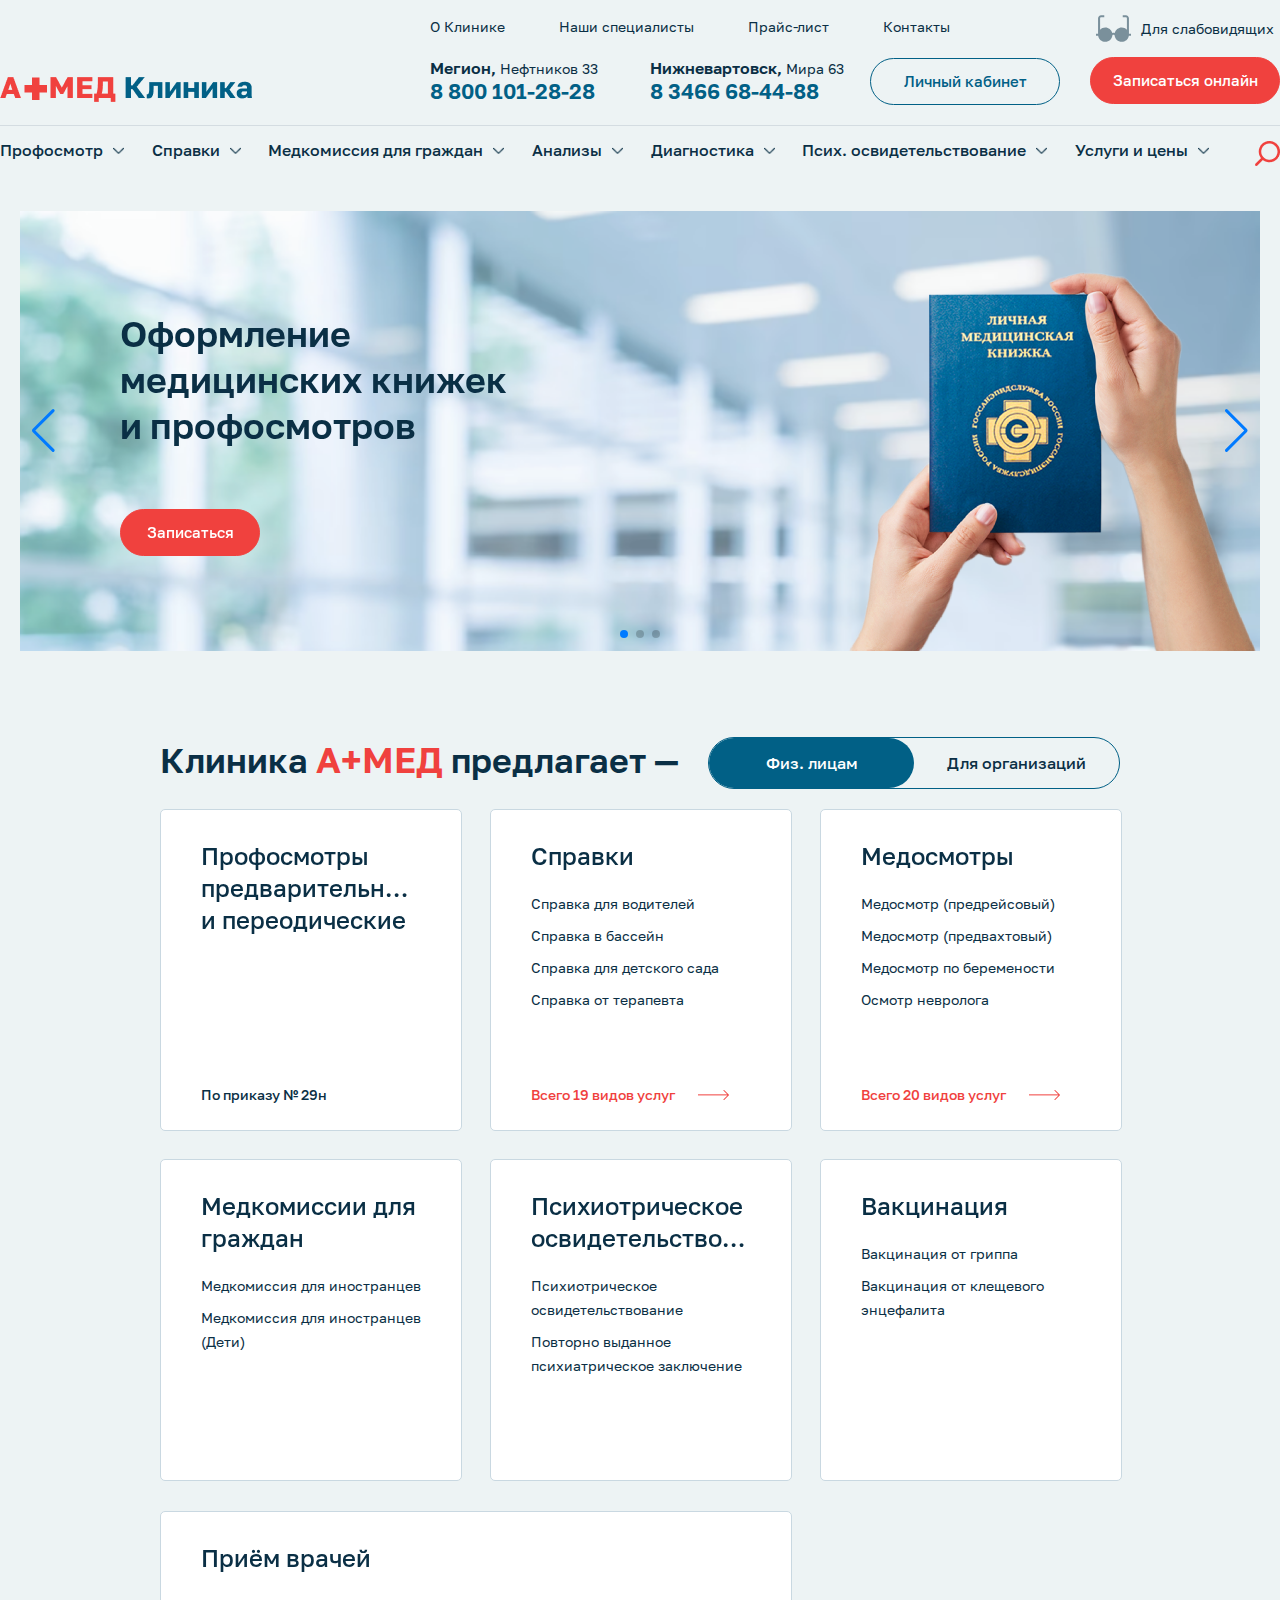
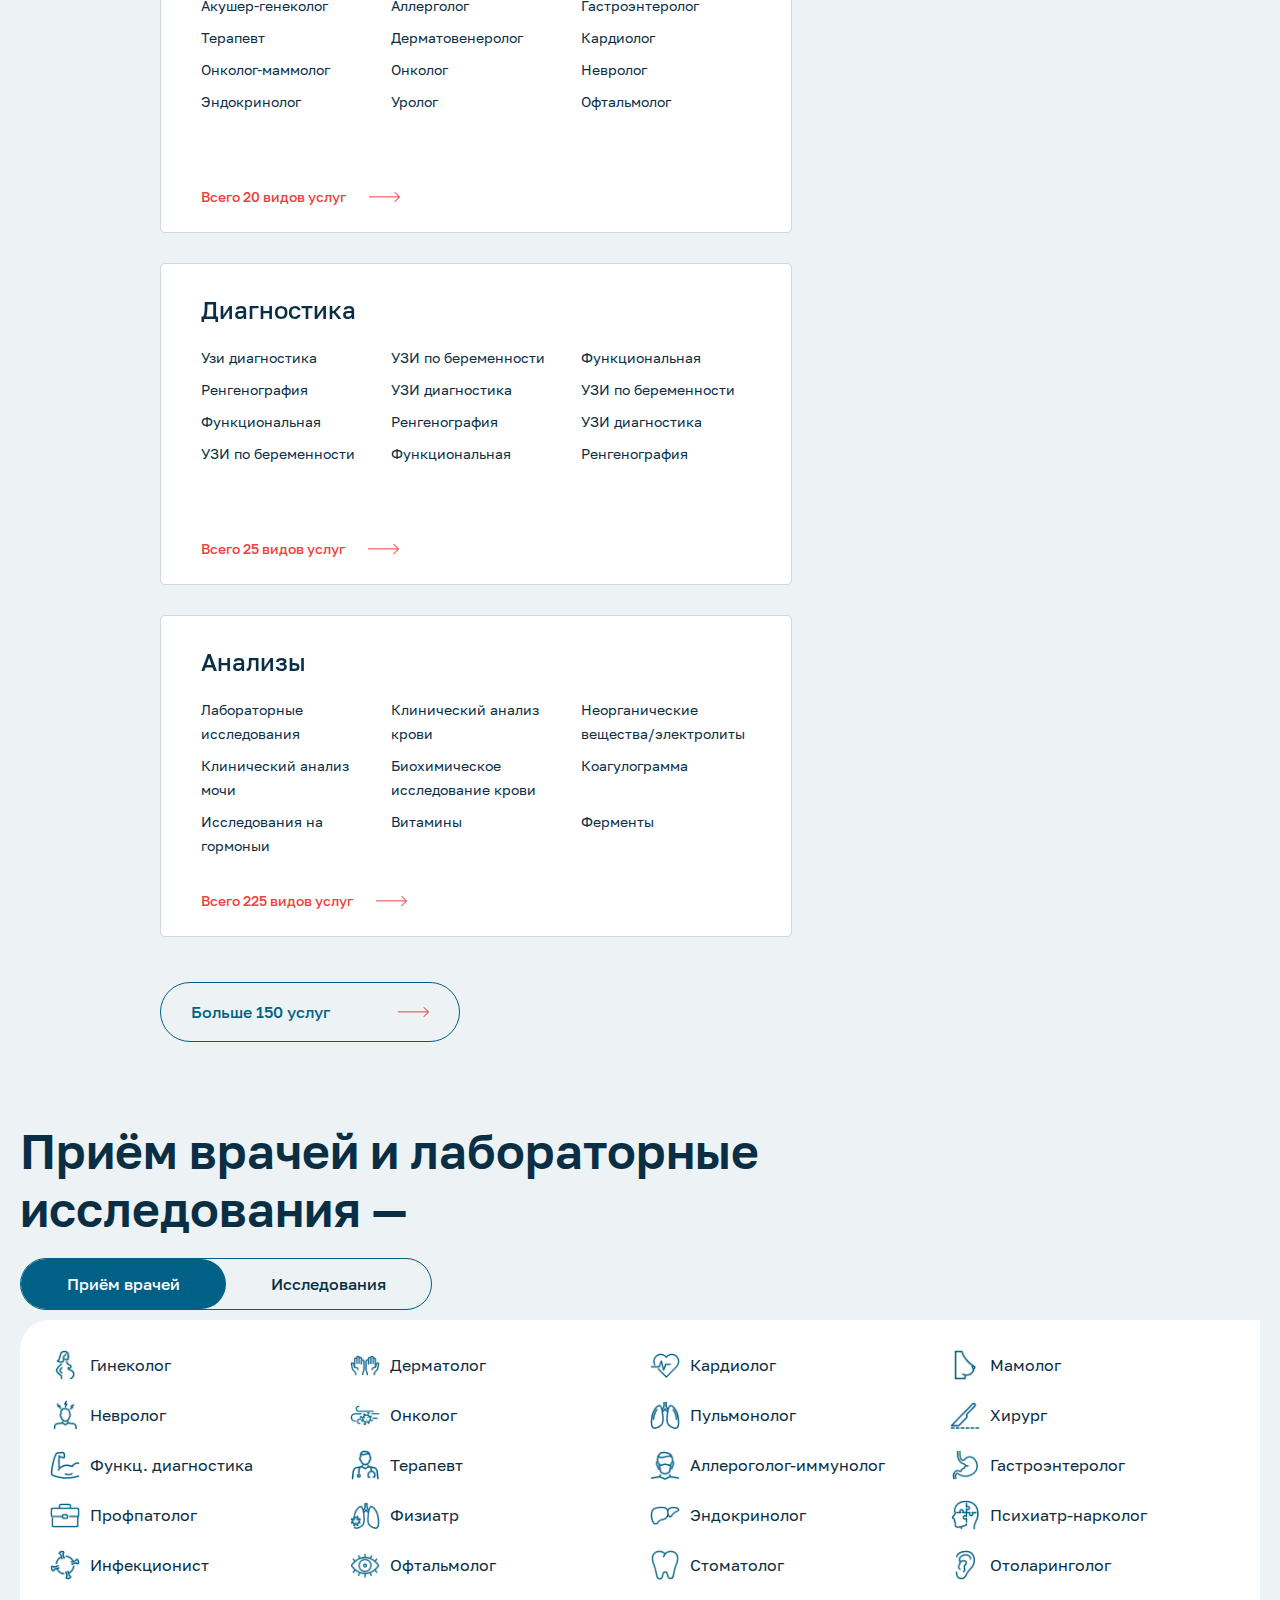
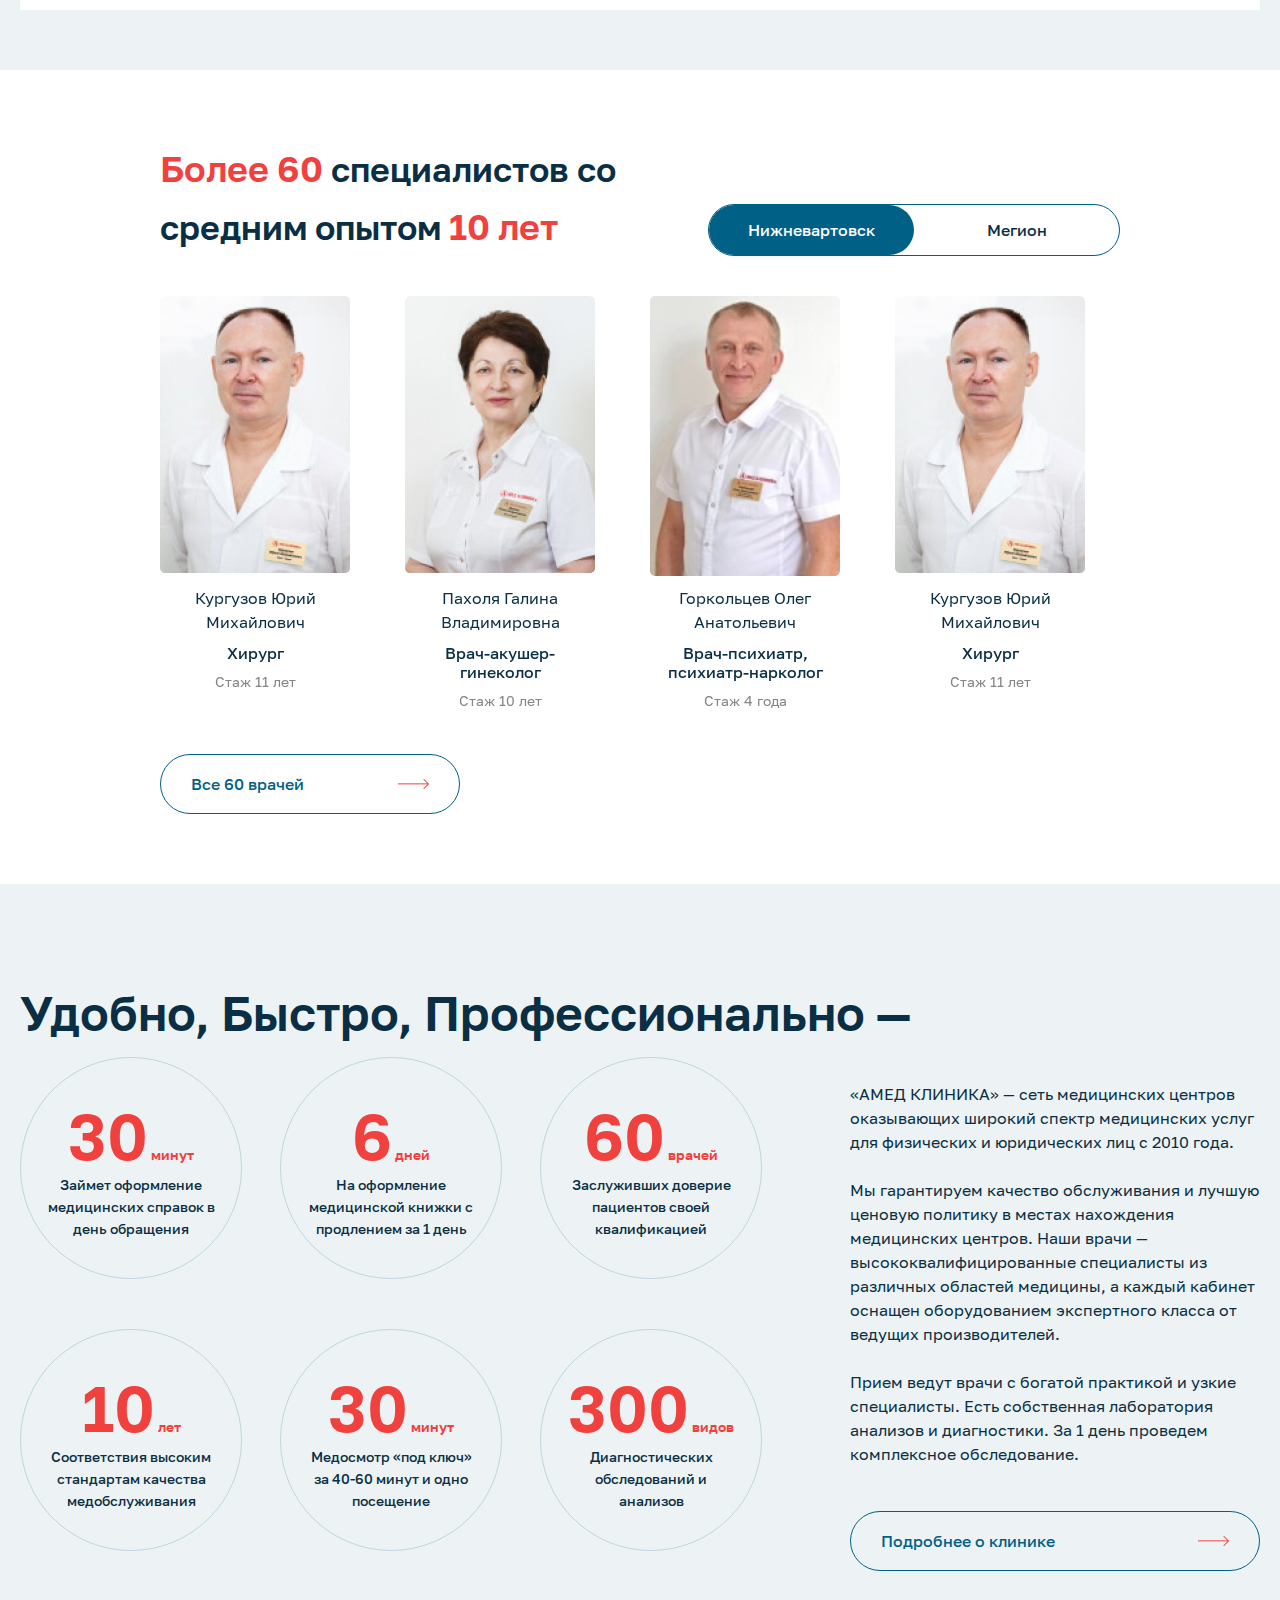
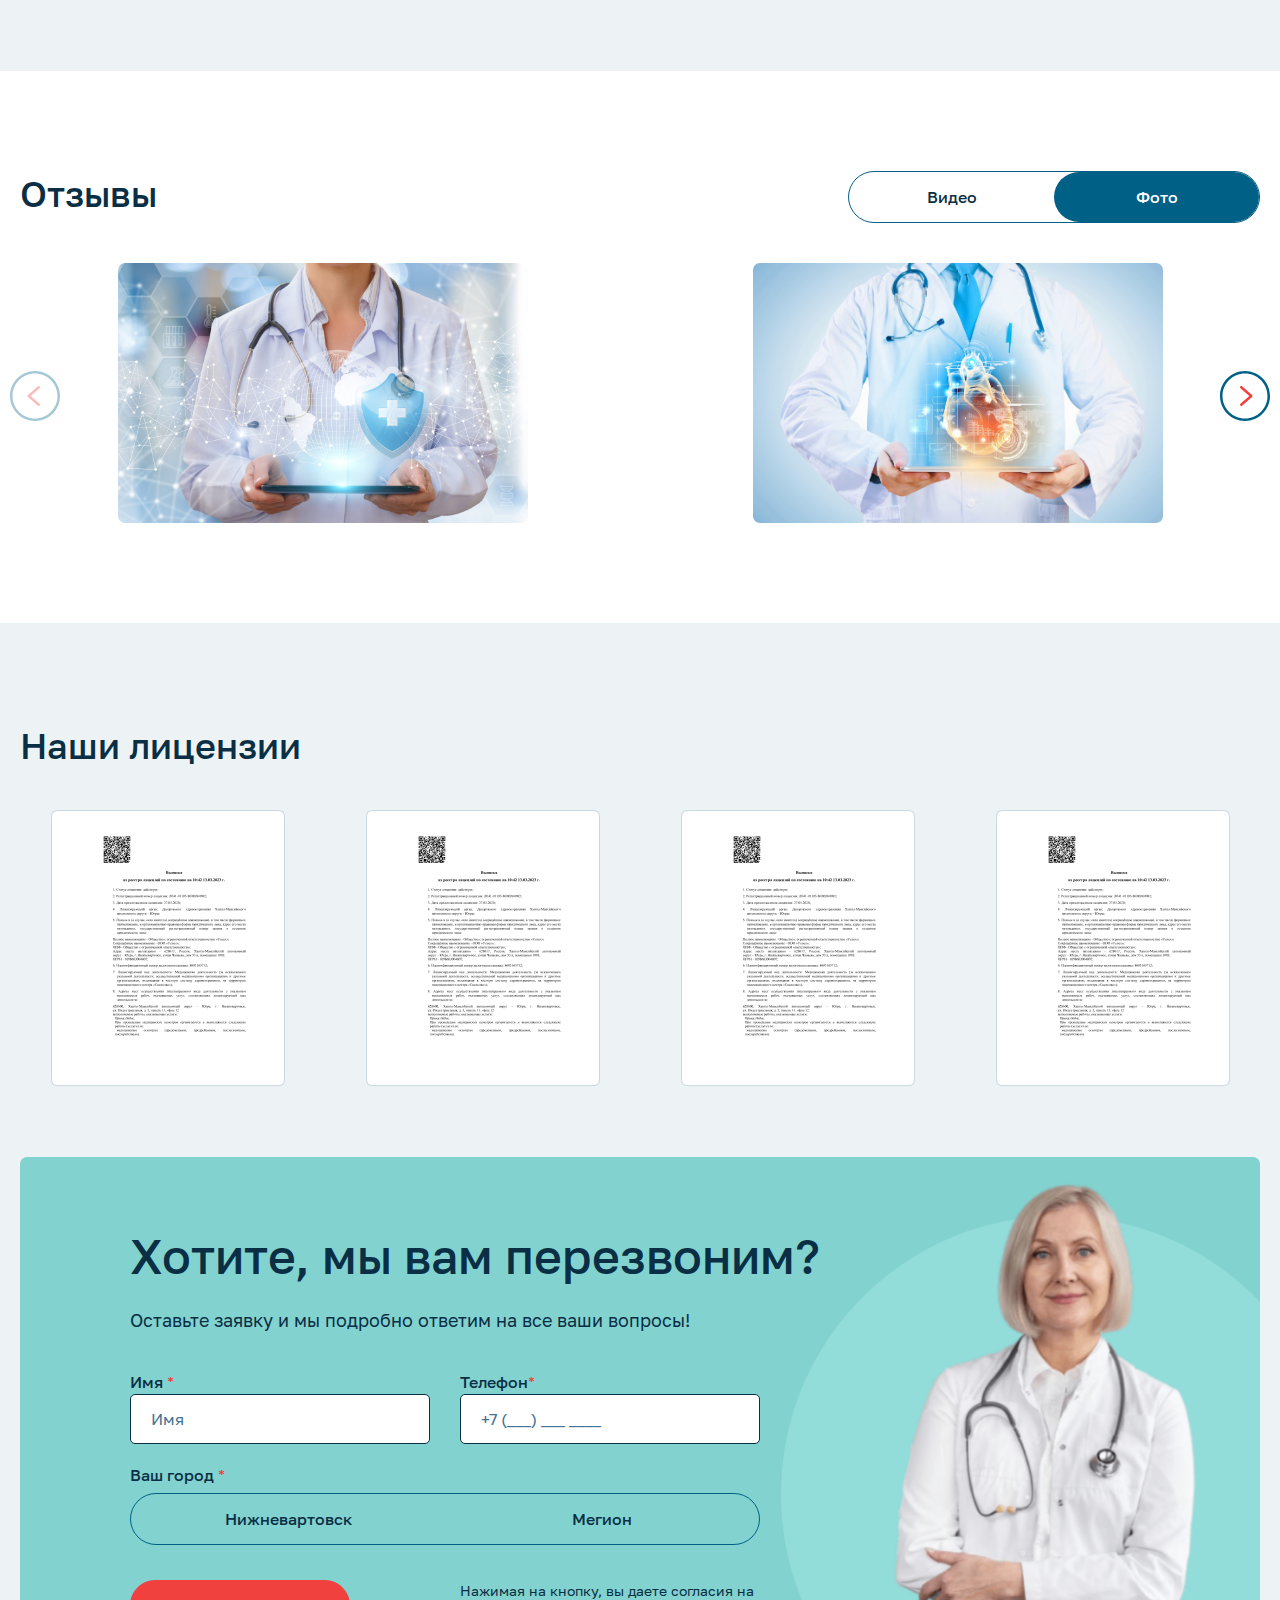
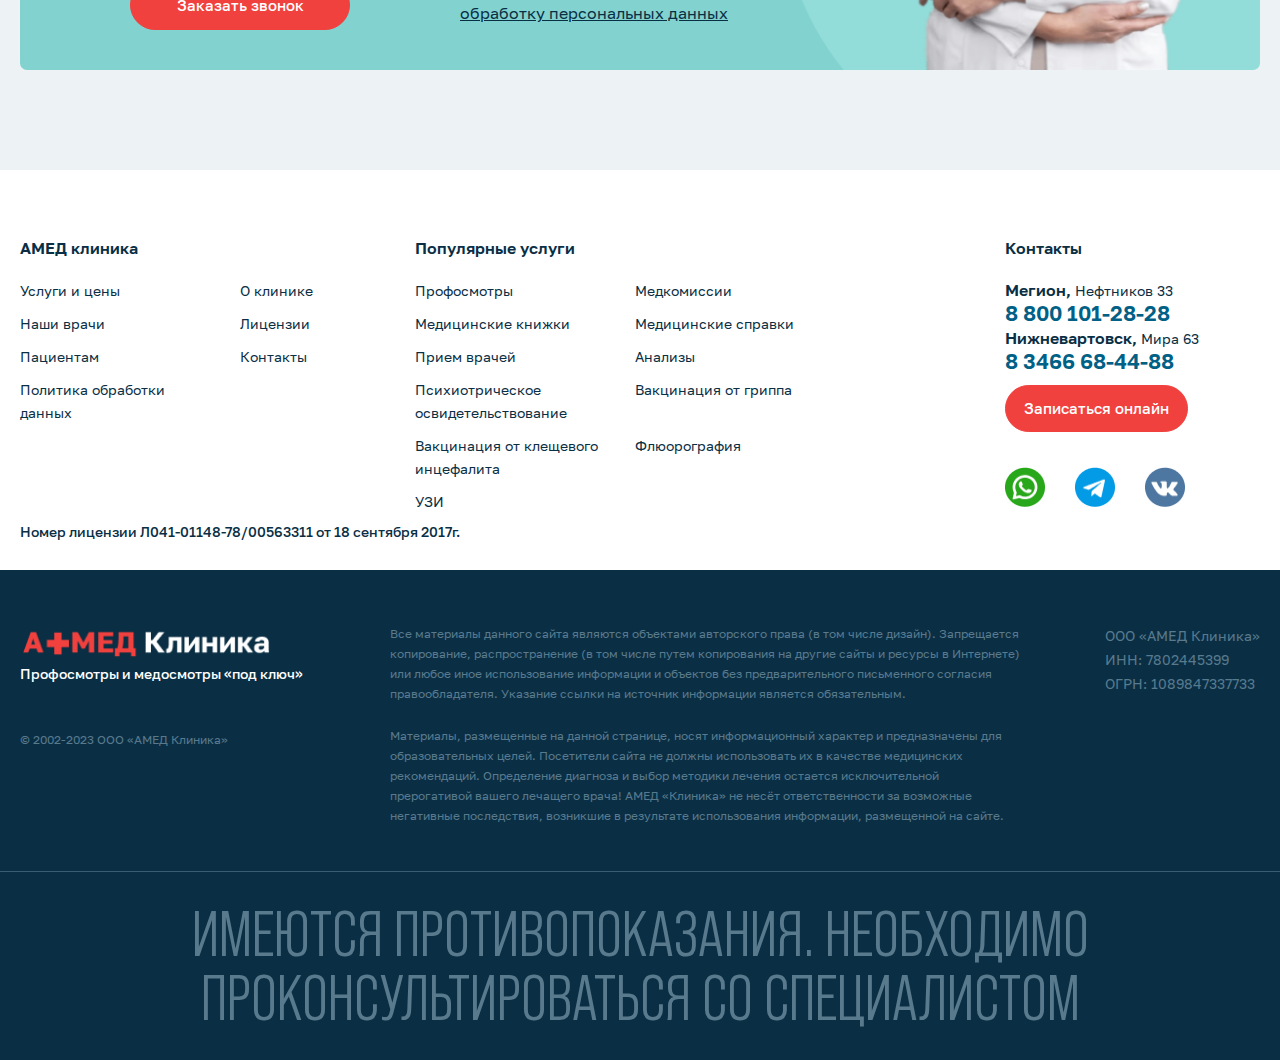
<file: main.html>
<!DOCTYPE html>
<html lang="ru">

<head>
    <meta charset="UTF-8">
    <meta name="viewport" content="width=device-width, initial-scale=1.0">
    <link rel="stylesheet" href="fonts/Golos.css">
    <link rel="stylesheet" href="fonts/bebas.css">
    <link rel="stylesheet" href="swiper-bundle.css">
    <link rel="stylesheet" href="styles.css">
    <link rel="stylesheet" href="invise.css">


    <title>Амед Клиника</title>
</head>


<body>
    <div class="page">

        <header class="header">
            <div class="header__desctop">
                <div class="header__top">
                    <div class="logo header__logo" alt="logo"></div>
                    <div class="header__right-container">
                        <div class="header__container">
                            <ul class="header__first-menu">
                                <li>
                                    <a href="#">О Клинике</a>
                                </li>
                                <li>
                                    <a href="#">Наши специалисты</a>
                                </li>
                                <li>
                                    <a href="#">Прайс-лист</a>
                                </li>
                                <li>
                                    <a href="#">Контакты</a>
                                </li>
                            </ul>
                            <div class="header__adress">
                                <div class="header__adress-container">
                                    <p class="header__adress-title">
                                        <span>Мегион,</span> Нефтников 33
                                    </p>
                                    <a href="tel: 88001012828" class="header__adress-phone">
                                        8 800 101-28-28
                                    </a>
                                </div>
                                <div class="header__adress-container">
                                    <p class="header__adress-title">
                                        <span>Нижневартовск,</span> Мира 63
                                    </p>
                                    <a href="tel: 83466684488" class="header__adress-phone">
                                        8 3466 68-44-88
                                    </a>
                                </div>
                                <button class="rec-btn login-btn">
                                    Личный кабинет
                                </button>
                            </div>
                        </div>
                        <div class="header__last-container">
                            <div class="header__visually-impaired-container">
                                <button class="header__visually-impaired-container_btn">
                                    <img src="images/Eye.svg" alt="Очки">
                                    <p>Для слабовидящих</p>
                                </button>
                                <button class="rec-btn" id="rec">
                                    Записаться онлайн
                                </button>
                            </div>
                        </div>
                    </div>
                </div>
                <div class="header__bottom">
                    <ul class="header__bottom-menu">
                        <li>
                            <a href="#">
                                <p>
                                    Профосмотр
                                </p>
                                <div></div>
                            </a>
                            <ul class="header__menu-second-floor">
                                <li>
                                    <a href="#">
                                        тест подстраиваем ширину под текст
                                    </a>
                                </li>
                                <li>
                                    <a href="#">
                                        тест
                                    </a>
                                </li>
                                <li>
                                    <a href="#">
                                        тест
                                    </a>
                                </li>
                                <li>
                                    <a href="#">
                                        тест
                                    </a>
                                </li>
                            </ul>
                        </li>
                        <li>
                            <a href="#">
                                <p>
                                    Справки
                                </p>
                                <div></div>
                            </a>
                            <ul class="header__menu-second-floor">
                                <li>
                                    <a href="#">
                                        тест подстраиваем ширину под текст
                                    </a>
                                </li>
                                <li>
                                    <a href="#">
                                        тест
                                    </a>
                                </li>
                                <li>
                                    <a href="#">
                                        тест
                                    </a>
                                </li>
                                <li>
                                    <a href="#">
                                        тест
                                    </a>
                                </li>
                            </ul>
                        </li>
                        <li>
                            <a href="#">
                                <p>
                                    Медкомиссия для граждан
                                </p>
                                <div></div>
                            </a>
                            <ul class="header__menu-second-floor">
                                <li>
                                    <a href="#">
                                        тест подстраиваем ширину под текст
                                    </a>
                                </li>
                                <li>
                                    <a href="#">
                                        тест
                                    </a>
                                </li>
                                <li>
                                    <a href="#">
                                        тест
                                    </a>
                                </li>
                                <li>
                                    <a href="#">
                                        тест
                                    </a>
                                </li>
                            </ul>
                        </li>
                        <li>
                            <a href="#">
                                <p>
                                    Анализы
                                </p>
                                <div></div>
                            </a>
                            <ul class="header__menu-second-floor">
                                <li>
                                    <a href="#">
                                        тест подстраиваем ширину под текст
                                    </a>
                                </li>
                                <li>
                                    <a href="#">
                                        тест
                                    </a>
                                </li>
                                <li>
                                    <a href="#">
                                        тест
                                    </a>
                                </li>
                                <li>
                                    <a href="#">
                                        тест
                                    </a>
                                </li>
                            </ul>
                        </li>
                        <li>
                            <a href="#">
                                <p>
                                    Диагностика
                                </p>
                                <div></div>
                            </a>
                            <ul class="header__menu-second-floor">
                                <li>
                                    <a href="#">
                                        тест подстраиваем ширину под текст
                                    </a>
                                </li>
                                <li>
                                    <a href="#">
                                        тест
                                    </a>
                                </li>
                                <li>
                                    <a href="#">
                                        тест
                                    </a>
                                </li>
                                <li>
                                    <a href="#">
                                        тест
                                    </a>
                                </li>
                            </ul>
                        </li>
                        <li>
                            <a href="#">
                                <p>
                                    Псих. освидетельствование
                                </p>
                                <div></div>
                            </a>
                            <ul class="header__menu-second-floor">
                                <li>
                                    <a href="#">
                                        тест подстраиваем ширину под текст
                                    </a>
                                </li>
                                <li>
                                    <a href="#">
                                        тест
                                    </a>
                                </li>
                                <li>
                                    <a href="#">
                                        тест
                                    </a>
                                </li>
                                <li>
                                    <a href="#">
                                        тест
                                    </a>
                                </li>
                            </ul>
                        </li>
                        <li>
                            <a href="#">
                                <p>
                                    Услуги и цены
                                </p>
                                <div></div>
                            </a>
                            <ul class="header__menu-second-floor">
                                <li>
                                    <a href="#">
                                        тест подстраиваем ширину под текст
                                    </a>
                                </li>
                                <li>
                                    <a href="#">
                                        тест
                                    </a>
                                </li>
                                <li>
                                    <a href="#">
                                        тест
                                    </a>
                                </li>
                                <li>
                                    <a href="#">
                                        тест
                                    </a>
                                </li>
                            </ul>
                        </li>
                    </ul>
                    <div class="search search-desctop" src="images/Search.png" alt="Search" id="search"></div>
                    <div class="search__input-container invisibility" id="search">
                        <input class="search__input" type="text" placeholder="Поиск по сайту" id="search">
                        <img class="search__clear-btn" src="images/Vector.svg" alt="" id="search">
                        <div class="search__container invisibility" id="search">
                            <ul id="search">
                                <li id="search">
                                    <a href="#" id="search">
                                        текст
                                    </a>
                                </li>
                                <li id="search">
                                    <a href="" id="search">
                                        текст
                                    </a>
                                </li>
                                <li id="search">
                                    <a href="" id="search">
                                        текст
                                    </a>
                                </li>
                            </ul>
                        </div>
                    </div>
                </div>
            </div>
            <div class="header-mobile">
                <div class="header-mobile__top-container">
                    <div class="header-mobile__menu-btn" alt="menu"></div>
                    <div class="logo header__logo header-mobile__logo" alt="logo"></div>
                    <div class="header-mobile__container">
                        <img src="images/ЛК.svg" alt="log">
                        <img class="search search-mobile" src="images/Search.svg" alt="log" id="search">
                        <div class="search__input-container invisibility" id="search">
                            <input class="search__input" type="text" placeholder="Поиск по сайту" id="search">
                            <img class="search__clear-btn" src="images/Vector.svg" alt="" id="search">
                            <div class="search__container invisibility" id="search">
                                <ul id="search">
                                    <li id="search">
                                        <a href="#" id="search">
                                            текст
                                        </a>
                                    </li>
                                    <li id="search">
                                        <a href="" id="search">
                                            текст
                                        </a>
                                    </li>
                                    <li id="search">
                                        <a href="" id="search">
                                            текст
                                        </a>
                                    </li>
                                </ul>
                            </div>
                        </div>
                    </div>
                </div>
                <button class="rec-btn header-mobile__rec-btn" id="rec">
                    Записаться онлайн
                </button>
            </div>
            <div class="header__hidden-container">
                <div class="header__bottom">
                    <ul class="header__bottom-menu">
                        <li class="disabled">
                            <a href="#" id="firstMenu">
                                <p id="firstMenu">
                                    Профосмотр
                                </p>
                                <div id="firstMenu"></div>
                            </a>
                            <ul class="header__menu-second-floor">
                                <li>
                                    <a href="#">
                                        тест подстраиваем ширину под текст
                                    </a>
                                </li>
                                <li>
                                    <a href="#">
                                        тест
                                    </a>
                                </li>
                                <li>
                                    <a href="#">
                                        тест
                                    </a>
                                </li>
                                <li>
                                    <a href="#">
                                        тест
                                    </a>
                                </li>
                            </ul>
                        </li>
                        <li class="disabled">
                            <a href="#" id="firstMenu">
                                <p id="firstMenu">
                                    Справки
                                </p>
                                <div id="firstMenu"></div>
                            </a>
                            <ul class="header__menu-second-floor">
                                <li>
                                    <a href="#">
                                        тест подстраиваем ширину под текст
                                    </a>
                                </li>
                                <li>
                                    <a href="#">
                                        тест
                                    </a>
                                </li>
                                <li>
                                    <a href="#">
                                        тест
                                    </a>
                                </li>
                                <li>
                                    <a href="#">
                                        тест
                                    </a>
                                </li>
                            </ul>
                        </li>
                        <li class="disabled">
                            <a href="#" id="firstMenu">
                                <p id="firstMenu">
                                    Медкомиссия для граждан
                                </p>
                                <div id="firstMenu"></div>
                            </a>
                            <ul class="header__menu-second-floor">
                                <li>
                                    <a href="#">
                                        тест подстраиваем ширину под текст
                                    </a>
                                </li>
                                <li>
                                    <a href="#">
                                        тест
                                    </a>
                                </li>
                                <li>
                                    <a href="#">
                                        тест
                                    </a>
                                </li>
                                <li>
                                    <a href="#">
                                        тест
                                    </a>
                                </li>
                            </ul>
                        </li>
                        <li class="disabled">
                            <a href="#" id="firstMenu">
                                <p id="firstMenu">
                                    Анализы
                                </p>
                                <div id="firstMenu"></div>
                            </a>
                            <ul class="header__menu-second-floor">
                                <li>
                                    <a href="#">
                                        тест подстраиваем ширину под текст
                                    </a>
                                </li>
                                <li>
                                    <a href="#">
                                        тест
                                    </a>
                                </li>
                                <li>
                                    <a href="#">
                                        тест
                                    </a>
                                </li>
                                <li>
                                    <a href="#">
                                        тест
                                    </a>
                                </li>
                            </ul>
                        </li>
                        <li class="disabled">
                            <a href="#" id="firstMenu">
                                <p id="firstMenu">
                                    Диагностика
                                </p>
                                <div id="firstMenu"></div>
                            </a>
                            <ul class="header__menu-second-floor">
                                <li>
                                    <a href="#">
                                        тест подстраиваем ширину под текст
                                    </a>
                                </li>
                                <li>
                                    <a href="#">
                                        тест
                                    </a>
                                </li>
                                <li>
                                    <a href="#">
                                        тест
                                    </a>
                                </li>
                                <li>
                                    <a href="#">
                                        тест
                                    </a>
                                </li>
                            </ul>
                        </li>
                        <li class="disabled">
                            <a href="#" id="firstMenu">
                                <p id="firstMenu">
                                    Псих. освидетельствование
                                </p>
                                <div id="firstMenu"></div>
                            </a>
                            <ul class="header__menu-second-floor">
                                <li>
                                    <a href="#">
                                        тест подстраиваем ширину под текст
                                    </a>
                                </li>
                                <li>
                                    <a href="#">
                                        тест
                                    </a>
                                </li>
                                <li>
                                    <a href="#">
                                        тест
                                    </a>
                                </li>
                                <li>
                                    <a href="#">
                                        тест
                                    </a>
                                </li>
                            </ul>
                        </li>
                        <li class="disabled">
                            <a href="#" id="firstMenu">
                                <p id="firstMenu">
                                    Услуги и цены
                                </p>
                                <div id="firstMenu"></div>
                            </a>
                            <ul class="header__menu-second-floor">
                                <li>
                                    <a href="#">
                                        тест подстраиваем ширину под текст
                                    </a>
                                </li>
                                <li>
                                    <a href="#">
                                        тест
                                    </a>
                                </li>
                                <li>
                                    <a href="#">
                                        тест
                                    </a>
                                </li>
                                <li>
                                    <a href="#">
                                        тест
                                    </a>
                                </li>
                            </ul>
                        </li>
                    </ul>
                </div>
                <ul class="header__first-menu">
                    <li>
                        <a href="#">О Клинике</a>
                    </li>
                    <li>
                        <a href="#">Наши специалисты</a>
                    </li>
                    <li>
                        <a href="#">Прайс-лист</a>
                    </li>
                    <li>
                        <a href="#">Контакты</a>
                    </li>
                </ul>
                <div class="header__adress">
                    <div class="header__adress-container">
                        <p class="header__adress-title">
                            <span>Мегион,</span> Нефтников 33
                        </p>
                        <a href="tel: 88001012828" class="header__adress-phone">
                            8 800 101-28-28
                        </a>
                    </div>
                    <div class="header__adress-container">
                        <p class="header__adress-title">
                            <span>Нижневартовск,</span> Мира 63
                        </p>
                        <a href="tel: 83466684488" class="header__adress-phone">
                            8 3466 68-44-88
                        </a>
                    </div>
                    <button class="rec-btn login-btn">
                        Личный кабинет
                    </button>
                </div>
            </div>
        </header>

        <section class="baner">
            <div class="swiper mySwiper">
                <div class="swiper-wrapper" data-swiper-autoplay="2000">
                    <div class="swiper-slide">
                        <div class="baner__slider-container" style="background-image: url(images/image\ 8.png);">
                            <div class="baner__slide">
                                <h2>
                                    Оформление медицинских книжек и профосмотров
                                </h2>
                                <button class="rec-btn" id="app">
                                    Записаться
                                </button>
                            </div>
                        </div>
                    </div>
                    <div class="swiper-slide">
                        <div class="baner__slider-container" style="background-image: url(images/image\ 8.png);">
                            <div class="baner__slide">
                                <h2>
                                    Текст на слайде 2
                                </h2>
                                <button class="rec-btn" id="app">
                                    Записаться
                                </button>
                            </div>
                        </div>
                    </div>
                    <div class="swiper-slide">
                        <div class="baner__slider-container" style="background-image: url(images/image\ 8.png);">
                            <div class="baner__slide">
                                <h2>
                                    Текст на слайде 3
                                </h2>
                                <button class="rec-btn" id="app">
                                    Записаться
                                </button>
                            </div>
                        </div>
                    </div>
                </div>
                <div class="swiper-pagination"></div>
                <div class="swiper-button-next"></div>
                <div class="swiper-button-prev"></div>
            </div>
            <div class="baner__container">
                <div class="baner__card" style="background-image: url(images/Баннер.png);">
                    <h2>
                        Запишитесь на приём к врачу
                    </h2>
                    <button class="rec-btn" id="app">
                        Записаться
                    </button>
                </div>
                <div class="baner__card" style="background-image: url(images/Mask\ group.png);">
                    <h2>
                        Углубленный медосмотр (УМО)
                    </h2>
                    <button class="rec-btn detailed-btn">
                        Подробнее
                    </button>
                </div>
            </div>
        </section>

        <section class="offer">
            <div class="offer__container-top">
                <h2 class="offer__title">
                    Клиника <span>А+МЕД</span> предлагает —
                </h2>
                <div class="choice-filter-btn offer__btn-choice">
                    <div class="choice-filter-btn__color"></div>
                    <p class="choice-filter-btn__title choice-filter-btn__title-color">
                        Физ. лицам
                    </p>
                    <p class="choice-filter-btn__title">
                        Для организаций
                    </p>
                </div>
            </div>
            <div class="offer__container-grid invisibility" id="organizationPers">
                <div class="offer__card">
                    <a class="offer__card-title-link">
                        Профосмотры предварительные и переодические
                    </a>
                    <a class="offer__card-text-bottom" style="color: rgba(10, 47, 69, 1);">
                        По приказу № 29н
                    </a>
                </div>

                <div class="offer__card">
                    <a class="offer__card-title-link">
                        Справки
                    </a>
                    <ul class="offer__container-list">
                        <li>
                            <a href="#">Справка для водителей</a>
                        </li>
                        <li>
                            <a href="#">Справка в бассейн</a>
                        </li>
                        <li>
                            <a href="#">Справка для детского сада</a>
                        </li>
                        <li>
                            <a href="#">Справка от терапевта</a>
                        </li>
                    </ul>
                    <a class="offer__card-text-bottom">
                        Всего 19 видов услуг
                        <img src="images/ArrowRight.png" alt="arrow">
                    </a>
                </div>
                <div class="offer__card">
                    <a class="offer__card-title-link">
                        Медосмотры
                    </a>
                    <ul class="offer__container-list">
                        <li>
                            <a href="#">Медосмотр (предрейсовый)</a>
                        </li>
                        <li>
                            <a href="#">Медосмотр (предвахтовый)</a>
                        </li>
                        <li>
                            <a href="#">Медосмотр по беремености</a>
                        </li>
                        <li>
                            <a href="#">Осмотр невролога</a>
                        </li>
                    </ul>
                    <a class="offer__card-text-bottom">
                        Всего 20 видов услуг
                        <img src="images/ArrowRight.png" alt="arrow">
                    </a>
                </div>
                <div class="offer__card offer__card-two-column">
                    <a class="offer__card-title-link">
                        Приём врачей
                    </a>
                    <ul class="offer__container-list offer__container-list-grid">
                        <li>
                            <a href="#">Акушер-генеколог</a>
                        </li>
                        <li>
                            <a href="#">Аллерголог</a>
                        </li>
                        <li>
                            <a href="#">Гастроэнтеролог</a>
                        </li>
                        <li>
                            <a href="#">Терапевт</a>
                        </li>
                        <li>
                            <a href="#">Дерматовенеролог</a>
                        </li>
                        <li>
                            <a href="#">Кардиолог</a>
                        </li>
                        <li>
                            <a href="#">Онколог-маммолог</a>
                        </li>
                        <li>
                            <a href="#">Онколог</a>
                        </li>
                        <li>
                            <a href="#">Невролог</a>
                        </li>
                        <li>
                            <a href="#">Эндокринолог</a>
                        </li>
                        <li>
                            <a href="#">Уролог</a>
                        </li>
                        <li>
                            <a href="#">Офтальмолог</a>
                        </li>
                    </ul>
                    <a class="offer__card-text-bottom">
                        Всего 20 видов услуг
                        <img src="images/ArrowRight.png" alt="arrow">
                    </a>
                </div>
                <div class="offer__card">
                    <a class="offer__card-title-link">
                        Психиотрическое освидетельствование
                    </a>
                    <ul class="offer__container-list">
                        <li>
                            <a href="#">Психиотрическое освидетельствование</a>
                        </li>
                        <li>
                            <a href="#">Повторно выданное психиатрическое заключение</a>
                        </li>
                    </ul>
                </div>
                <div class="offer__card">
                    <a class="offer__card-title-link">
                        Медкомиссии для граждан
                    </a>
                    <ul class="offer__container-list">
                        <li>
                            <a href="#">Медкомиссия для иностранцев</a>
                        </li>
                        <li>
                            <a href="#">Медкомиссия для иностранцев (Дети)</a>
                        </li>
                    </ul>
                </div>
                <div class="offer__card">
                    <a class="offer__card-title-link">
                        Вакцинация
                    </a>
                    <ul class="offer__container-list">
                        <li>
                            <a href="#">Вакцинация от гриппа</a>
                        </li>
                        <li>
                            <a href="#">Вакцинация от клещевого энцефалита</a>
                        </li>
                    </ul>
                </div>
                <div class="offer__card offer__card-two-column">
                    <a class="offer__card-title-link">
                        Приём врачей
                    </a>
                    <ul class="offer__container-list offer__container-list-grid">
                        <li>
                            <a href="#">Акушер-генеколог</a>
                        </li>
                        <li>
                            <a href="#">Аллерголог</a>
                        </li>
                        <li>
                            <a href="#">Гастроэнтеролог</a>
                        </li>
                        <li>
                            <a href="#">Терапевт</a>
                        </li>
                        <li>
                            <a href="#">Дерматовенеролог</a>
                        </li>
                        <li>
                            <a href="#">Кардиолог</a>
                        </li>
                        <li>
                            <a href="#">Онколог-маммолог</a>
                        </li>
                        <li>
                            <a href="#">Онколог</a>
                        </li>
                        <li>
                            <a href="#">Невролог</a>
                        </li>
                        <li>
                            <a href="#">Эндокринолог</a>
                        </li>
                        <li>
                            <a href="#">Уролог</a>
                        </li>
                        <li>
                            <a href="#">Офтальмолог</a>
                        </li>
                    </ul>
                    <a class="offer__card-text-bottom">
                        Всего 20 видов услуг
                        <img src="images/ArrowRight.png" alt="arrow">
                    </a>
                </div>
                <div class="offer__card offer__card-two-column">
                    <a class="offer__card-title-link">
                        Диагностика
                    </a>
                    <ul class="offer__container-list offer__container-list-grid">
                        <li>
                            <a href="#">Узи диагностика</a>
                        </li>
                        <li>
                            <a href="#">УЗИ по беременности</a>
                        </li>
                        <li>
                            <a href="#">Функциональная</a>
                        </li>
                        <li>
                            <a href="#">Ренгенография</a>
                        </li>
                        <li>
                            <a href="#">УЗИ диагностика</a>
                        </li>
                        <li>
                            <a href="#">УЗИ по беременности</a>
                        </li>
                        <li>
                            <a href="#">Функциональная</a>
                        </li>
                        <li>
                            <a href="#">Ренгенография</a>
                        </li>
                        <li>
                            <a href="#">УЗИ диагностика</a>
                        </li>
                        <li>
                            <a href="#">УЗИ по беременности</a>
                        </li>
                        <li>
                            <a href="#">Функциональная</a>
                        </li>
                        <li>
                            <a href="#">Ренгенография</a>
                        </li>
                    </ul>
                    <a class="offer__card-text-bottom">
                        Всего 25 видов услуг
                        <img src="images/ArrowRight.png" alt="arrow">
                    </a>
                </div>
                <div class="offer__card offer__card-two-column">
                    <a class="offer__card-title-link">
                        Анализы
                    </a>
                    <ul class="offer__container-list offer__container-list-grid">
                        <li>
                            <a href="#">Лабораторные исследования</a>
                        </li>
                        <li>
                            <a href="#">Клинический анализ крови</a>
                        </li>
                        <li>
                            <a href="#">Неорганические вещества/электролиты</a>
                        </li>
                        <li>
                            <a href="#">Клинический анализ мочи</a>
                        </li>
                        <li>
                            <a href="#">Биохимическое исследование крови</a>
                        </li>
                        <li>
                            <a href="#">Коагулограмма</a>
                        </li>
                        <li>
                            <a href="#">Исследования на гормоныи</a>
                        </li>
                        <li>
                            <a href="#">Витамины</a>
                        </li>

                        <li>
                            <a href="#">Ферменты</a>
                        </li>
                    </ul>
                    <a class="offer__card-text-bottom">
                        Всего 225 видов услуг
                        <img src="images/ArrowRight.png" alt="arrow">
                    </a>
                </div>
            </div>
            <div class="offer__container-grid" id="naturalPers">
                <div class="offer__card">
                    <a class="offer__card-title-link">
                        Профосмотры предварительные и переодические
                    </a>
                    <a class="offer__card-text-bottom" style="color: rgba(10, 47, 69, 1);">
                        По приказу № 29н
                    </a>
                </div>
                <div class="offer__card">
                    <a class="offer__card-title-link">
                        Справки
                    </a>
                    <ul class="offer__container-list">
                        <li>
                            <a href="#">Справка для водителей</a>
                        </li>
                        <li>
                            <a href="#">Справка в бассейн</a>
                        </li>
                        <li>
                            <a href="#">Справка для детского сада</a>
                        </li>
                        <li>
                            <a href="#">Справка от терапевта</a>
                        </li>
                    </ul>
                    <a class="offer__card-text-bottom">
                        Всего 19 видов услуг
                        <img src="images/ArrowRight.png" alt="arrow">
                    </a>
                </div>
                <div class="offer__card">
                    <a class="offer__card-title-link">
                        Медосмотры
                    </a>
                    <ul class="offer__container-list">
                        <li>
                            <a href="#">Медосмотр (предрейсовый)</a>
                        </li>
                        <li>
                            <a href="#">Медосмотр (предвахтовый)</a>
                        </li>
                        <li>
                            <a href="#">Медосмотр по беремености</a>
                        </li>
                        <li>
                            <a href="#">Осмотр невролога</a>
                        </li>
                    </ul>
                    <a class="offer__card-text-bottom">
                        Всего 20 видов услуг
                        <img src="images/ArrowRight.png" alt="arrow">
                    </a>
                </div>
                <div class="offer__card">
                    <a class="offer__card-title-link">
                        Медкомиссии для граждан
                    </a>
                    <ul class="offer__container-list">
                        <li>
                            <a href="#">Медкомиссия для иностранцев</a>
                        </li>
                        <li>
                            <a href="#">Медкомиссия для иностранцев (Дети)</a>
                        </li>
                    </ul>
                </div>
                <div class="offer__card">
                    <a class="offer__card-title-link">
                        Психиотрическое освидетельствование
                    </a>
                    <ul class="offer__container-list">
                        <li>
                            <a href="#">Психиотрическое освидетельствование</a>
                        </li>
                        <li>
                            <a href="#">Повторно выданное психиатрическое заключение</a>
                        </li>
                    </ul>
                </div>
                <div class="offer__card">
                    <a class="offer__card-title-link">
                        Вакцинация
                    </a>
                    <ul class="offer__container-list">
                        <li>
                            <a href="#">Вакцинация от гриппа</a>
                        </li>
                        <li>
                            <a href="#">Вакцинация от клещевого энцефалита</a>
                        </li>
                    </ul>
                </div>
                <div class="offer__card offer__card-two-column">
                    <a class="offer__card-title-link">
                        Приём врачей
                    </a>
                    <ul class="offer__container-list offer__container-list-grid">
                        <li>
                            <a href="#">Акушер-генеколог</a>
                        </li>
                        <li>
                            <a href="#">Аллерголог</a>
                        </li>
                        <li>
                            <a href="#">Гастроэнтеролог</a>
                        </li>
                        <li>
                            <a href="#">Терапевт</a>
                        </li>
                        <li>
                            <a href="#">Дерматовенеролог</a>
                        </li>
                        <li>
                            <a href="#">Кардиолог</a>
                        </li>
                        <li>
                            <a href="#">Онколог-маммолог</a>
                        </li>
                        <li>
                            <a href="#">Онколог</a>
                        </li>
                        <li>
                            <a href="#">Невролог</a>
                        </li>
                        <li>
                            <a href="#">Эндокринолог</a>
                        </li>
                        <li>
                            <a href="#">Уролог</a>
                        </li>
                        <li>
                            <a href="#">Офтальмолог</a>
                        </li>
                    </ul>
                    <a class="offer__card-text-bottom">
                        Всего 20 видов услуг
                        <img src="images/ArrowRight.png" alt="arrow">
                    </a>
                </div>
                <div class="offer__card offer__card-two-column">
                    <a class="offer__card-title-link">
                        Диагностика
                    </a>
                    <ul class="offer__container-list offer__container-list-grid">
                        <li>
                            <a href="#">Узи диагностика</a>
                        </li>
                        <li>
                            <a href="#">УЗИ по беременности</a>
                        </li>
                        <li>
                            <a href="#">Функциональная</a>
                        </li>
                        <li>
                            <a href="#">Ренгенография</a>
                        </li>
                        <li>
                            <a href="#">УЗИ диагностика</a>
                        </li>
                        <li>
                            <a href="#">УЗИ по беременности</a>
                        </li>
                        <li>
                            <a href="#">Функциональная</a>
                        </li>
                        <li>
                            <a href="#">Ренгенография</a>
                        </li>
                        <li>
                            <a href="#">УЗИ диагностика</a>
                        </li>
                        <li>
                            <a href="#">УЗИ по беременности</a>
                        </li>
                        <li>
                            <a href="#">Функциональная</a>
                        </li>
                        <li>
                            <a href="#">Ренгенография</a>
                        </li>
                    </ul>
                    <a class="offer__card-text-bottom">
                        Всего 25 видов услуг
                        <img src="images/ArrowRight.png" alt="arrow">
                    </a>
                </div>
                <div class="offer__card offer__card-two-column">
                    <a class="offer__card-title-link">
                        Анализы
                    </a>
                    <ul class="offer__container-list offer__container-list-grid">
                        <li>
                            <a href="#">Лабораторные исследования</a>
                        </li>
                        <li>
                            <a href="#">Клинический анализ крови</a>
                        </li>
                        <li>
                            <a href="#">Неорганические вещества/электролиты</a>
                        </li>
                        <li>
                            <a href="#">Клинический анализ мочи</a>
                        </li>
                        <li>
                            <a href="#">Биохимическое исследование крови</a>
                        </li>
                        <li>
                            <a href="#">Коагулограмма</a>
                        </li>
                        <li>
                            <a href="#">Исследования на гормоныи</a>
                        </li>
                        <li>
                            <a href="#">Витамины</a>
                        </li>

                        <li>
                            <a href="#">Ферменты</a>
                        </li>
                    </ul>
                    <a class="offer__card-text-bottom">
                        Всего 225 видов услуг
                        <img src="images/ArrowRight.png" alt="arrow">
                    </a>
                </div>
            </div>
            <a class="more-btn__link" href="#">
                <button class="more-btn">
                    Больше 150 услуг
                    <img src="images/ArrowRight.png" alt="arrow">
                </button>
            </a>
        </section>

        <section class="docs-appointment">
            <h2 class="docs-appointment__title">
                Приём врачей и лабораторные исследования —
            </h2>
            <div class="choice-filter-btn docs-appointment__btn-choice">
                <div class="choice-filter-btn__color"></div>
                <p class="choice-filter-btn__title choice-filter-btn__title-color">
                    Приём врачей
                </p>
                <p class="choice-filter-btn__title">
                    Исследования
                </p>
            </div>
            <div class="docs-appointment__container" id="docsAppointment">
                <ul class="docs-appointment__list-grid">
                    <li>
                        <a href="#">
                            <img src="images/woman.png" alt="picture">
                            Гинеколог
                        </a>
                    </li>
                    <li>
                        <a href="#">
                            <img src="images/hands.png" alt="picture">
                            Дерматолог
                        </a>
                    </li>
                    <li>
                        <a href="#">
                            <img src="images/hearth.png" alt="picture">
                            Кардиолог
                        </a>
                    </li>
                    <li>
                        <a href="#">
                            <img src="images/tit.png" alt="picture">
                            Мамолог
                        </a>
                    </li>
                    <li>
                        <a href="#">
                            <img src="images/head.png" alt="picture">
                            Невролог
                        </a>
                    </li>
                    <li>
                        <a href="#">
                            <img src="images/ffff.png" alt="picture">
                            Онколог
                        </a>
                    </li>
                    <li>
                        <a href="#">
                            <img src="images/easy.png" alt="picture">
                            Пульмонолог
                        </a>
                    </li>
                    <li>
                        <a href="#">
                            <img src="images/knife.png" alt="picture">
                            Хирург
                        </a>
                    </li>
                    <li>
                        <a href="#">
                            <img src="images/strong.png" alt="picture">
                            Функц. диагностика
                        </a>
                    </li>
                    <li>
                        <a href="#">
                            <img src="images/doc.png" alt="picture">
                            Терапевт
                        </a>
                    </li>
                    <li>
                        <a href="#">
                            <img src="images/doc2.png" alt="picture">
                            Аллероголог-иммунолог
                        </a>
                    </li>
                    <li>
                        <a href="#">
                            <img src="images/gastro.png" alt="picture">
                            Гастроэнтеролог
                        </a>
                    </li>
                    <li>
                        <a href="#">
                            <img src="images/bag.png" alt="picture">
                            Профпатолог
                        </a>
                    </li>
                    <li>
                        <a href="#">
                            <img src="images/easy2.png" alt="picture">
                            Физиатр
                        </a>
                    </li>
                    <li>
                        <a href="#">
                            <img src="images/ando.png" alt="picture">
                            Эндокринолог
                        </a>
                    </li>
                    <li>
                        <a href="#">
                            <img src="images/head2.png" alt="picture">
                            Психиатр-нарколог
                        </a>
                    </li>
                    <li>
                        <a href="#">
                            <img src="images/virus.png" alt="picture">
                            Инфекционист
                        </a>
                    </li>
                    <li>
                        <a href="#">
                            <img src="images/ece.png" alt="picture">
                            Офтальмолог
                        </a>
                    </li>
                    <li>
                        <a href="#">
                            <img src="images/tooth.png" alt="picture">
                            Стоматолог
                        </a>
                    </li>
                    <li>
                        <a href="#">
                            <img src="images/uho.png" alt="picture">
                            Отоларинголог
                        </a>
                    </li>
                </ul>
            </div>
            <div class="docs-appointment__container invisibility" id="docsStudy">
                <ul class="docs-appointment__list-grid">
                    <li>
                        <a href="#">
                            <img src="images/tit.png" alt="picture">
                            Тест
                        </a>
                    </li>
                    <li>
                        <a href="#">
                            <img src="images/head.png" alt="picture">
                            Тест
                        </a>
                    </li>
                    <li>
                        <a href="#">
                            <img src="images/ffff.png" alt="picture">
                            Тест
                        </a>
                    </li>
                    <li>
                        <a href="#">
                            <img src="images/woman.png" alt="picture">
                            Тест
                        </a>
                    </li>
                    <li>
                        <a href="#">
                            <img src="images/hands.png" alt="picture">
                            Тест
                        </a>
                    </li>
                    <li>
                        <a href="#">
                            <img src="images/hearth.png" alt="picture">
                            Тест
                        </a>
                    </li>

                    <li>
                        <a href="#">
                            <img src="images/easy.png" alt="picture">
                            Тест
                        </a>
                    </li>
                    <li>
                        <a href="#">
                            <img src="images/knife.png" alt="picture">
                            Тест
                        </a>
                    </li>
                    <li>
                        <a href="#">
                            <img src="images/strong.png" alt="picture">
                            Тест
                        </a>
                    </li>
                    <li>
                        <a href="#">
                            <img src="images/doc.png" alt="picture">
                            Тест
                        </a>
                    </li>
                    <li>
                        <a href="#">
                            <img src="images/doc2.png" alt="picture">
                            Аллероголог-иммунолог
                        </a>
                    </li>
                    <li>
                        <a href="#">
                            <img src="images/gastro.png" alt="picture">
                            Гастроэнтеролог
                        </a>
                    </li>
                    <li>
                        <a href="#">
                            <img src="images/bag.png" alt="picture">
                            Профпатолог
                        </a>
                    </li>
                    <li>
                        <a href="#">
                            <img src="images/easy2.png" alt="picture">
                            Физиатр
                        </a>
                    </li>
                    <li>
                        <a href="#">
                            <img src="images/ando.png" alt="picture">
                            Эндокринолог
                        </a>
                    </li>
                    <li>
                        <a href="#">
                            <img src="images/head2.png" alt="picture">
                            Психиатр-нарколог
                        </a>
                    </li>
                    <li>
                        <a href="#">
                            <img src="images/virus.png" alt="picture">
                            Инфекционист
                        </a>
                    </li>
                    <li>
                        <a href="#">
                            <img src="images/ece.png" alt="picture">
                            Офтальмолог
                        </a>
                    </li>
                    <li>
                        <a href="#">
                            <img src="images/tooth.png" alt="picture">
                            Стоматолог
                        </a>
                    </li>
                    <li>
                        <a href="#">
                            <img src="images/uho.png" alt="picture">
                            Отоларинголог
                        </a>
                    </li>
                </ul>
            </div>
        </section>

        <section class="docs">
            <div class="docs__container">
                <div class="offer__container-top docs__container-top">
                    <h2 class="offer__title docs__title">
                        <span>Более 60</span> специалистов со средним опытом <span>10 лет</span>
                    </h2>
                    <div class="choice-filter-btn docs__btn-choice">
                        <div class="choice-filter-btn__color"></div>
                        <p class="choice-filter-btn__title choice-filter-btn__title-color">
                            Нижневартовск
                        </p>
                        <p class="choice-filter-btn__title">
                            Мегион
                        </p>
                    </div>
                </div>
                <div class="docs__cards-list" id="nignevartovskDocs">
                    <div class="swiper docsSwiper">
                        <div class="swiper-wrapper" data-swiper-autoplay="2000">
                            <div class="swiper-slide">
                                <div class="docs__card">
                                    <img class="docs__image" src="images/Docs Foto/Фото.png" alt="Doctor">
                                    <h3 class="docs__name">
                                        Кургузов Юрий Михайлович
                                    </h3>
                                    <p class="docs__prof">
                                        Хирург
                                    </p>
                                    <p class="docs__skill">
                                        Стаж 11 лет
                                    </p>
                                </div>
                            </div>
                            <div class="swiper-slide">
                                <div class="docs__card">
                                    <img class="docs__image" src="images/Docs Foto/Фото (1).png" alt="Doctor">
                                    <h3 class="docs__name">
                                        Пахоля Галина Владимировна
                                    </h3>
                                    <p class="docs__prof">
                                        Врач-акушер-гинеколог
                                    </p>
                                    <p class="docs__skill">
                                        Стаж 10 лет
                                    </p>
                                </div>
                            </div>
                            <div class="swiper-slide">
                                <div class="docs__card">
                                    <img class="docs__image" src="images/Docs Foto/image 12.png" alt="Doctor">
                                    <h3 class="docs__name">
                                        Горкольцев Олег Анатольевич
                                    </h3>
                                    <p class="docs__prof">
                                        Врач-психиатр, психиатр-нарколог
                                    </p>
                                    <p class="docs__skill">
                                        Стаж 4 года
                                    </p>
                                </div>
                            </div>
                            <div class="swiper-slide">
                                <div class="docs__card">
                                    <img class="docs__image" src="images/Docs Foto/Фото.png" alt="Doctor">
                                    <h3 class="docs__name">
                                        Кургузов Юрий Михайлович
                                    </h3>
                                    <p class="docs__prof">
                                        Хирург
                                    </p>
                                    <p class="docs__skill">
                                        Стаж 11 лет
                                    </p>
                                </div>
                            </div>
                            <div class="swiper-slide">
                                <div class="docs__card">
                                    <img class="docs__image" src="images/Docs Foto/Фото (1).png" alt="Doctor">
                                    <h3 class="docs__name">
                                        Пахоля Галина Владимировна
                                    </h3>
                                    <p class="docs__prof">
                                        Врач-акушер-гинеколог
                                    </p>
                                    <p class="docs__skill">
                                        Стаж 10 лет
                                    </p>
                                </div>
                            </div>
                            <div class="swiper-slide">
                                <div class="docs__card">
                                    <img class="docs__image" src="images/Docs Foto/image 12.png" alt="Doctor">
                                    <h3 class="docs__name">
                                        Горкольцев Олег Анатольевич
                                    </h3>
                                    <p class="docs__prof">
                                        Врач-психиатр, психиатр-нарколог
                                    </p>
                                    <p class="docs__skill">
                                        Стаж 4 года
                                    </p>
                                </div>
                            </div>
                            <div class="swiper-slide">
                                <div class="docs__card">
                                    <img class="docs__image" src="images/Docs Foto/Фото.png" alt="Doctor">
                                    <h3 class="docs__name">
                                        Кургузов Юрий Михайлович
                                    </h3>
                                    <p class="docs__prof">
                                        Хирург
                                    </p>
                                    <p class="docs__skill">
                                        Стаж 11 лет
                                    </p>
                                </div>
                            </div>
                            <div class="swiper-slide">
                                <div class="docs__card">
                                    <img class="docs__image" src="images/Docs Foto/Фото (1).png" alt="Doctor">
                                    <h3 class="docs__name">
                                        Пахоля Галина Владимировна
                                    </h3>
                                    <p class="docs__prof">
                                        Врач-акушер-гинеколог
                                    </p>
                                    <p class="docs__skill">
                                        Стаж 10 лет
                                    </p>
                                </div>
                            </div>
                            <div class="swiper-slide">
                                <div class="docs__card">
                                    <img class="docs__image" src="images/Docs Foto/image 12.png" alt="Doctor">
                                    <h3 class="docs__name">
                                        Горкольцев Олег Анатольевич
                                    </h3>
                                    <p class="docs__prof">
                                        Врач-психиатр, психиатр-нарколог
                                    </p>
                                    <p class="docs__skill">
                                        Стаж 4 года
                                    </p>
                                </div>
                            </div>
                        </div>
                    </div>
                </div>
                <div class="docs__cards-list invisibility" id="megionDocs">
                    <div class="swiper docsSwiper">
                        <div class="swiper-wrapper" data-swiper-autoplay="2000">
                            <div class="swiper-slide">
                                <div class="docs__card">
                                    <img class="docs__image" src="images/Docs Foto/image 12.png" alt="Doctor">
                                    <h3 class="docs__name">
                                        Горкольцев Олег Анатольевич
                                    </h3>
                                    <p class="docs__prof">
                                        Врач-психиатр, психиатр-нарколог
                                    </p>
                                    <p class="docs__skill">
                                        Стаж 4 года
                                    </p>
                                </div>
                            </div>
                            <div class="swiper-slide">
                                <div class="docs__card">
                                    <img class="docs__image" src="images/Docs Foto/Фото.png" alt="Doctor">
                                    <h3 class="docs__name">
                                        Кургузов Юрий Михайлович
                                    </h3>
                                    <p class="docs__prof">
                                        Хирург
                                    </p>
                                    <p class="docs__skill">
                                        Стаж 11 лет
                                    </p>
                                </div>
                            </div>
                            <div class="swiper-slide">
                                <div class="docs__card">
                                    <img class="docs__image" src="images/Docs Foto/Фото (1).png" alt="Doctor">
                                    <h3 class="docs__name">
                                        Пахоля Галина Владимировна
                                    </h3>
                                    <p class="docs__prof">
                                        Врач-акушер-гинеколог
                                    </p>
                                    <p class="docs__skill">
                                        Стаж 10 лет
                                    </p>
                                </div>
                            </div>
                            <div class="swiper-slide">
                                <div class="docs__card">
                                    <img class="docs__image" src="images/Docs Foto/image 12.png" alt="Doctor">
                                    <h3 class="docs__name">
                                        Горкольцев Олег Анатольевич
                                    </h3>
                                    <p class="docs__prof">
                                        Врач-психиатр, психиатр-нарколог
                                    </p>
                                    <p class="docs__skill">
                                        Стаж 4 года
                                    </p>
                                </div>
                            </div>
                            <div class="swiper-slide">
                                <div class="docs__card">
                                    <img class="docs__image" src="images/Docs Foto/Фото.png" alt="Doctor">
                                    <h3 class="docs__name">
                                        Кургузов Юрий Михайлович
                                    </h3>
                                    <p class="docs__prof">
                                        Хирург
                                    </p>
                                    <p class="docs__skill">
                                        Стаж 11 лет
                                    </p>
                                </div>
                            </div>
                            <div class="swiper-slide">
                                <div class="docs__card">
                                    <img class="docs__image" src="images/Docs Foto/Фото (1).png" alt="Doctor">
                                    <h3 class="docs__name">
                                        Пахоля Галина Владимировна
                                    </h3>
                                    <p class="docs__prof">
                                        Врач-акушер-гинеколог
                                    </p>
                                    <p class="docs__skill">
                                        Стаж 10 лет
                                    </p>
                                </div>
                            </div>

                        </div>
                    </div>
                </div>
                <a class="more-btn__link" href="#">
                    <button class="more-btn">
                        Все 60 врачей
                        <img src="images/ArrowRight.png" alt="arrow">
                    </button>
                </a>
            </div>
        </section>

        <section class="brief-description">
            <div class="brief-description__container">
                <h2 class="brief-description__title">
                    Удобно, Быстро, Профессионально —
                </h2>

                <div class="brief-description__flex-container">

                    <div class="brief-description__grid-container">
                        <div class="circle-card">
                            <h3 class="circle-card__title">
                                <span>30</span> минут
                            </h3>
                            <p class="circle-card__text">
                                Займет оформление медицинских справок в день обращения
                            </p>
                        </div>
                        <div class="circle-card">
                            <h3 class="circle-card__title">
                                <span>6</span> дней
                            </h3>
                            <p class="circle-card__text">
                                На оформление медицинской книжки с продлением за 1 день
                            </p>
                        </div>
                        <div class="circle-card">
                            <h3 class="circle-card__title">
                                <span>60</span> врачей
                            </h3>
                            <p class="circle-card__text">
                                Заслуживших доверие пациентов своей квалификацией
                            </p>
                        </div>
                        <div class="circle-card">
                            <h3 class="circle-card__title">
                                <span>10</span> лет
                            </h3>
                            <p class="circle-card__text">
                                Соответствия высоким стандартам качества медобслуживания
                            </p>
                        </div>
                        <div class="circle-card">
                            <h3 class="circle-card__title">
                                <span>30</span> минут
                            </h3>
                            <p class="circle-card__text">
                                Медосмотр «под ключ» за 40-60 минут и одно посещение
                            </p>
                        </div>
                        <div class="circle-card">
                            <h3 class="circle-card__title">
                                <span>300</span> видов
                            </h3>
                            <p class="circle-card__text">
                                Диагностических обследований и анализов
                            </p>
                        </div>
                    </div>

                    <div class="brief-description__text-container">
                        <p class="brief-description__text">
                            «АМЕД КЛИНИКА» — сеть медицинских центров оказывающих широкий спектр медицинских услуг для
                            физических и юридических лиц с 2010 года.<br><br>
                            Мы гарантируем качество обслуживания и лучшую ценовую политику в местах нахождения
                            медицинских
                            центров. Наши врачи — высококвалифицированные специалисты из различных областей медицины, а
                            каждый кабинет оснащен оборудованием экспертного класса от ведущих производителей.<br><br>
                            Прием ведут врачи с богатой практикой и узкие специалисты. Есть собственная лаборатория
                            анализов
                            и диагностики. За 1 день проведем комплексное обследование.
                        </p>
                        <a class="more-btn__link" href="#">
                            <button class="more-btn">
                                Подробнее о клинике
                                <img src="images/ArrowRight.png" alt="arrow">
                            </button>
                        </a>
                    </div>
                </div>
            </div>

        </section>

        <section class="reviews">
            <div class="reviews__container">
                <div class="reviews__top-container">
                    <h2 class="reviews__title">
                        Отзывы
                    </h2>
                    <div class="choice-filter-btn reviews__btn-choice">
                        <div class="choice-filter-btn__color choice-filter-btn__color-right"></div>
                        <p class="choice-filter-btn__title">
                            Видео
                        </p>
                        <p class="choice-filter-btn__title choice-filter-btn__title-color">
                            Фото
                        </p>
                    </div>
                </div>
                <div class="swiper__container invisibility" id="reviewsVideo">
                    <div class="swiper reviewsSwiper">
                        <div class="swiper-wrapper" data-swiper-autoplay="2000">
                            <div class="swiper-slide">
                                <img src="images/loading-23.gif" alt="gif">
                                <iframe class="reviewsSwiper__iframe"
                                    src="https://www.youtube.com/embed/pXbd4SWVtcI?si=9OlP_MAC1VKZec9b"
                                    title="YouTube video player" frameborder="0"
                                    allow="accelerometer; autoplay; clipboard-write; encrypted-media; gyroscope; picture-in-picture; web-share"
                                    allowfullscreen></iframe>
                            </div>
                            <div class="swiper-slide">
                                <img src="images/loading-23.gif" alt="gif">
                                <iframe class="reviewsSwiper__iframe"
                                    src="https://www.youtube.com/embed/pXbd4SWVtcI?si=9OlP_MAC1VKZec9b"
                                    title="YouTube video player" frameborder="0"
                                    allow="accelerometer; autoplay; clipboard-write; encrypted-media; gyroscope; picture-in-picture; web-share"
                                    allowfullscreen></iframe>
                            </div>
                            <div class="swiper-slide">
                                <img src="images/loading-23.gif" alt="gif">
                                <iframe class="reviewsSwiper__iframe"
                                    src="https://www.youtube.com/embed/pXbd4SWVtcI?si=9OlP_MAC1VKZec9b"
                                    title="YouTube video player" frameborder="0"
                                    allow="accelerometer; autoplay; clipboard-write; encrypted-media; gyroscope; picture-in-picture; web-share"
                                    allowfullscreen></iframe>
                            </div>
                            <div class="swiper-slide">
                                <img src="images/loading-23.gif" alt="gif">
                                <iframe class="reviewsSwiper__iframe"
                                    src="https://www.youtube.com/embed/pXbd4SWVtcI?si=9OlP_MAC1VKZec9b"
                                    title="YouTube video player" frameborder="0"
                                    allow="accelerometer; autoplay; clipboard-write; encrypted-media; gyroscope; picture-in-picture; web-share"
                                    allowfullscreen></iframe>
                            </div>
                        </div>

                    </div>
                    <div class="swiper__nav-container">
                        <div class="swiper-button-next reviews-swiper-button-next"></div>
                        <div class="swiper-button-prev reviews-swiper-button-prev"></div>
                    </div>
                </div>
                <div class="swiper__container" id="reviewsPhoto">
                    <div class="swiper reviewsSwiper">
                        <div class="swiper-wrapper" data-swiper-autoplay="2000">
                            <div class="swiper-slide">
                                <img class="reviewsSwiper__iframe" src="images/medicine.jpg" alt="kartinka">
                            </div>
                            <div class="swiper-slide">
                                <img class="reviewsSwiper__iframe" src="images/medicine2.jpg" alt="kartinka">
                            </div>
                            <div class="swiper-slide">
                                <img class="reviewsSwiper__iframe" src="images/medicine3.jpg" alt="kartinka">
                            </div>
                            <div class="swiper-slide">
                                <img class="reviewsSwiper__iframe" src="images/qvtlouqawpk.jpg" alt="kartinka">
                            </div>
                            <div class="swiper-slide">
                                <img class="reviewsSwiper__iframe" src="images/medicine2.jpg" alt="kartinka">
                            </div>
                            <div class="swiper-slide">
                                <img class="reviewsSwiper__iframe" src="images/qvtlouqawpk.jpg" alt="kartinka">
                            </div>
                            <div class="swiper-slide">
                                <img class="reviewsSwiper__iframe" src="images/medicine.jpg" alt="kartinka">
                            </div>
                        </div>
                    </div>
                    <div class="swiper__nav-container">
                        <div class="swiper-button-next reviews-swiper-button-next"></div>
                        <div class="swiper-button-prev reviews-swiper-button-prev"></div>
                    </div>
                </div>
            </div>
        </section>

        <section class="reviews licence">
            <div class="reviews__top-container licence__top-container">
                <h2 class="reviews__title licence__title">
                    Наши лицензии
                </h2>
            </div>
            <div class="docs__cards-list licence__cards-list">
                <div class="swiper licenceSwiper">
                    <div class="swiper-wrapper" data-swiper-autoplay="2000">
                        <div class="swiper-slide">
                            <img src="images/licence.png" alt="kartinka">
                        </div>
                        <div class="swiper-slide">
                            <img src="images/licence.png" alt="kartinka">
                        </div>
                        <div class="swiper-slide">
                            <img src="images/licence.png" alt="kartinka">
                        </div>
                        <div class="swiper-slide">
                            <img src="images/licence.png" alt="kartinka">
                        </div>
                        <div class="swiper-slide">
                            <img src="images/licence.png" alt="kartinka">
                        </div>
                        <div class="swiper-slide">
                            <img src="images/licence.png" alt="kartinka">
                        </div>
                        <div class="swiper-slide">
                            <img src="images/licence.png" alt="kartinka">
                        </div>
                        <div class="swiper-slide">
                            <img src="images/licence.png" alt="kartinka">
                        </div>
                    </div>
                </div>
            </div>
            <div class="callback-baner">
                <h2 class="callback-baner__title">
                    Хотите, мы вам перезвоним?
                </h2>
                <p class="callback-baner__link-text">
                    Оставьте заявку и мы подробно ответим на все ваши вопросы!
                </p>
                <form class="popup-rec-online__form callback-baner__form">
                    <div class="popup-rec-online__name-container callback-baner__name-container">
                        <div class="popup-rec-online__name-input-container callback-baner__name-input-container">
                            <p class="popup-rec-online__input-title callback-baner__input-title">
                                Имя <span>*</span>
                            </p>
                            <input class="popup-rec-online__name callback-baner__name" type="text" placeholder="Имя"
                                name="name">
                            <span class="popup-rec-online__span callback-baner__span" id="name">
                                Обязательное поле для заполнения
                            </span>
                        </div>
                        <div
                            class="popup-rec-online__name-input-container popup-rec-online__name-input-container-tel callback-baner__name-input-container">
                            <p class="popup-rec-online__input-title callback-baner__input-title">
                                Телефон<span>*</span>
                            </p>
                            <input class="popup-rec-online__name popup-rec-online__tel callback-baner__name"
                                name="phone" type="text" placeholder="+7 (___) ___ ____">
                            <span class="popup-rec-online__span callback-baner__span" id="phone">
                                Обязательное поле для заполнения
                            </span>
                        </div>
                    </div>
                    <p class="popup-rec-online__title callback-baner__title">
                        Ваш город <span>*</span>
                    </p>
                    <div class="popup-rec-online__flex-container callback-baner__flex-container">
                        <div class="choice-filter-btn callback-baner__btn-choice">
                            <div class="choice-filter-btn__color invisibility"></div>
                            <p class="choice-filter-btn__title" id="nignevartovskBtn">
                                Нижневартовск
                            </p>
                            <p class="choice-filter-btn__title" id="megionBtn">
                                Мегион
                            </p>
                        </div>
                        <span class="popup-rec-online__span" id="callbackSpan">
                            Пожалуйста, выберите город
                        </span>
                    </div>
                    <div class="callback-baner__bottom-container">
                        <button class="rec-btn popup-rec-online__submit-btn callback-baner__submit-btn" type="submit">
                            Заказать звонок
                        </button>
                        <p class="callback-baner__bottom-text">
                            Нажимая на кнопку, вы даете согласия на
                            <a class="callback-baner__botom-link" href="#">обработку персональных данных</a>
                        </p>
                    </div>
                </form>
            </div>
        </section>

        <footer class="footer">
            <div class="footer__top-container">
                <div class="footer__elements-container">
                    <div class="footer__menu-container">
                        <div class="footer__element-container">
                            <h3>АМЕД клиника</h3>
                            <div class="footer__grid-container">
                                <ul>
                                    <li>
                                        <a href="#">Услуги и цены</a>
                                    </li>
                                    <li>
                                        <a href="#">О клинике</a>
                                    </li>
                                    <li>
                                        <a href="#">Наши врачи</a>
                                    </li>
                                    <li>
                                        <a href="#">Лицензии</a>
                                    </li>
                                    <li>
                                        <a href="#">Пациентам</a>
                                    </li>
                                    <li>
                                        <a href="#">Контакты</a>
                                    </li>
                                    <li>
                                        <a href="#">Политика обработки данных</a>
                                    </li>
                                </ul>
                            </div>
                        </div>
                        <div class="footer__element-container">
                            <h3>Популярные услуги</h3>
                            <div class="footer__grid-container">
                                <ul>
                                    <li>
                                        <a href="#">Профосмотры</a>
                                    </li>
                                    <li>
                                        <a href="#">Медкомиссии</a>
                                    </li>
                                    <li>
                                        <a href="#">Медицинские книжки</a>
                                    </li>
                                    <li>
                                        <a href="#">Медицинские справки</a>
                                    </li>
                                    <li>
                                        <a href="#">Прием врачей</a>
                                    </li>
                                    <li>
                                        <a href="#">Анализы</a>
                                    </li>
                                    <li>
                                        <a href="#">Психиотрическое освидетельствование</a>
                                    </li>
                                    <li>
                                        <a href="#">Вакцинация от гриппа</a>
                                    </li>
                                    <li>
                                        <a href="#">Вакцинация от клещевого инцефалита</a>
                                    </li>
                                    <li>
                                        <a href="#">Флюорография</a>
                                    </li>
                                    <li>
                                        <a href="#">УЗИ</a>
                                    </li>
                                </ul>
                            </div>
                        </div>
                    </div>
                    <div class="footer__element-container">
                        <h3>Контакты</h3>
                        <div class="header__adress-container">
                            <p class="header__adress-title">
                                <span>Мегион,</span> Нефтников 33
                            </p>
                            <a href="tel: 88001012828" class="header__adress-phone">
                                8 800 101-28-28
                            </a>
                        </div>
                        <div class="header__adress-container">
                            <p class="header__adress-title">
                                <span>Нижневартовск,</span> Мира 63
                            </p>
                            <a href="tel: 83466684488" class="header__adress-phone">
                                8 3466 68-44-88
                            </a>
                        </div>
                        <button class="rec-btn" id="rec">
                            Записаться онлайн
                        </button>
                        <div class="footer__link-container">
                            <a href="#"><img src="images/whatsapp.png" alt="link"></a>
                            <a href="#"><img src="images/telegram.png" alt="link"></a>
                            <a href="#"><img src="images/vk.png" alt="link"></a>
                        </div>
                    </div>
                </div>
                <h3 class="footer__licence-title">
                    Номер лицензии Л041-01148-78/00563311 от 18 сентября 2017г.
                </h3>
            </div>
            <div class="footer__bottom-container">
                <div class="footer__elements-container">
                    <div class="footer__element-container">
                        <a href=""><img src="images/ЛоготипFotter.png" alt="#"></a>
                        <p>Профосмотры и медосмотры «под ключ»</p>
                        <span>© 2002-2023 ООО «АМЕД Клиника»</span>
                    </div>
                    <div class="footer__element-container">
                        <p>Все материалы данного сайта являются объектами авторского права (в том числе дизайн).
                            Запрещается копирование, распространение (в том числе путем копирования на другие сайты и
                            ресурсы в Интернете) или любое иное использование информации и объектов без предварительного
                            письменного согласия правообладателя. Указание ссылки на источник информации является
                            обязательным.</p><br>
                        <p>Материалы, размещенные на данной странице, носят информационный характер и предназначены для
                            образовательных целей. Посетители сайта не должны использовать их в качестве медицинских
                            рекомендаций. Определение диагноза и выбор методики лечения остается исключительной
                            прерогативой вашего лечащего врача! АМЕД «Клиника» не несёт ответственности за возможные
                            негативные последствия, возникшие в результате использования информации, размещенной на
                            сайте.</p>
                    </div>
                    <div class="footer__element-container">
                        <p>
                            ООО «АМЕД Клиника»
                        </p>
                        <p>
                            ИНН: 7802445399
                        </p>
                        <p>
                            ОГРН: 1089847337733
                        </p>
                    </div>
                </div>

            </div>
            <p class="footer__bottom-title">
                ИМЕЮТСЯ ПРОТИВОПОКАЗАНИЯ. НЕОБХОДИМО ПРОКОНСУЛЬТИРОВАТЬСЯ СО СПЕЦИАЛИСТОМ
            </p>
        </footer>

    </div>
    <div class="overlay overlayRecOnline" id="rec">
        <div class="popup popup-rec-online">
            <img class="popup-rec-online__close-btn" src="images/Vector.svg" alt="close">
            <div class="popup__container">
                <h3 class="popup__title">
                    Записаться онлайн
                </h3>
                <a class="popup__link-title">
                    Медкомиссия для ФМС
                </a>
                <form class="popup-rec-online__form">
                    <p class="popup-rec-online__title">
                        Выберите клинику: <span>*</span>
                    </p>
                    <div class="popup-rec-online__flex-container">
                        <div class="popup-rec-online__container" id="megionContainer">
                            <input type="radio" name="city" id="megion">
                            <label for="megion">
                                <div class="label__container label__container__checked">
                                    <p class="city__name">
                                        г. Мегион,
                                    </p>
                                    <p class="city__adress">
                                        Нефтников 33, 2 этаж
                                    </p>
                                </div>
                            </label>
                        </div>
                        <div class="popup-rec-online__container" id="nignevartovskContainer">
                            <input type="radio" name="city" id="nignevartovsk">
                            <label for="nignevartovsk">
                                <div class="label__container">
                                    <p class="city__name">
                                        г. Нижневартовск,
                                    </p>
                                    <p class="city__adress">
                                        Мира 63, 5 этаж
                                    </p>
                                </div>
                            </label>
                        </div>
                        <span class="popup-rec-online__span" id="citySpan">
                            Пожалуйста, выберите город
                        </span>
                    </div>
                    <p class="popup-rec-online__title">
                        Ваши данные
                    </p>
                    <div class="popup-rec-online__name-container">
                        <div class="popup-rec-online__name-input-container">
                            <p class="popup-rec-online__input-title ">
                                Ваше имя <span>*</span>
                            </p>
                            <input class="popup-rec-online__name" type="text" placeholder="Имя" name="name"
                                id="inputName">
                            <span class="popup-rec-online__span" id="name">
                                Обязательное поле для заполнения
                            </span>
                        </div>
                        <div class="popup-rec-online__name-input-container">
                            <p class="popup-rec-online__input-title">
                                Ваша фамилия
                            </p>
                            <input class="popup-rec-online__name popup-rec-online__surname" type="text"
                                placeholder="Фамилия">
                        </div>
                    </div>
                    <div class="popup-rec-online__name-input-container popup-rec-online__name-input-container-tel">
                        <p class="popup-rec-online__input-title">
                            Телефон для связи <span>*</span>
                        </p>
                        <input class="popup-rec-online__name popup-rec-online__tel" name="phone" type="text"
                            placeholder="+7 (___) ___ ____">
                        <span class="popup-rec-online__span" id="phone">
                            Обязательное поле для заполнения
                        </span>
                    </div>
                    <div class="popup-rec-online__name-input-container popup-rec-online__name-input-container-comment">
                        <p class="popup-rec-online__input-title">
                            Коментарий
                        </p>
                        <input class="popup-rec-online__name popup-rec-online__comment" type="text">
                    </div>
                    <button class="rec-btn popup-rec-online__submit-btn" type="submit">
                        Записаться
                    </button>
                </form>
            </div>
            <div class="popup-rec-online__bottom-container">
                <h3>
                    После отправки заявки с вами свяжется специалист
                </h3>
                <p>
                    Ваши данные в безопасности, согласно 152 ФЗ РФ. Отправляя данную форму, вы соглашаетесь с
                    политикой конфиденциальности персональных данных.
                </p>
            </div>
        </div>
    </div>
    <div class="overlay overlayRecOnline" id="app">
        <div class="popup popup-rec-online" id="appPopup">
            <img class="popup-rec-online__close-btn" src="images/Vector.svg" alt="close">
            <div class="popup__container">
                <h3 class="popup__title">
                    Оставить заявку на запись
                </h3>
                <a class="popup__link-title">
                    Медкомиссия для ФМС
                </a>
                <form class="popup-rec-online__form">
                    <p class="popup-rec-online__title">
                        Выберите клинику: <span>*</span>
                    </p>
                    <div class="popup-rec-online__flex-container">
                        <div class="popup-rec-online__container" id="megionContainer">
                            <input type="radio" name="city" id="megionOne">
                            <label for="megionOne">
                                <div class="label__container label__container__checked">
                                    <p class="city__name">
                                        г. Мегион,
                                    </p>
                                    <p class="city__adress">
                                        Нефтников 33, 2 этаж
                                    </p>
                                </div>
                            </label>
                        </div>
                        <div class="popup-rec-online__container" id="nignevartovskContainer">
                            <input type="radio" name="city" id="nignevartovskOne">
                            <label for="nignevartovskOne">
                                <div class="label__container">
                                    <p class="city__name">
                                        г. Нижневартовск,
                                    </p>
                                    <p class="city__adress">
                                        Мира 63, 5 этаж
                                    </p>
                                </div>
                            </label>
                        </div>
                        <span class="popup-rec-online__span" id="citySpan">
                            Пожалуйста, выберите город
                        </span>
                    </div>
                    <p class="popup-rec-online__title" style="margin: 30px 0 20px;">
                        Дата и время желаемого посещения:
                    </p>
                    <div class="popup-rec-online__name-container">
                        <div class="popup-rec-online__name-input-container">
                            <input class="popup-rec-online__name" type="date" name="data" id="inputDate">
                        </div>
                        <div class="popup-rec-online__name-input-container">
                            <select class="popup-rec-online__name" id="select">
                                <option>10:00</option>
                                <option>11:00</option>
                                <option>12:00</option>
                                <option>13:00</option>
                                <option>14:00</option>
                                <option>15:00</option>
                                <option>16:00</option>
                                <option>17:00</option>
                                <option>18:00</option>
                            </select>
                        </div>
                    </div>
                    <p class="popup-rec-online__input-title ">
                        <span>Внимание!</span> Дата и время является желаемым. Точное время для записи
                        вам сообщит специалист по звонку, после отправки заявки.
                    </p>
                    <p class="popup-rec-online__title">
                        Ваши данные
                    </p>
                    <div class="popup-rec-online__name-container">
                        <div class="popup-rec-online__name-input-container">
                            <p class="popup-rec-online__input-title ">
                                Ваше имя <span>*</span>
                            </p>
                            <input class="popup-rec-online__name" type="text" placeholder="Имя" name="name"
                                id="inputName">
                            <span class="popup-rec-online__span" id="name">
                                Обязательное поле для заполнения
                            </span>
                        </div>
                        <div class="popup-rec-online__name-input-container">
                            <p class="popup-rec-online__input-title">
                                Ваша фамилия
                            </p>
                            <input class="popup-rec-online__name popup-rec-online__surname" type="text"
                                placeholder="Фамилия">
                        </div>
                    </div>
                    <div class="popup-rec-online__name-input-container popup-rec-online__name-input-container-tel">
                        <p class="popup-rec-online__input-title">
                            Телефон для связи <span>*</span>
                        </p>
                        <input class="popup-rec-online__name popup-rec-online__tel" name="phone" type="text"
                            placeholder="+7 (___) ___ ____">
                        <span class="popup-rec-online__span" id="phone">
                            Обязательное поле для заполнения
                        </span>
                    </div>
                    <div class="popup-rec-online__name-input-container popup-rec-online__name-input-container-comment">
                        <p class="popup-rec-online__input-title">
                            Коментарий
                        </p>
                        <input class="popup-rec-online__name popup-rec-online__comment" type="text">
                    </div>
                    <button class="rec-btn popup-rec-online__submit-btn" type="submit">
                        Записаться
                    </button>
                </form>
            </div>
            <div class="popup-rec-online__bottom-container">
                <h3>
                    После отправки заявки с вами свяжется специалист
                </h3>
                <p>
                    Ваши данные в безопасности, согласно 152 ФЗ РФ. Отправляя данную форму, вы соглашаетесь с
                    политикой конфиденциальности персональных данных.
                </p>
            </div>
        </div>
    </div>
    <div class="overlay overlayImg">
        <div class="popupImg">
             <img class="popup-rec-online__close-btn" src="images/Vector.svg" alt="close">
            <div class="swiper__container" id="reviewsPhoto">
                <div class="swiper popupSwiper">
                    <div class="swiper-wrapper" data-swiper-autoplay="2000" >
                        
                    </div>
                </div>
                <div class="swiper__nav-container">
                    <div class="swiper-button-next popup-swiper-button-next"></div>
                    <div class="swiper-button-prev popup-swiper-button-prev"></div>
                </div>
            </div>
        </div>
    </div>
    <script src="swiped-events.js"></script>
    <script src="swiper-bundle.js"></script>
    <script src="script.js"></script>
</body>

</html>
</file>
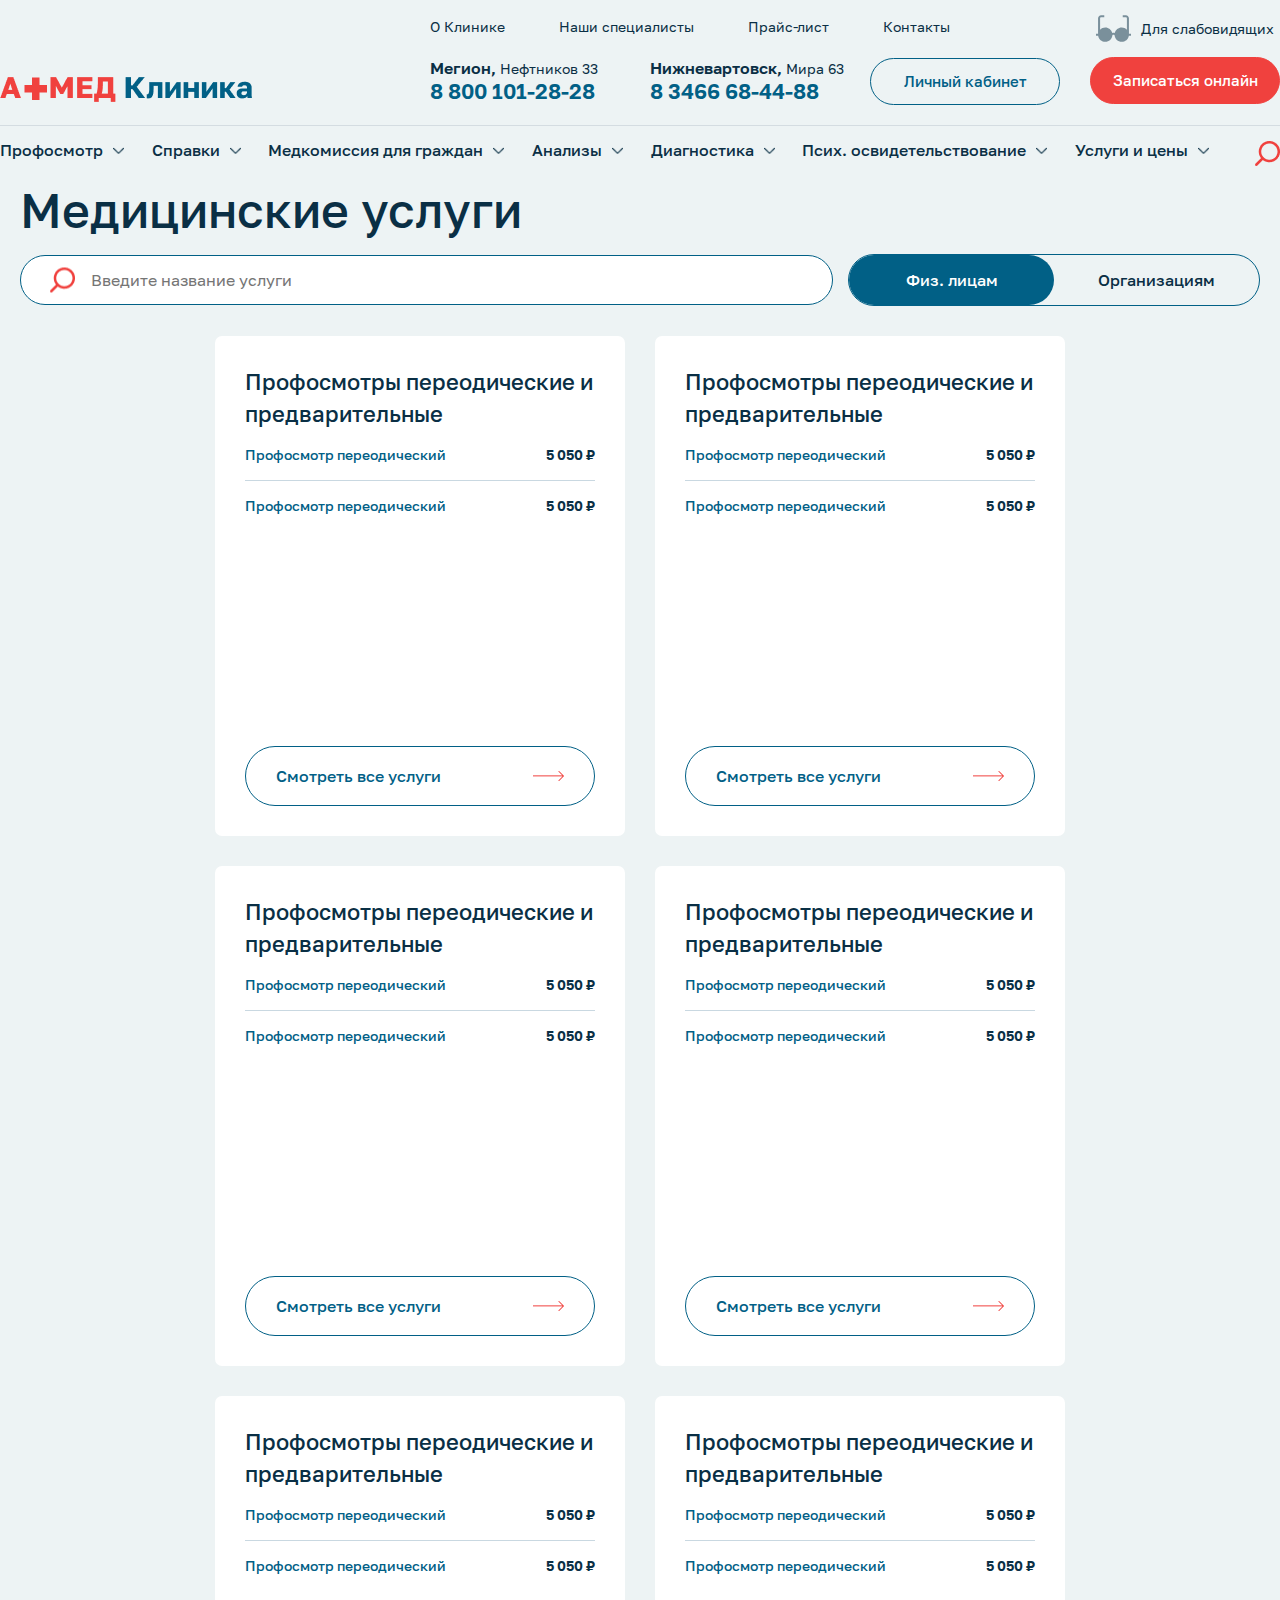
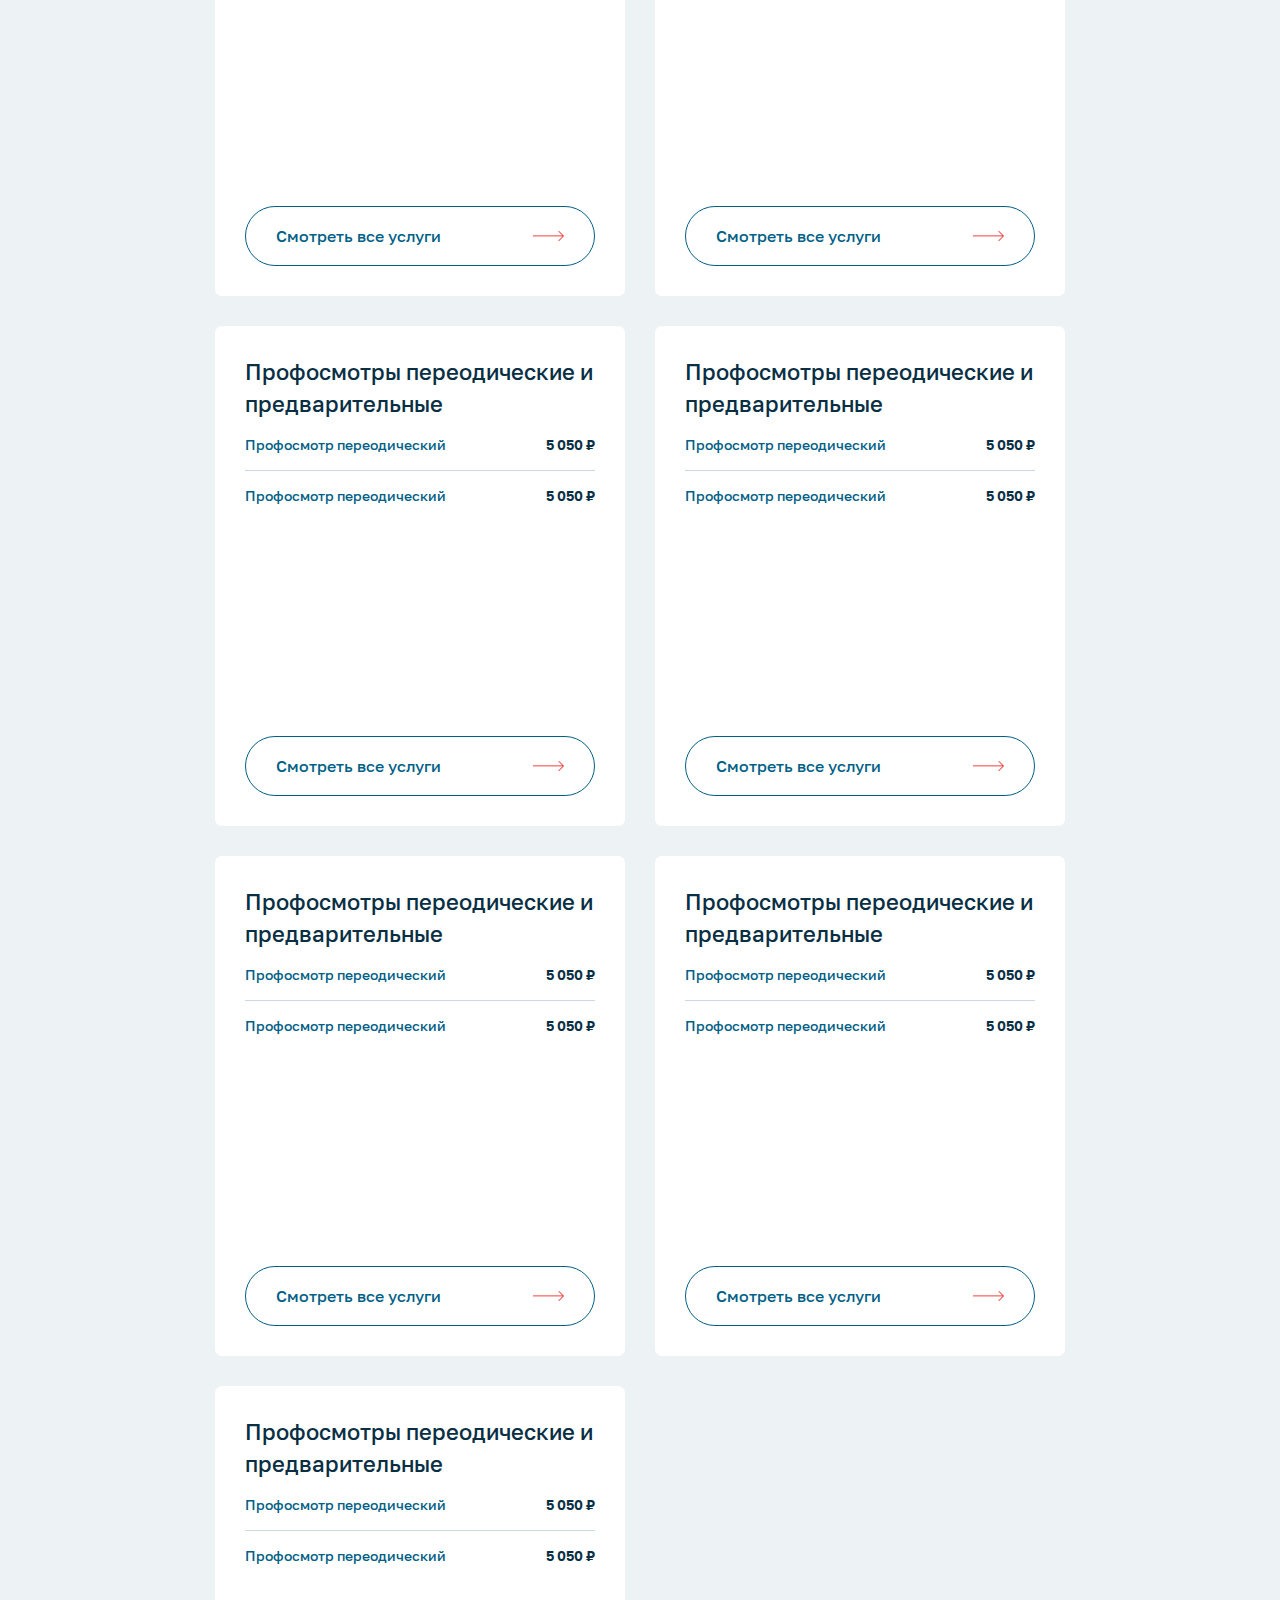
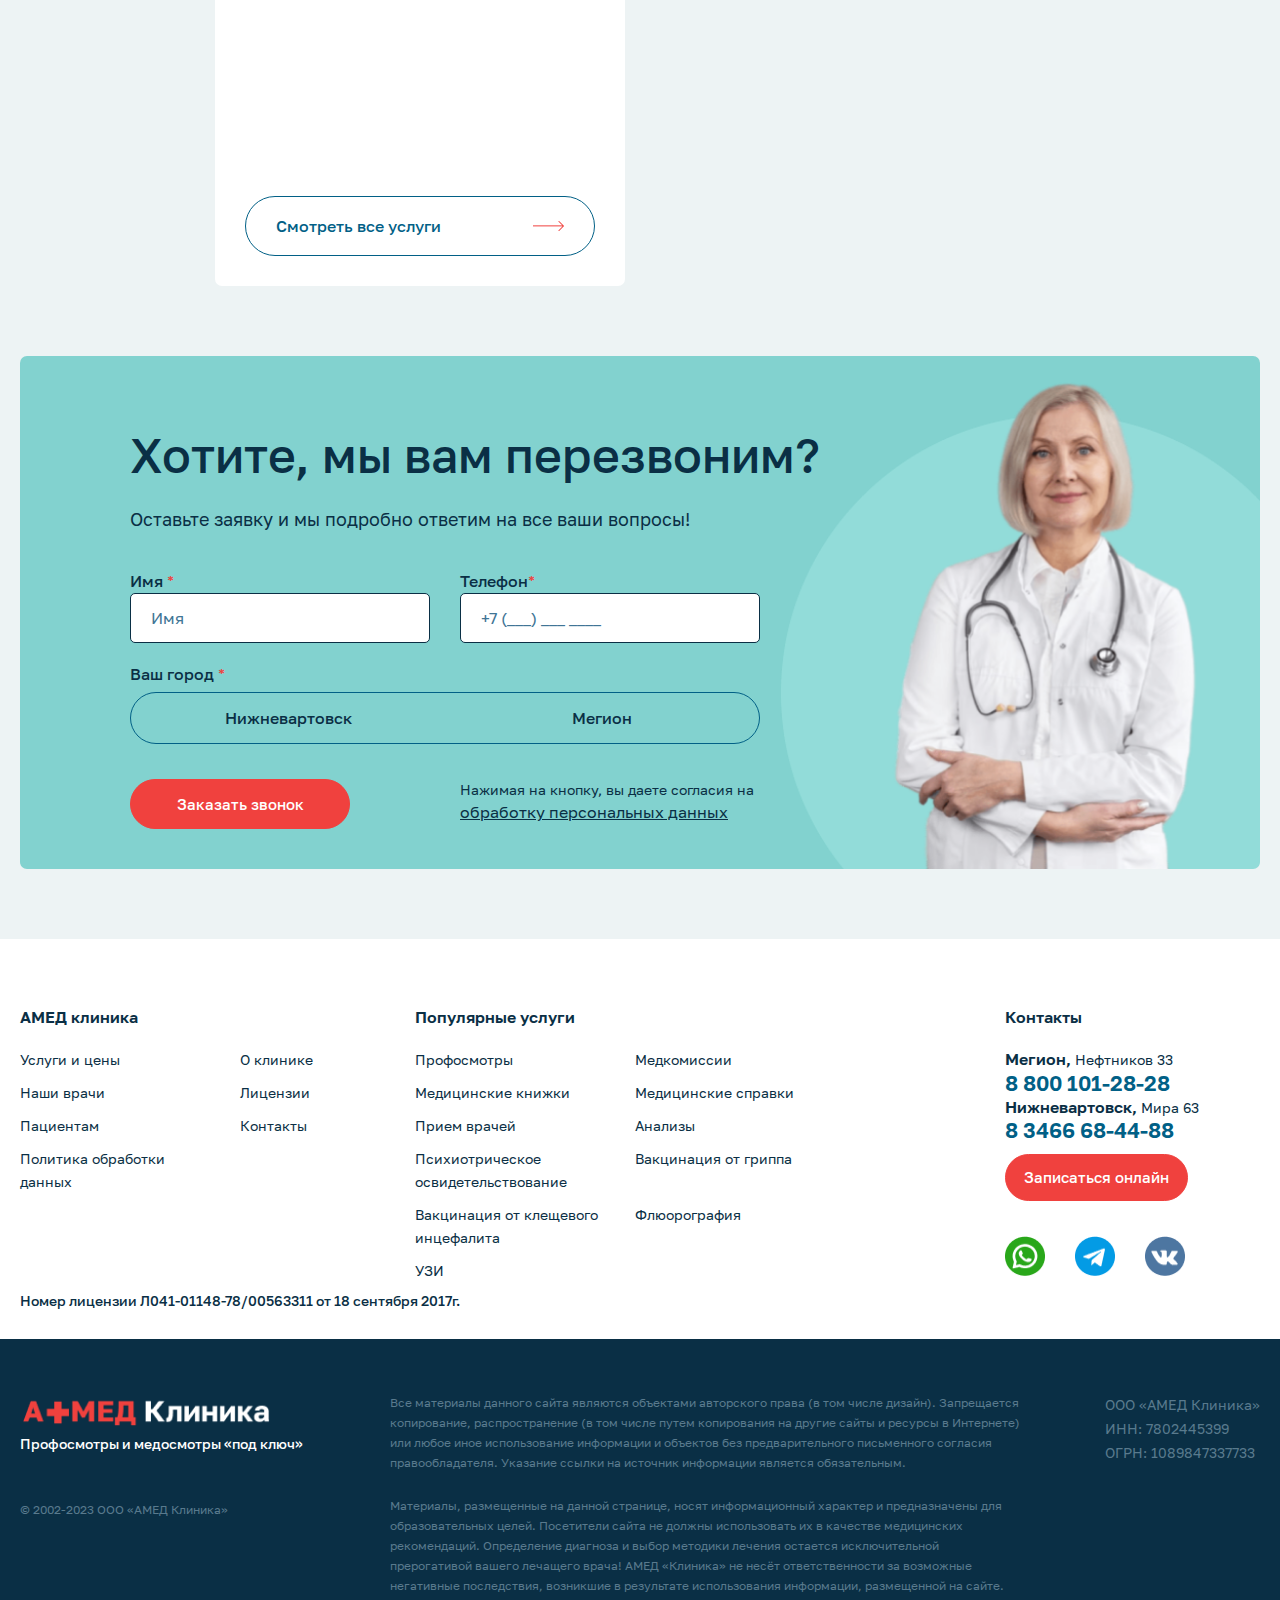
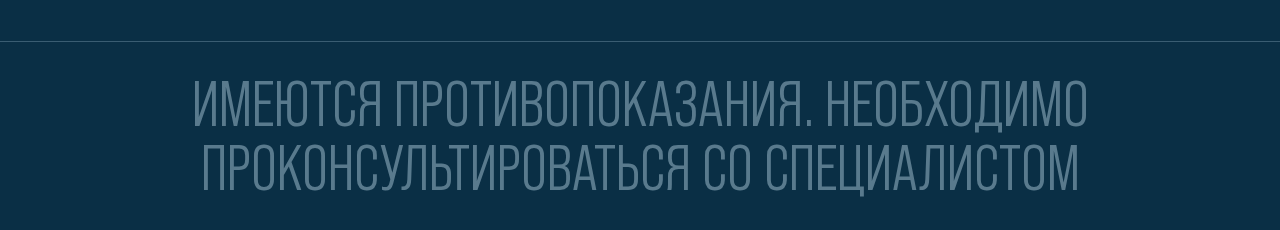
<file: medServices.html>
<!DOCTYPE html>
<html lang="ru">

<head>
    <meta charset="UTF-8">
    <meta name="viewport" content="width=device-width, initial-scale=1.0">
    <link rel="stylesheet" href="fonts/Golos.css">
    <link rel="stylesheet" href="fonts/bebas.css">
    <link rel="stylesheet" href="swiper-bundle.css">
    <link rel="stylesheet" href="styles.css">
    <link rel="stylesheet" href="invise.css">


    <title>Амед Клиника</title>
</head>


<body>
    <div class="page">

        <header class="header">
            <div class="header__desctop">
                <div class="header__top">
                    <div class="logo header__logo" alt="logo"></div>
                    <div class="header__right-container">
                        <div class="header__container">
                            <ul class="header__first-menu">
                                <li>
                                    <a href="#">О Клинике</a>
                                </li>
                                <li>
                                    <a href="#">Наши специалисты</a>
                                </li>
                                <li>
                                    <a href="#">Прайс-лист</a>
                                </li>
                                <li>
                                    <a href="#">Контакты</a>
                                </li>
                            </ul>
                            <div class="header__adress">
                                <div class="header__adress-container">
                                    <p class="header__adress-title">
                                        <span>Мегион,</span> Нефтников 33
                                    </p>
                                    <a href="tel: 88001012828" class="header__adress-phone">
                                        8 800 101-28-28
                                    </a>
                                </div>
                                <div class="header__adress-container">
                                    <p class="header__adress-title">
                                        <span>Нижневартовск,</span> Мира 63
                                    </p>
                                    <a href="tel: 83466684488" class="header__adress-phone">
                                        8 3466 68-44-88
                                    </a>
                                </div>
                                <button class="rec-btn login-btn" id="lk">
                                    Личный кабинет
                                </button>
                            </div>
                            <div class="login__container invisibility">
                                <ul>
                                    <li id="lk-list">
                                        <a href="#" id="lk-list">
                                            Для физических лиц
                                        </a>
                                    </li>
                                    <li id="lk-list"> 
                                        <a href="#" id="lk-list">
                                            Для орагнизаций
                                        </a>
                                    </li>
                                    <li id="lk-list">
                                        <a href="#" id="lk-list">
                                            Помощь по личному кабинету
                                        </a>
                                    </li>
                                </ul>
                            </div>
                        </div>
                        <div class="header__last-container">
                            <div class="header__visually-impaired-container">
                                <button class="header__visually-impaired-container_btn">
                                    <img src="images/Eye.svg" alt="Очки">
                                    <p>Для слабовидящих</p>
                                </button>
                                <button class="rec-btn" id="rec">
                                    Записаться онлайн
                                </button>
                            </div>
                        </div>
                    </div>
                </div>
                <div class="header__bottom">
                    <ul class="header__bottom-menu">
                        <li>
                            <a href="#">
                                <p>
                                    Профосмотр
                                </p>
                                <div></div>
                            </a>
                            <ul class="header__menu-second-floor">
                                <li>
                                    <a href="#">
                                        тест подстраиваем ширину под текст
                                    </a>
                                </li>
                                <li>
                                    <a href="#">
                                        тест
                                    </a>
                                </li>
                                <li>
                                    <a href="#">
                                        тест
                                    </a>
                                </li>
                                <li>
                                    <a href="#">
                                        тест
                                    </a>
                                </li>
                            </ul>
                        </li>
                        <li>
                            <a href="#">
                                <p>
                                    Справки
                                </p>
                                <div></div>
                            </a>
                            <ul class="header__menu-second-floor">
                                <li>
                                    <a href="#">
                                        тест подстраиваем ширину под текст
                                    </a>
                                </li>
                                <li>
                                    <a href="#">
                                        тест
                                    </a>
                                </li>
                                <li>
                                    <a href="#">
                                        тест
                                    </a>
                                </li>
                                <li>
                                    <a href="#">
                                        тест
                                    </a>
                                </li>
                            </ul>
                        </li>
                        <li>
                            <a href="#">
                                <p>
                                    Медкомиссия для граждан
                                </p>
                                <div></div>
                            </a>
                            <ul class="header__menu-second-floor">
                                <li>
                                    <a href="#">
                                        тест подстраиваем ширину под текст
                                    </a>
                                </li>
                                <li>
                                    <a href="#">
                                        тест
                                    </a>
                                </li>
                                <li>
                                    <a href="#">
                                        тест
                                    </a>
                                </li>
                                <li>
                                    <a href="#">
                                        тест
                                    </a>
                                </li>
                            </ul>
                        </li>
                        <li>
                            <a href="#">
                                <p>
                                    Анализы
                                </p>
                                <div></div>
                            </a>
                            <ul class="header__menu-second-floor">
                                <li>
                                    <a href="#">
                                        тест подстраиваем ширину под текст
                                    </a>
                                </li>
                                <li>
                                    <a href="#">
                                        тест
                                    </a>
                                </li>
                                <li>
                                    <a href="#">
                                        тест
                                    </a>
                                </li>
                                <li>
                                    <a href="#">
                                        тест
                                    </a>
                                </li>
                            </ul>
                        </li>
                        <li>
                            <a href="#">
                                <p>
                                    Диагностика
                                </p>
                                <div></div>
                            </a>
                            <ul class="header__menu-second-floor">
                                <li>
                                    <a href="#">
                                        тест подстраиваем ширину под текст
                                    </a>
                                </li>
                                <li>
                                    <a href="#">
                                        тест
                                    </a>
                                </li>
                                <li>
                                    <a href="#">
                                        тест
                                    </a>
                                </li>
                                <li>
                                    <a href="#">
                                        тест
                                    </a>
                                </li>
                            </ul>
                        </li>
                        <li>
                            <a href="#">
                                <p>
                                    Псих. освидетельствование
                                </p>
                                <div></div>
                            </a>
                            <ul class="header__menu-second-floor">
                                <li>
                                    <a href="#">
                                        тест подстраиваем ширину под текст
                                    </a>
                                </li>
                                <li>
                                    <a href="#">
                                        тест
                                    </a>
                                </li>
                                <li>
                                    <a href="#">
                                        тест
                                    </a>
                                </li>
                                <li>
                                    <a href="#">
                                        тест
                                    </a>
                                </li>
                            </ul>
                        </li>
                        <li>
                            <a href="#">
                                <p>
                                    Услуги и цены
                                </p>
                                <div></div>
                            </a>
                            <ul class="header__menu-second-floor">
                                <li>
                                    <a href="#">
                                        тест подстраиваем ширину под текст
                                    </a>
                                </li>
                                <li>
                                    <a href="#">
                                        тест
                                    </a>
                                </li>
                                <li>
                                    <a href="#">
                                        тест
                                    </a>
                                </li>
                                <li>
                                    <a href="#">
                                        тест
                                    </a>
                                </li>
                            </ul>
                        </li>
                    </ul>
                    <div class="search search-desctop" src="images/Search.png" alt="Search" id="search"></div>
                    <div class="search__input-container invisibility" id="search">
                        <input class="search__input" type="text" placeholder="Поиск по сайту" id="search">
                        <img class="search__clear-btn" src="images/Vector.svg" alt="" id="search">
                        <div class="search__container invisibility" id="search">
                            <ul id="search">
                                <li id="search">
                                    <a href="#" id="search">
                                        текст
                                    </a>
                                </li>
                                <li id="search">
                                    <a href="" id="search">
                                        текст
                                    </a>
                                </li>
                                <li id="search">
                                    <a href="" id="search">
                                        текст
                                    </a>
                                </li>
                            </ul>
                        </div>
                    </div>
                </div>
            </div>
            <div class="header-mobile">
                <div class="header-mobile__top-container">
                    <div class="header-mobile__menu-btn"></div>
                    <div class="logo header__logo header-mobile__logo" alt="logo"></div>
                    <div class="header-mobile__container">
                        <img src="images/ЛК.svg" alt="log" id="lk">
                        <img class="search search-mobile" src="images/Search.svg" alt="log" id="search">
                        <div class="search__input-container invisibility" id="search">
                            <input class="search__input" type="text" placeholder="Поиск по сайту" id="search">
                            <img class="search__clear-btn" src="images/Vector.svg" alt="" id="search">
                            <div class="search__container invisibility" id="search">
                                <ul id="search">
                                    <li id="search">
                                        <a href="#" id="search">
                                            текст
                                        </a>
                                    </li>
                                    <li id="search">
                                        <a href="" id="search">
                                            текст
                                        </a>
                                    </li>
                                    <li id="search">
                                        <a href="" id="search">
                                            текст
                                        </a>
                                    </li>
                                </ul>
                            </div>
                        </div>
                    </div>
                </div>
                <button class="rec-btn header-mobile__rec-btn" id="rec">
                    Записаться онлайн
                </button>
                <div class="login__container invisibility">
                    <ul>
                        <li id="lk-list">
                            <a href="#" id="lk-list">
                                Для физических лиц
                            </a>
                        </li>
                        <li id="lk-list"> 
                            <a href="#" id="lk-list">
                                Для орагнизаций
                            </a>
                        </li>
                        <li id="lk-list">
                            <a href="#" id="lk-list">
                                Помощь по личному кабинету
                            </a>
                        </li>
                    </ul>
                </div>
            </div>
            <div class="header__hidden-container">
                <div class="header__bottom">
                    <ul class="header__bottom-menu">
                        <li class="disabled">
                            <a href="#" id="firstMenu">
                                <p id="firstMenu">
                                    Профосмотр
                                </p>
                                <div id="firstMenu"></div>
                            </a>
                            <ul class="header__menu-second-floor">
                                <li>
                                    <a href="#">
                                        тест подстраиваем ширину под текст
                                    </a>
                                </li>
                                <li>
                                    <a href="#">
                                        тест
                                    </a>
                                </li>
                                <li>
                                    <a href="#">
                                        тест
                                    </a>
                                </li>
                                <li>
                                    <a href="#">
                                        тест
                                    </a>
                                </li>
                            </ul>
                        </li>
                        <li class="disabled">
                            <a href="#" id="firstMenu">
                                <p id="firstMenu">
                                    Справки
                                </p>
                                <div id="firstMenu"></div>
                            </a>
                            <ul class="header__menu-second-floor">
                                <li>
                                    <a href="#">
                                        тест подстраиваем ширину под текст
                                    </a>
                                </li>
                                <li>
                                    <a href="#">
                                        тест
                                    </a>
                                </li>
                                <li>
                                    <a href="#">
                                        тест
                                    </a>
                                </li>
                                <li>
                                    <a href="#">
                                        тест
                                    </a>
                                </li>
                            </ul>
                        </li>
                        <li class="disabled">
                            <a href="#" id="firstMenu">
                                <p id="firstMenu">
                                    Медкомиссия для граждан
                                </p>
                                <div id="firstMenu"></div>
                            </a>
                            <ul class="header__menu-second-floor">
                                <li>
                                    <a href="#">
                                        тест подстраиваем ширину под текст
                                    </a>
                                </li>
                                <li>
                                    <a href="#">
                                        тест
                                    </a>
                                </li>
                                <li>
                                    <a href="#">
                                        тест
                                    </a>
                                </li>
                                <li>
                                    <a href="#">
                                        тест
                                    </a>
                                </li>
                            </ul>
                        </li>
                        <li class="disabled">
                            <a href="#" id="firstMenu">
                                <p id="firstMenu">
                                    Анализы
                                </p>
                                <div id="firstMenu"></div>
                            </a>
                            <ul class="header__menu-second-floor">
                                <li>
                                    <a href="#">
                                        тест подстраиваем ширину под текст
                                    </a>
                                </li>
                                <li>
                                    <a href="#">
                                        тест
                                    </a>
                                </li>
                                <li>
                                    <a href="#">
                                        тест
                                    </a>
                                </li>
                                <li>
                                    <a href="#">
                                        тест
                                    </a>
                                </li>
                            </ul>
                        </li>
                        <li class="disabled">
                            <a href="#" id="firstMenu">
                                <p id="firstMenu">
                                    Диагностика
                                </p>
                                <div id="firstMenu"></div>
                            </a>
                            <ul class="header__menu-second-floor">
                                <li>
                                    <a href="#">
                                        тест подстраиваем ширину под текст
                                    </a>
                                </li>
                                <li>
                                    <a href="#">
                                        тест
                                    </a>
                                </li>
                                <li>
                                    <a href="#">
                                        тест
                                    </a>
                                </li>
                                <li>
                                    <a href="#">
                                        тест
                                    </a>
                                </li>
                            </ul>
                        </li>
                        <li class="disabled">
                            <a href="#" id="firstMenu">
                                <p id="firstMenu">
                                    Псих. освидетельствование
                                </p>
                                <div id="firstMenu"></div>
                            </a>
                            <ul class="header__menu-second-floor">
                                <li>
                                    <a href="#">
                                        тест подстраиваем ширину под текст
                                    </a>
                                </li>
                                <li>
                                    <a href="#">
                                        тест
                                    </a>
                                </li>
                                <li>
                                    <a href="#">
                                        тест
                                    </a>
                                </li>
                                <li>
                                    <a href="#">
                                        тест
                                    </a>
                                </li>
                            </ul>
                        </li>
                        <li class="disabled">
                            <a href="#" id="firstMenu">
                                <p id="firstMenu">
                                    Услуги и цены
                                </p>
                                <div id="firstMenu"></div>
                            </a>
                            <ul class="header__menu-second-floor">
                                <li>
                                    <a href="#">
                                        тест подстраиваем ширину под текст
                                    </a>
                                </li>
                                <li>
                                    <a href="#">
                                        тест
                                    </a>
                                </li>
                                <li>
                                    <a href="#">
                                        тест
                                    </a>
                                </li>
                                <li>
                                    <a href="#">
                                        тест
                                    </a>
                                </li>
                            </ul>
                        </li>
                    </ul>
                </div>
                <ul class="header__first-menu">
                    <li>
                        <a href="#">О Клинике</a>
                    </li>
                    <li>
                        <a href="#">Наши специалисты</a>
                    </li>
                    <li>
                        <a href="#">Прайс-лист</a>
                    </li>
                    <li>
                        <a href="#">Контакты</a>
                    </li>
                </ul>
                <div class="header__adress">
                    <div class="header__adress-container">
                        <p class="header__adress-title">
                            <span>Мегион,</span> Нефтников 33
                        </p>
                        <a href="tel: 88001012828" class="header__adress-phone">
                            8 800 101-28-28
                        </a>
                    </div>
                    <div class="header__adress-container">
                        <p class="header__adress-title">
                            <span>Нижневартовск,</span> Мира 63
                        </p>
                        <a href="tel: 83466684488" class="header__adress-phone">
                            8 3466 68-44-88
                        </a>
                    </div>
                </div>
            </div>
        </header>

        <section class="services">
            <div class="services__container">
                <h2 class="services__title">
                    Медицинские услуги
                </h2>
                <div class="services__search-container">
                    <div class="services__input-container">
                        <img src="images/Search.png" alt="search">
                        <input class="services__input" type="text" placeholder="Введите название услуги">
                    </div>
                    <div class="choice-filter-btn services__btn-choice">
                        <div class="choice-filter-btn__color"></div>
                        <p class="choice-filter-btn__title choice-filter-btn__title-color">
                            Физ. лицам
                        </p>
                        <p class="choice-filter-btn__title">
                            Организациям
                        </p>
                    </div>
                </div>
            </div>
            <div class="services__grid-container invisibility" id="servicesForOrganizaci">
                <div class="services__card">
                    <h3 class="services__card-title">
                        Тест для организации
                    </h3>
                    <ul class="services__list">
                        <li>
                            <a href="#">Тест для организации</a>
                            <span>5 050 ₽</span>
                        </li>
                        <li>
                            <a href="#">Профосмотр переодический</a>
                            <span>5 050 ₽</span>
                        </li>
                    </ul>
                    <a class="more-btn__link" href="#">
                        <button class="more-btn">
                            Смотреть все услуги
                            <img src="images/ArrowRight.png" alt="arrow">
                        </button>
                    </a>
                </div>
                <div class="services__card">
                    <h3 class="services__card-title">
                        Тест для организации
                    </h3>
                    <ul class="services__list">
                        <li>
                            <a href="#">Тест для организации</a>
                            <span>5 050 ₽</span>
                        </li>
                        <li>
                            <a href="#">Профосмотр переодический</a>
                            <span>5 050 ₽</span>
                        </li>
                    </ul>
                    <a class="more-btn__link" href="#">
                        <button class="more-btn">
                            Смотреть все услуги
                            <img src="images/ArrowRight.png" alt="arrow">
                        </button>
                    </a>
                </div>
            </div>
            <div class="services__grid-container" id="servicesForPeople">
                <div class="services__card">
                    <h3 class="services__card-title">
                        Профосмотры переодические и предварительные
                    </h3>
                    <ul class="services__list">
                        <li>
                            <a href="#">Профосмотр переодический</a>
                            <span>5 050 ₽</span>
                        </li>
                        <li>
                            <a href="#">Профосмотр переодический</a>
                            <span>5 050 ₽</span>
                        </li>
                    </ul>
                    <a class="more-btn__link" href="#">
                        <button class="more-btn">
                            Смотреть все услуги
                            <img src="images/ArrowRight.png" alt="arrow">
                        </button>
                    </a>
                </div>
                <div class="services__card">
                    <h3 class="services__card-title">
                        Профосмотры переодические и предварительные
                    </h3>
                    <ul class="services__list">
                        <li>
                            <a href="#">Профосмотр переодический</a>
                            <span>5 050 ₽</span>
                        </li>
                        <li>
                            <a href="#">Профосмотр переодический</a>
                            <span>5 050 ₽</span>
                        </li>
                    </ul>
                    <a class="more-btn__link" href="#">
                        <button class="more-btn">
                            Смотреть все услуги
                            <img src="images/ArrowRight.png" alt="arrow">
                        </button>
                    </a>
                </div>
                <div class="services__card">
                    <h3 class="services__card-title">
                        Профосмотры переодические и предварительные
                    </h3>
                    <ul class="services__list">
                        <li>
                            <a href="#">Профосмотр переодический</a>
                            <span>5 050 ₽</span>
                        </li>
                        <li>
                            <a href="#">Профосмотр переодический</a>
                            <span>5 050 ₽</span>
                        </li>
                    </ul>
                    <a class="more-btn__link" href="#">
                        <button class="more-btn">
                            Смотреть все услуги
                            <img src="images/ArrowRight.png" alt="arrow">
                        </button>
                    </a>
                </div>
                <div class="services__card">
                    <h3 class="services__card-title">
                        Профосмотры переодические и предварительные
                    </h3>
                    <ul class="services__list">
                        <li>
                            <a href="#">Профосмотр переодический</a>
                            <span>5 050 ₽</span>
                        </li>
                        <li>
                            <a href="#">Профосмотр переодический</a>
                            <span>5 050 ₽</span>
                        </li>
                    </ul>
                    <a class="more-btn__link" href="#">
                        <button class="more-btn">
                            Смотреть все услуги
                            <img src="images/ArrowRight.png" alt="arrow">
                        </button>
                    </a>
                </div>
                <div class="services__card">
                    <h3 class="services__card-title">
                        Профосмотры переодические и предварительные
                    </h3>
                    <ul class="services__list">
                        <li>
                            <a href="#">Профосмотр переодический</a>
                            <span>5 050 ₽</span>
                        </li>
                        <li>
                            <a href="#">Профосмотр переодический</a>
                            <span>5 050 ₽</span>
                        </li>
                    </ul>
                    <a class="more-btn__link" href="#">
                        <button class="more-btn">
                            Смотреть все услуги
                            <img src="images/ArrowRight.png" alt="arrow">
                        </button>
                    </a>
                </div>
                <div class="services__card">
                    <h3 class="services__card-title">
                        Профосмотры переодические и предварительные
                    </h3>
                    <ul class="services__list">
                        <li>
                            <a href="#">Профосмотр переодический</a>
                            <span>5 050 ₽</span>
                        </li>
                        <li>
                            <a href="#">Профосмотр переодический</a>
                            <span>5 050 ₽</span>
                        </li>
                    </ul>
                    <a class="more-btn__link" href="#">
                        <button class="more-btn">
                            Смотреть все услуги
                            <img src="images/ArrowRight.png" alt="arrow">
                        </button>
                    </a>
                </div>
                <div class="services__card">
                    <h3 class="services__card-title">
                        Профосмотры переодические и предварительные
                    </h3>
                    <ul class="services__list">
                        <li>
                            <a href="#">Профосмотр переодический</a>
                            <span>5 050 ₽</span>
                        </li>
                        <li>
                            <a href="#">Профосмотр переодический</a>
                            <span>5 050 ₽</span>
                        </li>
                    </ul>
                    <a class="more-btn__link" href="#">
                        <button class="more-btn">
                            Смотреть все услуги
                            <img src="images/ArrowRight.png" alt="arrow">
                        </button>
                    </a>
                </div>
                <div class="services__card">
                    <h3 class="services__card-title">
                        Профосмотры переодические и предварительные
                    </h3>
                    <ul class="services__list">
                        <li>
                            <a href="#">Профосмотр переодический</a>
                            <span>5 050 ₽</span>
                        </li>
                        <li>
                            <a href="#">Профосмотр переодический</a>
                            <span>5 050 ₽</span>
                        </li>
                    </ul>
                    <a class="more-btn__link" href="#">
                        <button class="more-btn">
                            Смотреть все услуги
                            <img src="images/ArrowRight.png" alt="arrow">
                        </button>
                    </a>
                </div>
                <div class="services__card">
                    <h3 class="services__card-title">
                        Профосмотры переодические и предварительные
                    </h3>
                    <ul class="services__list">
                        <li>
                            <a href="#">Профосмотр переодический</a>
                            <span>5 050 ₽</span>
                        </li>
                        <li>
                            <a href="#">Профосмотр переодический</a>
                            <span>5 050 ₽</span>
                        </li>
                    </ul>
                    <a class="more-btn__link" href="#">
                        <button class="more-btn">
                            Смотреть все услуги
                            <img src="images/ArrowRight.png" alt="arrow">
                        </button>
                    </a>
                </div>
                <div class="services__card">
                    <h3 class="services__card-title">
                        Профосмотры переодические и предварительные
                    </h3>
                    <ul class="services__list">
                        <li>
                            <a href="#">Профосмотр переодический</a>
                            <span>5 050 ₽</span>
                        </li>
                        <li>
                            <a href="#">Профосмотр переодический</a>
                            <span>5 050 ₽</span>
                        </li>
                    </ul>
                    <a class="more-btn__link" href="#">
                        <button class="more-btn">
                            Смотреть все услуги
                            <img src="images/ArrowRight.png" alt="arrow">
                        </button>
                    </a>
                </div>
                <div class="services__card">
                    <h3 class="services__card-title">
                        Профосмотры переодические и предварительные
                    </h3>
                    <ul class="services__list">
                        <li>
                            <a href="#">Профосмотр переодический</a>
                            <span>5 050 ₽</span>
                        </li>
                        <li>
                            <a href="#">Профосмотр переодический</a>
                            <span>5 050 ₽</span>
                        </li>
                    </ul>
                    <a class="more-btn__link" href="#">
                        <button class="more-btn">
                            Смотреть все услуги
                            <img src="images/ArrowRight.png" alt="arrow">
                        </button>
                    </a>
                </div>


            </div>

            <div class="callback-baner">
                <h2 class="callback-baner__title">
                    Хотите, мы вам перезвоним?
                </h2>
                <p class="callback-baner__link-text">
                    Оставьте заявку и мы подробно ответим на все ваши вопросы!
                </p>
                <form class="popup-rec-online__form callback-baner__form">
                    <div class="popup-rec-online__name-container callback-baner__name-container">
                        <div class="popup-rec-online__name-input-container callback-baner__name-input-container">
                            <p class="popup-rec-online__input-title callback-baner__input-title">
                                Имя <span>*</span>
                            </p>
                            <input class="popup-rec-online__name callback-baner__name" type="text" placeholder="Имя"
                                name="name">
                            <span class="popup-rec-online__span callback-baner__span" id="name">
                                Обязательное поле для заполнения
                            </span>
                        </div>
                        <div
                            class="popup-rec-online__name-input-container popup-rec-online__name-input-container-tel callback-baner__name-input-container">
                            <p class="popup-rec-online__input-title callback-baner__input-title">
                                Телефон<span>*</span>
                            </p>
                            <input class="popup-rec-online__name popup-rec-online__tel callback-baner__name"
                                name="phone" type="text" placeholder="+7 (___) ___ ____">
                            <span class="popup-rec-online__span callback-baner__span" id="phone">
                                Обязательное поле для заполнения
                            </span>
                        </div>
                    </div>
                    <p class="popup-rec-online__title callback-baner__title">
                        Ваш город <span>*</span>
                    </p>
                    <div class="popup-rec-online__flex-container callback-baner__flex-container">
                        <div class="choice-filter-btn callback-baner__btn-choice">
                            <div class="choice-filter-btn__color invisibility"></div>
                            <p class="choice-filter-btn__title" id="nignevartovskBtn">
                                Нижневартовск
                            </p>
                            <p class="choice-filter-btn__title" id="megionBtn">
                                Мегион
                            </p>
                        </div>
                        <span class="popup-rec-online__span" id="callbackSpan">
                            Пожалуйста, выберите город
                        </span>
                    </div>
                    <div class="callback-baner__bottom-container">
                        <button class="rec-btn popup-rec-online__submit-btn callback-baner__submit-btn" type="submit">
                            Заказать звонок
                        </button>
                        <p class="callback-baner__bottom-text">
                            Нажимая на кнопку, вы даете согласия на
                            <a class="callback-baner__botom-link" href="#">обработку персональных данных</a>
                        </p>
                    </div>
                </form>
            </div>
        </section>



        <footer class="footer">
            <div class="footer__top-container">
                <div class="footer__elements-container">
                    <div class="footer__menu-container">
                        <div class="footer__element-container">
                            <h3>АМЕД клиника</h3>
                            <div class="footer__grid-container">
                                <ul>
                                    <li>
                                        <a href="#">Услуги и цены</a>
                                    </li>
                                    <li>
                                        <a href="#">О клинике</a>
                                    </li>
                                    <li>
                                        <a href="#">Наши врачи</a>
                                    </li>
                                    <li>
                                        <a href="#">Лицензии</a>
                                    </li>
                                    <li>
                                        <a href="#">Пациентам</a>
                                    </li>
                                    <li>
                                        <a href="#">Контакты</a>
                                    </li>
                                    <li>
                                        <a href="#">Политика обработки данных</a>
                                    </li>
                                </ul>
                            </div>
                        </div>
                        <div class="footer__element-container">
                            <h3>Популярные услуги</h3>
                            <div class="footer__grid-container">
                                <ul>
                                    <li>
                                        <a href="#">Профосмотры</a>
                                    </li>
                                    <li>
                                        <a href="#">Медкомиссии</a>
                                    </li>
                                    <li>
                                        <a href="#">Медицинские книжки</a>
                                    </li>
                                    <li>
                                        <a href="#">Медицинские справки</a>
                                    </li>
                                    <li>
                                        <a href="#">Прием врачей</a>
                                    </li>
                                    <li>
                                        <a href="#">Анализы</a>
                                    </li>
                                    <li>
                                        <a href="#">Психиотрическое освидетельствование</a>
                                    </li>
                                    <li>
                                        <a href="#">Вакцинация от гриппа</a>
                                    </li>
                                    <li>
                                        <a href="#">Вакцинация от клещевого инцефалита</a>
                                    </li>
                                    <li>
                                        <a href="#">Флюорография</a>
                                    </li>
                                    <li>
                                        <a href="#">УЗИ</a>
                                    </li>
                                </ul>
                            </div>
                        </div>
                    </div>
                    <div class="footer__element-container">
                        <h3>Контакты</h3>
                        <div class="header__adress-container">
                            <p class="header__adress-title">
                                <span>Мегион,</span> Нефтников 33
                            </p>
                            <a href="tel: 88001012828" class="header__adress-phone">
                                8 800 101-28-28
                            </a>
                        </div>
                        <div class="header__adress-container">
                            <p class="header__adress-title">
                                <span>Нижневартовск,</span> Мира 63
                            </p>
                            <a href="tel: 83466684488" class="header__adress-phone">
                                8 3466 68-44-88
                            </a>
                        </div>
                        <button class="rec-btn" id="rec">
                            Записаться онлайн
                        </button>
                        <div class="footer__link-container">
                            <a href="#"><img src="images/whatsapp.png" alt="link"></a>
                            <a href="#"><img src="images/telegram.png" alt="link"></a>
                            <a href="#"><img src="images/vk.png" alt="link"></a>
                        </div>
                    </div>
                </div>
                <h3 class="footer__licence-title">
                    Номер лицензии Л041-01148-78/00563311 от 18 сентября 2017г.
                </h3>
            </div>
            <div class="footer__bottom-container">
                <div class="footer__elements-container">
                    <div class="footer__element-container">
                        <a href="#"><img src="images/ЛоготипFotter.png" alt="#"></a>
                        <p>Профосмотры и медосмотры «под ключ»</p>
                        <span>© 2002-2023 ООО «АМЕД Клиника»</span>
                    </div>
                    <div class="footer__element-container">
                        <p>Все материалы данного сайта являются объектами авторского права (в том числе дизайн).
                            Запрещается копирование, распространение (в том числе путем копирования на другие сайты и
                            ресурсы в Интернете) или любое иное использование информации и объектов без предварительного
                            письменного согласия правообладателя. Указание ссылки на источник информации является
                            обязательным.</p><br>
                        <p>Материалы, размещенные на данной странице, носят информационный характер и предназначены для
                            образовательных целей. Посетители сайта не должны использовать их в качестве медицинских
                            рекомендаций. Определение диагноза и выбор методики лечения остается исключительной
                            прерогативой вашего лечащего врача! АМЕД «Клиника» не несёт ответственности за возможные
                            негативные последствия, возникшие в результате использования информации, размещенной на
                            сайте.</p>
                    </div>
                    <div class="footer__element-container">
                        <p>
                            ООО «АМЕД Клиника»
                        </p>
                        <p>
                            ИНН: 7802445399
                        </p>
                        <p>
                            ОГРН: 1089847337733
                        </p>
                    </div>
                </div>

            </div>
            <p class="footer__bottom-title">
                ИМЕЮТСЯ ПРОТИВОПОКАЗАНИЯ. НЕОБХОДИМО ПРОКОНСУЛЬТИРОВАТЬСЯ СО СПЕЦИАЛИСТОМ
            </p>
        </footer>

    </div>
    <div class="overlay overlayRecOnline" id="rec">
        <div class="popup popup-rec-online">
            <img class="popup-rec-online__close-btn" src="images/Vector.svg" alt="close">
            <div class="popup__container">
                <h3 class="popup__title">
                    Записаться онлайн
                </h3>
                <a class="popup__link-title">
                    Медкомиссия для ФМС
                </a>
                <form class="popup-rec-online__form">
                    <p class="popup-rec-online__title">
                        Выберите клинику: <span>*</span>
                    </p>
                    <div class="popup-rec-online__flex-container">
                        <div class="popup-rec-online__container" id="megionContainer">
                            <input type="radio" name="city" id="megion">
                            <label for="megion">
                                <div class="label__container label__container__checked">
                                    <p class="city__name">
                                        г. Мегион,
                                    </p>
                                    <p class="city__adress">
                                        Нефтников 33, 2 этаж
                                    </p>
                                </div>
                            </label>
                        </div>
                        <div class="popup-rec-online__container" id="nignevartovskContainer">
                            <input type="radio" name="city" id="nignevartovsk">
                            <label for="nignevartovsk">
                                <div class="label__container">
                                    <p class="city__name">
                                        г. Нижневартовск,
                                    </p>
                                    <p class="city__adress">
                                        Мира 63, 5 этаж
                                    </p>
                                </div>
                            </label>
                        </div>
                        <span class="popup-rec-online__span" id="citySpan">
                            Пожалуйста, выберите город
                        </span>
                    </div>
                    <p class="popup-rec-online__title">
                        Ваши данные
                    </p>
                    <div class="popup-rec-online__name-container">
                        <div class="popup-rec-online__name-input-container">
                            <p class="popup-rec-online__input-title ">
                                Ваше имя <span>*</span>
                            </p>
                            <input class="popup-rec-online__name" type="text" placeholder="Имя" name="name" id="inputName">
                            <span class="popup-rec-online__span" id="name">
                                Обязательное поле для заполнения
                            </span>
                        </div>
                        <div class="popup-rec-online__name-input-container">
                            <p class="popup-rec-online__input-title">
                                Ваша фамилия
                            </p>
                            <input class="popup-rec-online__name popup-rec-online__surname" type="text"
                                placeholder="Фамилия">
                        </div>
                    </div>
                    <div class="popup-rec-online__name-input-container popup-rec-online__name-input-container-tel">
                        <p class="popup-rec-online__input-title">
                            Телефон для связи <span>*</span>
                        </p>
                        <input class="popup-rec-online__name popup-rec-online__tel" name="phone" type="text"
                            placeholder="+7 (___) ___ ____">
                        <span class="popup-rec-online__span" id="phone">
                            Обязательное поле для заполнения
                        </span>
                    </div>
                    <div class="popup-rec-online__name-input-container popup-rec-online__name-input-container-comment">
                        <p class="popup-rec-online__input-title">
                            Коментарий
                        </p>
                        <input class="popup-rec-online__name popup-rec-online__comment" type="text">
                    </div>
                    <button class="rec-btn popup-rec-online__submit-btn" type="submit">
                        Записаться
                    </button>
                </form>
            </div>
            <div class="popup-rec-online__bottom-container">
                <h3>
                    После отправки заявки с вами свяжется специалист
                </h3>
                <p>
                    Ваши данные в безопасности, согласно 152 ФЗ РФ. Отправляя данную форму, вы соглашаетесь с
                    политикой конфиденциальности персональных данных.
                </p>
            </div>
        </div>
    </div>
    <div class="overlay overlayRecOnline" id="app">
        <div class="popup popup-rec-online" id="appPopup">
            <img class="popup-rec-online__close-btn" src="images/Vector.svg" alt="close">
            <div class="popup__container">
                <h3 class="popup__title">
                    Оставить заявку на запись
                </h3>
                <a class="popup__link-title">
                    Медкомиссия для ФМС
                </a>
                <form class="popup-rec-online__form">
                    <p class="popup-rec-online__title">
                        Выберите клинику: <span>*</span>
                    </p>
                    <div class="popup-rec-online__flex-container">
                        <div class="popup-rec-online__container" id="megionContainer">
                            <input type="radio" name="city" id="megionOne">
                            <label for="megionOne">
                                <div class="label__container label__container__checked">
                                    <p class="city__name">
                                        г. Мегион,
                                    </p>
                                    <p class="city__adress">
                                        Нефтников 33, 2 этаж
                                    </p>
                                </div>
                            </label>
                        </div>
                        <div class="popup-rec-online__container" id="nignevartovskContainer">
                            <input type="radio" name="city" id="nignevartovskOne">
                            <label for="nignevartovskOne">
                                <div class="label__container">
                                    <p class="city__name">
                                        г. Нижневартовск,
                                    </p>
                                    <p class="city__adress">
                                        Мира 63, 5 этаж
                                    </p>
                                </div>
                            </label>
                        </div>
                        <span class="popup-rec-online__span" id="citySpan">
                            Пожалуйста, выберите город
                        </span>
                    </div>
                    <p class="popup-rec-online__title" style="margin: 30px 0 20px;">
                        Дата и время желаемого посещения:
                    </p>
                    <div class="popup-rec-online__name-container">
                        <div class="popup-rec-online__name-input-container">
                            <input class="popup-rec-online__name" type="date" name="data" id="inputDate">
                        </div>
                        <div class="popup-rec-online__name-input-container">
                            <select class="popup-rec-online__name" id="select">
                                <option>10:00</option>
                                <option>11:00</option>
                                <option>12:00</option>
                                <option>13:00</option>
                                <option>14:00</option>
                                <option>15:00</option>
                                <option>16:00</option>
                                <option>17:00</option>
                                <option>18:00</option>
                            </select>
                        </div>
                    </div>
                    <p class="popup-rec-online__input-title ">
                        <span>Внимание!</span> Дата и время является желаемым. Точное время для записи
                        вам сообщит специалист по звонку, после отправки заявки.
                    </p>
                    <p class="popup-rec-online__title">
                        Ваши данные
                    </p>
                    <div class="popup-rec-online__name-container">
                        <div class="popup-rec-online__name-input-container">
                            <p class="popup-rec-online__input-title ">
                                Ваше имя <span>*</span>
                            </p>
                            <input class="popup-rec-online__name" type="text" placeholder="Имя" name="name"
                                id="inputName">
                            <span class="popup-rec-online__span" id="name">
                                Обязательное поле для заполнения
                            </span>
                        </div>
                        <div class="popup-rec-online__name-input-container">
                            <p class="popup-rec-online__input-title">
                                Ваша фамилия
                            </p>
                            <input class="popup-rec-online__name popup-rec-online__surname" type="text"
                                placeholder="Фамилия">
                        </div>
                    </div>
                    <div class="popup-rec-online__name-input-container popup-rec-online__name-input-container-tel">
                        <p class="popup-rec-online__input-title">
                            Телефон для связи <span>*</span>
                        </p>
                        <input class="popup-rec-online__name popup-rec-online__tel" name="phone" type="text"
                            placeholder="+7 (___) ___ ____">
                        <span class="popup-rec-online__span" id="phone">
                            Обязательное поле для заполнения
                        </span>
                    </div>
                    <div class="popup-rec-online__name-input-container popup-rec-online__name-input-container-comment">
                        <p class="popup-rec-online__input-title">
                            Коментарий
                        </p>
                        <input class="popup-rec-online__name popup-rec-online__comment" type="text">
                    </div>
                    <button class="rec-btn popup-rec-online__submit-btn" type="submit">
                        Записаться
                    </button>
                </form>
            </div>
            <div class="popup-rec-online__bottom-container">
                <h3>
                    После отправки заявки с вами свяжется специалист
                </h3>
                <p>
                    Ваши данные в безопасности, согласно 152 ФЗ РФ. Отправляя данную форму, вы соглашаетесь с
                    политикой конфиденциальности персональных данных.
                </p>
            </div>
        </div>
    </div>
    <div class="overlay overlayImg">
        <div class="popupImg">
             <img class="popup-rec-online__close-btn" src="images/Vector.svg" alt="close">
            <div class="swiper__container" id="reviewsPhoto">
                <div class="swiper popupSwiper">
                    <div class="swiper-wrapper" data-swiper-autoplay="2000" >
                        
                    </div>
                </div>
                <div class="swiper__nav-container">
                    <div class="swiper-button-next popup-swiper-button-next"></div>
                    <div class="swiper-button-prev popup-swiper-button-prev"></div>
                </div>
            </div>
        </div>
    </div>
    <script src="swiped-events.js"></script>
    <script src="swiper-bundle.js"></script>
    <script src="script.js"></script>
</body>

</html>
</file>
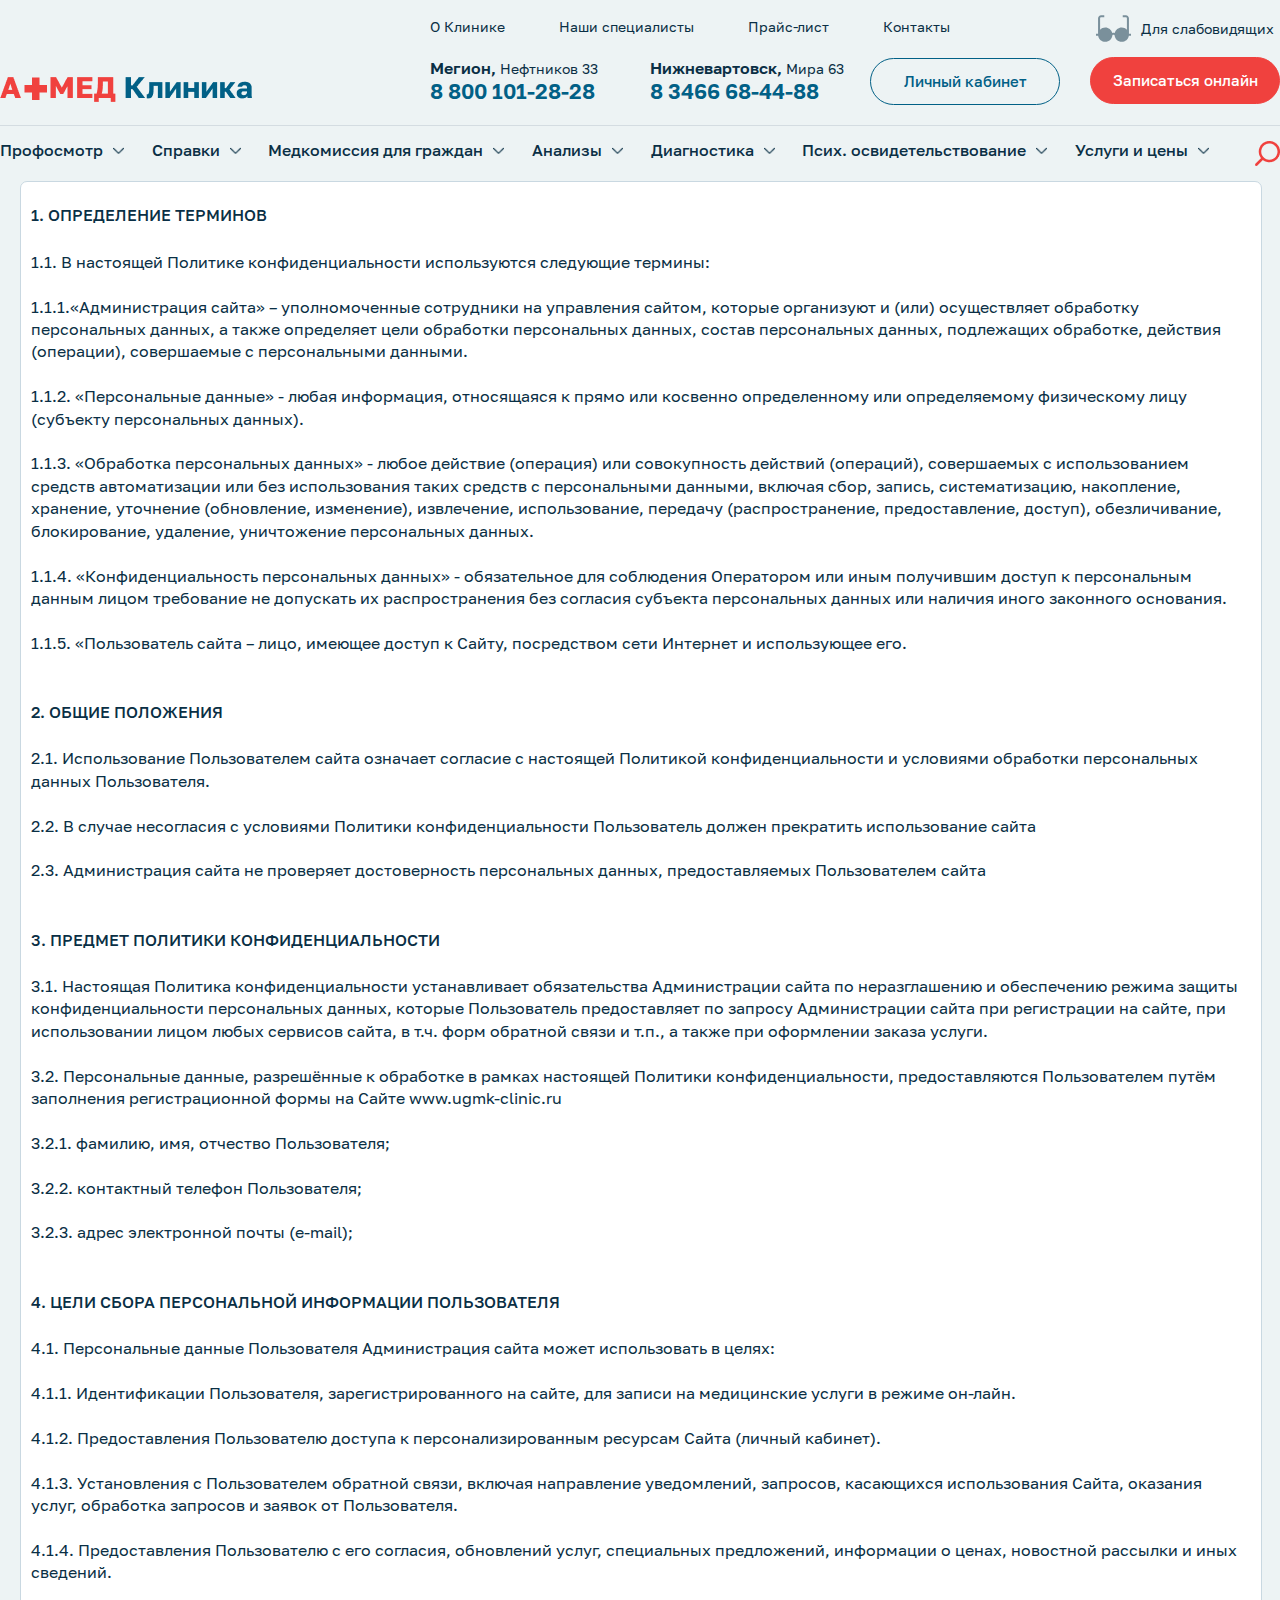
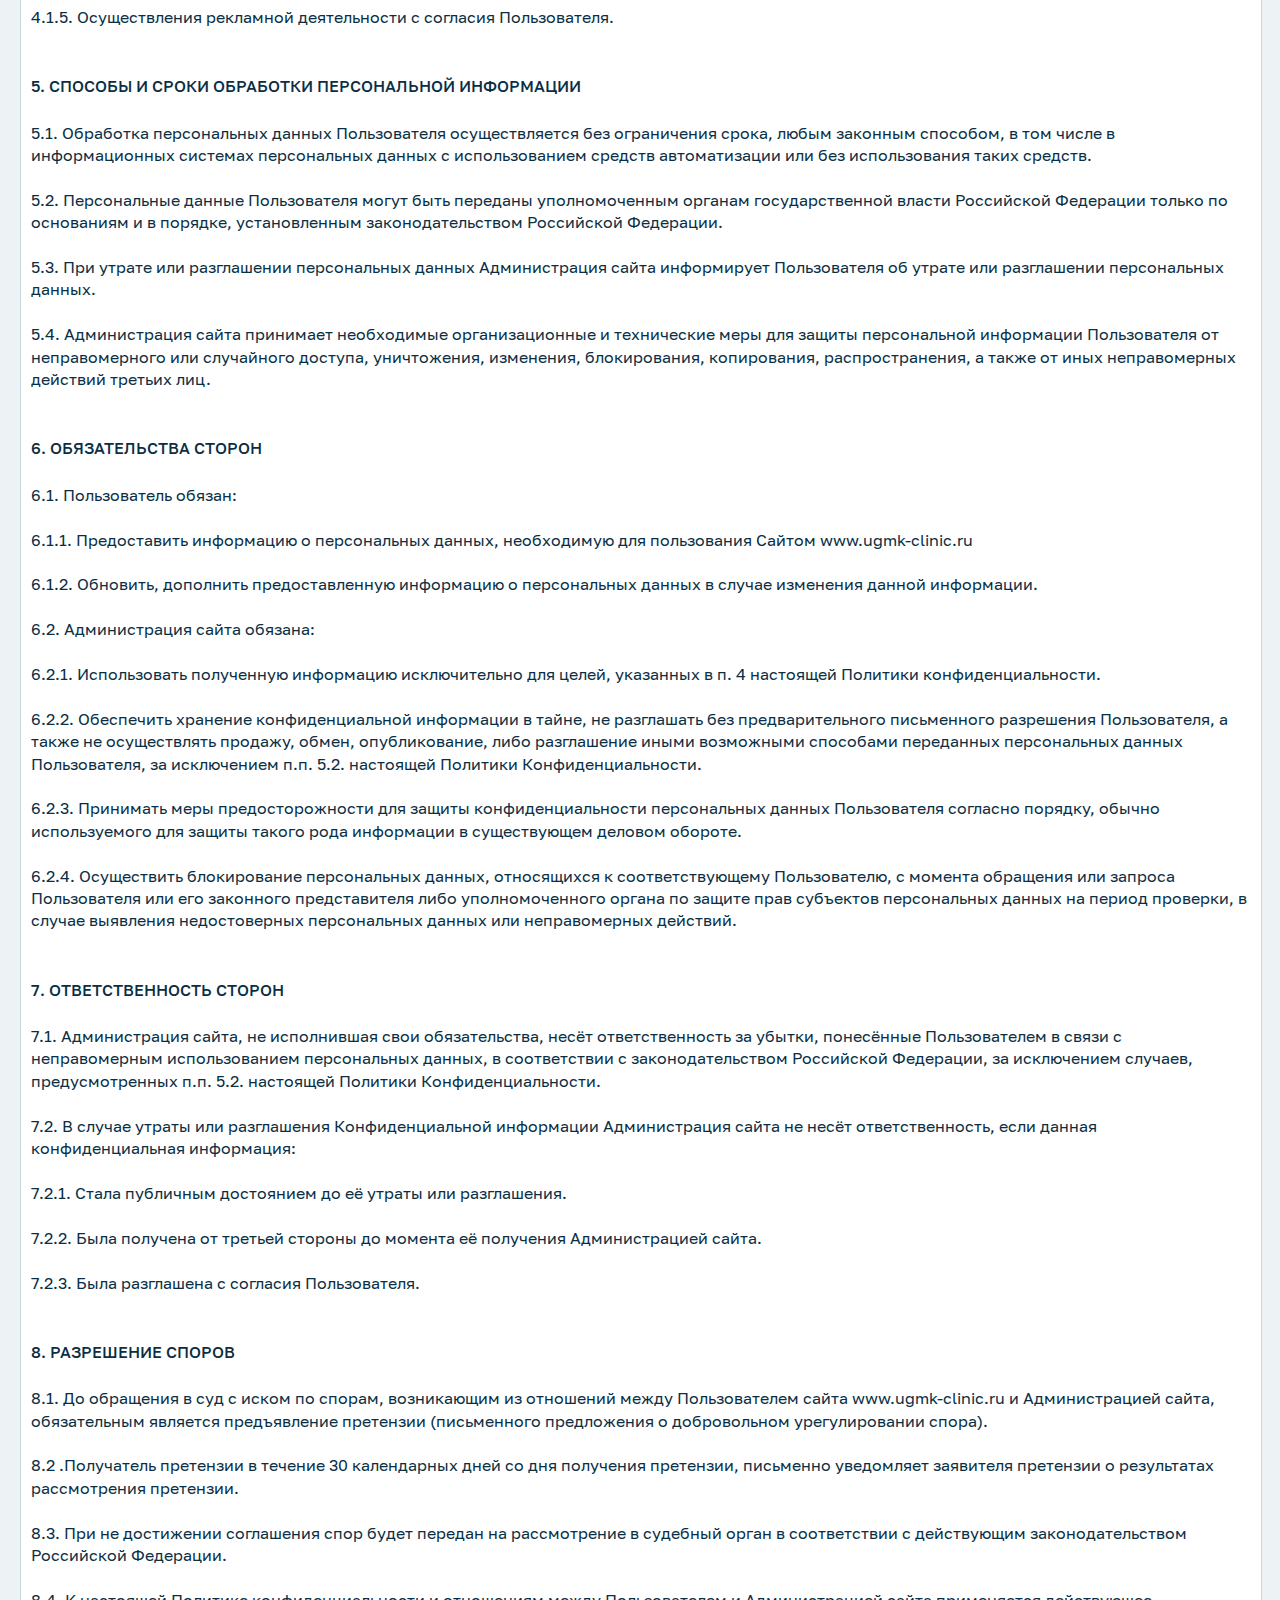
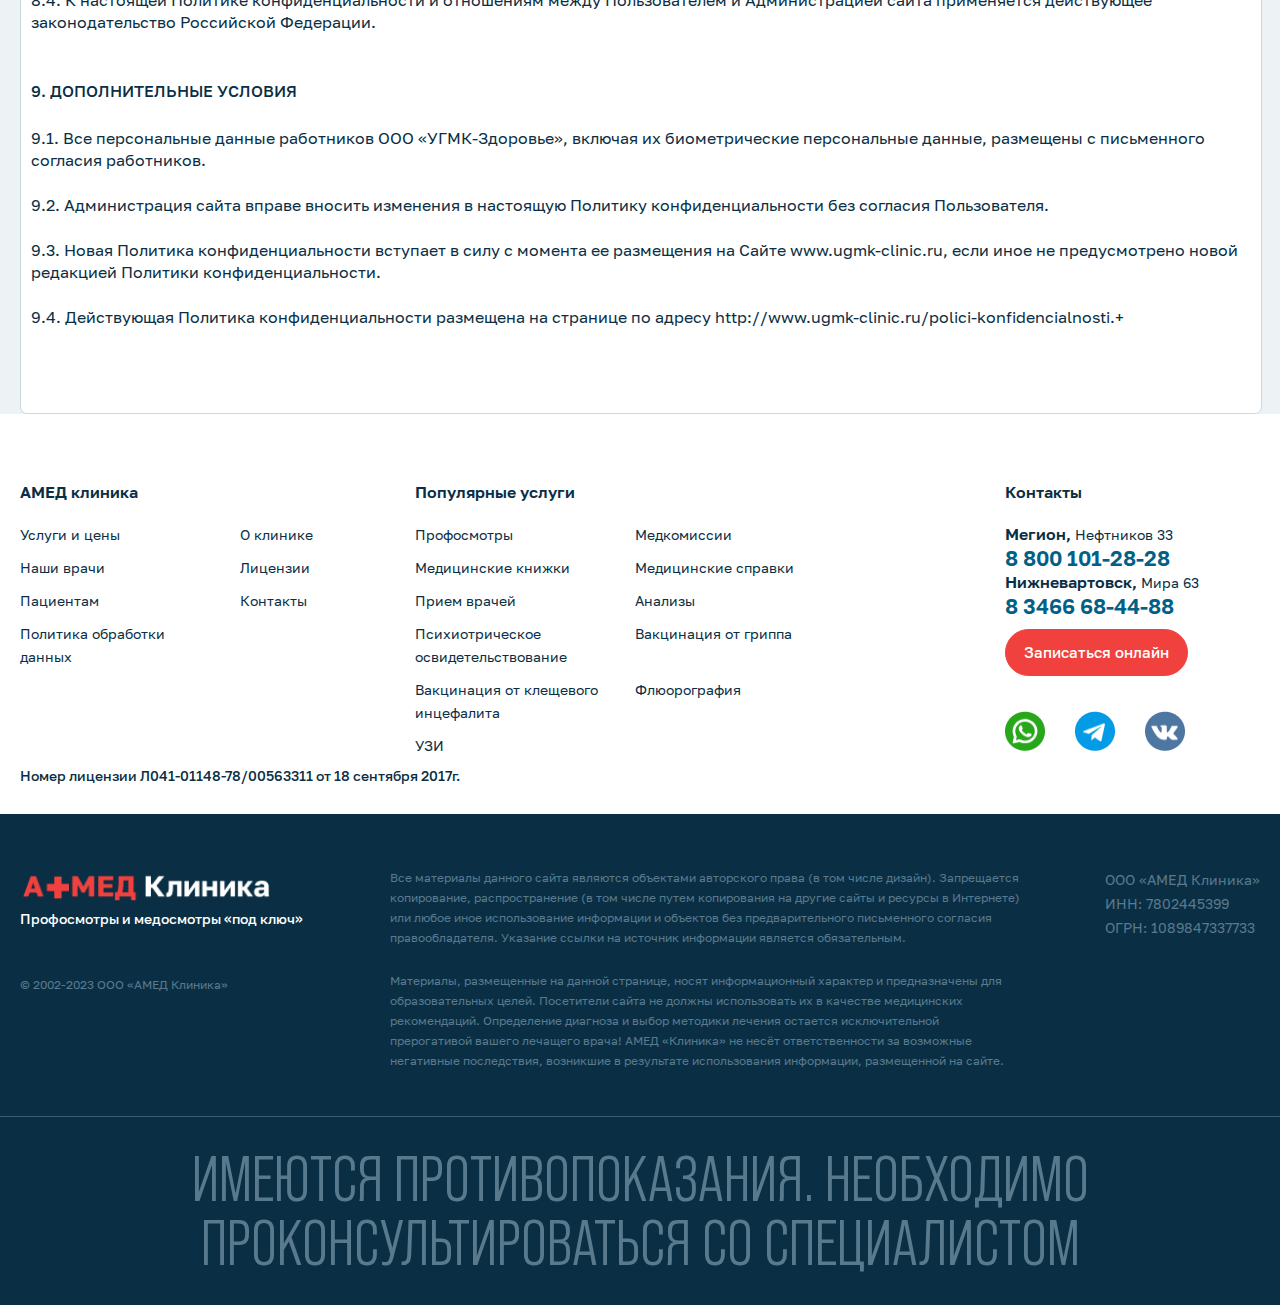
<file: politica.html>
<!DOCTYPE html>
<html lang="ru">

<head>
    <meta charset="UTF-8">
    <meta name="viewport" content="width=device-width, initial-scale=1.0">
    <link rel="stylesheet" href="fonts/Golos.css">
    <link rel="stylesheet" href="fonts/bebas.css">
    <link rel="stylesheet" href="swiper-bundle.css">
    <link rel="stylesheet" href="styles.css">
    <link rel="stylesheet" href="invise.css">


    <title>Амед Клиника</title>
</head>


<body>
    <div class="page">

        <header class="header">
            <div class="header__desctop">
                <div class="header__top">
                    <div class="logo header__logo" alt="logo"></div>
                    <div class="header__right-container">
                        <div class="header__container">
                            <ul class="header__first-menu">
                                <li>
                                    <a href="#">О Клинике</a>
                                </li>
                                <li>
                                    <a href="#">Наши специалисты</a>
                                </li>
                                <li>
                                    <a href="#">Прайс-лист</a>
                                </li>
                                <li>
                                    <a href="#">Контакты</a>
                                </li>
                            </ul>
                            <div class="header__adress">
                                <div class="header__adress-container">
                                    <p class="header__adress-title">
                                        <span>Мегион,</span> Нефтников 33
                                    </p>
                                    <a href="tel: 88001012828" class="header__adress-phone">
                                        8 800 101-28-28
                                    </a>
                                </div>
                                <div class="header__adress-container">
                                    <p class="header__adress-title">
                                        <span>Нижневартовск,</span> Мира 63
                                    </p>
                                    <a href="tel: 83466684488" class="header__adress-phone">
                                        8 3466 68-44-88
                                    </a>
                                </div>
                                <button class="rec-btn login-btn" id="lk">
                                    Личный кабинет
                                </button>
                            </div>
                            <div class="login__container invisibility">
                                <ul>
                                    <li id="lk-list">
                                        <a href="#" id="lk-list">
                                            Для физических лиц
                                        </a>
                                    </li>
                                    <li id="lk-list"> 
                                        <a href="#" id="lk-list">
                                            Для орагнизаций
                                        </a>
                                    </li>
                                    <li id="lk-list">
                                        <a href="#" id="lk-list">
                                            Помощь по личному кабинету
                                        </a>
                                    </li>
                                </ul>
                            </div>
                        </div>
                        <div class="header__last-container">
                            <div class="header__visually-impaired-container">
                                <button class="header__visually-impaired-container_btn">
                                    <img src="images/Eye.svg" alt="Очки">
                                    <p>Для слабовидящих</p>
                                </button>
                                <button class="rec-btn" id="rec">
                                    Записаться онлайн
                                </button>
                            </div>
                        </div>
                    </div>
                </div>
                <div class="header__bottom">
                    <ul class="header__bottom-menu">
                        <li>
                            <a href="#">
                                <p>
                                    Профосмотр
                                </p>
                                <div></div>
                            </a>
                            <ul class="header__menu-second-floor">
                                <li>
                                    <a href="#">
                                        тест подстраиваем ширину под текст
                                    </a>
                                </li>
                                <li>
                                    <a href="#">
                                        тест
                                    </a>
                                </li>
                                <li>
                                    <a href="#">
                                        тест
                                    </a>
                                </li>
                                <li>
                                    <a href="#">
                                        тест
                                    </a>
                                </li>
                            </ul>
                        </li>
                        <li>
                            <a href="#">
                                <p>
                                    Справки
                                </p>
                                <div></div>
                            </a>
                            <ul class="header__menu-second-floor">
                                <li>
                                    <a href="#">
                                        тест подстраиваем ширину под текст
                                    </a>
                                </li>
                                <li>
                                    <a href="#">
                                        тест
                                    </a>
                                </li>
                                <li>
                                    <a href="#">
                                        тест
                                    </a>
                                </li>
                                <li>
                                    <a href="#">
                                        тест
                                    </a>
                                </li>
                            </ul>
                        </li>
                        <li>
                            <a href="#">
                                <p>
                                    Медкомиссия для граждан
                                </p>
                                <div></div>
                            </a>
                            <ul class="header__menu-second-floor">
                                <li>
                                    <a href="#">
                                        тест подстраиваем ширину под текст
                                    </a>
                                </li>
                                <li>
                                    <a href="#">
                                        тест
                                    </a>
                                </li>
                                <li>
                                    <a href="#">
                                        тест
                                    </a>
                                </li>
                                <li>
                                    <a href="#">
                                        тест
                                    </a>
                                </li>
                            </ul>
                        </li>
                        <li>
                            <a href="#">
                                <p>
                                    Анализы
                                </p>
                                <div></div>
                            </a>
                            <ul class="header__menu-second-floor">
                                <li>
                                    <a href="#">
                                        тест подстраиваем ширину под текст
                                    </a>
                                </li>
                                <li>
                                    <a href="#">
                                        тест
                                    </a>
                                </li>
                                <li>
                                    <a href="#">
                                        тест
                                    </a>
                                </li>
                                <li>
                                    <a href="#">
                                        тест
                                    </a>
                                </li>
                            </ul>
                        </li>
                        <li>
                            <a href="#">
                                <p>
                                    Диагностика
                                </p>
                                <div></div>
                            </a>
                            <ul class="header__menu-second-floor">
                                <li>
                                    <a href="#">
                                        тест подстраиваем ширину под текст
                                    </a>
                                </li>
                                <li>
                                    <a href="#">
                                        тест
                                    </a>
                                </li>
                                <li>
                                    <a href="#">
                                        тест
                                    </a>
                                </li>
                                <li>
                                    <a href="#">
                                        тест
                                    </a>
                                </li>
                            </ul>
                        </li>
                        <li>
                            <a href="#">
                                <p>
                                    Псих. освидетельствование
                                </p>
                                <div></div>
                            </a>
                            <ul class="header__menu-second-floor">
                                <li>
                                    <a href="#">
                                        тест подстраиваем ширину под текст
                                    </a>
                                </li>
                                <li>
                                    <a href="#">
                                        тест
                                    </a>
                                </li>
                                <li>
                                    <a href="#">
                                        тест
                                    </a>
                                </li>
                                <li>
                                    <a href="#">
                                        тест
                                    </a>
                                </li>
                            </ul>
                        </li>
                        <li>
                            <a href="#">
                                <p>
                                    Услуги и цены
                                </p>
                                <div></div>
                            </a>
                            <ul class="header__menu-second-floor">
                                <li>
                                    <a href="#">
                                        тест подстраиваем ширину под текст
                                    </a>
                                </li>
                                <li>
                                    <a href="#">
                                        тест
                                    </a>
                                </li>
                                <li>
                                    <a href="#">
                                        тест
                                    </a>
                                </li>
                                <li>
                                    <a href="#">
                                        тест
                                    </a>
                                </li>
                            </ul>
                        </li>
                    </ul>
                    <div class="search search-desctop" src="images/Search.png" alt="Search" id="search"></div>
                    <div class="search__input-container invisibility" id="search">
                        <input class="search__input" type="text" placeholder="Поиск по сайту" id="search">
                        <img class="search__clear-btn" src="images/Vector.svg" alt="" id="search">
                        <div class="search__container invisibility" id="search">
                            <ul id="search">
                                <li id="search">
                                    <a href="#" id="search">
                                        текст
                                    </a>
                                </li>
                                <li id="search">
                                    <a href="" id="search">
                                        текст
                                    </a>
                                </li>
                                <li id="search">
                                    <a href="" id="search">
                                        текст
                                    </a>
                                </li>
                            </ul>
                        </div>
                    </div>
                </div>
            </div>
            <div class="header-mobile">
                <div class="header-mobile__top-container">
                    <div class="header-mobile__menu-btn"></div>
                    <div class="logo header__logo header-mobile__logo" alt="logo"></div>
                    <div class="header-mobile__container">
                        <img src="images/ЛК.svg" alt="log" id="lk">
                        <img class="search search-mobile" src="images/Search.svg" alt="log" id="search">
                        <div class="search__input-container invisibility" id="search">
                            <input class="search__input" type="text" placeholder="Поиск по сайту" id="search">
                            <img class="search__clear-btn" src="images/Vector.svg" alt="" id="search">
                            <div class="search__container invisibility" id="search">
                                <ul id="search">
                                    <li id="search">
                                        <a href="#" id="search">
                                            текст
                                        </a>
                                    </li>
                                    <li id="search">
                                        <a href="" id="search">
                                            текст
                                        </a>
                                    </li>
                                    <li id="search">
                                        <a href="" id="search">
                                            текст
                                        </a>
                                    </li>
                                </ul>
                            </div>
                        </div>
                    </div>
                </div>
                <button class="rec-btn header-mobile__rec-btn" id="rec">
                    Записаться онлайн
                </button>
                <div class="login__container invisibility">
                    <ul>
                        <li id="lk-list">
                            <a href="#" id="lk-list">
                                Для физических лиц
                            </a>
                        </li>
                        <li id="lk-list"> 
                            <a href="#" id="lk-list">
                                Для орагнизаций
                            </a>
                        </li>
                        <li id="lk-list">
                            <a href="#" id="lk-list">
                                Помощь по личному кабинету
                            </a>
                        </li>
                    </ul>
                </div>
            </div>
            <div class="header__hidden-container">
                <div class="header__bottom">
                    <ul class="header__bottom-menu">
                        <li class="disabled">
                            <a href="#" id="firstMenu">
                                <p id="firstMenu">
                                    Профосмотр
                                </p>
                                <div id="firstMenu"></div>
                            </a>
                            <ul class="header__menu-second-floor">
                                <li>
                                    <a href="#">
                                        тест подстраиваем ширину под текст
                                    </a>
                                </li>
                                <li>
                                    <a href="#">
                                        тест
                                    </a>
                                </li>
                                <li>
                                    <a href="#">
                                        тест
                                    </a>
                                </li>
                                <li>
                                    <a href="#">
                                        тест
                                    </a>
                                </li>
                            </ul>
                        </li>
                        <li class="disabled">
                            <a href="#" id="firstMenu">
                                <p id="firstMenu">
                                    Справки
                                </p>
                                <div id="firstMenu"></div>
                            </a>
                            <ul class="header__menu-second-floor">
                                <li>
                                    <a href="#">
                                        тест подстраиваем ширину под текст
                                    </a>
                                </li>
                                <li>
                                    <a href="#">
                                        тест
                                    </a>
                                </li>
                                <li>
                                    <a href="#">
                                        тест
                                    </a>
                                </li>
                                <li>
                                    <a href="#">
                                        тест
                                    </a>
                                </li>
                            </ul>
                        </li>
                        <li class="disabled">
                            <a href="#" id="firstMenu">
                                <p id="firstMenu">
                                    Медкомиссия для граждан
                                </p>
                                <div id="firstMenu"></div>
                            </a>
                            <ul class="header__menu-second-floor">
                                <li>
                                    <a href="#">
                                        тест подстраиваем ширину под текст
                                    </a>
                                </li>
                                <li>
                                    <a href="#">
                                        тест
                                    </a>
                                </li>
                                <li>
                                    <a href="#">
                                        тест
                                    </a>
                                </li>
                                <li>
                                    <a href="#">
                                        тест
                                    </a>
                                </li>
                            </ul>
                        </li>
                        <li class="disabled">
                            <a href="#" id="firstMenu">
                                <p id="firstMenu">
                                    Анализы
                                </p>
                                <div id="firstMenu"></div>
                            </a>
                            <ul class="header__menu-second-floor">
                                <li>
                                    <a href="#">
                                        тест подстраиваем ширину под текст
                                    </a>
                                </li>
                                <li>
                                    <a href="#">
                                        тест
                                    </a>
                                </li>
                                <li>
                                    <a href="#">
                                        тест
                                    </a>
                                </li>
                                <li>
                                    <a href="#">
                                        тест
                                    </a>
                                </li>
                            </ul>
                        </li>
                        <li class="disabled">
                            <a href="#" id="firstMenu">
                                <p id="firstMenu">
                                    Диагностика
                                </p>
                                <div id="firstMenu"></div>
                            </a>
                            <ul class="header__menu-second-floor">
                                <li>
                                    <a href="#">
                                        тест подстраиваем ширину под текст
                                    </a>
                                </li>
                                <li>
                                    <a href="#">
                                        тест
                                    </a>
                                </li>
                                <li>
                                    <a href="#">
                                        тест
                                    </a>
                                </li>
                                <li>
                                    <a href="#">
                                        тест
                                    </a>
                                </li>
                            </ul>
                        </li>
                        <li class="disabled">
                            <a href="#" id="firstMenu">
                                <p id="firstMenu">
                                    Псих. освидетельствование
                                </p>
                                <div id="firstMenu"></div>
                            </a>
                            <ul class="header__menu-second-floor">
                                <li>
                                    <a href="#">
                                        тест подстраиваем ширину под текст
                                    </a>
                                </li>
                                <li>
                                    <a href="#">
                                        тест
                                    </a>
                                </li>
                                <li>
                                    <a href="#">
                                        тест
                                    </a>
                                </li>
                                <li>
                                    <a href="#">
                                        тест
                                    </a>
                                </li>
                            </ul>
                        </li>
                        <li class="disabled">
                            <a href="#" id="firstMenu">
                                <p id="firstMenu">
                                    Услуги и цены
                                </p>
                                <div id="firstMenu"></div>
                            </a>
                            <ul class="header__menu-second-floor">
                                <li>
                                    <a href="#">
                                        тест подстраиваем ширину под текст
                                    </a>
                                </li>
                                <li>
                                    <a href="#">
                                        тест
                                    </a>
                                </li>
                                <li>
                                    <a href="#">
                                        тест
                                    </a>
                                </li>
                                <li>
                                    <a href="#">
                                        тест
                                    </a>
                                </li>
                            </ul>
                        </li>
                    </ul>
                </div>
                <ul class="header__first-menu">
                    <li>
                        <a href="#">О Клинике</a>
                    </li>
                    <li>
                        <a href="#">Наши специалисты</a>
                    </li>
                    <li>
                        <a href="#">Прайс-лист</a>
                    </li>
                    <li>
                        <a href="#">Контакты</a>
                    </li>
                </ul>
                <div class="header__adress">
                    <div class="header__adress-container">
                        <p class="header__adress-title">
                            <span>Мегион,</span> Нефтников 33
                        </p>
                        <a href="tel: 88001012828" class="header__adress-phone">
                            8 800 101-28-28
                        </a>
                    </div>
                    <div class="header__adress-container">
                        <p class="header__adress-title">
                            <span>Нижневартовск,</span> Мира 63
                        </p>
                        <a href="tel: 83466684488" class="header__adress-phone">
                            8 3466 68-44-88
                        </a>
                    </div>
                </div>
            </div>
        </header>

        <section class="fmc gastro politica">
            <div class="fmc__background" id="fmcDescription">
                <p class="fmc__text">
                    <b>1. ОПРЕДЕЛЕНИЕ ТЕРМИНОВ</b><br><br>
                    1.1. В настоящей Политике конфиденциальности используются следующие термины: <br><br>
                    1.1.1.«Администрация сайта» – уполномоченные сотрудники на управления сайтом, которые организуют и
                    (или) осуществляет обработку персональных данных, а также определяет цели обработки персональных
                    данных, состав персональных данных, подлежащих обработке, действия (операции), совершаемые с
                    персональными данными. <br><br>
                    1.1.2. «Персональные данные» - любая информация, относящаяся к прямо или косвенно определенному или
                    определяемому физическому лицу (субъекту персональных данных).<br><br>
                    1.1.3. «Обработка персональных данных» - любое действие (операция) или совокупность действий
                    (операций), совершаемых с использованием средств автоматизации или без использования таких средств с
                    персональными данными, включая сбор, запись, систематизацию, накопление, хранение, уточнение
                    (обновление, изменение), извлечение, использование, передачу (распространение, предоставление,
                    доступ), обезличивание, блокирование, удаление, уничтожение персональных данных.
                    <br><br>1.1.4. «Конфиденциальность персональных данных» - обязательное для соблюдения Оператором или иным
                    получившим доступ к персональным данным лицом требование не допускать их распространения без
                    согласия субъекта персональных данных или наличия иного законного основания.
                    <br><br>1.1.5. «Пользователь сайта – лицо, имеющее доступ к Сайту, посредством сети Интернет и использующее
                    его.

                    <br><br><br><b>2. ОБЩИЕ ПОЛОЖЕНИЯ</b>
                    <br><br>2.1. Использование Пользователем сайта означает согласие с настоящей Политикой конфиденциальности и
                    условиями обработки персональных данных Пользователя.
                    <br><br>2.2. В случае несогласия с условиями Политики конфиденциальности Пользователь должен прекратить
                    использование сайта
                    <br><br>2.3. Администрация сайта не проверяет достоверность персональных данных, предоставляемых
                    Пользователем сайта

                    <br><br><br><b>3. ПРЕДМЕТ ПОЛИТИКИ КОНФИДЕНЦИАЛЬНОСТИ</b>
                    <br><br>3.1. Настоящая Политика конфиденциальности устанавливает обязательства Администрации сайта по
                    неразглашению и обеспечению режима защиты конфиденциальности персональных данных, которые
                    Пользователь предоставляет по запросу Администрации сайта при регистрации на сайте, при
                    использовании лицом любых сервисов сайта, в т.ч. форм обратной связи и т.п., а также при оформлении
                    заказа услуги.
                    <br><br>3.2. Персональные данные, разрешённые к обработке в рамках настоящей Политики конфиденциальности,
                    предоставляются Пользователем путём заполнения регистрационной формы на Сайте www.ugmk-clinic.ru
                    <br><br>3.2.1. фамилию, имя, отчество Пользователя;
                    <br><br>3.2.2. контактный телефон Пользователя;
                    <br><br>3.2.3. адрес электронной почты (e-mail);

                    <br><br><br><b>4. ЦЕЛИ СБОРА ПЕРСОНАЛЬНОЙ ИНФОРМАЦИИ ПОЛЬЗОВАТЕЛЯ</b>
                    <br><br>4.1. Персональные данные Пользователя Администрация сайта может использовать в целях:
                    <br><br>4.1.1. Идентификации Пользователя, зарегистрированного на сайте, для записи на медицинские услуги в
                    режиме он-лайн.
                    <br><br>4.1.2. Предоставления Пользователю доступа к персонализированным ресурсам Сайта (личный кабинет).
                    <br><br>4.1.3. Установления с Пользователем обратной связи, включая направление уведомлений, запросов,
                    касающихся использования Сайта, оказания услуг, обработка запросов и заявок от Пользователя.
                    <br><br> 4.1.4. Предоставления Пользователю с его согласия, обновлений услуг, специальных предложений,
                    информации о ценах, новостной рассылки и иных сведений.
                    <br><br>4.1.5. Осуществления рекламной деятельности с согласия Пользователя.

                    <br><br><br><b>5. СПОСОБЫ И СРОКИ ОБРАБОТКИ ПЕРСОНАЛЬНОЙ ИНФОРМАЦИИ</b>
                    <br><br>5.1. Обработка персональных данных Пользователя осуществляется без ограничения срока, любым законным
                    способом, в том числе в информационных системах персональных данных с использованием средств
                    автоматизации или без использования таких средств.
                    <br><br>5.2. Персональные данные Пользователя могут быть переданы уполномоченным органам государственной
                    власти Российской Федерации только по основаниям и в порядке, установленным законодательством
                    Российской Федерации.
                    <br><br>5.3. При утрате или разглашении персональных данных Администрация сайта информирует Пользователя об
                    утрате или разглашении персональных данных.
                    <br><br>5.4. Администрация сайта принимает необходимые организационные и технические меры для защиты
                    персональной информации Пользователя от неправомерного или случайного доступа, уничтожения,
                    изменения, блокирования, копирования, распространения, а также от иных неправомерных действий
                    третьих лиц.

                    <br><br><br><b>6. ОБЯЗАТЕЛЬСТВА СТОРОН</b>
                    <br><br> 6.1. Пользователь обязан:
                    <br><br>6.1.1. Предоставить информацию о персональных данных, необходимую для пользования Сайтом
                    www.ugmk-clinic.ru
                    <br><br> 6.1.2. Обновить, дополнить предоставленную информацию о персональных данных в случае изменения
                    данной информации.
                    <br><br>6.2. Администрация сайта обязана:
                    <br><br> 6.2.1. Использовать полученную информацию исключительно для целей, указанных в п. 4 настоящей
                    Политики конфиденциальности.
                    <br><br>6.2.2. Обеспечить хранение конфиденциальной информации в тайне, не разглашать без предварительного
                    письменного разрешения Пользователя, а также не осуществлять продажу, обмен, опубликование, либо
                    разглашение иными возможными способами переданных персональных данных Пользователя, за исключением
                    п.п. 5.2. настоящей Политики Конфиденциальности.
                    <br><br>6.2.3. Принимать меры предосторожности для защиты конфиденциальности персональных данных
                    Пользователя согласно порядку, обычно используемого для защиты такого рода информации в существующем
                    деловом обороте.
                    <br><br>6.2.4. Осуществить блокирование персональных данных, относящихся к соответствующему Пользователю, с
                    момента обращения или запроса Пользователя или его законного представителя либо уполномоченного
                    органа по защите прав субъектов персональных данных на период проверки, в случае выявления
                    недостоверных персональных данных или неправомерных действий.

                    <br><br><br><b>7. ОТВЕТСТВЕННОСТЬ СТОРОН</b>
                    <br><br>7.1. Администрация сайта, не исполнившая свои обязательства, несёт ответственность за убытки,
                    понесённые Пользователем в связи с неправомерным использованием персональных данных, в соответствии
                    с законодательством Российской Федерации, за исключением случаев, предусмотренных п.п. 5.2.
                    настоящей Политики Конфиденциальности.
                    <br><br>7.2. В случае утраты или разглашения Конфиденциальной информации Администрация сайта не несёт
                    ответственность, если данная конфиденциальная информация:
                    <br><br>7.2.1. Стала публичным достоянием до её утраты или разглашения.
                    <br><br>7.2.2. Была получена от третьей стороны до момента её получения Администрацией сайта.
                    <br><br>7.2.3. Была разглашена с согласия Пользователя.

                    <br><br><br><b>8. РАЗРЕШЕНИЕ СПОРОВ</b>
                    <br><br>8.1. До обращения в суд с иском по спорам, возникающим из отношений между Пользователем сайта
                    www.ugmk-clinic.ru и Администрацией сайта, обязательным является предъявление претензии (письменного
                    предложения о добровольном урегулировании спора).
                    <br><br>8.2 .Получатель претензии в течение 30 календарных дней со дня получения претензии, письменно
                    уведомляет заявителя претензии о результатах рассмотрения претензии.
                    <br><br>8.3. При не достижении соглашения спор будет передан на рассмотрение в судебный орган в соответствии
                    с действующим законодательством Российской Федерации.
                    <br><br>8.4. К настоящей Политике конфиденциальности и отношениям между Пользователем и Администрацией сайта
                    применяется действующее законодательство Российской Федерации.

                    <br><br><br><b>9. ДОПОЛНИТЕЛЬНЫЕ УСЛОВИЯ</b>
                    <br><br>9.1. Все персональные данные работников ООО «УГМК-Здоровье», включая их биометрические персональные
                    данные, размещены с письменного согласия работников.
                    <br><br>9.2. Администрация сайта вправе вносить изменения в настоящую Политику конфиденциальности без
                    согласия Пользователя.
                    <br><br> 9.3. Новая Политика конфиденциальности вступает в силу с момента ее размещения на Сайте
                    www.ugmk-clinic.ru, если иное не предусмотрено новой редакцией Политики конфиденциальности.
                    <br><br> 9.4. Действующая Политика конфиденциальности размещена на странице по адресу
                    http://www.ugmk-clinic.ru/polici-konfidencialnosti.+
                </p>
            </div>
        </section>

        <footer class="footer">
            <div class="footer__top-container">
                <div class="footer__elements-container">
                    <div class="footer__menu-container">
                        <div class="footer__element-container">
                            <h3>АМЕД клиника</h3>
                            <div class="footer__grid-container">
                                <ul>
                                    <li>
                                        <a href="#">Услуги и цены</a>
                                    </li>
                                    <li>
                                        <a href="#">О клинике</a>
                                    </li>
                                    <li>
                                        <a href="#">Наши врачи</a>
                                    </li>
                                    <li>
                                        <a href="#">Лицензии</a>
                                    </li>
                                    <li>
                                        <a href="#">Пациентам</a>
                                    </li>
                                    <li>
                                        <a href="#">Контакты</a>
                                    </li>
                                    <li>
                                        <a href="#">Политика обработки данных</a>
                                    </li>
                                </ul>
                            </div>
                        </div>
                        <div class="footer__element-container">
                            <h3>Популярные услуги</h3>
                            <div class="footer__grid-container">
                                <ul>
                                    <li>
                                        <a href="#">Профосмотры</a>
                                    </li>
                                    <li>
                                        <a href="#">Медкомиссии</a>
                                    </li>
                                    <li>
                                        <a href="#">Медицинские книжки</a>
                                    </li>
                                    <li>
                                        <a href="#">Медицинские справки</a>
                                    </li>
                                    <li>
                                        <a href="#">Прием врачей</a>
                                    </li>
                                    <li>
                                        <a href="#">Анализы</a>
                                    </li>
                                    <li>
                                        <a href="#">Психиотрическое освидетельствование</a>
                                    </li>
                                    <li>
                                        <a href="#">Вакцинация от гриппа</a>
                                    </li>
                                    <li>
                                        <a href="#">Вакцинация от клещевого инцефалита</a>
                                    </li>
                                    <li>
                                        <a href="#">Флюорография</a>
                                    </li>
                                    <li>
                                        <a href="#">УЗИ</a>
                                    </li>
                                </ul>
                            </div>
                        </div>
                    </div>
                    <div class="footer__element-container">
                        <h3>Контакты</h3>
                        <div class="header__adress-container">
                            <p class="header__adress-title">
                                <span>Мегион,</span> Нефтников 33
                            </p>
                            <a href="tel: 88001012828" class="header__adress-phone">
                                8 800 101-28-28
                            </a>
                        </div>
                        <div class="header__adress-container">
                            <p class="header__adress-title">
                                <span>Нижневартовск,</span> Мира 63
                            </p>
                            <a href="tel: 83466684488" class="header__adress-phone">
                                8 3466 68-44-88
                            </a>
                        </div>
                        <button class="rec-btn" id="rec">
                            Записаться онлайн
                        </button>
                        <div class="footer__link-container">
                            <a href="#"><img src="images/whatsapp.png" alt="link"></a>
                            <a href="#"><img src="images/telegram.png" alt="link"></a>
                            <a href="#"><img src="images/vk.png" alt="link"></a>
                        </div>
                    </div>
                </div>
                <h3 class="footer__licence-title">
                    Номер лицензии Л041-01148-78/00563311 от 18 сентября 2017г.
                </h3>
            </div>
            <div class="footer__bottom-container">
                <div class="footer__elements-container">
                    <div class="footer__element-container">
                        <a href="#"><img src="images/ЛоготипFotter.png" alt="#"></a>
                        <p>Профосмотры и медосмотры «под ключ»</p>
                        <span>© 2002-2023 ООО «АМЕД Клиника»</span>
                    </div>
                    <div class="footer__element-container">
                        <p>Все материалы данного сайта являются объектами авторского права (в том числе дизайн).
                            Запрещается копирование, распространение (в том числе путем копирования на другие сайты и
                            ресурсы в Интернете) или любое иное использование информации и объектов без предварительного
                            письменного согласия правообладателя. Указание ссылки на источник информации является
                            обязательным.</p><br>
                        <p>Материалы, размещенные на данной странице, носят информационный характер и предназначены для
                            образовательных целей. Посетители сайта не должны использовать их в качестве медицинских
                            рекомендаций. Определение диагноза и выбор методики лечения остается исключительной
                            прерогативой вашего лечащего врача! АМЕД «Клиника» не несёт ответственности за возможные
                            негативные последствия, возникшие в результате использования информации, размещенной на
                            сайте.</p>
                    </div>
                    <div class="footer__element-container">
                        <p>
                            ООО «АМЕД Клиника»
                        </p>
                        <p>
                            ИНН: 7802445399
                        </p>
                        <p>
                            ОГРН: 1089847337733
                        </p>
                    </div>
                </div>

            </div>
            <p class="footer__bottom-title">
                ИМЕЮТСЯ ПРОТИВОПОКАЗАНИЯ. НЕОБХОДИМО ПРОКОНСУЛЬТИРОВАТЬСЯ СО СПЕЦИАЛИСТОМ
            </p>
        </footer>

    </div>
    <div class="overlay overlayRecOnline" id="rec">
        <div class="popup popup-rec-online">
            <img class="popup-rec-online__close-btn" src="images/Vector.svg" alt="close">
            <div class="popup__container">
                <h3 class="popup__title">
                    Записаться онлайн
                </h3>
                <a class="popup__link-title">
                    Медкомиссия для ФМС
                </a>
                <form class="popup-rec-online__form">
                    <p class="popup-rec-online__title">
                        Выберите клинику: <span>*</span>
                    </p>
                    <div class="popup-rec-online__flex-container">
                        <div class="popup-rec-online__container" id="megionContainer">
                            <input type="radio" name="city" id="megion">
                            <label for="megion">
                                <div class="label__container label__container__checked">
                                    <p class="city__name">
                                        г. Мегион,
                                    </p>
                                    <p class="city__adress">
                                        Нефтников 33, 2 этаж
                                    </p>
                                </div>
                            </label>
                        </div>
                        <div class="popup-rec-online__container" id="nignevartovskContainer">
                            <input type="radio" name="city" id="nignevartovsk">
                            <label for="nignevartovsk">
                                <div class="label__container">
                                    <p class="city__name">
                                        г. Нижневартовск,
                                    </p>
                                    <p class="city__adress">
                                        Мира 63, 5 этаж
                                    </p>
                                </div>
                            </label>
                        </div>
                        <span class="popup-rec-online__span" id="citySpan">
                            Пожалуйста, выберите город
                        </span>
                    </div>
                    <p class="popup-rec-online__title">
                        Ваши данные
                    </p>
                    <div class="popup-rec-online__name-container">
                        <div class="popup-rec-online__name-input-container">
                            <p class="popup-rec-online__input-title ">
                                Ваше имя <span>*</span>
                            </p>
                            <input class="popup-rec-online__name" type="text" placeholder="Имя" name="name" id="inputName">
                            <span class="popup-rec-online__span" id="name">
                                Обязательное поле для заполнения
                            </span>
                        </div>
                        <div class="popup-rec-online__name-input-container">
                            <p class="popup-rec-online__input-title">
                                Ваша фамилия
                            </p>
                            <input class="popup-rec-online__name popup-rec-online__surname" type="text"
                                placeholder="Фамилия">
                        </div>
                    </div>
                    <div class="popup-rec-online__name-input-container popup-rec-online__name-input-container-tel">
                        <p class="popup-rec-online__input-title">
                            Телефон для связи <span>*</span>
                        </p>
                        <input class="popup-rec-online__name popup-rec-online__tel" name="phone" type="text"
                            placeholder="+7 (___) ___ ____">
                        <span class="popup-rec-online__span" id="phone">
                            Обязательное поле для заполнения
                        </span>
                    </div>
                    <div class="popup-rec-online__name-input-container popup-rec-online__name-input-container-comment">
                        <p class="popup-rec-online__input-title">
                            Коментарий
                        </p>
                        <input class="popup-rec-online__name popup-rec-online__comment" type="text">
                    </div>
                    <button class="rec-btn popup-rec-online__submit-btn" type="submit">
                        Записаться
                    </button>
                </form>
            </div>
            <div class="popup-rec-online__bottom-container">
                <h3>
                    После отправки заявки с вами свяжется специалист
                </h3>
                <p>
                    Ваши данные в безопасности, согласно 152 ФЗ РФ. Отправляя данную форму, вы соглашаетесь с
                    политикой конфиденциальности персональных данных.
                </p>
            </div>
        </div>
    </div>
    <div class="overlay overlayRecOnline" id="app">
        <div class="popup popup-rec-online" id="appPopup">
            <img class="popup-rec-online__close-btn" src="images/Vector.svg" alt="close">
            <div class="popup__container">
                <h3 class="popup__title">
                    Оставить заявку на запись
                </h3>
                <a class="popup__link-title">
                    Медкомиссия для ФМС
                </a>
                <form class="popup-rec-online__form">
                    <p class="popup-rec-online__title">
                        Выберите клинику: <span>*</span>
                    </p>
                    <div class="popup-rec-online__flex-container">
                        <div class="popup-rec-online__container" id="megionContainer">
                            <input type="radio" name="city" id="megionOne">
                            <label for="megionOne">
                                <div class="label__container label__container__checked">
                                    <p class="city__name">
                                        г. Мегион,
                                    </p>
                                    <p class="city__adress">
                                        Нефтников 33, 2 этаж
                                    </p>
                                </div>
                            </label>
                        </div>
                        <div class="popup-rec-online__container" id="nignevartovskContainer">
                            <input type="radio" name="city" id="nignevartovskOne">
                            <label for="nignevartovskOne">
                                <div class="label__container">
                                    <p class="city__name">
                                        г. Нижневартовск,
                                    </p>
                                    <p class="city__adress">
                                        Мира 63, 5 этаж
                                    </p>
                                </div>
                            </label>
                        </div>
                        <span class="popup-rec-online__span" id="citySpan">
                            Пожалуйста, выберите город
                        </span>
                    </div>
                    <p class="popup-rec-online__title" style="margin: 30px 0 20px;">
                        Дата и время желаемого посещения:
                    </p>
                    <div class="popup-rec-online__name-container">
                        <div class="popup-rec-online__name-input-container">
                            <input class="popup-rec-online__name" type="date" name="data" id="inputDate">
                        </div>
                        <div class="popup-rec-online__name-input-container">
                            <select class="popup-rec-online__name" id="select">
                                <option>10:00</option>
                                <option>11:00</option>
                                <option>12:00</option>
                                <option>13:00</option>
                                <option>14:00</option>
                                <option>15:00</option>
                                <option>16:00</option>
                                <option>17:00</option>
                                <option>18:00</option>
                            </select>
                        </div>
                    </div>
                    <p class="popup-rec-online__input-title ">
                        <span>Внимание!</span> Дата и время является желаемым. Точное время для записи
                        вам сообщит специалист по звонку, после отправки заявки.
                    </p>
                    <p class="popup-rec-online__title">
                        Ваши данные
                    </p>
                    <div class="popup-rec-online__name-container">
                        <div class="popup-rec-online__name-input-container">
                            <p class="popup-rec-online__input-title ">
                                Ваше имя <span>*</span>
                            </p>
                            <input class="popup-rec-online__name" type="text" placeholder="Имя" name="name"
                                id="inputName">
                            <span class="popup-rec-online__span" id="name">
                                Обязательное поле для заполнения
                            </span>
                        </div>
                        <div class="popup-rec-online__name-input-container">
                            <p class="popup-rec-online__input-title">
                                Ваша фамилия
                            </p>
                            <input class="popup-rec-online__name popup-rec-online__surname" type="text"
                                placeholder="Фамилия">
                        </div>
                    </div>
                    <div class="popup-rec-online__name-input-container popup-rec-online__name-input-container-tel">
                        <p class="popup-rec-online__input-title">
                            Телефон для связи <span>*</span>
                        </p>
                        <input class="popup-rec-online__name popup-rec-online__tel" name="phone" type="text"
                            placeholder="+7 (___) ___ ____">
                        <span class="popup-rec-online__span" id="phone">
                            Обязательное поле для заполнения
                        </span>
                    </div>
                    <div class="popup-rec-online__name-input-container popup-rec-online__name-input-container-comment">
                        <p class="popup-rec-online__input-title">
                            Коментарий
                        </p>
                        <input class="popup-rec-online__name popup-rec-online__comment" type="text">
                    </div>
                    <button class="rec-btn popup-rec-online__submit-btn" type="submit">
                        Записаться
                    </button>
                </form>
            </div>
            <div class="popup-rec-online__bottom-container">
                <h3>
                    После отправки заявки с вами свяжется специалист
                </h3>
                <p>
                    Ваши данные в безопасности, согласно 152 ФЗ РФ. Отправляя данную форму, вы соглашаетесь с
                    политикой конфиденциальности персональных данных.
                </p>
            </div>
        </div>
    </div>
    <div class="overlay overlayImg">
        <div class="popupImg">
             <img class="popup-rec-online__close-btn" src="images/Vector.svg" alt="close">
            <div class="swiper__container" id="reviewsPhoto">
                <div class="swiper popupSwiper">
                    <div class="swiper-wrapper" data-swiper-autoplay="2000" >
                        
                    </div>
                </div>
                <div class="swiper__nav-container">
                    <div class="swiper-button-next popup-swiper-button-next"></div>
                    <div class="swiper-button-prev popup-swiper-button-prev"></div>
                </div>
            </div>
        </div>
    </div>
    <script src="swiped-events.js"></script>
    <script src="swiper-bundle.js"></script>
    <script src="script.js"></script>
</body>

</html>
</file>
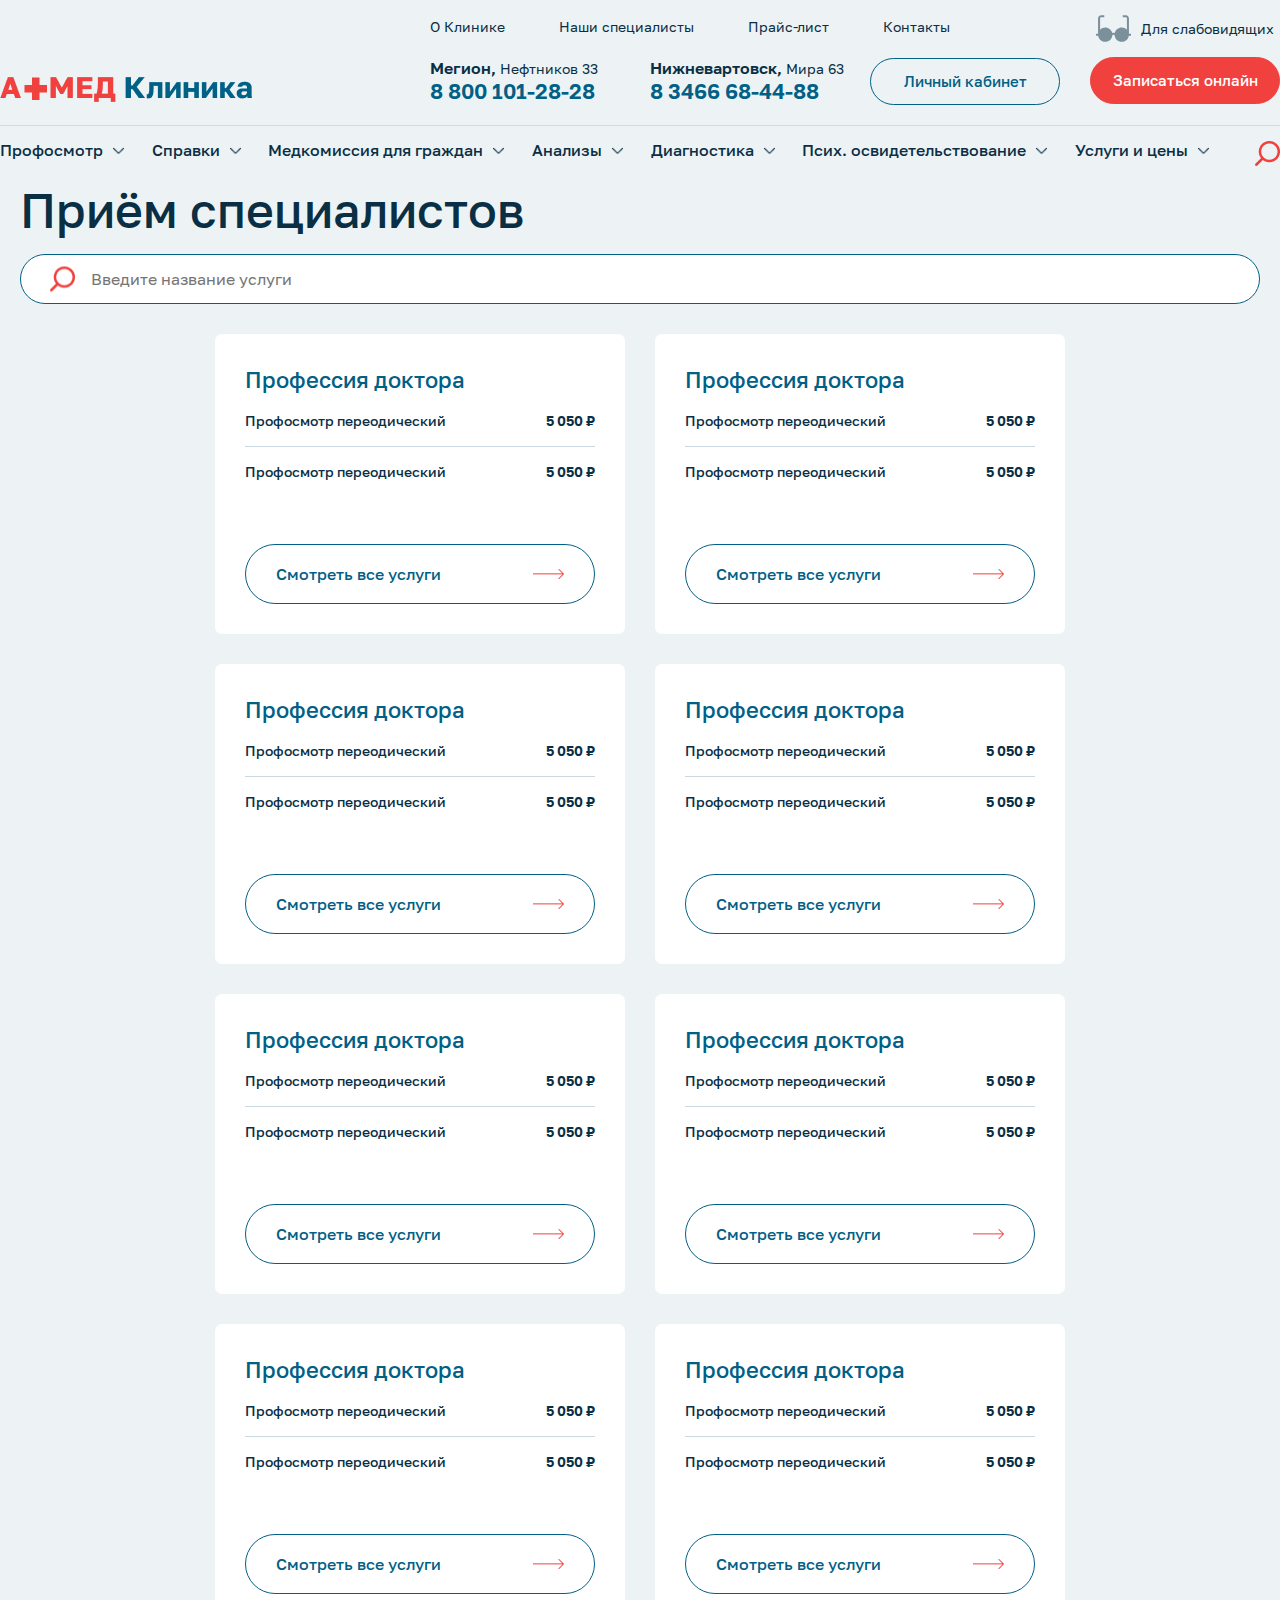
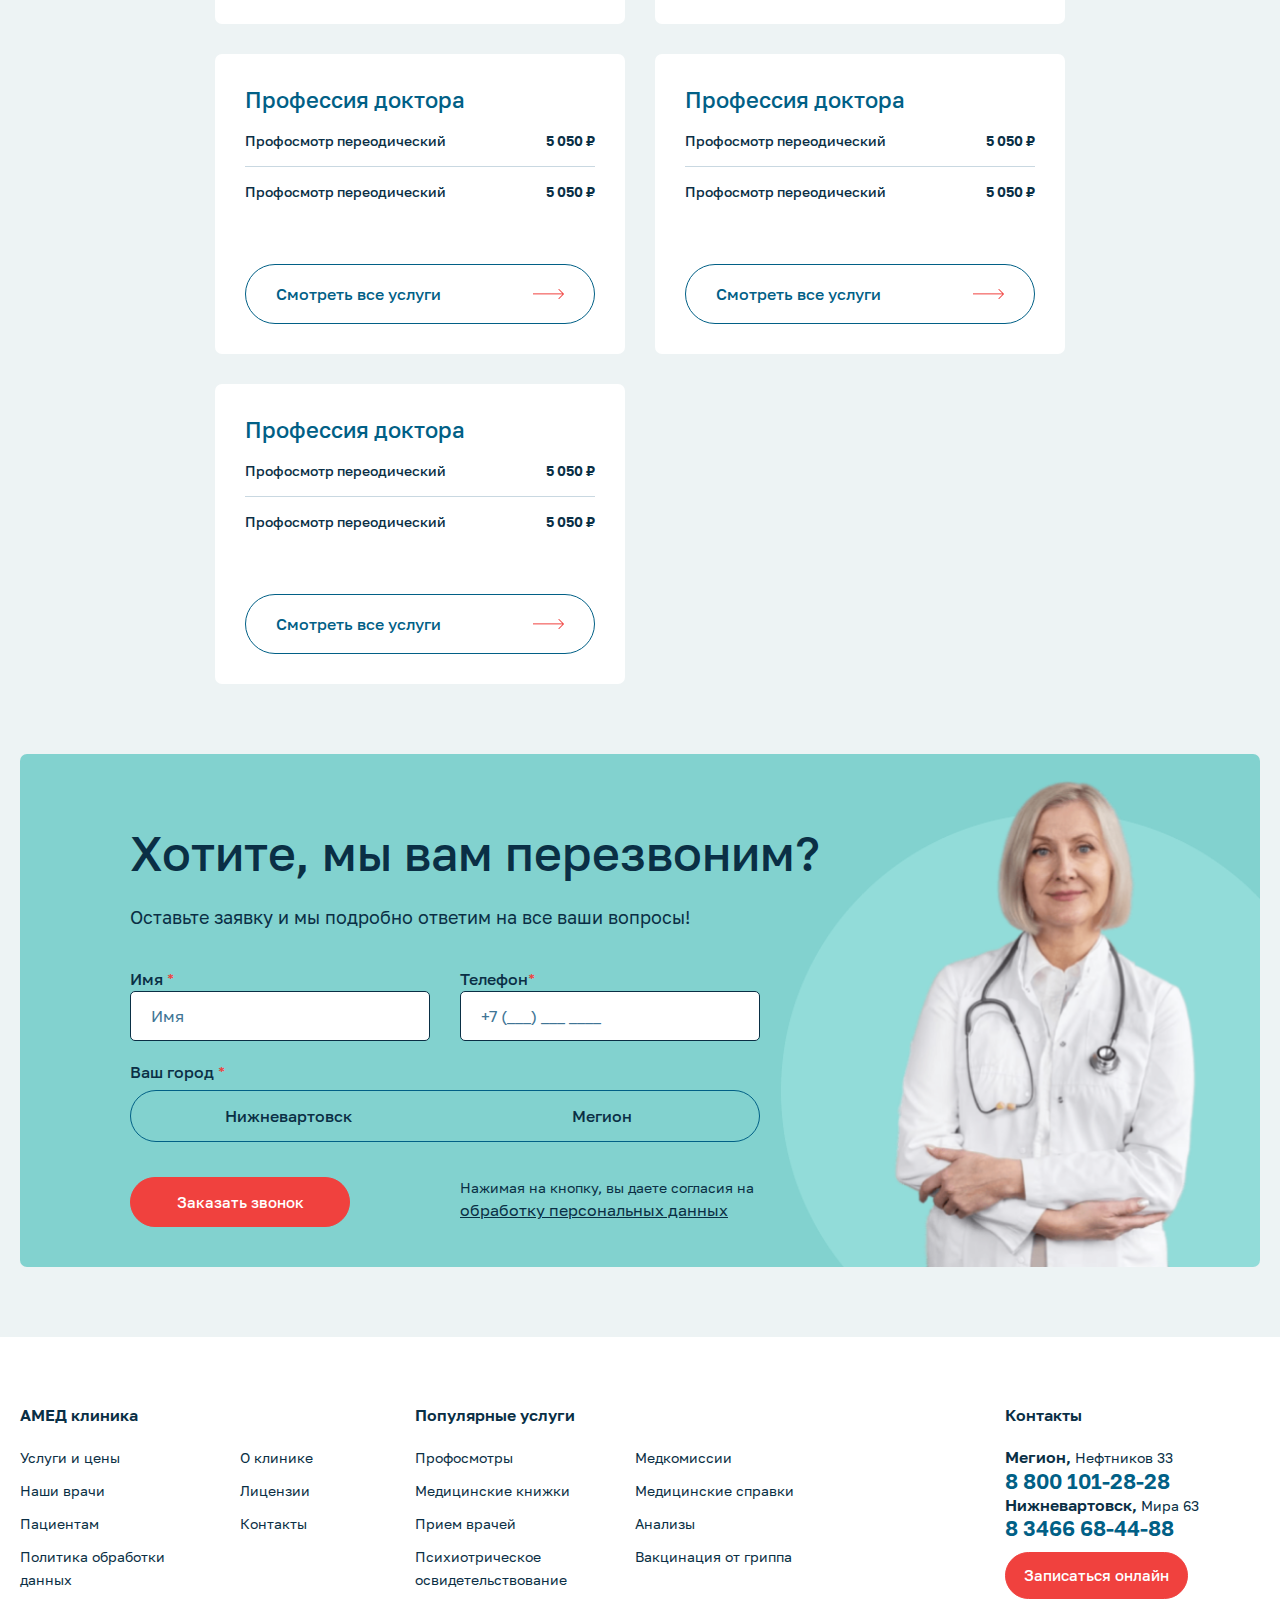
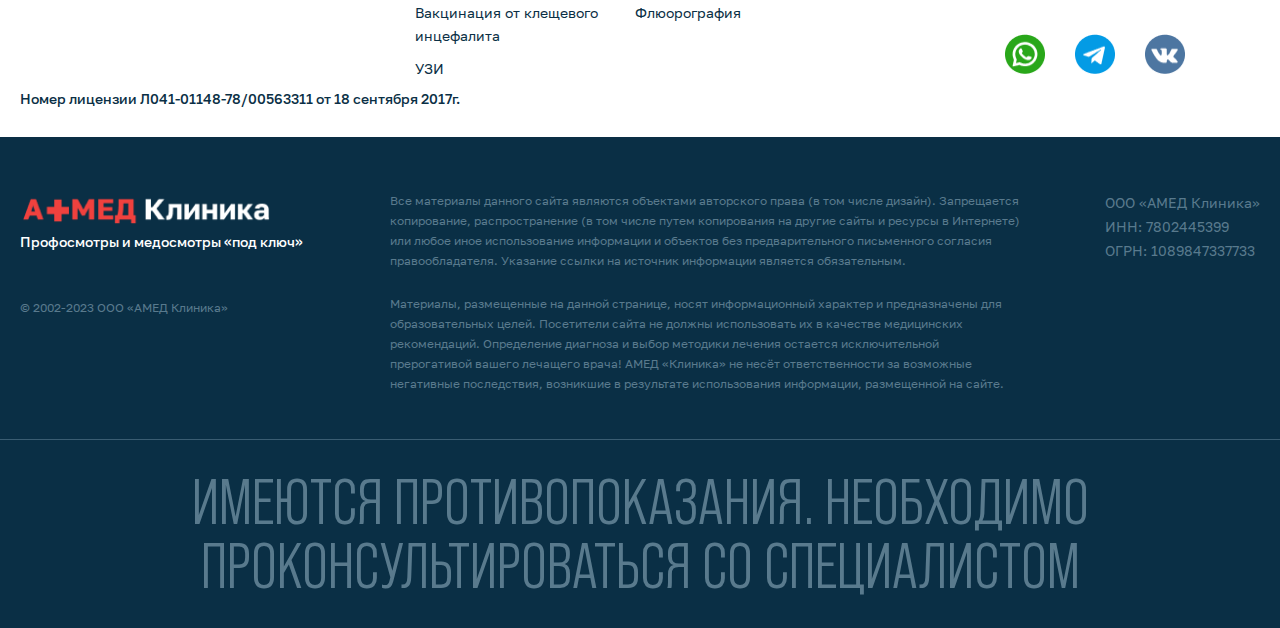
<file: sevicesSpecialists.html>
<!DOCTYPE html>
<html lang="ru">

<head>
    <meta charset="UTF-8">
    <meta name="viewport" content="width=device-width, initial-scale=1.0">
    <link rel="stylesheet" href="fonts/Golos.css">
    <link rel="stylesheet" href="fonts/bebas.css">
    <link rel="stylesheet" href="swiper-bundle.css">
    <link rel="stylesheet" href="styles.css">
    <link rel="stylesheet" href="invise.css">


    <title>Амед Клиника</title>
</head>


<body>
    <div class="page">

        <header class="header">
            <div class="header__desctop">
                <div class="header__top">
                    <div class="logo header__logo" alt="logo"></div>
                    <div class="header__right-container">
                        <div class="header__container">
                            <ul class="header__first-menu">
                                <li>
                                    <a href="#">О Клинике</a>
                                </li>
                                <li>
                                    <a href="#">Наши специалисты</a>
                                </li>
                                <li>
                                    <a href="#">Прайс-лист</a>
                                </li>
                                <li>
                                    <a href="#">Контакты</a>
                                </li>
                            </ul>
                            <div class="header__adress">
                                <div class="header__adress-container">
                                    <p class="header__adress-title">
                                        <span>Мегион,</span> Нефтников 33
                                    </p>
                                    <a href="tel: 88001012828" class="header__adress-phone">
                                        8 800 101-28-28
                                    </a>
                                </div>
                                <div class="header__adress-container">
                                    <p class="header__adress-title">
                                        <span>Нижневартовск,</span> Мира 63
                                    </p>
                                    <a href="tel: 83466684488" class="header__adress-phone">
                                        8 3466 68-44-88
                                    </a>
                                </div>
                                <button class="rec-btn login-btn" id="lk">
                                    Личный кабинет
                                </button>
                            </div>
                            <div class="login__container invisibility">
                                <ul>
                                    <li id="lk-list">
                                        <a href="#" id="lk-list">
                                            Для физических лиц
                                        </a>
                                    </li>
                                    <li id="lk-list">
                                        <a href="#" id="lk-list">
                                            Для орагнизаций
                                        </a>
                                    </li>
                                    <li id="lk-list">
                                        <a href="#" id="lk-list">
                                            Помощь по личному кабинету
                                        </a>
                                    </li>
                                </ul>
                            </div>
                        </div>
                        <div class="header__last-container">
                            <div class="header__visually-impaired-container">
                                <button class="header__visually-impaired-container_btn">
                                    <img src="images/Eye.svg" alt="Очки">
                                    <p>Для слабовидящих</p>
                                </button>
                                <button class="rec-btn" id="rec">
                                    Записаться онлайн
                                </button>
                            </div>
                        </div>
                    </div>
                </div>
                <div class="header__bottom">
                    <ul class="header__bottom-menu">
                        <li>
                            <a href="#">
                                <p>
                                    Профосмотр
                                </p>
                                <div></div>
                            </a>
                            <ul class="header__menu-second-floor">
                                <li>
                                    <a href="#">
                                        тест подстраиваем ширину под текст
                                    </a>
                                </li>
                                <li>
                                    <a href="#">
                                        тест
                                    </a>
                                </li>
                                <li>
                                    <a href="#">
                                        тест
                                    </a>
                                </li>
                                <li>
                                    <a href="#">
                                        тест
                                    </a>
                                </li>
                            </ul>
                        </li>
                        <li>
                            <a href="#">
                                <p>
                                    Справки
                                </p>
                                <div></div>
                            </a>
                            <ul class="header__menu-second-floor">
                                <li>
                                    <a href="#">
                                        тест подстраиваем ширину под текст
                                    </a>
                                </li>
                                <li>
                                    <a href="#">
                                        тест
                                    </a>
                                </li>
                                <li>
                                    <a href="#">
                                        тест
                                    </a>
                                </li>
                                <li>
                                    <a href="#">
                                        тест
                                    </a>
                                </li>
                            </ul>
                        </li>
                        <li>
                            <a href="#">
                                <p>
                                    Медкомиссия для граждан
                                </p>
                                <div></div>
                            </a>
                            <ul class="header__menu-second-floor">
                                <li>
                                    <a href="#">
                                        тест подстраиваем ширину под текст
                                    </a>
                                </li>
                                <li>
                                    <a href="#">
                                        тест
                                    </a>
                                </li>
                                <li>
                                    <a href="#">
                                        тест
                                    </a>
                                </li>
                                <li>
                                    <a href="#">
                                        тест
                                    </a>
                                </li>
                            </ul>
                        </li>
                        <li>
                            <a href="#">
                                <p>
                                    Анализы
                                </p>
                                <div></div>
                            </a>
                            <ul class="header__menu-second-floor">
                                <li>
                                    <a href="#">
                                        тест подстраиваем ширину под текст
                                    </a>
                                </li>
                                <li>
                                    <a href="#">
                                        тест
                                    </a>
                                </li>
                                <li>
                                    <a href="#">
                                        тест
                                    </a>
                                </li>
                                <li>
                                    <a href="#">
                                        тест
                                    </a>
                                </li>
                            </ul>
                        </li>
                        <li>
                            <a href="#">
                                <p>
                                    Диагностика
                                </p>
                                <div></div>
                            </a>
                            <ul class="header__menu-second-floor">
                                <li>
                                    <a href="#">
                                        тест подстраиваем ширину под текст
                                    </a>
                                </li>
                                <li>
                                    <a href="#">
                                        тест
                                    </a>
                                </li>
                                <li>
                                    <a href="#">
                                        тест
                                    </a>
                                </li>
                                <li>
                                    <a href="#">
                                        тест
                                    </a>
                                </li>
                            </ul>
                        </li>
                        <li>
                            <a href="#">
                                <p>
                                    Псих. освидетельствование
                                </p>
                                <div></div>
                            </a>
                            <ul class="header__menu-second-floor">
                                <li>
                                    <a href="#">
                                        тест подстраиваем ширину под текст
                                    </a>
                                </li>
                                <li>
                                    <a href="#">
                                        тест
                                    </a>
                                </li>
                                <li>
                                    <a href="#">
                                        тест
                                    </a>
                                </li>
                                <li>
                                    <a href="#">
                                        тест
                                    </a>
                                </li>
                            </ul>
                        </li>
                        <li>
                            <a href="#">
                                <p>
                                    Услуги и цены
                                </p>
                                <div></div>
                            </a>
                            <ul class="header__menu-second-floor">
                                <li>
                                    <a href="#">
                                        тест подстраиваем ширину под текст
                                    </a>
                                </li>
                                <li>
                                    <a href="#">
                                        тест
                                    </a>
                                </li>
                                <li>
                                    <a href="#">
                                        тест
                                    </a>
                                </li>
                                <li>
                                    <a href="#">
                                        тест
                                    </a>
                                </li>
                            </ul>
                        </li>
                    </ul>
                    <div class="search search-desctop" src="images/Search.png" alt="Search" id="search"></div>
                    <div class="search__input-container invisibility" id="search">
                        <input class="search__input" type="text" placeholder="Поиск по сайту" id="search">
                        <img class="search__clear-btn" src="images/Vector.svg" alt="" id="search">
                        <div class="search__container invisibility" id="search">
                            <ul id="search">
                                <li id="search">
                                    <a href="#" id="search">
                                        текст
                                    </a>
                                </li>
                                <li id="search">
                                    <a href="" id="search">
                                        текст
                                    </a>
                                </li>
                                <li id="search">
                                    <a href="" id="search">
                                        текст
                                    </a>
                                </li>
                            </ul>
                        </div>
                    </div>
                </div>
            </div>
            <div class="header-mobile">
                <div class="header-mobile__top-container">
                    <div class="header-mobile__menu-btn"></div>
                    <div class="logo header__logo header-mobile__logo" alt="logo"></div>
                    <div class="header-mobile__container">
                        <img src="images/ЛК.svg" alt="log" id="lk">
                        <img class="search search-mobile" src="images/Search.svg" alt="log" id="search">
                        <div class="search__input-container invisibility" id="search">
                            <input class="search__input" type="text" placeholder="Поиск по сайту" id="search">
                            <img class="search__clear-btn" src="images/Vector.svg" alt="" id="search">
                            <div class="search__container invisibility" id="search">
                                <ul id="search">
                                    <li id="search">
                                        <a href="#" id="search">
                                            текст
                                        </a>
                                    </li>
                                    <li id="search">
                                        <a href="" id="search">
                                            текст
                                        </a>
                                    </li>
                                    <li id="search">
                                        <a href="" id="search">
                                            текст
                                        </a>
                                    </li>
                                </ul>
                            </div>
                        </div>
                    </div>
                </div>
                <button class="rec-btn header-mobile__rec-btn" id="rec">
                    Записаться онлайн
                </button>
                <div class="login__container invisibility">
                    <ul>
                        <li id="lk-list">
                            <a href="#" id="lk-list">
                                Для физических лиц
                            </a>
                        </li>
                        <li id="lk-list">
                            <a href="#" id="lk-list">
                                Для орагнизаций
                            </a>
                        </li>
                        <li id="lk-list">
                            <a href="#" id="lk-list">
                                Помощь по личному кабинету
                            </a>
                        </li>
                    </ul>
                </div>
            </div>
            <div class="header__hidden-container">
                <div class="header__bottom">
                    <ul class="header__bottom-menu">
                        <li class="disabled">
                            <a href="#" id="firstMenu">
                                <p id="firstMenu">
                                    Профосмотр
                                </p>
                                <div id="firstMenu"></div>
                            </a>
                            <ul class="header__menu-second-floor">
                                <li>
                                    <a href="#">
                                        тест подстраиваем ширину под текст
                                    </a>
                                </li>
                                <li>
                                    <a href="#">
                                        тест
                                    </a>
                                </li>
                                <li>
                                    <a href="#">
                                        тест
                                    </a>
                                </li>
                                <li>
                                    <a href="#">
                                        тест
                                    </a>
                                </li>
                            </ul>
                        </li>
                        <li class="disabled">
                            <a href="#" id="firstMenu">
                                <p id="firstMenu">
                                    Справки
                                </p>
                                <div id="firstMenu"></div>
                            </a>
                            <ul class="header__menu-second-floor">
                                <li>
                                    <a href="#">
                                        тест подстраиваем ширину под текст
                                    </a>
                                </li>
                                <li>
                                    <a href="#">
                                        тест
                                    </a>
                                </li>
                                <li>
                                    <a href="#">
                                        тест
                                    </a>
                                </li>
                                <li>
                                    <a href="#">
                                        тест
                                    </a>
                                </li>
                            </ul>
                        </li>
                        <li class="disabled">
                            <a href="#" id="firstMenu">
                                <p id="firstMenu">
                                    Медкомиссия для граждан
                                </p>
                                <div id="firstMenu"></div>
                            </a>
                            <ul class="header__menu-second-floor">
                                <li>
                                    <a href="#">
                                        тест подстраиваем ширину под текст
                                    </a>
                                </li>
                                <li>
                                    <a href="#">
                                        тест
                                    </a>
                                </li>
                                <li>
                                    <a href="#">
                                        тест
                                    </a>
                                </li>
                                <li>
                                    <a href="#">
                                        тест
                                    </a>
                                </li>
                            </ul>
                        </li>
                        <li class="disabled">
                            <a href="#" id="firstMenu">
                                <p id="firstMenu">
                                    Анализы
                                </p>
                                <div id="firstMenu"></div>
                            </a>
                            <ul class="header__menu-second-floor">
                                <li>
                                    <a href="#">
                                        тест подстраиваем ширину под текст
                                    </a>
                                </li>
                                <li>
                                    <a href="#">
                                        тест
                                    </a>
                                </li>
                                <li>
                                    <a href="#">
                                        тест
                                    </a>
                                </li>
                                <li>
                                    <a href="#">
                                        тест
                                    </a>
                                </li>
                            </ul>
                        </li>
                        <li class="disabled">
                            <a href="#" id="firstMenu">
                                <p id="firstMenu">
                                    Диагностика
                                </p>
                                <div id="firstMenu"></div>
                            </a>
                            <ul class="header__menu-second-floor">
                                <li>
                                    <a href="#">
                                        тест подстраиваем ширину под текст
                                    </a>
                                </li>
                                <li>
                                    <a href="#">
                                        тест
                                    </a>
                                </li>
                                <li>
                                    <a href="#">
                                        тест
                                    </a>
                                </li>
                                <li>
                                    <a href="#">
                                        тест
                                    </a>
                                </li>
                            </ul>
                        </li>
                        <li class="disabled">
                            <a href="#" id="firstMenu">
                                <p id="firstMenu">
                                    Псих. освидетельствование
                                </p>
                                <div id="firstMenu"></div>
                            </a>
                            <ul class="header__menu-second-floor">
                                <li>
                                    <a href="#">
                                        тест подстраиваем ширину под текст
                                    </a>
                                </li>
                                <li>
                                    <a href="#">
                                        тест
                                    </a>
                                </li>
                                <li>
                                    <a href="#">
                                        тест
                                    </a>
                                </li>
                                <li>
                                    <a href="#">
                                        тест
                                    </a>
                                </li>
                            </ul>
                        </li>
                        <li class="disabled">
                            <a href="#" id="firstMenu">
                                <p id="firstMenu">
                                    Услуги и цены
                                </p>
                                <div id="firstMenu"></div>
                            </a>
                            <ul class="header__menu-second-floor">
                                <li>
                                    <a href="#">
                                        тест подстраиваем ширину под текст
                                    </a>
                                </li>
                                <li>
                                    <a href="#">
                                        тест
                                    </a>
                                </li>
                                <li>
                                    <a href="#">
                                        тест
                                    </a>
                                </li>
                                <li>
                                    <a href="#">
                                        тест
                                    </a>
                                </li>
                            </ul>
                        </li>
                    </ul>
                </div>
                <ul class="header__first-menu">
                    <li>
                        <a href="#">О Клинике</a>
                    </li>
                    <li>
                        <a href="#">Наши специалисты</a>
                    </li>
                    <li>
                        <a href="#">Прайс-лист</a>
                    </li>
                    <li>
                        <a href="#">Контакты</a>
                    </li>
                </ul>
                <div class="header__adress">
                    <div class="header__adress-container">
                        <p class="header__adress-title">
                            <span>Мегион,</span> Нефтников 33
                        </p>
                        <a href="tel: 88001012828" class="header__adress-phone">
                            8 800 101-28-28
                        </a>
                    </div>
                    <div class="header__adress-container">
                        <p class="header__adress-title">
                            <span>Нижневартовск,</span> Мира 63
                        </p>
                        <a href="tel: 83466684488" class="header__adress-phone">
                            8 3466 68-44-88
                        </a>
                    </div>
                </div>
            </div>
        </header>

        <section class="services specialists">
            <div class="services__container">
                <h2 class="services__title">
                    Приём специалистов
                </h2>
                <div class="services__search-container">
                    <div class="services__input-container analyzes__input-container">
                        <img src="images/Search.png" alt="search">
                        <input class="services__input" type="text" placeholder="Введите название услуги">
                    </div>
                </div>
            </div>
            <div class="services__grid-container">
                <div class="services__card specialists__card">
                    <a href="#">
                        <h3 class="services__card-title specialists__card-title">
                            Профессия доктора
                        </h3>
                    </a>
                    <ul class="services__list specialists__list">
                        <li>
                            <a href="#">Профосмотр переодический</a>
                            <span>5 050 ₽</span>
                        </li>
                        <li>
                            <a href="#">Профосмотр переодический</a>
                            <span>5 050 ₽</span>
                        </li>
                    </ul>
                    <a class="more-btn__link" href="#">
                        <button class="more-btn">
                            Смотреть все услуги
                            <img src="images/ArrowRight.png" alt="arrow">
                        </button>
                    </a>
                </div>
                <div class="services__card specialists__card">
                    <a href="#">
                        <h3 class="services__card-title specialists__card-title">
                            Профессия доктора
                        </h3>
                    </a>
                    <ul class="services__list specialists__list">
                        <li>
                            <a href="#">Профосмотр переодический</a>
                            <span>5 050 ₽</span>
                        </li>
                        <li>
                            <a href="#">Профосмотр переодический</a>
                            <span>5 050 ₽</span>
                        </li>
                    </ul>
                    <a class="more-btn__link" href="#">
                        <button class="more-btn">
                            Смотреть все услуги
                            <img src="images/ArrowRight.png" alt="arrow">
                        </button>
                    </a>
                </div>
                <div class="services__card specialists__card">
                    <a href="#">
                        <h3 class="services__card-title specialists__card-title">
                            Профессия доктора
                        </h3>
                    </a>
                    <ul class="services__list specialists__list">
                        <li>
                            <a href="#">Профосмотр переодический</a>
                            <span>5 050 ₽</span>
                        </li>
                        <li>
                            <a href="#">Профосмотр переодический</a>
                            <span>5 050 ₽</span>
                        </li>
                    </ul>
                    <a class="more-btn__link" href="#">
                        <button class="more-btn">
                            Смотреть все услуги
                            <img src="images/ArrowRight.png" alt="arrow">
                        </button>
                    </a>
                </div>
                <div class="services__card specialists__card">
                    <a href="#">
                        <h3 class="services__card-title specialists__card-title">
                            Профессия доктора
                        </h3>
                    </a>
                    <ul class="services__list specialists__list">
                        <li>
                            <a href="#">Профосмотр переодический</a>
                            <span>5 050 ₽</span>
                        </li>
                        <li>
                            <a href="#">Профосмотр переодический</a>
                            <span>5 050 ₽</span>
                        </li>
                    </ul>
                    <a class="more-btn__link" href="#">
                        <button class="more-btn">
                            Смотреть все услуги
                            <img src="images/ArrowRight.png" alt="arrow">
                        </button>
                    </a>
                </div>
                <div class="services__card specialists__card">
                    <a href="#">
                        <h3 class="services__card-title specialists__card-title">
                            Профессия доктора
                        </h3>
                    </a>
                    <ul class="services__list specialists__list">
                        <li>
                            <a href="#">Профосмотр переодический</a>
                            <span>5 050 ₽</span>
                        </li>
                        <li>
                            <a href="#">Профосмотр переодический</a>
                            <span>5 050 ₽</span>
                        </li>
                    </ul>
                    <a class="more-btn__link" href="#">
                        <button class="more-btn">
                            Смотреть все услуги
                            <img src="images/ArrowRight.png" alt="arrow">
                        </button>
                    </a>
                </div>
                <div class="services__card specialists__card">
                    <a href="#">
                        <h3 class="services__card-title specialists__card-title">
                            Профессия доктора
                        </h3>
                    </a>
                    <ul class="services__list specialists__list">
                        <li>
                            <a href="#">Профосмотр переодический</a>
                            <span>5 050 ₽</span>
                        </li>
                        <li>
                            <a href="#">Профосмотр переодический</a>
                            <span>5 050 ₽</span>
                        </li>
                    </ul>
                    <a class="more-btn__link" href="#">
                        <button class="more-btn">
                            Смотреть все услуги
                            <img src="images/ArrowRight.png" alt="arrow">
                        </button>
                    </a>
                </div>
                <div class="services__card specialists__card">
                    <a href="#">
                        <h3 class="services__card-title specialists__card-title">
                            Профессия доктора
                        </h3>
                    </a>
                    <ul class="services__list specialists__list">
                        <li>
                            <a href="#">Профосмотр переодический</a>
                            <span>5 050 ₽</span>
                        </li>
                        <li>
                            <a href="#">Профосмотр переодический</a>
                            <span>5 050 ₽</span>
                        </li>
                    </ul>
                    <a class="more-btn__link" href="#">
                        <button class="more-btn">
                            Смотреть все услуги
                            <img src="images/ArrowRight.png" alt="arrow">
                        </button>
                    </a>
                </div>
                <div class="services__card specialists__card">
                    <a href="#">
                        <h3 class="services__card-title specialists__card-title">
                            Профессия доктора
                        </h3>
                    </a>
                    <ul class="services__list specialists__list">
                        <li>
                            <a href="#">Профосмотр переодический</a>
                            <span>5 050 ₽</span>
                        </li>
                        <li>
                            <a href="#">Профосмотр переодический</a>
                            <span>5 050 ₽</span>
                        </li>
                    </ul>
                    <a class="more-btn__link" href="#">
                        <button class="more-btn">
                            Смотреть все услуги
                            <img src="images/ArrowRight.png" alt="arrow">
                        </button>
                    </a>
                </div>
                <div class="services__card specialists__card">
                    <a href="#">
                        <h3 class="services__card-title specialists__card-title">
                            Профессия доктора
                        </h3>
                    </a>
                    <ul class="services__list specialists__list">
                        <li>
                            <a href="#">Профосмотр переодический</a>
                            <span>5 050 ₽</span>
                        </li>
                        <li>
                            <a href="#">Профосмотр переодический</a>
                            <span>5 050 ₽</span>
                        </li>
                    </ul>
                    <a class="more-btn__link" href="#">
                        <button class="more-btn">
                            Смотреть все услуги
                            <img src="images/ArrowRight.png" alt="arrow">
                        </button>
                    </a>
                </div>
                <div class="services__card specialists__card">
                    <a href="#">
                        <h3 class="services__card-title specialists__card-title">
                            Профессия доктора
                        </h3>
                    </a>
                    <ul class="services__list specialists__list">
                        <li>
                            <a href="#">Профосмотр переодический</a>
                            <span>5 050 ₽</span>
                        </li>
                        <li>
                            <a href="#">Профосмотр переодический</a>
                            <span>5 050 ₽</span>
                        </li>
                    </ul>
                    <a class="more-btn__link" href="#">
                        <button class="more-btn">
                            Смотреть все услуги
                            <img src="images/ArrowRight.png" alt="arrow">
                        </button>
                    </a>
                </div>
                <div class="services__card specialists__card">
                    <a href="#">
                        <h3 class="services__card-title specialists__card-title">
                            Профессия доктора
                        </h3>
                    </a>
                    <ul class="services__list specialists__list">
                        <li>
                            <a href="#">Профосмотр переодический</a>
                            <span>5 050 ₽</span>
                        </li>
                        <li>
                            <a href="#">Профосмотр переодический</a>
                            <span>5 050 ₽</span>
                        </li>
                    </ul>
                    <a class="more-btn__link" href="#">
                        <button class="more-btn">
                            Смотреть все услуги
                            <img src="images/ArrowRight.png" alt="arrow">
                        </button>
                    </a>
                </div>


            </div>

            <div class="callback-baner">
                <h2 class="callback-baner__title">
                    Хотите, мы вам перезвоним?
                </h2>
                <p class="callback-baner__link-text">
                    Оставьте заявку и мы подробно ответим на все ваши вопросы!
                </p>
                <form class="popup-rec-online__form callback-baner__form">
                    <div class="popup-rec-online__name-container callback-baner__name-container">
                        <div class="popup-rec-online__name-input-container callback-baner__name-input-container">
                            <p class="popup-rec-online__input-title callback-baner__input-title">
                                Имя <span>*</span>
                            </p>
                            <input class="popup-rec-online__name callback-baner__name" type="text" placeholder="Имя"
                                name="name">
                            <span class="popup-rec-online__span callback-baner__span" id="name">
                                Обязательное поле для заполнения
                            </span>
                        </div>
                        <div
                            class="popup-rec-online__name-input-container popup-rec-online__name-input-container-tel callback-baner__name-input-container">
                            <p class="popup-rec-online__input-title callback-baner__input-title">
                                Телефон<span>*</span>
                            </p>
                            <input class="popup-rec-online__name popup-rec-online__tel callback-baner__name"
                                name="phone" type="text" placeholder="+7 (___) ___ ____">
                            <span class="popup-rec-online__span callback-baner__span" id="phone">
                                Обязательное поле для заполнения
                            </span>
                        </div>
                    </div>
                    <p class="popup-rec-online__title callback-baner__title">
                        Ваш город <span>*</span>
                    </p>
                    <div class="popup-rec-online__flex-container callback-baner__flex-container">
                        <div class="choice-filter-btn callback-baner__btn-choice">
                            <div class="choice-filter-btn__color invisibility"></div>
                            <p class="choice-filter-btn__title" id="nignevartovskBtn">
                                Нижневартовск
                            </p>
                            <p class="choice-filter-btn__title" id="megionBtn">
                                Мегион
                            </p>
                        </div>
                        <span class="popup-rec-online__span" id="callbackSpan">
                            Пожалуйста, выберите город
                        </span>
                    </div>
                    <div class="callback-baner__bottom-container">
                        <button class="rec-btn popup-rec-online__submit-btn callback-baner__submit-btn" type="submit">
                            Заказать звонок
                        </button>
                        <p class="callback-baner__bottom-text">
                            Нажимая на кнопку, вы даете согласия на
                            <a class="callback-baner__botom-link" href="#">обработку персональных данных</a>
                        </p>
                    </div>
                </form>
            </div>
        </section>



        <footer class="footer">
            <div class="footer__top-container">
                <div class="footer__elements-container">
                    <div class="footer__menu-container">
                        <div class="footer__element-container">
                            <h3>АМЕД клиника</h3>
                            <div class="footer__grid-container">
                                <ul>
                                    <li>
                                        <a href="#">Услуги и цены</a>
                                    </li>
                                    <li>
                                        <a href="#">О клинике</a>
                                    </li>
                                    <li>
                                        <a href="#">Наши врачи</a>
                                    </li>
                                    <li>
                                        <a href="#">Лицензии</a>
                                    </li>
                                    <li>
                                        <a href="#">Пациентам</a>
                                    </li>
                                    <li>
                                        <a href="#">Контакты</a>
                                    </li>
                                    <li>
                                        <a href="#">Политика обработки данных</a>
                                    </li>
                                </ul>
                            </div>
                        </div>
                        <div class="footer__element-container">
                            <h3>Популярные услуги</h3>
                            <div class="footer__grid-container">
                                <ul>
                                    <li>
                                        <a href="#">Профосмотры</a>
                                    </li>
                                    <li>
                                        <a href="#">Медкомиссии</a>
                                    </li>
                                    <li>
                                        <a href="#">Медицинские книжки</a>
                                    </li>
                                    <li>
                                        <a href="#">Медицинские справки</a>
                                    </li>
                                    <li>
                                        <a href="#">Прием врачей</a>
                                    </li>
                                    <li>
                                        <a href="#">Анализы</a>
                                    </li>
                                    <li>
                                        <a href="#">Психиотрическое освидетельствование</a>
                                    </li>
                                    <li>
                                        <a href="#">Вакцинация от гриппа</a>
                                    </li>
                                    <li>
                                        <a href="#">Вакцинация от клещевого инцефалита</a>
                                    </li>
                                    <li>
                                        <a href="#">Флюорография</a>
                                    </li>
                                    <li>
                                        <a href="#">УЗИ</a>
                                    </li>
                                </ul>
                            </div>
                        </div>
                    </div>
                    <div class="footer__element-container">
                        <h3>Контакты</h3>
                        <div class="header__adress-container">
                            <p class="header__adress-title">
                                <span>Мегион,</span> Нефтников 33
                            </p>
                            <a href="tel: 88001012828" class="header__adress-phone">
                                8 800 101-28-28
                            </a>
                        </div>
                        <div class="header__adress-container">
                            <p class="header__adress-title">
                                <span>Нижневартовск,</span> Мира 63
                            </p>
                            <a href="tel: 83466684488" class="header__adress-phone">
                                8 3466 68-44-88
                            </a>
                        </div>
                        <button class="rec-btn" id="rec">
                            Записаться онлайн
                        </button>
                        <div class="footer__link-container">
                            <a href="#"><img src="images/whatsapp.png" alt="link"></a>
                            <a href="#"><img src="images/telegram.png" alt="link"></a>
                            <a href="#"><img src="images/vk.png" alt="link"></a>
                        </div>
                    </div>
                </div>
                <h3 class="footer__licence-title">
                    Номер лицензии Л041-01148-78/00563311 от 18 сентября 2017г.
                </h3>
            </div>
            <div class="footer__bottom-container">
                <div class="footer__elements-container">
                    <div class="footer__element-container">
                        <a href="#"><img src="images/ЛоготипFotter.png" alt="#"></a>
                        <p>Профосмотры и медосмотры «под ключ»</p>
                        <span>© 2002-2023 ООО «АМЕД Клиника»</span>
                    </div>
                    <div class="footer__element-container">
                        <p>Все материалы данного сайта являются объектами авторского права (в том числе дизайн).
                            Запрещается копирование, распространение (в том числе путем копирования на другие сайты и
                            ресурсы в Интернете) или любое иное использование информации и объектов без предварительного
                            письменного согласия правообладателя. Указание ссылки на источник информации является
                            обязательным.</p><br>
                        <p>Материалы, размещенные на данной странице, носят информационный характер и предназначены для
                            образовательных целей. Посетители сайта не должны использовать их в качестве медицинских
                            рекомендаций. Определение диагноза и выбор методики лечения остается исключительной
                            прерогативой вашего лечащего врача! АМЕД «Клиника» не несёт ответственности за возможные
                            негативные последствия, возникшие в результате использования информации, размещенной на
                            сайте.</p>
                    </div>
                    <div class="footer__element-container">
                        <p>
                            ООО «АМЕД Клиника»
                        </p>
                        <p>
                            ИНН: 7802445399
                        </p>
                        <p>
                            ОГРН: 1089847337733
                        </p>
                    </div>
                </div>

            </div>
            <p class="footer__bottom-title">
                ИМЕЮТСЯ ПРОТИВОПОКАЗАНИЯ. НЕОБХОДИМО ПРОКОНСУЛЬТИРОВАТЬСЯ СО СПЕЦИАЛИСТОМ
            </p>
        </footer>

    </div>
    <div class="overlay overlayRecOnline" id="rec">
        <div class="popup popup-rec-online">
            <img class="popup-rec-online__close-btn" src="images/Vector.svg" alt="close">
            <div class="popup__container">
                <h3 class="popup__title">
                    Записаться онлайн
                </h3>
                <a class="popup__link-title">
                    Медкомиссия для ФМС
                </a>
                <form class="popup-rec-online__form">
                    <p class="popup-rec-online__title">
                        Выберите клинику: <span>*</span>
                    </p>
                    <div class="popup-rec-online__flex-container">
                        <div class="popup-rec-online__container" id="megionContainer">
                            <input type="radio" name="city" id="megion">
                            <label for="megion">
                                <div class="label__container label__container__checked">
                                    <p class="city__name">
                                        г. Мегион,
                                    </p>
                                    <p class="city__adress">
                                        Нефтников 33, 2 этаж
                                    </p>
                                </div>
                            </label>
                        </div>
                        <div class="popup-rec-online__container" id="nignevartovskContainer">
                            <input type="radio" name="city" id="nignevartovsk">
                            <label for="nignevartovsk">
                                <div class="label__container">
                                    <p class="city__name">
                                        г. Нижневартовск,
                                    </p>
                                    <p class="city__adress">
                                        Мира 63, 5 этаж
                                    </p>
                                </div>
                            </label>
                        </div>
                        <span class="popup-rec-online__span" id="citySpan">
                            Пожалуйста, выберите город
                        </span>
                    </div>
                    <p class="popup-rec-online__title">
                        Ваши данные
                    </p>
                    <div class="popup-rec-online__name-container">
                        <div class="popup-rec-online__name-input-container">
                            <p class="popup-rec-online__input-title ">
                                Ваше имя <span>*</span>
                            </p>
                            <input class="popup-rec-online__name" type="text" placeholder="Имя" name="name"
                                id="inputName">
                            <span class="popup-rec-online__span" id="name">
                                Обязательное поле для заполнения
                            </span>
                        </div>
                        <div class="popup-rec-online__name-input-container">
                            <p class="popup-rec-online__input-title">
                                Ваша фамилия
                            </p>
                            <input class="popup-rec-online__name popup-rec-online__surname" type="text"
                                placeholder="Фамилия">
                        </div>
                    </div>
                    <div class="popup-rec-online__name-input-container popup-rec-online__name-input-container-tel">
                        <p class="popup-rec-online__input-title">
                            Телефон для связи <span>*</span>
                        </p>
                        <input class="popup-rec-online__name popup-rec-online__tel" name="phone" type="text"
                            placeholder="+7 (___) ___ ____">
                        <span class="popup-rec-online__span" id="phone">
                            Обязательное поле для заполнения
                        </span>
                    </div>
                    <div class="popup-rec-online__name-input-container popup-rec-online__name-input-container-comment">
                        <p class="popup-rec-online__input-title">
                            Коментарий
                        </p>
                        <input class="popup-rec-online__name popup-rec-online__comment" type="text">
                    </div>
                    <button class="rec-btn popup-rec-online__submit-btn" type="submit">
                        Записаться
                    </button>
                </form>
            </div>
            <div class="popup-rec-online__bottom-container">
                <h3>
                    После отправки заявки с вами свяжется специалист
                </h3>
                <p>
                    Ваши данные в безопасности, согласно 152 ФЗ РФ. Отправляя данную форму, вы соглашаетесь с
                    политикой конфиденциальности персональных данных.
                </p>
            </div>
        </div>
    </div>
    <div class="overlay overlayRecOnline" id="app">
        <div class="popup popup-rec-online" id="appPopup">
            <img class="popup-rec-online__close-btn" src="images/Vector.svg" alt="close">
            <div class="popup__container">
                <h3 class="popup__title">
                    Оставить заявку на запись
                </h3>
                <a class="popup__link-title">
                    Медкомиссия для ФМС
                </a>
                <form class="popup-rec-online__form">
                    <p class="popup-rec-online__title">
                        Выберите клинику: <span>*</span>
                    </p>
                    <div class="popup-rec-online__flex-container">
                        <div class="popup-rec-online__container" id="megionContainer">
                            <input type="radio" name="city" id="megionOne">
                            <label for="megionOne">
                                <div class="label__container label__container__checked">
                                    <p class="city__name">
                                        г. Мегион,
                                    </p>
                                    <p class="city__adress">
                                        Нефтников 33, 2 этаж
                                    </p>
                                </div>
                            </label>
                        </div>
                        <div class="popup-rec-online__container" id="nignevartovskContainer">
                            <input type="radio" name="city" id="nignevartovskOne">
                            <label for="nignevartovskOne">
                                <div class="label__container">
                                    <p class="city__name">
                                        г. Нижневартовск,
                                    </p>
                                    <p class="city__adress">
                                        Мира 63, 5 этаж
                                    </p>
                                </div>
                            </label>
                        </div>
                        <span class="popup-rec-online__span" id="citySpan">
                            Пожалуйста, выберите город
                        </span>
                    </div>
                    <p class="popup-rec-online__title" style="margin: 30px 0 20px;">
                        Дата и время желаемого посещения:
                    </p>
                    <div class="popup-rec-online__name-container">
                        <div class="popup-rec-online__name-input-container">
                            <input class="popup-rec-online__name" type="date" name="data" id="inputDate">
                        </div>
                        <div class="popup-rec-online__name-input-container">
                            <select class="popup-rec-online__name" id="select">
                                <option>10:00</option>
                                <option>11:00</option>
                                <option>12:00</option>
                                <option>13:00</option>
                                <option>14:00</option>
                                <option>15:00</option>
                                <option>16:00</option>
                                <option>17:00</option>
                                <option>18:00</option>
                            </select>
                        </div>
                    </div>
                    <p class="popup-rec-online__input-title ">
                        <span>Внимание!</span> Дата и время является желаемым. Точное время для записи
                        вам сообщит специалист по звонку, после отправки заявки.
                    </p>
                    <p class="popup-rec-online__title">
                        Ваши данные
                    </p>
                    <div class="popup-rec-online__name-container">
                        <div class="popup-rec-online__name-input-container">
                            <p class="popup-rec-online__input-title ">
                                Ваше имя <span>*</span>
                            </p>
                            <input class="popup-rec-online__name" type="text" placeholder="Имя" name="name"
                                id="inputName">
                            <span class="popup-rec-online__span" id="name">
                                Обязательное поле для заполнения
                            </span>
                        </div>
                        <div class="popup-rec-online__name-input-container">
                            <p class="popup-rec-online__input-title">
                                Ваша фамилия
                            </p>
                            <input class="popup-rec-online__name popup-rec-online__surname" type="text"
                                placeholder="Фамилия">
                        </div>
                    </div>
                    <div class="popup-rec-online__name-input-container popup-rec-online__name-input-container-tel">
                        <p class="popup-rec-online__input-title">
                            Телефон для связи <span>*</span>
                        </p>
                        <input class="popup-rec-online__name popup-rec-online__tel" name="phone" type="text"
                            placeholder="+7 (___) ___ ____">
                        <span class="popup-rec-online__span" id="phone">
                            Обязательное поле для заполнения
                        </span>
                    </div>
                    <div class="popup-rec-online__name-input-container popup-rec-online__name-input-container-comment">
                        <p class="popup-rec-online__input-title">
                            Коментарий
                        </p>
                        <input class="popup-rec-online__name popup-rec-online__comment" type="text">
                    </div>
                    <button class="rec-btn popup-rec-online__submit-btn" type="submit">
                        Записаться
                    </button>
                </form>
            </div>
            <div class="popup-rec-online__bottom-container">
                <h3>
                    После отправки заявки с вами свяжется специалист
                </h3>
                <p>
                    Ваши данные в безопасности, согласно 152 ФЗ РФ. Отправляя данную форму, вы соглашаетесь с
                    политикой конфиденциальности персональных данных.
                </p>
            </div>
        </div>
    </div>
    <div class="overlay overlayImg">
        <div class="popupImg">
            <img class="popup-rec-online__close-btn" src="images/Vector.svg" alt="close">
            <div class="swiper__container" id="reviewsPhoto">
                <div class="swiper popupSwiper">
                    <div class="swiper-wrapper" data-swiper-autoplay="2000">

                    </div>
                </div>
                <div class="swiper__nav-container">
                    <div class="swiper-button-next popup-swiper-button-next"></div>
                    <div class="swiper-button-prev popup-swiper-button-prev"></div>
                </div>
            </div>
        </div>
    </div>
    <script src="swiped-events.js"></script>
    <script src="swiper-bundle.js"></script>
    <script src="script.js"></script>
</body>

</html>
</file>
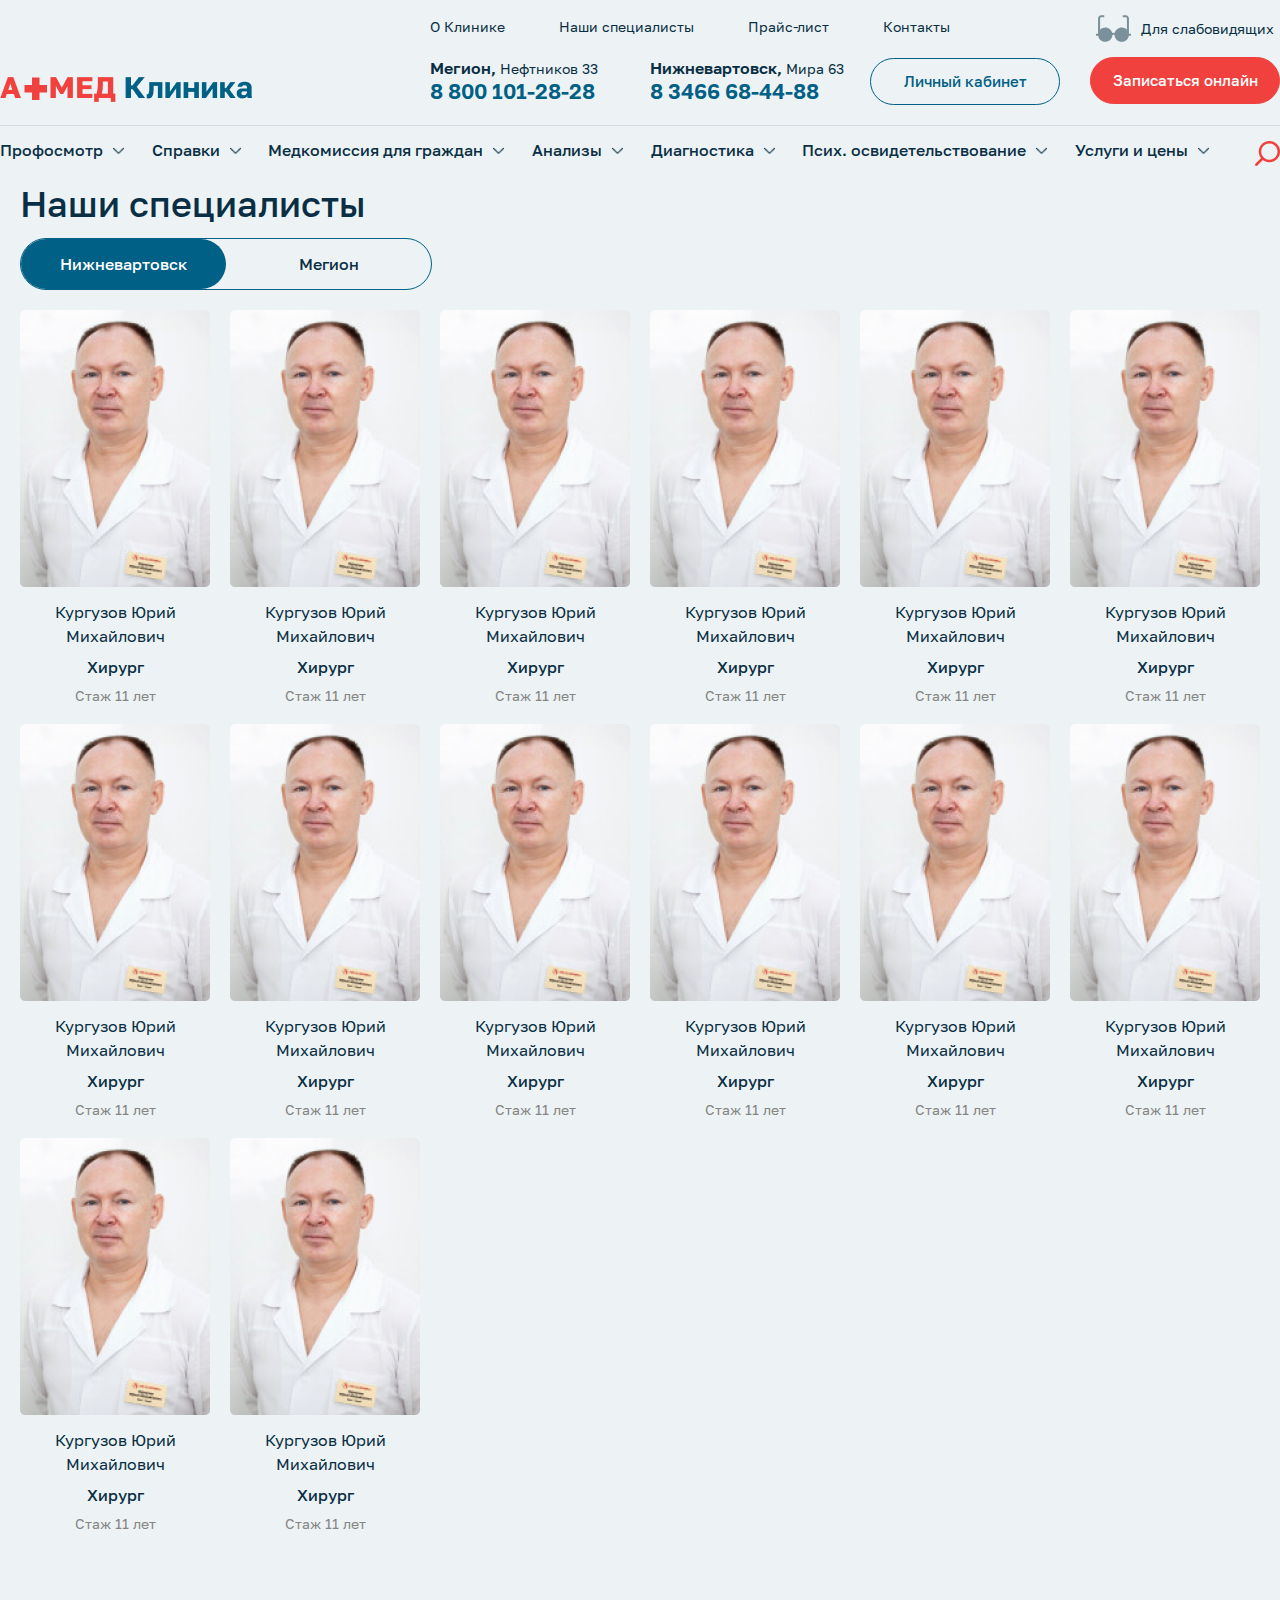
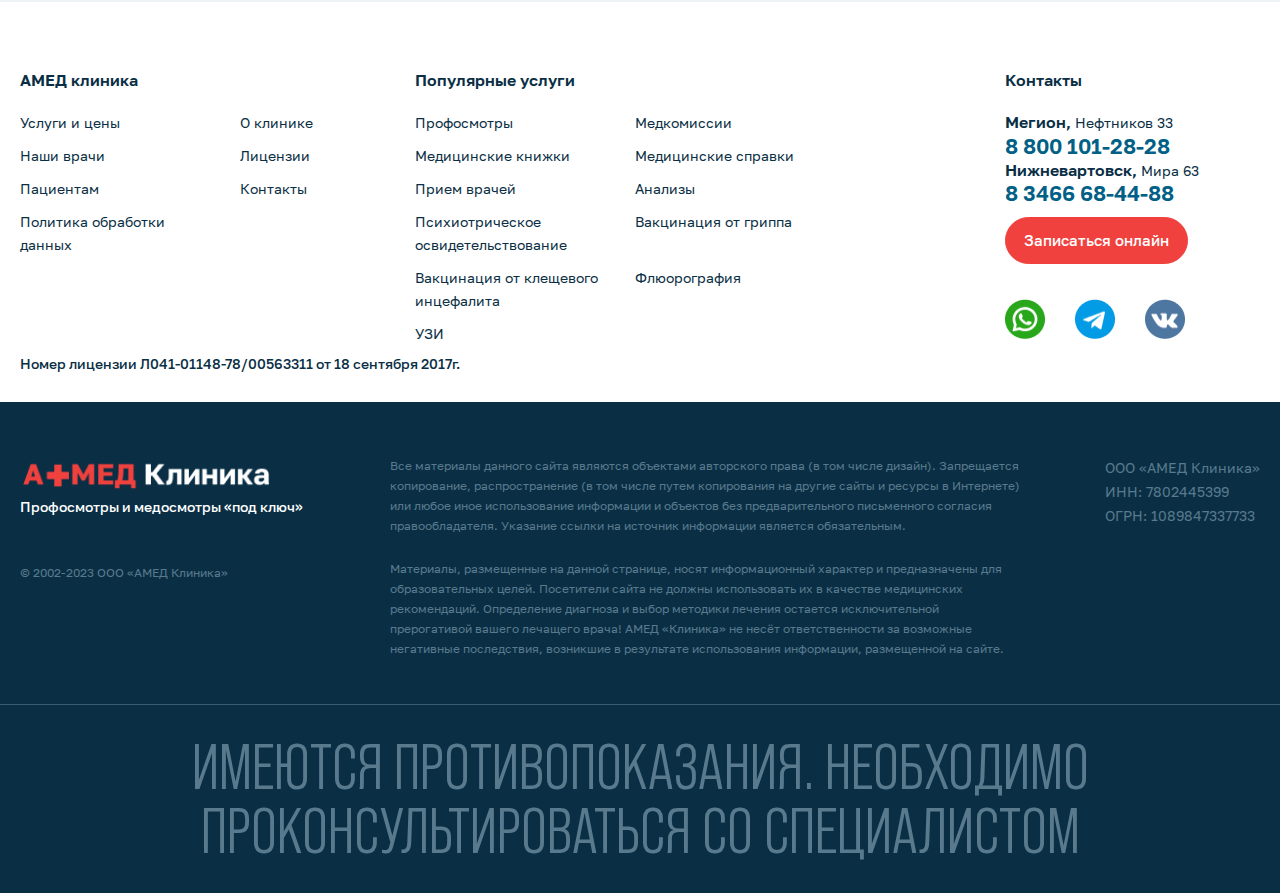
<file: specialists.html>
<!DOCTYPE html>
<html lang="ru">

<head>
    <meta charset="UTF-8">
    <meta name="viewport" content="width=device-width, initial-scale=1.0">
    <link rel="stylesheet" href="fonts/Golos.css">
    <link rel="stylesheet" href="fonts/bebas.css">
    <link rel="stylesheet" href="swiper-bundle.css">
    <link rel="stylesheet" href="styles.css">
    <link rel="stylesheet" href="invise.css">


    <title>Амед Клиника</title>
</head>


<body>
    <div class="page">

        <header class="header">
            <div class="header__desctop">
                <div class="header__top">
                    <div class="logo header__logo" alt="logo"></div>
                    <div class="header__right-container">
                        <div class="header__container">
                            <ul class="header__first-menu">
                                <li>
                                    <a href="#">О Клинике</a>
                                </li>
                                <li>
                                    <a href="#">Наши специалисты</a>
                                </li>
                                <li>
                                    <a href="#">Прайс-лист</a>
                                </li>
                                <li>
                                    <a href="#">Контакты</a>
                                </li>
                            </ul>
                            <div class="header__adress">
                                <div class="header__adress-container">
                                    <p class="header__adress-title">
                                        <span>Мегион,</span> Нефтников 33
                                    </p>
                                    <a href="tel: 88001012828" class="header__adress-phone">
                                        8 800 101-28-28
                                    </a>
                                </div>
                                <div class="header__adress-container">
                                    <p class="header__adress-title">
                                        <span>Нижневартовск,</span> Мира 63
                                    </p>
                                    <a href="tel: 83466684488" class="header__adress-phone">
                                        8 3466 68-44-88
                                    </a>
                                </div>
                                <button class="rec-btn login-btn" id="lk">
                                    Личный кабинет
                                </button>
                            </div>
                            <div class="login__container invisibility">
                                <ul>
                                    <li id="lk-list">
                                        <a href="#" id="lk-list">
                                            Для физических лиц
                                        </a>
                                    </li>
                                    <li id="lk-list">
                                        <a href="#" id="lk-list">
                                            Для орагнизаций
                                        </a>
                                    </li>
                                    <li id="lk-list">
                                        <a href="#" id="lk-list">
                                            Помощь по личному кабинету
                                        </a>
                                    </li>
                                </ul>
                            </div>
                        </div>
                        <div class="header__last-container">
                            <div class="header__visually-impaired-container">
                                <button class="header__visually-impaired-container_btn">
                                    <img src="images/Eye.svg" alt="Очки">
                                    <p>Для слабовидящих</p>
                                </button>
                                <button class="rec-btn" id="rec">
                                    Записаться онлайн
                                </button>
                            </div>
                        </div>
                    </div>
                </div>
                <div class="header__bottom">
                    <ul class="header__bottom-menu">
                        <li>
                            <a href="#">
                                <p>
                                    Профосмотр
                                </p>
                                <div></div>
                            </a>
                            <ul class="header__menu-second-floor">
                                <li>
                                    <a href="#">
                                        тест подстраиваем ширину под текст
                                    </a>
                                </li>
                                <li>
                                    <a href="#">
                                        тест
                                    </a>
                                </li>
                                <li>
                                    <a href="#">
                                        тест
                                    </a>
                                </li>
                                <li>
                                    <a href="#">
                                        тест
                                    </a>
                                </li>
                            </ul>
                        </li>
                        <li>
                            <a href="#">
                                <p>
                                    Справки
                                </p>
                                <div></div>
                            </a>
                            <ul class="header__menu-second-floor">
                                <li>
                                    <a href="#">
                                        тест подстраиваем ширину под текст
                                    </a>
                                </li>
                                <li>
                                    <a href="#">
                                        тест
                                    </a>
                                </li>
                                <li>
                                    <a href="#">
                                        тест
                                    </a>
                                </li>
                                <li>
                                    <a href="#">
                                        тест
                                    </a>
                                </li>
                            </ul>
                        </li>
                        <li>
                            <a href="#">
                                <p>
                                    Медкомиссия для граждан
                                </p>
                                <div></div>
                            </a>
                            <ul class="header__menu-second-floor">
                                <li>
                                    <a href="#">
                                        тест подстраиваем ширину под текст
                                    </a>
                                </li>
                                <li>
                                    <a href="#">
                                        тест
                                    </a>
                                </li>
                                <li>
                                    <a href="#">
                                        тест
                                    </a>
                                </li>
                                <li>
                                    <a href="#">
                                        тест
                                    </a>
                                </li>
                            </ul>
                        </li>
                        <li>
                            <a href="#">
                                <p>
                                    Анализы
                                </p>
                                <div></div>
                            </a>
                            <ul class="header__menu-second-floor">
                                <li>
                                    <a href="#">
                                        тест подстраиваем ширину под текст
                                    </a>
                                </li>
                                <li>
                                    <a href="#">
                                        тест
                                    </a>
                                </li>
                                <li>
                                    <a href="#">
                                        тест
                                    </a>
                                </li>
                                <li>
                                    <a href="#">
                                        тест
                                    </a>
                                </li>
                            </ul>
                        </li>
                        <li>
                            <a href="#">
                                <p>
                                    Диагностика
                                </p>
                                <div></div>
                            </a>
                            <ul class="header__menu-second-floor">
                                <li>
                                    <a href="#">
                                        тест подстраиваем ширину под текст
                                    </a>
                                </li>
                                <li>
                                    <a href="#">
                                        тест
                                    </a>
                                </li>
                                <li>
                                    <a href="#">
                                        тест
                                    </a>
                                </li>
                                <li>
                                    <a href="#">
                                        тест
                                    </a>
                                </li>
                            </ul>
                        </li>
                        <li>
                            <a href="#">
                                <p>
                                    Псих. освидетельствование
                                </p>
                                <div></div>
                            </a>
                            <ul class="header__menu-second-floor">
                                <li>
                                    <a href="#">
                                        тест подстраиваем ширину под текст
                                    </a>
                                </li>
                                <li>
                                    <a href="#">
                                        тест
                                    </a>
                                </li>
                                <li>
                                    <a href="#">
                                        тест
                                    </a>
                                </li>
                                <li>
                                    <a href="#">
                                        тест
                                    </a>
                                </li>
                            </ul>
                        </li>
                        <li>
                            <a href="#">
                                <p>
                                    Услуги и цены
                                </p>
                                <div></div>
                            </a>
                            <ul class="header__menu-second-floor">
                                <li>
                                    <a href="#">
                                        тест подстраиваем ширину под текст
                                    </a>
                                </li>
                                <li>
                                    <a href="#">
                                        тест
                                    </a>
                                </li>
                                <li>
                                    <a href="#">
                                        тест
                                    </a>
                                </li>
                                <li>
                                    <a href="#">
                                        тест
                                    </a>
                                </li>
                            </ul>
                        </li>
                    </ul>
                    <div class="search search-desctop" src="images/Search.png" alt="Search" id="search"></div>
                    <div class="search__input-container invisibility" id="search">
                        <input class="search__input" type="text" placeholder="Поиск по сайту" id="search">
                        <img class="search__clear-btn" src="images/Vector.svg" alt="" id="search">
                        <div class="search__container invisibility" id="search">
                            <ul id="search">
                                <li id="search">
                                    <a href="#" id="search">
                                        текст
                                    </a>
                                </li>
                                <li id="search">
                                    <a href="" id="search">
                                        текст
                                    </a>
                                </li>
                                <li id="search">
                                    <a href="" id="search">
                                        текст
                                    </a>
                                </li>
                            </ul>
                        </div>
                    </div>
                </div>
            </div>
            <div class="header-mobile">
                <div class="header-mobile__top-container">
                    <div class="header-mobile__menu-btn"></div>
                    <div class="logo header__logo header-mobile__logo" alt="logo"></div>
                    <div class="header-mobile__container">
                        <img src="images/ЛК.svg" alt="log" id="lk">
                        <img class="search search-mobile" src="images/Search.svg" alt="log" id="search">
                        <div class="search__input-container invisibility" id="search">
                            <input class="search__input" type="text" placeholder="Поиск по сайту" id="search">
                            <img class="search__clear-btn" src="images/Vector.svg" alt="" id="search">
                            <div class="search__container invisibility" id="search">
                                <ul id="search">
                                    <li id="search">
                                        <a href="#" id="search">
                                            текст
                                        </a>
                                    </li>
                                    <li id="search">
                                        <a href="" id="search">
                                            текст
                                        </a>
                                    </li>
                                    <li id="search">
                                        <a href="" id="search">
                                            текст
                                        </a>
                                    </li>
                                </ul>
                            </div>
                        </div>
                    </div>
                </div>
                <button class="rec-btn header-mobile__rec-btn" id="rec">
                    Записаться онлайн
                </button>
                <div class="login__container invisibility">
                    <ul>
                        <li id="lk-list">
                            <a href="#" id="lk-list">
                                Для физических лиц
                            </a>
                        </li>
                        <li id="lk-list">
                            <a href="#" id="lk-list">
                                Для орагнизаций
                            </a>
                        </li>
                        <li id="lk-list">
                            <a href="#" id="lk-list">
                                Помощь по личному кабинету
                            </a>
                        </li>
                    </ul>
                </div>
            </div>
            <div class="header__hidden-container">
                <div class="header__bottom">
                    <ul class="header__bottom-menu">
                        <li class="disabled">
                            <a href="#" id="firstMenu">
                                <p id="firstMenu">
                                    Профосмотр
                                </p>
                                <div id="firstMenu"></div>
                            </a>
                            <ul class="header__menu-second-floor">
                                <li>
                                    <a href="#">
                                        тест подстраиваем ширину под текст
                                    </a>
                                </li>
                                <li>
                                    <a href="#">
                                        тест
                                    </a>
                                </li>
                                <li>
                                    <a href="#">
                                        тест
                                    </a>
                                </li>
                                <li>
                                    <a href="#">
                                        тест
                                    </a>
                                </li>
                            </ul>
                        </li>
                        <li class="disabled">
                            <a href="#" id="firstMenu">
                                <p id="firstMenu">
                                    Справки
                                </p>
                                <div id="firstMenu"></div>
                            </a>
                            <ul class="header__menu-second-floor">
                                <li>
                                    <a href="#">
                                        тест подстраиваем ширину под текст
                                    </a>
                                </li>
                                <li>
                                    <a href="#">
                                        тест
                                    </a>
                                </li>
                                <li>
                                    <a href="#">
                                        тест
                                    </a>
                                </li>
                                <li>
                                    <a href="#">
                                        тест
                                    </a>
                                </li>
                            </ul>
                        </li>
                        <li class="disabled">
                            <a href="#" id="firstMenu">
                                <p id="firstMenu">
                                    Медкомиссия для граждан
                                </p>
                                <div id="firstMenu"></div>
                            </a>
                            <ul class="header__menu-second-floor">
                                <li>
                                    <a href="#">
                                        тест подстраиваем ширину под текст
                                    </a>
                                </li>
                                <li>
                                    <a href="#">
                                        тест
                                    </a>
                                </li>
                                <li>
                                    <a href="#">
                                        тест
                                    </a>
                                </li>
                                <li>
                                    <a href="#">
                                        тест
                                    </a>
                                </li>
                            </ul>
                        </li>
                        <li class="disabled">
                            <a href="#" id="firstMenu">
                                <p id="firstMenu">
                                    Анализы
                                </p>
                                <div id="firstMenu"></div>
                            </a>
                            <ul class="header__menu-second-floor">
                                <li>
                                    <a href="#">
                                        тест подстраиваем ширину под текст
                                    </a>
                                </li>
                                <li>
                                    <a href="#">
                                        тест
                                    </a>
                                </li>
                                <li>
                                    <a href="#">
                                        тест
                                    </a>
                                </li>
                                <li>
                                    <a href="#">
                                        тест
                                    </a>
                                </li>
                            </ul>
                        </li>
                        <li class="disabled">
                            <a href="#" id="firstMenu">
                                <p id="firstMenu">
                                    Диагностика
                                </p>
                                <div id="firstMenu"></div>
                            </a>
                            <ul class="header__menu-second-floor">
                                <li>
                                    <a href="#">
                                        тест подстраиваем ширину под текст
                                    </a>
                                </li>
                                <li>
                                    <a href="#">
                                        тест
                                    </a>
                                </li>
                                <li>
                                    <a href="#">
                                        тест
                                    </a>
                                </li>
                                <li>
                                    <a href="#">
                                        тест
                                    </a>
                                </li>
                            </ul>
                        </li>
                        <li class="disabled">
                            <a href="#" id="firstMenu">
                                <p id="firstMenu">
                                    Псих. освидетельствование
                                </p>
                                <div id="firstMenu"></div>
                            </a>
                            <ul class="header__menu-second-floor">
                                <li>
                                    <a href="#">
                                        тест подстраиваем ширину под текст
                                    </a>
                                </li>
                                <li>
                                    <a href="#">
                                        тест
                                    </a>
                                </li>
                                <li>
                                    <a href="#">
                                        тест
                                    </a>
                                </li>
                                <li>
                                    <a href="#">
                                        тест
                                    </a>
                                </li>
                            </ul>
                        </li>
                        <li class="disabled">
                            <a href="#" id="firstMenu">
                                <p id="firstMenu">
                                    Услуги и цены
                                </p>
                                <div id="firstMenu"></div>
                            </a>
                            <ul class="header__menu-second-floor">
                                <li>
                                    <a href="#">
                                        тест подстраиваем ширину под текст
                                    </a>
                                </li>
                                <li>
                                    <a href="#">
                                        тест
                                    </a>
                                </li>
                                <li>
                                    <a href="#">
                                        тест
                                    </a>
                                </li>
                                <li>
                                    <a href="#">
                                        тест
                                    </a>
                                </li>
                            </ul>
                        </li>
                    </ul>
                </div>
                <ul class="header__first-menu">
                    <li>
                        <a href="#">О Клинике</a>
                    </li>
                    <li>
                        <a href="#">Наши специалисты</a>
                    </li>
                    <li>
                        <a href="#">Прайс-лист</a>
                    </li>
                    <li>
                        <a href="#">Контакты</a>
                    </li>
                </ul>
                <div class="header__adress">
                    <div class="header__adress-container">
                        <p class="header__adress-title">
                            <span>Мегион,</span> Нефтников 33
                        </p>
                        <a href="tel: 88001012828" class="header__adress-phone">
                            8 800 101-28-28
                        </a>
                    </div>
                    <div class="header__adress-container">
                        <p class="header__adress-title">
                            <span>Нижневартовск,</span> Мира 63
                        </p>
                        <a href="tel: 83466684488" class="header__adress-phone">
                            8 3466 68-44-88
                        </a>
                    </div>
                </div>
            </div>
        </header>

        <section class="fmc holestirin specialistPeople">
            <div class="fmc__box">
                <h2>
                    Наши специалисты
                </h2>
                <div class="fmc__container">
                    <div class="fmc__first-container">
                        <div class="choice-filter-btn specialistPeople__btn-choice">
                            <div class="choice-filter-btn__color"></div>
                            <p class="choice-filter-btn__title choice-filter-btn__title-color">
                                Нижневартовск
                            </p>
                            <p class="choice-filter-btn__title">
                                Мегион
                            </p>
                        </div>

                        <div class="specialistPeople__grid-container" id="nignevartovskDoctors">
                            <div class="docs__card">
                                <img class="docs__image" src="images/Docs Foto/Фото.png" alt="Doctor">
                                <h3 class="docs__name">
                                    Кургузов Юрий Михайлович
                                </h3>
                                <p class="docs__prof">
                                    Хирург
                                </p>
                                <p class="docs__skill">
                                    Стаж 11 лет
                                </p>
                            </div>
                            <div class="docs__card">
                                <img class="docs__image" src="images/Docs Foto/Фото.png" alt="Doctor">
                                <h3 class="docs__name">
                                    Кургузов Юрий Михайлович
                                </h3>
                                <p class="docs__prof">
                                    Хирург
                                </p>
                                <p class="docs__skill">
                                    Стаж 11 лет
                                </p>
                            </div>
                            <div class="docs__card">
                                <img class="docs__image" src="images/Docs Foto/Фото.png" alt="Doctor">
                                <h3 class="docs__name">
                                    Кургузов Юрий Михайлович
                                </h3>
                                <p class="docs__prof">
                                    Хирург
                                </p>
                                <p class="docs__skill">
                                    Стаж 11 лет
                                </p>
                            </div>
                            <div class="docs__card">
                                <img class="docs__image" src="images/Docs Foto/Фото.png" alt="Doctor">
                                <h3 class="docs__name">
                                    Кургузов Юрий Михайлович
                                </h3>
                                <p class="docs__prof">
                                    Хирург
                                </p>
                                <p class="docs__skill">
                                    Стаж 11 лет
                                </p>
                            </div>
                            <div class="docs__card">
                                <img class="docs__image" src="images/Docs Foto/Фото.png" alt="Doctor">
                                <h3 class="docs__name">
                                    Кургузов Юрий Михайлович
                                </h3>
                                <p class="docs__prof">
                                    Хирург
                                </p>
                                <p class="docs__skill">
                                    Стаж 11 лет
                                </p>
                            </div>
                            <div class="docs__card">
                                <img class="docs__image" src="images/Docs Foto/Фото.png" alt="Doctor">
                                <h3 class="docs__name">
                                    Кургузов Юрий Михайлович
                                </h3>
                                <p class="docs__prof">
                                    Хирург
                                </p>
                                <p class="docs__skill">
                                    Стаж 11 лет
                                </p>
                            </div>
                            <div class="docs__card">
                                <img class="docs__image" src="images/Docs Foto/Фото.png" alt="Doctor">
                                <h3 class="docs__name">
                                    Кургузов Юрий Михайлович
                                </h3>
                                <p class="docs__prof">
                                    Хирург
                                </p>
                                <p class="docs__skill">
                                    Стаж 11 лет
                                </p>
                            </div>
                            <div class="docs__card">
                                <img class="docs__image" src="images/Docs Foto/Фото.png" alt="Doctor">
                                <h3 class="docs__name">
                                    Кургузов Юрий Михайлович
                                </h3>
                                <p class="docs__prof">
                                    Хирург
                                </p>
                                <p class="docs__skill">
                                    Стаж 11 лет
                                </p>
                            </div>
                            <div class="docs__card">
                                <img class="docs__image" src="images/Docs Foto/Фото.png" alt="Doctor">
                                <h3 class="docs__name">
                                    Кургузов Юрий Михайлович
                                </h3>
                                <p class="docs__prof">
                                    Хирург
                                </p>
                                <p class="docs__skill">
                                    Стаж 11 лет
                                </p>
                            </div>
                            <div class="docs__card">
                                <img class="docs__image" src="images/Docs Foto/Фото.png" alt="Doctor">
                                <h3 class="docs__name">
                                    Кургузов Юрий Михайлович
                                </h3>
                                <p class="docs__prof">
                                    Хирург
                                </p>
                                <p class="docs__skill">
                                    Стаж 11 лет
                                </p>
                            </div>
                            <div class="docs__card">
                                <img class="docs__image" src="images/Docs Foto/Фото.png" alt="Doctor">
                                <h3 class="docs__name">
                                    Кургузов Юрий Михайлович
                                </h3>
                                <p class="docs__prof">
                                    Хирург
                                </p>
                                <p class="docs__skill">
                                    Стаж 11 лет
                                </p>
                            </div>
                            <div class="docs__card">
                                <img class="docs__image" src="images/Docs Foto/Фото.png" alt="Doctor">
                                <h3 class="docs__name">
                                    Кургузов Юрий Михайлович
                                </h3>
                                <p class="docs__prof">
                                    Хирург
                                </p>
                                <p class="docs__skill">
                                    Стаж 11 лет
                                </p>
                            </div>
                            <div class="docs__card">
                                <img class="docs__image" src="images/Docs Foto/Фото.png" alt="Doctor">
                                <h3 class="docs__name">
                                    Кургузов Юрий Михайлович
                                </h3>
                                <p class="docs__prof">
                                    Хирург
                                </p>
                                <p class="docs__skill">
                                    Стаж 11 лет
                                </p>
                            </div>
                            <div class="docs__card">
                                <img class="docs__image" src="images/Docs Foto/Фото.png" alt="Doctor">
                                <h3 class="docs__name">
                                    Кургузов Юрий Михайлович
                                </h3>
                                <p class="docs__prof">
                                    Хирург
                                </p>
                                <p class="docs__skill">
                                    Стаж 11 лет
                                </p>
                            </div>
                        </div>
                        <div class="specialistPeople__grid-container invisibility" id="megionDoctors">
                            <div class="docs__card">
                                <img class="docs__image" src="images/Docs Foto/Фото.png" alt="Doctor">
                                <h3 class="docs__name">
                                    Другой Другой Другой Другой
                                </h3>
                                <p class="docs__prof">
                                    Хирург
                                </p>
                                <p class="docs__skill">
                                    Стаж 11 лет
                                </p>
                            </div>
                            <div class="docs__card">
                                <img class="docs__image" src="images/Docs Foto/Фото.png" alt="Doctor">
                                <h3 class="docs__name">
                                    Кургузов Юрий Михайлович
                                </h3>
                                <p class="docs__prof">
                                    Хирург
                                </p>
                                <p class="docs__skill">
                                    Стаж 11 лет
                                </p>
                            </div>
                            <div class="docs__card">
                                <img class="docs__image" src="images/Docs Foto/Фото.png" alt="Doctor">
                                <h3 class="docs__name">
                                    Кургузов Юрий Михайлович
                                </h3>
                                <p class="docs__prof">
                                    Хирург
                                </p>
                                <p class="docs__skill">
                                    Стаж 11 лет
                                </p>
                            </div>
                            <div class="docs__card">
                                <img class="docs__image" src="images/Docs Foto/Фото.png" alt="Doctor">
                                <h3 class="docs__name">
                                    Кургузов Юрий Михайлович
                                </h3>
                                <p class="docs__prof">
                                    Хирург
                                </p>
                                <p class="docs__skill">
                                    Стаж 11 лет
                                </p>
                            </div>
                            <div class="docs__card">
                                <img class="docs__image" src="images/Docs Foto/Фото.png" alt="Doctor">
                                <h3 class="docs__name">
                                    Кургузов Юрий Михайлович
                                </h3>
                                <p class="docs__prof">
                                    Хирург
                                </p>
                                <p class="docs__skill">
                                    Стаж 11 лет
                                </p>
                            </div>
                            <div class="docs__card">
                                <img class="docs__image" src="images/Docs Foto/Фото.png" alt="Doctor">
                                <h3 class="docs__name">
                                    Кургузов Юрий Михайлович
                                </h3>
                                <p class="docs__prof">
                                    Хирург
                                </p>
                                <p class="docs__skill">
                                    Стаж 11 лет
                                </p>
                            </div>
                            <div class="docs__card">
                                <img class="docs__image" src="images/Docs Foto/Фото.png" alt="Doctor">
                                <h3 class="docs__name">
                                    Кургузов Юрий Михайлович
                                </h3>
                                <p class="docs__prof">
                                    Хирург
                                </p>
                                <p class="docs__skill">
                                    Стаж 11 лет
                                </p>
                            </div>
                            <div class="docs__card">
                                <img class="docs__image" src="images/Docs Foto/Фото.png" alt="Doctor">
                                <h3 class="docs__name">
                                    Кургузов Юрий Михайлович
                                </h3>
                                <p class="docs__prof">
                                    Хирург
                                </p>
                                <p class="docs__skill">
                                    Стаж 11 лет
                                </p>
                            </div>
                            <div class="docs__card">
                                <img class="docs__image" src="images/Docs Foto/Фото.png" alt="Doctor">
                                <h3 class="docs__name">
                                    Кургузов Юрий Михайлович
                                </h3>
                                <p class="docs__prof">
                                    Хирург
                                </p>
                                <p class="docs__skill">
                                    Стаж 11 лет
                                </p>
                            </div>
                            <div class="docs__card">
                                <img class="docs__image" src="images/Docs Foto/Фото.png" alt="Doctor">
                                <h3 class="docs__name">
                                    Кургузов Юрий Михайлович
                                </h3>
                                <p class="docs__prof">
                                    Хирург
                                </p>
                                <p class="docs__skill">
                                    Стаж 11 лет
                                </p>
                            </div>
                            <div class="docs__card">
                                <img class="docs__image" src="images/Docs Foto/Фото.png" alt="Doctor">
                                <h3 class="docs__name">
                                    Кургузов Юрий Михайлович
                                </h3>
                                <p class="docs__prof">
                                    Хирург
                                </p>
                                <p class="docs__skill">
                                    Стаж 11 лет
                                </p>
                            </div>
                            <div class="docs__card">
                                <img class="docs__image" src="images/Docs Foto/Фото.png" alt="Doctor">
                                <h3 class="docs__name">
                                    Кургузов Юрий Михайлович
                                </h3>
                                <p class="docs__prof">
                                    Хирург
                                </p>
                                <p class="docs__skill">
                                    Стаж 11 лет
                                </p>
                            </div>
                            <div class="docs__card">
                                <img class="docs__image" src="images/Docs Foto/Фото.png" alt="Doctor">
                                <h3 class="docs__name">
                                    Кургузов Юрий Михайлович
                                </h3>
                                <p class="docs__prof">
                                    Хирург
                                </p>
                                <p class="docs__skill">
                                    Стаж 11 лет
                                </p>
                            </div>
                            <div class="docs__card">
                                <img class="docs__image" src="images/Docs Foto/Фото.png" alt="Doctor">
                                <h3 class="docs__name">
                                    Кургузов Юрий Михайлович
                                </h3>
                                <p class="docs__prof">
                                    Хирург
                                </p>
                                <p class="docs__skill">
                                    Стаж 11 лет
                                </p>
                            </div>
                        </div>

                    </div>
                </div>
        </section>



        <footer class="footer">
            <div class="footer__top-container">
                <div class="footer__elements-container">
                    <div class="footer__menu-container">
                        <div class="footer__element-container">
                            <h3>АМЕД клиника</h3>
                            <div class="footer__grid-container">
                                <ul>
                                    <li>
                                        <a href="#">Услуги и цены</a>
                                    </li>
                                    <li>
                                        <a href="#">О клинике</a>
                                    </li>
                                    <li>
                                        <a href="#">Наши врачи</a>
                                    </li>
                                    <li>
                                        <a href="#">Лицензии</a>
                                    </li>
                                    <li>
                                        <a href="#">Пациентам</a>
                                    </li>
                                    <li>
                                        <a href="#">Контакты</a>
                                    </li>
                                    <li>
                                        <a href="#">Политика обработки данных</a>
                                    </li>
                                </ul>
                            </div>
                        </div>
                        <div class="footer__element-container">
                            <h3>Популярные услуги</h3>
                            <div class="footer__grid-container">
                                <ul>
                                    <li>
                                        <a href="#">Профосмотры</a>
                                    </li>
                                    <li>
                                        <a href="#">Медкомиссии</a>
                                    </li>
                                    <li>
                                        <a href="#">Медицинские книжки</a>
                                    </li>
                                    <li>
                                        <a href="#">Медицинские справки</a>
                                    </li>
                                    <li>
                                        <a href="#">Прием врачей</a>
                                    </li>
                                    <li>
                                        <a href="#">Анализы</a>
                                    </li>
                                    <li>
                                        <a href="#">Психиотрическое освидетельствование</a>
                                    </li>
                                    <li>
                                        <a href="#">Вакцинация от гриппа</a>
                                    </li>
                                    <li>
                                        <a href="#">Вакцинация от клещевого инцефалита</a>
                                    </li>
                                    <li>
                                        <a href="#">Флюорография</a>
                                    </li>
                                    <li>
                                        <a href="#">УЗИ</a>
                                    </li>
                                </ul>
                            </div>
                        </div>
                    </div>
                    <div class="footer__element-container">
                        <h3>Контакты</h3>
                        <div class="header__adress-container">
                            <p class="header__adress-title">
                                <span>Мегион,</span> Нефтников 33
                            </p>
                            <a href="tel: 88001012828" class="header__adress-phone">
                                8 800 101-28-28
                            </a>
                        </div>
                        <div class="header__adress-container">
                            <p class="header__adress-title">
                                <span>Нижневартовск,</span> Мира 63
                            </p>
                            <a href="tel: 83466684488" class="header__adress-phone">
                                8 3466 68-44-88
                            </a>
                        </div>
                        <button class="rec-btn" id="rec">
                            Записаться онлайн
                        </button>
                        <div class="footer__link-container">
                            <a href="#"><img src="images/whatsapp.png" alt="link"></a>
                            <a href="#"><img src="images/telegram.png" alt="link"></a>
                            <a href="#"><img src="images/vk.png" alt="link"></a>
                        </div>
                    </div>
                </div>
                <h3 class="footer__licence-title">
                    Номер лицензии Л041-01148-78/00563311 от 18 сентября 2017г.
                </h3>
            </div>
            <div class="footer__bottom-container">
                <div class="footer__elements-container">
                    <div class="footer__element-container">
                        <a href=""><img src="images/ЛоготипFotter.png" alt="#"></a>
                        <p>Профосмотры и медосмотры «под ключ»</p>
                        <span>© 2002-2023 ООО «АМЕД Клиника»</span>
                    </div>
                    <div class="footer__element-container">
                        <p>Все материалы данного сайта являются объектами авторского права (в том числе дизайн).
                            Запрещается копирование, распространение (в том числе путем копирования на другие сайты и
                            ресурсы в Интернете) или любое иное использование информации и объектов без предварительного
                            письменного согласия правообладателя. Указание ссылки на источник информации является
                            обязательным.</p><br>
                        <p>Материалы, размещенные на данной странице, носят информационный характер и предназначены для
                            образовательных целей. Посетители сайта не должны использовать их в качестве медицинских
                            рекомендаций. Определение диагноза и выбор методики лечения остается исключительной
                            прерогативой вашего лечащего врача! АМЕД «Клиника» не несёт ответственности за возможные
                            негативные последствия, возникшие в результате использования информации, размещенной на
                            сайте.</p>
                    </div>
                    <div class="footer__element-container">
                        <p>
                            ООО «АМЕД Клиника»
                        </p>
                        <p>
                            ИНН: 7802445399
                        </p>
                        <p>
                            ОГРН: 1089847337733
                        </p>
                    </div>
                </div>

            </div>
            <p class="footer__bottom-title">
                ИМЕЮТСЯ ПРОТИВОПОКАЗАНИЯ. НЕОБХОДИМО ПРОКОНСУЛЬТИРОВАТЬСЯ СО СПЕЦИАЛИСТОМ
            </p>
        </footer>

    </div>
    <div class="overlay overlayRecOnline" id="rec">
        <div class="popup popup-rec-online">
            <img class="popup-rec-online__close-btn" src="images/Vector.svg" alt="close">
            <div class="popup__container">
                <h3 class="popup__title">
                    Записаться онлайн
                </h3>
                <a class="popup__link-title">
                    Медкомиссия для ФМС
                </a>
                <form class="popup-rec-online__form">
                    <p class="popup-rec-online__title">
                        Выберите клинику: <span>*</span>
                    </p>
                    <div class="popup-rec-online__flex-container">
                        <div class="popup-rec-online__container" id="megionContainer">
                            <input type="radio" name="city" id="megion">
                            <label for="megion">
                                <div class="label__container label__container__checked">
                                    <p class="city__name">
                                        г. Мегион,
                                    </p>
                                    <p class="city__adress">
                                        Нефтников 33, 2 этаж
                                    </p>
                                </div>
                            </label>
                        </div>
                        <div class="popup-rec-online__container" id="nignevartovskContainer">
                            <input type="radio" name="city" id="nignevartovsk">
                            <label for="nignevartovsk">
                                <div class="label__container">
                                    <p class="city__name">
                                        г. Нижневартовск,
                                    </p>
                                    <p class="city__adress">
                                        Мира 63, 5 этаж
                                    </p>
                                </div>
                            </label>
                        </div>
                        <span class="popup-rec-online__span" id="citySpan">
                            Пожалуйста, выберите город
                        </span>
                    </div>
                    <p class="popup-rec-online__title">
                        Ваши данные
                    </p>
                    <div class="popup-rec-online__name-container">
                        <div class="popup-rec-online__name-input-container">
                            <p class="popup-rec-online__input-title ">
                                Ваше имя <span>*</span>
                            </p>
                            <input class="popup-rec-online__name" type="text" placeholder="Имя" name="name"
                                id="inputName">
                            <span class="popup-rec-online__span" id="name">
                                Обязательное поле для заполнения
                            </span>
                        </div>
                        <div class="popup-rec-online__name-input-container">
                            <p class="popup-rec-online__input-title">
                                Ваша фамилия
                            </p>
                            <input class="popup-rec-online__name popup-rec-online__surname" type="text"
                                placeholder="Фамилия">
                        </div>
                    </div>
                    <div class="popup-rec-online__name-input-container popup-rec-online__name-input-container-tel">
                        <p class="popup-rec-online__input-title">
                            Телефон для связи <span>*</span>
                        </p>
                        <input class="popup-rec-online__name popup-rec-online__tel" name="phone" type="text"
                            placeholder="+7 (___) ___ ____">
                        <span class="popup-rec-online__span" id="phone">
                            Обязательное поле для заполнения
                        </span>
                    </div>
                    <div class="popup-rec-online__name-input-container popup-rec-online__name-input-container-comment">
                        <p class="popup-rec-online__input-title">
                            Коментарий
                        </p>
                        <input class="popup-rec-online__name popup-rec-online__comment" type="text">
                    </div>
                    <button class="rec-btn popup-rec-online__submit-btn" type="submit">
                        Записаться
                    </button>
                </form>
            </div>
            <div class="popup-rec-online__bottom-container">
                <h3>
                    После отправки заявки с вами свяжется специалист
                </h3>
                <p>
                    Ваши данные в безопасности, согласно 152 ФЗ РФ. Отправляя данную форму, вы соглашаетесь с
                    политикой конфиденциальности персональных данных.
                </p>
            </div>
        </div>
    </div>
    <div class="overlay overlayRecOnline" id="app">
        <div class="popup popup-rec-online" id="appPopup">
            <img class="popup-rec-online__close-btn" src="images/Vector.svg" alt="close">
            <div class="popup__container">
                <h3 class="popup__title">
                    Оставить заявку на запись
                </h3>
                <a class="popup__link-title">
                    Медкомиссия для ФМС
                </a>
                <form class="popup-rec-online__form">
                    <p class="popup-rec-online__title">
                        Выберите клинику: <span>*</span>
                    </p>
                    <div class="popup-rec-online__flex-container">
                        <div class="popup-rec-online__container" id="megionContainer">
                            <input type="radio" name="city" id="megionOne">
                            <label for="megionOne">
                                <div class="label__container label__container__checked">
                                    <p class="city__name">
                                        г. Мегион,
                                    </p>
                                    <p class="city__adress">
                                        Нефтников 33, 2 этаж
                                    </p>
                                </div>
                            </label>
                        </div>
                        <div class="popup-rec-online__container" id="nignevartovskContainer">
                            <input type="radio" name="city" id="nignevartovskOne">
                            <label for="nignevartovskOne">
                                <div class="label__container">
                                    <p class="city__name">
                                        г. Нижневартовск,
                                    </p>
                                    <p class="city__adress">
                                        Мира 63, 5 этаж
                                    </p>
                                </div>
                            </label>
                        </div>
                        <span class="popup-rec-online__span" id="citySpan">
                            Пожалуйста, выберите город
                        </span>
                    </div>
                    <p class="popup-rec-online__title" style="margin: 30px 0 20px;">
                        Дата и время желаемого посещения:
                    </p>
                    <div class="popup-rec-online__name-container">
                        <div class="popup-rec-online__name-input-container">
                            <input class="popup-rec-online__name" type="date" name="data" id="inputDate">
                        </div>
                        <div class="popup-rec-online__name-input-container">
                            <select class="popup-rec-online__name" id="select">
                                <option>10:00</option>
                                <option>11:00</option>
                                <option>12:00</option>
                                <option>13:00</option>
                                <option>14:00</option>
                                <option>15:00</option>
                                <option>16:00</option>
                                <option>17:00</option>
                                <option>18:00</option>
                            </select>
                        </div>
                    </div>
                    <p class="popup-rec-online__input-title ">
                        <span>Внимание!</span> Дата и время является желаемым. Точное время для записи
                        вам сообщит специалист по звонку, после отправки заявки.
                    </p>
                    <p class="popup-rec-online__title">
                        Ваши данные
                    </p>
                    <div class="popup-rec-online__name-container">
                        <div class="popup-rec-online__name-input-container">
                            <p class="popup-rec-online__input-title ">
                                Ваше имя <span>*</span>
                            </p>
                            <input class="popup-rec-online__name" type="text" placeholder="Имя" name="name"
                                id="inputName">
                            <span class="popup-rec-online__span" id="name">
                                Обязательное поле для заполнения
                            </span>
                        </div>
                        <div class="popup-rec-online__name-input-container">
                            <p class="popup-rec-online__input-title">
                                Ваша фамилия
                            </p>
                            <input class="popup-rec-online__name popup-rec-online__surname" type="text"
                                placeholder="Фамилия">
                        </div>
                    </div>
                    <div class="popup-rec-online__name-input-container popup-rec-online__name-input-container-tel">
                        <p class="popup-rec-online__input-title">
                            Телефон для связи <span>*</span>
                        </p>
                        <input class="popup-rec-online__name popup-rec-online__tel" name="phone" type="text"
                            placeholder="+7 (___) ___ ____">
                        <span class="popup-rec-online__span" id="phone">
                            Обязательное поле для заполнения
                        </span>
                    </div>
                    <div class="popup-rec-online__name-input-container popup-rec-online__name-input-container-comment">
                        <p class="popup-rec-online__input-title">
                            Коментарий
                        </p>
                        <input class="popup-rec-online__name popup-rec-online__comment" type="text">
                    </div>
                    <button class="rec-btn popup-rec-online__submit-btn" type="submit">
                        Записаться
                    </button>
                </form>
            </div>
            <div class="popup-rec-online__bottom-container">
                <h3>
                    После отправки заявки с вами свяжется специалист
                </h3>
                <p>
                    Ваши данные в безопасности, согласно 152 ФЗ РФ. Отправляя данную форму, вы соглашаетесь с
                    политикой конфиденциальности персональных данных.
                </p>
            </div>
        </div>
    </div>
    <div class="overlay overlayImg">
        <div class="popupImg">
            <img class="popup-rec-online__close-btn" src="images/Vector.svg" alt="close">
            <div class="swiper__container" id="reviewsPhoto">
                <div class="swiper popupSwiper">
                    <div class="swiper-wrapper" data-swiper-autoplay="2000">

                    </div>
                </div>
                <div class="swiper__nav-container">
                    <div class="swiper-button-next popup-swiper-button-next"></div>
                    <div class="swiper-button-prev popup-swiper-button-prev"></div>
                </div>
            </div>
        </div>
    </div>
    <script src="swiped-events.js"></script>
    <script src="swiper-bundle.js"></script>
    <script src="script.js"></script>
</body>

</html>
</file>
<file: fonts/Golos.css>
@font-face {
    font-family: 'Golos';
    src: url('GolosText-Medium.eot');
    src: local('Golos Text Medium'), local('GolosText-Medium'),
        url('GolosText-Medium.eot?#iefix') format('embedded-opentype'),
        url('GolosText-Medium.woff2') format('woff2'),
        url('GolosText-Medium.woff') format('woff'),
        url('GolosText-Medium.ttf') format('truetype');
    font-weight: 500;
    font-style: normal;
}

@font-face {
    font-family: 'Golos';
    src: url('GolosText-Black.eot');
    src: local('Golos Text Black'), local('GolosText-Black'),
        url('GolosText-Black.eot?#iefix') format('embedded-opentype'),
        url('GolosText-Black.woff2') format('woff2'),
        url('GolosText-Black.woff') format('woff'),
        url('GolosText-Black.ttf') format('truetype');
    font-weight: 900;
    font-style: normal;
}

@font-face {
    font-family: 'Golos';
    src: url('GolosText-DemiBold.eot');
    src: local('Golos Text DemiBold'), local('GolosText-DemiBold'),
        url('GolosText-DemiBold.eot?#iefix') format('embedded-opentype'),
        url('GolosText-DemiBold.woff2') format('woff2'),
        url('GolosText-DemiBold.woff') format('woff'),
        url('GolosText-DemiBold.ttf') format('truetype');
    font-weight: 600;
    font-style: normal;
}

@font-face {
    font-family: 'Golos';
    src: url('GolosText-Bold.eot');
    src: local('Golos Text Bold'), local('GolosText-Bold'),
        url('GolosText-Bold.eot?#iefix') format('embedded-opentype'),
        url('GolosText-Bold.woff2') format('woff2'),
        url('GolosText-Bold.woff') format('woff'),
        url('GolosText-Bold.ttf') format('truetype');
    font-weight: bold;
    font-style: normal;
}

@font-face {
    font-family: 'Golos';
    src: url('GolosText-Regular.eot');
    src: local('Golos Text Regular'), local('GolosText-Regular'),
        url('GolosText-Regular.eot?#iefix') format('embedded-opentype'),
        url('GolosText-Regular.woff2') format('woff2'),
        url('GolosText-Regular.woff') format('woff'),
        url('GolosText-Regular.ttf') format('truetype');
    font-weight: normal;
    font-style: normal;
}
</file>
<file: fonts/bebas.css>
@font-face {
    font-family: 'Bebas Neue Pro Middle';
    src: url('BebasNeuePro-MiddleItalic.eot');
    src: local('Bebas Neue Pro Middle Italic'), local('BebasNeuePro-MiddleItalic'),
        url('BebasNeuePro-MiddleItalic.eot?#iefix') format('embedded-opentype'),
        url('BebasNeuePro-MiddleItalic.woff2') format('woff2'),
        url('BebasNeuePro-MiddleItalic.woff') format('woff'),
        url('BebasNeuePro-MiddleItalic.ttf') format('truetype');
    font-weight: 500;
    font-style: italic;
}

@font-face {
    font-family: 'Bebas Neue Pro';
    src: url('BebasNeuePro-BoldItalic.eot');
    src: local('Bebas Neue Pro Bold Italic'), local('BebasNeuePro-BoldItalic'),
        url('BebasNeuePro-BoldItalic.eot?#iefix') format('embedded-opentype'),
        url('BebasNeuePro-BoldItalic.woff2') format('woff2'),
        url('BebasNeuePro-BoldItalic.woff') format('woff'),
        url('BebasNeuePro-BoldItalic.ttf') format('truetype');
    font-weight: bold;
    font-style: italic;
}

@font-face {
    font-family: 'Bebas Neue Pro Expanded';
    src: url('BebasNeuePro-ExpandedRegular.eot');
    src: local('Bebas Neue Pro Expanded Regular'), local('BebasNeuePro-ExpandedRegular'),
        url('BebasNeuePro-ExpandedRegular.eot?#iefix') format('embedded-opentype'),
        url('BebasNeuePro-ExpandedRegular.woff2') format('woff2'),
        url('BebasNeuePro-ExpandedRegular.woff') format('woff'),
        url('BebasNeuePro-ExpandedRegular.ttf') format('truetype');
    font-weight: normal;
    font-style: normal;
}

@font-face {
    font-family: 'Bebas Neue Pro Expanded';
    src: url('BebasNeuePro-ExpandedMediumIt.eot');
    src: local('Bebas Neue Pro Expanded Medium Italic'), local('BebasNeuePro-ExpandedMediumIt'),
        url('BebasNeuePro-ExpandedMediumIt.eot?#iefix') format('embedded-opentype'),
        url('BebasNeuePro-ExpandedMediumIt.woff2') format('woff2'),
        url('BebasNeuePro-ExpandedMediumIt.woff') format('woff'),
        url('BebasNeuePro-ExpandedMediumIt.ttf') format('truetype');
    font-weight: 500;
    font-style: italic;
}

@font-face {
    font-family: 'Bebas Neue Pro Expanded';
    src: url('BebasNeuePro-ExpandedItalic.eot');
    src: local('Bebas Neue Pro Expanded Italic'), local('BebasNeuePro-ExpandedItalic'),
        url('BebasNeuePro-ExpandedItalic.eot?#iefix') format('embedded-opentype'),
        url('BebasNeuePro-ExpandedItalic.woff2') format('woff2'),
        url('BebasNeuePro-ExpandedItalic.woff') format('woff'),
        url('BebasNeuePro-ExpandedItalic.ttf') format('truetype');
    font-weight: normal;
    font-style: italic;
}

@font-face {
    font-family: 'Bebas Neue Pro Expanded Book';
    src: url('BebasNeuePro-ExpandedBook.eot');
    src: local('Bebas Neue Pro Expanded Book'), local('BebasNeuePro-ExpandedBook'),
        url('BebasNeuePro-ExpandedBook.eot?#iefix') format('embedded-opentype'),
        url('BebasNeuePro-ExpandedBook.woff2') format('woff2'),
        url('BebasNeuePro-ExpandedBook.woff') format('woff'),
        url('BebasNeuePro-ExpandedBook.ttf') format('truetype');
    font-weight: normal;
    font-style: normal;
}

@font-face {
    font-family: 'Bebas Neue Pro SemiExp';
    src: url('BebasNeuePro-SemiExpThinItalic.eot');
    src: local('Bebas Neue Pro SemiExpanded Thin Italic'), local('BebasNeuePro-SemiExpThinItalic'),
        url('BebasNeuePro-SemiExpThinItalic.eot?#iefix') format('embedded-opentype'),
        url('BebasNeuePro-SemiExpThinItalic.woff2') format('woff2'),
        url('BebasNeuePro-SemiExpThinItalic.woff') format('woff'),
        url('BebasNeuePro-SemiExpThinItalic.ttf') format('truetype');
    font-weight: 100;
    font-style: italic;
}

@font-face {
    font-family: 'Bebas Neue Pro Expanded';
    src: url('BebasNeuePro-ExpandedThinItalic.eot');
    src: local('Bebas Neue Pro Expanded Thin Italic'), local('BebasNeuePro-ExpandedThinItalic'),
        url('BebasNeuePro-ExpandedThinItalic.eot?#iefix') format('embedded-opentype'),
        url('BebasNeuePro-ExpandedThinItalic.woff2') format('woff2'),
        url('BebasNeuePro-ExpandedThinItalic.woff') format('woff'),
        url('BebasNeuePro-ExpandedThinItalic.ttf') format('truetype');
    font-weight: 100;
    font-style: italic;
}

@font-face {
    font-family: 'Bebas Neue Pro Expanded Book';
    src: url('BebasNeuePro-ExpandedBookItalic.eot');
    src: local('Bebas Neue Pro Expanded Book Italic'), local('BebasNeuePro-ExpandedBookItalic'),
        url('BebasNeuePro-ExpandedBookItalic.eot?#iefix') format('embedded-opentype'),
        url('BebasNeuePro-ExpandedBookItalic.woff2') format('woff2'),
        url('BebasNeuePro-ExpandedBookItalic.woff') format('woff'),
        url('BebasNeuePro-ExpandedBookItalic.ttf') format('truetype');
    font-weight: normal;
    font-style: italic;
}

@font-face {
    font-family: 'Bebas Neue Pro SemiExp';
    src: url('BebasNeuePro-SemiExpandedThin.eot');
    src: local('Bebas Neue Pro SemiExpanded Thin'), local('BebasNeuePro-SemiExpandedThin'),
        url('BebasNeuePro-SemiExpandedThin.eot?#iefix') format('embedded-opentype'),
        url('BebasNeuePro-SemiExpandedThin.woff2') format('woff2'),
        url('BebasNeuePro-SemiExpandedThin.woff') format('woff'),
        url('BebasNeuePro-SemiExpandedThin.ttf') format('truetype');
    font-weight: 100;
    font-style: normal;
}

@font-face {
    font-family: 'Bebas Neue Pro Expanded';
    src: url('BebasNeuePro-ExpandedMedium.eot');
    src: local('Bebas Neue Pro Expanded Medium'), local('BebasNeuePro-ExpandedMedium'),
        url('BebasNeuePro-ExpandedMedium.eot?#iefix') format('embedded-opentype'),
        url('BebasNeuePro-ExpandedMedium.woff2') format('woff2'),
        url('BebasNeuePro-ExpandedMedium.woff') format('woff'),
        url('BebasNeuePro-ExpandedMedium.ttf') format('truetype');
    font-weight: 500;
    font-style: normal;
}

@font-face {
    font-family: 'Bebas Neue Pro SemiExp Book';
    src: url('BebasNeuePro-SemiExpBook.eot');
    src: local('Bebas Neue Pro SemiExpanded Book'), local('BebasNeuePro-SemiExpBook'),
        url('BebasNeuePro-SemiExpBook.eot?#iefix') format('embedded-opentype'),
        url('BebasNeuePro-SemiExpBook.woff2') format('woff2'),
        url('BebasNeuePro-SemiExpBook.woff') format('woff'),
        url('BebasNeuePro-SemiExpBook.ttf') format('truetype');
    font-weight: normal;
    font-style: normal;
}

@font-face {
    font-family: 'Bebas Neue Pro SemiExp';
    src: url('BebasNeuePro-SemiExpLightItalic.eot');
    src: local('Bebas Neue Pro SemiExpanded Light Italic'), local('BebasNeuePro-SemiExpLightItalic'),
        url('BebasNeuePro-SemiExpLightItalic.eot?#iefix') format('embedded-opentype'),
        url('BebasNeuePro-SemiExpLightItalic.woff2') format('woff2'),
        url('BebasNeuePro-SemiExpLightItalic.woff') format('woff'),
        url('BebasNeuePro-SemiExpLightItalic.ttf') format('truetype');
    font-weight: 300;
    font-style: italic;
}

@font-face {
    font-family: 'Bebas Neue Pro SemiExp';
    src: url('BebasNeuePro-SemiExpRegular.eot');
    src: local('Bebas Neue Pro SemiExpanded Regular'), local('BebasNeuePro-SemiExpRegular'),
        url('BebasNeuePro-SemiExpRegular.eot?#iefix') format('embedded-opentype'),
        url('BebasNeuePro-SemiExpRegular.woff2') format('woff2'),
        url('BebasNeuePro-SemiExpRegular.woff') format('woff'),
        url('BebasNeuePro-SemiExpRegular.ttf') format('truetype');
    font-weight: normal;
    font-style: normal;
}

@font-face {
    font-family: 'Bebas Neue Pro';
    src: url('BebasNeuePro-Light.eot');
    src: local('Bebas Neue Pro Light'), local('BebasNeuePro-Light'),
        url('BebasNeuePro-Light.eot?#iefix') format('embedded-opentype'),
        url('BebasNeuePro-Light.woff2') format('woff2'),
        url('BebasNeuePro-Light.woff') format('woff'),
        url('BebasNeuePro-Light.ttf') format('truetype');
    font-weight: 300;
    font-style: normal;
}

@font-face {
    font-family: 'Bebas Neue Pro Expanded';
    src: url('BebasNeuePro-ExpandedBoldItalic.eot');
    src: local('Bebas Neue Pro Expanded Bold Italic'), local('BebasNeuePro-ExpandedBoldItalic'),
        url('BebasNeuePro-ExpandedBoldItalic.eot?#iefix') format('embedded-opentype'),
        url('BebasNeuePro-ExpandedBoldItalic.woff2') format('woff2'),
        url('BebasNeuePro-ExpandedBoldItalic.woff') format('woff'),
        url('BebasNeuePro-ExpandedBoldItalic.ttf') format('truetype');
    font-weight: bold;
    font-style: italic;
}

@font-face {
    font-family: 'Bebas Neue Pro';
    src: url('BebasNeuePro-LightItalic.eot');
    src: local('Bebas Neue Pro Light Italic'), local('BebasNeuePro-LightItalic'),
        url('BebasNeuePro-LightItalic.eot?#iefix') format('embedded-opentype'),
        url('BebasNeuePro-LightItalic.woff2') format('woff2'),
        url('BebasNeuePro-LightItalic.woff') format('woff'),
        url('BebasNeuePro-LightItalic.ttf') format('truetype');
    font-weight: 300;
    font-style: italic;
}

@font-face {
    font-family: 'Bebas Neue Pro';
    src: url('BebasNeuePro-Thin.eot');
    src: local('Bebas Neue Pro Thin'), local('BebasNeuePro-Thin'),
        url('BebasNeuePro-Thin.eot?#iefix') format('embedded-opentype'),
        url('BebasNeuePro-Thin.woff2') format('woff2'),
        url('BebasNeuePro-Thin.woff') format('woff'),
        url('BebasNeuePro-Thin.ttf') format('truetype');
    font-weight: 100;
    font-style: normal;
}

@font-face {
    font-family: 'Bebas Neue Pro Expanded XBold';
    src: url('BebasNeueProExpandedExtraBoldIt.eot');
    src: local('Bebas Neue Pro Expanded ExtraBold Italic'), local('BebasNeueProExpandedExtraBoldIt'),
        url('BebasNeueProExpandedExtraBoldIt.eot?#iefix') format('embedded-opentype'),
        url('BebasNeueProExpandedExtraBoldIt.woff2') format('woff2'),
        url('BebasNeueProExpandedExtraBoldIt.woff') format('woff'),
        url('BebasNeueProExpandedExtraBoldIt.ttf') format('truetype');
    font-weight: 800;
    font-style: italic;
}

@font-face {
    font-family: 'Bebas Neue Pro Expanded';
    src: url('BebasNeuePro-ExpandedBold.eot');
    src: local('Bebas Neue Pro Expanded Bold'), local('BebasNeuePro-ExpandedBold'),
        url('BebasNeuePro-ExpandedBold.eot?#iefix') format('embedded-opentype'),
        url('BebasNeuePro-ExpandedBold.woff2') format('woff2'),
        url('BebasNeuePro-ExpandedBold.woff') format('woff'),
        url('BebasNeuePro-ExpandedBold.ttf') format('truetype');
    font-weight: bold;
    font-style: normal;
}

@font-face {
    font-family: 'Bebas Neue Pro SemiExp Book';
    src: url('BebasNeuePro-SemiExpBookItalic.eot');
    src: local('Bebas Neue Pro SemiExpanded Book Italic'), local('BebasNeuePro-SemiExpBookItalic'),
        url('BebasNeuePro-SemiExpBookItalic.eot?#iefix') format('embedded-opentype'),
        url('BebasNeuePro-SemiExpBookItalic.woff2') format('woff2'),
        url('BebasNeuePro-SemiExpBookItalic.woff') format('woff'),
        url('BebasNeuePro-SemiExpBookItalic.ttf') format('truetype');
    font-weight: normal;
    font-style: italic;
}

@font-face {
    font-family: 'Bebas Neue Pro';
    src: url('BebasNeuePro-ThinItalic.eot');
    src: local('Bebas Neue Pro Thin Italic'), local('BebasNeuePro-ThinItalic'),
        url('BebasNeuePro-ThinItalic.eot?#iefix') format('embedded-opentype'),
        url('BebasNeuePro-ThinItalic.woff2') format('woff2'),
        url('BebasNeuePro-ThinItalic.woff') format('woff'),
        url('BebasNeuePro-ThinItalic.ttf') format('truetype');
    font-weight: 100;
    font-style: italic;
}

@font-face {
    font-family: 'Bebas Neue Pro Book';
    src: url('BebasNeuePro-Book.eot');
    src: local('Bebas Neue Pro Book'), local('BebasNeuePro-Book'),
        url('BebasNeuePro-Book.eot?#iefix') format('embedded-opentype'),
        url('BebasNeuePro-Book.woff2') format('woff2'),
        url('BebasNeuePro-Book.woff') format('woff'),
        url('BebasNeuePro-Book.ttf') format('truetype');
    font-weight: normal;
    font-style: normal;
}

@font-face {
    font-family: 'Bebas Neue Pro Book';
    src: url('BebasNeuePro-BookItalic.eot');
    src: local('Bebas Neue Pro Book Italic'), local('BebasNeuePro-BookItalic'),
        url('BebasNeuePro-BookItalic.eot?#iefix') format('embedded-opentype'),
        url('BebasNeuePro-BookItalic.woff2') format('woff2'),
        url('BebasNeuePro-BookItalic.woff') format('woff'),
        url('BebasNeuePro-BookItalic.ttf') format('truetype');
    font-weight: normal;
    font-style: italic;
}

@font-face {
    font-family: 'Bebas Neue Pro SemiExp';
    src: url('BebasNeuePro-SemiExpItalic.eot');
    src: local('Bebas Neue Pro SemiExpanded Italic'), local('BebasNeuePro-SemiExpItalic'),
        url('BebasNeuePro-SemiExpItalic.eot?#iefix') format('embedded-opentype'),
        url('BebasNeuePro-SemiExpItalic.woff2') format('woff2'),
        url('BebasNeuePro-SemiExpItalic.woff') format('woff'),
        url('BebasNeuePro-SemiExpItalic.ttf') format('truetype');
    font-weight: normal;
    font-style: italic;
}

@font-face {
    font-family: 'Bebas Neue Pro Expanded';
    src: url('BebasNeuePro-ExpandedLight.eot');
    src: local('Bebas Neue Pro Expanded Light'), local('BebasNeuePro-ExpandedLight'),
        url('BebasNeuePro-ExpandedLight.eot?#iefix') format('embedded-opentype'),
        url('BebasNeuePro-ExpandedLight.woff2') format('woff2'),
        url('BebasNeuePro-ExpandedLight.woff') format('woff'),
        url('BebasNeuePro-ExpandedLight.ttf') format('truetype');
    font-weight: 300;
    font-style: normal;
}

@font-face {
    font-family: 'Bebas Neue Pro Expanded';
    src: url('BebasNeuePro-ExpandedThin.eot');
    src: local('Bebas Neue Pro Expanded Thin'), local('BebasNeuePro-ExpandedThin'),
        url('BebasNeuePro-ExpandedThin.eot?#iefix') format('embedded-opentype'),
        url('BebasNeuePro-ExpandedThin.woff2') format('woff2'),
        url('BebasNeuePro-ExpandedThin.woff') format('woff'),
        url('BebasNeuePro-ExpandedThin.ttf') format('truetype');
    font-weight: 100;
    font-style: normal;
}

@font-face {
    font-family: 'Bebas Neue Pro SemiExp XBold';
    src: url('BebasNeuePro-SemiExpXBold.eot');
    src: local('Bebas Neue Pro SemiExpanded ExtraBold'), local('BebasNeuePro-SemiExpXBold'),
        url('BebasNeuePro-SemiExpXBold.eot?#iefix') format('embedded-opentype'),
        url('BebasNeuePro-SemiExpXBold.woff2') format('woff2'),
        url('BebasNeuePro-SemiExpXBold.woff') format('woff'),
        url('BebasNeuePro-SemiExpXBold.ttf') format('truetype');
    font-weight: 800;
    font-style: normal;
}

@font-face {
    font-family: 'Bebas Neue Pro Middle';
    src: url('BebasNeuePro-Middle.eot');
    src: local('Bebas Neue Pro Middle'), local('BebasNeuePro-Middle'),
        url('BebasNeuePro-Middle.eot?#iefix') format('embedded-opentype'),
        url('BebasNeuePro-Middle.woff2') format('woff2'),
        url('BebasNeuePro-Middle.woff') format('woff'),
        url('BebasNeuePro-Middle.ttf') format('truetype');
    font-weight: 500;
    font-style: normal;
}

@font-face {
    font-family: 'Bebas Neue Pro';
    src: url('BebasNeuePro-Bold.eot');
    src: local('Bebas Neue Pro Bold'), local('BebasNeuePro-Bold'),
        url('BebasNeuePro-Bold.eot?#iefix') format('embedded-opentype'),
        url('BebasNeuePro-Bold.woff2') format('woff2'),
        url('BebasNeuePro-Bold.woff') format('woff'),
        url('BebasNeuePro-Bold.ttf') format('truetype');
    font-weight: bold;
    font-style: normal;
}

@font-face {
    font-family: 'Bebas Neue Pro SemiExp';
    src: url('BebasNeuePro-SemiExpBold.eot');
    src: local('Bebas Neue Pro SemiExpanded Bold'), local('BebasNeuePro-SemiExpBold'),
        url('BebasNeuePro-SemiExpBold.eot?#iefix') format('embedded-opentype'),
        url('BebasNeuePro-SemiExpBold.woff2') format('woff2'),
        url('BebasNeuePro-SemiExpBold.woff') format('woff'),
        url('BebasNeuePro-SemiExpBold.ttf') format('truetype');
    font-weight: bold;
    font-style: normal;
}

@font-face {
    font-family: 'Bebas Neue Pro';
    src: url('BebasNeuePro-Italic.eot');
    src: local('Bebas Neue Pro Italic'), local('BebasNeuePro-Italic'),
        url('BebasNeuePro-Italic.eot?#iefix') format('embedded-opentype'),
        url('BebasNeuePro-Italic.woff2') format('woff2'),
        url('BebasNeuePro-Italic.woff') format('woff'),
        url('BebasNeuePro-Italic.ttf') format('truetype');
    font-weight: normal;
    font-style: italic;
}

@font-face {
    font-family: 'Bebas Neue Pro Expanded XBold';
    src: url('BebasNeuePro-ExpandedExtraBold.eot');
    src: local('Bebas Neue Pro Expanded ExtraBold'), local('BebasNeuePro-ExpandedExtraBold'),
        url('BebasNeuePro-ExpandedExtraBold.eot?#iefix') format('embedded-opentype'),
        url('BebasNeuePro-ExpandedExtraBold.woff2') format('woff2'),
        url('BebasNeuePro-ExpandedExtraBold.woff') format('woff'),
        url('BebasNeuePro-ExpandedExtraBold.ttf') format('truetype');
    font-weight: 800;
    font-style: normal;
}

@font-face {
    font-family: 'Bebas Neue Pro SemiExp';
    src: url('BebasNeuePro-SemiExpLight.eot');
    src: local('Bebas Neue Pro SemiExpanded Light'), local('BebasNeuePro-SemiExpLight'),
        url('BebasNeuePro-SemiExpLight.eot?#iefix') format('embedded-opentype'),
        url('BebasNeuePro-SemiExpLight.woff2') format('woff2'),
        url('BebasNeuePro-SemiExpLight.woff') format('woff'),
        url('BebasNeuePro-SemiExpLight.ttf') format('truetype');
    font-weight: 300;
    font-style: normal;
}

@font-face {
    font-family: 'Bebas Neue Pro';
    src: url('BebasNeuePro-Regular.eot');
    src: local('Bebas Neue Pro Regular'), local('BebasNeuePro-Regular'),
        url('BebasNeuePro-Regular.eot?#iefix') format('embedded-opentype'),
        url('BebasNeuePro-Regular.woff2') format('woff2'),
        url('BebasNeuePro-Regular.woff') format('woff'),
        url('BebasNeuePro-Regular.ttf') format('truetype');
    font-weight: normal;
    font-style: normal;
}

@font-face {
    font-family: 'Bebas Neue Pro SemiExp Middle';
    src: url('BebasNeuePro-SemiExpMiddle.eot');
    src: local('Bebas Neue Pro SemiExpanded Middle'), local('BebasNeuePro-SemiExpMiddle'),
        url('BebasNeuePro-SemiExpMiddle.eot?#iefix') format('embedded-opentype'),
        url('BebasNeuePro-SemiExpMiddle.woff2') format('woff2'),
        url('BebasNeuePro-SemiExpMiddle.woff') format('woff'),
        url('BebasNeuePro-SemiExpMiddle.ttf') format('truetype');
    font-weight: 500;
    font-style: normal;
}

@font-face {
    font-family: 'Bebas Neue Pro SemiExp XBold';
    src: url('BebasNeuePro-SemiExpXBoldItalic.eot');
    src: local('Bebas Neue Pro SemiExpanded ExtraBold Italic'), local('BebasNeuePro-SemiExpXBoldItalic'),
        url('BebasNeuePro-SemiExpXBoldItalic.eot?#iefix') format('embedded-opentype'),
        url('BebasNeuePro-SemiExpXBoldItalic.woff2') format('woff2'),
        url('BebasNeuePro-SemiExpXBoldItalic.woff') format('woff'),
        url('BebasNeuePro-SemiExpXBoldItalic.ttf') format('truetype');
    font-weight: 800;
    font-style: italic;
}

@font-face {
    font-family: 'Bebas Neue Pro Expanded';
    src: url('BebasNeuePro-ExpandedLightIt.eot');
    src: local('Bebas Neue Pro Expanded Light Italic'), local('BebasNeuePro-ExpandedLightIt'),
        url('BebasNeuePro-ExpandedLightIt.eot?#iefix') format('embedded-opentype'),
        url('BebasNeuePro-ExpandedLightIt.woff2') format('woff2'),
        url('BebasNeuePro-ExpandedLightIt.woff') format('woff'),
        url('BebasNeuePro-ExpandedLightIt.ttf') format('truetype');
    font-weight: 300;
    font-style: italic;
}

@font-face {
    font-family: 'Bebas Neue Pro SemiExp Middle';
    src: url('BebasNeuePro-SemiExpMiddleIt.eot');
    src: local('Bebas Neue Pro SemiExpanded Middle Italic'), local('BebasNeuePro-SemiExpMiddleIt'),
        url('BebasNeuePro-SemiExpMiddleIt.eot?#iefix') format('embedded-opentype'),
        url('BebasNeuePro-SemiExpMiddleIt.woff2') format('woff2'),
        url('BebasNeuePro-SemiExpMiddleIt.woff') format('woff'),
        url('BebasNeuePro-SemiExpMiddleIt.ttf') format('truetype');
    font-weight: 500;
    font-style: italic;
}

@font-face {
    font-family: 'Bebas Neue Pro SemiExp';
    src: url('BebasNeuePro-SemiExpBoldItalic.eot');
    src: local('Bebas Neue Pro SemiExpanded Bold Italic'), local('BebasNeuePro-SemiExpBoldItalic'),
        url('BebasNeuePro-SemiExpBoldItalic.eot?#iefix') format('embedded-opentype'),
        url('BebasNeuePro-SemiExpBoldItalic.woff2') format('woff2'),
        url('BebasNeuePro-SemiExpBoldItalic.woff') format('woff'),
        url('BebasNeuePro-SemiExpBoldItalic.ttf') format('truetype');
    font-weight: bold;
    font-style: italic;
}
</file>
<file: styles.css>
article,
aside,
details,
figcaption,
figure,
footer,
header,
hgroup,
main,
menu,
nav,
section,
summary {
    display: block;
}

html,
body,
div,
span,
applet,
object,
iframe,
h1,
h2,
h3,
h4,
h5,
h6,
p,
blockquote,
pre,
a,
abbr,
acronym,
address,
big,
cite,
code,
del,
dfn,
em,
img,
ins,
kbd,
q,
s,
samp,
small,
strike,
strong,
sub,
sup,
tt,
var,
b,
u,
i,
center,
dl,
dt,
dd,
ol,
ul,
li,
fieldset,
form,
label,
legend,
table,
caption,
tbody,
tfoot,
thead,
tr,
th,
td,
article,
aside,
canvas,
details,
embed,
figure,
figcaption,
footer,
header,
hgroup,
menu,
nav,
output,
ruby,
section,
summary,
time,
mark,
audio,
video {
    margin: 0;
    padding: 0;
    border: 0;
    font: inherit;
    font-size: 100%;
    vertical-align: baseline;
}

html {
    font-family: 'Golos', sans-serif;
    font-size: 16px;
    line-height: 140%;
}

body {
    background-color: rgba(237, 243, 244, 1);
    max-width: none;
    width: 100%;
    position: relative;
    padding: 0;
    overflow: hidden;
    overflow-y: scroll;
}

.page {
    /* max-width: 1920px; */
    margin: 0 auto;
    position: relative;
    overflow: hidden;
}

div,
section {
    width: 100%;
    background-repeat: no-repeat;
}

img {
    margin: 0;
}

b {
    font-weight: 600;
}

h1,
h2 {
    color: rgba(10, 47, 69, 1);
    font-size: 36px;
    font-family: 'Golos';
    margin-bottom: 30px;
    line-height: 130%;
    font-weight: 600;
    margin: 0;
}

h2 {
    font-weight: 500;
}

h3,
h4,
h5,
h6,
a,
p,
li,
span {
    color: rgba(10, 47, 69, 1);
    font-size: 16px;
    font-family: 'Golos';
    margin-bottom: 30px;
    line-height: 140%;
    font-weight: 400;
    text-decoration: none;
    list-style-type: none;
    margin: 0;
}

a,
button,
iframe {
    cursor: url('images/finger\ 1.svg') 10 0, pointer;
}

ul {
    padding: 0;
    margin: 0;
}

.overlay {
    width: 100%;
    height: 100%;
    background-color: rgba(10, 47, 69, .5);
    position: fixed;
    display: flex;
    top: 0px;
    
    opacity: 0;
    visibility: hidden;
    z-index: 0;
    overflow-y: scroll;
    transform: translateX(-101%);
    transition: opacity 1s;
}

.overlay_open {
    opacity: 1;
    visibility: visible;
    transform: translateX(0);
    transition: opacity 0.3s ease;
    z-index: 21;
}

.popup {
    /* background-color: #FFF;
    border-radius: 7px;
    transition: all 500ms ease;
    z-index: 20;
    margin: 0 50px;
    position: relative;
    width: 100%;
    max-width: 850px;
    display: flex;
    flex-direction: column;
    top: 100px;
    left: 50%;
    transform: translateX(-56%);
    min-height: 985px; */
    position: absolute;
    left: 50%;
    top: 10px;
    transform: translateX(-50%);
    max-width: 850px;
    background-color: #FFF;
    display: flex;
    box-sizing: border-box;
    padding: 20px;
    border-radius: 10px;
    flex-direction: column;
    margin: 100px 0;
}

.popupImg {
    position: absolute;
    left: 50%;
    top: 50%;
    transform: translateX(-50%) translateY(-50%);
    max-width: 1200px;
    background-color: #FFF;
    display: flex;
    box-sizing: border-box;
    padding: 20px;
    border-radius: 10px;
    flex-direction: column;
}
@media (max-width: 838px) {
    .popupImg .swiper-wrapper img {
        max-height: 300px;
    }
}
/* .popupImg .swiper__container {
    height: 100%;
}

.popupImg .swiper-wrapper {
    height: 100%;
} */

.popupImg .swiper-wrapper img {
    height: 700px;
    width: 100%;
    object-fit: contain;
    border-radius: 7px;
}

.popupImg .swiper-slide {
    display: flex;
    justify-content: center;
    align-items: center;
}

.popupImg .popup-rec-online__close-btn {
    margin: 0;
    margin-left: auto;
}

.popup__height {
    min-height: auto;
}

/* #appPopup {
    min-height: 1200px;
} */

.popup-rec-online__close-btn {
    margin-left: auto;
    margin-top: 20px;
    margin-right: 20px;
    cursor: url('images/finger\ 1.svg') 10 0, pointer;
}

.popup__container {
    display: flex;
    flex-direction: column;
    max-width: 630px;
    margin: 20px auto 0;
}

.popup__title {
    font-family: Golos;
    font-size: 36px;
    font-weight: 500;
    line-height: 36px;
    letter-spacing: 0em;
    text-align: left;
}

.popup-rec-online__form {
    margin-top: 40px;
}

.popup-rec-online__title {
    font-family: Golos;
    font-size: 18px;
    font-weight: 600;
    line-height: 22px;
    letter-spacing: 0em;
    text-align: left;
}

.popup-rec-online__title:first-of-type span {
    color: rgba(240, 65, 62, 1);
}

.popup-rec-online__title:last-of-type {
    margin-top: 68px;
}

.popup-rec-online__flex-container {
    display: flex;
    justify-content: space-between;
    margin-top: 30px;
    position: relative;
}

.popup-rec-online__container {
    width: 300px;
    height: 100px;
    border-radius: 7px;
    border: 1px solid rgba(1, 96, 134, 1);
    display: flex;
    align-items: center;
}

.popup-rec-online__container_checked {
    background-color: rgba(1, 96, 134, 1);
}

.popup-rec-online__container label {
    display: flex;
    align-items: center;
    margin-left: 60px;
}

.popup-rec-online__container_checked p {
    color: #FFF;
}

.popup-rec-online__container {
    margin-bottom: 10px;
}

.popup-rec-online__container input[type=radio] {
    display: none;
}

.popup-rec-online__container label {
    display: inline-block;
    cursor: url('images/finger\ 1.svg') 10 0, pointer;
    position: relative;
    margin-right: 0;
    line-height: 18px;
    user-select: none;
}

.popup-rec-online__container label:before {

    content: "";
    display: inline-block;
    width: 25px;
    height: 25px;
    position: absolute;
    top: 0;
    left: -40px;
    transform: translateY(50%);
    bottom: 1px;
    background: url(images/Ellipse\ 24\ \(1\).png) 0 0 no-repeat;
}

/* Checked */
.popup-rec-online__container input[type=radio]:checked+label:before {
    background: url(/images/checked.png) 0 0 no-repeat;
}

/* Hover */
.popup-rec-online__container label:hover:before {
    filter: brightness(120%);
}

/* Disabled */
.popup-rec-online__container input[type=radio]:disabled+label:before {
    filter: grayscale(100%);
}





.popup-rec-online__name-container {
    display: flex;
    justify-content: space-between;
    margin-bottom: 20px;
}

.popup-rec-online__name-input-container {
    max-width: 300px;
    position: relative;
}

.popup-rec-online__name-input-container-tel {
    margin-bottom: 20px;
    max-width: none;
}

.popup-rec-online__name-input-container-comment {
    max-width: none;
}

.popup-rec-online__name {
    width: 100%;
    height: 50px;
    padding-left: 20px;
    box-sizing: border-box;
    font-family: Golos;
    font-size: 16px;
    font-weight: 400;
    line-height: 30px;
    letter-spacing: 0em;
    text-align: left;
    color: #016086;
    border: 1px solid rgba(10, 47, 69, 1);
    border-radius: 5px;
}

.popup-rec-online__name::placeholder {
    font-family: Golos;
    font-size: 16px;
    font-weight: 400;
    line-height: 30px;
    letter-spacing: 0em;
    text-align: left;
    color: rgba(64, 117, 149, 1);
}

.popup-rec-online__name:focus {
    outline: none;
    background-color: rgba(242, 247, 249, 1);
    color: rgba(10, 47, 69, 1);
    border: 1px solid rgba(10, 47, 69, 1);
}

.input__err,
.input__err:focus {
    background-color: rgba(242, 230, 232, 1);
    color: rgba(240, 65, 62, 1);
    border: 1px solid rgba(240, 65, 62, 1);
}

.input__err::placeholder {
    color: rgba(240, 65, 62, 1);
}

.popup-rec-online__input-title {
    font-family: Golos;
    font-size: 14px;
    font-weight: 500;
    line-height: 30px;
    letter-spacing: 0em;
    text-align: left;
    color: rgba(64, 117, 149, 1);
}

.popup-rec-online__input-title span {
    color: rgba(240, 65, 62, 1);
}

.popup-rec-online__span {
    left: 0;
    bottom: -20px;
    position: absolute;
    font-family: Golos;
    font-size: 14px;
    font-weight: 400;
    line-height: 17px;
    letter-spacing: 0em;
    text-align: left;
    color: rgba(240, 65, 62, 1);
    opacity: 0;
}

.popup-rec-online__span_open {
    opacity: 1;
}

#citySpan {
    bottom: -10px;
}

.popup-rec-online__bottom-container {
    border-top: 1px solid rgba(201, 216, 225, 1);
}

.popup-rec-online__bottom-container h3 {
    display: block;
    max-width: 630px;
    margin: 34px auto 0;
    font-family: Golos;
    font-size: 24px;
    font-weight: 400;
    line-height: 24px;
    letter-spacing: 0em;
    text-align: left;
}

.popup-rec-online__bottom-container p {
    display: block;
    max-width: 630px;
    margin: 25px auto 45px;
    font-family: Golos;
    font-size: 14px;
    font-weight: 400;
    line-height: 24px;
    letter-spacing: 0em;
    text-align: left;
    color: rgba(90, 90, 90, 1);
}


.string__menu {
    max-width: 1330px;
    margin: 27px auto;
    box-sizing: border-box;
    padding: 0 20px;
}

.string__menu ul {
    display: flex;
    flex-direction: row;
    align-self: center;
    flex-wrap: wrap;
}

.string__menu ul li {
    margin-right: 10px;
    font-size: 14px;
    font-weight: 400;
    line-height: 21px;
    letter-spacing: 0em;
    text-align: left;
    color: rgba(10, 47, 69, 1);
}

.string__menu ul img {
    margin-right: 10px;
}

.string__menu ul li a {
    font-size: 14px;
    font-weight: 400;
    line-height: 21px;
    letter-spacing: 0em;
    text-align: left;
    color: rgba(10, 47, 69, 1);
}

@media (max-width: 490px) {
    .string__menu ul li a {
        font-size: 10px;
        line-height: 11px;
    }
}

.header__box {
    padding: 0 20px;
    background-color: #FFF;
    box-sizing: border-box;
}

.header__desctop {
    margin: 0 auto 0;
    display: flex;
    flex-direction: column;
    align-items: center;
    max-width: 1330px;
    position: relative;
    z-index: 15;
}

.header__top {
    display: flex;
    max-width: 1290px;
    border-bottom: 1px solid rgba(212, 220, 225, 1);
    padding: 0 0 20px 0;
}

.logo {
    width: 253px;
    height: 36px;
    margin: auto 0 0;
    cursor: url('images/finger\ 1.svg') 10 0, pointer;
}

.header__logo {
    background-image: url('images/Логотип.png');
    object-fit: contain;
}

.header__right-container {
    width: 100%;
    max-width: 850px;
    display: flex;
    justify-content: space-between;
    margin: 0 0 0 auto;
}

.header__container {
    width: 100%;
    margin-top: 15px;
}

.header__first-menu {
    width: 100%;
    max-width: 520px;
    display: flex;
    justify-content: space-between;
}

.header__first-menu a {
    font-size: 14px;
    font-weight: 400;
    line-height: 17px;
    letter-spacing: 0em;
}

.header__first-menu a:hover {
    color: rgba(240, 65, 62, 1);
    opacity: 1;
}



.header__adress {
    display: flex;
    align-items: center;
    justify-content: space-between;
    margin-top: 18px;
}

.header__adress a:first-of-type {
    margin-right: 20px;
}

.header__adress-title {
    font-family: Golos;
    font-size: 14px;
    font-weight: 400;
    line-height: 17px;
    letter-spacing: 0em;
    text-align: left;
}

.header__adress-title span {
    font-weight: 600;
}

.header__adress-phone {
    font-family: Golos;
    font-size: 21px;
    font-weight: 600;
    line-height: 25px;
    letter-spacing: 0em;
    text-align: left;
    color: rgba(1, 96, 134, 1);
}

.header__adress-phone:hover {
    color: rgba(240, 65, 62, 1);
}

.header__last-container {
    width: 100%;
    max-width: 190px;
}

.header__visually-impaired-container {
    display: flex;
    flex-direction: column;
    width: 100%;
    margin-top: 10px;
}

.header__visually-impaired-container_btn {
    display: flex;
    align-items: center;
    border: none;
    background: none;
    width: 100%;
    max-width: 190px;
    justify-content: space-between;
}

.header__visually-impaired-container_btn:hover {
    color: rgba(240, 65, 62, 1);
}

.header__visually-impaired-container_btn img {
    width: 35px;
    height: 35px;
}

.header__visually-impaired-container button p {
    font-family: Golos;
    font-size: 14px;
    font-weight: 400;
    line-height: 17px;
    letter-spacing: 0em;
    text-align: left;
    color: rgba(10, 47, 69, 1);
}

.rec-btn {
    margin-top: 10px;
    display: flex;
    padding: 13px 18px;
    align-items: center;
    justify-content: center;
    border-radius: 50px;
    background-color: rgba(240, 65, 62, 1);
    border: 1px solid rgba(240, 65, 62, 1);
    font-family: Golos;
    font-size: 15px;
    font-weight: 500;
    line-height: 19px;
    letter-spacing: 0em;
    text-align: center;
    color: #FFF;
    transition: all .5s;
}

.rec-btn:hover {
    background: none;
    color: rgba(240, 65, 62, 1);
    transition: all .5s;
}

.popup-rec-online__submit-btn {
    width: 100%;
    max-width: 233px;
    margin: 37px auto 30px;
    margin-top: 37px;
    background-color: rgba(240, 65, 62, 1);
    color: #FFF;
}

.popup-rec-online__submit-btn:hover {
    background-color: rgba(240, 65, 62, 1);
    color: #FFF;
}

.login-btn {
    width: 100%;
    max-width: 190px;
    margin: 3px 30px 0 0;
    background: none;
    border: 1px solid #016086;
    color: #016086;
    /* text-indent: -9999em; */
}

.login-btn:hover {
    background-color: #016086;
    color: #FFF;
}

.login__container {
    position: absolute;
    left: 0;
    box-sizing: border-box;
    padding: 0 20px;
    z-index: 30;
    top: 120px;
}
.login__container ul {
    background-color: rgba(237, 243, 244, 1);
    border: 1px solid #FFF;
    border-radius: 10px;
    box-sizing: border-box;
    padding: 20px;
}

.login__container li:first-of-type {
    border: none;
}

.login__container li {
    border-top: 1px solid #C9D8E1;
    height: 50px;
    display: flex;
    align-items: center;
}

.login__container li:hover a {
    color: rgba(240, 65, 62, 1);
}

.disabled-btn {
    opacity: .5;
}

.popup__link-title {
    visibility: hidden;
    height: 0;
}

@media (max-width: 760px) {
    .popup {
        max-width: 500px;
        margin: 0;
        top: 10%;
        transform: translateX(-50%);
    }

    /* #appPopup {
        min-height: 1800px;
    } */

    .popup__height {
        min-height: auto;
    }

    .popup__container {
        box-sizing: border-box;
        padding: 0 30px;
    }

    .popup-rec-online__close-btn {
        width: 35px;
        height: 35px;
    }

    .popup__title {
        width: 280px;
    }

    .popup__link-title {
        visibility: visible;
        height: auto;
        margin-top: 32px;
        font-family: Golos;
        font-size: 24px;
        font-weight: 400;
        line-height: 29px;
        letter-spacing: 0em;
        text-align: left;
        border-bottom: 1px solid rgba(201, 216, 225, 1);
        padding-bottom: 10px;
    }

    .popup-rec-online__form {
        margin-top: 19px;
    }

    .popup-rec-online__flex-container {
        flex-direction: column;
        margin-top: 10px;
    }

    .popup-rec-online__container {
        width: 100%;
    }

    .popup-rec-online__name-input-container {
        max-width: none;
    }

    .popup-rec-online__name-container {
        flex-direction: column;
    }

    .popup-rec-online__name-input-container:last-of-type {
        margin-top: 20px;
    }

    .popup-rec-online__submit-btn {
        max-width: 500px;
        height: 60px;
    }

    .popup-rec-online__bottom-container {
        overflow: hidden;
        box-sizing: border-box;
        padding: 0 30px;
    }


}

.header__bottom {
    max-width: 1290px;
    padding: 15px 0;
    display: flex;
    justify-content: space-between;
    position: relative;
}

.header__bottom ul {
    display: flex;
    justify-content: space-between;
    max-width: 1210px;
    width: 100%;
}

.header__bottom a {
    display: flex;
    justify-content: space-between;
    align-items: center;
    cursor: url('images/finger\ 2.svg') 10 0, pointer;
}

.header__bottom a li {
    position: relative;
}

.header__bottom a p {
    font-family: Golos;
    font-size: 16px;
    font-weight: 500;
    line-height: 19px;
    letter-spacing: 0em;
}

.header__bottom a div {
    margin-left: 10px;
}

.header__bottom .search {
    cursor: url('images/finger\ 1.svg') 10 0, pointer;
    transform: scale(1);
    transition: all 1s;
}

.search {
    width: 25px;
    height: 25px;
    z-index: 6;
    background-image: url('images/Search.png');
    background-size: contain;
    background-position: 100% 100%;
}

.search__input-container {
    position: absolute;
    right: 0px;
    top: 50%;
    transform: translateY(-50%);
    width: 432px;
}

.search__input {
    width: 100%;
    max-width: 340px;
    padding: 16px 82px 16px 20px;
    border-radius: 50px;
    border: 1px solid #407595;
    font-family: Golos;
    font-size: 16px;
    font-weight: 400;
    line-height: 19px;
    letter-spacing: 0em;
    text-align: left;
    color: rgba(133, 151, 162, 1);
}

.search__input:focus {
    outline: none;
    background-color: rgba(242, 247, 249, 1);
    color: rgba(10, 47, 69, 1);
}

.search__clear-btn {
    position: absolute;
    top: 50%;
    transform: translateY(-50%);
    right: 40px;
    cursor: url(images/finger\ 1.svg) 10 0, pointer;
    color: rgba(64, 117, 149, 1);
    width: 20px;
    height: 20px;
}

.search__container {
    border-radius: 25px;
    border: 1px solid #407595;
    background-color: rgba(242, 247, 249, 1);
    position: absolute;
    top: 60px;
    max-width: 400px;
    padding: 0 20px;
    z-index: 20;
}

.search__container ul {
    display: flex;
    flex-direction: column;
    margin: 20px 0;
    z-index: 20;
}

.search__container li {
    border-bottom: 1px solid rgba(212, 220, 225, 1);
    height: 60px;
    display: flex;
    align-items: center;
}

.search__container li:last-of-type {
    border: none;
}

.search__container a {
    font-family: Golos;
    font-size: 16px;
    font-weight: 400;
    line-height: 20px;
    letter-spacing: 0em;
    text-align: left;
}

.header__bottom img:hover {
    transform: scale(1.05);
    transition: all 1s;
}

.header__bottom .search__clear-btn:hover {
    transform: translateY(-50%);
    transition: none;
}



.header__bottom ul li .header__menu-second-floor {
    visibility: hidden;
    max-height: 0;
    display: flex;
    flex-direction: column;
    position: absolute;
    z-index: 5;
    background-color: #FFF;
    width: auto;
    max-width: 220px;
    border-radius: 0 0 7px 7px;
}

.header__bottom ul li .header__menu-second-floor li:first-of-type {
    margin-top: 16px;
}

.header__bottom ul li .header__menu-second-floor li {
    min-height: 50px;
    margin: 0 25px;
    border-bottom: 1px solid #D4DCE1;
    display: flex;
    flex-direction: column;
    justify-content: center;
}

.header__bottom ul li .header__menu-second-floor li:last-of-type {
    border: none;
}

.header__bottom ul li .header__menu-second-floor a {
    font-family: Golos;
    font-size: 16px;
    font-weight: 400;
    line-height: 19px;
    letter-spacing: 0em;
    text-align: left;
}

.header__menu-second-floor {
    overflow: hidden;
}

.header__menu-second-floor li {
    margin-top: 5px;
}

@media (min-width: 1161px) {
    .header__bottom ul li:hover .header__menu-second-floor {
        max-height: 2000px;
        visibility: visible;
        transition: max-height 3s ease-out;
    }

    .header__bottom ul li:hover div {
        background-image: url('images/Arrow\ red.png');
    }

    .header__bottom a:hover,
    .header__bottom a:hover p {
        color: rgba(240, 65, 62, 1);
    }
}

.header__bottom ul li div {
    width: 12px;
    height: 7px;
    background-image: url('images/Arrow.png');
    background-size: contain;
}

.header-mobile {
    visibility: hidden;
    position: absolute;
    height: 0;
}



.header__hidden-container {
    visibility: hidden;
    position: absolute;
    height: 0;
    width: 0;
    transform: translateX(-101%);
}

@media (max-width: 1160px) {
    .header__box {
        padding: 0;
    }

    .header__desctop {
        visibility: hidden;
        position: absolute;
        height: 0;
        width: 0;
        transform: translateX(-101%);

        z-index: 15;
    }

    .header-mobile {
        padding: 0 20px;
        visibility: visible;
        position: relative;
        background-color: #FFF;
        height: auto;
        padding-top: 5px;
        padding-bottom: 10px;
        box-sizing: border-box;
        border-bottom: 1px solid rgba(212, 220, 225, 1);
        max-height: 120px;
        z-index: 15;
    }

    .header-mobile_fixed {
        position: fixed;
    }

    .search__input-container {
        top: 36px;
        right: 30px;
    }

    .search__container {
        max-width: 400px;
    }

    .header-mobile__top-container {
        display: flex;
        justify-content: space-between;
        margin-top: 20px;
    }

    .header-mobile__logo {
        position: absolute;
        top: 15px;
        left: 50%;
        transform: translateX(-50%);
        background-image: url('images/Логотип.png');
    }

    .header-mobile__menu-btn {
        margin-left: 0;
        background-image: url('images/Меню.svg');
        width: 30px;
        height: 25px;
        background-size: contain;
    }

    .header-mobile__menu-btn_close {
        background-image: url('images/Меню\ \(1\).svg');
    }

    .header-mobile__container {
        max-width: 80px;
        display: flex;
        justify-content: space-between;
        margin-right: 20px;
        margin-left: auto;
    }

    header .rec-btn {
        background: none;
        color: rgba(240, 65, 62, 1);
        transition: all .5s;
    }

    header .login-btn {
        background: none;
        border: 1px solid #016086;
        color: #016086;
        /* text-indent: -9999em; */
    }

    .header-mobile__rec-btn {
        margin: 10px auto 0;
        max-width: 500px;
        width: 100%;
    }

    .header__hidden-container {
        position: fixed;
        background-color: #FFF;
        max-width: 375px;
        box-sizing: border-box;
        padding: 100px 20px 50px;
        overflow-y: scroll;
        height: 100vh;
        visibility: visible;
        width: 100%;
        transform: translateX(-101%);
        top: 0;
        z-index: 7;
        transition: transform .7s;
    }

    .header__hidden-container_open {
        transform: translateX(0);
        transition: transform .7s;
    }

    .header__bottom {
        width: 100%;
    }

    .header__bottom-menu {
        flex-direction: column;
    }

    /* .header__bottom ul li .header__menu-second-floor {
        position: stataic;
        pointer-events: none;
    } */

    .disabled:first-of-type {
        margin-top: 15px;
    }

    .disabled {
        /* pointer-events: none; */
        min-height: 50px;
        display: flex;
        border-bottom: 1px solid rgba(212, 220, 225, 1);
        flex-direction: column;
        justify-content: center;

    }

    .disabled_none-border {
        border: none;
    }

    .header__bottom ul li:hover img {
        transform: rotate(0);
        transition: none;
    }

    .header__bottom ul li .header__menu-second-floor {
        border: 1px solid rgba(212, 220, 225, 1);
        padding: 0;
        margin: 10px auto 0;
        width: 100%;
        max-width: 334px;
        border-radius: 0;
        box-sizing: border-box;
        max-height: 0;
    }

    .header__bottom ul li .header__menu-second-floor li {
        margin: 0 20px;
    }

    .header__bottom ul li .header__menu-second-floor_open {
        max-height: 2000px;
        visibility: visible;
        position: static;
        transition: max-height 3s ease;
    }

    .disabled a {
        width: 100%;
        z-index: 10;
    }

    .disabled p,
    .disabled div {
        margin-top: 15px;
    }

    .disabled-color p {
        color: rgba(240, 65, 62, 1);
    }

    .header__bottom ul .disabled-color div {
        background-image: url('images/Arrow\ red.png');
    }

    .header__bottom ul li .header__menu-second-floor a {
        font-family: Golos;
        font-size: 16px;
        font-weight: 400;
        line-height: 19px;
        letter-spacing: 0em;
        text-align: left;
    }

    .header__bottom ul li .header__menu-second-floor li:hover a {
        color: rgba(240, 65, 62, 1);
    }

    .header__first-menu {
        flex-direction: column;
        border-bottom: 1px solid rgba(212, 220, 225, 1);
        box-sizing: border-box;
        padding: 22px 0;
    }

    .header__first-menu li:first-of-type {
        margin-top: 0;
    }

    .header__first-menu li {
        margin-top: 25px;
    }

    .header__first-menu a {
        font-family: Golos;
        font-size: 18px;
        font-weight: 400;
        line-height: 22px;
        letter-spacing: 0em;
        text-align: left;
        color: rgba(10, 47, 69, 1);
        opacity: .6;
    }

    .header__adress {
        flex-direction: column;
    }

    .header__adress-container:first-of-type {
        margin-bottom: 15px;
    }

    .login-btn {
        color: rgba(1, 96, 134, 1);
        font-family: Golos;
        font-size: 16px;
        font-weight: 500;
        line-height: 19px;
        letter-spacing: 0em;
        text-align: left;
        max-width: none;
        margin: 40px auto 65px;
    }
}

@media (max-width: 545px) {
    .header-mobile__logo {
        background-image: url('images/Логотип\ mobile.png');
        width: 83px;
        height: 45px;
    }

    .search__input-container {
        max-width: 300px;
        right: 45px;
    }

    .search__input {
        padding-right: 0;
    }

    .search__container {
        max-width: 280px;
    }
}

@media (max-width: 345px) {
    .header-mobile__menu-btn {
        margin-left: 0;
    }

    .header-mobile__container {
        margin-right: 0;
    }

    .search__input-container {
        max-width: 250px;
        right: 30px;
    }

    .search__container {
        max-width: 230px;
    }
}


.baner {
    display: flex;
    margin: 30px auto 0;
    max-width: 1290px;
    padding: 0 20px;
    box-sizing: border-box;
}

.mySwiper {
    background-image: url(images/image\ 11.png);
    background-size: cover;
    z-index: 0;
}

.baner__slide {
    max-width: 850px;
    display: flex;
    flex-direction: column;
    height: 440px;
}

.baner__slide .rec-btn {
    max-width: 140px;
    margin: auto 0 95px 100px;
}

.baner__card .rec-btn {
    max-width: 140px;
    margin-left: 40px;
}

.baner__slider-container {
    background-repeat: no-repeat;
    background-position: 100% 100%;
}

.baner__slide h2 {
    margin: 100px 0 0 100px;
    font-family: Golos;
    font-size: 36px;
    font-weight: 600;
    line-height: 46px;
    letter-spacing: 0em;
    text-align: left;
    width: 100%;
    max-width: 410px;
}

.baner__container {
    max-width: 410px;
    margin-left: 30px;
}

.baner__card {
    width: 410px;
    height: 205px;
    background-size: cover;
    display: flex;
    flex-direction: column;
}

.baner__card:last-of-type {
    margin-top: 30px;
}

.baner__card h2 {
    margin: 40px 0 0 40px;
    font-family: Golos;
    font-size: 24px;
    font-weight: 600;
    line-height: 36px;
    letter-spacing: 0em;
    text-align: left;
    max-width: 270px;
}

.baner__card .detailed-btn {
    max-width: 140px;
    margin: auto 0 30px 40px;
    z-index: 1;
    border: 1px solid rgba(1, 96, 134, 1);
    background-color: rgba(1, 96, 134, 1);
}

.baner__card .detailed-btn:hover {
    color: rgba(1, 96, 134, 1);
    background: none;
}

@media (max-width: 1188px) {
    .baner__slider-container {
        background-size: 350px;
    }
}

@media (max-width: 1000px) {
    .baner__slider-container {
        background-size: contain;
    }
}

@media (max-width: 550px) {
    .baner__slider-container {
        background-size: 210px 210px;
    }

}

@media (max-width: 1000px) {
    .baner {
        flex-direction: column;
        box-sizing: border-box;
        padding: 0 20px;
    }

    .baner .swiper-button-next,
    .baner .swiper-button-prev {
        visibility: hidden;
    }

    .mySwiper {
        height: 300px;
        max-width: 600px;
    }

    .baner__slider-container {
        box-sizing: border-box;
        background-position: 100% 100%;
        max-width: 600px;
    }

    .baner__slide h2 {
        padding: 0;
        margin: 0;
        font-family: Golos;
        font-size: 24px;
        font-weight: 600;
        line-height: 30px;
        letter-spacing: 0em;
        text-align: left;

    }

    .baner__slide .rec-btn {
        padding: 0;
        margin: auto 0 0;
        height: 50px;
    }

    .baner__slide {
        box-sizing: border-box;
        padding: 60px 30px 50px;
        display: flex;
        flex-direction: column;
        justify-content: space-between;
        height: 300px;
    }

    .baner__container {
        margin: 20px auto 0;
        padding: 0;
    }

    .baner__card {
        box-sizing: border-box;
        width: 100%;
        max-width: 500px;
        height: 168px;
        padding: 14px 30px 25px;
        display: flex;
        flex-direction: column;
        justify-content: space-between;
        background-size: cover;
        border-radius: 7px;
    }

    .baner__card h2,
    .baner__card .detailed-btn {
        margin: 0;
    }

    .baner__card .rec-btn {
        max-width: 140px;
        margin: 0;
    }
}

.offer {
    max-width: 1330px;
    padding: 0 20px;
    margin: 80px auto 0;
    box-sizing: border-box;
}

.offer__container-top {
    display: flex;
    justify-content: space-between;
    align-items: end;
}

.offer__title {
    font-family: Golos;
    font-size: 48px;
    font-weight: 600;
    line-height: 58px;
    letter-spacing: 0em;
    text-align: left;
}

.offer__title span {
    font-family: Golos;
    font-size: 48px;
    font-weight: 600;
    line-height: 58px;
    letter-spacing: 0em;
    text-align: left;
    color: rgba(240, 65, 62, 1);
}

.choice-filter-btn {
    max-width: 410px;
    height: 50px;
    display: flex;
    justify-content: space-between;
    position: relative;
    align-items: center;
    border-radius: 50px;
    border: 1px solid rgba(1, 96, 134, 1);
    cursor: url('images/finger\ 1.svg') 10 0, pointer;
}

.choice-filter-btn__title {
    font-family: Golos;
    font-size: 16px;
    font-weight: 500;
    line-height: 19px;
    letter-spacing: 0em;
    margin-right: auto;
    text-align: center;
    width: 100%;
    z-index: 6;
    transition: color .7s;
}

.choice-filter-btn__title-color {
    color: #FFF;
    transition: color .7s;
}

@media (max-width: 370px) {
    .choice-filter-btn__title {
        font-size: 12px;
    }
}

.choice-filter-btn__color {
    position: absolute;
    border-radius: 30px;
    width: 50%;
    height: 100%;
    background-color: rgba(1, 96, 134, 1);
    z-index: 5;
    right: 50%;
    transition: right .7s;
}

.choice-filter-btn__color-right {
    right: 0;
    transition: right .7s;
}

.offer__container-grid {
    margin-top: 20px;
    display: grid;
    grid-template-columns: 300px 300px 300px 300px;
    grid-template-rows: 320px;
    gap: 30px;
    justify-content: left;
}

.offer__card {
    height: 320px;
    display: flex;
    flex-direction: column;
    background-color: #FFF;
    border-radius: 5px;
    border: 1px solid #C9D8E1;
}

.offer__card:hover {
    transform: scale(1.02);
}

.offer__card-title-link {
    font-family: Golos;
    font-size: 24px;
    font-weight: 500;
    line-height: 32px;
    letter-spacing: 0em;
    text-align: left;
    margin: 30px 0 0 40px;
    max-width: 215px;
    display: block;
    overflow: hidden;
    text-overflow: ellipsis;
    backface-visibility: hidden;
}

.offer__card-title-link:hover {
    color: rgba(240, 65, 62, 1);
}

.offer__card-text-bottom {
    margin: auto 0 23px 40px;
    font-family: Golos;
    font-size: 14px;
    font-weight: 500;
    line-height: 24px;
    letter-spacing: 0em;
    text-align: left;
    color: rgba(240, 65, 62, 1);
}

.offer__card-text-bottom:hover {
    opacity: .8;
}

.offer__card-text-bottom img {
    margin-left: 20px;
}

.offer__container-list {
    margin: 20px 0 0 40px;
}

.offer__container-list li:first-of-type {
    margin-top: 0;
}

.offer__container-list li {
    margin: 8px 0 0 0;
}

.offer__container-list li a {
    font-family: Golos;
    font-size: 14px;
    font-weight: 400;
    line-height: 24px;
    letter-spacing: 0em;
    text-align: left;
    overflow: hidden;
    text-overflow: ellipsis;
}

.offer__container-list li a:hover {
    color: rgba(240, 65, 62, 1);
}

.offer__card-two-column {
    grid-column: span 2;
}

.offer__container-list-grid {
    display: grid;
    grid-template-columns: 190px 190px 190px;
}

.offer__container-list-grid li {
    margin-top: 0;
    margin-bottom: 8px;
    max-width: 170px;
}

.more-btn__link {
    display: block;
}

@media (max-width: 1339px) {
    .offer__container-grid {
        grid-template-columns: 300px 300px 300px;
        justify-content: center;
    }

    .offer__title {
        font-size: 34px;
        margin-right: 20px;
    }

    .offer__title span {
        font-size: 36px;
    }

    .offer__container-top {
        max-width: 960px;
        margin: 0 auto;
    }

    .offer .more-btn__link {
        width: 100%;
        display: block;
        max-width: 960px;
        margin: 0 auto;
    }
}

@media (max-width: 1010px) {
    .offer__container-grid {
        grid-template-columns: 300px 300px;
        justify-content: center;
    }

    .offer__container-top {
        max-width: 630px;
        flex-direction: column;
        margin: 0 auto 0;
    }

    .offer__title {
        margin-right: auto;
        margin-bottom: 22px;
    }

    .offer .more-btn__link {
        width: 100%;
        max-width: 630px;
        margin: 0 auto;
    }
}

@media (max-width: 679px) {
    .offer__container-grid {
        grid-template-columns: 300px;
    }

    .offer__container-top {
        max-width: 300px;
        flex-direction: column;
        margin: 0 auto 0;
    }

    .offer .more-btn__link {

        max-width: 300px;

    }
}

.more-btn {
    margin-top: 45px;
    width: 100%;
    max-width: 300px;
    height: 60px;
    border-radius: 50px;
    border: 1px solid rgba(1, 96, 134, 1);
    padding: 0 30px;
    display: flex;
    justify-content: space-between;
    align-items: center;
    background: none;
    font-family: Golos;
    font-size: 16px;
    font-weight: 500;
    line-height: 24px;
    letter-spacing: 0em;
    text-align: left;
    color: rgba(1, 96, 134, 1);
}

.docs-appointment {
    margin: 80px auto 0;
    max-width: 1290px;
    padding: 0 20px;
    box-sizing: border-box;
}

.docs-appointment__title {
    font-family: Golos;
    font-size: 48px;
    font-weight: 600;
    line-height: 58px;
    letter-spacing: 0em;
    text-align: left;
    max-width: 820px;
}

.docs-appointment__btn-choice {
    margin: 20px 0 0;
}

.docs-appointment__container {
    margin-top: 10px;
    padding: 30px;
    background-color: #FFF;
    border-radius: 30px 0 0 0;
    box-sizing: border-box;
}

.docs-appointment__list-grid {
    display: grid;
    grid-template-columns: 300px 300px 300px 300px;
    justify-content: space-between;
    row-gap: 20px;
}

.docs-appointment__list-grid a {
    display: flex;
    align-items: center;
}

.docs-appointment__list-grid a:hover {
    transform: scale(1.05);
    color: rgba(240, 65, 62, 1);
}

.docs-appointment__list-grid img {
    width: 30px;
    height: 30px;
    object-fit: contain;
    margin-right: 10px;
}

@media (max-width: 1200px) {
    .docs-appointment__list-grid {
        grid-template-columns: 300px 300px 300px;
    }
}

@media (max-width: 936px) {
    .docs-appointment__list-grid {
        grid-template-columns: 300px 300px;
    }
}

@media (max-width: 624px) {
    .docs-appointment__title {
        font-family: Golos;
        font-size: 36px;
        font-weight: 600;
        line-height: 43px;
        letter-spacing: 0em;
        text-align: left;

    }

    .docs-appointment__list-grid {
        grid-template-columns: 300px;
        justify-content: center;
        margin-left: 30px;
    }
}

@media (max-width: 360px) {
    .docs-appointment__list-grid {
        grid-template-columns: 300px;
        justify-content: center;
        margin-left: 40px;
    }
}

.docs {
    display: flex;
    margin-top: 60px;
    background-color: #FFF;
    padding: 0 20px;
    box-sizing: border-box;
}

.docs__container {
    max-width: 1290px;
    margin: 70px auto;
}

.docs__title {
    max-width: 830px;
}

.docs__cards-list {
    margin-top: 40px;
}

.docs__card {
    display: flex;
    flex-direction: column;
    justify-content: center;
    max-width: 190px;
}

.docs__image {
    width: 190px;
    height: 280px;
    object-fit: cover;
    border-radius: 5px;
}

.docs__name {
    margin-top: 10px;
    font-family: Golos;
    font-size: 16px;
    font-weight: 400;
    line-height: 24px;
    letter-spacing: 0em;
    text-align: center;
}

.docs__prof {
    margin-top: 10px;
    font-family: Golos;
    font-size: 16px;
    font-weight: 500;
    line-height: 19px;
    letter-spacing: 0em;
    text-align: center;
}

.docs__skill {
    margin-top: 10px;
    font-family: Golos;
    font-size: 14px;
    font-weight: 400;
    line-height: 17px;
    letter-spacing: 0em;
    text-align: center;
    color: rgba(133, 133, 133, 1);
}

.docsSwiper {
    box-sizing: border-box;
}

@media (max-width: 1339px) {
    .docs__cards-list {

        max-width: 960px;
        margin-left: auto;
        margin-right: auto;
    }

    .docs .more-btn__link {
        margin: 0 auto;
        max-width: 960px;
    }
}

@media (max-width: 1010px) {
    .docs__cards-list {
        max-width: 630px;
    }

    .docs .more-btn__link {
        max-width: 630px;
    }
}

@media (max-width: 679px) {
    .docs__cards-list {
        max-width: 300px;
    }

    .docs .more-btn__link {
        max-width: 300px;
    }

    .docs__cards-list .swiper-slide {
        box-sizing: border-box;
        display: flex;
        justify-content: center;
    }
}

.brief-description {
    margin: 100px auto;
}

.brief-description__container {
    box-sizing: border-box;
    max-width: 1290px;
    padding: 0 20px;
    margin: 0 auto;
}

.brief-description__title {
    font-family: Golos;
    font-size: 48px;
    font-weight: 600;
    line-height: 58px;
    letter-spacing: 0em;
    text-align: left;
}

.brief-description__flex-container {
    display: flex;
    justify-content: space-between;
}

.brief-description__grid-container {
    max-width: 740px;
    display: grid;
    grid-template-columns: 220px 220px 220px;
    gap: 30px 40px;
    margin-top: 15px;
}

.circle-card {
    border: 1px solid rgba(1, 96, 134, .2);
    border-radius: 50%;
    width: 220px;
    height: 220px;
    display: flex;
    flex-direction: column;
    justify-content: center;
    align-items: center;
}

.circle-card__title {
    font-family: Golos;
    font-size: 14px;
    font-weight: 600;
    line-height: 22px;
    letter-spacing: 0em;
    text-align: center;
    color: rgba(240, 65, 62, 1);
}

.circle-card__title span {
    font-family: Golos;
    font-size: 64px;
    font-weight: 600;
    line-height: 77px;
    letter-spacing: 0em;
    text-align: center;
    color: rgba(240, 65, 62, 1);
}

.circle-card__text {
    font-family: Golos;
    font-size: 14px;
    font-weight: 500;
    line-height: 22px;
    letter-spacing: 0em;
    text-align: center;
    max-width: 170px;
}

.brief-description__text-container {
    max-width: 410px;
    margin-left: 20px;
    margin-top: 40px;
}

.brief-description__text {
    font-family: Golos;
    font-size: 16px;
    font-weight: 400;
    line-height: 24px;
    letter-spacing: 0em;
    text-align: left;
}

.brief-description .more-btn {
    max-width: none;
}

@media (max-width: 1189px) {
    .brief-description__title {
        max-width: 740px;
        margin: 0 auto;
    }

    .brief-description__flex-container {
        flex-direction: column;
        margin-left: auto;
        margin-right: auto;
        max-width: 740px;
    }

    .brief-description__text-container {
        max-width: none;
        margin: 40px 0 0;
    }

    .brief-description .more-btn {
        margin: 24px auto 0;
        max-width: 500px;
    }
}

@media (max-width: 775px) {
    .brief-description__grid-container {
        grid-template-columns: 220px 220px;
        justify-content: center;
    }
}

@media (max-width: 534px) {
    .brief-description__grid-container {
        grid-template-columns: 165px 165px;
        gap: 25px 10px;
    }

    .brief-description__title {
        font-family: Golos;
        font-size: 36px;
        font-weight: 600;
        line-height: 43px;
        letter-spacing: 0em;
        text-align: left;
    }

    .brief-description__text {
        display: -webkit-box;
        overflow: hidden;
        -webkit-line-clamp: 4;
        -webkit-box-orient: vertical;
    }

    .circle-card {
        width: 165px;
        height: 165px;
    }

    .circle-card__title {
        font-family: Golos;
        font-size: 12px;
        font-weight: 500;
        line-height: 14px;
        letter-spacing: 0em;
        text-align: center;
    }

    .circle-card__title span {
        font-family: Golos;
        font-size: 48px;
        font-weight: 600;
        line-height: 58px;
        letter-spacing: 0em;
        text-align: center;
    }

    .circle-card__text {
        font-family: Golos;
        font-size: 10px;
        font-weight: 500;
        line-height: 16px;
        letter-spacing: 0em;
        text-align: center;
        max-width: 130px;
    }
}

@media (max-width: 365px) {
    .brief-description__title {
        font-size: 25px;
    }

    .brief-description__grid-container {
        grid-template-columns: 165px;
        gap: 25px 10px;
    }
}



.reviews {
    box-sizing: border-box;
    padding: 100px 20px;
    background-color: #FFF;
}

.reviews__container {
    max-width: 1410px;
    margin: 0 auto;
}

.reviews__top-container {
    display: flex;
    justify-content: space-between;
    max-width: 1290px;
    margin: 0 auto;
}

.reviewsSwiper {
    max-width: 1290px;
}

.reviewsSwiperTwo {
    max-width: 1290px;
}

.reviews-swiper-button-prev,
.ddd-prev,
.popup-swiper-button-prev {
    background-image: url('images/navPrev.svg');
}

.reviews-swiper-button-next,
.ddd-next,
.popup-swiper-button-next {
    background-image: url('images/navNext.svg');
}

.reviews-swiper-button-next:after,
.swiper-rtl .reviews-swiper-button-next:after,
.reviews-swiper-button-prev:after,
.swiper-rtl .reviews-swiper-button-prev:after,

.popup-swiper-button-next:after,
.swiper-rtl .popup-swiper-button-next:after,
.popup-swiper-button-prev:after,
.swiper-rtl .popup-swiper-button-prev:after,

.ddd-next:after,
.swiper-rtl .ddd-next:after,
.ddd-prev:after,
.swiper-rtl .ddd-prev:after {
    content: '';
}


.reviews-swiper-button-prev,
.reviews-swiper-button-next,
.popup-swiper-button-prev,
.popup-swiper-button-next {
    width: 50px;
    height: 50px;
    background-size: contain;
    position: absolute;
    top: 50%;
    z-index: 10;
    /* background-color: #FFF;
    border-radius: 100%; */
}

.ddd-prev,
.ddd-next {
    width: 50px;
    height: 50px;
    background-size: contain;
    position: absolute;
    top: 50%;
    z-index: 10;
    /* background-color: #FFF;
    border-radius: 100%; */
}

.reviews-swiper-button-prev {
    left: -10px;
}

.ddd-prev {
    left: -10px;
}

.reviews-swiper-button-next {
    right: -10px;
}

.ddd-next {
    right: -10px;
}

.technique__swiper__nav-container {
    position: absolute;
    top: 110px;
    width: 100%;
    max-width: 1374px;
    left: 0;
    right: 0;
    margin: 0 auto;
}

.swiper__container {
    position: relative;
    margin-top: 40px;
}

.swiper__nav-container {
    position: absolute;
    top: 0;
    height: 100%;
}

.reviewsSwiper__iframe {
    width: 410px;
    height: 260px;
    object-fit: cover;
    border-radius: 7px;
    z-index: 3;
}

.reviews .swiper-slide {
    display: flex;
    justify-content: center;
}

.reviews #reviewsVideo .swiper-slide img {
    width: 120px;
    object-fit: contain;
    position: absolute;
    top: 50%;
    transform: translateY(-50%);
    z-index: 2;
}

@media (max-width: 665px) {
    .swiper__container {
        margin-top: 20px;
    }

    .reviewsSwiper__iframe {
        width: 295px;
        height: 188px;
    }

    .reviews__top-container {
        display: flex;
        flex-direction: column;
    }
}

.licence {
    background: none;
}

.licence__cards-list {
    margin-left: auto;
    margin-right: auto;
    max-width: 1290px;
}

.licenceSwiper img {
    width: 234px;
    object-fit: contain;
}

.callback-baner {
    box-sizing: border-box;
    max-width: 1290px;
    margin: 70px auto 0;
    background-color: rgba(130, 210, 207, 1);
    border-radius: 7px;
    padding: 70px 110px 40px;
    background-image: url('images/backgroundcallback.png');
    background-size: contain;
    background-position: 100% 100%;
}

.callback-baner__title {
    font-family: Golos;
    font-size: 48px;
    font-weight: 500;
    line-height: 58px;
    letter-spacing: 0em;
    text-align: left;
    max-width: 800px;
}

.callback-baner__link-text {
    font-family: Golos;
    font-size: 18px;
    font-weight: 400;
    line-height: 22px;
    letter-spacing: 0em;
    text-align: left;
    margin-top: 24px;
}

.callback-baner__form {
    max-width: 630px;
}

.callback-baner__name-container {
    display: flex;
    justify-content: space-between;
    margin-bottom: 0;
}

.callback-baner__name-input-container {
    max-width: 300px;
    margin-bottom: 0;
}

.callback-baner .popup-rec-online__name-container {
    margin-bottom: 20px;
}

.callback-baner__input-title {
    font-family: Golos;
    font-size: 16px;
    font-weight: 500;
    line-height: 19px;
    letter-spacing: 0em;
    text-align: left;
    color: rgba(10, 47, 69, 1);
}

.callback-baner__name {
    max-width: 300px;
}

.callback-baner .popup-rec-online__title:last-of-type {
    font-family: Golos;
    font-size: 16px;
    font-weight: 500;
    line-height: 19px;
    letter-spacing: 0em;
    text-align: left;
    margin-top: 0;
}

.callback-baner__flex-container {
    margin-top: 7px;
}

.callback-baner .popup-rec-online__span {
    bottom: -20pxpx;
}

.callback-baner__btn-choice {
    max-width: none;
}

.callback-baner__bottom-container {
    display: flex;
    justify-content: space-between;
}

.callback-baner__bottom-text {
    font-family: Golos;
    font-size: 14px;
    font-weight: 400;
    line-height: 22px;
    letter-spacing: 0em;
    text-align: left;
    color: rgba(10, 47, 69, 1);
    max-width: 300px;
    margin-top: 35px;
}

.callback-baner__botom-link {
    text-decoration: underline;
}

.callback-baner__submit-btn {
    margin: 35px 0 0;
    width: 220px;
    height: 50px;
}

@media (max-width: 709px) {
    .callback-baner {
        padding: 50px 30px 200px;
    }

    .callback-baner__title {
        font-family: Golos;
        font-size: 36px;
        font-weight: 500;
        line-height: 43px;
        letter-spacing: 0em;
        text-align: left;
    }

    .callback-baner__link-text {
        font-family: Golos;
        font-size: 16px;
        font-weight: 400;
        line-height: 24px;
        letter-spacing: 0em;
        text-align: left;
    }

    .callback-baner__bottom-container {
        flex-direction: column;
        align-items: center;
    }

    .callback-baner__bottom-text {
        text-align: center;
    }
}

@media (max-width: 369px) {
    .callback-baner__span {
        font-size: 12px;
    }
}

.footer__top-container {
    box-sizing: border-box;
    background-color: #FFF;
    padding: 65px 20px 30px;
    display: flex;
    flex-direction: column;
}

.footer__elements-container {
    display: flex;
    justify-content: space-between;
    margin: 0 auto;
    max-width: 1290px;
}

.footer__top-container .footer__element-container h3 {
    font-family: Golos;
    font-size: 16px;
    font-weight: 600;
    line-height: 26px;
    letter-spacing: 0em;
    text-align: left;
    color: rgba(10, 47, 69, 1);
}

.footer__grid-container ul {
    margin-top: 18px;
    display: grid;
    grid-template-columns: 190px 190px;
    gap: 10px 30px;
}

.footer__top-container .footer__element-container:last-of-type {
    max-width: 240px;
}

.footer__top-container .header__adress-container:first-of-type {
    margin-top: 18px;
}

.footer__link-container {
    margin-top: 35px;
    display: flex;
    justify-content: space-between;
    max-width: 180px;
}

.footer__link-container img {
    width: 40px;
    height: 40px;
    object-fit: contain;
}

.footer__link-container img:hover {
    transform: scale(1.1);
}

.footer__licence-title {
    display: block;
    width: 100%;
    max-width: 1290px;
    margin: 0 auto;
    font-family: Golos;
    font-size: 14px;
    font-weight: 500;
    line-height: 17px;
    letter-spacing: 0em;
    text-align: left;
    color: rgba(10, 47, 69, 1);
    margin-top: 10px;
}

.footer__grid-container a {
    font-family: Golos;
    font-size: 14px;
    font-weight: 400;
    line-height: 22px;
    letter-spacing: 0em;
    text-align: left;
}

.footer__grid-container li:hover a {
    color: rgba(240, 65, 62, 1);
}

.footer__bottom-title {
    font-family: Bebas Neue Pro Middle;
    font-size: 64px;
    font-weight: 400;
    line-height: 64px;
    letter-spacing: 0em;
    text-align: center;
    background-color: rgba(10, 47, 69, 1);
    border-top: 1px solid rgba(58, 93, 114, 1);
    box-sizing: border-box;
    padding: 30px 20px;
}

.footer__bottom-container {
    background-color: rgba(10, 47, 69, 1);
    padding: 54px 20px 45px;
    justify-content: space-between;
    box-sizing: border-box;
}

.footer__bottom-container .footer__element-container:first-of-type {
    max-width: 284px;
}

.footer__bottom-container .footer__element-container p,
.footer__bottom-container .footer__element-container span,
.footer__bottom-title {
    color: #597A8D;
}

.footer__bottom-container .footer__element-container:first-of-type img {
    width: 253px;
    height: 36px;
    object-fit: contain;
}

.footer__bottom-container .footer__element-container:first-of-type p {
    color: #FFF;
    font-family: Golos;
    font-size: 14px;
    font-weight: 500;
    line-height: 17px;
    letter-spacing: 0em;
    text-align: left;
    margin-bottom: 45px;
}

.footer__bottom-container .footer__element-container:first-of-type span {
    font-family: Golos;
    font-size: 12px;
    font-weight: 400;
    line-height: 20px;
    letter-spacing: 0em;
    text-align: left;
}

.footer__bottom-container .footer__element-container:last-of-type {
    max-width: 155px;
}

.footer__bottom-container .footer__element-container:last-of-type p {
    font-family: Golos;
    font-size: 14px;
    font-weight: 400;
    line-height: 24px;
    letter-spacing: 0em;
    text-align: left;
}

.footer__bottom-container .footer__element-container:nth-of-type(2) {
    max-width: 630px;
}

.footer__bottom-container .footer__element-container:nth-of-type(2) p {
    font-family: Golos;
    font-size: 12px;
    font-weight: 400;
    line-height: 20px;
    letter-spacing: 0em;
    text-align: left;
}

.footer__element-container:nth-of-type(2) {
    margin: 0 15px;
}

.footer__menu-container {
    display: flex;
    max-width: 850px;
}

.footer__menu-container .footer__element-container {
    max-width: 380px;
}

@media (max-width: 1122px) {
    .footer__menu-container {
        flex-direction: column;
    }

    .footer__menu-container .footer__element-container:last-of-type {
        margin: 15px 0;
    }
}

@media (max-width: 792px) {
    .footer__top-container .footer__elements-container {
        flex-direction: column;
    }

    .footer__top-container .footer__elements-container .footer__element-container:last-of-type {
        margin: 15px 0;
    }

    .footer__bottom-title {
        font-size: 30px;
        line-height: 30px;
    }

    .footer__bottom-container .footer__elements-container {
        flex-direction: column;
    }

    .footer__bottom-container .footer__element-container:nth-of-type(2) {
        margin: 10px 0 10px;
    }
}

@media (max-width: 451px) {
    .footer__bottom-title {
        text-align: start;
    }

    .footer__grid-container ul {
        grid-template-columns: 150px 150px;
    }

    .footer__grid-container a {
        font-family: Golos;
        font-size: 14px;
        font-weight: 400;
        line-height: 22px;
        letter-spacing: 0em;
        text-align: left;
    }
}

.services {
    display: flex;
    flex-direction: column;
    box-sizing: border-box;
    padding: 0 20px;
    margin-bottom: 70px;
}

.services__container {
    max-width: 1290px;
    margin: 0 auto;
}

.services__title {
    font-family: Golos;
    font-size: 48px;
    font-weight: 500;
    line-height: 58px;
    letter-spacing: 0em;
    text-align: left;
}

.services__search-container {
    display: flex;
    justify-content: space-between;
    align-items: center;
    margin-top: 15px;
}

.services__input-container {
    max-width: 850px;
    position: relative;
    margin-right: 15px;
}

.services__input-container img {
    position: absolute;
    left: 30px;
    top: 50%;
    transform: translateY(-50%);
}

.services__input {
    width: 100%;
    box-sizing: border-box;
    height: 50px;
    font-family: Golos;
    font-size: 16px;
    font-weight: 400;
    line-height: 19px;
    letter-spacing: 0em;
    text-align: left;
    border-radius: 50px;
    border: 1px solid rgba(1, 96, 134, 1);
    padding: 0 70px;
}

.services__input:focus {
    outline: none;
    background-color: rgba(242, 247, 249, 1);
    color: rgba(10, 47, 69, 1);
}

@media (max-width: 771px) {
    .services__search-container {
        flex-direction: column;
    }

    .services__input-container {
        margin-right: 0px;
        margin-top: 20px;
    }

    .services__btn-choice {
        margin-top: 30px;
        margin-left: auto;
    }
}

@media (max-width: 385px) {
    .services__input {
        padding-right: 20px;
    }

    .services__title {
        font-family: Golos;
        font-size: 36px;
        font-weight: 500;
        line-height: 43px;
        letter-spacing: 0em;
        text-align: left;
    }
}

@media (max-width: 340px) {
    .services__input {
        padding-right: 10px;
        padding-left: 20px;
    }

    .services__input-container img {
        visibility: hidden;
    }
}

.services__grid-container {
    display: grid;
    margin: 30px auto 0;
    grid-template-columns: 410px 410px 410px;
    gap: 30px;
    width: auto;
    max-width: 1290px;
}

.services__card {
    background-color: #FFF;
    height: 500px;
    box-sizing: border-box;
    padding: 30px;
    border-radius: 7px;
    display: flex;
    flex-direction: column;
}

.services__card-title {
    font-family: Golos;
    font-size: 22px;
    font-weight: 500;
    line-height: 32px;
    letter-spacing: 0em;
    text-align: left;
}

.services__list li {
    min-height: 50px;
    display: flex;
    align-items: center;
    border-bottom: 1px solid rgba(201, 216, 225, 1);
    justify-content: space-between;
}

.services__list li:last-of-type {
    border: none;
}

.services__list a {
    font-family: Golos;
    font-size: 14px;
    font-weight: 500;
    line-height: 20px;
    letter-spacing: 0em;
    text-align: left;
    color: rgba(1, 96, 134, 1);
}

.services__list span {
    font-family: Golos;
    font-size: 14px;
    font-weight: 600;
    line-height: 20px;
    letter-spacing: 0em;
    text-align: right;
    color: rgba(10, 47, 69, 1);
}

.services__list li:hover a,
.services__list li:hover span {
    color: rgba(240, 65, 62, 1);
}

.services__card .more-btn__link {
    margin-top: auto;
}

.services__card .more-btn {
    margin: 0;
    max-width: none;
}

@media (max-width: 1372px) {
    .services__grid-container {
        grid-template-columns: 410px 410px;
        max-width: 1290px;
    }
}

@media (max-width: 908px) {
    .services__grid-container {
        grid-template-columns: 410px;
    }
}

@media (max-width: 466px) {
    .services__grid-container {
        grid-template-columns: 335px;
    }
}

@media (max-width: 374px) {
    .services__grid-container {
        grid-template-columns: 280px;
    }

    .services__list li a,
    .services__list li span {
        font-size: 12px;
    }
}

.foreigner {
    box-sizing: border-box;
    padding: 0 20px;
    display: flex;
    flex-direction: column;
    margin-bottom: 70px;
}

.foreigner__box {
    max-width: 1290px;
    margin: 0 auto;
}

.foreigner__container {
    display: flex;
    justify-content: space-between;
    margin-top: 10px;
}

.foreigner__card {
    box-sizing: border-box;
    padding: 30px;
    background-color: #FFF;
    display: flex;
    justify-content: space-between;
    margin-top: 20px;
}

.foreigner__card:first-of-type {
    margin-top: 0;
}

.foreigner__card-first-container {
    max-width: 710px;
}

.foreigner__card-first-container h3 {
    font-family: Golos;
    font-size: 18px;
    font-weight: 500;
    line-height: 20px;
    letter-spacing: 0em;
    text-align: left;
    margin-bottom: 10px;
}

.foreigner__card-first-container span,
.foreigner__card-first-container p {
    font-family: Golos;
    font-size: 14px;
    font-weight: 500;
    line-height: 22px;
    letter-spacing: 0em;
    text-align: left;
    color: rgba(64, 117, 149, 1);
    margin-top: 10px;
}

.foreigner__card-last-container {
    display: flex;
    flex-direction: column;
    max-width: 160px;
    margin-left: 15px;
}

.foreigner__card-last-container span {
    font-family: Golos;
    font-size: 24px;
    font-weight: 500;
    line-height: 20px;
    letter-spacing: 0em;
    text-align: right;
    color: rgba(10, 47, 69, 1);
    display: block;
    width: 100%;
}

.foreigner__button-container {
    margin-top: 35px;
}

.foreigner__button-container .rec-btn {
    width: 100%;
}

.foreigner__button-container .rec-btn:last-of-type {
    margin-top: 15px;
}

.foreigner__services-list {
    margin-left: 30px;
}

.foreigner__services-list li {
    height: 60px;
    display: flex;
    align-items: center;
    border-bottom: 1px solid rgba(201, 216, 225, 1);
}

.foreigner__services-list li:first-of-type {
    border-top: 1px solid rgba(201, 216, 225, 1);
}

.foreigner__services-list a {
    margin-left: 10px;
}

.foreigner__services-list img {
    width: 30px;
    height: 30px;
    object-fit: contain;
}

.foreigner__services-list li:hover a {
    color: rgba(240, 65, 62, 1);
}

@media (max-width: 1160px) {
    .foreigner__button-container .rec-btn {
        margin: 0;
    }
}

@media (max-width: 773px) {
    .foreigner__container {
        flex-direction: column;
    }

    .foreigner__services-list {
        margin-top: 30px;
        margin-left: 0;
    }
}

@media (max-width: 530px) {
    .foreigner__services-list {
        visibility: hidden;
        position: absolute;
        height: 0;
    }

    .foreigner__title {
        font-family: Golos;
        font-size: 36px;
        font-weight: 500;
        line-height: 43px;
        letter-spacing: 0em;
        text-align: left;
    }

    .foreigner__card {
        flex-direction: column;
    }

    .foreigner__card-first-container p {
        font-family: Golos;
        font-size: 14px;
        font-weight: 400;
        line-height: 22px;
        letter-spacing: 0em;
        text-align: left;
    }

    .foreigner__card-last-container {
        margin-left: 0;
        margin-top: 20px;
        max-width: none;
    }

    .foreigner__card-last-container span {
        text-align: left;
    }
}

.foreigner__text-container {
    max-width: 1290px;
    margin: 70px auto 20px;
}

.foreigner__text-container h3 {
    font-family: Golos;
    font-size: 30px;
    font-weight: 400;
    line-height: 22px;
    letter-spacing: 0em;
    text-align: left;
    margin-bottom: 30px;
}

.foreigner__text-container p {
    font-family: Golos;
    font-size: 16px;
    font-weight: 400;
    line-height: 26px;
    letter-spacing: 0em;
    text-align: left;
}

.foreigner__text-container span {
    font-family: Golos;
    font-size: 16px;
    font-weight: 600;
    line-height: 26px;
    letter-spacing: 0em;
    text-align: left;
}

.foreigner__text-container li {
    list-style-type: disc;
    margin-left: 40px;
}

.foreigner__text-container li span {
    font-weight: 400;
    margin-left: 20px;
}

.fmc {
    box-sizing: border-box;
    padding: 0 20px 70px;
    display: flex;
    flex-direction: column;
}

.fmc__box {
    max-width: 1290px;
    margin: 0 auto;
}

.fmc__btn-choice {
    margin: 15px 0;
}

.fmc__container {
    display: flex;
    justify-content: space-between;
    margin-top: 10px;
}

.fmc__first-container {
    max-width: 850px;
}

.fmc__background {
    background-color: #FFF;
    border-radius: 7px;
    border: 1px solid rgba(201, 216, 225, 1);
}

.fmc__top-container {
    display: flex;
    justify-content: space-between;
    border-bottom: 1px solid rgba(201, 216, 225, 1);
}

.fmc__card {
    box-sizing: border-box;
    height: 290px;
    padding: 25px 50px;
    border-right: 1px solid rgba(201, 216, 225, 1);
}

.fmc__card:last-of-type {
    border: none;
}

.fmc__card p {
    font-family: Golos;
    font-size: 16px;
    font-weight: 600;
    line-height: 26px;
    letter-spacing: 0em;
    text-align: left;
    color: rgba(240, 65, 62, 1);
}

.fmc__card ul {
    margin-top: 17px;
}

.fmc__card li {
    list-style-type: disc;
    color: rgba(240, 65, 62, 1);
    margin-left: 18px;
}

.fmc__card li span {
    font-family: Golos;
    font-size: 14px;
    font-weight: 400;
    line-height: 20px;
    letter-spacing: 0em;
    text-align: left;
}

.fmc__text {
    display: block;
    box-sizing: border-box;
    padding: 30px 50px 0;
}

.fmc__text:last-of-type {
    margin-bottom: 65px;
}

.fmc__text_size {
    font-family: Golos;
    font-size: 24px;
    font-weight: 500;
    line-height: 26px;
    letter-spacing: 0em;
    text-align: left;
    border-top: 1px solid rgba(201, 216, 225, 1);
    margin: 20px 20px 0;
    padding: 30px 30px 0;
}

.fmc__list {
    box-sizing: border-box;
    padding: 20px 70px 0;
}

.fmc__list li {
    list-style-type: disc;
}

.list-disc-type li {
    list-style-type: disc;
}

.fmc__list span {
    color: rgba(240, 65, 62, 1);
}

.fmc__list_num-type li {
    list-style-type: decimal;
}

.rec-online-btn {
    margin-top: 15px;
    display: flex;
    padding: 13px 18px;
    align-items: center;
    justify-content: center;
    border-radius: 50px;
    background-color: rgba(240, 65, 62, 1);
    border: 1px solid rgba(240, 65, 62, 1);
    font-family: Golos;
    font-size: 15px;
    font-weight: 500;
    line-height: 19px;
    letter-spacing: 0em;
    text-align: center;
    color: #FFF;
    transition: all .5s;
    width: 100%;
}

.rec-online-btn:hover {
    background: none;
    color: rgba(240, 65, 62, 1);
    transition: all .5s;
}

.fmc__second-container {
    max-width: 410px;
    margin-left: 10px;
    margin-top: 82px;
}



.fmc__stock-container {
    background-color: #FFF;
    border-radius: 7px;
    box-sizing: border-box;
    padding: 36px 50px;
    max-width: 850px;
}

.fmc__code-title {
    font-family: Golos;
    font-size: 14px;
    font-weight: 500;
    line-height: 22px;
    letter-spacing: 0em;
    text-align: left;
    color: rgba(64, 117, 149, 1);
}

.fmc__stock-list {
    margin-top: 30px;
    margin-left: 20px;
    padding-bottom: 15px;
}

.fmc__stock-list li {
    font-family: Golos;
    font-size: 14px;
    font-weight: 400;
    line-height: 20px;
    letter-spacing: 0em;
    text-align: left;
}

.fmc__stock-title {
    border-top: 1px solid rgba(201, 216, 225, 1);
    padding-top: 15px;
    font-family: Golos;
    font-size: 16px;
    font-weight: 500;
    line-height: 20px;
    letter-spacing: 0em;
    text-align: left;
    color: rgba(240, 65, 62, 1);
}

.fmc__price-container {
    display: flex;
    margin-top: 10px;
}

.fmc__price-container span {
    font-family: Golos;
    font-size: 30px;
    font-weight: 500;
    line-height: 20px;
    letter-spacing: 0em;
    text-align: right;
    color: rgba(240, 65, 62, 1);
}

.fmc__сrossed-price {
    font-family: Golos;
    font-size: 18px;
    font-weight: 400;
    line-height: 10px;
    letter-spacing: 0em;
    text-align: right;
    margin-left: 10px;
}

.fmc__bottom-title {
    font-family: Golos;
    font-size: 14px;
    font-weight: 400;
    line-height: 22px;
    letter-spacing: 0em;
    text-align: left;
    margin-top: 10px;
}

.fmc .baner__card {
    box-sizing: border-box;
    padding: 22px 50px 22px;
    display: flex;
    flex-direction: column;
    justify-content: space-between;
}

.fmc .baner__card h2 {
    margin: 0;
    font-family: Golos;
    font-size: 24px;
    font-weight: 600;
    line-height: 30px;
    letter-spacing: 0em;
    text-align: left;
}

.fmc .baner__card h2 span {
    font-family: Golos;
    font-size: 24px;
    font-weight: 500;
    line-height: 30px;
    letter-spacing: 0em;
    text-align: left;
    color: rgba(240, 65, 62, 1);
}

.fmc .baner__card .rec-btn {
    margin: 0;
}

@media (max-width: 1120px) {
    .fmc .baner__card {
        height: 205px;
        background-position: 100% 100%;
        margin-left: 20px;
        margin-top: 0;
    }

    .fmc__stock-container {
        margin: 0 auto;
    }

    .fmc .rec-online-btn {
        max-width: 300px;
        margin: 15px auto 0;
    }

    .fmc .detailed-btn {
        margin: 0;
    }

    .fmc__container {
        flex-direction: column-reverse;
    }

    .fmc__second-container {
        display: flex;
        max-width: none;
        margin-left: 0;
        margin-top: 25px;
    }

    .fmc__first-container {
        margin: 20px auto 0;
    }

    .gastro .foreigner__box {
        display: flex;
        flex-direction: column;
        align-items: center;
    }
    .gastro .fmc__adress {
        margin-left: auto;
        margin-right: auto;
    }
}

@media (max-width: 680px) {
    .fmc__second-container {
        flex-direction: column;
    }

    .fmc .baner__card {
        margin: 20px auto 0;
    }

    .fmc__top-container {
        flex-direction: column;

    }

    .fmc__card {
        border: none;
        border-bottom: 1px solid rgba(201, 216, 225, 1);
    }
}

@media (max-width: 452px) {
    .fmc__stock-container {
        padding: 30px;
    }

    .fmc__card {
        padding: 25px 30px;
        height: auto;
    }

    .fmc__text {
        padding: 30px 20px;
    }

    .fmc__list {
        padding: 0 40px;
    }
}

@media (max-width: 345px) {
    .fmc .baner__card h2 {
        font-size: 20px;
    }
}

.fmc__adress {
    margin-top: 50px;
    max-width: 850px;
}

.fmc__adress h2 {
    font-family: Golos;
    font-size: 30px;
    font-weight: 500;
    line-height: 26px;
    letter-spacing: 0em;
    text-align: left;
}

.fmc__adress-container {
    display: flex;
    margin-top: 18px;
    justify-content: space-between;
}

.fmc__adress-card {
    background-color: #FFF;
    max-width: 410px;
    box-sizing: border-box;
    padding: 30px;
    display: flex;
    border-radius: 7px;
}

.fmc__adress-card:last-of-type {
    margin-left: 20px;
}

.fmc__adress-card img {
    width: 40px;
    height: 40px;
    object-fit: contain;
    margin-right: 15px;
}

@media (max-width: 674px) {
    .fmc__adress-container {
        flex-direction: column;
    }

    .fmc__adress-card:last-of-type {
        margin-left: 0;
        margin-top: 20px;
    }
}

@media (max-width: 346px) {
    .fmc__adress-card {
        padding: 15px;
    }
}

.analyzes__input-container {
    max-width: none;
    margin-right: 0;
}

.analyzes__subtitle {
    margin-top: 32px;
    font-family: Golos;
    font-size: 16px;
    font-weight: 400;
    line-height: 19px;
    letter-spacing: 0em;
    text-align: left;
}

.analyzes__subtitle span {
    color: rgba(240, 65, 62, 1);
}

.analyzes .foreigner__card-last-container {
    justify-content: space-between;
}

.analyzes .foreigner__button-container {
    margin-top: 0px;
}

.foreigner__card-first-container .analyzes__container span,
.foreigner__card-first-container .analyzes__container p {
    margin-top: 0px;
}

.analyzes__container {
    display: flex;
    margin-top: 10px;
}

.analyzes__text-container {
    width: auto;
    display: flex;
    align-items: center;
    justify-content: center;
    margin-right: 20px;
}

.analyzes__text-container:last-of-type {
    margin-right: 0;
}

.analyzes__text-container img {
    width: 16px;
    height: 16px;
    margin-right: 10px;
}

@media (max-width: 1012px) {
    .analyzes__container {
        display: flex;
        flex-direction: column;
    }

    .analyzes__text-container {
        align-items: start;
        justify-content: start;
    }
}

.pagination {
    display: flex;
    margin: 20px auto 0;
    justify-content: space-between;
    max-width: 340px;
}

.pagination__btn {
    display: flex;
    justify-content: space-between;
    box-sizing: border-box;
    padding: 0 15px;
    width: 100px;
    align-items: center;
    height: 25px;
    border-radius: 50px;
    background: none;
    border: 1px solid rgba(1, 96, 134, 1);
}

.pagination__btn p {
    font-family: Golos;
    font-size: 14px;
    font-weight: 400;
    line-height: 14px;
    letter-spacing: 0em;
    text-align: left;
    color: rgba(1, 96, 134, 1);
}

.pagination__btn img {
    width: 12px;
    height: 17.5px;
    object-fit: contain;
}

.pagination__btn-next {
    flex-direction: row-reverse;
    justify-content: space-between;
}

.pagination__list {
    display: flex;
    width: 100%;
    max-width: 90px;
    justify-content: space-between;
}

.pagination__list li {

    width: 25px;
    height: 25px;
    display: flex;
    align-items: center;
    justify-content: center;
    border-radius: 50%;
}

.pagination__active {
    border: 1px solid rgba(1, 96, 134, 1);
}

.pagination__list .pagination__active a {
    color: rgba(240, 65, 62, 1);
}

.pagination__list a {
    font-family: Golos;
    font-size: 14px;
    font-weight: 400;
    line-height: 17px;
    letter-spacing: 0em;
    text-align: left;
    color: rgba(1, 96, 134, 1);
}

.holestirin .fmc__stock-title {
    font-family: Golos;
    font-size: 16px;
    font-weight: 400;
    line-height: 20px;
    letter-spacing: 0em;
    text-align: left;
    color: rgba(10, 47, 69, 1);
    display: flex;
}

.holestirin .fmc__stock-title span {
    margin-left: auto;
    font-family: Golos;
    font-size: 18px;
    font-weight: 500;
    line-height: 20px;
    letter-spacing: 0em;
    text-align: right;
    color: rgba(10, 47, 69, 1);
}

.holestirin .fmc__stock-title:first-of-type {
    border: 1px solid rgba(201, 216, 225, 1);
}

.fmc__stock-title-none-border {
    border: none;
    padding-bottom: 15px;
}

.holestirin .analyzes__text-container {
    justify-content: start;
    margin-top: 30px;
}

.holestirin .analyzes__text-container:last-of-type {
    margin-top: 0;
    margin-bottom: 30px;
}

.holestirin .fmc__stock-title-total {
    font-family: Golos;
    font-size: 24px;
    font-weight: 500;
    line-height: 20px;
    letter-spacing: 0em;
    text-align: left;
}

.holestirin .fmc__stock-title-total span {
    font-family: Golos;
    font-size: 24px;
    font-weight: 500;
    line-height: 20px;
    letter-spacing: 0em;
    text-align: left;
}

.specialists__card-title {
    color: rgba(1, 96, 134, 1);
}

.specialists__list a {
    color: rgba(10, 47, 69, 1);
}

.specialists__card {
    height: 300px;
}

.gastro .fmc__second-container {
    margin-top: 0px;
}

.gastro .fmc__stock-title:first-of-type {
    border: none;
    font-family: Golos;
    font-size: 18px;
    font-weight: 400;
    line-height: 20px;
    letter-spacing: 0em;
    text-align: left;
    color: rgba(10, 47, 69, 1);
    display: flex;
}

.gastro .rec-online-btn {
    margin-top: 30px;
}

.gastro .foreigner__title {
    margin-top: 30px;
    font-family: Golos;
    font-size: 30px;
    font-weight: 500;
    line-height: 26px;
    letter-spacing: 0em;
    text-align: left;
    margin-bottom: 10px;
}

.gastro .foreigner__container {
    max-width: 850px;
}

.gastro .analyzes__container {
    margin-top: auto;
}

.gastro .foreigner__card-first-container {
    display: flex;
    flex-direction: column;

}

.gastro .foreigner__card-first-container a h3 {
    color: rgba(1, 96, 134, 1);
}

.gastro .foreigner__button-container {
    margin-top: 0;
}

.gastro .foreigner__card-last-container {
    flex-direction: row;
    align-items: center;
}

.gastro .foreigner__card-last-container span {
    white-space: nowrap;
    margin-right: 20px;
}

.gastro .foreigner__button-container .rec-btn:last-of-type {
    margin-top: 0px;
}

.gastro .foreigner__card-last-container {
    max-width: 300px;
}

.gastro .fmc__stock-title-total span {
    margin-left: auto;
}

@media (max-width: 530px) {
    .gastro .foreigner__card-last-container span {
        margin-right: 0px;
    }

    .gastro .foreigner__card-last-container {
        flex-direction: column;
        max-width: none;
    }

    .gastro .foreigner__button-container .rec-btn:last-of-type {
        margin: 15px auto 0;
    }
}

.specialistPeople .fmc__first-container {
    max-width: none;
}

.specialistPeople__grid-container {
    margin-top: 20px;
    display: grid;
    grid-template-columns: repeat(auto-fit, minmax(190px, 1fr));
    gap: 20px;
    justify-content: center;
    align-items: center;
    align-self: center;
}

.specialistPeople .docs__card {
    margin: 0 auto;
}

.clinic {
    display: flex;
    flex-direction: column;
    box-sizing: border-box;
    padding: 0 20px;
}

.clinic__box {
    max-width: 1290px;
    margin: 0 auto;
}

.clinic__title {
    font-family: Golos;
    font-size: 48px;
    font-weight: 500;
    line-height: 58px;
    letter-spacing: 0em;
    text-align: left;
}

.clinic__title span {
    font-family: Golos;
    font-size: 48px;
    font-weight: 500;
    line-height: 58px;
    letter-spacing: 0em;
    text-align: left;
    color: rgba(240, 65, 62, 1);
}

.clinic__bottom-container {
    box-sizing: border-box;
    padding: 0 50px 30px;
    position: relative;
    display: flex;
}

.clinic__circle-container {
    width: 680px;
}

.clinic__subtitle {
    font-family: Golos;
    font-size: 48px;
    font-weight: 600;
    line-height: 58px;
    letter-spacing: 0em;
    text-align: left;
}

.clinic__subtitle span {
    font-family: Golos;
    font-size: 48px;
    font-weight: 600;
    line-height: 58px;
    letter-spacing: 0em;
    text-align: left;
    color: rgba(240, 65, 62, 1);
}

.clinic__circle-first-container,
.clinic__circle-second-container {
    display: flex;
    justify-content: space-between;
}

.clinic__circle-second-container {
    margin-left: -110px;
}

@media (max-width: 1248px) {
    .clinic__bottom-container {
        flex-direction: column;
    }

    .clinic__circle-container {
        margin: 20px auto;
    }
}

@media (max-width: 1040px) {
    .clinic__circle-container {
        display: flex;
        flex-direction: row;
        width: auto;
    }

    .clinic__circle-first-container,
    .clinic__circle-second-container {
        display: flex;
        flex-direction: column;
        justify-content: space-between;
        width: auto;
        margin: 0;
    }
}

@media (max-width: 580px) {
    .clinic__bottom-container {
        padding: 0 20px;
    }

    .clinic__subtitle {
        font-family: Golos;
        font-size: 36px;
        font-weight: 600;
        line-height: 43px;
        letter-spacing: 0em;
        text-align: left;
    }

    .clinic__subtitle span {
        font-family: Golos;
        font-size: 36px;
        font-weight: 600;
        line-height: 43px;
        letter-spacing: 0em;
        text-align: left;
        color: rgba(240, 65, 62, 1);
        word-wrap: break-word;
    }

    .clinic__title,
    .clinic__title span {
        font-family: Golos;
        font-size: 36px;
        font-weight: 500;
        line-height: 43px;
        letter-spacing: 0em;
        text-align: left;
    }
}

@media (max-width: 428px) {

    .clinic__circle-first-container,
    .clinic__circle-second-container {
        height: 590px;
    }

    .clinic__circle-second-container {
        margin-top: 111px;
        margin-left: -40px;
    }

    .clinic .circle-card {
        width: 140px;
        height: 140px;
    }
}

@media (max-width: 364px) {
    .clinic__circle-container {
        flex-direction: column;
    }

    .clinic__circle-second-container {
        margin: 0;
    }

    .clinic__circle-first-container,
    .clinic__circle-second-container {
        height: auto;
    }

    .clinic .circle-card {
        margin-top: 15px;
    }
}

.reviews__none-background {
    background: none;
}

.clinic .reviews__container {
    margin-top: 60px;
}

.circle-none-padding {
    padding-top: 0;
}

.reviewsSwiper__img {
    height: 354px;
}

.contacts {
    display: flex;
    flex-direction: column;
    box-sizing: border-box;
    padding: 0 20px;
}

.contacts h2 {
    font-family: Golos;
    font-size: 36px;
    font-weight: 500;
    line-height: 43px;
    letter-spacing: 0em;
    text-align: left;
}

.contacts .fmc__adress {
    margin: 0 auto;
    max-width: 1290px;
}

.contacts .fmc__adress-card {
    max-width: 630px;
}

.contacts .header__adress-title {
    font-family: Golos;
    font-size: 24px;
    font-weight: 400;
    line-height: 29px;
    letter-spacing: 0em;
    text-align: left;
}

.contacts .header__adress-title span {
    font-family: Golos;
    font-size: 36px;
    font-weight: 500;
    line-height: 43px;
    letter-spacing: 0em;
    text-align: left;
}

.politica {
    box-sizing: border-box;
    padding: 0 20px;
}

.politica .fmc__adress {
    max-width: none;
}

.politica .fmc__adress-card {
    max-width: none;
    flex-direction: column;
}

.politica .fmc__adress-card:last-of-type {
    margin-left: 20px;
}

.politica .header__adress-title {
    font-family: Golos;
    font-size: 24px;
    font-weight: 400;
    line-height: 29px;
    letter-spacing: 0em;
    text-align: left;
}

.politica .header__adress-title span {
    font-family: Golos;
    font-size: 36px;
    font-weight: 500;
    line-height: 43px;
    letter-spacing: 0em;
    text-align: left;
}

.politica__top-container {
    display: flex;
}

.politica .politica__bold-text {
    font-weight: 600;
    font-family: Golos;
    font-size: 18px;
    font-weight: 600;
    line-height: 26px;
    letter-spacing: 0em;
    text-align: left;
}

.politica b {
    font-family: Golos;
    font-size: 16px;
    font-weight: 500;
    line-height: 26px;
    letter-spacing: 0em;
    text-align: left;
}

.politica .header__adress-phone {
    font-family: Golos;
    font-size: 30px;
    font-weight: 600;
    line-height: 36px;
    letter-spacing: 0em;
    text-align: left;
}

.politica .fmc__text {
    padding: 20px 10px;
}

.politica iframe {
    width: 100%;
    height: 320px;
}

.contacts__admin-title {
    font-family: Golos;
    font-size: 36px;
    font-weight: 500;
    line-height: 43px;
    letter-spacing: 0em;
    text-align: center;
    margin-top: 60px;
}

.contacts__grid-container {
    display: grid;
    grid-template-columns: 410px 410px 410px;
    gap: 30px;
    margin-bottom: 100px;
    margin-top: 20px;
}

.contacts__card {
    box-sizing: border-box;
    padding: 40px 50px;
    background-color: #FFF;
    border-radius: 10px;
    display: flex;
    flex-direction: column;
    height: 250px;
    justify-content: space-between;
}

.contacts__name {
    font-family: Golos;
    font-size: 24px;
    font-weight: 500;
    line-height: 30px;
    letter-spacing: 0em;
    text-align: left;
}

.contacts__card-bottom-container p {
    font-family: Golos;
    font-size: 18px;
    font-weight: 400;
    line-height: 30px;
    letter-spacing: 0em;
    text-align: left;
}

.contacts__card-bottom-container p span {
    font-family: Golos;
    font-size: 18px;
    font-weight: 500;
    line-height: 30px;
    letter-spacing: 0em;
    text-align: left;
    color: rgba(240, 65, 62, 1);
}

@media (max-width: 932px) {
    .politica .fmc__adress-container {
        flex-direction: column;
    }

    .politica .fmc__adress-card:last-of-type {
        margin-left: 0px;
        margin-top: 30px;
    }
}

@media (max-width: 524px) {
    .politica .header__adress-title {
        font-family: Golos;
        font-size: 18px;
        font-weight: 400;
        line-height: 22px;
        letter-spacing: 0em;
        text-align: left;
    }

    .politica .header__adress-title span {
        font-family: Golos;
        font-size: 30px;
        font-weight: 500;
        line-height: 36px;
        letter-spacing: 0em;
        text-align: left;
    }
}

@media (max-width: 372px) {
    .politica .header__adress-title span {
        font-size: 22px;
    }
}

@media (max-width: 1392px) {
    .contacts__grid-container {
        grid-template-columns: 410px 410px;
        justify-content: center;
    }
}

@media (max-width: 924px) {
    .contacts__grid-container {
        grid-template-columns: 410px;
    }
}

@media (max-width: 476px) {
    .contacts__card {
        width: 335px;
        margin: 0 auto;
    }
}

@media (max-width: 370px) {
    .contacts__card {
        width: 280px;
        padding: 20px;
    }
}
</file>
<file: invise.css>
.invisibility {
    visibility: hidden;
    overflow: hidden;
    position: absolute;
    transform: translateX(-101%);
    height: 0;
    margin: 0;
    padding: 0;
    top: 0;
}
</file>
